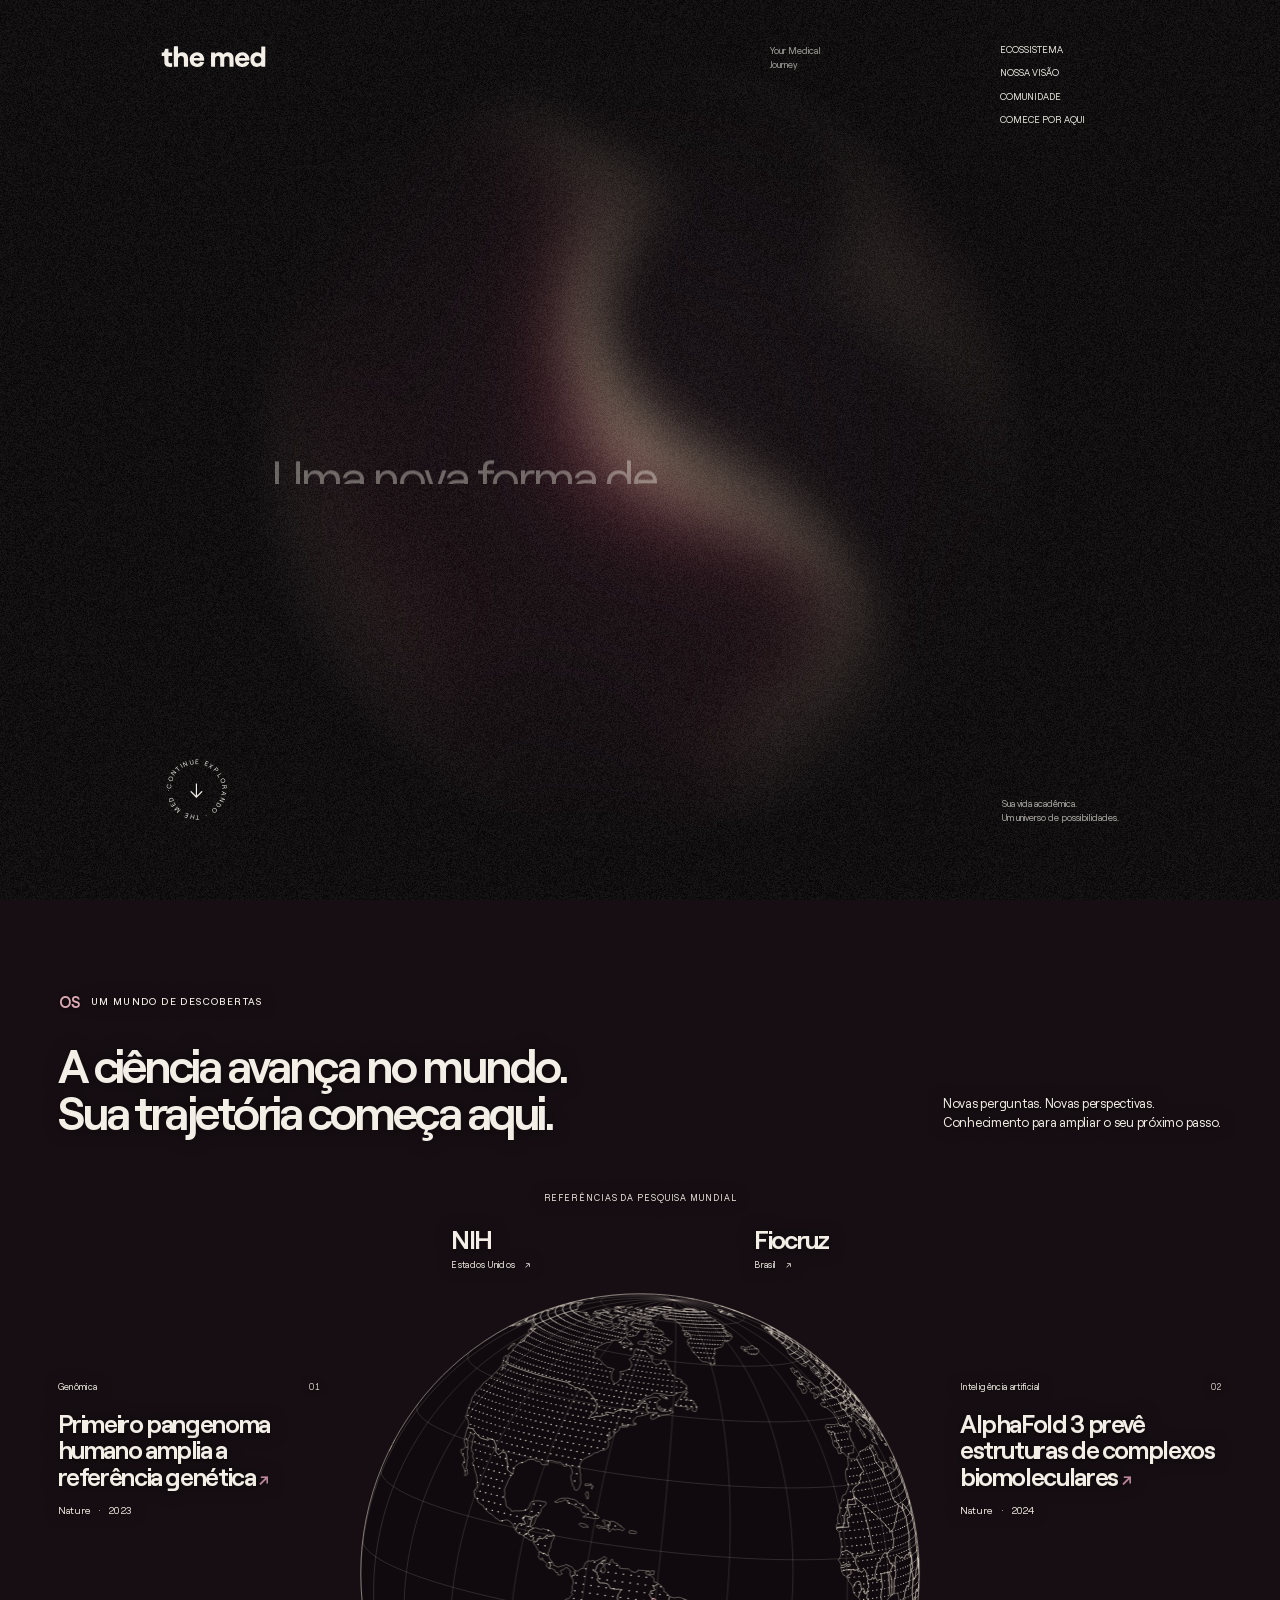
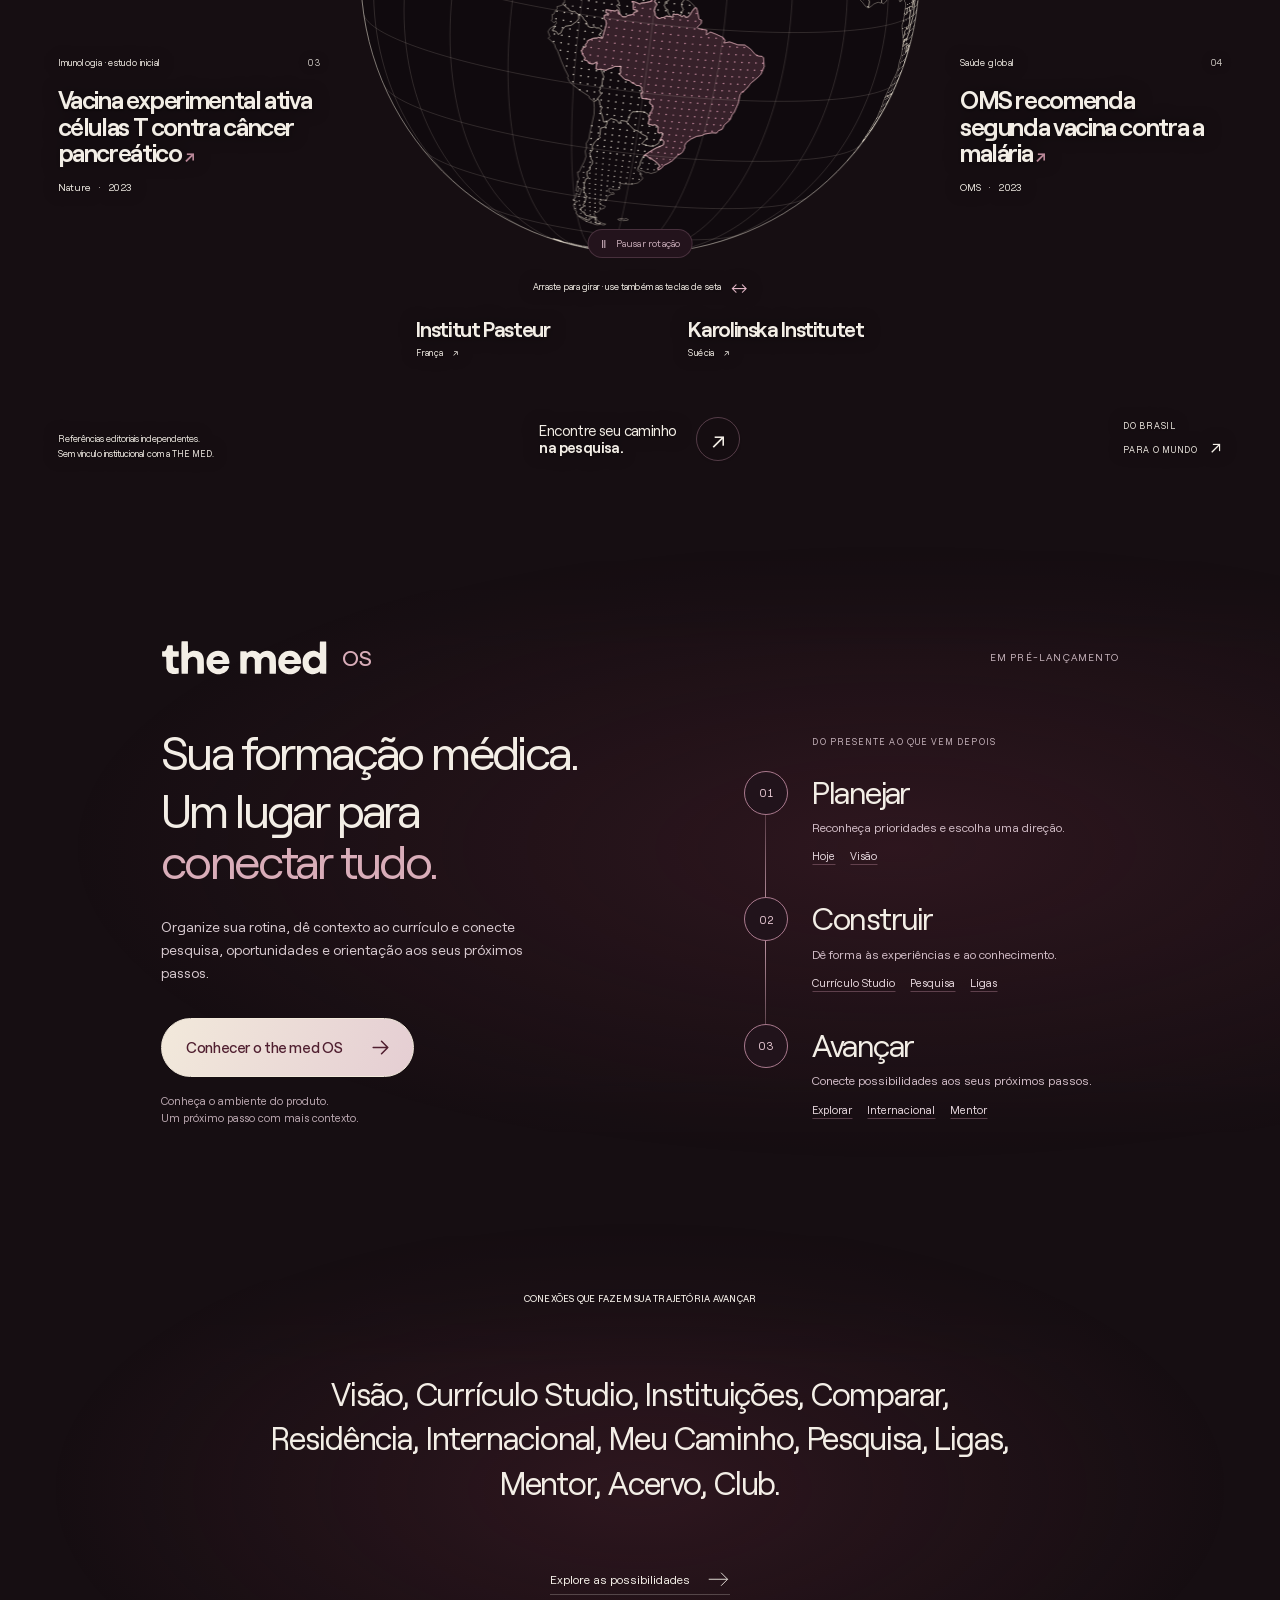
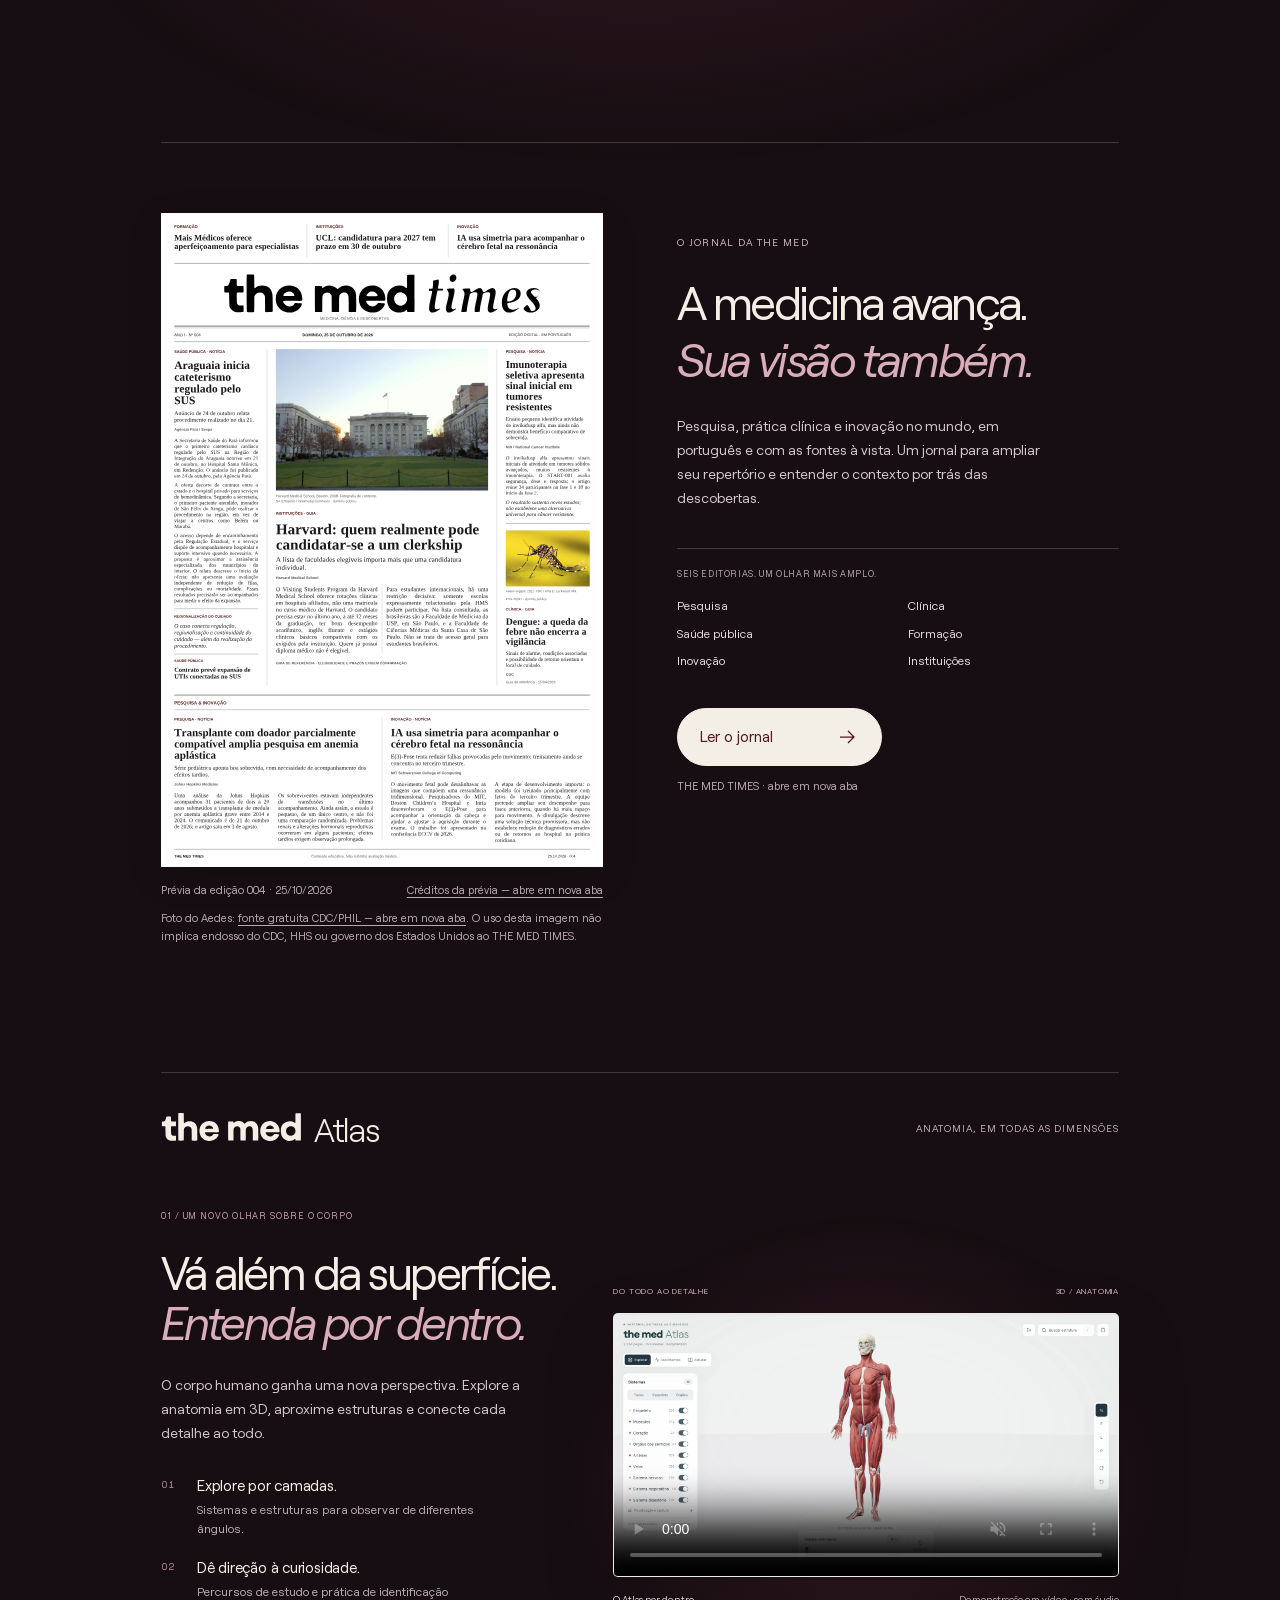
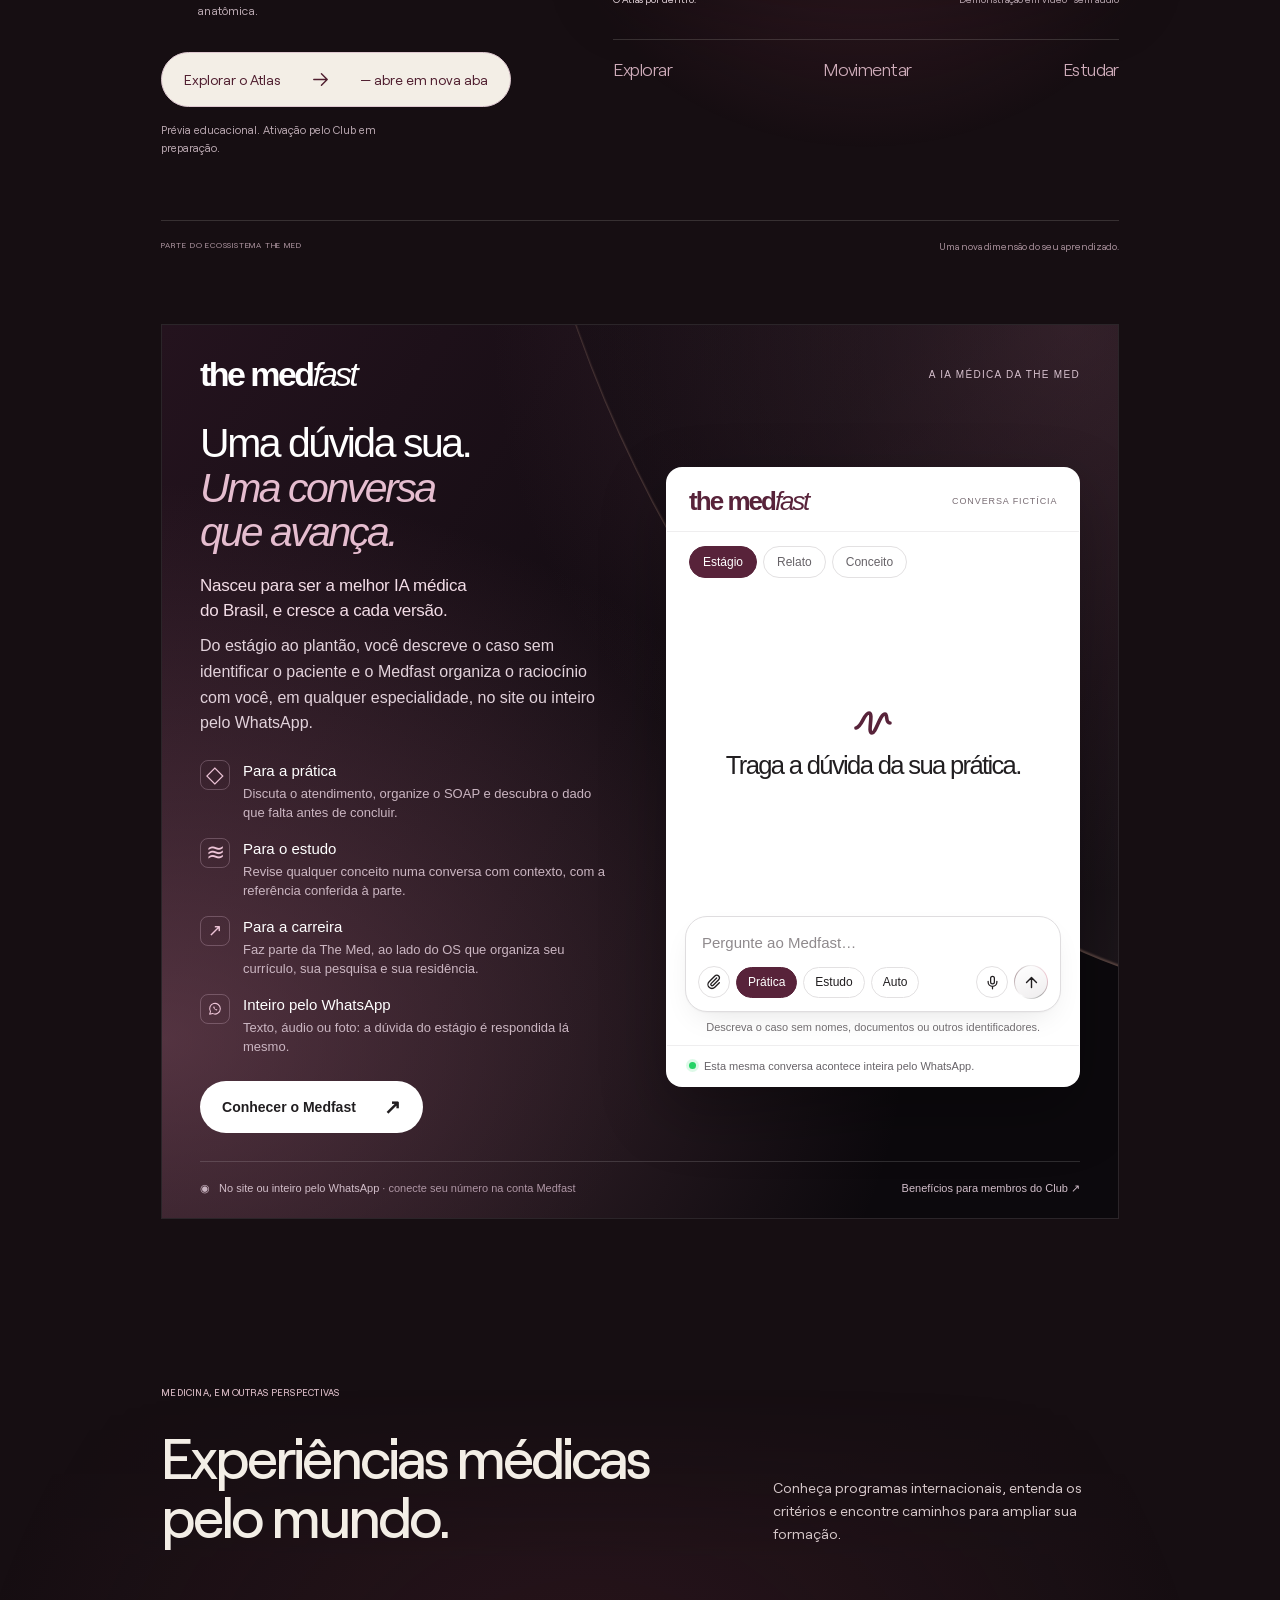
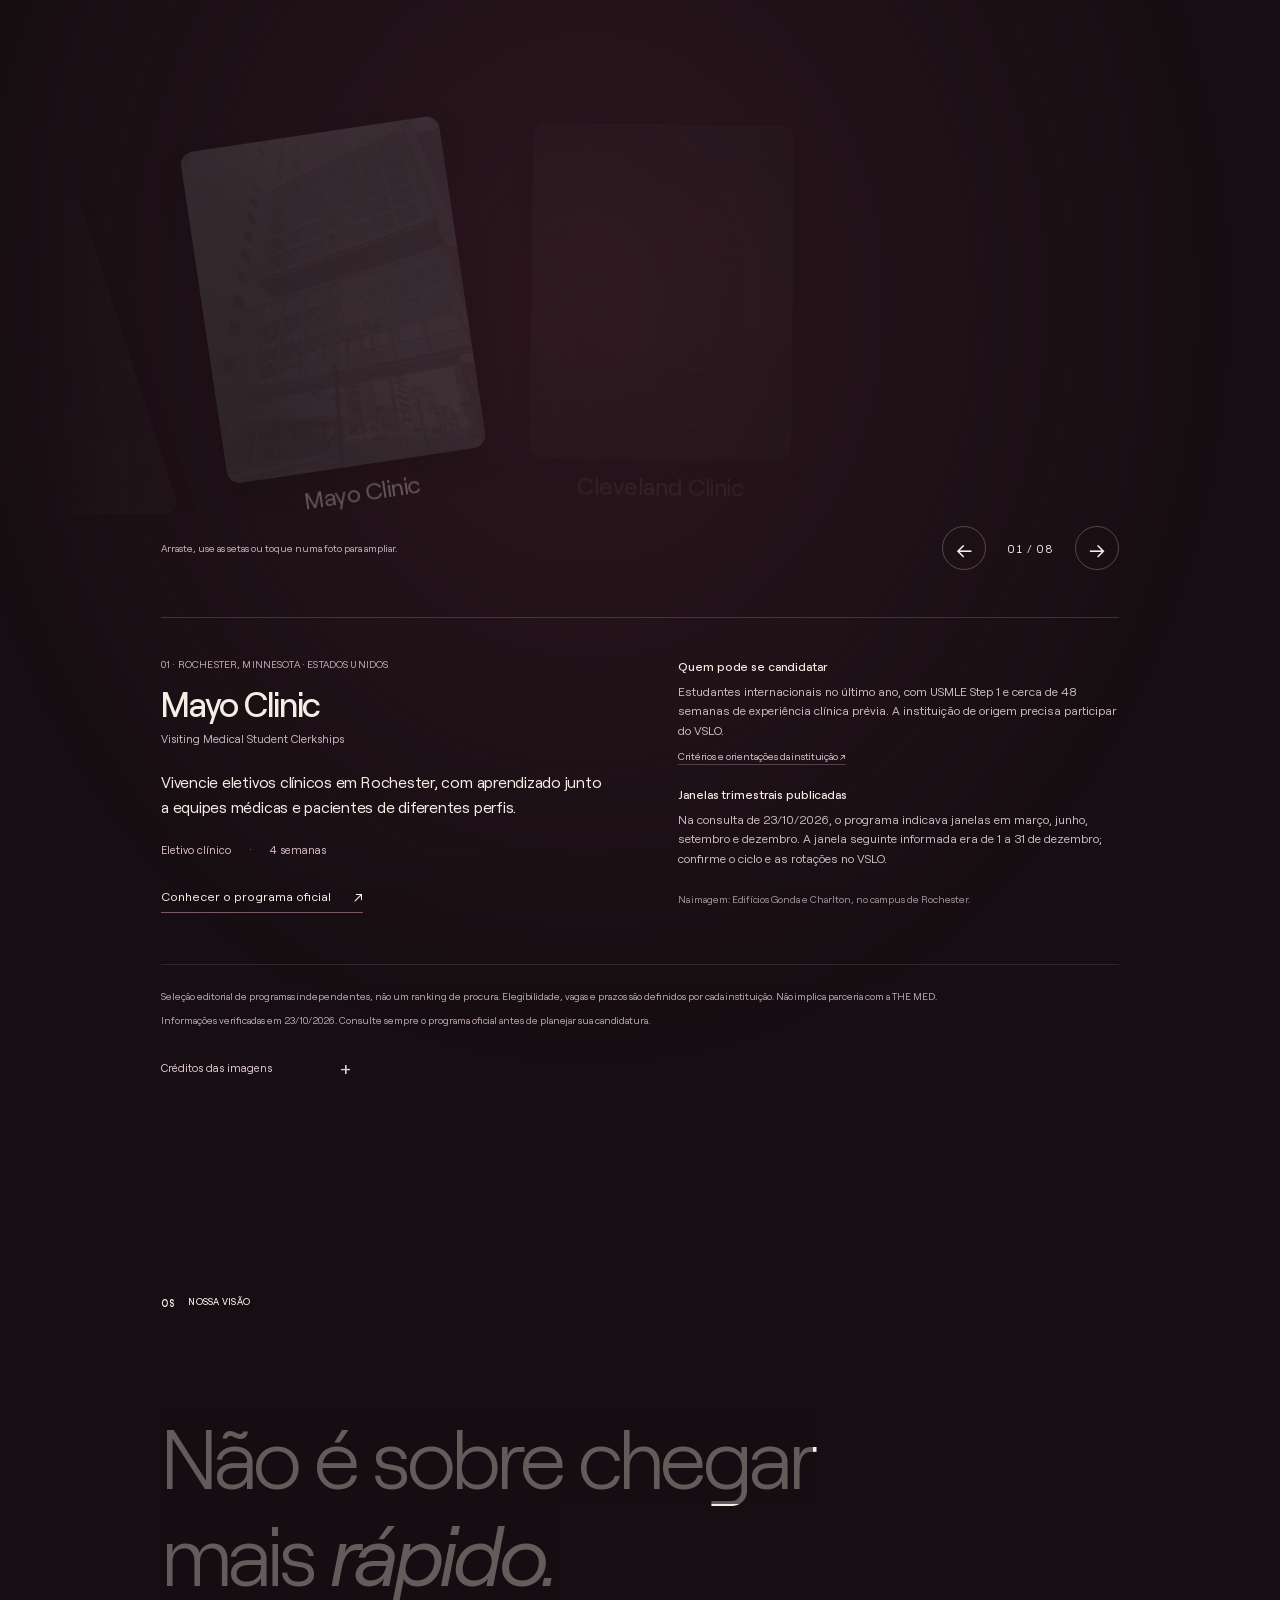
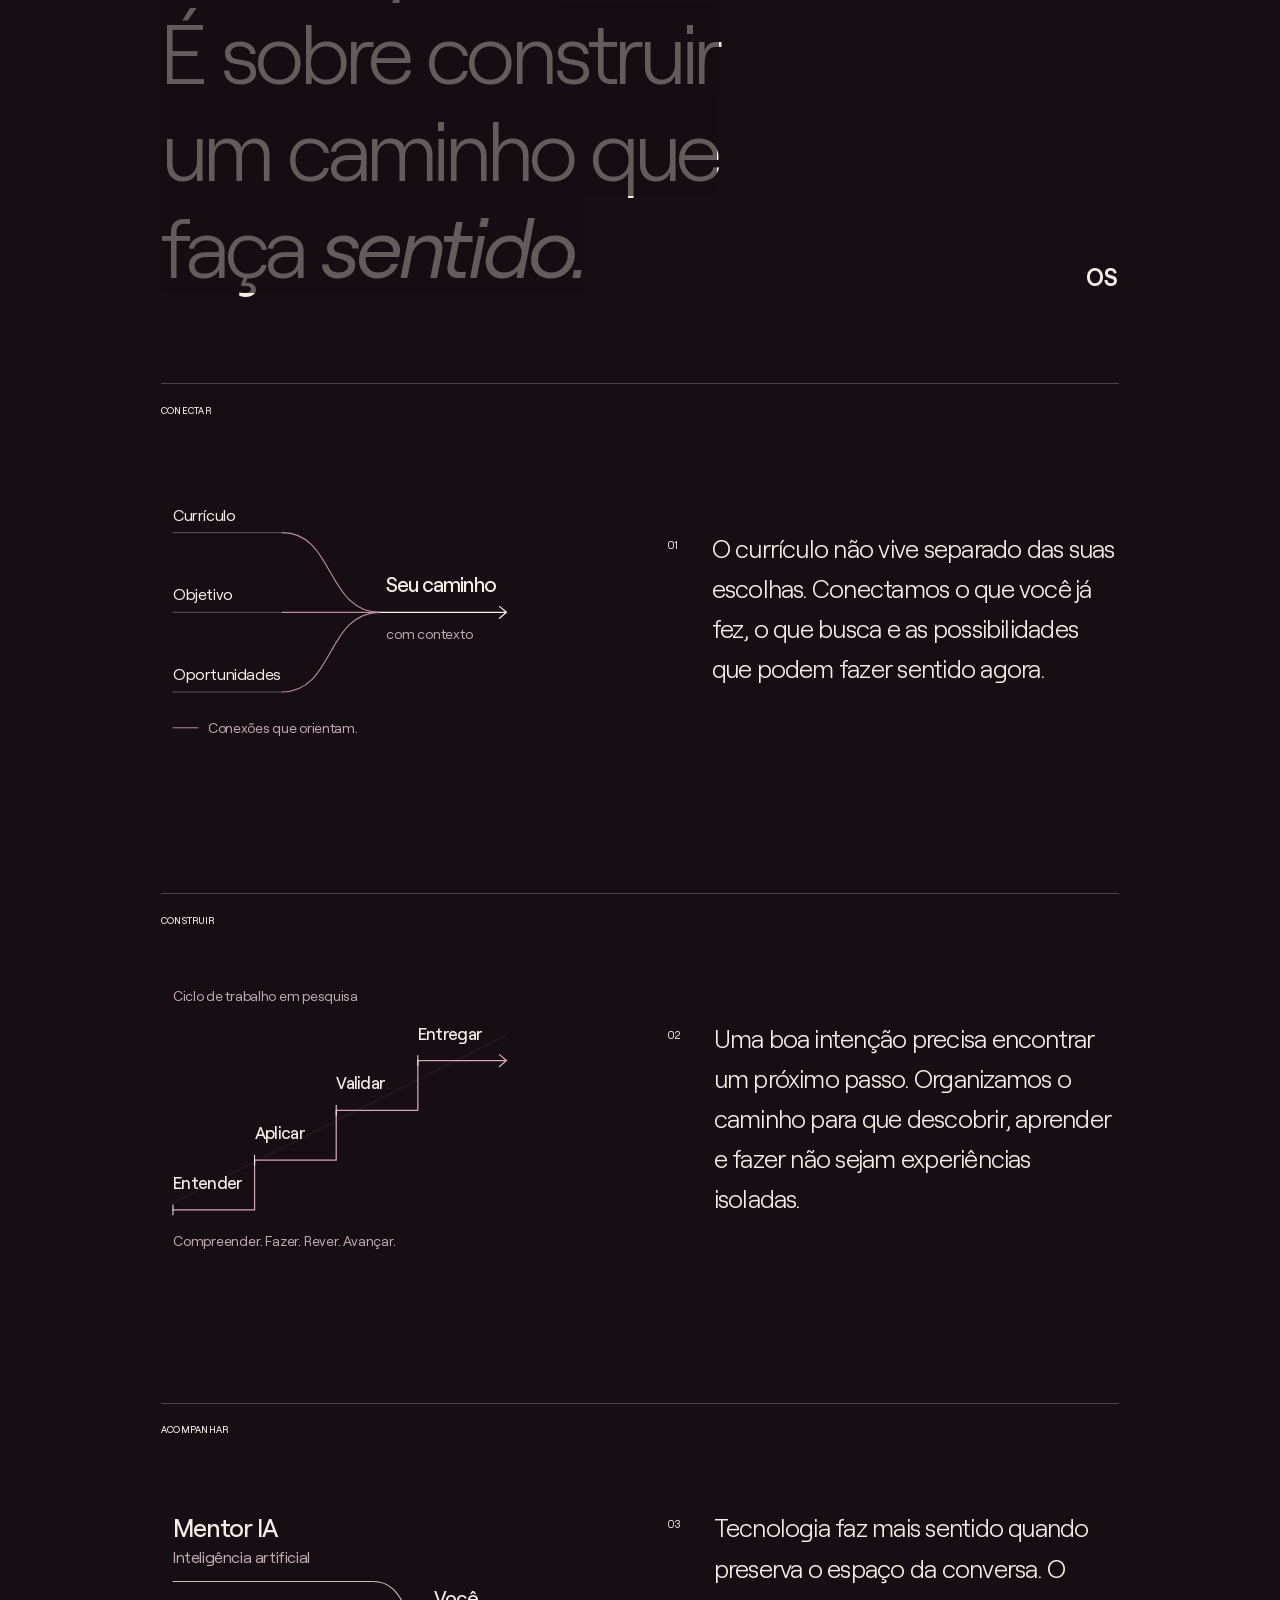
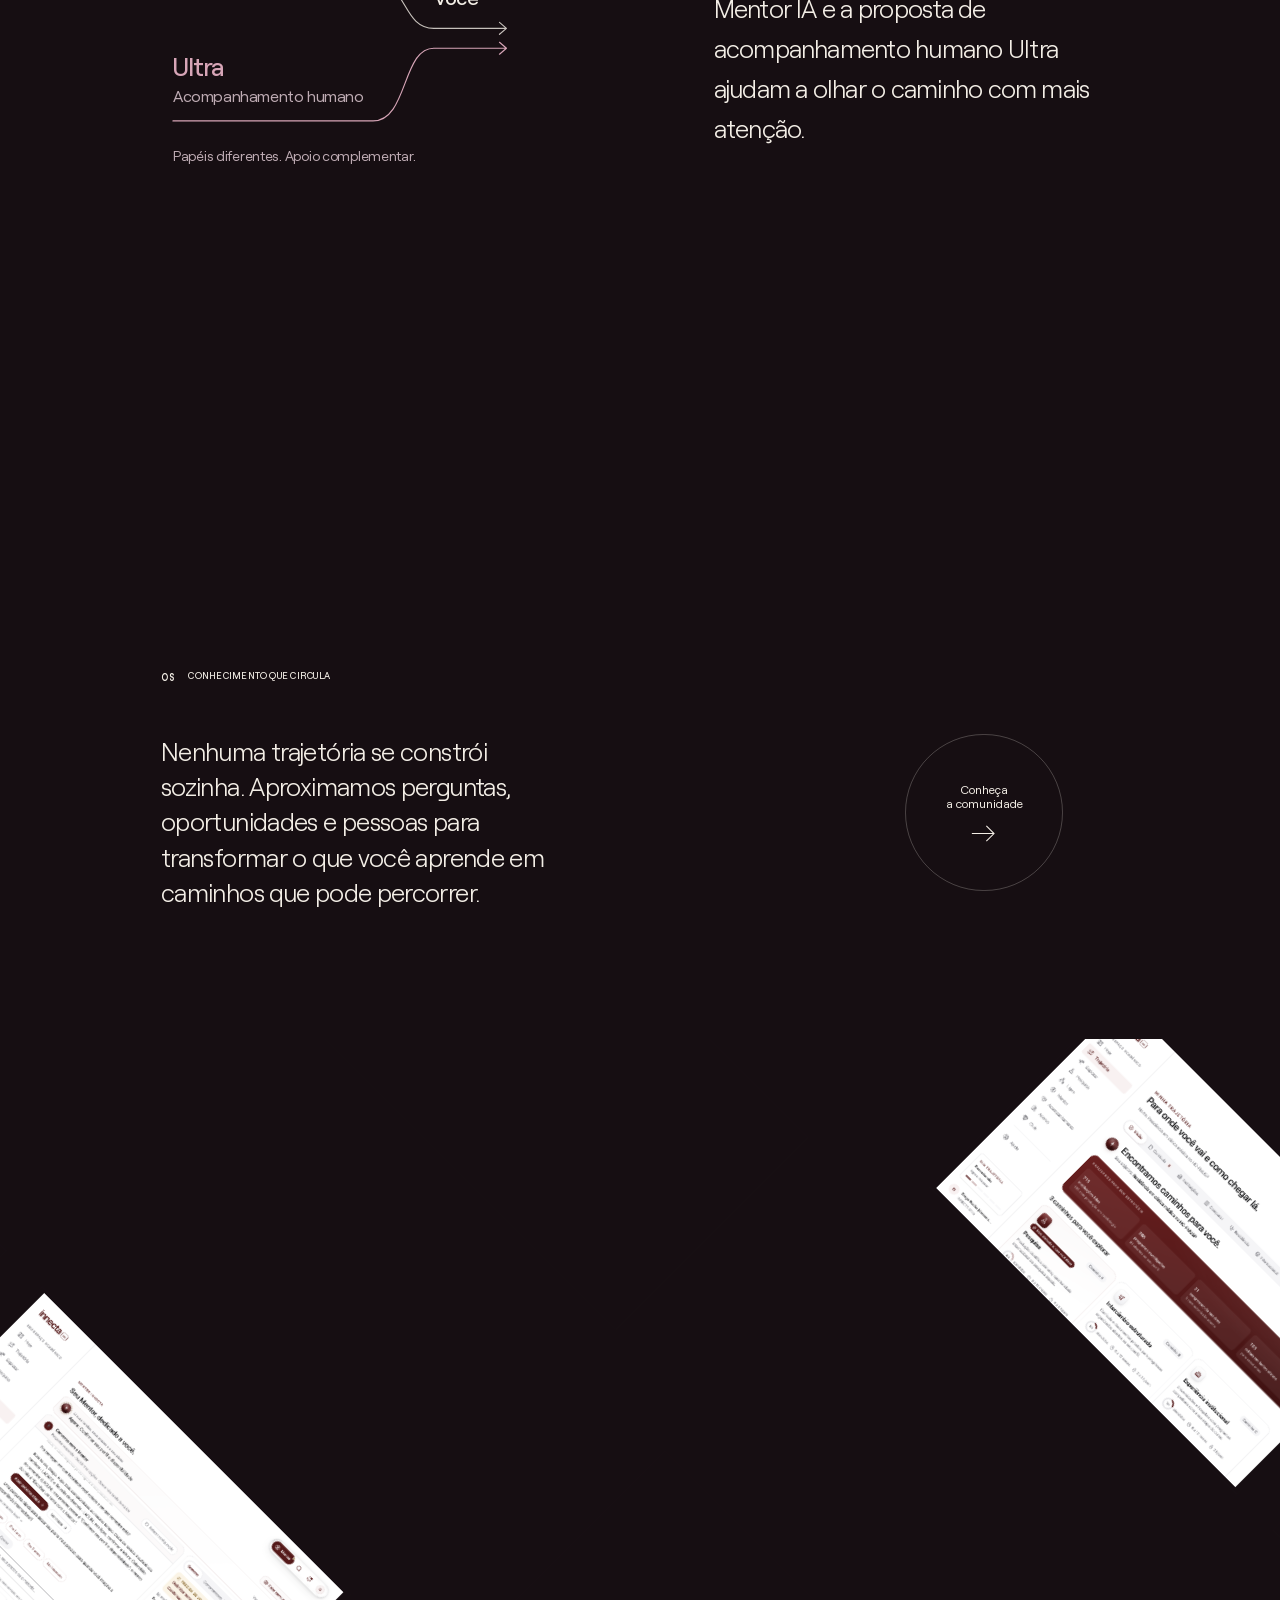
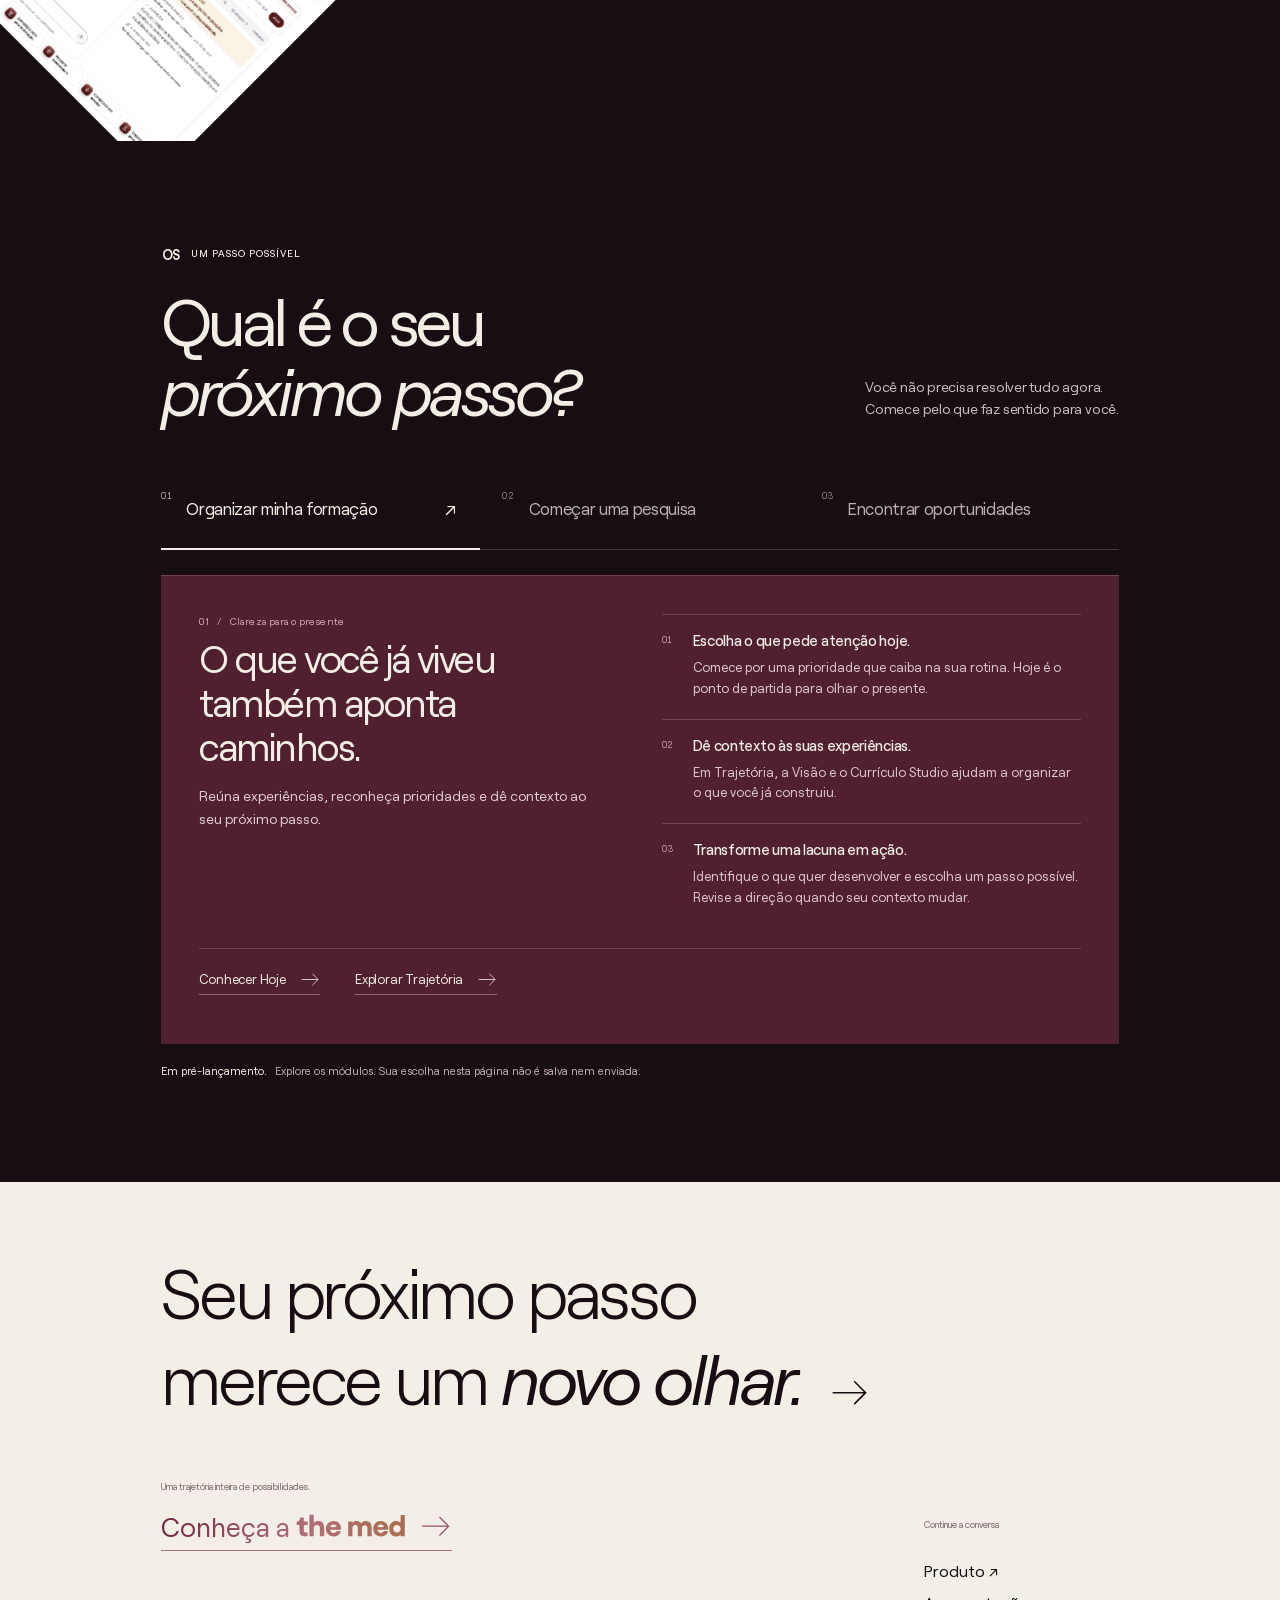
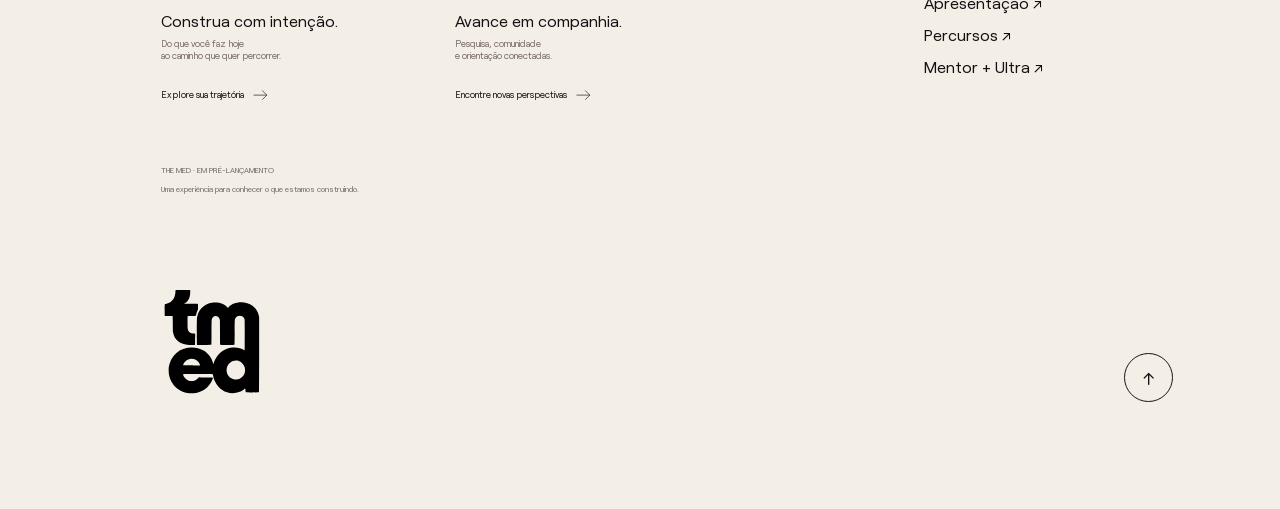
<file: index.html>
<!doctype html><html lang="pt-BR"><head><meta charset="utf-8"><meta name="viewport" content="width=device-width,initial-scale=1"><style data-home-intro-critical>html[data-home-intro="active"] #home .hero-sentence{opacity:0;visibility:hidden}html[data-home-intro="active"] #home .intro-greeting{display:block}html[data-home-intro="active"] .site-header{opacity:0;transform:translateY(-100%)}html[data-home-intro="active"] #home .scroll-seal{opacity:0}</style><script data-home-intro-bootstrap>(function bootstrapHomeIntro(win, doc) {
 if (win.__theMedHomeIntro) return win.__theMedHomeIntro;
 const root=doc.documentElement,now=()=>win.performance?.now?.()??Date.now();
 let resolveStarted;const whenStarted=new Promise(resolve=>{resolveStarted=resolve;});
 const state={bootAt:now(),startedAt:null,initialHash:win.location?.hash||'',whenStarted,ended:false,reason:'',timer:0,now,finish:null};
 win.__theMedHomeIntro=state;
 let media,originalRestoration,changedRestoration=false,originalURL='',suppressedURL='',hashSuppressed=false,navigationChanged=false;
 const markNavigation=()=>{navigationChanged=true;};
 const resetScroll=()=>{if(state.ended)return;const style=root.style,previous=style?.getPropertyValue?.('scroll-behavior')||'',priority=style?.getPropertyPriority?.('scroll-behavior')||'';try{style?.setProperty?.('scroll-behavior','auto','important');win.scrollTo({top:0,left:0,behavior:'auto'});}catch{try{win.scrollTo(0,0);}catch{}}finally{if(previous)style?.setProperty?.('scroll-behavior',previous,priority);else style?.removeProperty?.('scroll-behavior');}};
 const animationStart=event=>{if(state.ended||state.startedAt!==null||event.animationName!=='home-intro-enter')return;state.startedAt=now()-Math.max(0,Number(event.elapsedTime)||0)*1000;resolveStarted(state.startedAt);doc.removeEventListener?.('animationstart',animationStart);};
 const pageHide=()=>state.finish('pagehide');
 const motionChange=()=>{if(media?.matches)state.finish('reduced-motion');};
 state.finish=(reason='complete')=>{
  if(state.ended)return;state.ended=true;state.reason=reason;
  win.clearTimeout(state.timer);root.dataset.homeIntro='done';
  win.removeEventListener?.('pagehide',pageHide);doc.removeEventListener?.('DOMContentLoaded',resetScroll);doc.removeEventListener?.('animationstart',animationStart);if(state.startedAt===null)resolveStarted(null);media?.removeEventListener?.('change',motionChange);
  win.removeEventListener?.('hashchange',markNavigation);win.removeEventListener?.('popstate',markNavigation);
  if(hashSuppressed&&!navigationChanged&&win.location?.href===suppressedURL)try{win.history.replaceState(win.history.state,'',originalURL);}catch{}
  if(changedRestoration)try{win.history.scrollRestoration=originalRestoration;}catch{}
 };
 try {
  media=win.matchMedia?.('(prefers-reduced-motion: reduce)');
  if(media?.matches){state.finish('reduced-motion');return state;}
  root.dataset.homeIntro='active';
  // Native fragment navigation can run after DOMContentLoaded; suppress it before parsing.
  if(state.initialHash)try{originalURL=win.location.href;win.history.replaceState(win.history.state,'',originalURL.split('#')[0]);suppressedURL=win.location.href;hashSuppressed=!win.location.hash;if(hashSuppressed){win.addEventListener?.('hashchange',markNavigation);win.addEventListener?.('popstate',markNavigation);}}catch{}
  try{if(win.history&&'scrollRestoration'in win.history){originalRestoration=win.history.scrollRestoration;win.history.scrollRestoration='manual';changedRestoration=true;}}catch{}
  resetScroll();
  doc.addEventListener?.('animationstart',animationStart);doc.addEventListener?.('DOMContentLoaded',resetScroll,{once:true});win.addEventListener?.('pagehide',pageHide,{once:true});media?.addEventListener?.('change',motionChange);
  // Independent of modules, styles, fonts and WebGL: never strand a gated page.
  state.timer=win.setTimeout(()=>state.finish('watchdog'),8000);
 } catch {state.finish('bootstrap-error');}
 return state;
})(window,document);</script><meta name="theme-color" content="#160e12"><title>the med | Your Medical Journey</title><meta name="description" content="Um ecossistema para conectar sua trajetória acadêmica e médica. Explore planejamento, pesquisa, oportunidades, comunidade e orientação com a THE MED."><meta name="interny-build" content="interny-2026-11-04T13-31-24-750Z"><meta property="og:type" content="website"><meta property="og:title" content="the med | Your Medical Journey"><meta property="og:description" content="Uma nova perspectiva para sua trajetória acadêmica e médica. THE MED, em pré-lançamento."><meta name="twitter:card" content="summary_large_image"><link rel="icon" type="image/svg+xml" href="/assets/favicon.svg?v=symbol09-small-20261024"><link rel="preload" as="font" href="/assets/Roobert-Regular.woff2" type="font/woff2" crossorigin><link rel="modulepreload" href="/js/vendor/three-scene.js"><link rel="stylesheet" href="/css/main.css"><link rel="stylesheet" href="/css/pages.css"><link rel="stylesheet" href="/css/wordmark.css"><link rel="stylesheet" href="/css/video.css"><link rel="stylesheet" href="/css/home-intro.css"><link rel="stylesheet" href="/css/science-globe.css"><link rel="stylesheet" href="/css/principle-visuals.css"><link rel="stylesheet" href="/css/tiles.css"><link rel="stylesheet" href="/css/journey-guide.css"><link rel="stylesheet" href="/css/product-os.css"><link rel="stylesheet" href="/css/times-editorial.css"><link rel="stylesheet" href="/css/ecosystem-sections.css"><link rel="stylesheet" href="/css/medical-experiences.css"><link rel="stylesheet" href="/css/experience-gallery.css"><noscript><style>.hero .hero-fallback{opacity:1;visibility:visible}</style><style>.shared-artwork .hero-fallback{opacity:1;visibility:visible}.home-world .shared-artwork{height:100%}</style></noscript><link rel="stylesheet" href="/css/medfast.css">
</head><body data-page="home" data-build="interny-2026-11-04T13-31-24-750Z"><a class="skip-link" href="#main">Pular para o conteúdo</a><header class="site-header"><div class="container header-grid"><a class="brand" href="/" aria-label="THE MED | Your Medical Journey — início"><span class="brand-wordmark" aria-hidden="true"><svg class="wordmark-svg" viewBox="0 0 281 60" aria-hidden="true" focusable="false"><path fill="currentColor" fill-rule="evenodd" d="M 92.375 57.2666 C 83.6713 55.4367 77.9177 49.1018 76.9458 40.2787 C 75.5897 27.9682 84.2583 18.1786 96.5 18.1956 C 107.6089 18.2111 115.2335 25.8753 115.5419 37.3364 C 115.6448 41.1603 117.1304 40.8077 101.7057 40.6201 C 86.3369 40.4332 86.8411 40.3278 88.3749 43.4057 C 91.4996 49.6762 101.1127 50.6596 103.998 45.004 C 104.6318 43.7617 104.5041 43.7859 109.25 44.0076 C 111.5187 44.1136 113.4499 44.1545 113.5415 44.0984 C 113.6331 44.0423 114.013 44.1124 114.3858 44.2541 C 115.2601 44.5865 115.1454 45.5005 113.9058 48.0777 C 110.4172 55.3308 101.4236 59.1691 92.375 57.2666 Z M 103.954 32.9391 C 104.2841 30.0713 99.7967 26.8101 95.8613 27.0577 C 92.266 27.2839 88 30.4874 88 32.9612 C 88 33.7116 88.0683 33.7175 96.25 33.6696 L 103.875 33.625 L 103.954 32.9391 Z M 213.375 57.2696 C 204.0778 55.2726 198.4495 48.4554 198.0854 38.75 C 197.5735 25.1048 208.9958 15.7439 222.5105 18.7332 C 230.8862 20.5857 236.75 28.4621 236.75 37.86 C 236.75 40.8983 238.1442 40.6223 222.695 40.6419 C 215.3551 40.6512 209.2148 40.7423 209.0499 40.8442 C 208.566 41.1432 208.6992 41.9136 209.514 43.5277 C 212.6155 49.6718 220.706 50.5306 224.9228 45.1634 L 226.0779 43.6931 L 227.8515 43.8813 C 228.8269 43.9849 231.0312 44.1383 232.75 44.2223 C 236.2468 44.3932 236.5424 44.6098 235.6823 46.3714 C 235.4799 46.7859 234.9343 47.9078 234.4697 48.8646 C 231.287 55.4193 221.9959 59.1212 213.375 57.2696 Z M 224.9352 33.45 C 225.4841 32.9945 225.2777 31.9094 224.3917 30.5938 C 222.2189 27.3674 217.5353 26.1047 213.8807 27.7601 C 211.5165 28.8309 208.5192 32.4944 209.2685 33.3973 C 209.6466 33.8529 224.3899 33.9026 224.9352 33.45 Z M 252.4496 57.2404 C 243.7692 55.1059 239.1349 48.2822 239.1281 37.625 C 239.1237 30.8663 240.5404 27.1164 244.6062 23.125 C 250.2829 17.5521 260.5309 16.5591 266.0449 21.0477 C 267.192 21.9815 267.8388 22.2132 268.1034 21.7849 C 268.1765 21.6666 268.2466 17.471 268.2591 12.4613 C 268.2717 7.4516 268.3727 3.2059 268.4837 3.0264 C 268.7197 2.6445 278.6638 2.5638 279.0406 2.9406 C 279.2566 3.1566 279.357 56.7264 279.1418 56.9415 C 278.9002 57.1832 268.9508 57.0508 268.7027 56.8027 C 268.5617 56.6617 268.4304 55.9469 268.4107 55.2141 C 268.3654 53.5231 267.8965 53.3716 266.4747 54.5886 C 263.3129 57.295 257.2974 58.4324 252.4496 57.2404 Z M 261 47.3929 C 270.6585 45.322 271.0226 31.4761 261.493 28.6461 C 254.2921 26.5076 247.9145 33.058 249.8738 40.5801 C 251.2372 45.8145 255.6784 48.5339 261 47.3929 Z M 19.4055 57.2367 C 14.5995 56.431 11.131 53.591 9.7045 49.2935 C 9.1847 47.7274 9.1422 47.0529 9.0128 38.303 C 8.8959 30.3921 8.8182 28.9452 8.5 28.7444 C 8.2937 28.6142 6.8169 28.5059 5.2181 28.5038 C 1.4942 28.4989 1.7218 28.8348 1.8065 23.4671 L 1.875 19.125 L 4.1702 18.9973 C 6.672 18.8582 7.194 18.5837 8.2711 16.8408 C 8.9213 15.7888 10.2267 11.99 10.4182 10.5923 C 10.6546 8.868 10.9743 8.75 15.4102 8.75 C 20.5154 8.75 20 8.1866 20 13.768 C 20 19.5207 19.5171 19.0394 25.2311 18.9818 C 27.5512 18.9584 29.5734 19.0158 29.7248 19.1094 C 30.1254 19.357 30.1024 27.7976 29.7 28.2 C 29.4893 28.4107 28.0846 28.5 24.9806 28.5 C 21.4289 28.5 20.5023 28.571 20.2609 28.8618 C 19.7434 29.4855 20.0029 43.9022 20.5497 44.9004 C 21.7382 47.0701 23.1939 47.6133 27.4163 47.4627 L 29.875 47.375 L 29.943 51.9023 C 29.9945 55.3305 29.9338 56.4929 29.693 56.6902 C 28.9051 57.3357 22.1399 57.6952 19.4055 57.2367 Z M 34.9205 56.9437 C 34.3704 56.536 34.1617 3.0838 34.7077 2.426 C 35.0135 2.0574 44.9283 2.0783 45.2983 2.4483 C 45.4059 2.5559 45.5235 7.0257 45.5595 12.3811 C 45.6329 23.2874 45.6145 23.193 47.3389 21.5461 C 49.6073 19.3796 52.8898 18.25 56.9174 18.25 C 65.6075 18.25 70.7804 22.7988 72.1275 31.625 C 72.5191 34.1907 72.657 56.1089 72.2851 56.68 C 72.0629 57.0213 62.385 57.3398 61.7971 57.0252 C 61.3661 56.7945 61.3371 56.1591 61.2914 45.9527 C 61.2647 39.9975 61.1729 34.7313 61.0874 34.25 C 59.8433 27.252 49.5674 26.3467 46.3251 32.9493 L 45.625 34.375 L 45.5658 45.6009 C 45.5332 51.7752 45.4396 56.8939 45.3578 56.9759 C 45.0164 57.3181 35.3854 57.2884 34.9205 56.9437 Z M 158.9957 56.9498 C 158.543 56.782 158.52 56.2832 158.4491 45.0748 L 158.375 33.375 L 157.6975 32.0905 C 155.0339 27.0407 147.8799 27.3529 145.4509 32.625 C 144.8827 33.8583 144.8733 34.0284 144.75 45.375 L 144.625 56.875 L 139.5178 56.9428 C 136.7089 56.9801 134.3137 56.9137 134.1953 56.7953 C 133.8985 56.4985 133.796 19.2511 134.0915 19.0684 C 134.4962 18.8183 144.11 19.0157 144.375 19.2796 C 144.5125 19.4165 144.625 20.0536 144.625 20.6954 C 144.625 22.2299 145.2036 22.3825 146.4652 21.1808 C 151.121 16.7463 160.166 17.1698 165.0825 22.0525 C 166.7852 23.7435 167.1061 23.801 168.2246 22.6151 C 174.8442 15.5971 187.8515 17.0319 191.9934 25.237 C 194.0439 29.299 194.257 31.1915 194.2386 45.1809 C 194.2303 51.5367 194.1384 56.7894 194.0345 56.8537 C 193.762 57.0221 183.514 57.0973 183.3487 56.9321 C 183.2726 56.856 183.222 51.9182 183.2361 45.9593 C 183.2641 34.2028 183.1826 33.3214 181.8767 31.2526 C 179.7462 27.8778 174.2851 27.6514 171.2481 30.812 C 169.3289 32.8093 169.25 33.4053 169.25 45.9092 C 169.25 54.8491 169.1898 56.7888 168.9089 56.8966 C 168.38 57.0995 159.5278 57.1471 158.9957 56.9498 Z"/></svg></span></a><span class="header-caption" lang="en">Your Medical<br>Journey</span><nav class="desktop-nav" aria-label="Navegação principal"><a href="/#works">Ecossistema</a><a href="/#manifesto">Nossa visão</a><a href="/comunidade/">Comunidade</a><a href="/#contact">Comece por aqui</a></nav><button class="menu-toggle" aria-expanded="false" aria-controls="mobile-menu" aria-label="Abrir menu"><span></span><span></span></button></div></header><div class="mobile-menu" id="mobile-menu" hidden><div class="menu-glow"></div><nav aria-label="Menu móvel"><a href="/#works">Ecossistema</a><a href="/#manifesto">Nossa visão</a><a href="/comunidade/">Comunidade</a><a href="/percursos/">Percursos</a><a href="/#contact">Comece por aqui</a></nav><a class="menu-product" href="https://innectaos.vercel.app/" target="_blank" rel="noopener">Conheça o produto <svg viewBox="0 0 30 20" fill="none" aria-hidden="true"><path d="M1 10h26M18 1l9 9-9 9" stroke="currentColor" stroke-width="1.25"/></svg></a><p>Medicina. Pesquisa. Possibilidades.</p></div><main id="main" data-scroll-container tabindex="-1"><div class="home-world" data-shared-scene><div class="shared-artwork" data-shared-artwork data-render-mode="pending" aria-hidden="true"><div class="hero-fallback" aria-hidden="true"><div class="fallback-field"></div><div class="fallback-lens"></div></div><canvas class="hero-canvas" id="lens-artwork" aria-hidden="true"></canvas></div><section class="hero" id="home"><div class="container hero-inner"><h1 class="hero-sentence"><span class="hero-copy-layer" data-hero-current><span class="hero-line"><span data-hero-prefix>Uma nova forma de</span></span> <span class="hero-line"><i data-hero-word>conectar seu futuro.</i></span></span></h1><a class="scroll-seal" href="#works" aria-label="Explore a THE MED"><svg viewBox="0 0 100 100" aria-hidden="true"><defs><path id="seal-path" d="M50,50 m-36,0 a36,36 0 1,1 72,0 a36,36 0 1,1 -72,0"/></defs><text><textPath href="#seal-path" textLength="225">CONTINUE EXPLORANDO · THE MED · </textPath></text></svg><span>↓</span></a><p class="hero-caption">Sua vida acadêmica.<br>Um universo de possibilidades.</p></div><div class="intro-greeting" aria-hidden="true"><span>Olá.</span><span>Bem-vindo à <i class="intro-brand-mark"><svg class="wordmark-svg" viewBox="0 0 281 60" aria-hidden="true" focusable="false"><path fill="currentColor" fill-rule="evenodd" d="M 92.375 57.2666 C 83.6713 55.4367 77.9177 49.1018 76.9458 40.2787 C 75.5897 27.9682 84.2583 18.1786 96.5 18.1956 C 107.6089 18.2111 115.2335 25.8753 115.5419 37.3364 C 115.6448 41.1603 117.1304 40.8077 101.7057 40.6201 C 86.3369 40.4332 86.8411 40.3278 88.3749 43.4057 C 91.4996 49.6762 101.1127 50.6596 103.998 45.004 C 104.6318 43.7617 104.5041 43.7859 109.25 44.0076 C 111.5187 44.1136 113.4499 44.1545 113.5415 44.0984 C 113.6331 44.0423 114.013 44.1124 114.3858 44.2541 C 115.2601 44.5865 115.1454 45.5005 113.9058 48.0777 C 110.4172 55.3308 101.4236 59.1691 92.375 57.2666 Z M 103.954 32.9391 C 104.2841 30.0713 99.7967 26.8101 95.8613 27.0577 C 92.266 27.2839 88 30.4874 88 32.9612 C 88 33.7116 88.0683 33.7175 96.25 33.6696 L 103.875 33.625 L 103.954 32.9391 Z M 213.375 57.2696 C 204.0778 55.2726 198.4495 48.4554 198.0854 38.75 C 197.5735 25.1048 208.9958 15.7439 222.5105 18.7332 C 230.8862 20.5857 236.75 28.4621 236.75 37.86 C 236.75 40.8983 238.1442 40.6223 222.695 40.6419 C 215.3551 40.6512 209.2148 40.7423 209.0499 40.8442 C 208.566 41.1432 208.6992 41.9136 209.514 43.5277 C 212.6155 49.6718 220.706 50.5306 224.9228 45.1634 L 226.0779 43.6931 L 227.8515 43.8813 C 228.8269 43.9849 231.0312 44.1383 232.75 44.2223 C 236.2468 44.3932 236.5424 44.6098 235.6823 46.3714 C 235.4799 46.7859 234.9343 47.9078 234.4697 48.8646 C 231.287 55.4193 221.9959 59.1212 213.375 57.2696 Z M 224.9352 33.45 C 225.4841 32.9945 225.2777 31.9094 224.3917 30.5938 C 222.2189 27.3674 217.5353 26.1047 213.8807 27.7601 C 211.5165 28.8309 208.5192 32.4944 209.2685 33.3973 C 209.6466 33.8529 224.3899 33.9026 224.9352 33.45 Z M 252.4496 57.2404 C 243.7692 55.1059 239.1349 48.2822 239.1281 37.625 C 239.1237 30.8663 240.5404 27.1164 244.6062 23.125 C 250.2829 17.5521 260.5309 16.5591 266.0449 21.0477 C 267.192 21.9815 267.8388 22.2132 268.1034 21.7849 C 268.1765 21.6666 268.2466 17.471 268.2591 12.4613 C 268.2717 7.4516 268.3727 3.2059 268.4837 3.0264 C 268.7197 2.6445 278.6638 2.5638 279.0406 2.9406 C 279.2566 3.1566 279.357 56.7264 279.1418 56.9415 C 278.9002 57.1832 268.9508 57.0508 268.7027 56.8027 C 268.5617 56.6617 268.4304 55.9469 268.4107 55.2141 C 268.3654 53.5231 267.8965 53.3716 266.4747 54.5886 C 263.3129 57.295 257.2974 58.4324 252.4496 57.2404 Z M 261 47.3929 C 270.6585 45.322 271.0226 31.4761 261.493 28.6461 C 254.2921 26.5076 247.9145 33.058 249.8738 40.5801 C 251.2372 45.8145 255.6784 48.5339 261 47.3929 Z M 19.4055 57.2367 C 14.5995 56.431 11.131 53.591 9.7045 49.2935 C 9.1847 47.7274 9.1422 47.0529 9.0128 38.303 C 8.8959 30.3921 8.8182 28.9452 8.5 28.7444 C 8.2937 28.6142 6.8169 28.5059 5.2181 28.5038 C 1.4942 28.4989 1.7218 28.8348 1.8065 23.4671 L 1.875 19.125 L 4.1702 18.9973 C 6.672 18.8582 7.194 18.5837 8.2711 16.8408 C 8.9213 15.7888 10.2267 11.99 10.4182 10.5923 C 10.6546 8.868 10.9743 8.75 15.4102 8.75 C 20.5154 8.75 20 8.1866 20 13.768 C 20 19.5207 19.5171 19.0394 25.2311 18.9818 C 27.5512 18.9584 29.5734 19.0158 29.7248 19.1094 C 30.1254 19.357 30.1024 27.7976 29.7 28.2 C 29.4893 28.4107 28.0846 28.5 24.9806 28.5 C 21.4289 28.5 20.5023 28.571 20.2609 28.8618 C 19.7434 29.4855 20.0029 43.9022 20.5497 44.9004 C 21.7382 47.0701 23.1939 47.6133 27.4163 47.4627 L 29.875 47.375 L 29.943 51.9023 C 29.9945 55.3305 29.9338 56.4929 29.693 56.6902 C 28.9051 57.3357 22.1399 57.6952 19.4055 57.2367 Z M 34.9205 56.9437 C 34.3704 56.536 34.1617 3.0838 34.7077 2.426 C 35.0135 2.0574 44.9283 2.0783 45.2983 2.4483 C 45.4059 2.5559 45.5235 7.0257 45.5595 12.3811 C 45.6329 23.2874 45.6145 23.193 47.3389 21.5461 C 49.6073 19.3796 52.8898 18.25 56.9174 18.25 C 65.6075 18.25 70.7804 22.7988 72.1275 31.625 C 72.5191 34.1907 72.657 56.1089 72.2851 56.68 C 72.0629 57.0213 62.385 57.3398 61.7971 57.0252 C 61.3661 56.7945 61.3371 56.1591 61.2914 45.9527 C 61.2647 39.9975 61.1729 34.7313 61.0874 34.25 C 59.8433 27.252 49.5674 26.3467 46.3251 32.9493 L 45.625 34.375 L 45.5658 45.6009 C 45.5332 51.7752 45.4396 56.8939 45.3578 56.9759 C 45.0164 57.3181 35.3854 57.2884 34.9205 56.9437 Z M 158.9957 56.9498 C 158.543 56.782 158.52 56.2832 158.4491 45.0748 L 158.375 33.375 L 157.6975 32.0905 C 155.0339 27.0407 147.8799 27.3529 145.4509 32.625 C 144.8827 33.8583 144.8733 34.0284 144.75 45.375 L 144.625 56.875 L 139.5178 56.9428 C 136.7089 56.9801 134.3137 56.9137 134.1953 56.7953 C 133.8985 56.4985 133.796 19.2511 134.0915 19.0684 C 134.4962 18.8183 144.11 19.0157 144.375 19.2796 C 144.5125 19.4165 144.625 20.0536 144.625 20.6954 C 144.625 22.2299 145.2036 22.3825 146.4652 21.1808 C 151.121 16.7463 160.166 17.1698 165.0825 22.0525 C 166.7852 23.7435 167.1061 23.801 168.2246 22.6151 C 174.8442 15.5971 187.8515 17.0319 191.9934 25.237 C 194.0439 29.299 194.257 31.1915 194.2386 45.1809 C 194.2303 51.5367 194.1384 56.7894 194.0345 56.8537 C 193.762 57.0221 183.514 57.0973 183.3487 56.9321 C 183.2726 56.856 183.222 51.9182 183.2361 45.9593 C 183.2641 34.2028 183.1826 33.3214 181.8767 31.2526 C 179.7462 27.8778 174.2851 27.6514 171.2481 30.812 C 169.3289 32.8093 169.25 33.4053 169.25 45.9092 C 169.25 54.8491 169.1898 56.7888 168.9089 56.8966 C 168.38 57.0995 159.5278 57.1471 158.9957 56.9498 Z"/></svg></i></span></div></section><section class="science-section" id="science" aria-labelledby="science-title"><div class="science-heading"><p class="science-kicker"><svg class="science-spark" viewBox="0 0 32 32" fill="none" aria-hidden="true"><text x="16" y="16" text-anchor="middle" dominant-baseline="central" fill="currentColor" font-family="Roobert,Geist,Arial,sans-serif" font-size="24" font-weight="550" letter-spacing="0" textLength="30" lengthAdjust="spacingAndGlyphs">OS</text></svg> UM MUNDO DE DESCOBERTAS</p><h2 id="science-title">A ciência avança no mundo.<br><span>Sua trajetória começa aqui.</span></h2><p class="science-intro">Novas perguntas. Novas perspectivas.<br> Conhecimento para ampliar o seu próximo passo.</p></div><div class="science-composition"><div class="science-side science-side--left"><article class="science-reading science-reading--pangenome"><p class="science-reading-meta"><span>Genômica</span><span>01</span></p><a href="https://doi.org/10.1038/s41586-023-05896-x" target="_blank" rel="noopener noreferrer" aria-label="Primeiro pangenoma humano amplia a referência genética — Nature, 2023. Abrir fonte"><h3>Primeiro pangenoma humano amplia a referência genética<span class="science-link-arrow" aria-hidden="true">↗</span></h3><span class="science-reading-source">Nature <span>·</span> 2023 <span class="science-source-action">Ler fonte ↗</span></span></a></article><article class="science-reading science-reading--vaccine"><p class="science-reading-meta"><span>Imunologia · estudo inicial</span><span>03</span></p><a href="https://www.nature.com/articles/s41586-023-06063-y" target="_blank" rel="noopener noreferrer" aria-label="Vacina experimental ativa células T contra câncer pancreático — Nature, 2023. Abrir fonte"><h3>Vacina experimental ativa células T contra câncer pancreático<span class="science-link-arrow" aria-hidden="true">↗</span></h3><span class="science-reading-source">Nature <span>·</span> 2023 <span class="science-source-action">Ler fonte ↗</span></span></a></article></div><figure class="science-center"><figcaption class="science-reference-label">Referências da pesquisa mundial</figcaption><div class="science-institution-row science-institution-row--top"><a class="science-institution" href="https://www.nih.gov/about-nih" target="_blank" rel="noopener noreferrer"><span>NIH</span><small>Estados Unidos <b aria-hidden="true">↗</b></small></a><a class="science-institution" href="https://portal.fiocruz.br/" target="_blank" rel="noopener noreferrer"><span>Fiocruz</span><small>Brasil <b aria-hidden="true">↗</b></small></a></div><div class="science-sphere" data-science-globe><img data-globe-fallback src="/assets/science-globe/fallback.svg" alt="Globo pontilhado com o Brasil destacado em rosa" width="800" height="800" loading="lazy"><canvas data-globe-canvas aria-hidden="true"></canvas><button class="science-globe-toggle" data-globe-toggle type="button" aria-label="Pausar rotação do globo" aria-pressed="false" hidden><span data-globe-toggle-icon aria-hidden="true">Ⅱ</span><span data-globe-toggle-text>Pausar rotação</span></button></div><p class="science-globe-hint" id="science-globe-hint"><span class="science-hint-pointer">Arraste para girar · use também as teclas de seta</span><span class="science-hint-touch">Deslize na horizontal para girar</span><span aria-hidden="true">↔</span></p><div class="science-institution-row science-institution-row--bottom"><a class="science-institution" href="https://www.pasteur.fr/en" target="_blank" rel="noopener noreferrer"><span>Institut Pasteur</span><small>França <b aria-hidden="true">↗</b></small></a><a class="science-institution" href="https://ki.se/en" target="_blank" rel="noopener noreferrer"><span>Karolinska Institutet</span><small>Suécia <b aria-hidden="true">↗</b></small></a></div></figure><div class="science-side science-side--right"><article class="science-reading science-reading--alphafold"><p class="science-reading-meta"><span>Inteligência artificial</span><span>02</span></p><a href="https://www.nature.com/articles/s41586-024-07487-w" target="_blank" rel="noopener noreferrer" aria-label="AlphaFold 3 prevê estruturas de complexos biomoleculares — Nature, 2024. Abrir fonte"><h3>AlphaFold 3 prevê estruturas de complexos biomoleculares<span class="science-link-arrow" aria-hidden="true">↗</span></h3><span class="science-reading-source">Nature <span>·</span> 2024 <span class="science-source-action">Ler fonte ↗</span></span></a></article><article class="science-reading science-reading--malaria"><p class="science-reading-meta"><span>Saúde global</span><span>04</span></p><a href="https://www.who.int/news/item/02-10-2023-who-recommends-r21-matrix-m-vaccine-for-malaria-prevention-in-updated-advice-on-immunization" target="_blank" rel="noopener noreferrer" aria-label="OMS recomenda segunda vacina contra a malária — OMS, 2023. Abrir fonte"><h3>OMS recomenda segunda vacina contra a malária<span class="science-link-arrow" aria-hidden="true">↗</span></h3><span class="science-reading-source">OMS <span>·</span> 2023 <span class="science-source-action">Ler fonte ↗</span></span></a></article></div></div><div class="science-foot"><p>Referências editoriais independentes.<br>Sem vínculo institucional com a THE MED.</p><a href="/modulos/pesquisa/" class="science-cta"><span>Encontre seu caminho<br><strong>na pesquisa.</strong></span><span class="science-cta-arrow" aria-hidden="true">↗</span></a><span class="science-coordinate" aria-hidden="true">DO BRASIL<br>PARA O MUNDO <span>↗</span></span></div></section></div><div class="container home-content"><section id="product-os" class="product-os" aria-labelledby="product-os-title"><header class="product-os-topline"><div class="product-os-brand" role="img" aria-label="the med OS"><span class="product-os-wordmark" aria-hidden="true"><svg class="wordmark-svg" viewBox="0 0 281 60" aria-hidden="true" focusable="false"><path fill="currentColor" fill-rule="evenodd" d="M 92.375 57.2666 C 83.6713 55.4367 77.9177 49.1018 76.9458 40.2787 C 75.5897 27.9682 84.2583 18.1786 96.5 18.1956 C 107.6089 18.2111 115.2335 25.8753 115.5419 37.3364 C 115.6448 41.1603 117.1304 40.8077 101.7057 40.6201 C 86.3369 40.4332 86.8411 40.3278 88.3749 43.4057 C 91.4996 49.6762 101.1127 50.6596 103.998 45.004 C 104.6318 43.7617 104.5041 43.7859 109.25 44.0076 C 111.5187 44.1136 113.4499 44.1545 113.5415 44.0984 C 113.6331 44.0423 114.013 44.1124 114.3858 44.2541 C 115.2601 44.5865 115.1454 45.5005 113.9058 48.0777 C 110.4172 55.3308 101.4236 59.1691 92.375 57.2666 Z M 103.954 32.9391 C 104.2841 30.0713 99.7967 26.8101 95.8613 27.0577 C 92.266 27.2839 88 30.4874 88 32.9612 C 88 33.7116 88.0683 33.7175 96.25 33.6696 L 103.875 33.625 L 103.954 32.9391 Z M 213.375 57.2696 C 204.0778 55.2726 198.4495 48.4554 198.0854 38.75 C 197.5735 25.1048 208.9958 15.7439 222.5105 18.7332 C 230.8862 20.5857 236.75 28.4621 236.75 37.86 C 236.75 40.8983 238.1442 40.6223 222.695 40.6419 C 215.3551 40.6512 209.2148 40.7423 209.0499 40.8442 C 208.566 41.1432 208.6992 41.9136 209.514 43.5277 C 212.6155 49.6718 220.706 50.5306 224.9228 45.1634 L 226.0779 43.6931 L 227.8515 43.8813 C 228.8269 43.9849 231.0312 44.1383 232.75 44.2223 C 236.2468 44.3932 236.5424 44.6098 235.6823 46.3714 C 235.4799 46.7859 234.9343 47.9078 234.4697 48.8646 C 231.287 55.4193 221.9959 59.1212 213.375 57.2696 Z M 224.9352 33.45 C 225.4841 32.9945 225.2777 31.9094 224.3917 30.5938 C 222.2189 27.3674 217.5353 26.1047 213.8807 27.7601 C 211.5165 28.8309 208.5192 32.4944 209.2685 33.3973 C 209.6466 33.8529 224.3899 33.9026 224.9352 33.45 Z M 252.4496 57.2404 C 243.7692 55.1059 239.1349 48.2822 239.1281 37.625 C 239.1237 30.8663 240.5404 27.1164 244.6062 23.125 C 250.2829 17.5521 260.5309 16.5591 266.0449 21.0477 C 267.192 21.9815 267.8388 22.2132 268.1034 21.7849 C 268.1765 21.6666 268.2466 17.471 268.2591 12.4613 C 268.2717 7.4516 268.3727 3.2059 268.4837 3.0264 C 268.7197 2.6445 278.6638 2.5638 279.0406 2.9406 C 279.2566 3.1566 279.357 56.7264 279.1418 56.9415 C 278.9002 57.1832 268.9508 57.0508 268.7027 56.8027 C 268.5617 56.6617 268.4304 55.9469 268.4107 55.2141 C 268.3654 53.5231 267.8965 53.3716 266.4747 54.5886 C 263.3129 57.295 257.2974 58.4324 252.4496 57.2404 Z M 261 47.3929 C 270.6585 45.322 271.0226 31.4761 261.493 28.6461 C 254.2921 26.5076 247.9145 33.058 249.8738 40.5801 C 251.2372 45.8145 255.6784 48.5339 261 47.3929 Z M 19.4055 57.2367 C 14.5995 56.431 11.131 53.591 9.7045 49.2935 C 9.1847 47.7274 9.1422 47.0529 9.0128 38.303 C 8.8959 30.3921 8.8182 28.9452 8.5 28.7444 C 8.2937 28.6142 6.8169 28.5059 5.2181 28.5038 C 1.4942 28.4989 1.7218 28.8348 1.8065 23.4671 L 1.875 19.125 L 4.1702 18.9973 C 6.672 18.8582 7.194 18.5837 8.2711 16.8408 C 8.9213 15.7888 10.2267 11.99 10.4182 10.5923 C 10.6546 8.868 10.9743 8.75 15.4102 8.75 C 20.5154 8.75 20 8.1866 20 13.768 C 20 19.5207 19.5171 19.0394 25.2311 18.9818 C 27.5512 18.9584 29.5734 19.0158 29.7248 19.1094 C 30.1254 19.357 30.1024 27.7976 29.7 28.2 C 29.4893 28.4107 28.0846 28.5 24.9806 28.5 C 21.4289 28.5 20.5023 28.571 20.2609 28.8618 C 19.7434 29.4855 20.0029 43.9022 20.5497 44.9004 C 21.7382 47.0701 23.1939 47.6133 27.4163 47.4627 L 29.875 47.375 L 29.943 51.9023 C 29.9945 55.3305 29.9338 56.4929 29.693 56.6902 C 28.9051 57.3357 22.1399 57.6952 19.4055 57.2367 Z M 34.9205 56.9437 C 34.3704 56.536 34.1617 3.0838 34.7077 2.426 C 35.0135 2.0574 44.9283 2.0783 45.2983 2.4483 C 45.4059 2.5559 45.5235 7.0257 45.5595 12.3811 C 45.6329 23.2874 45.6145 23.193 47.3389 21.5461 C 49.6073 19.3796 52.8898 18.25 56.9174 18.25 C 65.6075 18.25 70.7804 22.7988 72.1275 31.625 C 72.5191 34.1907 72.657 56.1089 72.2851 56.68 C 72.0629 57.0213 62.385 57.3398 61.7971 57.0252 C 61.3661 56.7945 61.3371 56.1591 61.2914 45.9527 C 61.2647 39.9975 61.1729 34.7313 61.0874 34.25 C 59.8433 27.252 49.5674 26.3467 46.3251 32.9493 L 45.625 34.375 L 45.5658 45.6009 C 45.5332 51.7752 45.4396 56.8939 45.3578 56.9759 C 45.0164 57.3181 35.3854 57.2884 34.9205 56.9437 Z M 158.9957 56.9498 C 158.543 56.782 158.52 56.2832 158.4491 45.0748 L 158.375 33.375 L 157.6975 32.0905 C 155.0339 27.0407 147.8799 27.3529 145.4509 32.625 C 144.8827 33.8583 144.8733 34.0284 144.75 45.375 L 144.625 56.875 L 139.5178 56.9428 C 136.7089 56.9801 134.3137 56.9137 134.1953 56.7953 C 133.8985 56.4985 133.796 19.2511 134.0915 19.0684 C 134.4962 18.8183 144.11 19.0157 144.375 19.2796 C 144.5125 19.4165 144.625 20.0536 144.625 20.6954 C 144.625 22.2299 145.2036 22.3825 146.4652 21.1808 C 151.121 16.7463 160.166 17.1698 165.0825 22.0525 C 166.7852 23.7435 167.1061 23.801 168.2246 22.6151 C 174.8442 15.5971 187.8515 17.0319 191.9934 25.237 C 194.0439 29.299 194.257 31.1915 194.2386 45.1809 C 194.2303 51.5367 194.1384 56.7894 194.0345 56.8537 C 193.762 57.0221 183.514 57.0973 183.3487 56.9321 C 183.2726 56.856 183.222 51.9182 183.2361 45.9593 C 183.2641 34.2028 183.1826 33.3214 181.8767 31.2526 C 179.7462 27.8778 174.2851 27.6514 171.2481 30.812 C 169.3289 32.8093 169.25 33.4053 169.25 45.9092 C 169.25 54.8491 169.1898 56.7888 168.9089 56.8966 C 168.38 57.0995 159.5278 57.1471 158.9957 56.9498 Z"/></svg></span><span class="product-os-suffix" aria-hidden="true">OS</span></div><p class="product-os-status">EM PRÉ-LANÇAMENTO</p></header><div class="product-os-composition"><div class="product-os-copy reveal"><h2 id="product-os-title"><span>Sua formação médica.</span><span>Um lugar para <em>conectar tudo.</em></span></h2><p class="product-os-description">Organize sua rotina, dê contexto ao currículo e conecte pesquisa, oportunidades e orientação aos seus próximos passos.</p><a class="product-os-button" href="https://themed-os.vercel.app/" target="_blank" rel="noopener noreferrer" aria-label="Conhecer o the med OS — abrir o produto em nova aba"><span>Conhecer o the med OS</span><svg viewBox="0 0 24 24" fill="none" aria-hidden="true"><path d="M5 12h14m-6-6 6 6-6 6" stroke="currentColor" stroke-width="1.5" stroke-linecap="round" stroke-linejoin="round"/></svg></a><p class="product-os-note">Conheça o ambiente do produto.<span>Um próximo passo com mais contexto.</span></p></div><div class="product-os-path reveal"><p class="product-os-path-label">DO PRESENTE AO QUE VEM DEPOIS</p><ol class="product-os-flow" aria-label="Três movimentos conectados na sua formação"><li><span class="product-os-node" aria-hidden="true">01</span><div><h3>Planejar</h3><p>Reconheça prioridades e escolha uma direção.</p><nav aria-label="Módulos para planejar"><a href="/modulos/hoje/">Hoje</a><a href="/modulos/trajetoria/">Visão</a></nav></div></li><li><span class="product-os-node" aria-hidden="true">02</span><div><h3>Construir</h3><p>Dê forma às experiências e ao conhecimento.</p><nav aria-label="Módulos para construir"><a href="/modulos/trajetoria/">Currículo Studio</a><a href="/modulos/pesquisa/">Pesquisa</a><a href="/modulos/ligas/">Ligas</a></nav></div></li><li><span class="product-os-node" aria-hidden="true">03</span><div><h3>Avançar</h3><p>Conecte possibilidades aos seus próximos passos.</p><nav aria-label="Módulos para avançar"><a href="/modulos/explorar/">Explorar</a><a href="/modulos/trajetoria/">Internacional</a><a href="/modulos/mentor/">Mentor</a></nav></div></li></ol></div></div></section><section id="partners"><span id="works" class="legacy-anchor" aria-hidden="true"></span><h2 class="eyebrow reveal">CONEXÕES QUE FAZEM SUA TRAJETÓRIA AVANÇAR</h2><p class="capability-words reveal"><span>Visão</span> <span>Currículo Studio</span> <span>Instituições</span> <span>Comparar</span> <span>Residência</span> <span>Internacional</span> <span>Meu Caminho</span> <span>Pesquisa</span> <span>Ligas</span> <span>Mentor</span> <span>Acervo</span> <span>Club</span></p><a class="text-link reveal" href="/modulos/trajetoria/">Explore as possibilidades <svg viewBox="0 0 30 20" fill="none" aria-hidden="true"><path d="M1 10h26M18 1l9 9-9 9" stroke="currentColor" stroke-width="1.25"/></svg></a></section><section id="the-med-times" class="times-editorial" aria-labelledby="times-editorial-title"><div class="times-editorial-composition"><figure class="times-editorial-paper" data-times-preview-edition="004" data-times-preview-date="2026-10-25"><a class="times-editorial-paper-link" href="https://themedtimes.vercel.app/" target="_blank" rel="noopener noreferrer" aria-label="Abrir o THE MED TIMES para leitura completa em nova aba. Prévia da edição 004, de 25 de outubro de 2026."><img class="times-editorial-frontpage" src="/assets/the-med-times-frontpage-004.svg" width="1000" height="1480" alt="THE MED TIMES: capa completa da edição 004, de 25 de outubro de 2026, com manchetes, colunas e fotografias de contexto." loading="lazy" decoding="async"></a><figcaption class="times-editorial-paper-caption"><span>Prévia da edição 004 · 25/10/2026</span><a class="times-editorial-credits" href="/assets/the-med-times-frontpage-004-credits.txt" target="_blank" rel="noopener noreferrer">Créditos da prévia<span class="sr-only"> — abre em nova aba</span></a><p class="times-editorial-photo-notice">Foto do Aedes: <a href="https://wwwn.cdc.gov/phil/Details.aspx?pid=26041" target="_blank" rel="noopener noreferrer">fonte gratuita CDC/PHIL<span class="sr-only"> — abre em nova aba</span></a>. O uso desta imagem não implica endosso do CDC, HHS ou governo dos Estados Unidos ao THE MED TIMES.</p></figcaption></figure><div class="times-editorial-copy"><p class="times-editorial-eyebrow">O jornal da THE MED</p><h2 id="times-editorial-title"><span>A medicina avança.</span><em>Sua visão também.</em></h2><p class="times-editorial-description">Pesquisa, prática clínica e inovação no mundo, em português e com as fontes à vista. Um jornal para ampliar seu repertório e entender o contexto por trás das descobertas.</p><div class="times-editorial-desk"><p class="times-editorial-desk-label">Seis editorias. Um olhar mais amplo.</p><ul class="times-editorial-sections" aria-label="Editorias do THE MED TIMES"><li>Pesquisa</li><li>Clínica</li><li>Saúde pública</li><li>Formação</li><li>Inovação</li><li>Instituições</li></ul></div><div class="times-editorial-action" data-times-availability="available"><a class="times-editorial-button" href="https://themedtimes.vercel.app/" target="_blank" rel="noopener noreferrer" aria-describedby="times-editorial-access"><span>Ler o jornal</span><svg viewBox="0 0 24 24" fill="none" aria-hidden="true"><path d="M5 12h14m-6-6 6 6-6 6" stroke="currentColor" stroke-width="1.25"/></svg></a><p class="times-editorial-access" id="times-editorial-access">THE MED TIMES · abre em nova aba</p></div></div></div></section><section id="the-med-atlas" class="eco-section eco-atlas" aria-labelledby="eco-atlas-title">
 <header class="eco-topline"><div class="eco-brand" role="img" aria-label="the med Atlas"><span class="eco-wordmark" aria-hidden="true"><svg class="wordmark-svg" viewBox="0 0 281 60" aria-hidden="true" focusable="false"><path fill="currentColor" fill-rule="evenodd" d="M 92.375 57.2666 C 83.6713 55.4367 77.9177 49.1018 76.9458 40.2787 C 75.5897 27.9682 84.2583 18.1786 96.5 18.1956 C 107.6089 18.2111 115.2335 25.8753 115.5419 37.3364 C 115.6448 41.1603 117.1304 40.8077 101.7057 40.6201 C 86.3369 40.4332 86.8411 40.3278 88.3749 43.4057 C 91.4996 49.6762 101.1127 50.6596 103.998 45.004 C 104.6318 43.7617 104.5041 43.7859 109.25 44.0076 C 111.5187 44.1136 113.4499 44.1545 113.5415 44.0984 C 113.6331 44.0423 114.013 44.1124 114.3858 44.2541 C 115.2601 44.5865 115.1454 45.5005 113.9058 48.0777 C 110.4172 55.3308 101.4236 59.1691 92.375 57.2666 Z M 103.954 32.9391 C 104.2841 30.0713 99.7967 26.8101 95.8613 27.0577 C 92.266 27.2839 88 30.4874 88 32.9612 C 88 33.7116 88.0683 33.7175 96.25 33.6696 L 103.875 33.625 L 103.954 32.9391 Z M 213.375 57.2696 C 204.0778 55.2726 198.4495 48.4554 198.0854 38.75 C 197.5735 25.1048 208.9958 15.7439 222.5105 18.7332 C 230.8862 20.5857 236.75 28.4621 236.75 37.86 C 236.75 40.8983 238.1442 40.6223 222.695 40.6419 C 215.3551 40.6512 209.2148 40.7423 209.0499 40.8442 C 208.566 41.1432 208.6992 41.9136 209.514 43.5277 C 212.6155 49.6718 220.706 50.5306 224.9228 45.1634 L 226.0779 43.6931 L 227.8515 43.8813 C 228.8269 43.9849 231.0312 44.1383 232.75 44.2223 C 236.2468 44.3932 236.5424 44.6098 235.6823 46.3714 C 235.4799 46.7859 234.9343 47.9078 234.4697 48.8646 C 231.287 55.4193 221.9959 59.1212 213.375 57.2696 Z M 224.9352 33.45 C 225.4841 32.9945 225.2777 31.9094 224.3917 30.5938 C 222.2189 27.3674 217.5353 26.1047 213.8807 27.7601 C 211.5165 28.8309 208.5192 32.4944 209.2685 33.3973 C 209.6466 33.8529 224.3899 33.9026 224.9352 33.45 Z M 252.4496 57.2404 C 243.7692 55.1059 239.1349 48.2822 239.1281 37.625 C 239.1237 30.8663 240.5404 27.1164 244.6062 23.125 C 250.2829 17.5521 260.5309 16.5591 266.0449 21.0477 C 267.192 21.9815 267.8388 22.2132 268.1034 21.7849 C 268.1765 21.6666 268.2466 17.471 268.2591 12.4613 C 268.2717 7.4516 268.3727 3.2059 268.4837 3.0264 C 268.7197 2.6445 278.6638 2.5638 279.0406 2.9406 C 279.2566 3.1566 279.357 56.7264 279.1418 56.9415 C 278.9002 57.1832 268.9508 57.0508 268.7027 56.8027 C 268.5617 56.6617 268.4304 55.9469 268.4107 55.2141 C 268.3654 53.5231 267.8965 53.3716 266.4747 54.5886 C 263.3129 57.295 257.2974 58.4324 252.4496 57.2404 Z M 261 47.3929 C 270.6585 45.322 271.0226 31.4761 261.493 28.6461 C 254.2921 26.5076 247.9145 33.058 249.8738 40.5801 C 251.2372 45.8145 255.6784 48.5339 261 47.3929 Z M 19.4055 57.2367 C 14.5995 56.431 11.131 53.591 9.7045 49.2935 C 9.1847 47.7274 9.1422 47.0529 9.0128 38.303 C 8.8959 30.3921 8.8182 28.9452 8.5 28.7444 C 8.2937 28.6142 6.8169 28.5059 5.2181 28.5038 C 1.4942 28.4989 1.7218 28.8348 1.8065 23.4671 L 1.875 19.125 L 4.1702 18.9973 C 6.672 18.8582 7.194 18.5837 8.2711 16.8408 C 8.9213 15.7888 10.2267 11.99 10.4182 10.5923 C 10.6546 8.868 10.9743 8.75 15.4102 8.75 C 20.5154 8.75 20 8.1866 20 13.768 C 20 19.5207 19.5171 19.0394 25.2311 18.9818 C 27.5512 18.9584 29.5734 19.0158 29.7248 19.1094 C 30.1254 19.357 30.1024 27.7976 29.7 28.2 C 29.4893 28.4107 28.0846 28.5 24.9806 28.5 C 21.4289 28.5 20.5023 28.571 20.2609 28.8618 C 19.7434 29.4855 20.0029 43.9022 20.5497 44.9004 C 21.7382 47.0701 23.1939 47.6133 27.4163 47.4627 L 29.875 47.375 L 29.943 51.9023 C 29.9945 55.3305 29.9338 56.4929 29.693 56.6902 C 28.9051 57.3357 22.1399 57.6952 19.4055 57.2367 Z M 34.9205 56.9437 C 34.3704 56.536 34.1617 3.0838 34.7077 2.426 C 35.0135 2.0574 44.9283 2.0783 45.2983 2.4483 C 45.4059 2.5559 45.5235 7.0257 45.5595 12.3811 C 45.6329 23.2874 45.6145 23.193 47.3389 21.5461 C 49.6073 19.3796 52.8898 18.25 56.9174 18.25 C 65.6075 18.25 70.7804 22.7988 72.1275 31.625 C 72.5191 34.1907 72.657 56.1089 72.2851 56.68 C 72.0629 57.0213 62.385 57.3398 61.7971 57.0252 C 61.3661 56.7945 61.3371 56.1591 61.2914 45.9527 C 61.2647 39.9975 61.1729 34.7313 61.0874 34.25 C 59.8433 27.252 49.5674 26.3467 46.3251 32.9493 L 45.625 34.375 L 45.5658 45.6009 C 45.5332 51.7752 45.4396 56.8939 45.3578 56.9759 C 45.0164 57.3181 35.3854 57.2884 34.9205 56.9437 Z M 158.9957 56.9498 C 158.543 56.782 158.52 56.2832 158.4491 45.0748 L 158.375 33.375 L 157.6975 32.0905 C 155.0339 27.0407 147.8799 27.3529 145.4509 32.625 C 144.8827 33.8583 144.8733 34.0284 144.75 45.375 L 144.625 56.875 L 139.5178 56.9428 C 136.7089 56.9801 134.3137 56.9137 134.1953 56.7953 C 133.8985 56.4985 133.796 19.2511 134.0915 19.0684 C 134.4962 18.8183 144.11 19.0157 144.375 19.2796 C 144.5125 19.4165 144.625 20.0536 144.625 20.6954 C 144.625 22.2299 145.2036 22.3825 146.4652 21.1808 C 151.121 16.7463 160.166 17.1698 165.0825 22.0525 C 166.7852 23.7435 167.1061 23.801 168.2246 22.6151 C 174.8442 15.5971 187.8515 17.0319 191.9934 25.237 C 194.0439 29.299 194.257 31.1915 194.2386 45.1809 C 194.2303 51.5367 194.1384 56.7894 194.0345 56.8537 C 193.762 57.0221 183.514 57.0973 183.3487 56.9321 C 183.2726 56.856 183.222 51.9182 183.2361 45.9593 C 183.2641 34.2028 183.1826 33.3214 181.8767 31.2526 C 179.7462 27.8778 174.2851 27.6514 171.2481 30.812 C 169.3289 32.8093 169.25 33.4053 169.25 45.9092 C 169.25 54.8491 169.1898 56.7888 168.9089 56.8966 C 168.38 57.0995 159.5278 57.1471 158.9957 56.9498 Z"/></svg></span><span class="eco-suffix" aria-hidden="true">Atlas</span></div><p class="eco-kicker">ANATOMIA, EM TODAS AS DIMENSÕES</p></header>
 <div class="eco-grid">
  <div class="eco-copy"><p class="eco-overline">01 / UM NOVO OLHAR SOBRE O CORPO</p><h2 id="eco-atlas-title">Vá além da superfície.<br><i>Entenda por dentro.</i></h2><p class="eco-description">O corpo humano ganha uma nova perspectiva. Explore a anatomia em 3D, aproxime estruturas e conecte cada detalhe ao todo.</p>
   <ul class="eco-features"><li><span>01</span><div><h3>Explore por camadas.</h3><p>Sistemas e estruturas para observar de diferentes ângulos.</p></div></li><li><span>02</span><div><h3>Dê direção à curiosidade.</h3><p>Percursos de estudo e prática de identificação anatômica.</p></div></li></ul>
   <a class="eco-button" href="https://themedatlas.vercel.app/" target="_blank" rel="noopener noreferrer"><span>Explorar o Atlas</span><svg viewBox="0 0 24 24" fill="none" aria-hidden="true"><path d="M5 12h14m-6-6 6 6-6 6" stroke="currentColor" stroke-width="1.5" stroke-linecap="round" stroke-linejoin="round"/></svg><span class="sr-only"> — abre em nova aba</span></a><p class="eco-access">Prévia educacional. Ativação pelo Club em preparação.</p>
  </div>
  <figure class="eco-preview eco-atlas-preview"><div class="eco-preview-heading"><span>DO TODO AO DETALHE</span><span>3D / ANATOMIA</span></div><div class="eco-video-frame"><video class="eco-atlas-video" controls muted loop playsinline preload="none" data-decorative-video poster="/assets/ecosystem/atlas-tour-poster.webp" width="3420" height="1786" aria-label="Demonstração do Atlas: exploração de estruturas anatômicas em 3D, sem áudio"><source src="/assets/ecosystem/atlas-tour.mp4" type="video/mp4">Seu navegador não reproduz este vídeo.</video><a class="eco-video-fallback" href="https://themedatlas.vercel.app/" target="_blank" rel="noopener noreferrer" hidden><img src="/assets/ecosystem/atlas-tour-poster.webp" alt="Prévia do Atlas com estruturas anatômicas em 3D. Abrir o Atlas em nova aba." width="3420" height="1786" loading="lazy" decoding="async"></a></div><figcaption><span>O Atlas por dentro.</span><span>Demonstração em vídeo · sem áudio</span></figcaption><div class="eco-atlas-index" aria-hidden="true"><span>Explorar</span><span>Movimentar</span><span>Estudar</span></div></figure>
 </div>
 <div class="eco-section-foot"><span>PARTE DO ECOSSISTEMA THE MED</span><span>Uma nova dimensão do seu aprendizado.</span></div>
<script type="module" src="/js/atlas-video.js"></script>
</section><section id="the-med-fast" class="medfast-fold" aria-labelledby="medfast-title">
 <div class="medfast-material" aria-hidden="true"><div class="medfast-lens"></div></div>
 <header class="medfast-head"><a class="medfast-brand" href="https://themedfast.vercel.app/" aria-label="The Medfast">the med<span>fast</span></a><span class="medfast-eyebrow">A IA MÉDICA DA THE MED</span></header>
 <div class="medfast-layout">
  <div class="medfast-copy">
   <h2 id="medfast-title">Uma dúvida sua.<br><em>Uma conversa que avança.</em></h2>
   <p class="medfast-kicker">Nasceu para ser a melhor IA médica do Brasil, e cresce a cada versão.</p>
   <p class="medfast-description">Do estágio ao plantão, você descreve o caso sem identificar o paciente e o Medfast organiza o raciocínio com você, em qualquer especialidade, no site ou inteiro pelo WhatsApp.</p>
   <ul class="medfast-features">
    <li><span class="medfast-icon" aria-hidden="true">◇</span><div><strong>Para a prática</strong><span>Discuta o atendimento, organize o SOAP e descubra o dado que falta antes de concluir.</span></div></li>
    <li><span class="medfast-icon" aria-hidden="true">≋</span><div><strong>Para o estudo</strong><span>Revise qualquer conceito numa conversa com contexto, com a referência conferida à parte.</span></div></li>
    <li><span class="medfast-icon" aria-hidden="true">↗</span><div><strong>Para a carreira</strong><span>Faz parte da The Med, ao lado do OS que organiza seu currículo, sua pesquisa e sua residência.</span></div></li>
    <li class="medfast-wa-feature"><span class="medfast-icon" aria-hidden="true"><svg viewBox="0 0 24 24" width="16" height="16" fill="none" stroke="currentColor" stroke-width="1.6" stroke-linecap="round" stroke-linejoin="round"><path d="M20 11.6a8 8 0 0 1-11.8 7l-4.2 1.2 1.2-4A8 8 0 1 1 20 11.6Z"/><path d="M9.2 8.6c.3 2.6 2.6 5 5.4 5.6l1-1.2-1.6-.9-.7.7c-.9-.4-1.8-1.3-2.2-2.2l.7-.7-.9-1.6Z" fill="currentColor" stroke="none"/></svg></span><div><strong>Inteiro pelo WhatsApp</strong><span>Texto, áudio ou foto: a dúvida do estágio é respondida lá mesmo.</span></div></li>
   </ul>
   <a class="medfast-cta" href="https://themedfast.vercel.app/">Conhecer o Medfast <span aria-hidden="true">↗</span></a>
  </div>
  <div class="medfast-demo" role="group" aria-label="Demonstração do chat do Medfast">
   <div class="medfast-demo-head"><span class="medfast-brand">the med<span>fast</span></span><span>CONVERSA FICTÍCIA</span></div>
   <div class="medfast-choices" role="group" aria-label="Escolha uma conversa"><button type="button" aria-pressed="true" data-fast-example="estagio" aria-label="Dúvida do estágio"><span class="medfast-long">Dúvida do estágio</span><span class="medfast-short" aria-hidden="true">Estágio</span></button><button type="button" aria-pressed="false" data-fast-example="soap" aria-label="Organizar um relato"><span class="medfast-long">Organizar um relato</span><span class="medfast-short" aria-hidden="true">Relato</span></button><button type="button" aria-pressed="false" data-fast-example="conceito" aria-label="Revisar um conceito"><span class="medfast-long">Revisar um conceito</span><span class="medfast-short" aria-hidden="true">Conceito</span></button></div>
   <div class="medfast-log" data-fast-log aria-hidden="true">
    <div class="medfast-turn"><p class="medfast-bubble">Tô no ambulatório de clínica. Paciente de 58 anos, sem queixas, veio pra rotina e a PA deu 162/98. Já posso escrever hipertensão?</p><div class="medfast-reply"><svg class="medfast-mark" viewBox="0 0 38 32" fill="none" aria-hidden="true"><path d="M2 21c6-1 8-15 13-15 5 0-2 20 3 20 4 0 8-19 13-19 3 0 0 9 5 9" stroke="currentColor" stroke-width="3.6" stroke-linecap="round"/></svg><p>Ainda não. Uma medida isolada mostra a PA elevada, mas o diagnóstico de hipertensão pede confirmação: medidas repetidas em outra consulta, ou MAPA ou MRPA. Foi a primeira vez que mediram? A técnica estava certa, com 5 minutos de repouso e o manguito do tamanho do braço?</p></div></div>
   </div>
   <div class="medfast-sr" data-fast-transcript></div>
   <div class="medfast-compose" aria-hidden="true">
    <div class="medfast-bar">
     <div class="medfast-draft" data-fast-draft><span class="medfast-placeholder">Pergunte ao Medfast…</span></div>
     <div class="medfast-actions">
      <span class="medfast-round"><svg viewBox="0 0 24 24" width="16" height="16" fill="none" stroke="currentColor" stroke-width="2" stroke-linecap="round" stroke-linejoin="round"><path d="m16 6-8.4 8.4a2 2 0 0 0 2.8 2.8L19 8.6a4 4 0 0 0-5.7-5.7l-8.6 8.6a6 6 0 0 0 8.5 8.5L20 13.2"/></svg></span>
      <span class="medfast-modes" data-fast-modes><span class="medfast-chip is-on" data-mode="practice">Prática</span><span class="medfast-chip" data-mode="study">Estudo</span><span class="medfast-chip" data-mode="auto">Auto</span></span>
      <small>Enter para enviar</small>
      <span class="medfast-end"><span class="medfast-round medfast-mic"><svg viewBox="0 0 24 24" width="15" height="15" fill="none" stroke="currentColor" stroke-width="2" stroke-linecap="round" stroke-linejoin="round"><rect x="9" y="2" width="6" height="12" rx="3"/><path d="M5 10v1a7 7 0 0 0 14 0v-1M12 18v4"/></svg></span>
      <span class="medfast-ring"><span class="medfast-send" data-fast-send><svg viewBox="0 0 24 24" width="17" height="17" fill="none" stroke="currentColor" stroke-width="2" stroke-linecap="round" stroke-linejoin="round"><path d="m5 12 7-7 7 7M12 19V5"/></svg></span></span></span>
     </div>
    </div>
    <small class="medfast-privacy">Descreva o caso sem nomes, documentos ou outros identificadores.</small>
   </div>
   <div class="medfast-demo-foot"><span class="medfast-wa-dot" aria-hidden="true"></span> Esta mesma conversa acontece inteira pelo WhatsApp.</div>
  </div>
 </div>
 <div class="medfast-bottom"><p><span aria-hidden="true">◉</span> No site ou inteiro pelo WhatsApp <span class="medfast-bottom-detail">· conecte seu número na conta Medfast</span></p><a href="https://themedfast.vercel.app/#club">Benefícios para membros do Club ↗</a></div>
 <script type="module" src="/js/medfast.js"></script>
</section><section id="medical-experiences" class="medical-experiences" data-experience-section aria-labelledby="experiences-title"><div class="experience-heading"><p class="eyebrow">MEDICINA, EM OUTRAS PERSPECTIVAS</p><h2 id="experiences-title">Experiências médicas<br>pelo mundo.</h2><p class="experience-intro">Conheça programas internacionais, entenda os critérios e encontre caminhos para ampliar sua formação.</p></div><div class="experience-gallery" data-experience-gallery><figure class="experience-gallery-still"><img src="/assets/experiences/mayo.webp" alt="Edifícios Gonda e Charlton e passarelas da Mayo Clinic em Rochester, Minnesota." loading="lazy" decoding="async" width="1800" height="1202"></figure></div><div class="experience-navigation" data-experience-controls hidden><p id="experience-hint" class="experience-hint" data-experience-hint>Arraste, use as setas ou toque numa foto para ampliar.</p><div class="experience-arrows"><button type="button" data-experience-prev aria-label="Experiência anterior">←</button><span data-experience-counter aria-hidden="true">01 / 08</span><button type="button" data-experience-next aria-label="Próxima experiência">→</button></div></div><div id="experience-details" class="experience-details" data-experience-details tabindex="-1"><article class="experience-program" id="experience-mayo" data-experience-panel="0" aria-labelledby="experience-title-mayo"><figure class="experience-static-photo"><img src="/assets/experiences/mayo.webp" alt="Edifícios Gonda e Charlton e passarelas da Mayo Clinic em Rochester, Minnesota." loading="lazy" decoding="async" width="1800" height="1202" style="object-position:50% 50%" ><figcaption>Edifícios Gonda e Charlton, no campus de Rochester.</figcaption></figure><div class="experience-program-main"><p class="experience-location">01 · Rochester, Minnesota · Estados Unidos</p><h3 id="experience-title-mayo">Mayo Clinic</h3><p class="experience-program-name">Visiting Medical Student Clerkships</p><p class="experience-summary">Vivencie eletivos clínicos em Rochester, com aprendizado junto a equipes médicas e pacientes de diferentes perfis.</p><div class="experience-facts"><span>Eletivo clínico</span><span>4 semanas</span></div><a class="experience-official" href="https://college.mayo.edu/academics/visiting-medical-student-clerkships/" target="_blank" rel="noopener noreferrer">Conhecer o programa oficial<span aria-hidden="true"> ↗</span></a></div><div class="experience-program-facts"><div><h4>Quem pode se candidatar</h4><p>Estudantes internacionais no último ano, com USMLE Step 1 e cerca de 48 semanas de experiência clínica prévia. A instituição de origem precisa participar do VSLO.</p><a class="experience-source" href="https://college.mayo.edu/academics/visiting-medical-student-clerkships/application-process/" target="_blank" rel="noopener noreferrer">Critérios e orientações da instituição<span aria-hidden="true"> ↗</span></a></div><div><h4>Janelas trimestrais publicadas</h4><p>Na consulta de 23/10/2026, o programa indicava janelas em março, junho, setembro e dezembro. A janela seguinte informada era de 1 a 31 de dezembro; confirme o ciclo e as rotações no VSLO.</p></div><p class="experience-photo-caption">Na imagem: Edifícios Gonda e Charlton, no campus de Rochester.</p></div></article><article class="experience-program" id="experience-cleveland" data-experience-panel="1" aria-labelledby="experience-title-cleveland"><figure class="experience-static-photo"><img src="/assets/experiences/cleveland.webp" alt="Fachada iluminada do Crile Building da Cleveland Clinic em Cleveland, Ohio." loading="lazy" decoding="async" width="1800" height="1205" style="object-position:50% 50%" ><figcaption>Crile Building, no campus principal da Cleveland Clinic.</figcaption></figure><div class="experience-program-main"><p class="experience-location">02 · Cleveland, Ohio · Estados Unidos</p><h3 id="experience-title-cleveland">Cleveland Clinic</h3><p class="experience-program-name">International Physician Observership Program</p><p class="experience-summary">Observe a rotina de equipes médicas da Cleveland Clinic e amplie sua perspectiva sobre o cuidado em um centro internacional.</p><div class="experience-facts"><span>Observership</span><span>1 mês</span></div><a class="experience-official" href="https://my.clevelandclinic.org/departments/international-medical-education/international-programs/physician-observer" target="_blank" rel="noopener noreferrer">Conhecer o programa oficial<span aria-hidden="true"> ↗</span></a></div><div class="experience-program-facts"><div><h4>Quem pode se candidatar</h4><p>Para estudantes internacionais, é necessário não estar no último ano no momento da candidatura e concluir a graduação após a visita. A experiência é exclusivamente observacional: sem atendimento a pacientes e sem crédito acadêmico.</p><a class="experience-source" href="https://my.clevelandclinic.org/departments/international-medical-education/international-programs/physician-observer" target="_blank" rel="noopener noreferrer">Critérios e orientações da instituição<span aria-hidden="true"> ↗</span></a></div><div><h4>Janela publicada: 01/12/2026–31/01/2027</h4><p>Na consulta de 23/10/2026, as candidaturas estavam encerradas. Janela publicada: 01/12/2026 a 31/01/2027, para visitas de julho a dezembro de 2027.</p></div><div class="experience-scope"><h4>Outro caminho: eletivo clínico</h4><p>O Medical Student Elective Program é separado: rotações clínicas de quatro semanas para estudantes no último ano, com critérios próprios. Não deve ser confundido com o observership.</p><a class="experience-source" href="https://my.clevelandclinic.org/departments/elective-program/requirements" target="_blank" rel="noopener noreferrer">Conhecer o eletivo clínico<span aria-hidden="true"> ↗</span></a></div><p class="experience-photo-caption">Na imagem: Crile Building, no campus principal da Cleveland Clinic.</p></div></article><article class="experience-program" id="experience-yale" data-experience-panel="2" aria-labelledby="experience-title-yale"><figure class="experience-static-photo"><img src="/assets/experiences/yale.webp" alt="Fachada do Sterling Hall of Medicine da Yale School of Medicine, em New Haven." loading="lazy" decoding="async" width="1800" height="1350" style="object-position:50% 50%" ><figcaption>Sterling Hall of Medicine, em New Haven.</figcaption></figure><div class="experience-program-main"><p class="experience-location">03 · New Haven, Connecticut · Estados Unidos</p><h3 id="experience-title-yale">Yale School of Medicine</h3><p class="experience-program-name">Visiting International Student Elective Program</p><p class="experience-summary">Explore especialidades médicas em eletivos internacionais de quatro semanas, em um ambiente acadêmico de pesquisa e prática clínica.</p><div class="experience-facts"><span>Eletivo clínico</span><span>4 semanas por eletivo</span></div><a class="experience-official" href="https://medicine.yale.edu/md-program/visiting-students/international/" target="_blank" rel="noopener noreferrer">Conhecer o programa oficial<span aria-hidden="true"> ↗</span></a></div><div class="experience-program-facts"><div><h4>Quem pode se candidatar</h4><p>Estudantes internacionais com estágios clínicos básicos concluídos, documentação de último ano e proficiência em inglês. Desde agosto de 2026, somente via VSLO; a faculdade de origem deve participar e formalizar o acordo exigido.</p><a class="experience-source" href="https://medicine.yale.edu/md-program/visiting-students/" target="_blank" rel="noopener noreferrer">Critérios e orientações da instituição<span aria-hidden="true"> ↗</span></a></div><div><h4>Calendário 2026/27</h4><p>Calendário 2026/27 consultado em 23/10/2026. A disponibilidade varia por especialidade e bloco, normalmente com candidatura de 4 a 6 meses de antecedência. O programa não é um observership e não aceita graduados.</p></div><p class="experience-photo-caption">Na imagem: Sterling Hall of Medicine, em New Haven.</p></div></article><article class="experience-program" id="experience-harvard" data-experience-panel="3" aria-labelledby="experience-title-harvard"><figure class="experience-static-photo"><img src="/assets/experiences/harvard.webp" alt="Quadrângulo da Harvard Medical School no campus médico de Longwood, em Boston." loading="lazy" decoding="async" width="1800" height="1199" style="object-position:50% 50%" ><figcaption>Quadrângulo da Harvard Medical School, em Longwood, Boston.</figcaption></figure><div class="experience-program-main"><p class="experience-location">04 · Boston, Massachusetts · Estados Unidos</p><h3 id="experience-title-harvard">Harvard Medical School</h3><p class="experience-program-name">HMS Visiting Students Program</p><p class="experience-summary">Eletivos clínicos em Boston para estudantes de instituições internacionais elegíveis.</p><div class="experience-facts"><span>Eletivo clínico</span><span>4 semanas</span></div><a class="experience-official" href="https://hms.harvard.edu/departments/office-registrar/visiting-students-program/apply" target="_blank" rel="noopener noreferrer">Conhecer o programa oficial<span aria-hidden="true"> ↗</span></a></div><div class="experience-program-facts"><div><h4>Quem pode se candidatar</h4><p>Último ano, a até 12 meses da graduação, com rotações básicas concluídas. Apenas faculdades internacionais aprovadas. A lista brasileira consultada inclui FCMSCSP — Faculdade de Ciências Médicas da Santa Casa de São Paulo — e Universidade de São Paulo, Faculdade de Medicina São Paulo. Não há exceções nem ingresso de novos convênios no programa publicado.</p><a class="experience-source" href="https://hms.harvard.edu/departments/office-registrar/visiting-students-program/eligibility-requirements" target="_blank" rel="noopener noreferrer">Critérios e orientações da instituição<span aria-hidden="true"> ↗</span></a></div><div><h4>Instituições elegíveis específicas</h4><p>Calendário 2026/27 consultado em 23/10/2026, via VSLO. Para estudantes internacionais, as rotações são de outubro a março, conforme os prazos de cada opção. Graduados não são elegíveis.</p></div><p class="experience-photo-caption">Na imagem: Quadrângulo da Harvard Medical School, em Longwood, Boston.</p></div></article><article class="experience-program" id="experience-ucl" data-experience-panel="4" aria-labelledby="experience-title-ucl"><figure class="experience-static-photo"><img src="/assets/experiences/ucl.webp" alt="Wilkins Building da University College London no campus de Bloomsbury; imagem do campus universitário, não de um hospital." loading="lazy" decoding="async" width="1800" height="1066" style="object-position:50% 50%" ><figcaption>Wilkins Building, campus de Bloomsbury. A imagem mostra a universidade, não um hospital de alocação.</figcaption></figure><div class="experience-program-main"><p class="experience-location">05 · Londres · Reino Unido</p><h3 id="experience-title-ucl">UCL Medical School</h3><p class="experience-program-name">Visiting Student Electives</p><p class="experience-summary">Acompanhe a prática clínica no sistema britânico em hospitais de ensino de Londres.</p><div class="experience-facts"><span>Eletivo clínico</span><span>4–8 semanas</span></div><a class="experience-official" href="https://www.ucl.ac.uk/medical-sciences/divisions/medical-school/study/undergraduate/visiting-student-electives" target="_blank" rel="noopener noreferrer">Conhecer o programa oficial<span aria-hidden="true"> ↗</span></a></div><div class="experience-program-facts"><div><h4>Quem pode se candidatar</h4><p>Pelo menos três anos de Medicina e 12 meses de formação clínica concluídos. Inglês obrigatório; a faculdade de origem também deve oferecer eletivos abertos a estudantes da UCL.</p><a class="experience-source" href="https://www.ucl.ac.uk/medical-sciences/divisions/medical-school/study/undergraduate/visiting-student-electives" target="_blank" rel="noopener noreferrer">Critérios e orientações da instituição<span aria-hidden="true"> ↗</span></a></div><div><h4>Janela publicada: 28/09–30/10/2026</h4><p>Janela publicada para o primeiro bloco de 2027/28: 28/09 a 30/10/2026, ao meio-dia, para experiências de 13/09 a 17/12/2027. Não há alocações em agosto.</p></div><p class="experience-photo-caption">Na imagem: Wilkins Building, campus de Bloomsbury. A imagem mostra a universidade, não um hospital de alocação.</p></div></article><article class="experience-program" id="experience-oxford" data-experience-panel="5" aria-labelledby="experience-title-oxford"><figure class="experience-static-photo"><img src="/assets/experiences/oxford.webp" alt="Radcliffe Camera, biblioteca e edifícios universitários de Oxford; não representa um hospital ou local de estágio." loading="lazy" decoding="async" width="1800" height="1002" style="object-position:50% 50%" ><figcaption>Radcliffe Camera e entorno universitário de Oxford. É uma biblioteca, não o local de prática clínica.</figcaption></figure><div class="experience-program-main"><p class="experience-location">06 · Oxford · Reino Unido</p><h3 id="experience-title-oxford">University of Oxford</h3><p class="experience-program-name">Oxford Medical School Elective Programme</p><p class="experience-summary">Planeje uma experiência eletiva nos hospitais de Oxford, ao lado de estudantes da universidade.</p><div class="experience-facts"><span>Eletivo médico</span><span>4–10 semanas</span></div><a class="experience-official" href="https://www.medsci.ox.ac.uk/study/medicine/electives" target="_blank" rel="noopener noreferrer">Conhecer o programa oficial<span aria-hidden="true"> ↗</span></a></div><div class="experience-program-facts"><div><h4>Quem pode se candidatar</h4><p>Estudantes de Medicina de universidades britânicas e internacionais. Médicos já graduados não são elegíveis. A instituição distingue esse eletivo de clerkships curriculares.</p><a class="experience-source" href="https://www.medsci.ox.ac.uk/study/medicine/electives" target="_blank" rel="noopener noreferrer">Critérios e orientações da instituição<span aria-hidden="true"> ↗</span></a></div><div><h4>Ciclo 2026/27 encerrado</h4><p>A chamada para setembro de 2026 a agosto de 2027 está encerrada. Novas datas ainda não haviam sido publicadas na consulta de 23/10/2026.</p></div><p class="experience-photo-caption">Na imagem: Radcliffe Camera e entorno universitário de Oxford. É uma biblioteca, não o local de prática clínica.</p></div></article><article class="experience-program" id="experience-nus" data-experience-panel="6" aria-labelledby="experience-title-nus"><figure class="experience-static-photo"><img src="/assets/experiences/nus.webp" alt="Centre for Translational Medicine, edifício MD6 da NUS Medicine, em Singapura." loading="lazy" decoding="async" width="1350" height="1800" style="object-position:50% 35%" ><figcaption>Centre for Translational Medicine — MD6, NUS Medicine.</figcaption></figure><div class="experience-program-main"><p class="experience-location">07 · Singapura · Singapura</p><h3 id="experience-title-nus">National University of Singapore</h3><p class="experience-program-name">International Student Clinical Elective Programme</p><p class="experience-summary">Explore o ensino médico em Singapura com experiências eletivas em hospitais ligados à NUS Medicine.</p><div class="experience-facts"><span>Eletivo / observação</span><span>2–12 semanas</span></div><a class="experience-official" href="https://medicine.nus.edu.sg/current-students/clinical-electives-programme-for-overseas-visiting-student/" target="_blank" rel="noopener noreferrer">Conhecer o programa oficial<span aria-hidden="true"> ↗</span></a></div><div class="experience-program-facts"><div><h4>Quem pode se candidatar</h4><p>Estudantes estrangeiros em anos clínicos, com pelo menos um ano completo de prática clínica. Faculdades sem acordo bilateral também podem candidatar estudantes, sem a respectiva isenção de taxas.</p><a class="experience-source" href="https://medicine.nus.edu.sg/current-students/clinical-electives-programme-for-overseas-visiting-student/eligibility/" target="_blank" rel="noopener noreferrer">Critérios e orientações da instituição<span aria-hidden="true"> ↗</span></a></div><div><h4>Candidatura com 6–12 meses de antecedência</h4><p>A instituição orienta candidaturas durante o ano, de 6 a 12 meses antes da experiência. A atuação clínica ou apenas observacional depende da alocação e das autorizações aplicáveis; confirme o escopo de cada opção.</p></div><p class="experience-photo-caption">Na imagem: Centre for Translational Medicine — MD6, NUS Medicine.</p></div></article><article class="experience-program" id="experience-queensland" data-experience-panel="7" aria-labelledby="experience-title-queensland"><figure class="experience-static-photo"><img src="/assets/experiences/queensland.webp" alt="Mayne Medical School da University of Queensland, campus de Herston em Brisbane; não representa hospital de alocação." loading="lazy" decoding="async" width="1800" height="1350" style="object-position:50% 50%" ><figcaption>Mayne Medical School, campus de Herston, Brisbane. A imagem identifica a escola, não um hospital de alocação.</figcaption></figure><div class="experience-program-main"><p class="experience-location">08 · Queensland · Austrália</p><h3 id="experience-title-queensland">University of Queensland</h3><p class="experience-program-name">Visiting Medical Elective Program</p><p class="experience-summary">Amplie sua visão da medicina em eletivos clínicos em hospitais afiliados à UQ, na Austrália.</p><div class="experience-facts"><span>Eletivo clínico</span><span>4–8 semanas</span></div><a class="experience-official" href="https://medical-school.uq.edu.au/visiting-medical-elective-program" target="_blank" rel="noopener noreferrer">Conhecer o programa oficial<span aria-hidden="true"> ↗</span></a></div><div class="experience-program-facts"><div><h4>Quem pode se candidatar</h4><p>Estudantes matriculados em cursos de Medicina reconhecidos, com ao menos um semestre de formação clínica. Candidatura centralizada; médicos graduados não são elegíveis. A UQ não firma contratos de estágio ou learning agreements individuais com a faculdade de origem.</p><a class="experience-source" href="https://medical-school.uq.edu.au/visiting-medical-elective-program" target="_blank" rel="noopener noreferrer">Critérios e orientações da instituição<span aria-hidden="true"> ↗</span></a></div><div><h4>Janela publicada: 30/11–14/12/2026</h4><p>Janela publicada: 30/11 a 14/12/2026, para experiências de 08/03 a 30/04/2027. A seleção depende da disponibilidade; as candidaturas ao primeiro período de 2027 já estavam encerradas na consulta de 23/10/2026.</p></div><p class="experience-photo-caption">Na imagem: Mayne Medical School, campus de Herston, Brisbane. A imagem identifica a escola, não um hospital de alocação.</p></div></article></div><div class="experience-editorial"><p>Seleção editorial de programas independentes, não um ranking de procura. Elegibilidade, vagas e prazos são definidos por cada instituição. Não implica parceria com a THE MED.</p><p>Informações verificadas em <time datetime="2026-10-23">23/10/2026</time>. Consulte sempre o programa oficial antes de planejar sua candidatura.</p><details class="experience-credits"><summary>Créditos das imagens <span aria-hidden="true">+</span></summary><ol><li><strong>Mayo Clinic</strong><span>Edifícios Gonda e Charlton, no campus de Rochester.</span><span>Fotografia: Tony Webster · <a href="https://creativecommons.org/licenses/by-sa/2.0/" target="_blank" rel="noopener noreferrer">CC BY-SA 2.0<span aria-hidden="true"> ↗</span></a>.</span><span>Redimensionamento e conversão para WebP; recorte de enquadramento na apresentação. A versão adaptada da fotografia permanece sob a mesma licença.</span><a href="https://commons.wikimedia.org/wiki/File:Gonda_and_Charlton_Building_Skyways_-_Mayo_Clinic%2C_Rochester%2C_Minnesota_%2838792363545%29.jpg" target="_blank" rel="noopener noreferrer">Fonte e atribuição da fotografia<span aria-hidden="true"> ↗</span></a></li><li><strong>Cleveland Clinic</strong><span>Crile Building, no campus principal da Cleveland Clinic.</span><span>Fotografia: Cleveland Clinic · <a href="https://creativecommons.org/licenses/by/4.0/" target="_blank" rel="noopener noreferrer">CC BY 4.0<span aria-hidden="true"> ↗</span></a>.</span><span>Redimensionamento e conversão para WebP; recorte de enquadramento na apresentação. </span><a href="https://commons.wikimedia.org/wiki/File:Crile_Building_A6110.jpg" target="_blank" rel="noopener noreferrer">Fonte e atribuição da fotografia<span aria-hidden="true"> ↗</span></a></li><li><strong>Yale School of Medicine</strong><span>Sterling Hall of Medicine, em New Haven.</span><span>Fotografia: Ajay Suresh (ajay_suresh) · <a href="https://creativecommons.org/licenses/by/2.0/" target="_blank" rel="noopener noreferrer">CC BY 2.0<span aria-hidden="true"> ↗</span></a>.</span><span>Redimensionamento e conversão para WebP; recorte de enquadramento na apresentação. </span><a href="https://commons.wikimedia.org/wiki/File:Yale_School_of_Medicine_%2854106346034%29.jpg" target="_blank" rel="noopener noreferrer">Fonte e atribuição da fotografia<span aria-hidden="true"> ↗</span></a></li><li><strong>Harvard Medical School</strong><span>Quadrângulo da Harvard Medical School, em Longwood, Boston.</span><span>Fotografia: SA / Drsamir · Domínio público.</span><span>Redimensionamento e conversão para WebP; recorte de enquadramento na apresentação. </span><a href="https://commons.wikimedia.org/wiki/File:Hms.jpg" target="_blank" rel="noopener noreferrer">Fonte e atribuição da fotografia<span aria-hidden="true"> ↗</span></a></li><li><strong>UCL Medical School</strong><span>Wilkins Building, campus de Bloomsbury. A imagem mostra a universidade, não um hospital de alocação.</span><span>Fotografia: Tony Hisgett · <a href="https://creativecommons.org/licenses/by/2.0/" target="_blank" rel="noopener noreferrer">CC BY 2.0<span aria-hidden="true"> ↗</span></a>.</span><span>Redimensionamento e conversão para WebP; recorte de enquadramento na apresentação. </span><a href="https://commons.wikimedia.org/wiki/File:UCL_2_Wilkins_building_%2832371569506%29.jpg" target="_blank" rel="noopener noreferrer">Fonte e atribuição da fotografia<span aria-hidden="true"> ↗</span></a></li><li><strong>University of Oxford</strong><span>Radcliffe Camera e entorno universitário de Oxford. É uma biblioteca, não o local de prática clínica.</span><span>Fotografia: Julian Herzog · <a href="https://creativecommons.org/licenses/by/4.0/" target="_blank" rel="noopener noreferrer">CC BY 4.0<span aria-hidden="true"> ↗</span></a>.</span><span>Redimensionamento e conversão para WebP; recorte de enquadramento na apresentação. </span><a href="https://commons.wikimedia.org/wiki/File:Radcliffe_Camera_Oxford_2018_02.jpg" target="_blank" rel="noopener noreferrer">Fonte e atribuição da fotografia<span aria-hidden="true"> ↗</span></a></li><li><strong>National University of Singapore</strong><span>Centre for Translational Medicine — MD6, NUS Medicine.</span><span>Fotografia: Joshua Rommel Hayag Vargas · <a href="https://creativecommons.org/licenses/by-sa/4.0/" target="_blank" rel="noopener noreferrer">CC BY-SA 4.0<span aria-hidden="true"> ↗</span></a>.</span><span>Redimensionamento e conversão para WebP; recorte de enquadramento na apresentação. A versão adaptada da fotografia permanece sob a mesma licença.</span><a href="https://commons.wikimedia.org/wiki/File:Centre_for_Translational_Medicine_%28MD6%29%2C_February_2020.jpg" target="_blank" rel="noopener noreferrer">Fonte e atribuição da fotografia<span aria-hidden="true"> ↗</span></a></li><li><strong>University of Queensland</strong><span>Mayne Medical School, campus de Herston, Brisbane. A imagem identifica a escola, não um hospital de alocação.</span><span>Fotografia: Kgbo · <a href="https://creativecommons.org/licenses/by-sa/4.0/" target="_blank" rel="noopener noreferrer">CC BY-SA 4.0<span aria-hidden="true"> ↗</span></a>.</span><span>Redimensionamento e conversão para WebP; recorte de enquadramento na apresentação. A versão adaptada da fotografia permanece sob a mesma licença.</span><a href="https://commons.wikimedia.org/wiki/File:Mayne_Medical_School%2C_Herston%2C_Brisbane_01.JPG" target="_blank" rel="noopener noreferrer">Fonte e atribuição da fotografia<span aria-hidden="true"> ↗</span></a></li></ol></details></div><p class="experience-status" data-experience-status role="status" aria-live="polite" aria-atomic="true"></p><svg class="experience-filters" aria-hidden="true" focusable="false"><defs><filter id="experience-name-goo" x="-20%" y="-100%" width="140%" height="300%" color-interpolation-filters="sRGB"><feColorMatrix data-experience-meta-cut type="matrix" values="1 0 0 0 0 0 1 0 0 0 0 0 1 0 0 0 0 0 400 -132"/></filter></defs></svg></section><section id="manifesto"><h2 class="eyebrow reveal"><svg viewBox="0 0 32 32" fill="none" aria-hidden="true"><text x="16" y="16" text-anchor="middle" dominant-baseline="central" fill="currentColor" font-family="Roobert,Geist,Arial,sans-serif" font-size="24" font-weight="550" letter-spacing="0" textLength="30" lengthAdjust="spacingAndGlyphs">OS</text></svg> NOSSA VISÃO</h2><p class="manifesto-lines"><span>Não é sobre chegar</span><span>mais <i>rápido.</i></span><span>É sobre construir</span><span>um caminho que</span><span>faça <i>sentido.</i></span></p><span class="manifesto-star" aria-hidden="true"><svg viewBox="0 0 32 32" fill="none" aria-hidden="true"><text x="16" y="16" text-anchor="middle" dominant-baseline="central" fill="currentColor" font-family="Roobert,Geist,Arial,sans-serif" font-size="24" font-weight="550" letter-spacing="0" textLength="30" lengthAdjust="spacingAndGlyphs">OS</text></svg></span></section><section id="strengths"><section class="principle reveal" id="principle-conectar"><h3 class="eyebrow">CONECTAR</h3><div class="principle-content"><figure class="principle-art principle-diagram principle-diagram--connections" data-principle-visual="0"><svg xmlns="http://www.w3.org/2000/svg" viewBox="0 0 360 300" width="360" height="300" role="img" aria-labelledby="principle-visual-0-title principle-visual-0-description" focusable="false"><title id="principle-visual-0-title">Contexto para o seu caminho</title><desc id="principle-visual-0-description">Currículo, objetivo e oportunidades se conectam para orientar o seu caminho.</desc>
      <g class="pv-labels">
        <text x="12" y="62">Currículo</text>
        <text x="12" y="142">Objetivo</text>
        <text x="12" y="222">Oportunidades</text>
      </g>
      <g class="pv-rules">
        <path d="M12 74H122M12 154H122M12 234H122"/>
      </g>
      <g class="pv-flow pv-flow--inputs">
        <path class="pv-draw pv-draw--a" pathLength="1" d="M122 74C174 74 166 154 220 154"/>
        <path class="pv-draw pv-draw--b" pathLength="1" d="M122 154H220"/>
        <path class="pv-draw pv-draw--c" pathLength="1" d="M122 234C174 234 166 154 220 154"/>
      </g>
      <path class="pv-flow pv-flow--output pv-draw pv-draw--d" pathLength="1" d="M220 154H347M340 148L347 154L340 160"/>
      <text class="pv-emphasis" x="226" y="134">Seu caminho</text>
      <text class="pv-note" x="226" y="181">com contexto</text>
      <path class="pv-register" d="M12 270H37"/>
      <text class="pv-caption" x="47" y="275">Conexões que orientam.</text></svg></figure><div class="principle-text"><span class="principle-number">01</span><p>O currículo não vive separado das suas escolhas. Conectamos o que você já fez, o que busca e as possibilidades que podem fazer sentido agora.</p></div></div></section><section class="principle reveal" id="principle-construir"><h3 class="eyebrow">CONSTRUIR</h3><div class="principle-content"><figure class="principle-art principle-diagram principle-diagram--research" data-principle-visual="1"><svg xmlns="http://www.w3.org/2000/svg" viewBox="0 0 360 300" width="360" height="300" role="img" aria-labelledby="principle-visual-1-title principle-visual-1-description" focusable="false"><title id="principle-visual-1-title">O ciclo de trabalho da pesquisa</title><desc id="principle-visual-1-description">Entender, Aplicar, Validar e Entregar organizam o trabalho de pesquisa.</desc>
      <text class="pv-caption" x="12" y="32">Ciclo de trabalho em pesquisa</text>
      <path class="pv-research-guide" d="M12 235L346 67"/>
      <path class="pv-flow pv-flow--stair pv-draw" pathLength="1" d="M12 242H94V192H176V142H258V92H347M340 86L347 92L340 98"/>
      <g class="pv-step-labels">
        <text x="12" y="221">Entender</text>
        <text x="94" y="171">Aplicar</text>
        <text x="176" y="121">Validar</text>
        <text x="258" y="71">Entregar</text>
      </g>
      <g class="pv-step-ticks">
        <path d="M12 237V247M94 187V197M176 137V147M258 87V97"/>
      </g>
      <text class="pv-note" x="12" y="278">Compreender. Fazer. Rever. Avançar.</text></svg></figure><div class="principle-text"><span class="principle-number">02</span><p>Uma boa intenção precisa encontrar um próximo passo. Organizamos o caminho para que descobrir, aprender e fazer não sejam experiências isoladas.</p></div></div></section><section class="principle reveal" id="principle-acompanhar"><h3 class="eyebrow">ACOMPANHAR</h3><div class="principle-content"><figure class="principle-art principle-diagram principle-diagram--support" data-principle-visual="2"><svg xmlns="http://www.w3.org/2000/svg" viewBox="0 0 360 300" width="360" height="300" role="img" aria-labelledby="principle-visual-2-title principle-visual-2-description" focusable="false"><title id="principle-visual-2-title">Mentor IA e Ultra: papéis complementares</title><desc id="principle-visual-2-description">Duas linhas distintas: Mentor IA, inteligência artificial; Ultra, acompanhamento humano. Os dois papéis se orientam para a sua trajetória sem se confundir.</desc>
      <text class="pv-lane-title" x="12" y="59">Mentor IA</text>
      <text class="pv-lane-description" x="12" y="85">Inteligência artificial</text>
      <path class="pv-flow pv-flow--lane-a pv-draw pv-draw--a" pathLength="1" d="M12 104H213C248 104 242 151 274 151H347M340 145L347 151L340 157"/>
      <text class="pv-lane-title pv-lane-title--human" x="12" y="199">Ultra</text>
      <text class="pv-lane-description" x="12" y="225">Acompanhamento humano</text>
      <path class="pv-flow pv-flow--lane-b pv-draw pv-draw--b" pathLength="1" d="M12 244H213C248 244 242 171 274 171H347M340 165L347 171L340 177"/>
      <text class="pv-shared-direction" x="274" y="128">Você</text>
      <text class="pv-caption" x="12" y="284">Papéis diferentes. Apoio complementar.</text></svg></figure><div class="principle-text"><span class="principle-number">03</span><p>Tecnologia faz mais sentido quando preserva o espaço da conversa. O Mentor IA e a proposta de acompanhamento humano Ultra ajudam a olhar o caminho com mais atenção.</p></div></div></section></section><div class="marquee" aria-hidden="true"><p data-marquee>Seu futuro é <i>feito de conexões.</i></p></div></div><div class="container"><section class="editorial-cta reveal"><h2 class="eyebrow"><svg viewBox="0 0 32 32" fill="none" aria-hidden="true"><text x="16" y="16" text-anchor="middle" dominant-baseline="central" fill="currentColor" font-family="Roobert,Geist,Arial,sans-serif" font-size="24" font-weight="550" letter-spacing="0" textLength="30" lengthAdjust="spacingAndGlyphs">OS</text></svg> CONHECIMENTO QUE CIRCULA</h2><div class="editorial-cta-content"><p>Nenhuma trajetória se constrói sozinha. Aproximamos perguntas, oportunidades e pessoas para transformar o que você aprende em caminhos que pode percorrer.</p><a class="circle-link" href="/comunidade/"><span>Conheça<br>a comunidade</span><svg viewBox="0 0 30 20" fill="none" aria-hidden="true"><path d="M1 10h26M18 1l9 9-9 9" stroke="currentColor" stroke-width="1.25"/></svg></a></div></section><section class="tiles tiles--rotated" id="product-mosaic" aria-label="Perspectivas do ecossistema THE MED"><div class="tiles__wrap"><div class="tiles__line" data-tile-row="0"><div class="tiles__line-img"><img src="/assets/tiles/trajetoria.png" alt="" loading="lazy" decoding="async" width="2880" height="1800"></div><div class="tiles__line-img"><img src="/assets/tiles/hoje.png" alt="" loading="lazy" decoding="async" width="2880" height="1800"></div><div class="tiles__line-img"><img src="/assets/tiles/explorar.png" alt="" loading="lazy" decoding="async" width="2880" height="1800"></div></div><div class="tiles__line" data-tile-row="1"><div class="tiles__line-img"><img src="/assets/tiles/mentor.png" alt="" loading="lazy" decoding="async" width="2880" height="1800"></div><div class="tiles__line-img"><img src="/assets/tiles/acervo.png" alt="" loading="lazy" decoding="async" width="2880" height="1800"></div><div class="tiles__line-img"><img src="/assets/tiles/ligas.png" alt="" loading="lazy" decoding="async" width="2880" height="1800"></div></div><div class="tiles__line" data-tile-row="2"><div class="tiles__line-img"><img src="/assets/tiles/pesquisa.png" alt="" loading="lazy" decoding="async" width="2880" height="1800"></div><div class="tiles__line-img"><img src="/assets/tiles/club.png" alt="" loading="lazy" decoding="async" width="2880" height="1800"></div><div class="tiles__line-img"><img src="/assets/tiles/trajetoria.png" alt="" loading="lazy" decoding="async" width="2880" height="1800"></div></div><div class="tiles__line" data-tile-row="3"><div class="tiles__line-img"><img src="/assets/tiles/hoje.png" alt="" loading="lazy" decoding="async" width="2880" height="1800"></div><div class="tiles__line-img"><img src="/assets/tiles/explorar.png" alt="" loading="lazy" decoding="async" width="2880" height="1800"></div><div class="tiles__line-img"><img src="/assets/tiles/mentor.png" alt="" loading="lazy" decoding="async" width="2880" height="1800"></div></div></div></section><section id="team" class="journey-guide" data-journey-guide aria-labelledby="journey-guide-title"><header class="journey-guide-heading"><p class="journey-guide-eyebrow"><svg viewBox="0 0 32 32" fill="none" aria-hidden="true"><text x="16" y="16" text-anchor="middle" dominant-baseline="central" fill="currentColor" font-family="Roobert,Geist,Arial,sans-serif" font-size="24" font-weight="550" letter-spacing="0" textLength="30" lengthAdjust="spacingAndGlyphs">OS</text></svg><span>UM PASSO POSSÍVEL</span></p><div class="journey-guide-intro"><h2 id="journey-guide-title">Qual é o seu<br><i>próximo passo?</i></h2><p>Você não precisa resolver tudo agora.<br>Comece pelo que faz sentido para você.</p></div></header><div class="journey-guide-tabs" data-journey-tabs aria-label="Escolha o seu próximo passo" hidden><button type="button" id="journey-tab-formacao" data-journey-tab="formacao" aria-controls="journey-panel-formacao"><span class="journey-guide-tab-number" aria-hidden="true">01</span><span>Organizar minha formação</span><span class="journey-guide-tab-arrow" aria-hidden="true">↗</span></button><button type="button" id="journey-tab-pesquisa" data-journey-tab="pesquisa" aria-controls="journey-panel-pesquisa"><span class="journey-guide-tab-number" aria-hidden="true">02</span><span>Começar uma pesquisa</span><span class="journey-guide-tab-arrow" aria-hidden="true">↗</span></button><button type="button" id="journey-tab-oportunidades" data-journey-tab="oportunidades" aria-controls="journey-panel-oportunidades"><span class="journey-guide-tab-number" aria-hidden="true">03</span><span>Encontrar oportunidades</span><span class="journey-guide-tab-arrow" aria-hidden="true">↗</span></button></div><div class="journey-guide-panels"><article class="journey-guide-panel" id="journey-panel-formacao" data-journey-panel="formacao" aria-labelledby="journey-intent-formacao"><div class="journey-guide-context"><p class="journey-guide-panel-kicker">01 <span aria-hidden="true">/</span> Clareza para o presente</p><p class="journey-guide-intent-label" id="journey-intent-formacao">Organizar minha formação</p><h3>O que você já viveu também aponta caminhos.</h3><p class="journey-guide-body">Reúna experiências, reconheça prioridades e dê contexto ao seu próximo passo.</p></div><ol class="journey-guide-actions" aria-label="Três ações para organizar minha formação"><li><span class="journey-guide-action-number" aria-hidden="true">01</span><div><h4>Escolha o que pede atenção hoje.</h4><p>Comece por uma prioridade que caiba na sua rotina. Hoje é o ponto de partida para olhar o presente.</p></div></li><li><span class="journey-guide-action-number" aria-hidden="true">02</span><div><h4>Dê contexto às suas experiências.</h4><p>Em Trajetória, a Visão e o Currículo Studio ajudam a organizar o que você já construiu.</p></div></li><li><span class="journey-guide-action-number" aria-hidden="true">03</span><div><h4>Transforme uma lacuna em ação.</h4><p>Identifique o que quer desenvolver e escolha um passo possível. Revise a direção quando seu contexto mudar.</p></div></li></ol><nav class="journey-guide-links" aria-label="Módulos para organizar minha formação"><a href="/modulos/hoje/"><span>Conhecer Hoje</span><svg viewBox="0 0 30 20" fill="none" aria-hidden="true"><path d="M1 10h26M18 1l9 9-9 9" stroke="currentColor" stroke-width="1.25"/></svg></a><a href="/modulos/trajetoria/"><span>Explorar Trajetória</span><svg viewBox="0 0 30 20" fill="none" aria-hidden="true"><path d="M1 10h26M18 1l9 9-9 9" stroke="currentColor" stroke-width="1.25"/></svg></a></nav></article><article class="journey-guide-panel" id="journey-panel-pesquisa" data-journey-panel="pesquisa" aria-labelledby="journey-intent-pesquisa"><div class="journey-guide-context"><p class="journey-guide-panel-kicker">02 <span aria-hidden="true">/</span> Método para investigar</p><p class="journey-guide-intent-label" id="journey-intent-pesquisa">Começar uma pesquisa</p><h3>Uma boa pergunta merece um caminho claro.</h3><p class="journey-guide-body">Pesquisa organiza 15 etapas em quatro movimentos: Entender, Aplicar, Validar e Entregar.</p></div><ol class="journey-guide-actions" aria-label="Três ações para começar uma pesquisa"><li><span class="journey-guide-action-number" aria-hidden="true">01</span><div><h4>Delimite a sua pergunta.</h4><p>Descreva o que você quer investigar e por que isso importa, antes de escolher como fazer.</p></div></li><li><span class="journey-guide-action-number" aria-hidden="true">02</span><div><h4>Prepare método e fontes.</h4><p>Conecte a pergunta a um desenho de trabalho. Alinhe decisões e responsabilidades com sua orientação.</p></div></li><li><span class="journey-guide-action-number" aria-hidden="true">03</span><div><h4>Revise antes de avançar.</h4><p>Validar e Entregar ajudam a dar atenção à consistência, aos limites e à comunicação do trabalho.</p></div></li></ol><nav class="journey-guide-links" aria-label="Módulos para começar uma pesquisa"><a href="/modulos/pesquisa/"><span>Conhecer Pesquisa</span><svg viewBox="0 0 30 20" fill="none" aria-hidden="true"><path d="M1 10h26M18 1l9 9-9 9" stroke="currentColor" stroke-width="1.25"/></svg></a><a href="/modulos/trajetoria/"><span>Explorar Trajetória</span><svg viewBox="0 0 30 20" fill="none" aria-hidden="true"><path d="M1 10h26M18 1l9 9-9 9" stroke="currentColor" stroke-width="1.25"/></svg></a></nav></article><article class="journey-guide-panel" id="journey-panel-oportunidades" data-journey-panel="oportunidades" aria-labelledby="journey-intent-oportunidades"><div class="journey-guide-context"><p class="journey-guide-panel-kicker">03 <span aria-hidden="true">/</span> Critério para escolher</p><p class="journey-guide-intent-label" id="journey-intent-oportunidades">Encontrar oportunidades</p><h3>Amplie o horizonte. Investigue com critério.</h3><p class="journey-guide-body">Explorar abre caminhos para a busca. Internacional, em Trajetória, dá contexto às possibilidades além do Brasil.</p></div><ol class="journey-guide-actions" aria-label="Três ações para encontrar oportunidades"><li><span class="journey-guide-action-number" aria-hidden="true">01</span><div><h4>Defina o que você busca.</h4><p>Tema, lugar e momento da formação: escolha critérios antes de comparar possibilidades.</p></div></li><li><span class="journey-guide-action-number" aria-hidden="true">02</span><div><h4>Compare além do nome.</h4><p>Observe escopo, preparação e duração. Pergunte como a experiência conversa com o caminho que deseja construir.</p></div></li><li><span class="journey-guide-action-number" aria-hidden="true">03</span><div><h4>Confirme na fonte oficial.</h4><p>Consulte requisitos, prazos e condições diretamente com a instituição. Uma possibilidade não é uma garantia de vaga ou elegibilidade.</p></div></li></ol><nav class="journey-guide-links" aria-label="Módulos para encontrar oportunidades"><a href="/modulos/explorar/"><span>Conhecer Explorar</span><svg viewBox="0 0 30 20" fill="none" aria-hidden="true"><path d="M1 10h26M18 1l9 9-9 9" stroke="currentColor" stroke-width="1.25"/></svg></a><a href="/modulos/trajetoria/"><span>Ver Internacional em Trajetória</span><svg viewBox="0 0 30 20" fill="none" aria-hidden="true"><path d="M1 10h26M18 1l9 9-9 9" stroke="currentColor" stroke-width="1.25"/></svg></a></nav></article></div><p class="journey-guide-note"><span>Em pré-lançamento.</span> Explore os módulos. Sua escolha nesta página não é salva nem enviada.</p></section></div><footer id="contact" data-footer><div class="container footer-grid"><div class="footer-main"><h2 class="intro reveal">Seu próximo passo<br>merece um <i>novo olhar.</i> <svg viewBox="0 0 30 20" fill="none" aria-hidden="true"><path d="M1 10h26M18 1l9 9-9 9" stroke="currentColor" stroke-width="1.25"/></svg></h2><div class="contact"><span>Uma trajetória inteira de possibilidades.</span><a href="https://innectaos.vercel.app/" target="_blank" rel="noopener" aria-label="Conheça a the med"><span class="footer-cta-copy">Conheça a <svg class="footer-wordmark" viewBox="0 0 281 60" aria-hidden="true" focusable="false"><defs><linearGradient id="footer-brand-gradient-wide" gradientUnits="userSpaceOnUse" x1="-344.9164034" y1="0" x2="399.1886158" y2="0"><stop offset="0" stop-color="#6d2944"/><stop offset=".5" stop-color="#b16e78"/><stop offset="1" stop-color="#a56e3c"/></linearGradient><linearGradient id="footer-brand-gradient-narrow" gradientUnits="userSpaceOnUse" x1="-344.9164034" y1="0" x2="389.3916758" y2="0"><stop offset="0" stop-color="#6d2944"/><stop offset=".5" stop-color="#b16e78"/><stop offset="1" stop-color="#a56e3c"/></linearGradient></defs><path fill="url(#footer-brand-gradient-wide)" fill-rule="evenodd" d="M 92.375 57.2666 C 83.6713 55.4367 77.9177 49.1018 76.9458 40.2787 C 75.5897 27.9682 84.2583 18.1786 96.5 18.1956 C 107.6089 18.2111 115.2335 25.8753 115.5419 37.3364 C 115.6448 41.1603 117.1304 40.8077 101.7057 40.6201 C 86.3369 40.4332 86.8411 40.3278 88.3749 43.4057 C 91.4996 49.6762 101.1127 50.6596 103.998 45.004 C 104.6318 43.7617 104.5041 43.7859 109.25 44.0076 C 111.5187 44.1136 113.4499 44.1545 113.5415 44.0984 C 113.6331 44.0423 114.013 44.1124 114.3858 44.2541 C 115.2601 44.5865 115.1454 45.5005 113.9058 48.0777 C 110.4172 55.3308 101.4236 59.1691 92.375 57.2666 Z M 103.954 32.9391 C 104.2841 30.0713 99.7967 26.8101 95.8613 27.0577 C 92.266 27.2839 88 30.4874 88 32.9612 C 88 33.7116 88.0683 33.7175 96.25 33.6696 L 103.875 33.625 L 103.954 32.9391 Z M 213.375 57.2696 C 204.0778 55.2726 198.4495 48.4554 198.0854 38.75 C 197.5735 25.1048 208.9958 15.7439 222.5105 18.7332 C 230.8862 20.5857 236.75 28.4621 236.75 37.86 C 236.75 40.8983 238.1442 40.6223 222.695 40.6419 C 215.3551 40.6512 209.2148 40.7423 209.0499 40.8442 C 208.566 41.1432 208.6992 41.9136 209.514 43.5277 C 212.6155 49.6718 220.706 50.5306 224.9228 45.1634 L 226.0779 43.6931 L 227.8515 43.8813 C 228.8269 43.9849 231.0312 44.1383 232.75 44.2223 C 236.2468 44.3932 236.5424 44.6098 235.6823 46.3714 C 235.4799 46.7859 234.9343 47.9078 234.4697 48.8646 C 231.287 55.4193 221.9959 59.1212 213.375 57.2696 Z M 224.9352 33.45 C 225.4841 32.9945 225.2777 31.9094 224.3917 30.5938 C 222.2189 27.3674 217.5353 26.1047 213.8807 27.7601 C 211.5165 28.8309 208.5192 32.4944 209.2685 33.3973 C 209.6466 33.8529 224.3899 33.9026 224.9352 33.45 Z M 252.4496 57.2404 C 243.7692 55.1059 239.1349 48.2822 239.1281 37.625 C 239.1237 30.8663 240.5404 27.1164 244.6062 23.125 C 250.2829 17.5521 260.5309 16.5591 266.0449 21.0477 C 267.192 21.9815 267.8388 22.2132 268.1034 21.7849 C 268.1765 21.6666 268.2466 17.471 268.2591 12.4613 C 268.2717 7.4516 268.3727 3.2059 268.4837 3.0264 C 268.7197 2.6445 278.6638 2.5638 279.0406 2.9406 C 279.2566 3.1566 279.357 56.7264 279.1418 56.9415 C 278.9002 57.1832 268.9508 57.0508 268.7027 56.8027 C 268.5617 56.6617 268.4304 55.9469 268.4107 55.2141 C 268.3654 53.5231 267.8965 53.3716 266.4747 54.5886 C 263.3129 57.295 257.2974 58.4324 252.4496 57.2404 Z M 261 47.3929 C 270.6585 45.322 271.0226 31.4761 261.493 28.6461 C 254.2921 26.5076 247.9145 33.058 249.8738 40.5801 C 251.2372 45.8145 255.6784 48.5339 261 47.3929 Z M 19.4055 57.2367 C 14.5995 56.431 11.131 53.591 9.7045 49.2935 C 9.1847 47.7274 9.1422 47.0529 9.0128 38.303 C 8.8959 30.3921 8.8182 28.9452 8.5 28.7444 C 8.2937 28.6142 6.8169 28.5059 5.2181 28.5038 C 1.4942 28.4989 1.7218 28.8348 1.8065 23.4671 L 1.875 19.125 L 4.1702 18.9973 C 6.672 18.8582 7.194 18.5837 8.2711 16.8408 C 8.9213 15.7888 10.2267 11.99 10.4182 10.5923 C 10.6546 8.868 10.9743 8.75 15.4102 8.75 C 20.5154 8.75 20 8.1866 20 13.768 C 20 19.5207 19.5171 19.0394 25.2311 18.9818 C 27.5512 18.9584 29.5734 19.0158 29.7248 19.1094 C 30.1254 19.357 30.1024 27.7976 29.7 28.2 C 29.4893 28.4107 28.0846 28.5 24.9806 28.5 C 21.4289 28.5 20.5023 28.571 20.2609 28.8618 C 19.7434 29.4855 20.0029 43.9022 20.5497 44.9004 C 21.7382 47.0701 23.1939 47.6133 27.4163 47.4627 L 29.875 47.375 L 29.943 51.9023 C 29.9945 55.3305 29.9338 56.4929 29.693 56.6902 C 28.9051 57.3357 22.1399 57.6952 19.4055 57.2367 Z M 34.9205 56.9437 C 34.3704 56.536 34.1617 3.0838 34.7077 2.426 C 35.0135 2.0574 44.9283 2.0783 45.2983 2.4483 C 45.4059 2.5559 45.5235 7.0257 45.5595 12.3811 C 45.6329 23.2874 45.6145 23.193 47.3389 21.5461 C 49.6073 19.3796 52.8898 18.25 56.9174 18.25 C 65.6075 18.25 70.7804 22.7988 72.1275 31.625 C 72.5191 34.1907 72.657 56.1089 72.2851 56.68 C 72.0629 57.0213 62.385 57.3398 61.7971 57.0252 C 61.3661 56.7945 61.3371 56.1591 61.2914 45.9527 C 61.2647 39.9975 61.1729 34.7313 61.0874 34.25 C 59.8433 27.252 49.5674 26.3467 46.3251 32.9493 L 45.625 34.375 L 45.5658 45.6009 C 45.5332 51.7752 45.4396 56.8939 45.3578 56.9759 C 45.0164 57.3181 35.3854 57.2884 34.9205 56.9437 Z M 158.9957 56.9498 C 158.543 56.782 158.52 56.2832 158.4491 45.0748 L 158.375 33.375 L 157.6975 32.0905 C 155.0339 27.0407 147.8799 27.3529 145.4509 32.625 C 144.8827 33.8583 144.8733 34.0284 144.75 45.375 L 144.625 56.875 L 139.5178 56.9428 C 136.7089 56.9801 134.3137 56.9137 134.1953 56.7953 C 133.8985 56.4985 133.796 19.2511 134.0915 19.0684 C 134.4962 18.8183 144.11 19.0157 144.375 19.2796 C 144.5125 19.4165 144.625 20.0536 144.625 20.6954 C 144.625 22.2299 145.2036 22.3825 146.4652 21.1808 C 151.121 16.7463 160.166 17.1698 165.0825 22.0525 C 166.7852 23.7435 167.1061 23.801 168.2246 22.6151 C 174.8442 15.5971 187.8515 17.0319 191.9934 25.237 C 194.0439 29.299 194.257 31.1915 194.2386 45.1809 C 194.2303 51.5367 194.1384 56.7894 194.0345 56.8537 C 193.762 57.0221 183.514 57.0973 183.3487 56.9321 C 183.2726 56.856 183.222 51.9182 183.2361 45.9593 C 183.2641 34.2028 183.1826 33.3214 181.8767 31.2526 C 179.7462 27.8778 174.2851 27.6514 171.2481 30.812 C 169.3289 32.8093 169.25 33.4053 169.25 45.9092 C 169.25 54.8491 169.1898 56.7888 168.9089 56.8966 C 168.38 57.0995 159.5278 57.1471 158.9957 56.9498 Z"/></svg></span> <svg viewBox="0 0 30 20" fill="none" aria-hidden="true"><path d="M1 10h26M18 1l9 9-9 9" stroke="currentColor" stroke-width="1.25"/></svg></a></div><div class="footer-topics"><div><h3>Construa com intenção.</h3><p>Do que você faz hoje<br>ao caminho que quer percorrer.</p><a href="/modulos/trajetoria/">Explore sua trajetória <svg viewBox="0 0 30 20" fill="none" aria-hidden="true"><path d="M1 10h26M18 1l9 9-9 9" stroke="currentColor" stroke-width="1.25"/></svg></a></div><div><h3>Avance em companhia.</h3><p>Pesquisa, comunidade<br>e orientação conectadas.</p><a href="/comunidade/">Encontre novas perspectivas <svg viewBox="0 0 30 20" fill="none" aria-hidden="true"><path d="M1 10h26M18 1l9 9-9 9" stroke="currentColor" stroke-width="1.25"/></svg></a></div></div></div><div class="footer-links"><span>Continue a conversa</span><a href="https://innectaos.vercel.app/" target="_blank" rel="noopener">Produto ↗</a><a href="https://innecta.vercel.app/" target="_blank" rel="noopener">Apresentação ↗</a><a href="/percursos/">Percursos ↗</a><a href="/modulos/mentor/">Mentor + Ultra ↗</a></div><div class="footer-note"><span>THE MED · EM PRÉ-LANÇAMENTO</span><span>Uma experiência para conhecer o que estamos construindo.</span></div></div><div class="footer-closing-symbol"><img src="/assets/the-med-symbol-09-preto.svg" alt="Símbolo the med" width="217" height="236" loading="lazy" decoding="async"></div><button class="back-top" data-back-top aria-label="Voltar ao topo">↑</button></footer></main><dialog class="profile-dialog" aria-label="Percurso THE MED"><div class="modal-content"></div></dialog><div class="dot-cursor" aria-hidden="true"><span></span></div><script type="module" src="/js/app.js"></script><script type="module" src="/js/times-cover-live.js"></script></body></html>
</file>
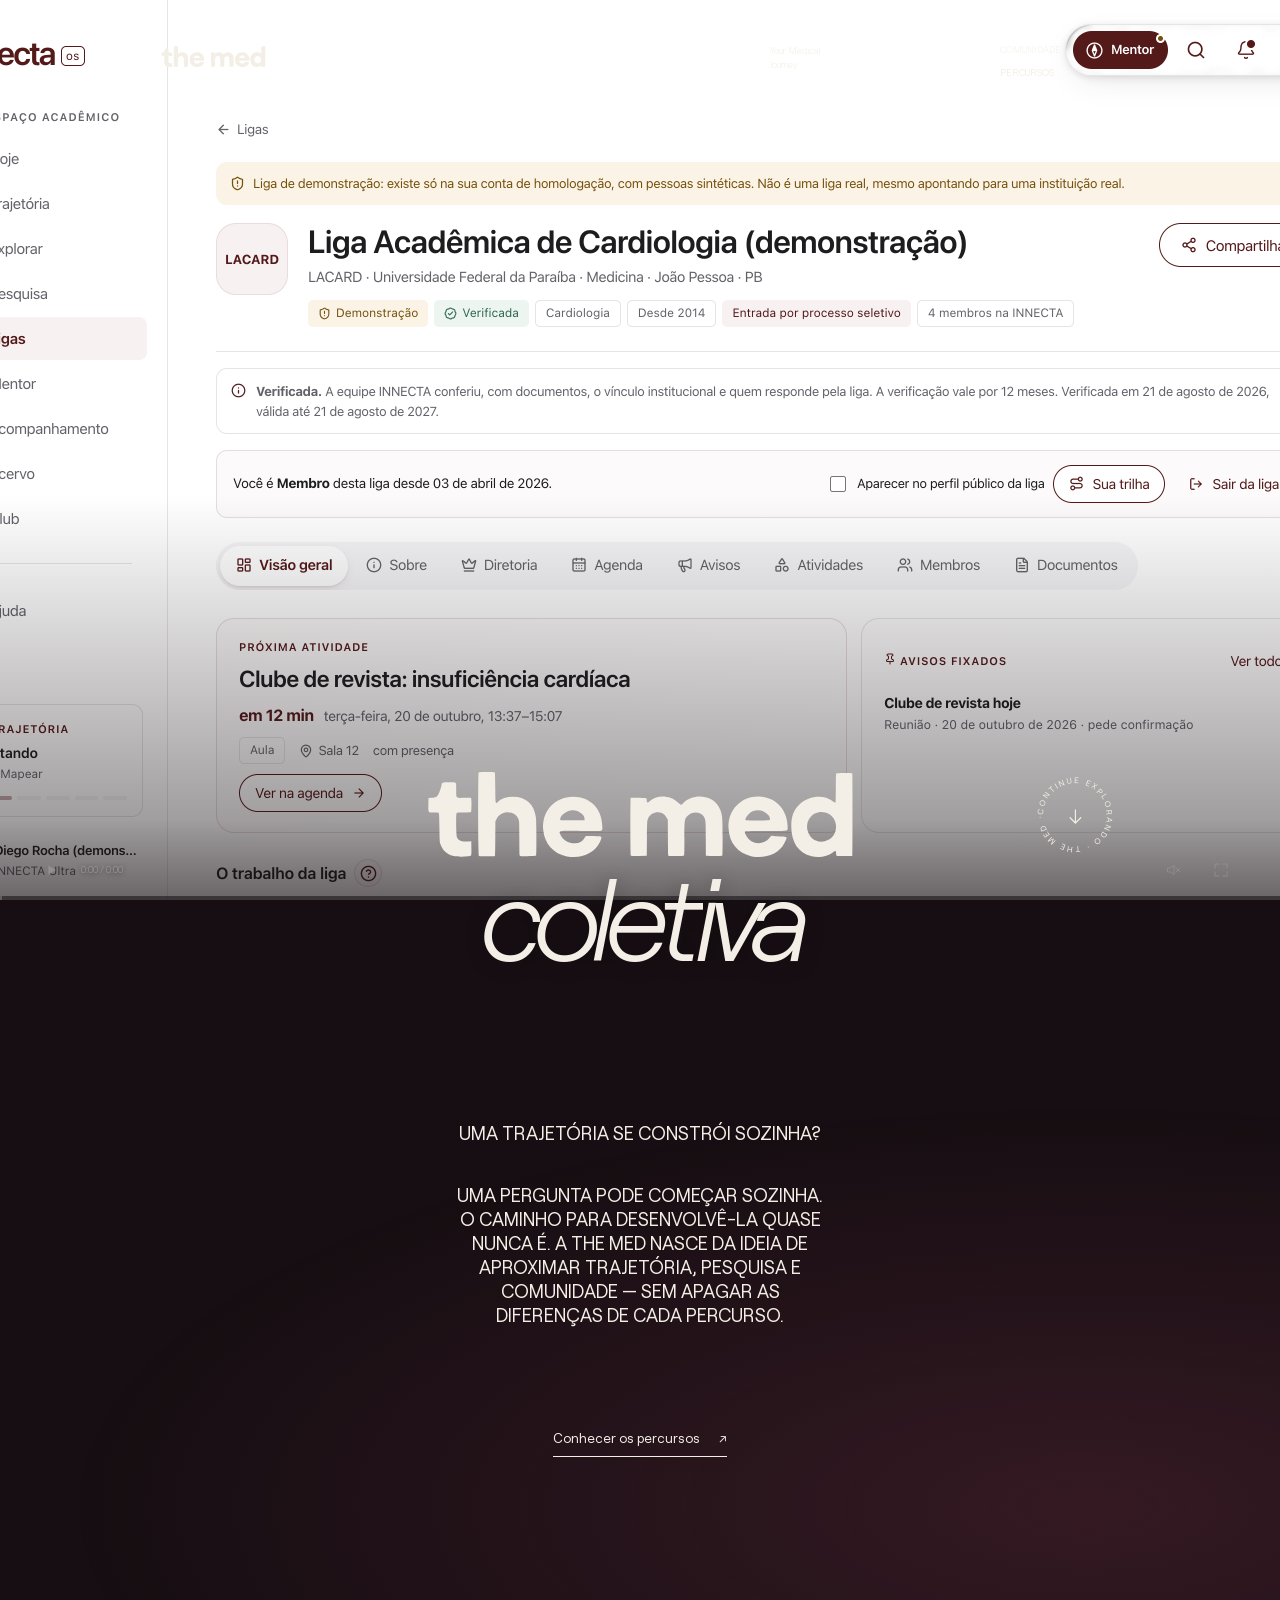
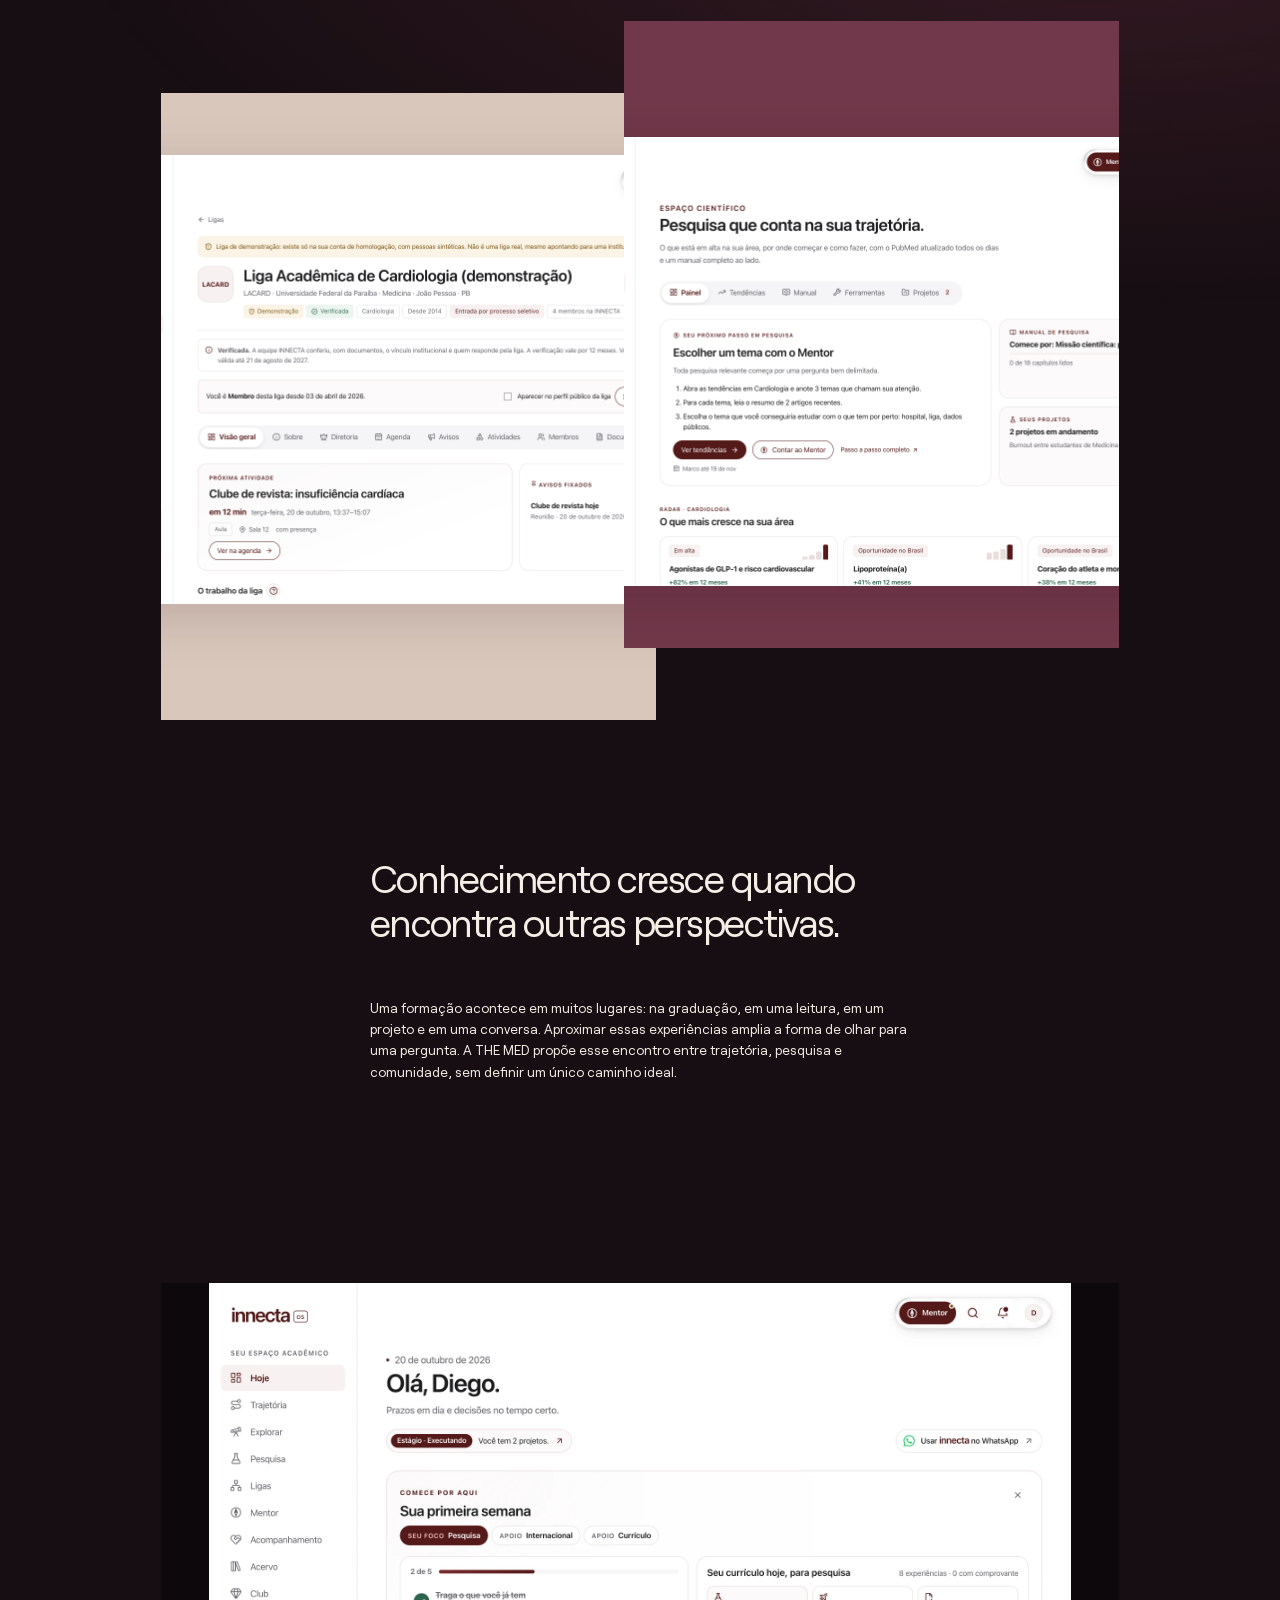
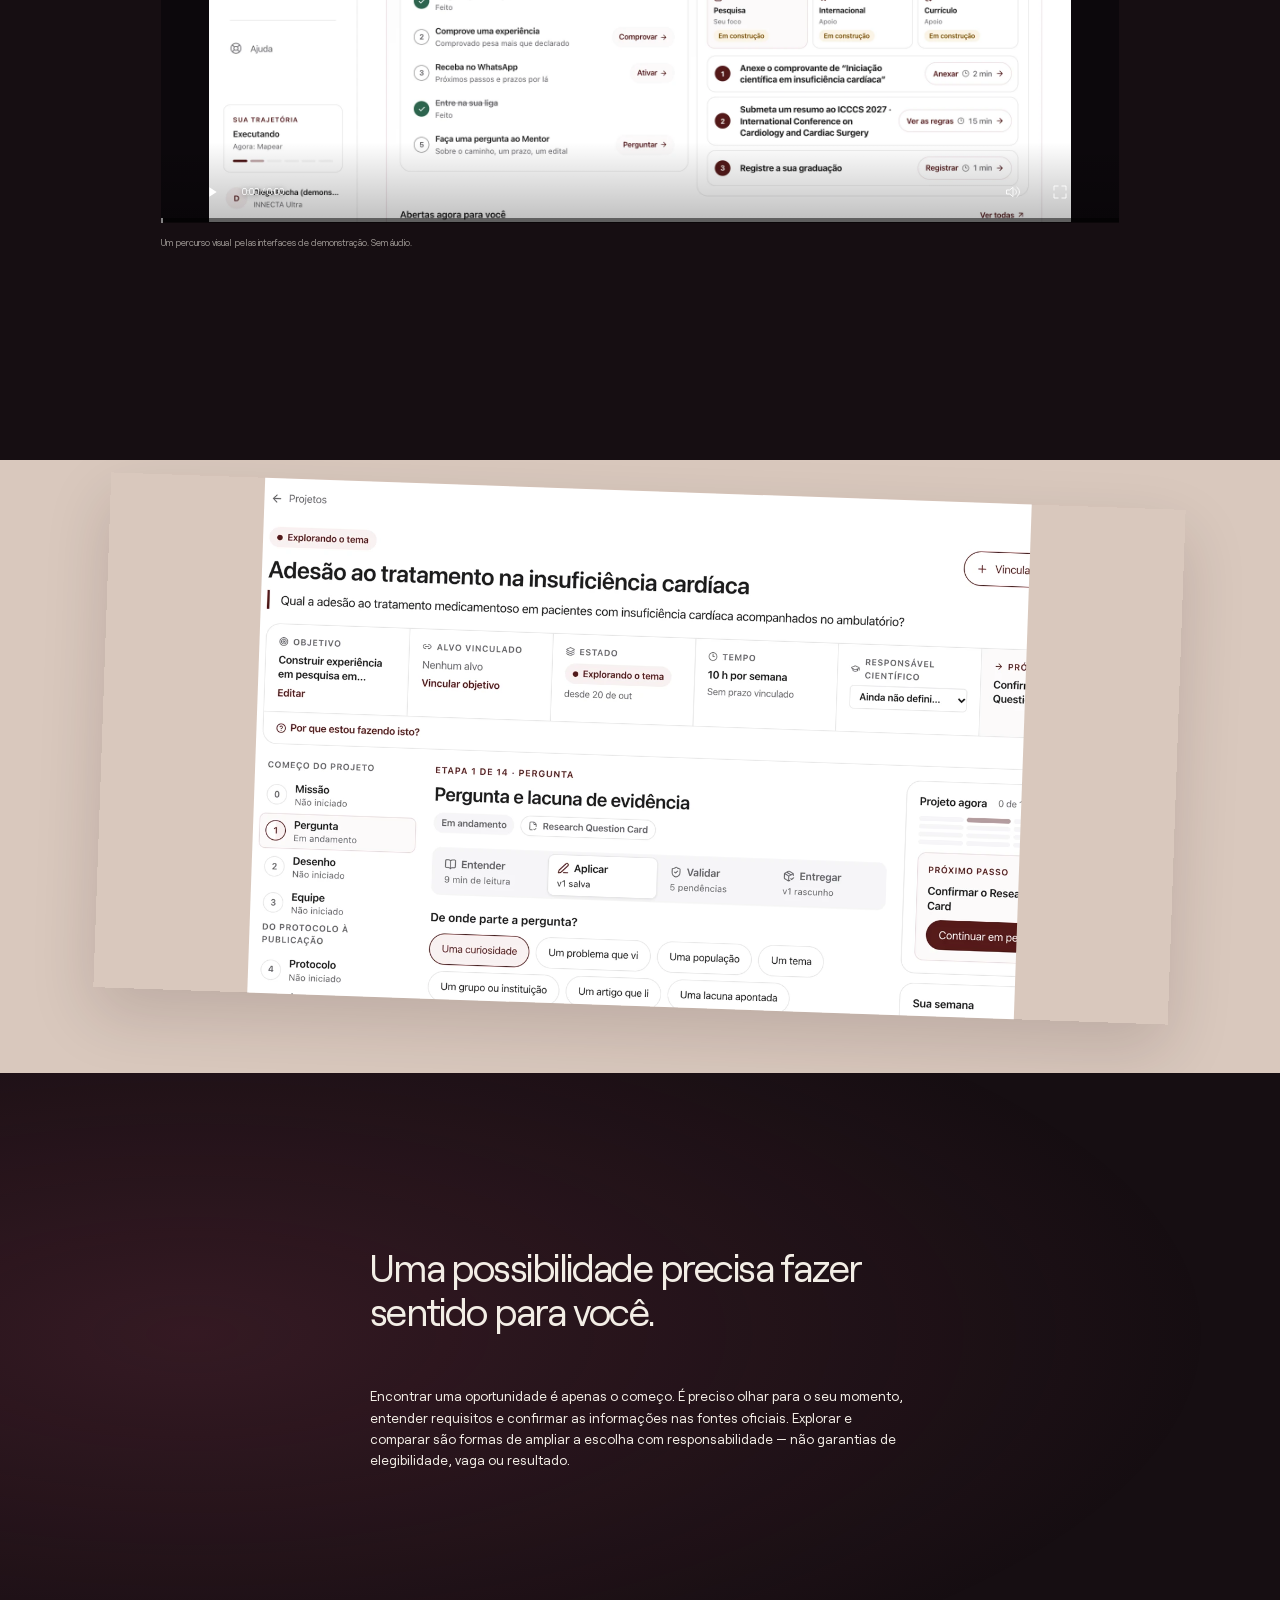
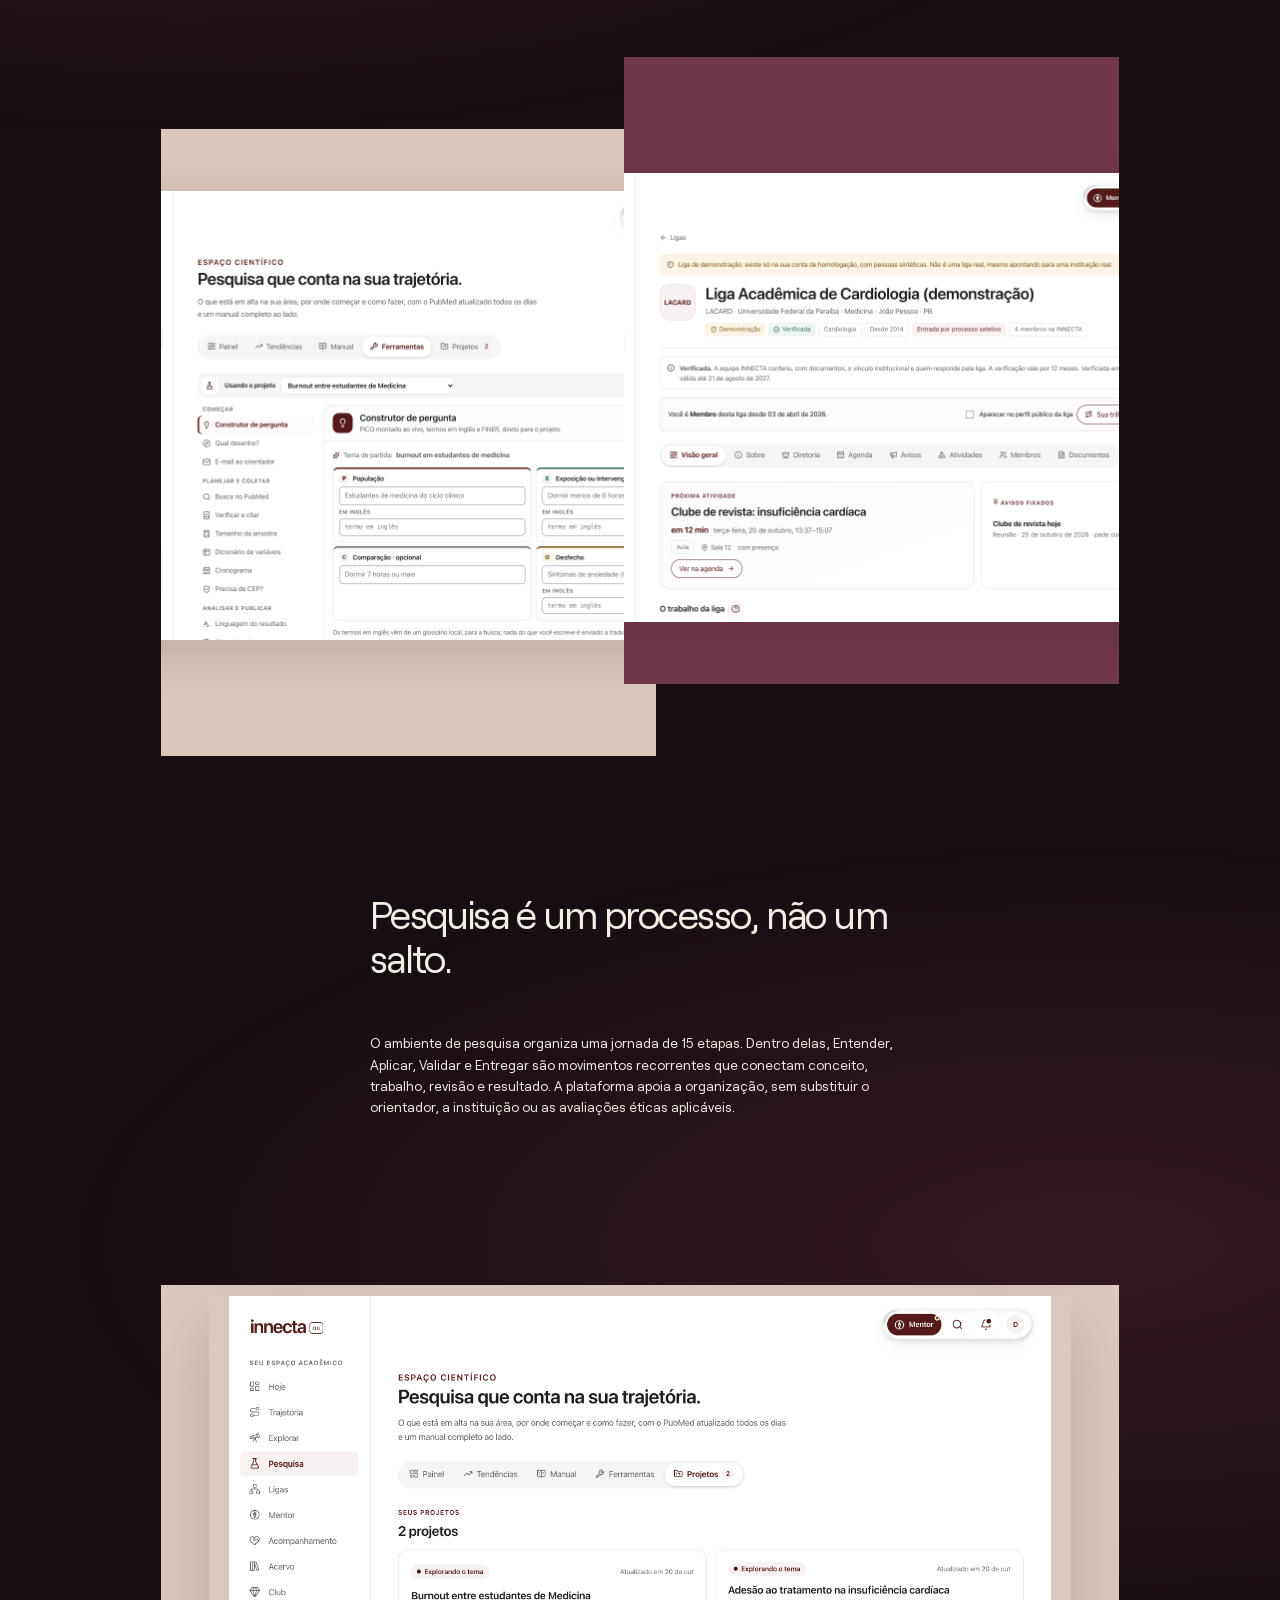
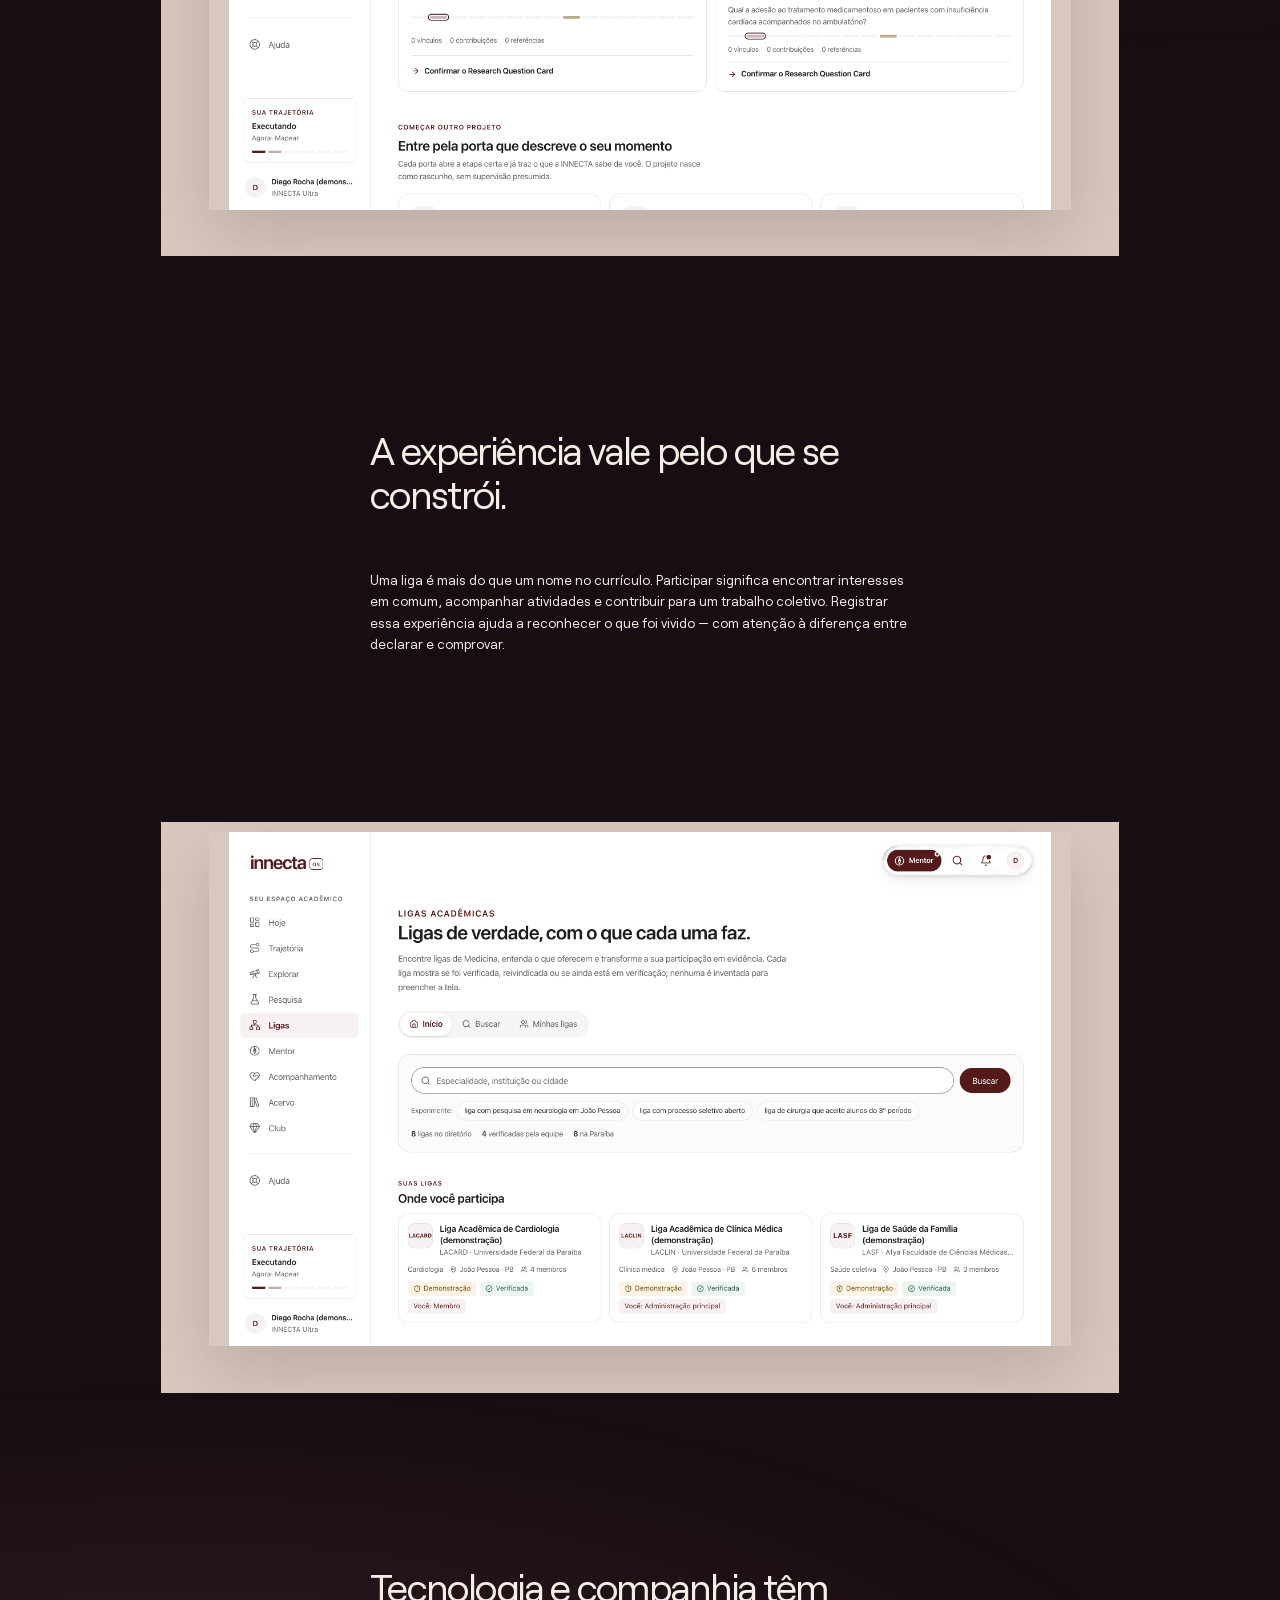
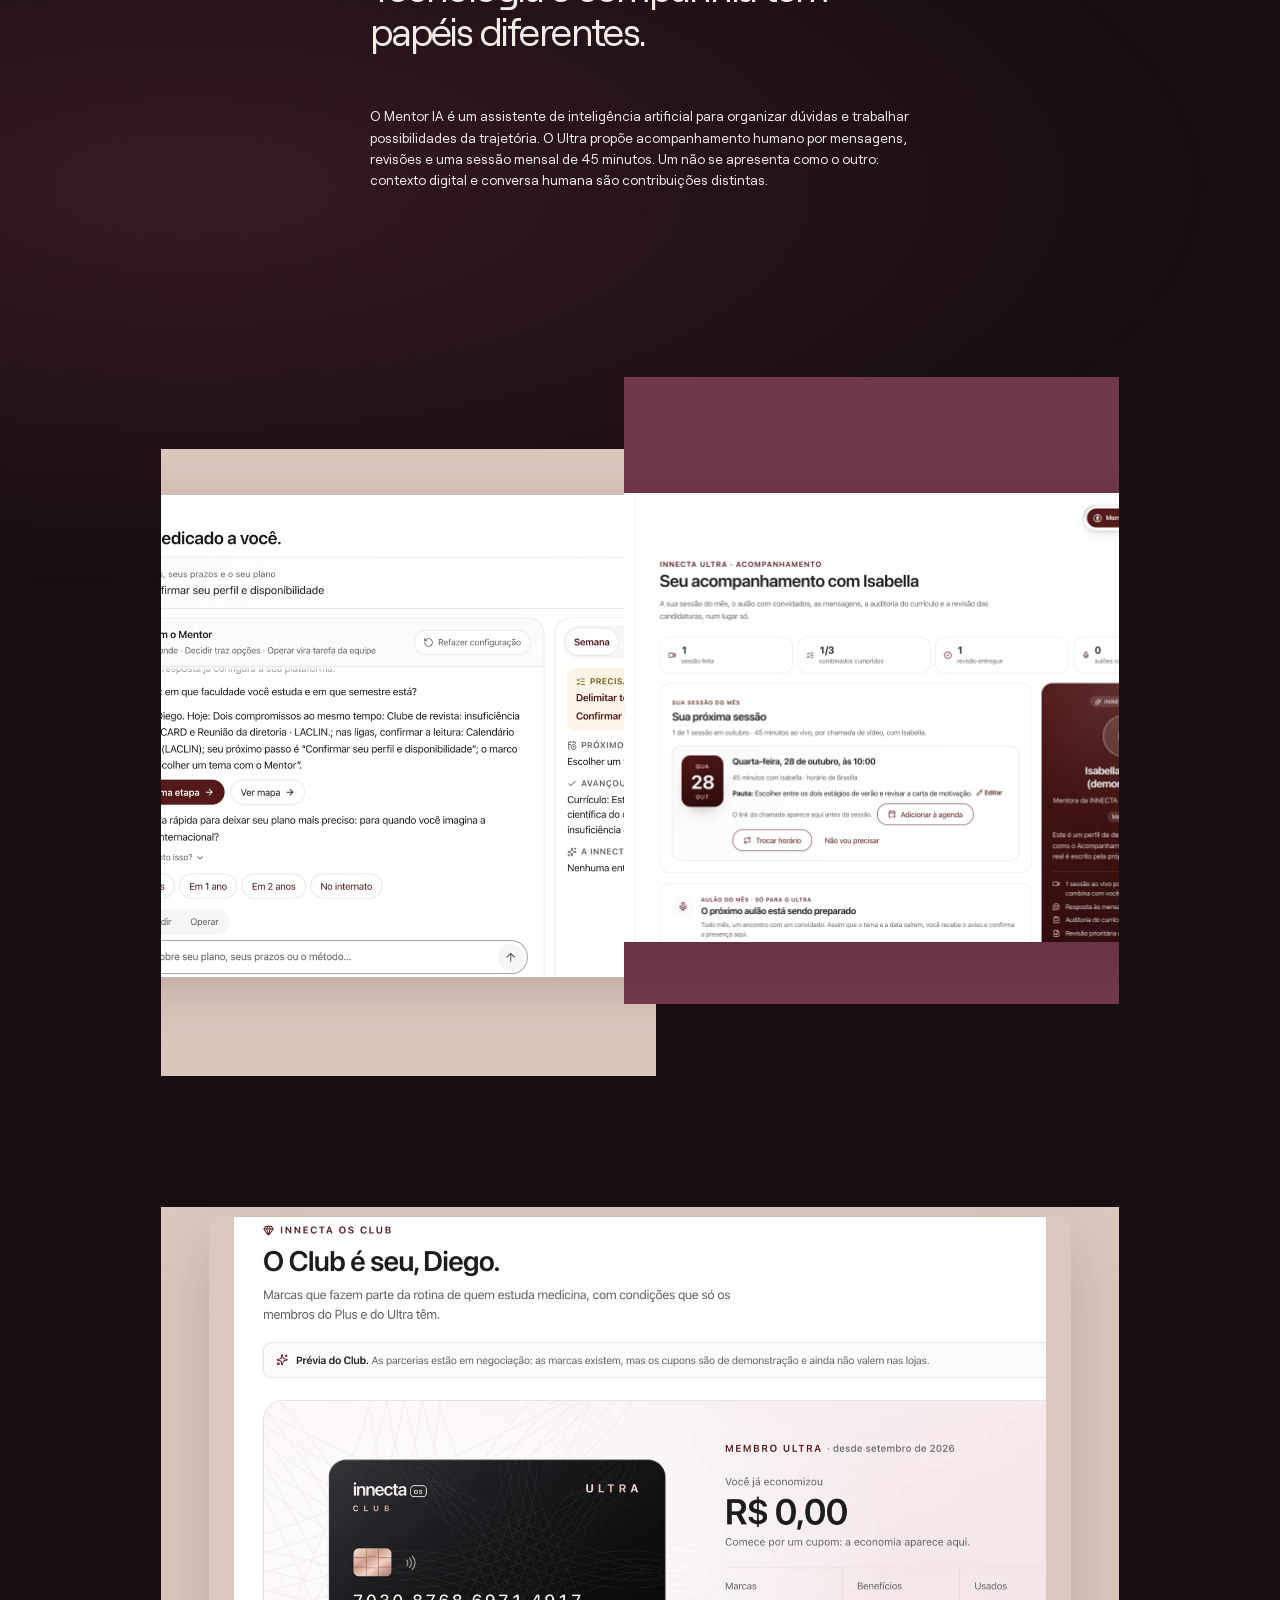
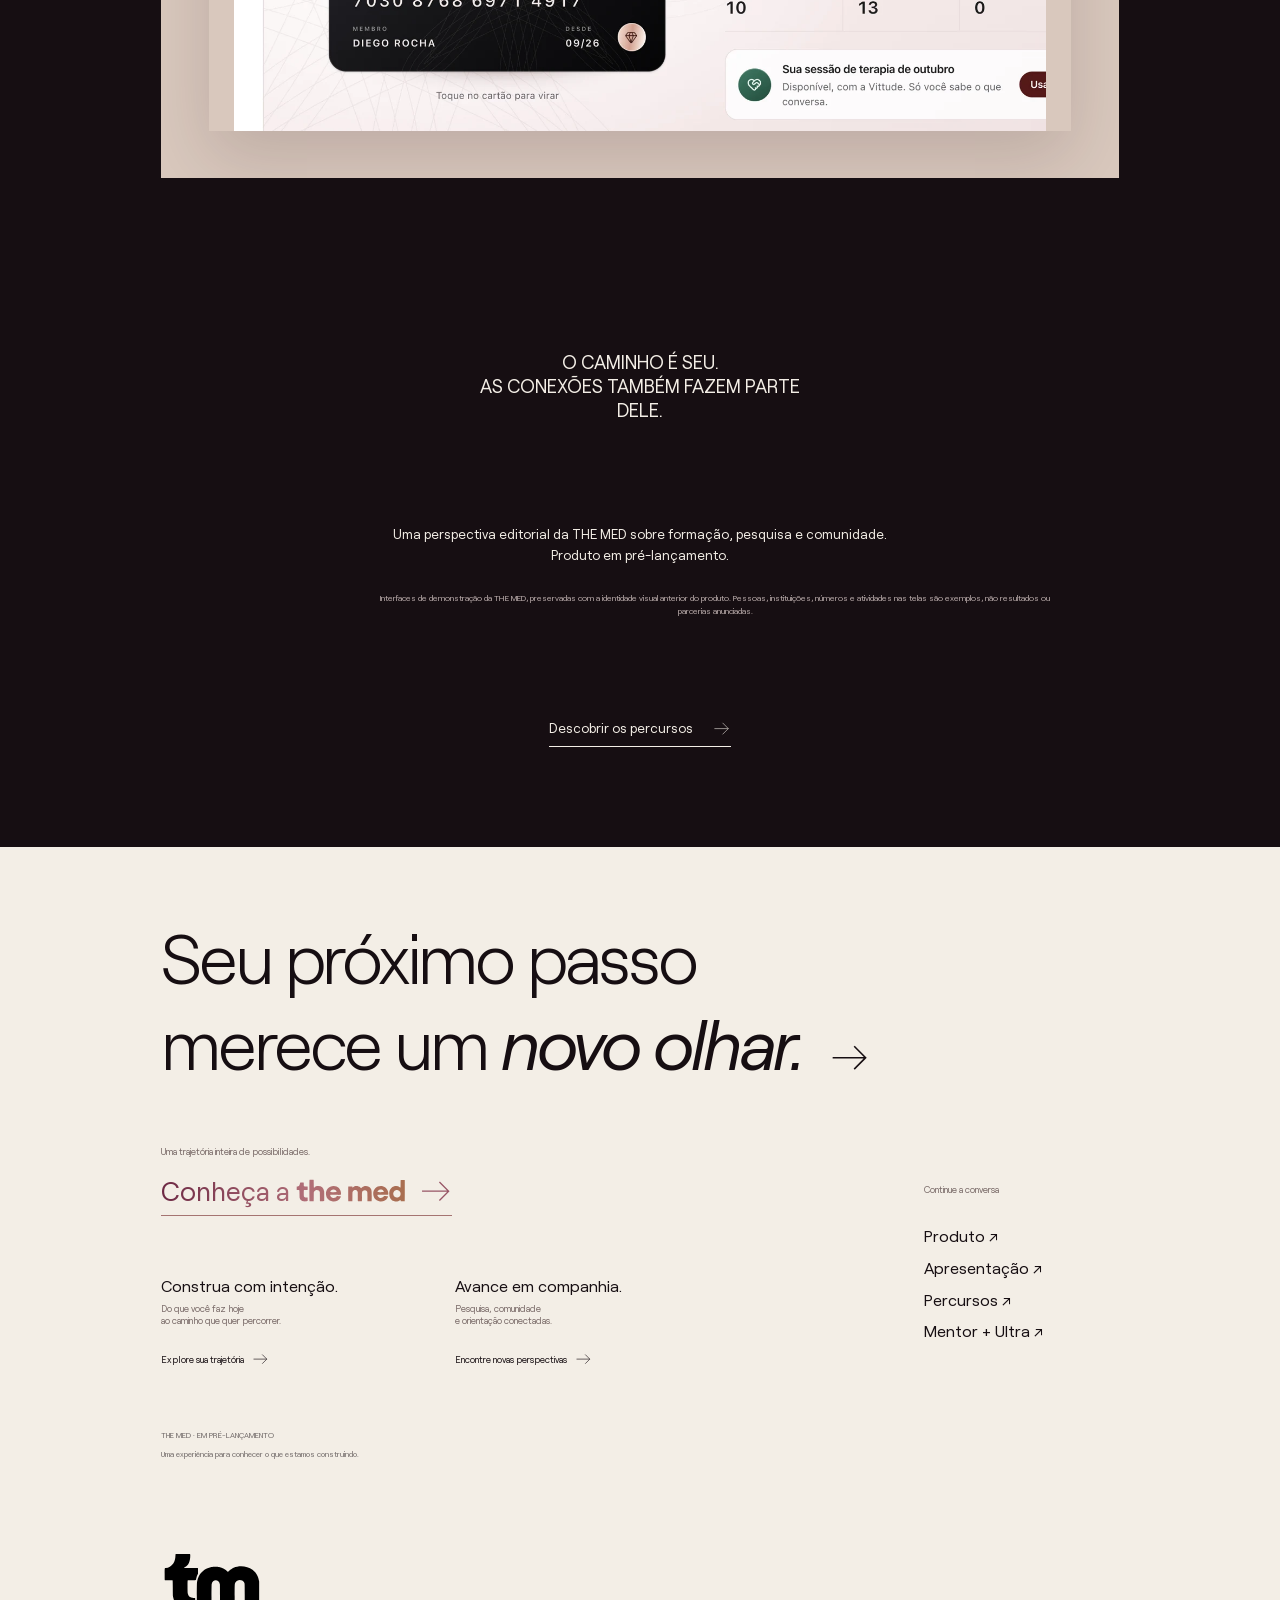
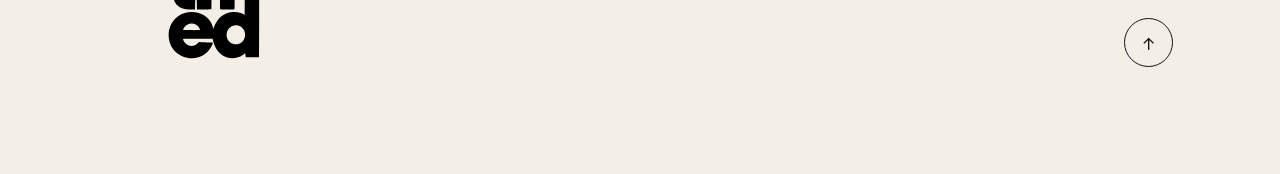
<file: comunidade/index.html>
<!doctype html><html lang="pt-BR"><head><meta charset="utf-8"><meta name="viewport" content="width=device-width,initial-scale=1"><meta name="theme-color" content="#160e12"><title>Comunidade — the med | Your Medical Journey</title><meta name="description" content="Um ecossistema para conectar sua trajetória acadêmica e médica. Explore planejamento, pesquisa, oportunidades, comunidade e orientação com a THE MED."><meta name="interny-build" content="interny-2026-11-04T13-31-24-750Z"><meta property="og:type" content="website"><meta property="og:title" content="Comunidade — the med | Your Medical Journey"><meta property="og:description" content="Uma nova perspectiva para sua trajetória acadêmica e médica. THE MED, em pré-lançamento."><meta name="twitter:card" content="summary_large_image"><link rel="icon" type="image/svg+xml" href="/assets/favicon.svg?v=symbol09-small-20261024"><link rel="preload" as="font" href="/assets/Roobert-Regular.woff2" type="font/woff2" crossorigin><link rel="stylesheet" href="/css/main.css"><link rel="stylesheet" href="/css/pages.css"><link rel="stylesheet" href="/css/wordmark.css"><link rel="stylesheet" href="/css/video.css"><noscript><style>.hero .hero-fallback{opacity:1;visibility:visible}</style></noscript></head><body data-page="community" data-build="interny-2026-11-04T13-31-24-750Z"><a class="skip-link" href="#main">Pular para o conteúdo</a><header class="site-header"><div class="container header-grid"><a class="brand" href="/" aria-label="THE MED | Your Medical Journey — início"><span class="brand-wordmark" aria-hidden="true"><svg class="wordmark-svg" viewBox="0 0 281 60" aria-hidden="true" focusable="false"><path fill="currentColor" fill-rule="evenodd" d="M 92.375 57.2666 C 83.6713 55.4367 77.9177 49.1018 76.9458 40.2787 C 75.5897 27.9682 84.2583 18.1786 96.5 18.1956 C 107.6089 18.2111 115.2335 25.8753 115.5419 37.3364 C 115.6448 41.1603 117.1304 40.8077 101.7057 40.6201 C 86.3369 40.4332 86.8411 40.3278 88.3749 43.4057 C 91.4996 49.6762 101.1127 50.6596 103.998 45.004 C 104.6318 43.7617 104.5041 43.7859 109.25 44.0076 C 111.5187 44.1136 113.4499 44.1545 113.5415 44.0984 C 113.6331 44.0423 114.013 44.1124 114.3858 44.2541 C 115.2601 44.5865 115.1454 45.5005 113.9058 48.0777 C 110.4172 55.3308 101.4236 59.1691 92.375 57.2666 Z M 103.954 32.9391 C 104.2841 30.0713 99.7967 26.8101 95.8613 27.0577 C 92.266 27.2839 88 30.4874 88 32.9612 C 88 33.7116 88.0683 33.7175 96.25 33.6696 L 103.875 33.625 L 103.954 32.9391 Z M 213.375 57.2696 C 204.0778 55.2726 198.4495 48.4554 198.0854 38.75 C 197.5735 25.1048 208.9958 15.7439 222.5105 18.7332 C 230.8862 20.5857 236.75 28.4621 236.75 37.86 C 236.75 40.8983 238.1442 40.6223 222.695 40.6419 C 215.3551 40.6512 209.2148 40.7423 209.0499 40.8442 C 208.566 41.1432 208.6992 41.9136 209.514 43.5277 C 212.6155 49.6718 220.706 50.5306 224.9228 45.1634 L 226.0779 43.6931 L 227.8515 43.8813 C 228.8269 43.9849 231.0312 44.1383 232.75 44.2223 C 236.2468 44.3932 236.5424 44.6098 235.6823 46.3714 C 235.4799 46.7859 234.9343 47.9078 234.4697 48.8646 C 231.287 55.4193 221.9959 59.1212 213.375 57.2696 Z M 224.9352 33.45 C 225.4841 32.9945 225.2777 31.9094 224.3917 30.5938 C 222.2189 27.3674 217.5353 26.1047 213.8807 27.7601 C 211.5165 28.8309 208.5192 32.4944 209.2685 33.3973 C 209.6466 33.8529 224.3899 33.9026 224.9352 33.45 Z M 252.4496 57.2404 C 243.7692 55.1059 239.1349 48.2822 239.1281 37.625 C 239.1237 30.8663 240.5404 27.1164 244.6062 23.125 C 250.2829 17.5521 260.5309 16.5591 266.0449 21.0477 C 267.192 21.9815 267.8388 22.2132 268.1034 21.7849 C 268.1765 21.6666 268.2466 17.471 268.2591 12.4613 C 268.2717 7.4516 268.3727 3.2059 268.4837 3.0264 C 268.7197 2.6445 278.6638 2.5638 279.0406 2.9406 C 279.2566 3.1566 279.357 56.7264 279.1418 56.9415 C 278.9002 57.1832 268.9508 57.0508 268.7027 56.8027 C 268.5617 56.6617 268.4304 55.9469 268.4107 55.2141 C 268.3654 53.5231 267.8965 53.3716 266.4747 54.5886 C 263.3129 57.295 257.2974 58.4324 252.4496 57.2404 Z M 261 47.3929 C 270.6585 45.322 271.0226 31.4761 261.493 28.6461 C 254.2921 26.5076 247.9145 33.058 249.8738 40.5801 C 251.2372 45.8145 255.6784 48.5339 261 47.3929 Z M 19.4055 57.2367 C 14.5995 56.431 11.131 53.591 9.7045 49.2935 C 9.1847 47.7274 9.1422 47.0529 9.0128 38.303 C 8.8959 30.3921 8.8182 28.9452 8.5 28.7444 C 8.2937 28.6142 6.8169 28.5059 5.2181 28.5038 C 1.4942 28.4989 1.7218 28.8348 1.8065 23.4671 L 1.875 19.125 L 4.1702 18.9973 C 6.672 18.8582 7.194 18.5837 8.2711 16.8408 C 8.9213 15.7888 10.2267 11.99 10.4182 10.5923 C 10.6546 8.868 10.9743 8.75 15.4102 8.75 C 20.5154 8.75 20 8.1866 20 13.768 C 20 19.5207 19.5171 19.0394 25.2311 18.9818 C 27.5512 18.9584 29.5734 19.0158 29.7248 19.1094 C 30.1254 19.357 30.1024 27.7976 29.7 28.2 C 29.4893 28.4107 28.0846 28.5 24.9806 28.5 C 21.4289 28.5 20.5023 28.571 20.2609 28.8618 C 19.7434 29.4855 20.0029 43.9022 20.5497 44.9004 C 21.7382 47.0701 23.1939 47.6133 27.4163 47.4627 L 29.875 47.375 L 29.943 51.9023 C 29.9945 55.3305 29.9338 56.4929 29.693 56.6902 C 28.9051 57.3357 22.1399 57.6952 19.4055 57.2367 Z M 34.9205 56.9437 C 34.3704 56.536 34.1617 3.0838 34.7077 2.426 C 35.0135 2.0574 44.9283 2.0783 45.2983 2.4483 C 45.4059 2.5559 45.5235 7.0257 45.5595 12.3811 C 45.6329 23.2874 45.6145 23.193 47.3389 21.5461 C 49.6073 19.3796 52.8898 18.25 56.9174 18.25 C 65.6075 18.25 70.7804 22.7988 72.1275 31.625 C 72.5191 34.1907 72.657 56.1089 72.2851 56.68 C 72.0629 57.0213 62.385 57.3398 61.7971 57.0252 C 61.3661 56.7945 61.3371 56.1591 61.2914 45.9527 C 61.2647 39.9975 61.1729 34.7313 61.0874 34.25 C 59.8433 27.252 49.5674 26.3467 46.3251 32.9493 L 45.625 34.375 L 45.5658 45.6009 C 45.5332 51.7752 45.4396 56.8939 45.3578 56.9759 C 45.0164 57.3181 35.3854 57.2884 34.9205 56.9437 Z M 158.9957 56.9498 C 158.543 56.782 158.52 56.2832 158.4491 45.0748 L 158.375 33.375 L 157.6975 32.0905 C 155.0339 27.0407 147.8799 27.3529 145.4509 32.625 C 144.8827 33.8583 144.8733 34.0284 144.75 45.375 L 144.625 56.875 L 139.5178 56.9428 C 136.7089 56.9801 134.3137 56.9137 134.1953 56.7953 C 133.8985 56.4985 133.796 19.2511 134.0915 19.0684 C 134.4962 18.8183 144.11 19.0157 144.375 19.2796 C 144.5125 19.4165 144.625 20.0536 144.625 20.6954 C 144.625 22.2299 145.2036 22.3825 146.4652 21.1808 C 151.121 16.7463 160.166 17.1698 165.0825 22.0525 C 166.7852 23.7435 167.1061 23.801 168.2246 22.6151 C 174.8442 15.5971 187.8515 17.0319 191.9934 25.237 C 194.0439 29.299 194.257 31.1915 194.2386 45.1809 C 194.2303 51.5367 194.1384 56.7894 194.0345 56.8537 C 193.762 57.0221 183.514 57.0973 183.3487 56.9321 C 183.2726 56.856 183.222 51.9182 183.2361 45.9593 C 183.2641 34.2028 183.1826 33.3214 181.8767 31.2526 C 179.7462 27.8778 174.2851 27.6514 171.2481 30.812 C 169.3289 32.8093 169.25 33.4053 169.25 45.9092 C 169.25 54.8491 169.1898 56.7888 168.9089 56.8966 C 168.38 57.0995 159.5278 57.1471 158.9957 56.9498 Z"/></svg></span></a><span class="header-caption" lang="en">Your Medical<br>Journey</span><nav class="desktop-nav" aria-label="Navegação principal"><a href="/comunidade/" aria-current="page">Comunidade</a><a href="/percursos/" >Percursos</a></nav><button class="menu-toggle" aria-expanded="false" aria-controls="mobile-menu" aria-label="Abrir menu"><span></span><span></span></button></div></header><div class="mobile-menu" id="mobile-menu" hidden><div class="menu-glow"></div><nav aria-label="Menu móvel"><a href="/#works">Ecossistema</a><a href="/#manifesto">Nossa visão</a><a href="/comunidade/">Comunidade</a><a href="/percursos/">Percursos</a><a href="/#contact">Comece por aqui</a></nav><a class="menu-product" href="https://innectaos.vercel.app/" target="_blank" rel="noopener">Conheça o produto <svg viewBox="0 0 30 20" fill="none" aria-hidden="true"><path d="M1 10h26M18 1l9 9-9 9" stroke="currentColor" stroke-width="1.25"/></svg></a><p>Medicina. Pesquisa. Possibilidades.</p></div><main id="main" data-scroll-container tabindex="-1"><article id="community" class="community-page"><div class="container">
    <section class="hero-cover" aria-labelledby="community-title">
      <div class="community-cover-media"><video id="community-hero-film" controls autoplay muted loop playsinline preload="metadata" poster="/assets/ligas-projeto.png" aria-label="Tour silencioso pelas interfaces de demonstração da THE MED"><source src="/assets/innecta-tour.mp4" type="video/mp4"></video><div class="community-cover-shade"></div></div>
      <h1 class="community-identity" id="community-title"><span class="community-wordmark"><svg class="wordmark-svg" viewBox="0 0 281 60" role="img" aria-label="the med" focusable="false"><path fill="currentColor" fill-rule="evenodd" d="M 92.375 57.2666 C 83.6713 55.4367 77.9177 49.1018 76.9458 40.2787 C 75.5897 27.9682 84.2583 18.1786 96.5 18.1956 C 107.6089 18.2111 115.2335 25.8753 115.5419 37.3364 C 115.6448 41.1603 117.1304 40.8077 101.7057 40.6201 C 86.3369 40.4332 86.8411 40.3278 88.3749 43.4057 C 91.4996 49.6762 101.1127 50.6596 103.998 45.004 C 104.6318 43.7617 104.5041 43.7859 109.25 44.0076 C 111.5187 44.1136 113.4499 44.1545 113.5415 44.0984 C 113.6331 44.0423 114.013 44.1124 114.3858 44.2541 C 115.2601 44.5865 115.1454 45.5005 113.9058 48.0777 C 110.4172 55.3308 101.4236 59.1691 92.375 57.2666 Z M 103.954 32.9391 C 104.2841 30.0713 99.7967 26.8101 95.8613 27.0577 C 92.266 27.2839 88 30.4874 88 32.9612 C 88 33.7116 88.0683 33.7175 96.25 33.6696 L 103.875 33.625 L 103.954 32.9391 Z M 213.375 57.2696 C 204.0778 55.2726 198.4495 48.4554 198.0854 38.75 C 197.5735 25.1048 208.9958 15.7439 222.5105 18.7332 C 230.8862 20.5857 236.75 28.4621 236.75 37.86 C 236.75 40.8983 238.1442 40.6223 222.695 40.6419 C 215.3551 40.6512 209.2148 40.7423 209.0499 40.8442 C 208.566 41.1432 208.6992 41.9136 209.514 43.5277 C 212.6155 49.6718 220.706 50.5306 224.9228 45.1634 L 226.0779 43.6931 L 227.8515 43.8813 C 228.8269 43.9849 231.0312 44.1383 232.75 44.2223 C 236.2468 44.3932 236.5424 44.6098 235.6823 46.3714 C 235.4799 46.7859 234.9343 47.9078 234.4697 48.8646 C 231.287 55.4193 221.9959 59.1212 213.375 57.2696 Z M 224.9352 33.45 C 225.4841 32.9945 225.2777 31.9094 224.3917 30.5938 C 222.2189 27.3674 217.5353 26.1047 213.8807 27.7601 C 211.5165 28.8309 208.5192 32.4944 209.2685 33.3973 C 209.6466 33.8529 224.3899 33.9026 224.9352 33.45 Z M 252.4496 57.2404 C 243.7692 55.1059 239.1349 48.2822 239.1281 37.625 C 239.1237 30.8663 240.5404 27.1164 244.6062 23.125 C 250.2829 17.5521 260.5309 16.5591 266.0449 21.0477 C 267.192 21.9815 267.8388 22.2132 268.1034 21.7849 C 268.1765 21.6666 268.2466 17.471 268.2591 12.4613 C 268.2717 7.4516 268.3727 3.2059 268.4837 3.0264 C 268.7197 2.6445 278.6638 2.5638 279.0406 2.9406 C 279.2566 3.1566 279.357 56.7264 279.1418 56.9415 C 278.9002 57.1832 268.9508 57.0508 268.7027 56.8027 C 268.5617 56.6617 268.4304 55.9469 268.4107 55.2141 C 268.3654 53.5231 267.8965 53.3716 266.4747 54.5886 C 263.3129 57.295 257.2974 58.4324 252.4496 57.2404 Z M 261 47.3929 C 270.6585 45.322 271.0226 31.4761 261.493 28.6461 C 254.2921 26.5076 247.9145 33.058 249.8738 40.5801 C 251.2372 45.8145 255.6784 48.5339 261 47.3929 Z M 19.4055 57.2367 C 14.5995 56.431 11.131 53.591 9.7045 49.2935 C 9.1847 47.7274 9.1422 47.0529 9.0128 38.303 C 8.8959 30.3921 8.8182 28.9452 8.5 28.7444 C 8.2937 28.6142 6.8169 28.5059 5.2181 28.5038 C 1.4942 28.4989 1.7218 28.8348 1.8065 23.4671 L 1.875 19.125 L 4.1702 18.9973 C 6.672 18.8582 7.194 18.5837 8.2711 16.8408 C 8.9213 15.7888 10.2267 11.99 10.4182 10.5923 C 10.6546 8.868 10.9743 8.75 15.4102 8.75 C 20.5154 8.75 20 8.1866 20 13.768 C 20 19.5207 19.5171 19.0394 25.2311 18.9818 C 27.5512 18.9584 29.5734 19.0158 29.7248 19.1094 C 30.1254 19.357 30.1024 27.7976 29.7 28.2 C 29.4893 28.4107 28.0846 28.5 24.9806 28.5 C 21.4289 28.5 20.5023 28.571 20.2609 28.8618 C 19.7434 29.4855 20.0029 43.9022 20.5497 44.9004 C 21.7382 47.0701 23.1939 47.6133 27.4163 47.4627 L 29.875 47.375 L 29.943 51.9023 C 29.9945 55.3305 29.9338 56.4929 29.693 56.6902 C 28.9051 57.3357 22.1399 57.6952 19.4055 57.2367 Z M 34.9205 56.9437 C 34.3704 56.536 34.1617 3.0838 34.7077 2.426 C 35.0135 2.0574 44.9283 2.0783 45.2983 2.4483 C 45.4059 2.5559 45.5235 7.0257 45.5595 12.3811 C 45.6329 23.2874 45.6145 23.193 47.3389 21.5461 C 49.6073 19.3796 52.8898 18.25 56.9174 18.25 C 65.6075 18.25 70.7804 22.7988 72.1275 31.625 C 72.5191 34.1907 72.657 56.1089 72.2851 56.68 C 72.0629 57.0213 62.385 57.3398 61.7971 57.0252 C 61.3661 56.7945 61.3371 56.1591 61.2914 45.9527 C 61.2647 39.9975 61.1729 34.7313 61.0874 34.25 C 59.8433 27.252 49.5674 26.3467 46.3251 32.9493 L 45.625 34.375 L 45.5658 45.6009 C 45.5332 51.7752 45.4396 56.8939 45.3578 56.9759 C 45.0164 57.3181 35.3854 57.2884 34.9205 56.9437 Z M 158.9957 56.9498 C 158.543 56.782 158.52 56.2832 158.4491 45.0748 L 158.375 33.375 L 157.6975 32.0905 C 155.0339 27.0407 147.8799 27.3529 145.4509 32.625 C 144.8827 33.8583 144.8733 34.0284 144.75 45.375 L 144.625 56.875 L 139.5178 56.9428 C 136.7089 56.9801 134.3137 56.9137 134.1953 56.7953 C 133.8985 56.4985 133.796 19.2511 134.0915 19.0684 C 134.4962 18.8183 144.11 19.0157 144.375 19.2796 C 144.5125 19.4165 144.625 20.0536 144.625 20.6954 C 144.625 22.2299 145.2036 22.3825 146.4652 21.1808 C 151.121 16.7463 160.166 17.1698 165.0825 22.0525 C 166.7852 23.7435 167.1061 23.801 168.2246 22.6151 C 174.8442 15.5971 187.8515 17.0319 191.9934 25.237 C 194.0439 29.299 194.257 31.1915 194.2386 45.1809 C 194.2303 51.5367 194.1384 56.7894 194.0345 56.8537 C 193.762 57.0221 183.514 57.0973 183.3487 56.9321 C 183.2726 56.856 183.222 51.9182 183.2361 45.9593 C 183.2641 34.2028 183.1826 33.3214 181.8767 31.2526 C 179.7462 27.8778 174.2851 27.6514 171.2481 30.812 C 169.3289 32.8093 169.25 33.4053 169.25 45.9092 C 169.25 54.8491 169.1898 56.7888 168.9089 56.8966 C 168.38 57.0995 159.5278 57.1471 158.9957 56.9498 Z"/></svg></span><span>coletiva</span></h1>
      <a class="scroll-seal community-directory-seal" href="/percursos/" aria-label="Conhecer os percursos"><svg viewBox="0 0 100 100" aria-hidden="true"><defs><path id="community-seal-path" d="M50,50 m-36,0 a36,36 0 1,1 72,0 a36,36 0 1,1 -72,0"/></defs><text><textPath href="#community-seal-path" textLength="225">CONTINUE EXPLORANDO · THE MED · </textPath></text></svg><span>↓</span></a>
    </section>
    <div class="editorial-content" id="community-story"><div class="editorial-lights" aria-hidden="true"><i></i><i></i><i></i><i></i></div>
      <section class="text-sentence reveal" data-editorial-entry="1"><p>UMA TRAJETÓRIA SE CONSTRÓI SOZINHA?</p><p>Uma pergunta pode começar sozinha. O caminho para desenvolvê-la quase nunca é. A THE MED nasce da ideia de aproximar trajetória, pesquisa e comunidade — sem apagar as diferenças de cada percurso.</p></section>
      <div class="wrapper-btn reveal"><a class="editorial-directory-link" href="/percursos/">Conhecer os percursos <span aria-hidden="true">↗</span></a></div>
      <section class="two-illustrations community-pair" data-editorial-entry="2" aria-label="Perspectivas da experiência THE MED"><figure class="illustration reveal" data-parallax="-1"><div class="img-container" data-parallax="0.75"><img class="" src="/assets/ligas-projeto.png" alt="Interface de demonstração da THE MED" loading="lazy" decoding="async"></div></figure><figure class="illustration reveal" data-parallax="1"><div class="img-container" data-parallax="-0.75"><img class="" src="/assets/pesquisa-painel.png" alt="Interface de demonstração da THE MED" loading="lazy" decoding="async"></div></figure></section>
      <section class="title-paragraph reveal" data-editorial-entry="3"><h2>Conhecimento cresce quando encontra outras perspectivas.</h2><div><p>Uma formação acontece em muitos lugares: na graduação, em uma leitura, em um projeto e em uma conversa. Aproximar essas experiências amplia a forma de olhar para uma pergunta. A THE MED propõe esse encontro entre trajetória, pesquisa e comunidade, sem definir um único caminho ideal.</p></div></section>
      <section class="community-film reveal" id="community-film" data-editorial-entry="4" aria-label="Tour visual da THE MED"><video controls playsinline preload="none" poster="/assets/home.webp" aria-label="Apresentação das interfaces da THE MED"><source src="/assets/innecta-tour.mp4" type="video/mp4"><p>Seu navegador não reproduz este vídeo. <a href="/assets/innecta-tour.mp4">Abrir a apresentação</a>.</p></video><p class="film-caption">Um percurso visual pelas interfaces de demonstração. Sem áudio.</p></section>
      <figure data-editorial-entry="5" class="page-image full-width reveal"><div class="poster"><div class="img-container" data-parallax="0.5"><img class="" src="/assets/research-detail.webp" alt="Interface de demonstração da THE MED" loading="lazy" decoding="async"></div></div><figcaption>Interface de demonstração da THE MED</figcaption></figure>
      <section class="title-paragraph reveal" data-editorial-entry="6"><h2>Uma possibilidade precisa fazer sentido para você.</h2><div><p>Encontrar uma oportunidade é apenas o começo. É preciso olhar para o seu momento, entender requisitos e confirmar as informações nas fontes oficiais. Explorar e comparar são formas de ampliar a escolha com responsabilidade — não garantias de elegibilidade, vaga ou resultado.</p></div></section>
      <section class="two-illustrations community-pair" data-editorial-entry="7" aria-label="Perspectivas da experiência THE MED"><figure class="illustration reveal" data-parallax="-1"><div class="img-container" data-parallax="0.75"><img class="" src="/assets/pesquisa-ferramentas.png" alt="Interface de demonstração da THE MED" loading="lazy" decoding="async"></div></figure><figure class="illustration reveal" data-parallax="1"><div class="img-container" data-parallax="-0.75"><img class="" src="/assets/ligas-projeto.png" alt="Interface de demonstração da THE MED" loading="lazy" decoding="async"></div></figure></section>
      <section class="title-paragraph reveal" data-editorial-entry="8"><h2>Pesquisa é um processo, não um salto.</h2><div><p>O ambiente de pesquisa organiza uma jornada de 15 etapas. Dentro delas, Entender, Aplicar, Validar e Entregar são movimentos recorrentes que conectam conceito, trabalho, revisão e resultado. A plataforma apoia a organização, sem substituir o orientador, a instituição ou as avaliações éticas aplicáveis.</p></div></section>
      <figure data-editorial-entry="9" class="page-image standard-image reveal"><div class="poster"><div class="img-container" data-parallax="0.5"><img class="" src="/assets/pesquisa-projetos.png" alt="Interface de demonstração da THE MED" loading="lazy" decoding="async"></div></div><figcaption>Interface de demonstração da THE MED</figcaption></figure>
      <section class="title-paragraph reveal" data-editorial-entry="10"><h2>A experiência vale pelo que se constrói.</h2><div><p>Uma liga é mais do que um nome no currículo. Participar significa encontrar interesses em comum, acompanhar atividades e contribuir para um trabalho coletivo. Registrar essa experiência ajuda a reconhecer o que foi vivido — com atenção à diferença entre declarar e comprovar.</p></div></section>
      <figure data-editorial-entry="11" class="page-image standard-image reveal"><div class="poster"><div class="img-container" data-parallax="0.5"><img class="" src="/assets/ligas-inicio.png" alt="Interface de demonstração da THE MED" loading="lazy" decoding="async"></div></div><figcaption>Interface de demonstração da THE MED</figcaption></figure>
      <section class="title-paragraph reveal" data-editorial-entry="12"><h2>Tecnologia e companhia têm papéis diferentes.</h2><div><p>O Mentor IA é um assistente de inteligência artificial para organizar dúvidas e trabalhar possibilidades da trajetória. O Ultra propõe acompanhamento humano por mensagens, revisões e uma sessão mensal de 45 minutos. Um não se apresenta como o outro: contexto digital e conversa humana são contribuições distintas.</p></div></section>
      <section class="two-illustrations community-pair" data-editorial-entry="13" aria-label="Perspectivas da experiência THE MED"><figure class="illustration reveal" data-parallax="-1"><div class="img-container" data-parallax="0.75"><img class="" src="/assets/mentor-detail.webp" alt="Interface de demonstração da THE MED" loading="lazy" decoding="async"></div></figure><figure class="illustration reveal" data-parallax="1"><div class="img-container" data-parallax="-0.75"><img class="" src="/assets/acompanhamento.png" alt="Interface de demonstração da THE MED" loading="lazy" decoding="async"></div></figure></section>
      <figure data-editorial-entry="14" class="page-image standard-image reveal"><div class="poster"><div class="img-container" data-parallax="0.5"><img class="" src="/assets/club-detail.webp" alt="Interface de demonstração da THE MED" loading="lazy" decoding="async"></div></div><figcaption>Interface de demonstração da THE MED</figcaption></figure>
      <section class="text-sentence closing-statement reveal" data-editorial-entry="15"><p>O CAMINHO É SEU.<br>AS CONEXÕES TAMBÉM FAZEM PARTE DELE.</p></section>
      <section class="editorial-ownership reveal" data-editorial-entry="16"><p>Uma perspectiva editorial da THE MED sobre formação, pesquisa e comunidade. Produto em pré-lançamento.</p><p class="interface-notice page-interface-notice">Interfaces de demonstração da THE MED, preservadas com a identidade visual anterior do produto. Pessoas, instituições, números e atividades nas telas são exemplos, não resultados ou parcerias anunciadas.</p></section>
      <div class="wrapper-btn community-ending reveal" data-editorial-entry="17"><a class="editorial-directory-link" href="/percursos/">Descobrir os percursos <svg class="page-arrow right" viewBox="0 0 40 40" aria-hidden="true"><path d="M5 20h29M22 8l12 12-12 12" fill="none" stroke="currentColor" stroke-width="1.2"/></svg></a></div>
    </div>
  </div></article><footer id="contact" data-footer><div class="container footer-grid"><div class="footer-main"><h2 class="intro reveal">Seu próximo passo<br>merece um <i>novo olhar.</i> <svg viewBox="0 0 30 20" fill="none" aria-hidden="true"><path d="M1 10h26M18 1l9 9-9 9" stroke="currentColor" stroke-width="1.25"/></svg></h2><div class="contact"><span>Uma trajetória inteira de possibilidades.</span><a href="https://innectaos.vercel.app/" target="_blank" rel="noopener" aria-label="Conheça a the med"><span class="footer-cta-copy">Conheça a <svg class="footer-wordmark" viewBox="0 0 281 60" aria-hidden="true" focusable="false"><defs><linearGradient id="footer-brand-gradient-wide" gradientUnits="userSpaceOnUse" x1="-344.9164034" y1="0" x2="399.1886158" y2="0"><stop offset="0" stop-color="#6d2944"/><stop offset=".5" stop-color="#b16e78"/><stop offset="1" stop-color="#a56e3c"/></linearGradient><linearGradient id="footer-brand-gradient-narrow" gradientUnits="userSpaceOnUse" x1="-344.9164034" y1="0" x2="389.3916758" y2="0"><stop offset="0" stop-color="#6d2944"/><stop offset=".5" stop-color="#b16e78"/><stop offset="1" stop-color="#a56e3c"/></linearGradient></defs><path fill="url(#footer-brand-gradient-wide)" fill-rule="evenodd" d="M 92.375 57.2666 C 83.6713 55.4367 77.9177 49.1018 76.9458 40.2787 C 75.5897 27.9682 84.2583 18.1786 96.5 18.1956 C 107.6089 18.2111 115.2335 25.8753 115.5419 37.3364 C 115.6448 41.1603 117.1304 40.8077 101.7057 40.6201 C 86.3369 40.4332 86.8411 40.3278 88.3749 43.4057 C 91.4996 49.6762 101.1127 50.6596 103.998 45.004 C 104.6318 43.7617 104.5041 43.7859 109.25 44.0076 C 111.5187 44.1136 113.4499 44.1545 113.5415 44.0984 C 113.6331 44.0423 114.013 44.1124 114.3858 44.2541 C 115.2601 44.5865 115.1454 45.5005 113.9058 48.0777 C 110.4172 55.3308 101.4236 59.1691 92.375 57.2666 Z M 103.954 32.9391 C 104.2841 30.0713 99.7967 26.8101 95.8613 27.0577 C 92.266 27.2839 88 30.4874 88 32.9612 C 88 33.7116 88.0683 33.7175 96.25 33.6696 L 103.875 33.625 L 103.954 32.9391 Z M 213.375 57.2696 C 204.0778 55.2726 198.4495 48.4554 198.0854 38.75 C 197.5735 25.1048 208.9958 15.7439 222.5105 18.7332 C 230.8862 20.5857 236.75 28.4621 236.75 37.86 C 236.75 40.8983 238.1442 40.6223 222.695 40.6419 C 215.3551 40.6512 209.2148 40.7423 209.0499 40.8442 C 208.566 41.1432 208.6992 41.9136 209.514 43.5277 C 212.6155 49.6718 220.706 50.5306 224.9228 45.1634 L 226.0779 43.6931 L 227.8515 43.8813 C 228.8269 43.9849 231.0312 44.1383 232.75 44.2223 C 236.2468 44.3932 236.5424 44.6098 235.6823 46.3714 C 235.4799 46.7859 234.9343 47.9078 234.4697 48.8646 C 231.287 55.4193 221.9959 59.1212 213.375 57.2696 Z M 224.9352 33.45 C 225.4841 32.9945 225.2777 31.9094 224.3917 30.5938 C 222.2189 27.3674 217.5353 26.1047 213.8807 27.7601 C 211.5165 28.8309 208.5192 32.4944 209.2685 33.3973 C 209.6466 33.8529 224.3899 33.9026 224.9352 33.45 Z M 252.4496 57.2404 C 243.7692 55.1059 239.1349 48.2822 239.1281 37.625 C 239.1237 30.8663 240.5404 27.1164 244.6062 23.125 C 250.2829 17.5521 260.5309 16.5591 266.0449 21.0477 C 267.192 21.9815 267.8388 22.2132 268.1034 21.7849 C 268.1765 21.6666 268.2466 17.471 268.2591 12.4613 C 268.2717 7.4516 268.3727 3.2059 268.4837 3.0264 C 268.7197 2.6445 278.6638 2.5638 279.0406 2.9406 C 279.2566 3.1566 279.357 56.7264 279.1418 56.9415 C 278.9002 57.1832 268.9508 57.0508 268.7027 56.8027 C 268.5617 56.6617 268.4304 55.9469 268.4107 55.2141 C 268.3654 53.5231 267.8965 53.3716 266.4747 54.5886 C 263.3129 57.295 257.2974 58.4324 252.4496 57.2404 Z M 261 47.3929 C 270.6585 45.322 271.0226 31.4761 261.493 28.6461 C 254.2921 26.5076 247.9145 33.058 249.8738 40.5801 C 251.2372 45.8145 255.6784 48.5339 261 47.3929 Z M 19.4055 57.2367 C 14.5995 56.431 11.131 53.591 9.7045 49.2935 C 9.1847 47.7274 9.1422 47.0529 9.0128 38.303 C 8.8959 30.3921 8.8182 28.9452 8.5 28.7444 C 8.2937 28.6142 6.8169 28.5059 5.2181 28.5038 C 1.4942 28.4989 1.7218 28.8348 1.8065 23.4671 L 1.875 19.125 L 4.1702 18.9973 C 6.672 18.8582 7.194 18.5837 8.2711 16.8408 C 8.9213 15.7888 10.2267 11.99 10.4182 10.5923 C 10.6546 8.868 10.9743 8.75 15.4102 8.75 C 20.5154 8.75 20 8.1866 20 13.768 C 20 19.5207 19.5171 19.0394 25.2311 18.9818 C 27.5512 18.9584 29.5734 19.0158 29.7248 19.1094 C 30.1254 19.357 30.1024 27.7976 29.7 28.2 C 29.4893 28.4107 28.0846 28.5 24.9806 28.5 C 21.4289 28.5 20.5023 28.571 20.2609 28.8618 C 19.7434 29.4855 20.0029 43.9022 20.5497 44.9004 C 21.7382 47.0701 23.1939 47.6133 27.4163 47.4627 L 29.875 47.375 L 29.943 51.9023 C 29.9945 55.3305 29.9338 56.4929 29.693 56.6902 C 28.9051 57.3357 22.1399 57.6952 19.4055 57.2367 Z M 34.9205 56.9437 C 34.3704 56.536 34.1617 3.0838 34.7077 2.426 C 35.0135 2.0574 44.9283 2.0783 45.2983 2.4483 C 45.4059 2.5559 45.5235 7.0257 45.5595 12.3811 C 45.6329 23.2874 45.6145 23.193 47.3389 21.5461 C 49.6073 19.3796 52.8898 18.25 56.9174 18.25 C 65.6075 18.25 70.7804 22.7988 72.1275 31.625 C 72.5191 34.1907 72.657 56.1089 72.2851 56.68 C 72.0629 57.0213 62.385 57.3398 61.7971 57.0252 C 61.3661 56.7945 61.3371 56.1591 61.2914 45.9527 C 61.2647 39.9975 61.1729 34.7313 61.0874 34.25 C 59.8433 27.252 49.5674 26.3467 46.3251 32.9493 L 45.625 34.375 L 45.5658 45.6009 C 45.5332 51.7752 45.4396 56.8939 45.3578 56.9759 C 45.0164 57.3181 35.3854 57.2884 34.9205 56.9437 Z M 158.9957 56.9498 C 158.543 56.782 158.52 56.2832 158.4491 45.0748 L 158.375 33.375 L 157.6975 32.0905 C 155.0339 27.0407 147.8799 27.3529 145.4509 32.625 C 144.8827 33.8583 144.8733 34.0284 144.75 45.375 L 144.625 56.875 L 139.5178 56.9428 C 136.7089 56.9801 134.3137 56.9137 134.1953 56.7953 C 133.8985 56.4985 133.796 19.2511 134.0915 19.0684 C 134.4962 18.8183 144.11 19.0157 144.375 19.2796 C 144.5125 19.4165 144.625 20.0536 144.625 20.6954 C 144.625 22.2299 145.2036 22.3825 146.4652 21.1808 C 151.121 16.7463 160.166 17.1698 165.0825 22.0525 C 166.7852 23.7435 167.1061 23.801 168.2246 22.6151 C 174.8442 15.5971 187.8515 17.0319 191.9934 25.237 C 194.0439 29.299 194.257 31.1915 194.2386 45.1809 C 194.2303 51.5367 194.1384 56.7894 194.0345 56.8537 C 193.762 57.0221 183.514 57.0973 183.3487 56.9321 C 183.2726 56.856 183.222 51.9182 183.2361 45.9593 C 183.2641 34.2028 183.1826 33.3214 181.8767 31.2526 C 179.7462 27.8778 174.2851 27.6514 171.2481 30.812 C 169.3289 32.8093 169.25 33.4053 169.25 45.9092 C 169.25 54.8491 169.1898 56.7888 168.9089 56.8966 C 168.38 57.0995 159.5278 57.1471 158.9957 56.9498 Z"/></svg></span> <svg viewBox="0 0 30 20" fill="none" aria-hidden="true"><path d="M1 10h26M18 1l9 9-9 9" stroke="currentColor" stroke-width="1.25"/></svg></a></div><div class="footer-topics"><div><h3>Construa com intenção.</h3><p>Do que você faz hoje<br>ao caminho que quer percorrer.</p><a href="/modulos/trajetoria/">Explore sua trajetória <svg viewBox="0 0 30 20" fill="none" aria-hidden="true"><path d="M1 10h26M18 1l9 9-9 9" stroke="currentColor" stroke-width="1.25"/></svg></a></div><div><h3>Avance em companhia.</h3><p>Pesquisa, comunidade<br>e orientação conectadas.</p><a href="/comunidade/">Encontre novas perspectivas <svg viewBox="0 0 30 20" fill="none" aria-hidden="true"><path d="M1 10h26M18 1l9 9-9 9" stroke="currentColor" stroke-width="1.25"/></svg></a></div></div></div><div class="footer-links"><span>Continue a conversa</span><a href="https://innectaos.vercel.app/" target="_blank" rel="noopener">Produto ↗</a><a href="https://innecta.vercel.app/" target="_blank" rel="noopener">Apresentação ↗</a><a href="/percursos/">Percursos ↗</a><a href="/modulos/mentor/">Mentor + Ultra ↗</a></div><div class="footer-note"><span>THE MED · EM PRÉ-LANÇAMENTO</span><span>Uma experiência para conhecer o que estamos construindo.</span></div></div><div class="footer-closing-symbol"><img src="/assets/the-med-symbol-09-preto.svg" alt="Símbolo the med" width="217" height="236" loading="lazy" decoding="async"></div><button class="back-top" data-back-top aria-label="Voltar ao topo">↑</button></footer></main><dialog class="profile-dialog" aria-label="Percurso THE MED"><div class="modal-content"></div></dialog><div class="dot-cursor" aria-hidden="true"><span></span></div><script type="module" src="/js/app.js"></script></body></html>
</file>
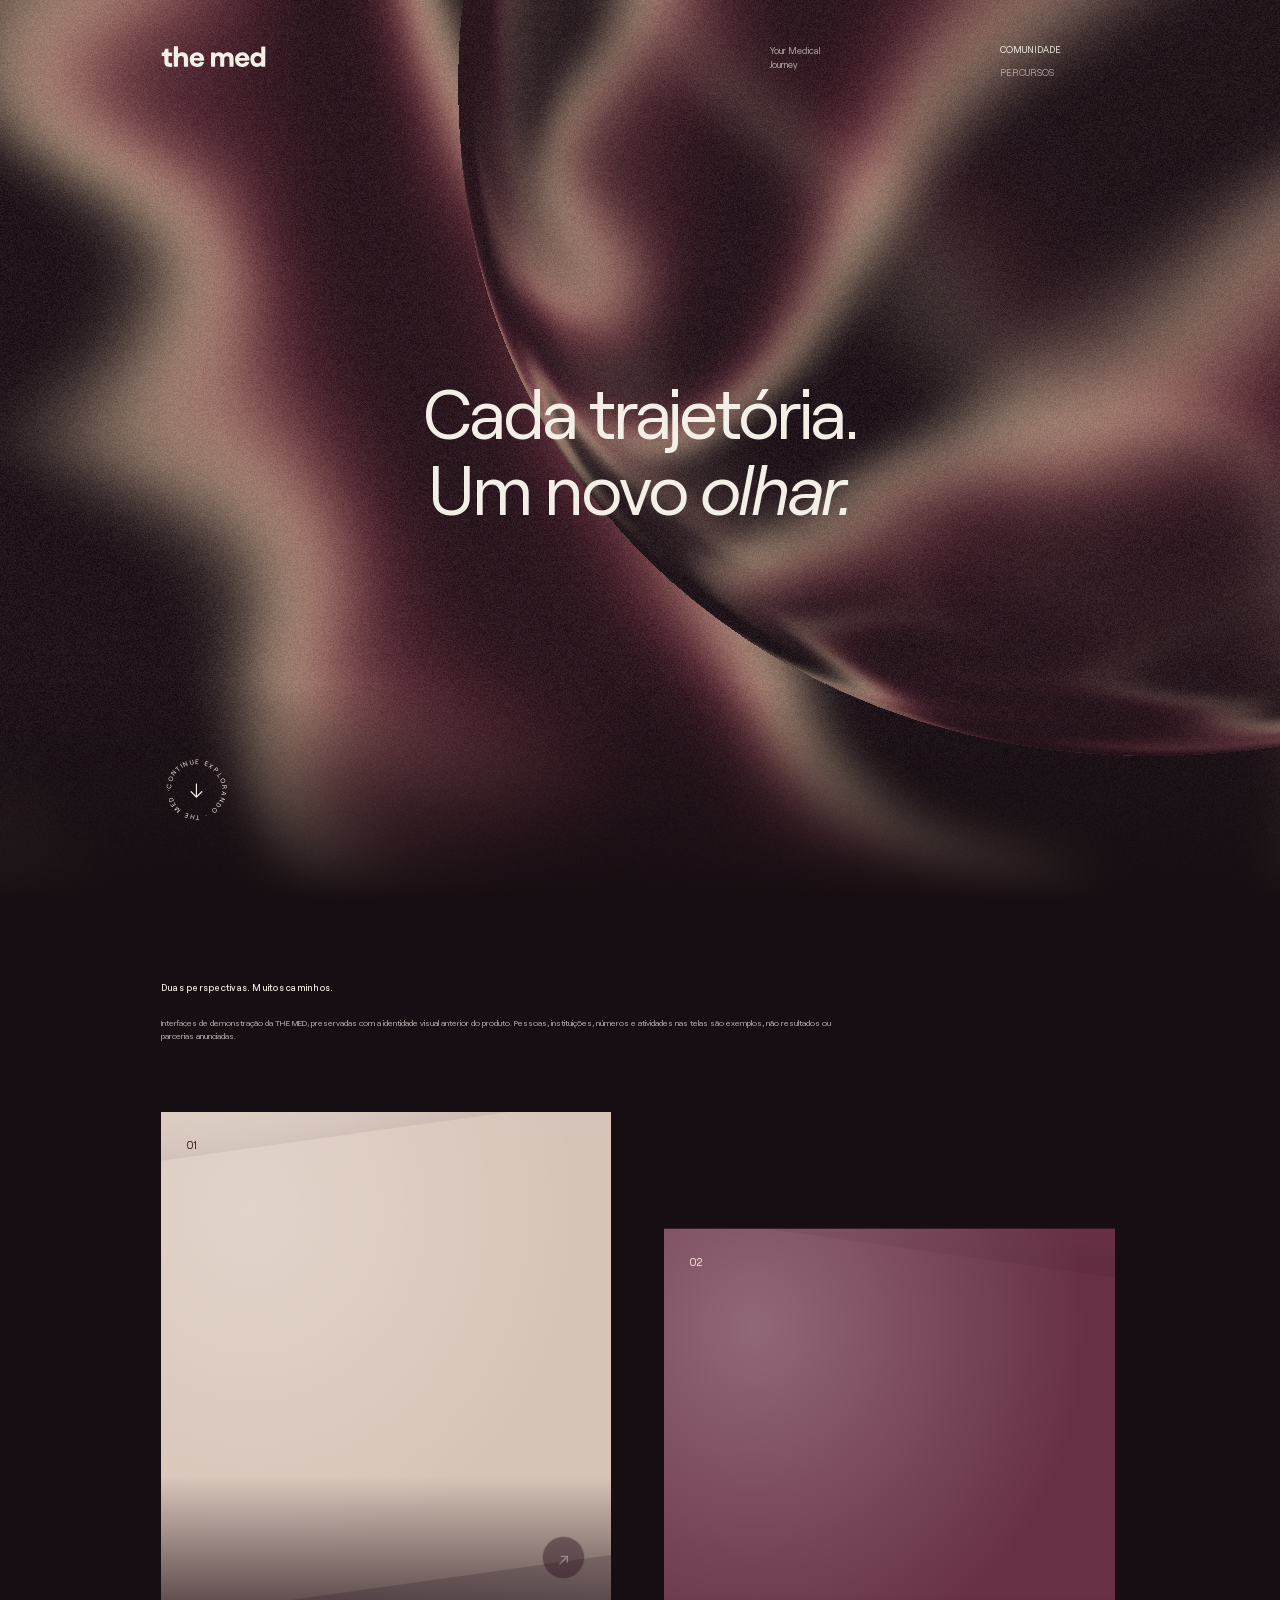
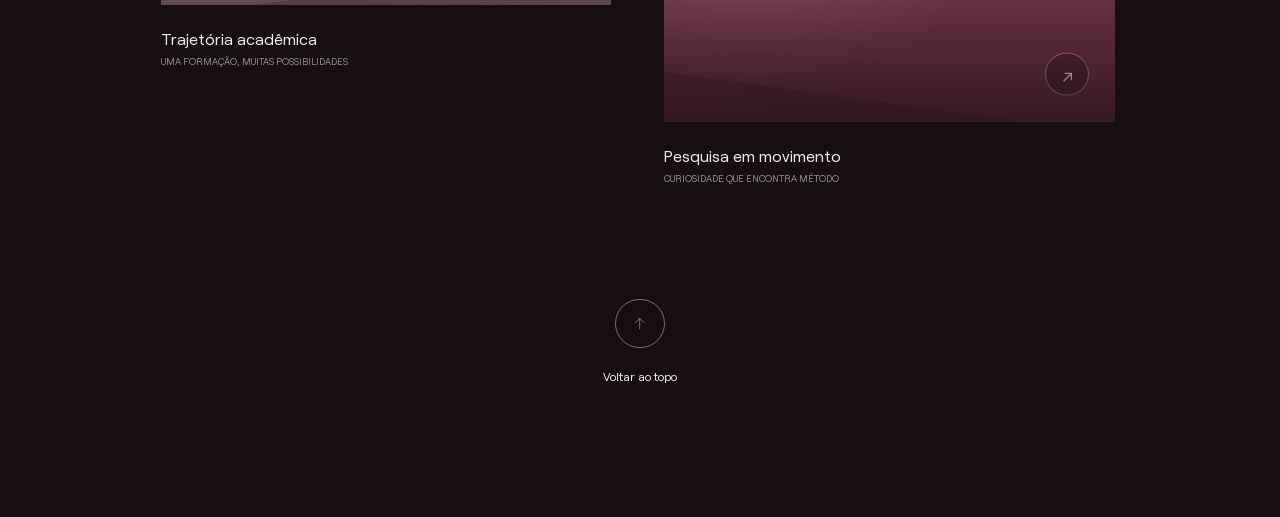
<file: percursos/index.html>
<!doctype html><html lang="pt-BR"><head><meta charset="utf-8"><meta name="viewport" content="width=device-width,initial-scale=1"><meta name="theme-color" content="#160e12"><title>Percursos — the med | Your Medical Journey</title><meta name="description" content="Um ecossistema para conectar sua trajetória acadêmica e médica. Explore planejamento, pesquisa, oportunidades, comunidade e orientação com a THE MED."><meta name="interny-build" content="interny-2026-11-04T13-31-24-750Z"><meta property="og:type" content="website"><meta property="og:title" content="Percursos — the med | Your Medical Journey"><meta property="og:description" content="Uma nova perspectiva para sua trajetória acadêmica e médica. THE MED, em pré-lançamento."><meta name="twitter:card" content="summary_large_image"><link rel="icon" type="image/svg+xml" href="/assets/favicon.svg?v=symbol09-small-20261024"><link rel="preload" as="font" href="/assets/Roobert-Regular.woff2" type="font/woff2" crossorigin><link rel="modulepreload" href="/js/vendor/three-scene.js"><link rel="stylesheet" href="/css/main.css"><link rel="stylesheet" href="/css/pages.css"><link rel="stylesheet" href="/css/wordmark.css"><link rel="stylesheet" href="/css/video.css"><noscript><style>.hero .hero-fallback{opacity:1;visibility:visible}</style></noscript></head><body data-page="directory" data-build="interny-2026-11-04T13-31-24-750Z"><a class="skip-link" href="#main">Pular para o conteúdo</a><header class="site-header"><div class="container header-grid"><a class="brand" href="/" aria-label="THE MED | Your Medical Journey — início"><span class="brand-wordmark" aria-hidden="true"><svg class="wordmark-svg" viewBox="0 0 281 60" aria-hidden="true" focusable="false"><path fill="currentColor" fill-rule="evenodd" d="M 92.375 57.2666 C 83.6713 55.4367 77.9177 49.1018 76.9458 40.2787 C 75.5897 27.9682 84.2583 18.1786 96.5 18.1956 C 107.6089 18.2111 115.2335 25.8753 115.5419 37.3364 C 115.6448 41.1603 117.1304 40.8077 101.7057 40.6201 C 86.3369 40.4332 86.8411 40.3278 88.3749 43.4057 C 91.4996 49.6762 101.1127 50.6596 103.998 45.004 C 104.6318 43.7617 104.5041 43.7859 109.25 44.0076 C 111.5187 44.1136 113.4499 44.1545 113.5415 44.0984 C 113.6331 44.0423 114.013 44.1124 114.3858 44.2541 C 115.2601 44.5865 115.1454 45.5005 113.9058 48.0777 C 110.4172 55.3308 101.4236 59.1691 92.375 57.2666 Z M 103.954 32.9391 C 104.2841 30.0713 99.7967 26.8101 95.8613 27.0577 C 92.266 27.2839 88 30.4874 88 32.9612 C 88 33.7116 88.0683 33.7175 96.25 33.6696 L 103.875 33.625 L 103.954 32.9391 Z M 213.375 57.2696 C 204.0778 55.2726 198.4495 48.4554 198.0854 38.75 C 197.5735 25.1048 208.9958 15.7439 222.5105 18.7332 C 230.8862 20.5857 236.75 28.4621 236.75 37.86 C 236.75 40.8983 238.1442 40.6223 222.695 40.6419 C 215.3551 40.6512 209.2148 40.7423 209.0499 40.8442 C 208.566 41.1432 208.6992 41.9136 209.514 43.5277 C 212.6155 49.6718 220.706 50.5306 224.9228 45.1634 L 226.0779 43.6931 L 227.8515 43.8813 C 228.8269 43.9849 231.0312 44.1383 232.75 44.2223 C 236.2468 44.3932 236.5424 44.6098 235.6823 46.3714 C 235.4799 46.7859 234.9343 47.9078 234.4697 48.8646 C 231.287 55.4193 221.9959 59.1212 213.375 57.2696 Z M 224.9352 33.45 C 225.4841 32.9945 225.2777 31.9094 224.3917 30.5938 C 222.2189 27.3674 217.5353 26.1047 213.8807 27.7601 C 211.5165 28.8309 208.5192 32.4944 209.2685 33.3973 C 209.6466 33.8529 224.3899 33.9026 224.9352 33.45 Z M 252.4496 57.2404 C 243.7692 55.1059 239.1349 48.2822 239.1281 37.625 C 239.1237 30.8663 240.5404 27.1164 244.6062 23.125 C 250.2829 17.5521 260.5309 16.5591 266.0449 21.0477 C 267.192 21.9815 267.8388 22.2132 268.1034 21.7849 C 268.1765 21.6666 268.2466 17.471 268.2591 12.4613 C 268.2717 7.4516 268.3727 3.2059 268.4837 3.0264 C 268.7197 2.6445 278.6638 2.5638 279.0406 2.9406 C 279.2566 3.1566 279.357 56.7264 279.1418 56.9415 C 278.9002 57.1832 268.9508 57.0508 268.7027 56.8027 C 268.5617 56.6617 268.4304 55.9469 268.4107 55.2141 C 268.3654 53.5231 267.8965 53.3716 266.4747 54.5886 C 263.3129 57.295 257.2974 58.4324 252.4496 57.2404 Z M 261 47.3929 C 270.6585 45.322 271.0226 31.4761 261.493 28.6461 C 254.2921 26.5076 247.9145 33.058 249.8738 40.5801 C 251.2372 45.8145 255.6784 48.5339 261 47.3929 Z M 19.4055 57.2367 C 14.5995 56.431 11.131 53.591 9.7045 49.2935 C 9.1847 47.7274 9.1422 47.0529 9.0128 38.303 C 8.8959 30.3921 8.8182 28.9452 8.5 28.7444 C 8.2937 28.6142 6.8169 28.5059 5.2181 28.5038 C 1.4942 28.4989 1.7218 28.8348 1.8065 23.4671 L 1.875 19.125 L 4.1702 18.9973 C 6.672 18.8582 7.194 18.5837 8.2711 16.8408 C 8.9213 15.7888 10.2267 11.99 10.4182 10.5923 C 10.6546 8.868 10.9743 8.75 15.4102 8.75 C 20.5154 8.75 20 8.1866 20 13.768 C 20 19.5207 19.5171 19.0394 25.2311 18.9818 C 27.5512 18.9584 29.5734 19.0158 29.7248 19.1094 C 30.1254 19.357 30.1024 27.7976 29.7 28.2 C 29.4893 28.4107 28.0846 28.5 24.9806 28.5 C 21.4289 28.5 20.5023 28.571 20.2609 28.8618 C 19.7434 29.4855 20.0029 43.9022 20.5497 44.9004 C 21.7382 47.0701 23.1939 47.6133 27.4163 47.4627 L 29.875 47.375 L 29.943 51.9023 C 29.9945 55.3305 29.9338 56.4929 29.693 56.6902 C 28.9051 57.3357 22.1399 57.6952 19.4055 57.2367 Z M 34.9205 56.9437 C 34.3704 56.536 34.1617 3.0838 34.7077 2.426 C 35.0135 2.0574 44.9283 2.0783 45.2983 2.4483 C 45.4059 2.5559 45.5235 7.0257 45.5595 12.3811 C 45.6329 23.2874 45.6145 23.193 47.3389 21.5461 C 49.6073 19.3796 52.8898 18.25 56.9174 18.25 C 65.6075 18.25 70.7804 22.7988 72.1275 31.625 C 72.5191 34.1907 72.657 56.1089 72.2851 56.68 C 72.0629 57.0213 62.385 57.3398 61.7971 57.0252 C 61.3661 56.7945 61.3371 56.1591 61.2914 45.9527 C 61.2647 39.9975 61.1729 34.7313 61.0874 34.25 C 59.8433 27.252 49.5674 26.3467 46.3251 32.9493 L 45.625 34.375 L 45.5658 45.6009 C 45.5332 51.7752 45.4396 56.8939 45.3578 56.9759 C 45.0164 57.3181 35.3854 57.2884 34.9205 56.9437 Z M 158.9957 56.9498 C 158.543 56.782 158.52 56.2832 158.4491 45.0748 L 158.375 33.375 L 157.6975 32.0905 C 155.0339 27.0407 147.8799 27.3529 145.4509 32.625 C 144.8827 33.8583 144.8733 34.0284 144.75 45.375 L 144.625 56.875 L 139.5178 56.9428 C 136.7089 56.9801 134.3137 56.9137 134.1953 56.7953 C 133.8985 56.4985 133.796 19.2511 134.0915 19.0684 C 134.4962 18.8183 144.11 19.0157 144.375 19.2796 C 144.5125 19.4165 144.625 20.0536 144.625 20.6954 C 144.625 22.2299 145.2036 22.3825 146.4652 21.1808 C 151.121 16.7463 160.166 17.1698 165.0825 22.0525 C 166.7852 23.7435 167.1061 23.801 168.2246 22.6151 C 174.8442 15.5971 187.8515 17.0319 191.9934 25.237 C 194.0439 29.299 194.257 31.1915 194.2386 45.1809 C 194.2303 51.5367 194.1384 56.7894 194.0345 56.8537 C 193.762 57.0221 183.514 57.0973 183.3487 56.9321 C 183.2726 56.856 183.222 51.9182 183.2361 45.9593 C 183.2641 34.2028 183.1826 33.3214 181.8767 31.2526 C 179.7462 27.8778 174.2851 27.6514 171.2481 30.812 C 169.3289 32.8093 169.25 33.4053 169.25 45.9092 C 169.25 54.8491 169.1898 56.7888 168.9089 56.8966 C 168.38 57.0995 159.5278 57.1471 158.9957 56.9498 Z"/></svg></span></a><span class="header-caption" lang="en">Your Medical<br>Journey</span><nav class="desktop-nav" aria-label="Navegação principal"><a href="/comunidade/" >Comunidade</a><a href="/percursos/" aria-current="page">Percursos</a></nav><button class="menu-toggle" aria-expanded="false" aria-controls="mobile-menu" aria-label="Abrir menu"><span></span><span></span></button></div></header><div class="mobile-menu" id="mobile-menu" hidden><div class="menu-glow"></div><nav aria-label="Menu móvel"><a href="/#works">Ecossistema</a><a href="/#manifesto">Nossa visão</a><a href="/comunidade/">Comunidade</a><a href="/percursos/">Percursos</a><a href="/#contact">Comece por aqui</a></nav><a class="menu-product" href="https://innectaos.vercel.app/" target="_blank" rel="noopener">Conheça o produto <svg viewBox="0 0 30 20" fill="none" aria-hidden="true"><path d="M1 10h26M18 1l9 9-9 9" stroke="currentColor" stroke-width="1.25"/></svg></a><p>Medicina. Pesquisa. Possibilidades.</p></div><main id="main" data-scroll-container tabindex="-1"><section id="artists" class="directory-page">
    <section class="hero directory-hero" data-render-mode="pending" aria-labelledby="directory-title"><div class="hero-fallback" aria-hidden="true"><span class="fallback-field"></span><span class="fallback-lens"></span></div><canvas class="hero-canvas" aria-hidden="true"></canvas><div class="hero-gradient" aria-hidden="true"></div><div class="hero-sentence"><h1 id="directory-title">Cada trajetória.<br>Um novo <i>olhar.</i></h1></div><a class="scroll-seal directory-seal" href="#directory-grid" aria-label="Explorar os percursos"><svg viewBox="0 0 100 100" aria-hidden="true"><defs><path id="directory-seal-path" d="M50,50 m-36,0 a36,36 0 1,1 72,0 a36,36 0 1,1 -72,0"/></defs><text><textPath href="#directory-seal-path" textLength="225">CONTINUE EXPLORANDO · THE MED · </textPath></text></svg><span>↓</span></a></section>
    <div class="container"><section class="artists-card-list" id="directory-grid" aria-labelledby="directory-label"><p class="eyebrow" id="directory-label">Duas perspectivas. Muitos caminhos.</p><p class="interface-notice page-interface-notice">Interfaces de demonstração da THE MED, preservadas com a identidade visual anterior do produto. Pessoas, instituições, números e atividades nas telas são exemplos, não resultados ou parcerias anunciadas.</p><ul class="project-grid directory-grid"><li class="project-card directory-card reveal"><button class="artist-card-item" type="button" data-profile="trajetoria-academica" aria-haspopup="dialog" aria-label="Conhecer Trajetória acadêmica"><span class="card-image"><span class="directory-card-number">01</span><img class="" src="/assets/vision-detail.webp" alt="Trajetória acadêmica: uma perspectiva da THE MED" loading="lazy" decoding="async"><span class="directory-card-open" aria-hidden="true">↗</span></span><span class="card-caption"><span class="title">Trajetória acadêmica</span><span class="category">UMA FORMAÇÃO, MUITAS POSSIBILIDADES</span></span></button></li><li class="project-card directory-card reveal"><button class="artist-card-item" type="button" data-profile="pesquisa-em-movimento" aria-haspopup="dialog" aria-label="Conhecer Pesquisa em movimento"><span class="card-image"><span class="directory-card-number">02</span><img class="" src="/assets/research-detail.webp" alt="Pesquisa em movimento: uma perspectiva da THE MED" loading="lazy" decoding="async"><span class="directory-card-open" aria-hidden="true">↗</span></span><span class="card-caption"><span class="title">Pesquisa em movimento</span><span class="category">CURIOSIDADE QUE ENCONTRA MÉTODO</span></span></button></li></ul></section><div class="directory-end"><a href="#artists" class="directory-backtop" aria-label="Voltar ao topo"><svg class="page-arrow up" viewBox="0 0 40 40" aria-hidden="true"><path d="M5 20h29M22 8l12 12-12 12" fill="none" stroke="currentColor" stroke-width="1.2"/></svg></a><span>Voltar ao topo</span></div></div>
  </section></main><dialog class="profile-dialog" aria-label="Percurso THE MED"><div class="modal-content"></div></dialog><div class="dot-cursor" aria-hidden="true"><span></span></div><script type="module" src="/js/app.js"></script></body></html>
</file>
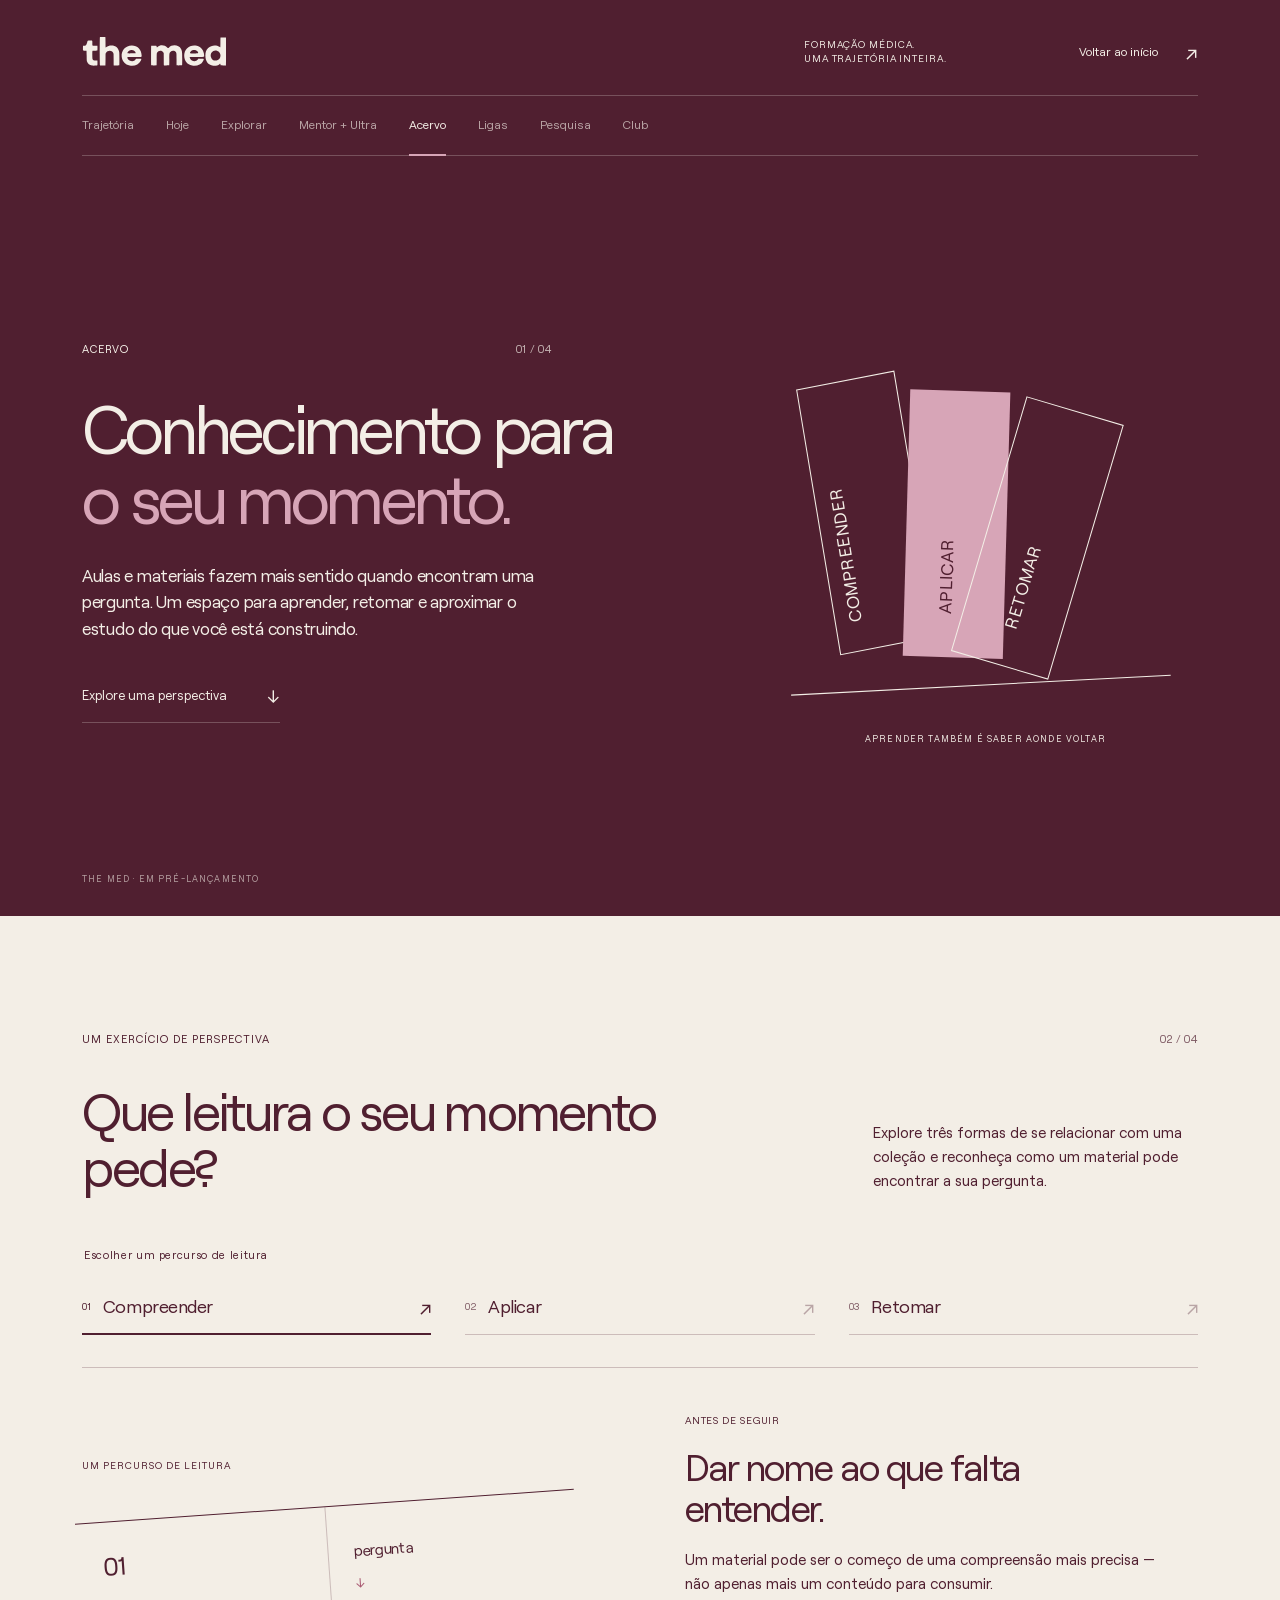
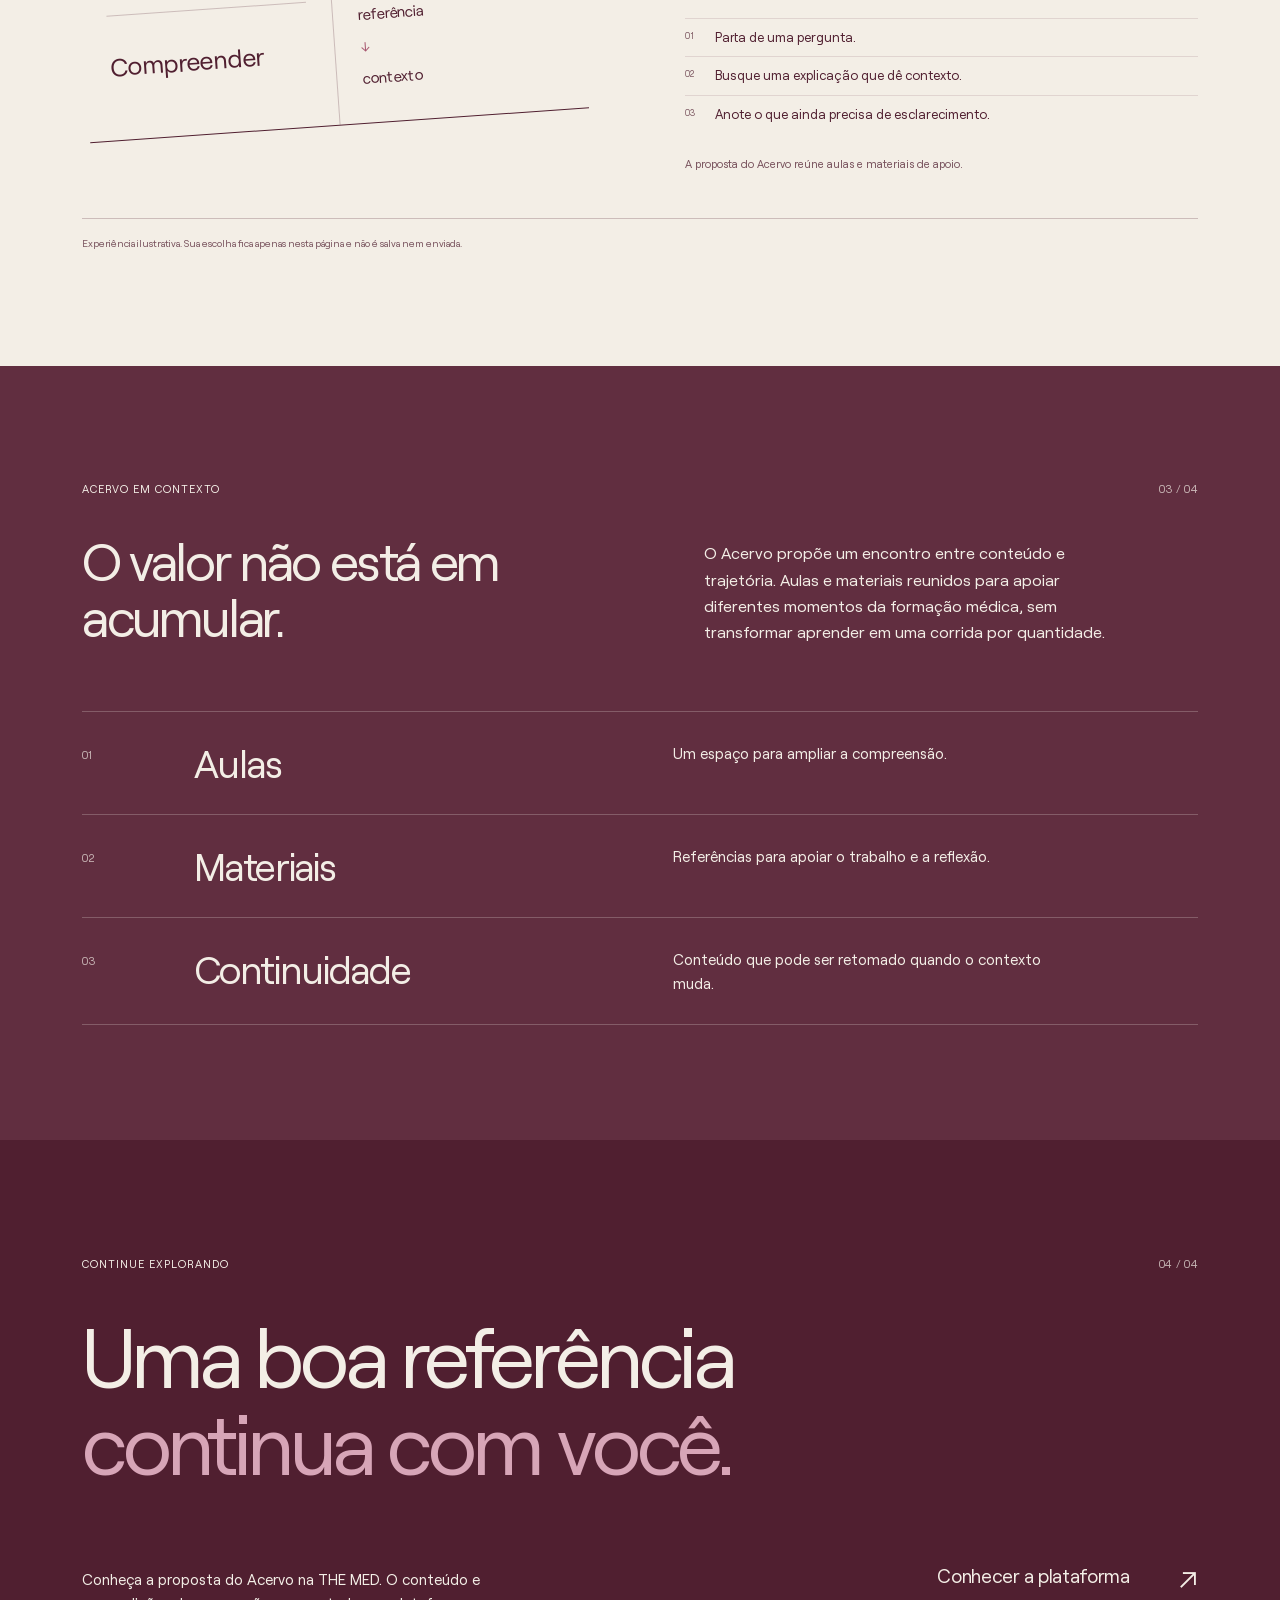
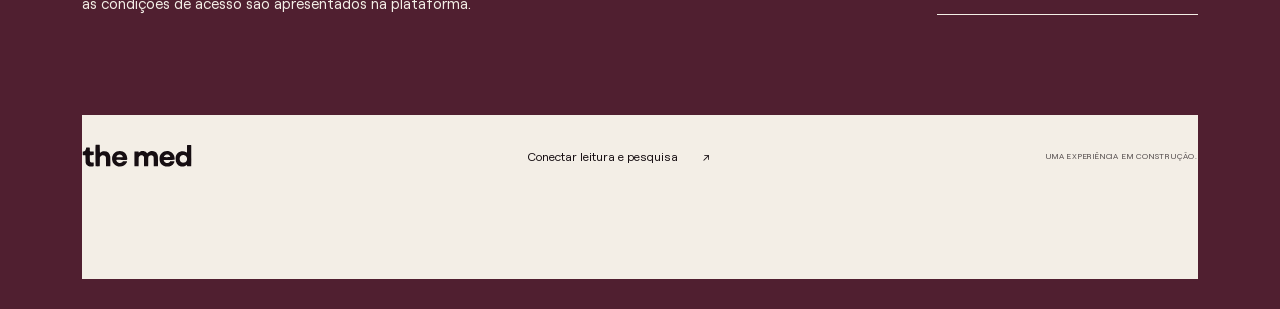
<file: modulos/acervo/index.html>
<!doctype html><html lang="pt-BR"><head><meta charset="utf-8"><meta name="viewport" content="width=device-width,initial-scale=1"><meta name="theme-color" content="#160e12"><title>Acervo — the med | Your Medical Journey</title><meta name="description" content="Conhecimento que acompanha o seu momento."><meta name="interny-build" content="interny-2026-11-04T13-31-24-750Z"><meta property="og:type" content="website"><meta property="og:title" content="Acervo — the med | Your Medical Journey"><meta property="og:description" content="Uma nova perspectiva para sua trajetória acadêmica e médica. THE MED, em pré-lançamento."><meta name="twitter:card" content="summary_large_image"><link rel="icon" type="image/svg+xml" href="/assets/favicon.svg?v=symbol09-small-20261024"><link rel="preload" as="font" href="/assets/Roobert-Regular.woff2" type="font/woff2" crossorigin><link rel="stylesheet" href="/css/main.css"><link rel="stylesheet" href="/css/pages.css"><link rel="stylesheet" href="/css/wordmark.css"><link rel="stylesheet" href="/css/video.css"><link rel="stylesheet" href="/css/module-experiences.css"><noscript><style>.hero .hero-fallback{opacity:1;visibility:visible}</style></noscript></head><body data-page="module" data-build="interny-2026-11-04T13-31-24-750Z"><main id="main" data-scroll-container tabindex="-1"><article class="module-experience module-experience--acervo" data-module-experience="acervo">
 <header class="module-masthead"><a class="module-wordmark" href="/" aria-label="THE MED — início"><svg class="wordmark-svg" viewBox="0 0 281 60" aria-hidden="true" focusable="false"><path fill="currentColor" fill-rule="evenodd" d="M 92.375 57.2666 C 83.6713 55.4367 77.9177 49.1018 76.9458 40.2787 C 75.5897 27.9682 84.2583 18.1786 96.5 18.1956 C 107.6089 18.2111 115.2335 25.8753 115.5419 37.3364 C 115.6448 41.1603 117.1304 40.8077 101.7057 40.6201 C 86.3369 40.4332 86.8411 40.3278 88.3749 43.4057 C 91.4996 49.6762 101.1127 50.6596 103.998 45.004 C 104.6318 43.7617 104.5041 43.7859 109.25 44.0076 C 111.5187 44.1136 113.4499 44.1545 113.5415 44.0984 C 113.6331 44.0423 114.013 44.1124 114.3858 44.2541 C 115.2601 44.5865 115.1454 45.5005 113.9058 48.0777 C 110.4172 55.3308 101.4236 59.1691 92.375 57.2666 Z M 103.954 32.9391 C 104.2841 30.0713 99.7967 26.8101 95.8613 27.0577 C 92.266 27.2839 88 30.4874 88 32.9612 C 88 33.7116 88.0683 33.7175 96.25 33.6696 L 103.875 33.625 L 103.954 32.9391 Z M 213.375 57.2696 C 204.0778 55.2726 198.4495 48.4554 198.0854 38.75 C 197.5735 25.1048 208.9958 15.7439 222.5105 18.7332 C 230.8862 20.5857 236.75 28.4621 236.75 37.86 C 236.75 40.8983 238.1442 40.6223 222.695 40.6419 C 215.3551 40.6512 209.2148 40.7423 209.0499 40.8442 C 208.566 41.1432 208.6992 41.9136 209.514 43.5277 C 212.6155 49.6718 220.706 50.5306 224.9228 45.1634 L 226.0779 43.6931 L 227.8515 43.8813 C 228.8269 43.9849 231.0312 44.1383 232.75 44.2223 C 236.2468 44.3932 236.5424 44.6098 235.6823 46.3714 C 235.4799 46.7859 234.9343 47.9078 234.4697 48.8646 C 231.287 55.4193 221.9959 59.1212 213.375 57.2696 Z M 224.9352 33.45 C 225.4841 32.9945 225.2777 31.9094 224.3917 30.5938 C 222.2189 27.3674 217.5353 26.1047 213.8807 27.7601 C 211.5165 28.8309 208.5192 32.4944 209.2685 33.3973 C 209.6466 33.8529 224.3899 33.9026 224.9352 33.45 Z M 252.4496 57.2404 C 243.7692 55.1059 239.1349 48.2822 239.1281 37.625 C 239.1237 30.8663 240.5404 27.1164 244.6062 23.125 C 250.2829 17.5521 260.5309 16.5591 266.0449 21.0477 C 267.192 21.9815 267.8388 22.2132 268.1034 21.7849 C 268.1765 21.6666 268.2466 17.471 268.2591 12.4613 C 268.2717 7.4516 268.3727 3.2059 268.4837 3.0264 C 268.7197 2.6445 278.6638 2.5638 279.0406 2.9406 C 279.2566 3.1566 279.357 56.7264 279.1418 56.9415 C 278.9002 57.1832 268.9508 57.0508 268.7027 56.8027 C 268.5617 56.6617 268.4304 55.9469 268.4107 55.2141 C 268.3654 53.5231 267.8965 53.3716 266.4747 54.5886 C 263.3129 57.295 257.2974 58.4324 252.4496 57.2404 Z M 261 47.3929 C 270.6585 45.322 271.0226 31.4761 261.493 28.6461 C 254.2921 26.5076 247.9145 33.058 249.8738 40.5801 C 251.2372 45.8145 255.6784 48.5339 261 47.3929 Z M 19.4055 57.2367 C 14.5995 56.431 11.131 53.591 9.7045 49.2935 C 9.1847 47.7274 9.1422 47.0529 9.0128 38.303 C 8.8959 30.3921 8.8182 28.9452 8.5 28.7444 C 8.2937 28.6142 6.8169 28.5059 5.2181 28.5038 C 1.4942 28.4989 1.7218 28.8348 1.8065 23.4671 L 1.875 19.125 L 4.1702 18.9973 C 6.672 18.8582 7.194 18.5837 8.2711 16.8408 C 8.9213 15.7888 10.2267 11.99 10.4182 10.5923 C 10.6546 8.868 10.9743 8.75 15.4102 8.75 C 20.5154 8.75 20 8.1866 20 13.768 C 20 19.5207 19.5171 19.0394 25.2311 18.9818 C 27.5512 18.9584 29.5734 19.0158 29.7248 19.1094 C 30.1254 19.357 30.1024 27.7976 29.7 28.2 C 29.4893 28.4107 28.0846 28.5 24.9806 28.5 C 21.4289 28.5 20.5023 28.571 20.2609 28.8618 C 19.7434 29.4855 20.0029 43.9022 20.5497 44.9004 C 21.7382 47.0701 23.1939 47.6133 27.4163 47.4627 L 29.875 47.375 L 29.943 51.9023 C 29.9945 55.3305 29.9338 56.4929 29.693 56.6902 C 28.9051 57.3357 22.1399 57.6952 19.4055 57.2367 Z M 34.9205 56.9437 C 34.3704 56.536 34.1617 3.0838 34.7077 2.426 C 35.0135 2.0574 44.9283 2.0783 45.2983 2.4483 C 45.4059 2.5559 45.5235 7.0257 45.5595 12.3811 C 45.6329 23.2874 45.6145 23.193 47.3389 21.5461 C 49.6073 19.3796 52.8898 18.25 56.9174 18.25 C 65.6075 18.25 70.7804 22.7988 72.1275 31.625 C 72.5191 34.1907 72.657 56.1089 72.2851 56.68 C 72.0629 57.0213 62.385 57.3398 61.7971 57.0252 C 61.3661 56.7945 61.3371 56.1591 61.2914 45.9527 C 61.2647 39.9975 61.1729 34.7313 61.0874 34.25 C 59.8433 27.252 49.5674 26.3467 46.3251 32.9493 L 45.625 34.375 L 45.5658 45.6009 C 45.5332 51.7752 45.4396 56.8939 45.3578 56.9759 C 45.0164 57.3181 35.3854 57.2884 34.9205 56.9437 Z M 158.9957 56.9498 C 158.543 56.782 158.52 56.2832 158.4491 45.0748 L 158.375 33.375 L 157.6975 32.0905 C 155.0339 27.0407 147.8799 27.3529 145.4509 32.625 C 144.8827 33.8583 144.8733 34.0284 144.75 45.375 L 144.625 56.875 L 139.5178 56.9428 C 136.7089 56.9801 134.3137 56.9137 134.1953 56.7953 C 133.8985 56.4985 133.796 19.2511 134.0915 19.0684 C 134.4962 18.8183 144.11 19.0157 144.375 19.2796 C 144.5125 19.4165 144.625 20.0536 144.625 20.6954 C 144.625 22.2299 145.2036 22.3825 146.4652 21.1808 C 151.121 16.7463 160.166 17.1698 165.0825 22.0525 C 166.7852 23.7435 167.1061 23.801 168.2246 22.6151 C 174.8442 15.5971 187.8515 17.0319 191.9934 25.237 C 194.0439 29.299 194.257 31.1915 194.2386 45.1809 C 194.2303 51.5367 194.1384 56.7894 194.0345 56.8537 C 193.762 57.0221 183.514 57.0973 183.3487 56.9321 C 183.2726 56.856 183.222 51.9182 183.2361 45.9593 C 183.2641 34.2028 183.1826 33.3214 181.8767 31.2526 C 179.7462 27.8778 174.2851 27.6514 171.2481 30.812 C 169.3289 32.8093 169.25 33.4053 169.25 45.9092 C 169.25 54.8491 169.1898 56.7888 168.9089 56.8966 C 168.38 57.0995 159.5278 57.1471 158.9957 56.9498 Z"/></svg></a><span class="module-masthead-caption">FORMAÇÃO MÉDICA.<br>UMA TRAJETÓRIA INTEIRA.</span><a class="module-home" href="/">Voltar ao início <span aria-hidden="true">↗</span></a></header>
 <nav class="module-route-nav" aria-label="Módulos da THE MED"><a href="/modulos/trajetoria/">Trajetória</a><a href="/modulos/hoje/">Hoje</a><a href="/modulos/explorar/">Explorar</a><a href="/modulos/mentor/">Mentor + Ultra</a><a href="/modulos/acervo/" aria-current="page">Acervo</a><a href="/modulos/ligas/">Ligas</a><a href="/modulos/pesquisa/">Pesquisa</a><a href="/modulos/club/">Club</a></nav>
 <section class="module-fold module-intro" data-module-fold="1" id="acervo-intro" aria-labelledby="acervo-title"><div class="module-intro-copy"><p class="module-kicker">Acervo <span>01 / 04</span></p><h1 id="acervo-title"><span>Conhecimento para</span><span class="module-title-soft">o seu momento.</span></h1><p class="module-lead">Aulas e materiais fazem mais sentido quando encontram uma pergunta. Um espaço para aprender, retomar e aproximar o estudo do que você está construindo.</p><a class="module-link" href="#acervo-experimentar">Explore uma perspectiva <span aria-hidden="true">↓</span></a></div><div class="module-intro-visual"><svg class="module-hero-art" viewBox="0 0 520 440" role="img" aria-labelledby="acervo-art-title acervo-art-desc"><title id="acervo-art-title">Uma coleção para compreender, aplicar e retomar</title><desc id="acervo-art-desc">Ilustração editorial do módulo, não uma interface real.</desc><path fill="none" stroke="currentColor" stroke-width="1.2" d="M62 58 176 42 211 352 97 368Z"/><path class="art-paper" d="M194 64 310 74 285 383 169 373Z"/><path fill="none" stroke="currentColor" stroke-width="1.2" d="M329 80 439 119 336 409 226 370Z"/><path fill="none" stroke="currentColor" stroke-width="1.2" d="M37 412H479"/><text transform="translate(124 330) rotate(-96)" class="art-book">COMPREENDER</text><text transform="translate(228 327) rotate(-85)" class="art-book art-on-highlight">APLICAR</text><text transform="translate(302 350) rotate(-70)" class="art-book">RETOMAR</text></svg><p>APRENDER TAMBÉM É SABER AONDE VOLTAR</p></div><p class="module-intro-note">THE MED · EM PRÉ-LANÇAMENTO</p></section>
 <section class="module-fold module-experiment" data-module-fold="2" id="acervo-experimentar" aria-labelledby="acervo-experiment-title"><div class="module-section-head"><p class="module-kicker">UM EXERCÍCIO DE PERSPECTIVA <span>02 / 04</span></p><h2 id="acervo-experiment-title">Que leitura o seu momento pede?</h2><p>Explore três formas de se relacionar com uma coleção e reconheça como um material pode encontrar a sua pergunta.</p></div><div class="module-interaction" data-module-interaction><fieldset class="module-selector"><legend>Escolher um percurso de leitura</legend><label class="module-choice"><input type="radio" name="acervo-perspectiva" value="compreender" data-module-choice="compreender" aria-controls="acervo-panel-compreender" checked><span><b>01</b>Compreender<i aria-hidden="true">↗</i></span></label><label class="module-choice"><input type="radio" name="acervo-perspectiva" value="aplicar" data-module-choice="aplicar" aria-controls="acervo-panel-aplicar"><span><b>02</b>Aplicar<i aria-hidden="true">↗</i></span></label><label class="module-choice"><input type="radio" name="acervo-perspectiva" value="retomar" data-module-choice="retomar" aria-controls="acervo-panel-retomar"><span><b>03</b>Retomar<i aria-hidden="true">↗</i></span></label></fieldset><div class="module-panels"><div class="module-choice-panel" data-module-panel="compreender" id="acervo-panel-compreender"><div class="module-panel-art"><div class="module-reading" aria-hidden="true"><span>UM PERCURSO DE LEITURA</span><div class="reading-pages"><div>01<hr>Compreender</div><div><span>pergunta</span><b>↓</b><span>referência</span><b>↓</b><span>contexto</span></div></div></div></div><div class="module-panel-copy"><p class="module-kicker">ANTES DE SEGUIR</p><h3>Dar nome ao que falta entender.</h3><p>Um material pode ser o começo de uma compreensão mais precisa — não apenas mais um conteúdo para consumir.</p><ol><li>Parta de uma pergunta.</li><li>Busque uma explicação que dê contexto.</li><li>Anote o que ainda precisa de esclarecimento.</li></ol><p class="module-panel-foot">A proposta do Acervo reúne aulas e materiais de apoio.</p></div></div><div class="module-choice-panel" data-module-panel="aplicar" id="acervo-panel-aplicar"><div class="module-panel-art"><div class="module-reading" aria-hidden="true"><span>UM PERCURSO DE LEITURA</span><div class="reading-pages"><div>02<hr>Aplicar</div><div><span>pergunta</span><b>↓</b><span>referência</span><b>↓</b><span>contexto</span></div></div></div></div><div class="module-panel-copy"><p class="module-kicker">DO ESTUDO AO CONTEXTO</p><h3>Encontrar uma pergunta real.</h3><p>Uma decisão de trajetória ou uma etapa de pesquisa pode mostrar onde o conhecimento precisa entrar em ação.</p><ol><li>Reconheça a situação em que o conteúdo ajuda.</li><li>Relacione a leitura ao trabalho em andamento.</li><li>Retome a referência ao revisar a decisão.</li></ol><p class="module-panel-foot">Aprender e construir podem fazer parte do mesmo movimento.</p></div></div><div class="module-choice-panel" data-module-panel="retomar" id="acervo-panel-retomar"><div class="module-panel-art"><div class="module-reading" aria-hidden="true"><span>UM PERCURSO DE LEITURA</span><div class="reading-pages"><div>03<hr>Retomar</div><div><span>pergunta</span><b>↓</b><span>referência</span><b>↓</b><span>contexto</span></div></div></div></div><div class="module-panel-copy"><p class="module-kicker">UMA SEGUNDA LEITURA</p><h3>Voltar também é avançar.</h3><p>A experiência muda a forma como você lê. Uma referência conhecida pode ganhar outro significado no momento seguinte.</p><ol><li>Volte ao que já despertou interesse.</li><li>Observe o que mudou no seu entendimento.</li><li>Conecte a leitura à próxima pergunta.</li></ol><p class="module-panel-foot">Uma coleção útil acompanha o tempo da sua formação.</p></div></div></div><p class="module-local-note">Experiência ilustrativa. Sua escolha fica apenas nesta página e não é salva nem enviada.</p><p class="module-sr-only" data-module-status role="status" aria-live="polite" aria-atomic="true"></p></div></section>
 <section class="module-fold module-context" data-module-fold="3" id="acervo-contexto" aria-labelledby="acervo-context-title"><div class="module-context-intro"><p class="module-kicker">Acervo EM CONTEXTO <span>03 / 04</span></p><h2 id="acervo-context-title">O valor não está em acumular.</h2><p>O Acervo propõe um encontro entre conteúdo e trajetória. Aulas e materiais reunidos para apoiar diferentes momentos da formação médica, sem transformar aprender em uma corrida por quantidade.</p></div><div class="module-threads"><div class="module-thread-row"><span class="module-thread-number">01</span><h3>Aulas</h3><p>Um espaço para ampliar a compreensão.</p></div><div class="module-thread-row"><span class="module-thread-number">02</span><h3>Materiais</h3><p>Referências para apoiar o trabalho e a reflexão.</p></div><div class="module-thread-row"><span class="module-thread-number">03</span><h3>Continuidade</h3><p>Conteúdo que pode ser retomado quando o contexto muda.</p></div></div></section>
 <section class="module-fold module-closing" data-module-fold="4" id="acervo-continuar" aria-labelledby="acervo-closing-title"><p class="module-kicker">CONTINUE EXPLORANDO <span>04 / 04</span></p><h2 id="acervo-closing-title"><span>Uma boa referência</span><span class="module-title-soft">continua com você.</span></h2><div class="module-closing-bottom"><p>Conheça a proposta do Acervo na THE MED. O conteúdo e as condições de acesso são apresentados na plataforma.</p><a class="module-product-link" href="https://innectaos.vercel.app/" target="_blank" rel="noopener noreferrer">Conhecer a plataforma <span aria-hidden="true">↗</span><span class="module-sr-only"> — abre em nova aba</span></a></div><footer class="module-footer"><a href="/"><svg class="module-footer-wordmark" viewBox="0 0 281 60" aria-hidden="true" focusable="false"><path fill="currentColor" fill-rule="evenodd" d="M 92.375 57.2666 C 83.6713 55.4367 77.9177 49.1018 76.9458 40.2787 C 75.5897 27.9682 84.2583 18.1786 96.5 18.1956 C 107.6089 18.2111 115.2335 25.8753 115.5419 37.3364 C 115.6448 41.1603 117.1304 40.8077 101.7057 40.6201 C 86.3369 40.4332 86.8411 40.3278 88.3749 43.4057 C 91.4996 49.6762 101.1127 50.6596 103.998 45.004 C 104.6318 43.7617 104.5041 43.7859 109.25 44.0076 C 111.5187 44.1136 113.4499 44.1545 113.5415 44.0984 C 113.6331 44.0423 114.013 44.1124 114.3858 44.2541 C 115.2601 44.5865 115.1454 45.5005 113.9058 48.0777 C 110.4172 55.3308 101.4236 59.1691 92.375 57.2666 Z M 103.954 32.9391 C 104.2841 30.0713 99.7967 26.8101 95.8613 27.0577 C 92.266 27.2839 88 30.4874 88 32.9612 C 88 33.7116 88.0683 33.7175 96.25 33.6696 L 103.875 33.625 L 103.954 32.9391 Z M 213.375 57.2696 C 204.0778 55.2726 198.4495 48.4554 198.0854 38.75 C 197.5735 25.1048 208.9958 15.7439 222.5105 18.7332 C 230.8862 20.5857 236.75 28.4621 236.75 37.86 C 236.75 40.8983 238.1442 40.6223 222.695 40.6419 C 215.3551 40.6512 209.2148 40.7423 209.0499 40.8442 C 208.566 41.1432 208.6992 41.9136 209.514 43.5277 C 212.6155 49.6718 220.706 50.5306 224.9228 45.1634 L 226.0779 43.6931 L 227.8515 43.8813 C 228.8269 43.9849 231.0312 44.1383 232.75 44.2223 C 236.2468 44.3932 236.5424 44.6098 235.6823 46.3714 C 235.4799 46.7859 234.9343 47.9078 234.4697 48.8646 C 231.287 55.4193 221.9959 59.1212 213.375 57.2696 Z M 224.9352 33.45 C 225.4841 32.9945 225.2777 31.9094 224.3917 30.5938 C 222.2189 27.3674 217.5353 26.1047 213.8807 27.7601 C 211.5165 28.8309 208.5192 32.4944 209.2685 33.3973 C 209.6466 33.8529 224.3899 33.9026 224.9352 33.45 Z M 252.4496 57.2404 C 243.7692 55.1059 239.1349 48.2822 239.1281 37.625 C 239.1237 30.8663 240.5404 27.1164 244.6062 23.125 C 250.2829 17.5521 260.5309 16.5591 266.0449 21.0477 C 267.192 21.9815 267.8388 22.2132 268.1034 21.7849 C 268.1765 21.6666 268.2466 17.471 268.2591 12.4613 C 268.2717 7.4516 268.3727 3.2059 268.4837 3.0264 C 268.7197 2.6445 278.6638 2.5638 279.0406 2.9406 C 279.2566 3.1566 279.357 56.7264 279.1418 56.9415 C 278.9002 57.1832 268.9508 57.0508 268.7027 56.8027 C 268.5617 56.6617 268.4304 55.9469 268.4107 55.2141 C 268.3654 53.5231 267.8965 53.3716 266.4747 54.5886 C 263.3129 57.295 257.2974 58.4324 252.4496 57.2404 Z M 261 47.3929 C 270.6585 45.322 271.0226 31.4761 261.493 28.6461 C 254.2921 26.5076 247.9145 33.058 249.8738 40.5801 C 251.2372 45.8145 255.6784 48.5339 261 47.3929 Z M 19.4055 57.2367 C 14.5995 56.431 11.131 53.591 9.7045 49.2935 C 9.1847 47.7274 9.1422 47.0529 9.0128 38.303 C 8.8959 30.3921 8.8182 28.9452 8.5 28.7444 C 8.2937 28.6142 6.8169 28.5059 5.2181 28.5038 C 1.4942 28.4989 1.7218 28.8348 1.8065 23.4671 L 1.875 19.125 L 4.1702 18.9973 C 6.672 18.8582 7.194 18.5837 8.2711 16.8408 C 8.9213 15.7888 10.2267 11.99 10.4182 10.5923 C 10.6546 8.868 10.9743 8.75 15.4102 8.75 C 20.5154 8.75 20 8.1866 20 13.768 C 20 19.5207 19.5171 19.0394 25.2311 18.9818 C 27.5512 18.9584 29.5734 19.0158 29.7248 19.1094 C 30.1254 19.357 30.1024 27.7976 29.7 28.2 C 29.4893 28.4107 28.0846 28.5 24.9806 28.5 C 21.4289 28.5 20.5023 28.571 20.2609 28.8618 C 19.7434 29.4855 20.0029 43.9022 20.5497 44.9004 C 21.7382 47.0701 23.1939 47.6133 27.4163 47.4627 L 29.875 47.375 L 29.943 51.9023 C 29.9945 55.3305 29.9338 56.4929 29.693 56.6902 C 28.9051 57.3357 22.1399 57.6952 19.4055 57.2367 Z M 34.9205 56.9437 C 34.3704 56.536 34.1617 3.0838 34.7077 2.426 C 35.0135 2.0574 44.9283 2.0783 45.2983 2.4483 C 45.4059 2.5559 45.5235 7.0257 45.5595 12.3811 C 45.6329 23.2874 45.6145 23.193 47.3389 21.5461 C 49.6073 19.3796 52.8898 18.25 56.9174 18.25 C 65.6075 18.25 70.7804 22.7988 72.1275 31.625 C 72.5191 34.1907 72.657 56.1089 72.2851 56.68 C 72.0629 57.0213 62.385 57.3398 61.7971 57.0252 C 61.3661 56.7945 61.3371 56.1591 61.2914 45.9527 C 61.2647 39.9975 61.1729 34.7313 61.0874 34.25 C 59.8433 27.252 49.5674 26.3467 46.3251 32.9493 L 45.625 34.375 L 45.5658 45.6009 C 45.5332 51.7752 45.4396 56.8939 45.3578 56.9759 C 45.0164 57.3181 35.3854 57.2884 34.9205 56.9437 Z M 158.9957 56.9498 C 158.543 56.782 158.52 56.2832 158.4491 45.0748 L 158.375 33.375 L 157.6975 32.0905 C 155.0339 27.0407 147.8799 27.3529 145.4509 32.625 C 144.8827 33.8583 144.8733 34.0284 144.75 45.375 L 144.625 56.875 L 139.5178 56.9428 C 136.7089 56.9801 134.3137 56.9137 134.1953 56.7953 C 133.8985 56.4985 133.796 19.2511 134.0915 19.0684 C 134.4962 18.8183 144.11 19.0157 144.375 19.2796 C 144.5125 19.4165 144.625 20.0536 144.625 20.6954 C 144.625 22.2299 145.2036 22.3825 146.4652 21.1808 C 151.121 16.7463 160.166 17.1698 165.0825 22.0525 C 166.7852 23.7435 167.1061 23.801 168.2246 22.6151 C 174.8442 15.5971 187.8515 17.0319 191.9934 25.237 C 194.0439 29.299 194.257 31.1915 194.2386 45.1809 C 194.2303 51.5367 194.1384 56.7894 194.0345 56.8537 C 193.762 57.0221 183.514 57.0973 183.3487 56.9321 C 183.2726 56.856 183.222 51.9182 183.2361 45.9593 C 183.2641 34.2028 183.1826 33.3214 181.8767 31.2526 C 179.7462 27.8778 174.2851 27.6514 171.2481 30.812 C 169.3289 32.8093 169.25 33.4053 169.25 45.9092 C 169.25 54.8491 169.1898 56.7888 168.9089 56.8966 C 168.38 57.0995 159.5278 57.1471 158.9957 56.9498 Z"/></svg><span class="module-sr-only">THE MED — início</span></a><a href="/modulos/pesquisa/">Conectar leitura e pesquisa <span aria-hidden="true">↗</span></a><span>UMA EXPERIÊNCIA EM CONSTRUÇÃO.</span></footer></section>
 </article></main><dialog class="profile-dialog" aria-label="Percurso THE MED"><div class="modal-content"></div></dialog><div class="dot-cursor" aria-hidden="true"><span></span></div><script type="module" src="/js/module-experiences-controller.js"></script><script type="module" src="/js/app.js"></script></body></html>
</file>
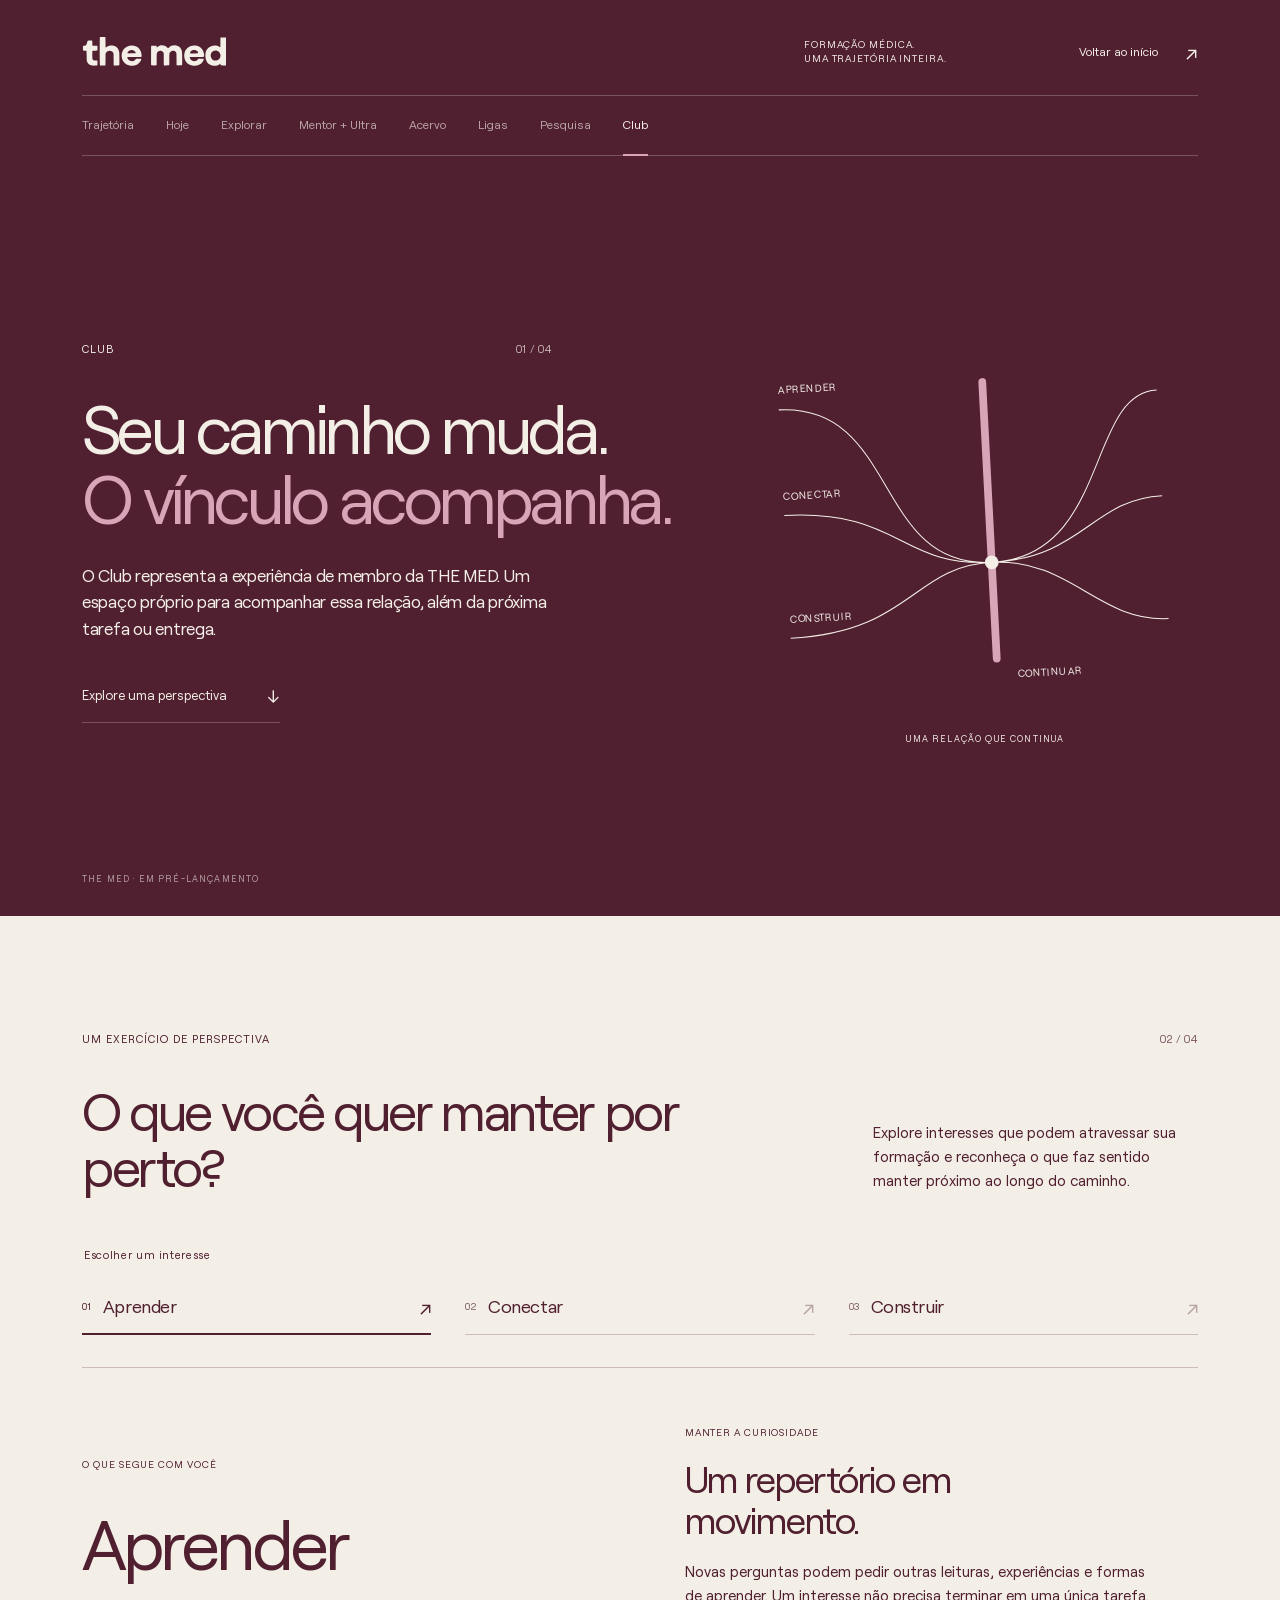
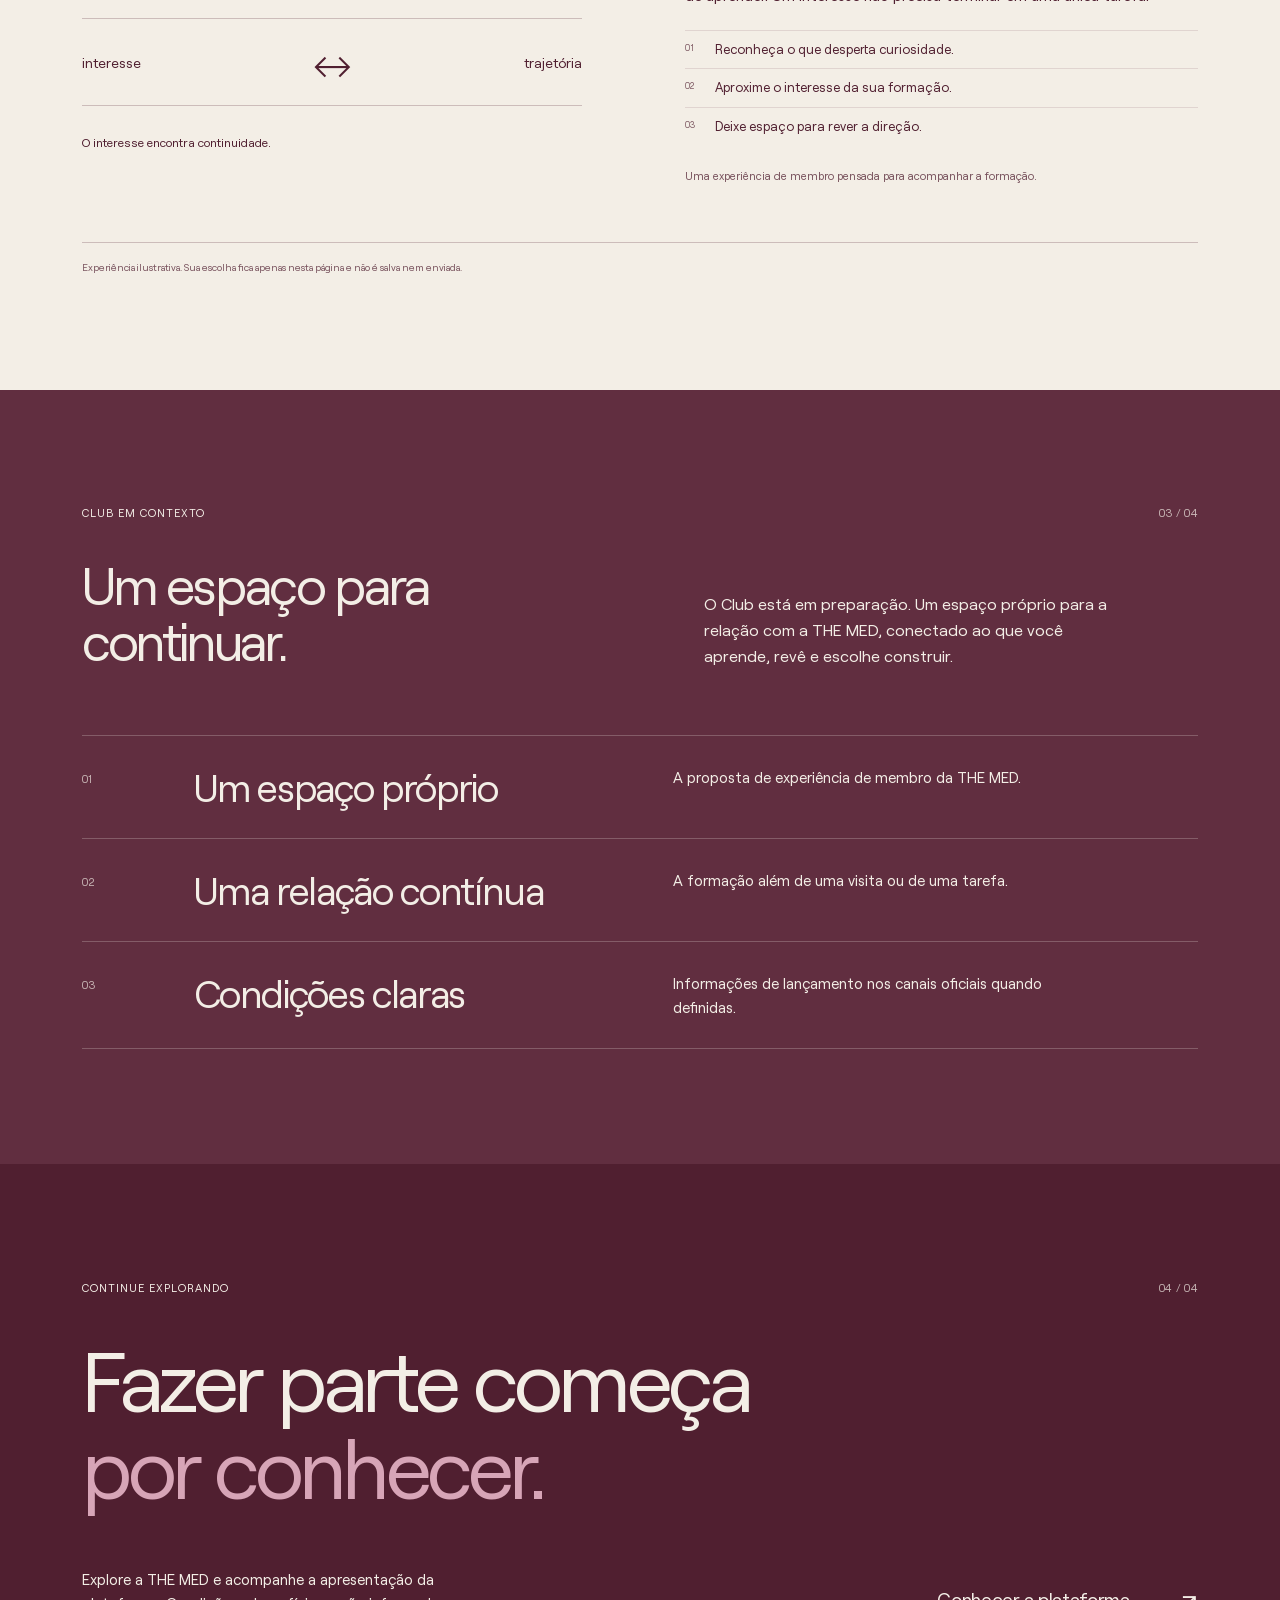
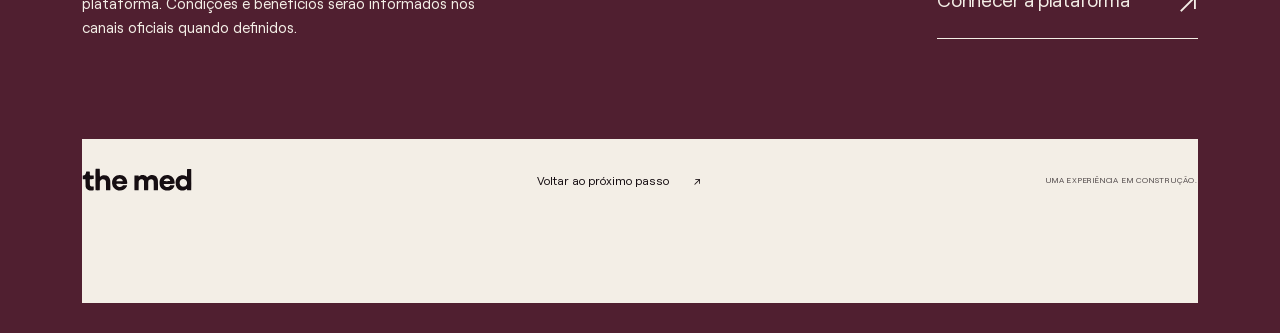
<file: modulos/club/index.html>
<!doctype html><html lang="pt-BR"><head><meta charset="utf-8"><meta name="viewport" content="width=device-width,initial-scale=1"><meta name="theme-color" content="#160e12"><title>Club — the med | Your Medical Journey</title><meta name="description" content="Uma experiência que continua além da próxima tarefa."><meta name="interny-build" content="interny-2026-11-04T13-31-24-750Z"><meta property="og:type" content="website"><meta property="og:title" content="Club — the med | Your Medical Journey"><meta property="og:description" content="Uma nova perspectiva para sua trajetória acadêmica e médica. THE MED, em pré-lançamento."><meta name="twitter:card" content="summary_large_image"><link rel="icon" type="image/svg+xml" href="/assets/favicon.svg?v=symbol09-small-20261024"><link rel="preload" as="font" href="/assets/Roobert-Regular.woff2" type="font/woff2" crossorigin><link rel="stylesheet" href="/css/main.css"><link rel="stylesheet" href="/css/pages.css"><link rel="stylesheet" href="/css/wordmark.css"><link rel="stylesheet" href="/css/video.css"><link rel="stylesheet" href="/css/module-experiences.css"><noscript><style>.hero .hero-fallback{opacity:1;visibility:visible}</style></noscript></head><body data-page="module" data-build="interny-2026-11-04T13-31-24-750Z"><main id="main" data-scroll-container tabindex="-1"><article class="module-experience module-experience--club" data-module-experience="club">
 <header class="module-masthead"><a class="module-wordmark" href="/" aria-label="THE MED — início"><svg class="wordmark-svg" viewBox="0 0 281 60" aria-hidden="true" focusable="false"><path fill="currentColor" fill-rule="evenodd" d="M 92.375 57.2666 C 83.6713 55.4367 77.9177 49.1018 76.9458 40.2787 C 75.5897 27.9682 84.2583 18.1786 96.5 18.1956 C 107.6089 18.2111 115.2335 25.8753 115.5419 37.3364 C 115.6448 41.1603 117.1304 40.8077 101.7057 40.6201 C 86.3369 40.4332 86.8411 40.3278 88.3749 43.4057 C 91.4996 49.6762 101.1127 50.6596 103.998 45.004 C 104.6318 43.7617 104.5041 43.7859 109.25 44.0076 C 111.5187 44.1136 113.4499 44.1545 113.5415 44.0984 C 113.6331 44.0423 114.013 44.1124 114.3858 44.2541 C 115.2601 44.5865 115.1454 45.5005 113.9058 48.0777 C 110.4172 55.3308 101.4236 59.1691 92.375 57.2666 Z M 103.954 32.9391 C 104.2841 30.0713 99.7967 26.8101 95.8613 27.0577 C 92.266 27.2839 88 30.4874 88 32.9612 C 88 33.7116 88.0683 33.7175 96.25 33.6696 L 103.875 33.625 L 103.954 32.9391 Z M 213.375 57.2696 C 204.0778 55.2726 198.4495 48.4554 198.0854 38.75 C 197.5735 25.1048 208.9958 15.7439 222.5105 18.7332 C 230.8862 20.5857 236.75 28.4621 236.75 37.86 C 236.75 40.8983 238.1442 40.6223 222.695 40.6419 C 215.3551 40.6512 209.2148 40.7423 209.0499 40.8442 C 208.566 41.1432 208.6992 41.9136 209.514 43.5277 C 212.6155 49.6718 220.706 50.5306 224.9228 45.1634 L 226.0779 43.6931 L 227.8515 43.8813 C 228.8269 43.9849 231.0312 44.1383 232.75 44.2223 C 236.2468 44.3932 236.5424 44.6098 235.6823 46.3714 C 235.4799 46.7859 234.9343 47.9078 234.4697 48.8646 C 231.287 55.4193 221.9959 59.1212 213.375 57.2696 Z M 224.9352 33.45 C 225.4841 32.9945 225.2777 31.9094 224.3917 30.5938 C 222.2189 27.3674 217.5353 26.1047 213.8807 27.7601 C 211.5165 28.8309 208.5192 32.4944 209.2685 33.3973 C 209.6466 33.8529 224.3899 33.9026 224.9352 33.45 Z M 252.4496 57.2404 C 243.7692 55.1059 239.1349 48.2822 239.1281 37.625 C 239.1237 30.8663 240.5404 27.1164 244.6062 23.125 C 250.2829 17.5521 260.5309 16.5591 266.0449 21.0477 C 267.192 21.9815 267.8388 22.2132 268.1034 21.7849 C 268.1765 21.6666 268.2466 17.471 268.2591 12.4613 C 268.2717 7.4516 268.3727 3.2059 268.4837 3.0264 C 268.7197 2.6445 278.6638 2.5638 279.0406 2.9406 C 279.2566 3.1566 279.357 56.7264 279.1418 56.9415 C 278.9002 57.1832 268.9508 57.0508 268.7027 56.8027 C 268.5617 56.6617 268.4304 55.9469 268.4107 55.2141 C 268.3654 53.5231 267.8965 53.3716 266.4747 54.5886 C 263.3129 57.295 257.2974 58.4324 252.4496 57.2404 Z M 261 47.3929 C 270.6585 45.322 271.0226 31.4761 261.493 28.6461 C 254.2921 26.5076 247.9145 33.058 249.8738 40.5801 C 251.2372 45.8145 255.6784 48.5339 261 47.3929 Z M 19.4055 57.2367 C 14.5995 56.431 11.131 53.591 9.7045 49.2935 C 9.1847 47.7274 9.1422 47.0529 9.0128 38.303 C 8.8959 30.3921 8.8182 28.9452 8.5 28.7444 C 8.2937 28.6142 6.8169 28.5059 5.2181 28.5038 C 1.4942 28.4989 1.7218 28.8348 1.8065 23.4671 L 1.875 19.125 L 4.1702 18.9973 C 6.672 18.8582 7.194 18.5837 8.2711 16.8408 C 8.9213 15.7888 10.2267 11.99 10.4182 10.5923 C 10.6546 8.868 10.9743 8.75 15.4102 8.75 C 20.5154 8.75 20 8.1866 20 13.768 C 20 19.5207 19.5171 19.0394 25.2311 18.9818 C 27.5512 18.9584 29.5734 19.0158 29.7248 19.1094 C 30.1254 19.357 30.1024 27.7976 29.7 28.2 C 29.4893 28.4107 28.0846 28.5 24.9806 28.5 C 21.4289 28.5 20.5023 28.571 20.2609 28.8618 C 19.7434 29.4855 20.0029 43.9022 20.5497 44.9004 C 21.7382 47.0701 23.1939 47.6133 27.4163 47.4627 L 29.875 47.375 L 29.943 51.9023 C 29.9945 55.3305 29.9338 56.4929 29.693 56.6902 C 28.9051 57.3357 22.1399 57.6952 19.4055 57.2367 Z M 34.9205 56.9437 C 34.3704 56.536 34.1617 3.0838 34.7077 2.426 C 35.0135 2.0574 44.9283 2.0783 45.2983 2.4483 C 45.4059 2.5559 45.5235 7.0257 45.5595 12.3811 C 45.6329 23.2874 45.6145 23.193 47.3389 21.5461 C 49.6073 19.3796 52.8898 18.25 56.9174 18.25 C 65.6075 18.25 70.7804 22.7988 72.1275 31.625 C 72.5191 34.1907 72.657 56.1089 72.2851 56.68 C 72.0629 57.0213 62.385 57.3398 61.7971 57.0252 C 61.3661 56.7945 61.3371 56.1591 61.2914 45.9527 C 61.2647 39.9975 61.1729 34.7313 61.0874 34.25 C 59.8433 27.252 49.5674 26.3467 46.3251 32.9493 L 45.625 34.375 L 45.5658 45.6009 C 45.5332 51.7752 45.4396 56.8939 45.3578 56.9759 C 45.0164 57.3181 35.3854 57.2884 34.9205 56.9437 Z M 158.9957 56.9498 C 158.543 56.782 158.52 56.2832 158.4491 45.0748 L 158.375 33.375 L 157.6975 32.0905 C 155.0339 27.0407 147.8799 27.3529 145.4509 32.625 C 144.8827 33.8583 144.8733 34.0284 144.75 45.375 L 144.625 56.875 L 139.5178 56.9428 C 136.7089 56.9801 134.3137 56.9137 134.1953 56.7953 C 133.8985 56.4985 133.796 19.2511 134.0915 19.0684 C 134.4962 18.8183 144.11 19.0157 144.375 19.2796 C 144.5125 19.4165 144.625 20.0536 144.625 20.6954 C 144.625 22.2299 145.2036 22.3825 146.4652 21.1808 C 151.121 16.7463 160.166 17.1698 165.0825 22.0525 C 166.7852 23.7435 167.1061 23.801 168.2246 22.6151 C 174.8442 15.5971 187.8515 17.0319 191.9934 25.237 C 194.0439 29.299 194.257 31.1915 194.2386 45.1809 C 194.2303 51.5367 194.1384 56.7894 194.0345 56.8537 C 193.762 57.0221 183.514 57.0973 183.3487 56.9321 C 183.2726 56.856 183.222 51.9182 183.2361 45.9593 C 183.2641 34.2028 183.1826 33.3214 181.8767 31.2526 C 179.7462 27.8778 174.2851 27.6514 171.2481 30.812 C 169.3289 32.8093 169.25 33.4053 169.25 45.9092 C 169.25 54.8491 169.1898 56.7888 168.9089 56.8966 C 168.38 57.0995 159.5278 57.1471 158.9957 56.9498 Z"/></svg></a><span class="module-masthead-caption">FORMAÇÃO MÉDICA.<br>UMA TRAJETÓRIA INTEIRA.</span><a class="module-home" href="/">Voltar ao início <span aria-hidden="true">↗</span></a></header>
 <nav class="module-route-nav" aria-label="Módulos da THE MED"><a href="/modulos/trajetoria/">Trajetória</a><a href="/modulos/hoje/">Hoje</a><a href="/modulos/explorar/">Explorar</a><a href="/modulos/mentor/">Mentor + Ultra</a><a href="/modulos/acervo/">Acervo</a><a href="/modulos/ligas/">Ligas</a><a href="/modulos/pesquisa/">Pesquisa</a><a href="/modulos/club/" aria-current="page">Club</a></nav>
 <section class="module-fold module-intro" data-module-fold="1" id="club-intro" aria-labelledby="club-title"><div class="module-intro-copy"><p class="module-kicker">Club <span>01 / 04</span></p><h1 id="club-title"><span>Seu caminho muda.</span><span class="module-title-soft">O vínculo acompanha.</span></h1><p class="module-lead">O Club representa a experiência de membro da THE MED. Um espaço próprio para acompanhar essa relação, além da próxima tarefa ou entrega.</p><a class="module-link" href="#club-experimentar">Explore uma perspectiva <span aria-hidden="true">↓</span></a></div><div class="module-intro-visual"><svg class="module-hero-art" viewBox="0 0 520 440" role="img" aria-labelledby="club-art-title club-art-desc"><title id="club-art-title">Interesses que acompanham a formação</title><desc id="club-art-desc">Ilustração editorial do módulo, não uma interface real.</desc><path fill="none" stroke="currentColor" stroke-width="1.2" d="M40 80C180 80 140 270 278 270S398 80 480 80M40 203C175 203 171 270 278 270S398 203 480 203M40 346C180 346 186 270 278 270S398 346 480 346"/><path class="art-route" d="M278 60V382"/><text x="40" y="61" class="art-small">APRENDER</text><text x="40" y="185" class="art-small">CONECTAR</text><text x="40" y="328" class="art-small">CONSTRUIR</text><text x="301" y="405" class="art-small">CONTINUAR</text><circle cx="278" cy="270" r="8" fill="currentColor"/></svg><p>UMA RELAÇÃO QUE CONTINUA</p></div><p class="module-intro-note">THE MED · EM PRÉ-LANÇAMENTO</p></section>
 <section class="module-fold module-experiment" data-module-fold="2" id="club-experimentar" aria-labelledby="club-experiment-title"><div class="module-section-head"><p class="module-kicker">UM EXERCÍCIO DE PERSPECTIVA <span>02 / 04</span></p><h2 id="club-experiment-title">O que você quer manter por perto?</h2><p>Explore interesses que podem atravessar sua formação e reconheça o que faz sentido manter próximo ao longo do caminho.</p></div><div class="module-interaction" data-module-interaction><fieldset class="module-selector"><legend>Escolher um interesse</legend><label class="module-choice"><input type="radio" name="club-perspectiva" value="aprender" data-module-choice="aprender" aria-controls="club-panel-aprender" checked><span><b>01</b>Aprender<i aria-hidden="true">↗</i></span></label><label class="module-choice"><input type="radio" name="club-perspectiva" value="conectar" data-module-choice="conectar" aria-controls="club-panel-conectar"><span><b>02</b>Conectar<i aria-hidden="true">↗</i></span></label><label class="module-choice"><input type="radio" name="club-perspectiva" value="construir" data-module-choice="construir" aria-controls="club-panel-construir"><span><b>03</b>Construir<i aria-hidden="true">↗</i></span></label></fieldset><div class="module-panels"><div class="module-choice-panel" data-module-panel="aprender" id="club-panel-aprender"><div class="module-panel-art"><div class="module-interest" aria-hidden="true"><span>O QUE SEGUE COM VOCÊ</span><strong>Aprender</strong><div>interesse<span>↔</span>trajetória</div><i>O interesse encontra continuidade.</i></div></div><div class="module-panel-copy"><p class="module-kicker">MANTER A CURIOSIDADE</p><h3>Um repertório em movimento.</h3><p>Novas perguntas podem pedir outras leituras, experiências e formas de aprender. Um interesse não precisa terminar em uma única tarefa.</p><ol><li>Reconheça o que desperta curiosidade.</li><li>Aproxime o interesse da sua formação.</li><li>Deixe espaço para rever a direção.</li></ol><p class="module-panel-foot">Uma experiência de membro pensada para acompanhar a formação.</p></div></div><div class="module-choice-panel" data-module-panel="conectar" id="club-panel-conectar"><div class="module-panel-art"><div class="module-interest" aria-hidden="true"><span>O QUE SEGUE COM VOCÊ</span><strong>Conectar</strong><div>interesse<span>↔</span>trajetória</div><i>O interesse encontra continuidade.</i></div></div><div class="module-panel-copy"><p class="module-kicker">CONTINUAR A CONVERSA</p><h3>Encontrar outras perspectivas.</h3><p>A formação também ganha sentido na relação entre ideias, experiências e pessoas. Pertencer não exige que todos percorram o mesmo caminho.</p><ol><li>Observe os temas que aproximam.</li><li>Reconheça o valor de outras perspectivas.</li><li>Pense no que você gostaria de compartilhar.</li></ol><p class="module-panel-foot">Perspectivas diferentes podem ampliar a forma de enxergar o caminho.</p></div></div><div class="module-choice-panel" data-module-panel="construir" id="club-panel-construir"><div class="module-panel-art"><div class="module-interest" aria-hidden="true"><span>O QUE SEGUE COM VOCÊ</span><strong>Construir</strong><div>interesse<span>↔</span>trajetória</div><i>O interesse encontra continuidade.</i></div></div><div class="module-panel-copy"><p class="module-kicker">OLHAR PARA O QUE VEM</p><h3>Uma trajetória não termina na entrega.</h3><p>Rever escolhas e descobrir possibilidades fazem parte da continuidade. O Club é uma proposta para acompanhar essa relação com a plataforma.</p><ol><li>Retome o que já foi construído.</li><li>Perceba o que mudou no seu momento.</li><li>Escolha o que faz sentido manter por perto.</li></ol><p class="module-panel-foot">Valores, condições e benefícios serão apresentados quando definidos.</p></div></div></div><p class="module-local-note">Experiência ilustrativa. Sua escolha fica apenas nesta página e não é salva nem enviada.</p><p class="module-sr-only" data-module-status role="status" aria-live="polite" aria-atomic="true"></p></div></section>
 <section class="module-fold module-context" data-module-fold="3" id="club-contexto" aria-labelledby="club-context-title"><div class="module-context-intro"><p class="module-kicker">Club EM CONTEXTO <span>03 / 04</span></p><h2 id="club-context-title">Um espaço para continuar.</h2><p>O Club está em preparação. Um espaço próprio para a relação com a THE MED, conectado ao que você aprende, revê e escolhe construir.</p></div><div class="module-threads"><div class="module-thread-row"><span class="module-thread-number">01</span><h3>Um espaço próprio</h3><p>A proposta de experiência de membro da THE MED.</p></div><div class="module-thread-row"><span class="module-thread-number">02</span><h3>Uma relação contínua</h3><p>A formação além de uma visita ou de uma tarefa.</p></div><div class="module-thread-row"><span class="module-thread-number">03</span><h3>Condições claras</h3><p>Informações de lançamento nos canais oficiais quando definidas.</p></div></div></section>
 <section class="module-fold module-closing" data-module-fold="4" id="club-continuar" aria-labelledby="club-closing-title"><p class="module-kicker">CONTINUE EXPLORANDO <span>04 / 04</span></p><h2 id="club-closing-title"><span>Fazer parte começa</span><span class="module-title-soft">por conhecer.</span></h2><div class="module-closing-bottom"><p>Explore a THE MED e acompanhe a apresentação da plataforma. Condições e benefícios serão informados nos canais oficiais quando definidos.</p><a class="module-product-link" href="https://innectaos.vercel.app/" target="_blank" rel="noopener noreferrer">Conhecer a plataforma <span aria-hidden="true">↗</span><span class="module-sr-only"> — abre em nova aba</span></a></div><footer class="module-footer"><a href="/"><svg class="module-footer-wordmark" viewBox="0 0 281 60" aria-hidden="true" focusable="false"><path fill="currentColor" fill-rule="evenodd" d="M 92.375 57.2666 C 83.6713 55.4367 77.9177 49.1018 76.9458 40.2787 C 75.5897 27.9682 84.2583 18.1786 96.5 18.1956 C 107.6089 18.2111 115.2335 25.8753 115.5419 37.3364 C 115.6448 41.1603 117.1304 40.8077 101.7057 40.6201 C 86.3369 40.4332 86.8411 40.3278 88.3749 43.4057 C 91.4996 49.6762 101.1127 50.6596 103.998 45.004 C 104.6318 43.7617 104.5041 43.7859 109.25 44.0076 C 111.5187 44.1136 113.4499 44.1545 113.5415 44.0984 C 113.6331 44.0423 114.013 44.1124 114.3858 44.2541 C 115.2601 44.5865 115.1454 45.5005 113.9058 48.0777 C 110.4172 55.3308 101.4236 59.1691 92.375 57.2666 Z M 103.954 32.9391 C 104.2841 30.0713 99.7967 26.8101 95.8613 27.0577 C 92.266 27.2839 88 30.4874 88 32.9612 C 88 33.7116 88.0683 33.7175 96.25 33.6696 L 103.875 33.625 L 103.954 32.9391 Z M 213.375 57.2696 C 204.0778 55.2726 198.4495 48.4554 198.0854 38.75 C 197.5735 25.1048 208.9958 15.7439 222.5105 18.7332 C 230.8862 20.5857 236.75 28.4621 236.75 37.86 C 236.75 40.8983 238.1442 40.6223 222.695 40.6419 C 215.3551 40.6512 209.2148 40.7423 209.0499 40.8442 C 208.566 41.1432 208.6992 41.9136 209.514 43.5277 C 212.6155 49.6718 220.706 50.5306 224.9228 45.1634 L 226.0779 43.6931 L 227.8515 43.8813 C 228.8269 43.9849 231.0312 44.1383 232.75 44.2223 C 236.2468 44.3932 236.5424 44.6098 235.6823 46.3714 C 235.4799 46.7859 234.9343 47.9078 234.4697 48.8646 C 231.287 55.4193 221.9959 59.1212 213.375 57.2696 Z M 224.9352 33.45 C 225.4841 32.9945 225.2777 31.9094 224.3917 30.5938 C 222.2189 27.3674 217.5353 26.1047 213.8807 27.7601 C 211.5165 28.8309 208.5192 32.4944 209.2685 33.3973 C 209.6466 33.8529 224.3899 33.9026 224.9352 33.45 Z M 252.4496 57.2404 C 243.7692 55.1059 239.1349 48.2822 239.1281 37.625 C 239.1237 30.8663 240.5404 27.1164 244.6062 23.125 C 250.2829 17.5521 260.5309 16.5591 266.0449 21.0477 C 267.192 21.9815 267.8388 22.2132 268.1034 21.7849 C 268.1765 21.6666 268.2466 17.471 268.2591 12.4613 C 268.2717 7.4516 268.3727 3.2059 268.4837 3.0264 C 268.7197 2.6445 278.6638 2.5638 279.0406 2.9406 C 279.2566 3.1566 279.357 56.7264 279.1418 56.9415 C 278.9002 57.1832 268.9508 57.0508 268.7027 56.8027 C 268.5617 56.6617 268.4304 55.9469 268.4107 55.2141 C 268.3654 53.5231 267.8965 53.3716 266.4747 54.5886 C 263.3129 57.295 257.2974 58.4324 252.4496 57.2404 Z M 261 47.3929 C 270.6585 45.322 271.0226 31.4761 261.493 28.6461 C 254.2921 26.5076 247.9145 33.058 249.8738 40.5801 C 251.2372 45.8145 255.6784 48.5339 261 47.3929 Z M 19.4055 57.2367 C 14.5995 56.431 11.131 53.591 9.7045 49.2935 C 9.1847 47.7274 9.1422 47.0529 9.0128 38.303 C 8.8959 30.3921 8.8182 28.9452 8.5 28.7444 C 8.2937 28.6142 6.8169 28.5059 5.2181 28.5038 C 1.4942 28.4989 1.7218 28.8348 1.8065 23.4671 L 1.875 19.125 L 4.1702 18.9973 C 6.672 18.8582 7.194 18.5837 8.2711 16.8408 C 8.9213 15.7888 10.2267 11.99 10.4182 10.5923 C 10.6546 8.868 10.9743 8.75 15.4102 8.75 C 20.5154 8.75 20 8.1866 20 13.768 C 20 19.5207 19.5171 19.0394 25.2311 18.9818 C 27.5512 18.9584 29.5734 19.0158 29.7248 19.1094 C 30.1254 19.357 30.1024 27.7976 29.7 28.2 C 29.4893 28.4107 28.0846 28.5 24.9806 28.5 C 21.4289 28.5 20.5023 28.571 20.2609 28.8618 C 19.7434 29.4855 20.0029 43.9022 20.5497 44.9004 C 21.7382 47.0701 23.1939 47.6133 27.4163 47.4627 L 29.875 47.375 L 29.943 51.9023 C 29.9945 55.3305 29.9338 56.4929 29.693 56.6902 C 28.9051 57.3357 22.1399 57.6952 19.4055 57.2367 Z M 34.9205 56.9437 C 34.3704 56.536 34.1617 3.0838 34.7077 2.426 C 35.0135 2.0574 44.9283 2.0783 45.2983 2.4483 C 45.4059 2.5559 45.5235 7.0257 45.5595 12.3811 C 45.6329 23.2874 45.6145 23.193 47.3389 21.5461 C 49.6073 19.3796 52.8898 18.25 56.9174 18.25 C 65.6075 18.25 70.7804 22.7988 72.1275 31.625 C 72.5191 34.1907 72.657 56.1089 72.2851 56.68 C 72.0629 57.0213 62.385 57.3398 61.7971 57.0252 C 61.3661 56.7945 61.3371 56.1591 61.2914 45.9527 C 61.2647 39.9975 61.1729 34.7313 61.0874 34.25 C 59.8433 27.252 49.5674 26.3467 46.3251 32.9493 L 45.625 34.375 L 45.5658 45.6009 C 45.5332 51.7752 45.4396 56.8939 45.3578 56.9759 C 45.0164 57.3181 35.3854 57.2884 34.9205 56.9437 Z M 158.9957 56.9498 C 158.543 56.782 158.52 56.2832 158.4491 45.0748 L 158.375 33.375 L 157.6975 32.0905 C 155.0339 27.0407 147.8799 27.3529 145.4509 32.625 C 144.8827 33.8583 144.8733 34.0284 144.75 45.375 L 144.625 56.875 L 139.5178 56.9428 C 136.7089 56.9801 134.3137 56.9137 134.1953 56.7953 C 133.8985 56.4985 133.796 19.2511 134.0915 19.0684 C 134.4962 18.8183 144.11 19.0157 144.375 19.2796 C 144.5125 19.4165 144.625 20.0536 144.625 20.6954 C 144.625 22.2299 145.2036 22.3825 146.4652 21.1808 C 151.121 16.7463 160.166 17.1698 165.0825 22.0525 C 166.7852 23.7435 167.1061 23.801 168.2246 22.6151 C 174.8442 15.5971 187.8515 17.0319 191.9934 25.237 C 194.0439 29.299 194.257 31.1915 194.2386 45.1809 C 194.2303 51.5367 194.1384 56.7894 194.0345 56.8537 C 193.762 57.0221 183.514 57.0973 183.3487 56.9321 C 183.2726 56.856 183.222 51.9182 183.2361 45.9593 C 183.2641 34.2028 183.1826 33.3214 181.8767 31.2526 C 179.7462 27.8778 174.2851 27.6514 171.2481 30.812 C 169.3289 32.8093 169.25 33.4053 169.25 45.9092 C 169.25 54.8491 169.1898 56.7888 168.9089 56.8966 C 168.38 57.0995 159.5278 57.1471 158.9957 56.9498 Z"/></svg><span class="module-sr-only">THE MED — início</span></a><a href="/modulos/hoje/">Voltar ao próximo passo <span aria-hidden="true">↗</span></a><span>UMA EXPERIÊNCIA EM CONSTRUÇÃO.</span></footer></section>
 </article></main><dialog class="profile-dialog" aria-label="Percurso THE MED"><div class="modal-content"></div></dialog><div class="dot-cursor" aria-hidden="true"><span></span></div><script type="module" src="/js/module-experiences-controller.js"></script><script type="module" src="/js/app.js"></script></body></html>
</file>
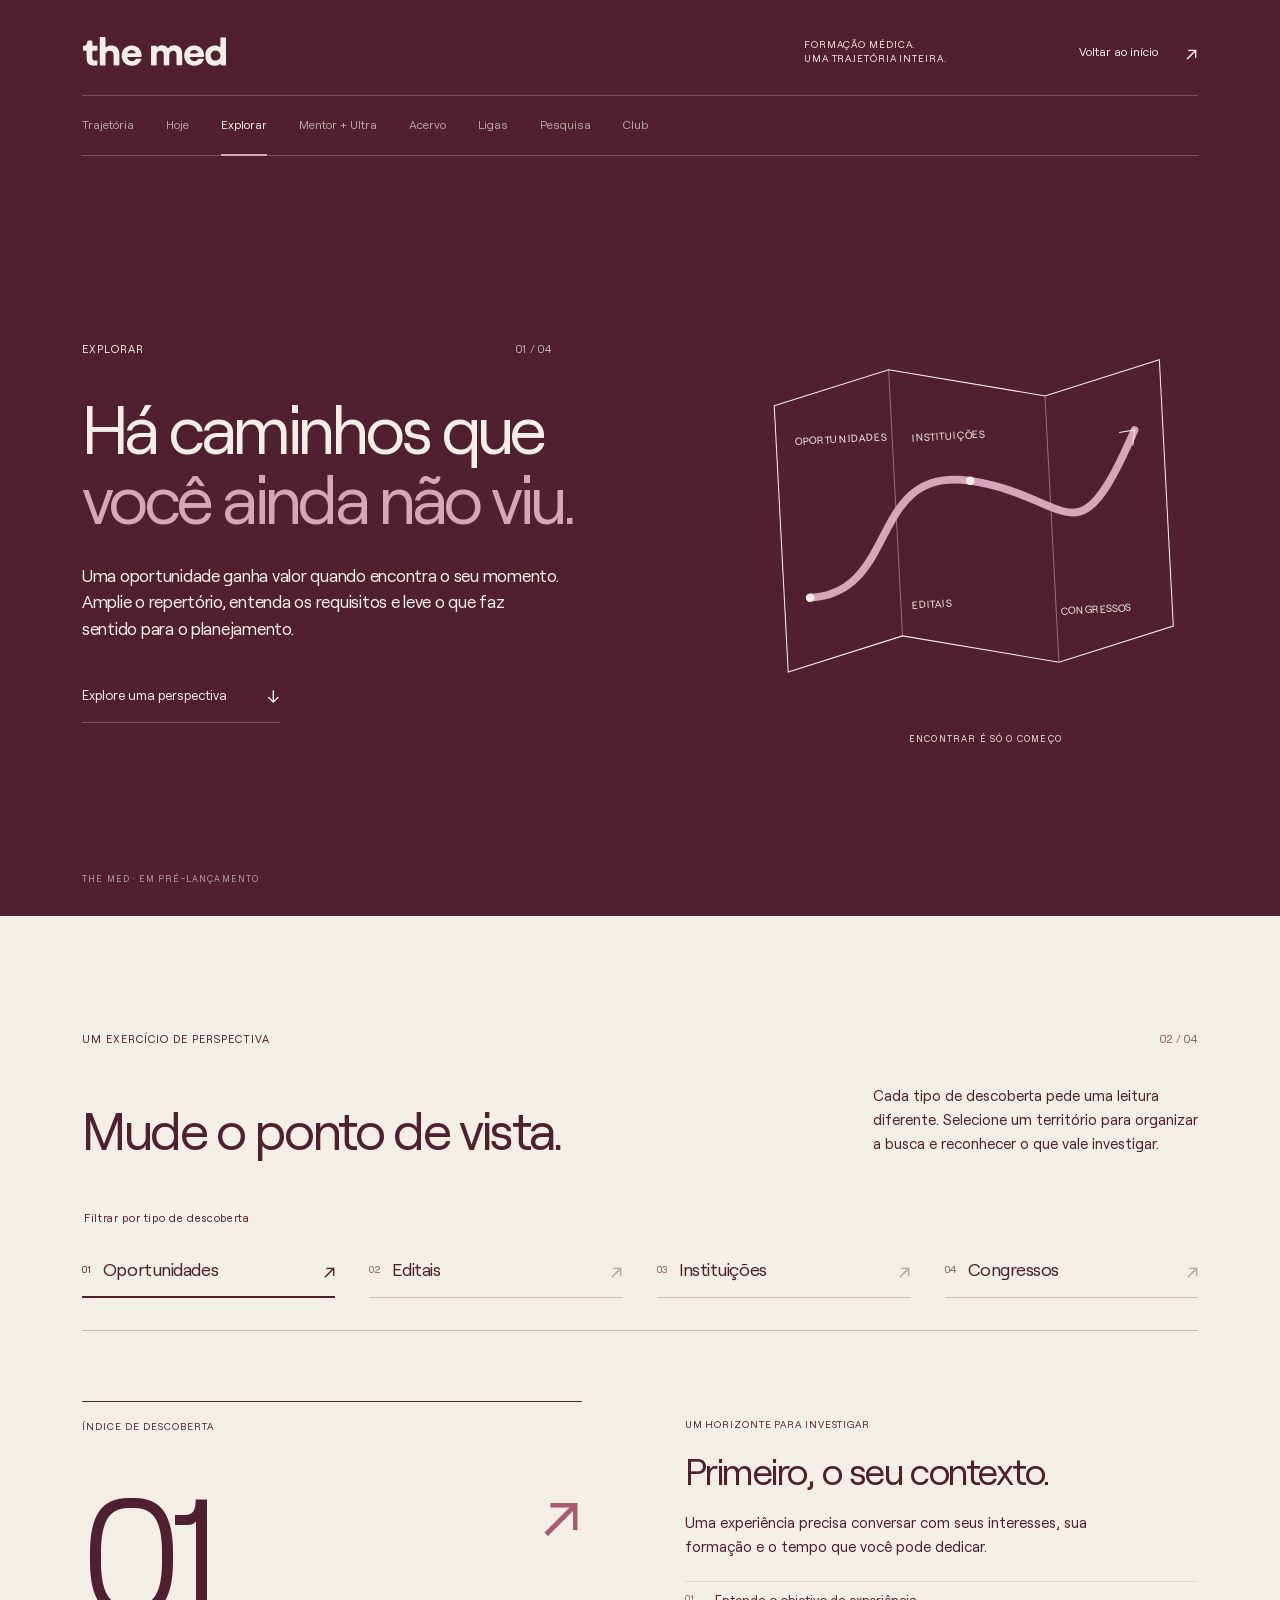
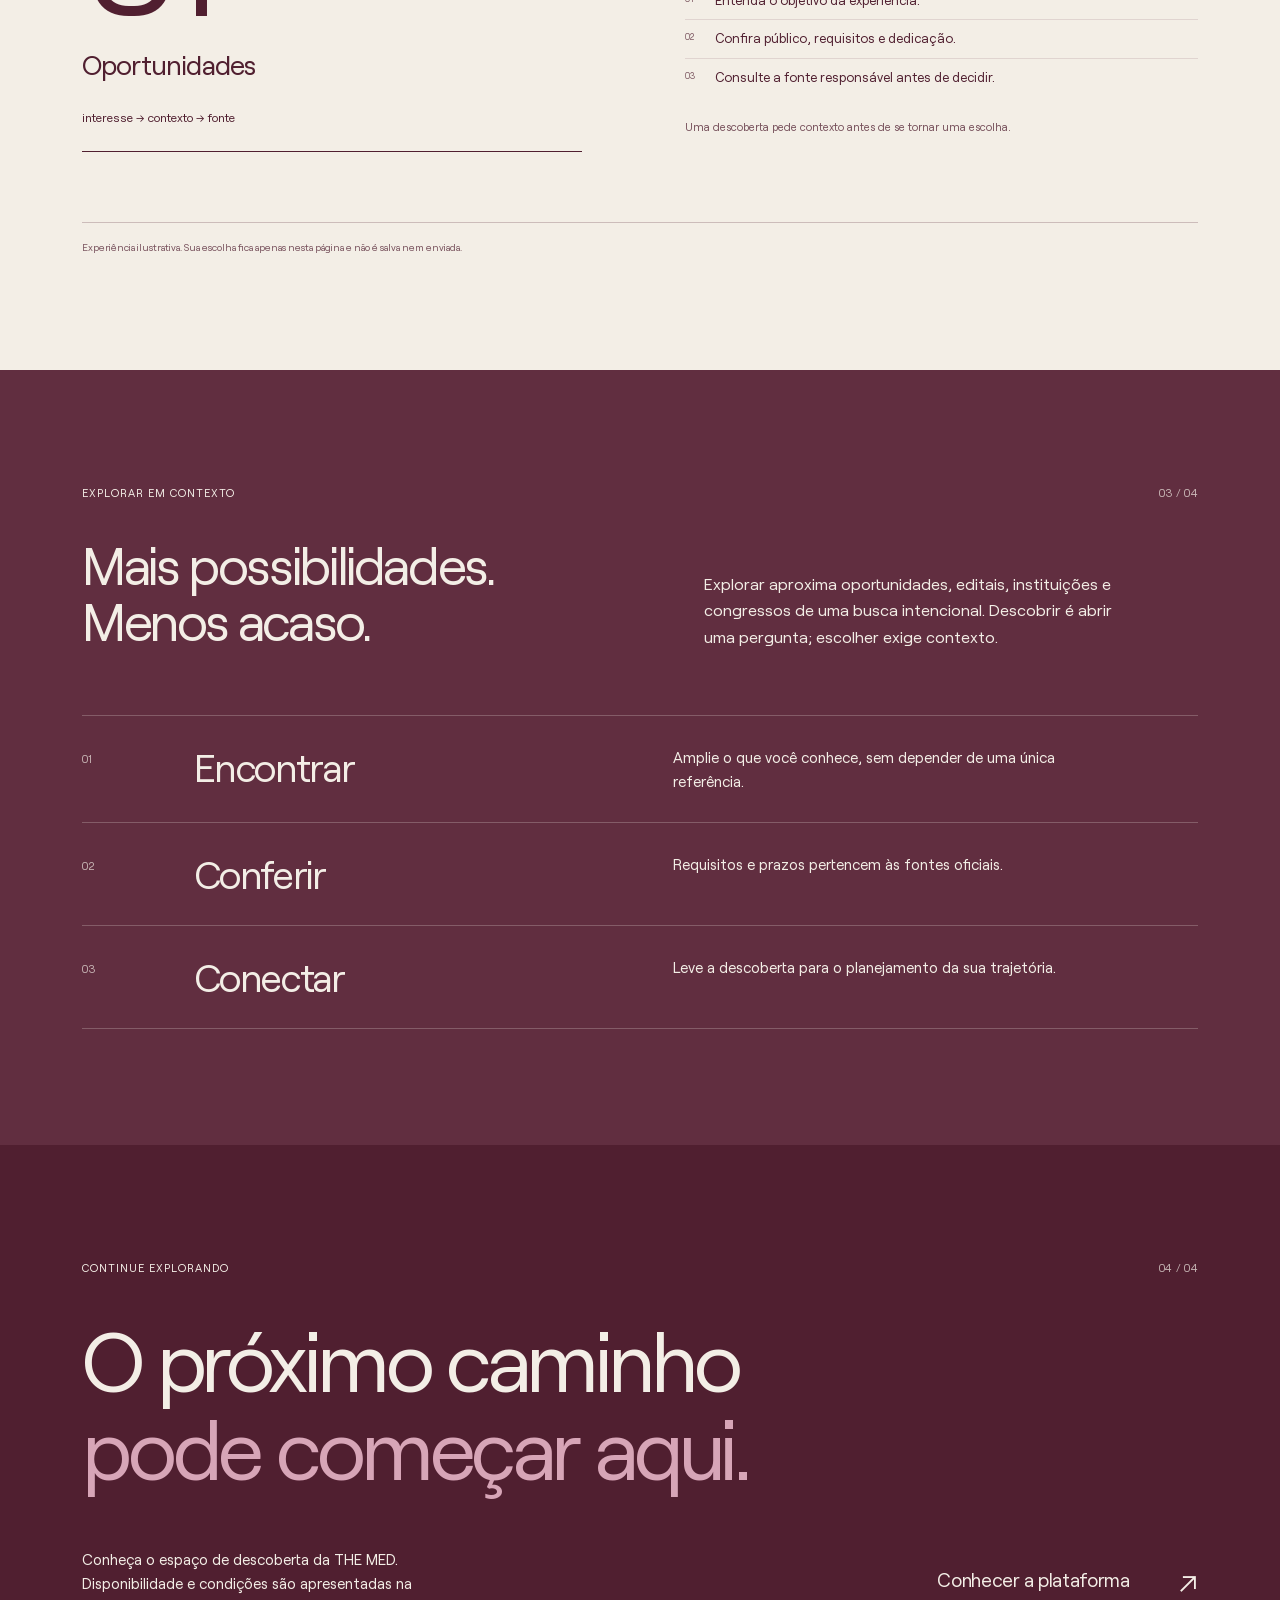
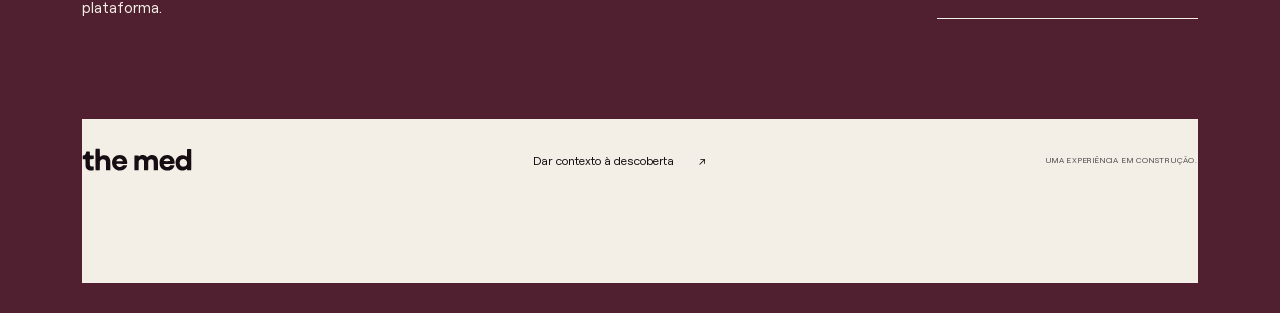
<file: modulos/explorar/index.html>
<!doctype html><html lang="pt-BR"><head><meta charset="utf-8"><meta name="viewport" content="width=device-width,initial-scale=1"><meta name="theme-color" content="#160e12"><title>Explorar — the med | Your Medical Journey</title><meta name="description" content="Possibilidades que fazem sentido para a sua formação."><meta name="interny-build" content="interny-2026-11-04T13-31-24-750Z"><meta property="og:type" content="website"><meta property="og:title" content="Explorar — the med | Your Medical Journey"><meta property="og:description" content="Uma nova perspectiva para sua trajetória acadêmica e médica. THE MED, em pré-lançamento."><meta name="twitter:card" content="summary_large_image"><link rel="icon" type="image/svg+xml" href="/assets/favicon.svg?v=symbol09-small-20261024"><link rel="preload" as="font" href="/assets/Roobert-Regular.woff2" type="font/woff2" crossorigin><link rel="stylesheet" href="/css/main.css"><link rel="stylesheet" href="/css/pages.css"><link rel="stylesheet" href="/css/wordmark.css"><link rel="stylesheet" href="/css/video.css"><link rel="stylesheet" href="/css/module-experiences.css"><noscript><style>.hero .hero-fallback{opacity:1;visibility:visible}</style></noscript></head><body data-page="module" data-build="interny-2026-11-04T13-31-24-750Z"><main id="main" data-scroll-container tabindex="-1"><article class="module-experience module-experience--explorar" data-module-experience="explorar">
 <header class="module-masthead"><a class="module-wordmark" href="/" aria-label="THE MED — início"><svg class="wordmark-svg" viewBox="0 0 281 60" aria-hidden="true" focusable="false"><path fill="currentColor" fill-rule="evenodd" d="M 92.375 57.2666 C 83.6713 55.4367 77.9177 49.1018 76.9458 40.2787 C 75.5897 27.9682 84.2583 18.1786 96.5 18.1956 C 107.6089 18.2111 115.2335 25.8753 115.5419 37.3364 C 115.6448 41.1603 117.1304 40.8077 101.7057 40.6201 C 86.3369 40.4332 86.8411 40.3278 88.3749 43.4057 C 91.4996 49.6762 101.1127 50.6596 103.998 45.004 C 104.6318 43.7617 104.5041 43.7859 109.25 44.0076 C 111.5187 44.1136 113.4499 44.1545 113.5415 44.0984 C 113.6331 44.0423 114.013 44.1124 114.3858 44.2541 C 115.2601 44.5865 115.1454 45.5005 113.9058 48.0777 C 110.4172 55.3308 101.4236 59.1691 92.375 57.2666 Z M 103.954 32.9391 C 104.2841 30.0713 99.7967 26.8101 95.8613 27.0577 C 92.266 27.2839 88 30.4874 88 32.9612 C 88 33.7116 88.0683 33.7175 96.25 33.6696 L 103.875 33.625 L 103.954 32.9391 Z M 213.375 57.2696 C 204.0778 55.2726 198.4495 48.4554 198.0854 38.75 C 197.5735 25.1048 208.9958 15.7439 222.5105 18.7332 C 230.8862 20.5857 236.75 28.4621 236.75 37.86 C 236.75 40.8983 238.1442 40.6223 222.695 40.6419 C 215.3551 40.6512 209.2148 40.7423 209.0499 40.8442 C 208.566 41.1432 208.6992 41.9136 209.514 43.5277 C 212.6155 49.6718 220.706 50.5306 224.9228 45.1634 L 226.0779 43.6931 L 227.8515 43.8813 C 228.8269 43.9849 231.0312 44.1383 232.75 44.2223 C 236.2468 44.3932 236.5424 44.6098 235.6823 46.3714 C 235.4799 46.7859 234.9343 47.9078 234.4697 48.8646 C 231.287 55.4193 221.9959 59.1212 213.375 57.2696 Z M 224.9352 33.45 C 225.4841 32.9945 225.2777 31.9094 224.3917 30.5938 C 222.2189 27.3674 217.5353 26.1047 213.8807 27.7601 C 211.5165 28.8309 208.5192 32.4944 209.2685 33.3973 C 209.6466 33.8529 224.3899 33.9026 224.9352 33.45 Z M 252.4496 57.2404 C 243.7692 55.1059 239.1349 48.2822 239.1281 37.625 C 239.1237 30.8663 240.5404 27.1164 244.6062 23.125 C 250.2829 17.5521 260.5309 16.5591 266.0449 21.0477 C 267.192 21.9815 267.8388 22.2132 268.1034 21.7849 C 268.1765 21.6666 268.2466 17.471 268.2591 12.4613 C 268.2717 7.4516 268.3727 3.2059 268.4837 3.0264 C 268.7197 2.6445 278.6638 2.5638 279.0406 2.9406 C 279.2566 3.1566 279.357 56.7264 279.1418 56.9415 C 278.9002 57.1832 268.9508 57.0508 268.7027 56.8027 C 268.5617 56.6617 268.4304 55.9469 268.4107 55.2141 C 268.3654 53.5231 267.8965 53.3716 266.4747 54.5886 C 263.3129 57.295 257.2974 58.4324 252.4496 57.2404 Z M 261 47.3929 C 270.6585 45.322 271.0226 31.4761 261.493 28.6461 C 254.2921 26.5076 247.9145 33.058 249.8738 40.5801 C 251.2372 45.8145 255.6784 48.5339 261 47.3929 Z M 19.4055 57.2367 C 14.5995 56.431 11.131 53.591 9.7045 49.2935 C 9.1847 47.7274 9.1422 47.0529 9.0128 38.303 C 8.8959 30.3921 8.8182 28.9452 8.5 28.7444 C 8.2937 28.6142 6.8169 28.5059 5.2181 28.5038 C 1.4942 28.4989 1.7218 28.8348 1.8065 23.4671 L 1.875 19.125 L 4.1702 18.9973 C 6.672 18.8582 7.194 18.5837 8.2711 16.8408 C 8.9213 15.7888 10.2267 11.99 10.4182 10.5923 C 10.6546 8.868 10.9743 8.75 15.4102 8.75 C 20.5154 8.75 20 8.1866 20 13.768 C 20 19.5207 19.5171 19.0394 25.2311 18.9818 C 27.5512 18.9584 29.5734 19.0158 29.7248 19.1094 C 30.1254 19.357 30.1024 27.7976 29.7 28.2 C 29.4893 28.4107 28.0846 28.5 24.9806 28.5 C 21.4289 28.5 20.5023 28.571 20.2609 28.8618 C 19.7434 29.4855 20.0029 43.9022 20.5497 44.9004 C 21.7382 47.0701 23.1939 47.6133 27.4163 47.4627 L 29.875 47.375 L 29.943 51.9023 C 29.9945 55.3305 29.9338 56.4929 29.693 56.6902 C 28.9051 57.3357 22.1399 57.6952 19.4055 57.2367 Z M 34.9205 56.9437 C 34.3704 56.536 34.1617 3.0838 34.7077 2.426 C 35.0135 2.0574 44.9283 2.0783 45.2983 2.4483 C 45.4059 2.5559 45.5235 7.0257 45.5595 12.3811 C 45.6329 23.2874 45.6145 23.193 47.3389 21.5461 C 49.6073 19.3796 52.8898 18.25 56.9174 18.25 C 65.6075 18.25 70.7804 22.7988 72.1275 31.625 C 72.5191 34.1907 72.657 56.1089 72.2851 56.68 C 72.0629 57.0213 62.385 57.3398 61.7971 57.0252 C 61.3661 56.7945 61.3371 56.1591 61.2914 45.9527 C 61.2647 39.9975 61.1729 34.7313 61.0874 34.25 C 59.8433 27.252 49.5674 26.3467 46.3251 32.9493 L 45.625 34.375 L 45.5658 45.6009 C 45.5332 51.7752 45.4396 56.8939 45.3578 56.9759 C 45.0164 57.3181 35.3854 57.2884 34.9205 56.9437 Z M 158.9957 56.9498 C 158.543 56.782 158.52 56.2832 158.4491 45.0748 L 158.375 33.375 L 157.6975 32.0905 C 155.0339 27.0407 147.8799 27.3529 145.4509 32.625 C 144.8827 33.8583 144.8733 34.0284 144.75 45.375 L 144.625 56.875 L 139.5178 56.9428 C 136.7089 56.9801 134.3137 56.9137 134.1953 56.7953 C 133.8985 56.4985 133.796 19.2511 134.0915 19.0684 C 134.4962 18.8183 144.11 19.0157 144.375 19.2796 C 144.5125 19.4165 144.625 20.0536 144.625 20.6954 C 144.625 22.2299 145.2036 22.3825 146.4652 21.1808 C 151.121 16.7463 160.166 17.1698 165.0825 22.0525 C 166.7852 23.7435 167.1061 23.801 168.2246 22.6151 C 174.8442 15.5971 187.8515 17.0319 191.9934 25.237 C 194.0439 29.299 194.257 31.1915 194.2386 45.1809 C 194.2303 51.5367 194.1384 56.7894 194.0345 56.8537 C 193.762 57.0221 183.514 57.0973 183.3487 56.9321 C 183.2726 56.856 183.222 51.9182 183.2361 45.9593 C 183.2641 34.2028 183.1826 33.3214 181.8767 31.2526 C 179.7462 27.8778 174.2851 27.6514 171.2481 30.812 C 169.3289 32.8093 169.25 33.4053 169.25 45.9092 C 169.25 54.8491 169.1898 56.7888 168.9089 56.8966 C 168.38 57.0995 159.5278 57.1471 158.9957 56.9498 Z"/></svg></a><span class="module-masthead-caption">FORMAÇÃO MÉDICA.<br>UMA TRAJETÓRIA INTEIRA.</span><a class="module-home" href="/">Voltar ao início <span aria-hidden="true">↗</span></a></header>
 <nav class="module-route-nav" aria-label="Módulos da THE MED"><a href="/modulos/trajetoria/">Trajetória</a><a href="/modulos/hoje/">Hoje</a><a href="/modulos/explorar/" aria-current="page">Explorar</a><a href="/modulos/mentor/">Mentor + Ultra</a><a href="/modulos/acervo/">Acervo</a><a href="/modulos/ligas/">Ligas</a><a href="/modulos/pesquisa/">Pesquisa</a><a href="/modulos/club/">Club</a></nav>
 <section class="module-fold module-intro" data-module-fold="1" id="explorar-intro" aria-labelledby="explorar-title"><div class="module-intro-copy"><p class="module-kicker">Explorar <span>01 / 04</span></p><h1 id="explorar-title"><span>Há caminhos que</span><span class="module-title-soft">você ainda não viu.</span></h1><p class="module-lead">Uma oportunidade ganha valor quando encontra o seu momento. Amplie o repertório, entenda os requisitos e leve o que faz sentido para o planejamento.</p><a class="module-link" href="#explorar-experimentar">Explore uma perspectiva <span aria-hidden="true">↓</span></a></div><div class="module-intro-visual"><svg class="module-hero-art" viewBox="0 0 520 440" role="img" aria-labelledby="explorar-art-title explorar-art-desc"><title id="explorar-art-title">Quatro pontos de vista para uma descoberta</title><desc id="explorar-art-desc">Ilustração editorial do módulo, não uma interface real.</desc><path fill="none" stroke="currentColor" stroke-width="1.2" d="M35 75 170 40 350 80 485 45V355L350 390 170 350 35 385Z"/><path fill="none" stroke="currentColor" stroke-width="1.2" opacity=".4" d="M170 40V350M350 80V390"/><path class="art-route" d="M65 300C170 300 140 150 258 174S375 280 452 125"/><path fill="none" stroke="currentColor" stroke-width="1.2" d="m434 127 18-2-3 18"/><text x="57" y="122" class="art-small">OPORTUNIDADES</text><text x="183" y="319" class="art-small">EDITAIS</text><text x="193" y="125" class="art-small">INSTITUIÇÕES</text><text x="355" y="335" class="art-small">CONGRESSOS</text><circle cx="65" cy="300" r="5" fill="currentColor"/><circle cx="258" cy="174" r="5" fill="currentColor"/></svg><p>ENCONTRAR É SÓ O COMEÇO</p></div><p class="module-intro-note">THE MED · EM PRÉ-LANÇAMENTO</p></section>
 <section class="module-fold module-experiment" data-module-fold="2" id="explorar-experimentar" aria-labelledby="explorar-experiment-title"><div class="module-section-head"><p class="module-kicker">UM EXERCÍCIO DE PERSPECTIVA <span>02 / 04</span></p><h2 id="explorar-experiment-title">Mude o ponto de vista.</h2><p>Cada tipo de descoberta pede uma leitura diferente. Selecione um território para organizar a busca e reconhecer o que vale investigar.</p></div><div class="module-interaction" data-module-interaction><fieldset class="module-selector"><legend>Filtrar por tipo de descoberta</legend><label class="module-choice"><input type="radio" name="explorar-perspectiva" value="oportunidades" data-module-choice="oportunidades" aria-controls="explorar-panel-oportunidades" checked><span><b>01</b>Oportunidades<i aria-hidden="true">↗</i></span></label><label class="module-choice"><input type="radio" name="explorar-perspectiva" value="editais" data-module-choice="editais" aria-controls="explorar-panel-editais"><span><b>02</b>Editais<i aria-hidden="true">↗</i></span></label><label class="module-choice"><input type="radio" name="explorar-perspectiva" value="instituicoes" data-module-choice="instituicoes" aria-controls="explorar-panel-instituicoes"><span><b>03</b>Instituições<i aria-hidden="true">↗</i></span></label><label class="module-choice"><input type="radio" name="explorar-perspectiva" value="congressos" data-module-choice="congressos" aria-controls="explorar-panel-congressos"><span><b>04</b>Congressos<i aria-hidden="true">↗</i></span></label></fieldset><div class="module-panels"><div class="module-choice-panel" data-module-panel="oportunidades" id="explorar-panel-oportunidades"><div class="module-panel-art"><div class="module-atlas" aria-hidden="true"><span>ÍNDICE DE DESCOBERTA</span><strong>01</strong><div>Oportunidades</div><i>interesse → contexto → fonte</i></div></div><div class="module-panel-copy"><p class="module-kicker">UM HORIZONTE PARA INVESTIGAR</p><h3>Primeiro, o seu contexto.</h3><p>Uma experiência precisa conversar com seus interesses, sua formação e o tempo que você pode dedicar.</p><ol><li>Entenda o objetivo da experiência.</li><li>Confira público, requisitos e dedicação.</li><li>Consulte a fonte responsável antes de decidir.</li></ol><p class="module-panel-foot">Uma descoberta pede contexto antes de se tornar uma escolha.</p></div></div><div class="module-choice-panel" data-module-panel="editais" id="explorar-panel-editais"><div class="module-panel-art"><div class="module-atlas" aria-hidden="true"><span>ÍNDICE DE DESCOBERTA</span><strong>02</strong><div>Editais</div><i>interesse → contexto → fonte</i></div></div><div class="module-panel-copy"><p class="module-kicker">UMA LEITURA COM CRITÉRIO</p><h3>O detalhe muda a escolha.</h3><p>Um edital é mais do que uma data. Requisitos, documentos e etapas merecem uma leitura completa.</p><ol><li>Localize a publicação oficial.</li><li>Leia os critérios e a documentação exigida.</li><li>Confirme prazos e eventuais atualizações.</li></ol><p class="module-panel-foot">A fonte oficial é o ponto de partida para acompanhar uma candidatura.</p></div></div><div class="module-choice-panel" data-module-panel="instituicoes" id="explorar-panel-instituicoes"><div class="module-panel-art"><div class="module-atlas" aria-hidden="true"><span>ÍNDICE DE DESCOBERTA</span><strong>03</strong><div>Instituições</div><i>interesse → contexto → fonte</i></div></div><div class="module-panel-copy"><p class="module-kicker">UM LUGAR TAMBÉM É UMA ESCOLHA</p><h3>Conhecer antes de comparar.</h3><p>Instituições podem representar contextos de formação muito diferentes. Investigue o que é relevante para o seu caminho.</p><ol><li>Reconheça a área e o contexto de formação.</li><li>Procure informações institucionais verificáveis.</li><li>Leve as referências para sua própria comparação.</li></ol><p class="module-panel-foot">Compare referências a partir do que importa para a sua formação.</p></div></div><div class="module-choice-panel" data-module-panel="congressos" id="explorar-panel-congressos"><div class="module-panel-art"><div class="module-atlas" aria-hidden="true"><span>ÍNDICE DE DESCOBERTA</span><strong>04</strong><div>Congressos</div><i>interesse → contexto → fonte</i></div></div><div class="module-panel-copy"><p class="module-kicker">REPERTÓRIO QUE SE AMPLIA</p><h3>Uma conversa com a sua área.</h3><p>O tema, o formato e as condições de participação ajudam a entender o que um encontro pode acrescentar.</p><ol><li>Observe o programa e os temas.</li><li>Confira organização, modalidade e requisitos.</li><li>Verifique datas e condições na fonte oficial.</li></ol><p class="module-panel-foot">Tema, programa e condições ajudam a orientar a participação.</p></div></div></div><p class="module-local-note">Experiência ilustrativa. Sua escolha fica apenas nesta página e não é salva nem enviada.</p><p class="module-sr-only" data-module-status role="status" aria-live="polite" aria-atomic="true"></p></div></section>
 <section class="module-fold module-context" data-module-fold="3" id="explorar-contexto" aria-labelledby="explorar-context-title"><div class="module-context-intro"><p class="module-kicker">Explorar EM CONTEXTO <span>03 / 04</span></p><h2 id="explorar-context-title">Mais possibilidades. Menos acaso.</h2><p>Explorar aproxima oportunidades, editais, instituições e congressos de uma busca intencional. Descobrir é abrir uma pergunta; escolher exige contexto.</p></div><div class="module-threads"><div class="module-thread-row"><span class="module-thread-number">01</span><h3>Encontrar</h3><p>Amplie o que você conhece, sem depender de uma única referência.</p></div><div class="module-thread-row"><span class="module-thread-number">02</span><h3>Conferir</h3><p>Requisitos e prazos pertencem às fontes oficiais.</p></div><div class="module-thread-row"><span class="module-thread-number">03</span><h3>Conectar</h3><p>Leve a descoberta para o planejamento da sua trajetória.</p></div></div></section>
 <section class="module-fold module-closing" data-module-fold="4" id="explorar-continuar" aria-labelledby="explorar-closing-title"><p class="module-kicker">CONTINUE EXPLORANDO <span>04 / 04</span></p><h2 id="explorar-closing-title"><span>O próximo caminho</span><span class="module-title-soft">pode começar aqui.</span></h2><div class="module-closing-bottom"><p>Conheça o espaço de descoberta da THE MED. Disponibilidade e condições são apresentadas na plataforma.</p><a class="module-product-link" href="https://innectaos.vercel.app/" target="_blank" rel="noopener noreferrer">Conhecer a plataforma <span aria-hidden="true">↗</span><span class="module-sr-only"> — abre em nova aba</span></a></div><footer class="module-footer"><a href="/"><svg class="module-footer-wordmark" viewBox="0 0 281 60" aria-hidden="true" focusable="false"><path fill="currentColor" fill-rule="evenodd" d="M 92.375 57.2666 C 83.6713 55.4367 77.9177 49.1018 76.9458 40.2787 C 75.5897 27.9682 84.2583 18.1786 96.5 18.1956 C 107.6089 18.2111 115.2335 25.8753 115.5419 37.3364 C 115.6448 41.1603 117.1304 40.8077 101.7057 40.6201 C 86.3369 40.4332 86.8411 40.3278 88.3749 43.4057 C 91.4996 49.6762 101.1127 50.6596 103.998 45.004 C 104.6318 43.7617 104.5041 43.7859 109.25 44.0076 C 111.5187 44.1136 113.4499 44.1545 113.5415 44.0984 C 113.6331 44.0423 114.013 44.1124 114.3858 44.2541 C 115.2601 44.5865 115.1454 45.5005 113.9058 48.0777 C 110.4172 55.3308 101.4236 59.1691 92.375 57.2666 Z M 103.954 32.9391 C 104.2841 30.0713 99.7967 26.8101 95.8613 27.0577 C 92.266 27.2839 88 30.4874 88 32.9612 C 88 33.7116 88.0683 33.7175 96.25 33.6696 L 103.875 33.625 L 103.954 32.9391 Z M 213.375 57.2696 C 204.0778 55.2726 198.4495 48.4554 198.0854 38.75 C 197.5735 25.1048 208.9958 15.7439 222.5105 18.7332 C 230.8862 20.5857 236.75 28.4621 236.75 37.86 C 236.75 40.8983 238.1442 40.6223 222.695 40.6419 C 215.3551 40.6512 209.2148 40.7423 209.0499 40.8442 C 208.566 41.1432 208.6992 41.9136 209.514 43.5277 C 212.6155 49.6718 220.706 50.5306 224.9228 45.1634 L 226.0779 43.6931 L 227.8515 43.8813 C 228.8269 43.9849 231.0312 44.1383 232.75 44.2223 C 236.2468 44.3932 236.5424 44.6098 235.6823 46.3714 C 235.4799 46.7859 234.9343 47.9078 234.4697 48.8646 C 231.287 55.4193 221.9959 59.1212 213.375 57.2696 Z M 224.9352 33.45 C 225.4841 32.9945 225.2777 31.9094 224.3917 30.5938 C 222.2189 27.3674 217.5353 26.1047 213.8807 27.7601 C 211.5165 28.8309 208.5192 32.4944 209.2685 33.3973 C 209.6466 33.8529 224.3899 33.9026 224.9352 33.45 Z M 252.4496 57.2404 C 243.7692 55.1059 239.1349 48.2822 239.1281 37.625 C 239.1237 30.8663 240.5404 27.1164 244.6062 23.125 C 250.2829 17.5521 260.5309 16.5591 266.0449 21.0477 C 267.192 21.9815 267.8388 22.2132 268.1034 21.7849 C 268.1765 21.6666 268.2466 17.471 268.2591 12.4613 C 268.2717 7.4516 268.3727 3.2059 268.4837 3.0264 C 268.7197 2.6445 278.6638 2.5638 279.0406 2.9406 C 279.2566 3.1566 279.357 56.7264 279.1418 56.9415 C 278.9002 57.1832 268.9508 57.0508 268.7027 56.8027 C 268.5617 56.6617 268.4304 55.9469 268.4107 55.2141 C 268.3654 53.5231 267.8965 53.3716 266.4747 54.5886 C 263.3129 57.295 257.2974 58.4324 252.4496 57.2404 Z M 261 47.3929 C 270.6585 45.322 271.0226 31.4761 261.493 28.6461 C 254.2921 26.5076 247.9145 33.058 249.8738 40.5801 C 251.2372 45.8145 255.6784 48.5339 261 47.3929 Z M 19.4055 57.2367 C 14.5995 56.431 11.131 53.591 9.7045 49.2935 C 9.1847 47.7274 9.1422 47.0529 9.0128 38.303 C 8.8959 30.3921 8.8182 28.9452 8.5 28.7444 C 8.2937 28.6142 6.8169 28.5059 5.2181 28.5038 C 1.4942 28.4989 1.7218 28.8348 1.8065 23.4671 L 1.875 19.125 L 4.1702 18.9973 C 6.672 18.8582 7.194 18.5837 8.2711 16.8408 C 8.9213 15.7888 10.2267 11.99 10.4182 10.5923 C 10.6546 8.868 10.9743 8.75 15.4102 8.75 C 20.5154 8.75 20 8.1866 20 13.768 C 20 19.5207 19.5171 19.0394 25.2311 18.9818 C 27.5512 18.9584 29.5734 19.0158 29.7248 19.1094 C 30.1254 19.357 30.1024 27.7976 29.7 28.2 C 29.4893 28.4107 28.0846 28.5 24.9806 28.5 C 21.4289 28.5 20.5023 28.571 20.2609 28.8618 C 19.7434 29.4855 20.0029 43.9022 20.5497 44.9004 C 21.7382 47.0701 23.1939 47.6133 27.4163 47.4627 L 29.875 47.375 L 29.943 51.9023 C 29.9945 55.3305 29.9338 56.4929 29.693 56.6902 C 28.9051 57.3357 22.1399 57.6952 19.4055 57.2367 Z M 34.9205 56.9437 C 34.3704 56.536 34.1617 3.0838 34.7077 2.426 C 35.0135 2.0574 44.9283 2.0783 45.2983 2.4483 C 45.4059 2.5559 45.5235 7.0257 45.5595 12.3811 C 45.6329 23.2874 45.6145 23.193 47.3389 21.5461 C 49.6073 19.3796 52.8898 18.25 56.9174 18.25 C 65.6075 18.25 70.7804 22.7988 72.1275 31.625 C 72.5191 34.1907 72.657 56.1089 72.2851 56.68 C 72.0629 57.0213 62.385 57.3398 61.7971 57.0252 C 61.3661 56.7945 61.3371 56.1591 61.2914 45.9527 C 61.2647 39.9975 61.1729 34.7313 61.0874 34.25 C 59.8433 27.252 49.5674 26.3467 46.3251 32.9493 L 45.625 34.375 L 45.5658 45.6009 C 45.5332 51.7752 45.4396 56.8939 45.3578 56.9759 C 45.0164 57.3181 35.3854 57.2884 34.9205 56.9437 Z M 158.9957 56.9498 C 158.543 56.782 158.52 56.2832 158.4491 45.0748 L 158.375 33.375 L 157.6975 32.0905 C 155.0339 27.0407 147.8799 27.3529 145.4509 32.625 C 144.8827 33.8583 144.8733 34.0284 144.75 45.375 L 144.625 56.875 L 139.5178 56.9428 C 136.7089 56.9801 134.3137 56.9137 134.1953 56.7953 C 133.8985 56.4985 133.796 19.2511 134.0915 19.0684 C 134.4962 18.8183 144.11 19.0157 144.375 19.2796 C 144.5125 19.4165 144.625 20.0536 144.625 20.6954 C 144.625 22.2299 145.2036 22.3825 146.4652 21.1808 C 151.121 16.7463 160.166 17.1698 165.0825 22.0525 C 166.7852 23.7435 167.1061 23.801 168.2246 22.6151 C 174.8442 15.5971 187.8515 17.0319 191.9934 25.237 C 194.0439 29.299 194.257 31.1915 194.2386 45.1809 C 194.2303 51.5367 194.1384 56.7894 194.0345 56.8537 C 193.762 57.0221 183.514 57.0973 183.3487 56.9321 C 183.2726 56.856 183.222 51.9182 183.2361 45.9593 C 183.2641 34.2028 183.1826 33.3214 181.8767 31.2526 C 179.7462 27.8778 174.2851 27.6514 171.2481 30.812 C 169.3289 32.8093 169.25 33.4053 169.25 45.9092 C 169.25 54.8491 169.1898 56.7888 168.9089 56.8966 C 168.38 57.0995 159.5278 57.1471 158.9957 56.9498 Z"/></svg><span class="module-sr-only">THE MED — início</span></a><a href="/modulos/trajetoria/">Dar contexto à descoberta <span aria-hidden="true">↗</span></a><span>UMA EXPERIÊNCIA EM CONSTRUÇÃO.</span></footer></section>
 </article></main><dialog class="profile-dialog" aria-label="Percurso THE MED"><div class="modal-content"></div></dialog><div class="dot-cursor" aria-hidden="true"><span></span></div><script type="module" src="/js/module-experiences-controller.js"></script><script type="module" src="/js/app.js"></script></body></html>
</file>
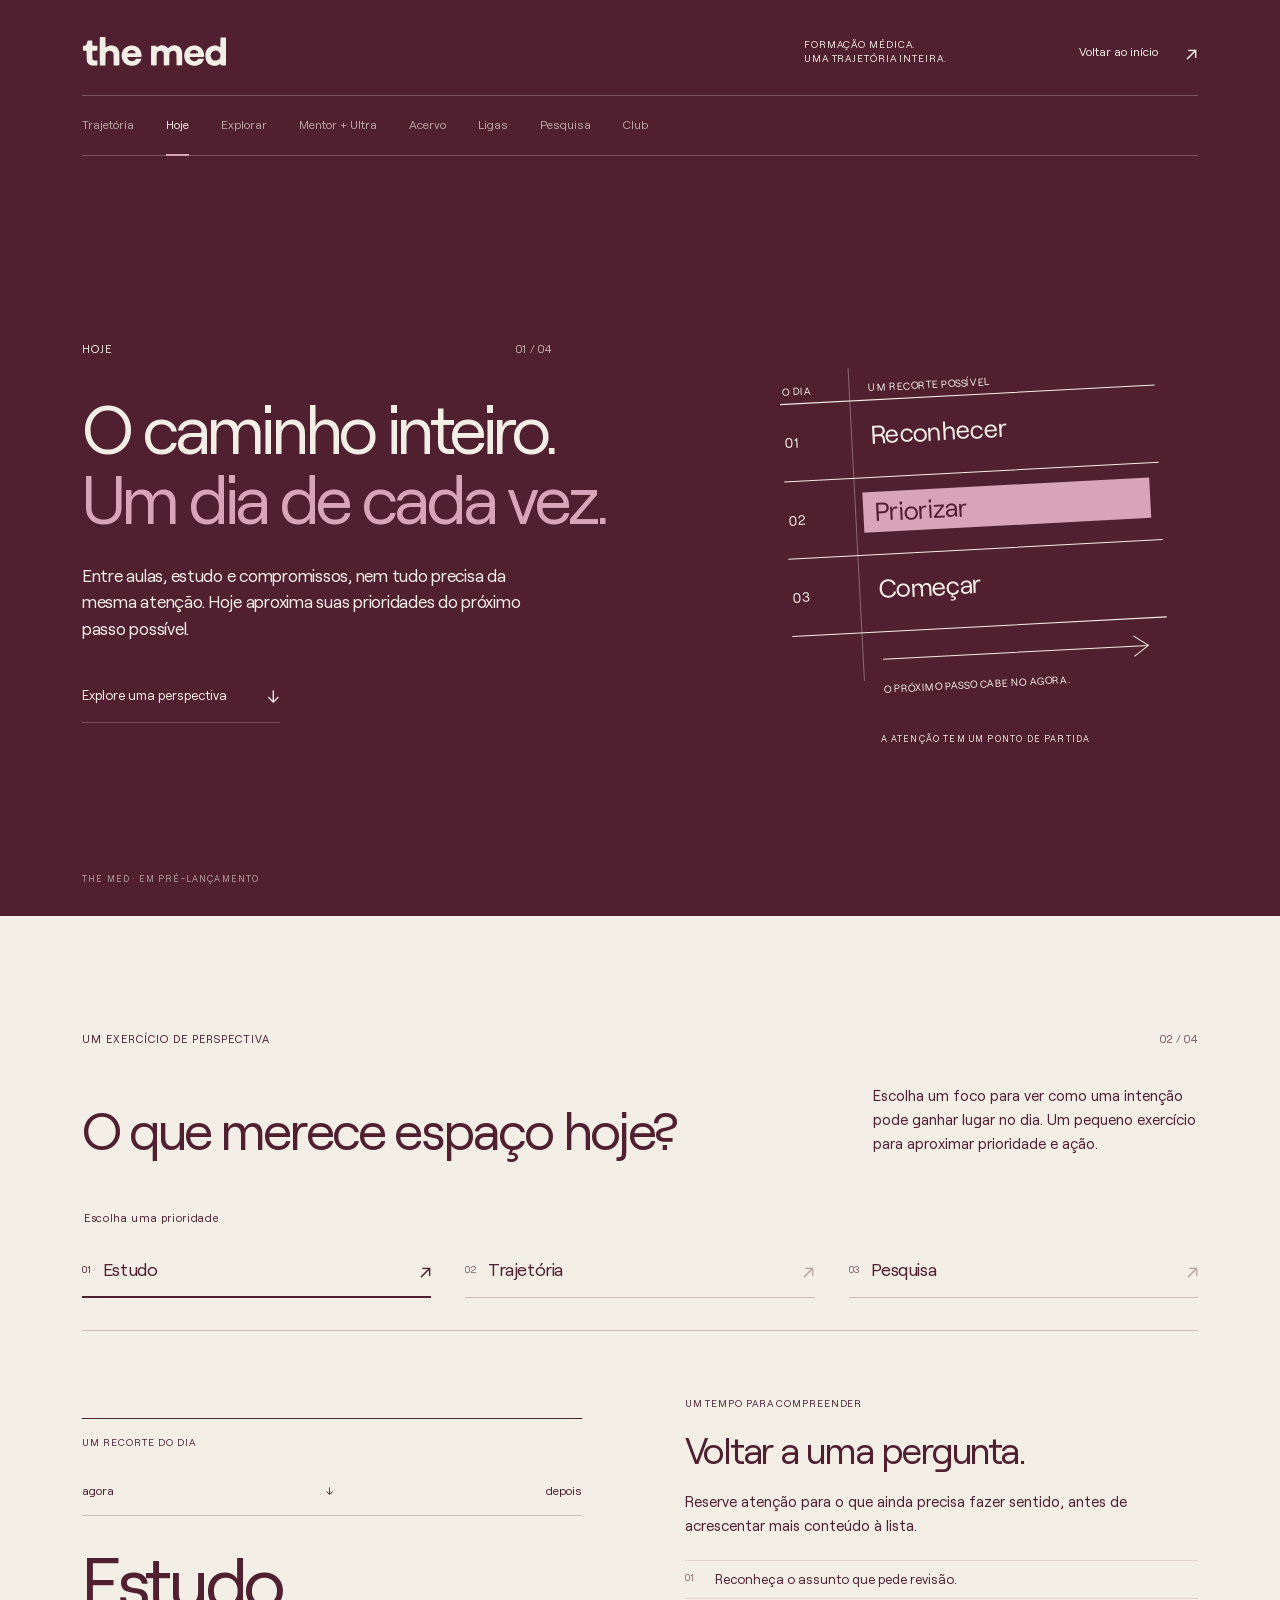
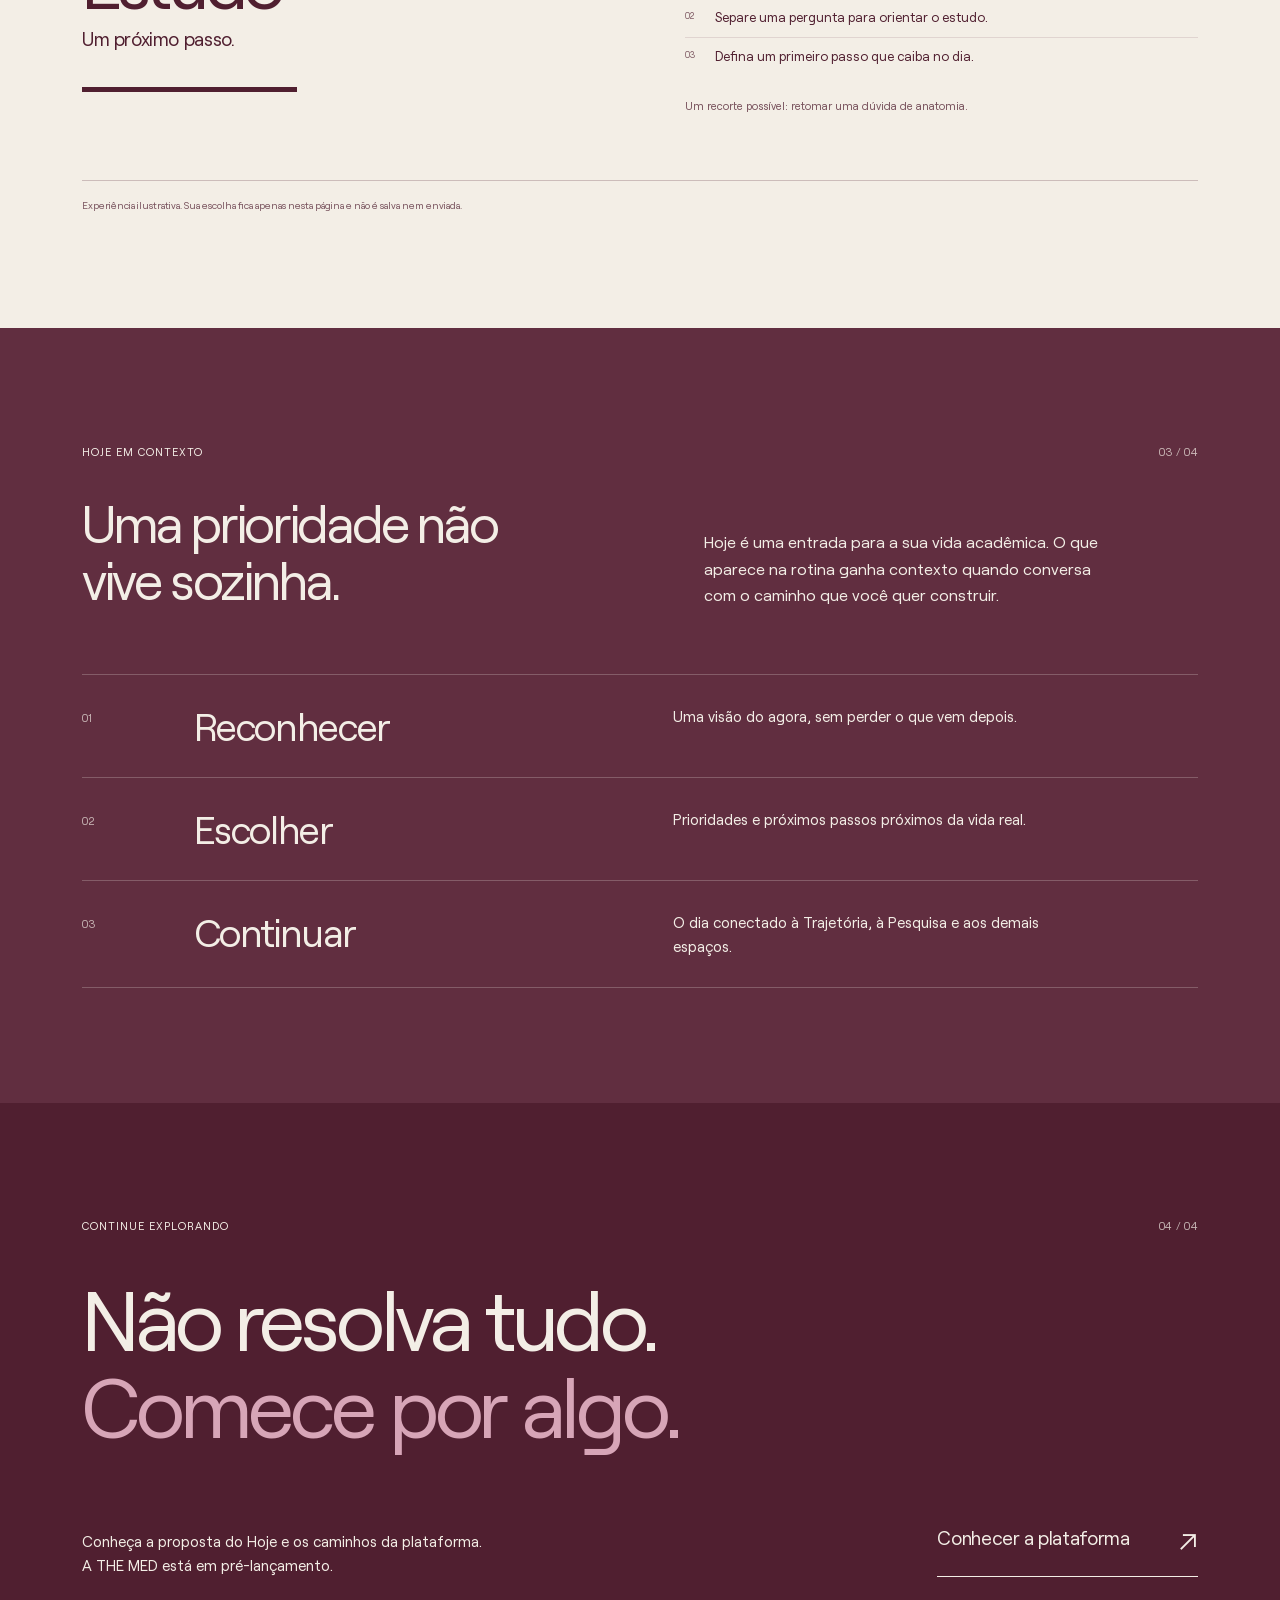
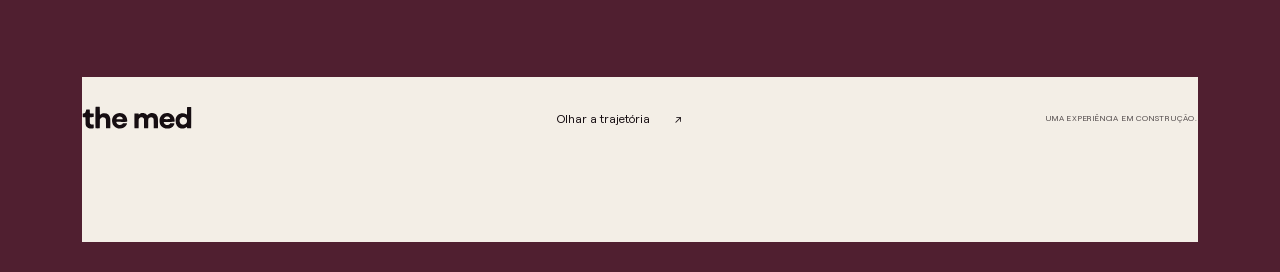
<file: modulos/hoje/index.html>
<!doctype html><html lang="pt-BR"><head><meta charset="utf-8"><meta name="viewport" content="width=device-width,initial-scale=1"><meta name="theme-color" content="#160e12"><title>Hoje — the med | Your Medical Journey</title><meta name="description" content="Um ponto de partida para o que importa no seu dia."><meta name="interny-build" content="interny-2026-11-04T13-31-24-750Z"><meta property="og:type" content="website"><meta property="og:title" content="Hoje — the med | Your Medical Journey"><meta property="og:description" content="Uma nova perspectiva para sua trajetória acadêmica e médica. THE MED, em pré-lançamento."><meta name="twitter:card" content="summary_large_image"><link rel="icon" type="image/svg+xml" href="/assets/favicon.svg?v=symbol09-small-20261024"><link rel="preload" as="font" href="/assets/Roobert-Regular.woff2" type="font/woff2" crossorigin><link rel="stylesheet" href="/css/main.css"><link rel="stylesheet" href="/css/pages.css"><link rel="stylesheet" href="/css/wordmark.css"><link rel="stylesheet" href="/css/video.css"><link rel="stylesheet" href="/css/module-experiences.css"><noscript><style>.hero .hero-fallback{opacity:1;visibility:visible}</style></noscript></head><body data-page="module" data-build="interny-2026-11-04T13-31-24-750Z"><main id="main" data-scroll-container tabindex="-1"><article class="module-experience module-experience--hoje" data-module-experience="hoje">
 <header class="module-masthead"><a class="module-wordmark" href="/" aria-label="THE MED — início"><svg class="wordmark-svg" viewBox="0 0 281 60" aria-hidden="true" focusable="false"><path fill="currentColor" fill-rule="evenodd" d="M 92.375 57.2666 C 83.6713 55.4367 77.9177 49.1018 76.9458 40.2787 C 75.5897 27.9682 84.2583 18.1786 96.5 18.1956 C 107.6089 18.2111 115.2335 25.8753 115.5419 37.3364 C 115.6448 41.1603 117.1304 40.8077 101.7057 40.6201 C 86.3369 40.4332 86.8411 40.3278 88.3749 43.4057 C 91.4996 49.6762 101.1127 50.6596 103.998 45.004 C 104.6318 43.7617 104.5041 43.7859 109.25 44.0076 C 111.5187 44.1136 113.4499 44.1545 113.5415 44.0984 C 113.6331 44.0423 114.013 44.1124 114.3858 44.2541 C 115.2601 44.5865 115.1454 45.5005 113.9058 48.0777 C 110.4172 55.3308 101.4236 59.1691 92.375 57.2666 Z M 103.954 32.9391 C 104.2841 30.0713 99.7967 26.8101 95.8613 27.0577 C 92.266 27.2839 88 30.4874 88 32.9612 C 88 33.7116 88.0683 33.7175 96.25 33.6696 L 103.875 33.625 L 103.954 32.9391 Z M 213.375 57.2696 C 204.0778 55.2726 198.4495 48.4554 198.0854 38.75 C 197.5735 25.1048 208.9958 15.7439 222.5105 18.7332 C 230.8862 20.5857 236.75 28.4621 236.75 37.86 C 236.75 40.8983 238.1442 40.6223 222.695 40.6419 C 215.3551 40.6512 209.2148 40.7423 209.0499 40.8442 C 208.566 41.1432 208.6992 41.9136 209.514 43.5277 C 212.6155 49.6718 220.706 50.5306 224.9228 45.1634 L 226.0779 43.6931 L 227.8515 43.8813 C 228.8269 43.9849 231.0312 44.1383 232.75 44.2223 C 236.2468 44.3932 236.5424 44.6098 235.6823 46.3714 C 235.4799 46.7859 234.9343 47.9078 234.4697 48.8646 C 231.287 55.4193 221.9959 59.1212 213.375 57.2696 Z M 224.9352 33.45 C 225.4841 32.9945 225.2777 31.9094 224.3917 30.5938 C 222.2189 27.3674 217.5353 26.1047 213.8807 27.7601 C 211.5165 28.8309 208.5192 32.4944 209.2685 33.3973 C 209.6466 33.8529 224.3899 33.9026 224.9352 33.45 Z M 252.4496 57.2404 C 243.7692 55.1059 239.1349 48.2822 239.1281 37.625 C 239.1237 30.8663 240.5404 27.1164 244.6062 23.125 C 250.2829 17.5521 260.5309 16.5591 266.0449 21.0477 C 267.192 21.9815 267.8388 22.2132 268.1034 21.7849 C 268.1765 21.6666 268.2466 17.471 268.2591 12.4613 C 268.2717 7.4516 268.3727 3.2059 268.4837 3.0264 C 268.7197 2.6445 278.6638 2.5638 279.0406 2.9406 C 279.2566 3.1566 279.357 56.7264 279.1418 56.9415 C 278.9002 57.1832 268.9508 57.0508 268.7027 56.8027 C 268.5617 56.6617 268.4304 55.9469 268.4107 55.2141 C 268.3654 53.5231 267.8965 53.3716 266.4747 54.5886 C 263.3129 57.295 257.2974 58.4324 252.4496 57.2404 Z M 261 47.3929 C 270.6585 45.322 271.0226 31.4761 261.493 28.6461 C 254.2921 26.5076 247.9145 33.058 249.8738 40.5801 C 251.2372 45.8145 255.6784 48.5339 261 47.3929 Z M 19.4055 57.2367 C 14.5995 56.431 11.131 53.591 9.7045 49.2935 C 9.1847 47.7274 9.1422 47.0529 9.0128 38.303 C 8.8959 30.3921 8.8182 28.9452 8.5 28.7444 C 8.2937 28.6142 6.8169 28.5059 5.2181 28.5038 C 1.4942 28.4989 1.7218 28.8348 1.8065 23.4671 L 1.875 19.125 L 4.1702 18.9973 C 6.672 18.8582 7.194 18.5837 8.2711 16.8408 C 8.9213 15.7888 10.2267 11.99 10.4182 10.5923 C 10.6546 8.868 10.9743 8.75 15.4102 8.75 C 20.5154 8.75 20 8.1866 20 13.768 C 20 19.5207 19.5171 19.0394 25.2311 18.9818 C 27.5512 18.9584 29.5734 19.0158 29.7248 19.1094 C 30.1254 19.357 30.1024 27.7976 29.7 28.2 C 29.4893 28.4107 28.0846 28.5 24.9806 28.5 C 21.4289 28.5 20.5023 28.571 20.2609 28.8618 C 19.7434 29.4855 20.0029 43.9022 20.5497 44.9004 C 21.7382 47.0701 23.1939 47.6133 27.4163 47.4627 L 29.875 47.375 L 29.943 51.9023 C 29.9945 55.3305 29.9338 56.4929 29.693 56.6902 C 28.9051 57.3357 22.1399 57.6952 19.4055 57.2367 Z M 34.9205 56.9437 C 34.3704 56.536 34.1617 3.0838 34.7077 2.426 C 35.0135 2.0574 44.9283 2.0783 45.2983 2.4483 C 45.4059 2.5559 45.5235 7.0257 45.5595 12.3811 C 45.6329 23.2874 45.6145 23.193 47.3389 21.5461 C 49.6073 19.3796 52.8898 18.25 56.9174 18.25 C 65.6075 18.25 70.7804 22.7988 72.1275 31.625 C 72.5191 34.1907 72.657 56.1089 72.2851 56.68 C 72.0629 57.0213 62.385 57.3398 61.7971 57.0252 C 61.3661 56.7945 61.3371 56.1591 61.2914 45.9527 C 61.2647 39.9975 61.1729 34.7313 61.0874 34.25 C 59.8433 27.252 49.5674 26.3467 46.3251 32.9493 L 45.625 34.375 L 45.5658 45.6009 C 45.5332 51.7752 45.4396 56.8939 45.3578 56.9759 C 45.0164 57.3181 35.3854 57.2884 34.9205 56.9437 Z M 158.9957 56.9498 C 158.543 56.782 158.52 56.2832 158.4491 45.0748 L 158.375 33.375 L 157.6975 32.0905 C 155.0339 27.0407 147.8799 27.3529 145.4509 32.625 C 144.8827 33.8583 144.8733 34.0284 144.75 45.375 L 144.625 56.875 L 139.5178 56.9428 C 136.7089 56.9801 134.3137 56.9137 134.1953 56.7953 C 133.8985 56.4985 133.796 19.2511 134.0915 19.0684 C 134.4962 18.8183 144.11 19.0157 144.375 19.2796 C 144.5125 19.4165 144.625 20.0536 144.625 20.6954 C 144.625 22.2299 145.2036 22.3825 146.4652 21.1808 C 151.121 16.7463 160.166 17.1698 165.0825 22.0525 C 166.7852 23.7435 167.1061 23.801 168.2246 22.6151 C 174.8442 15.5971 187.8515 17.0319 191.9934 25.237 C 194.0439 29.299 194.257 31.1915 194.2386 45.1809 C 194.2303 51.5367 194.1384 56.7894 194.0345 56.8537 C 193.762 57.0221 183.514 57.0973 183.3487 56.9321 C 183.2726 56.856 183.222 51.9182 183.2361 45.9593 C 183.2641 34.2028 183.1826 33.3214 181.8767 31.2526 C 179.7462 27.8778 174.2851 27.6514 171.2481 30.812 C 169.3289 32.8093 169.25 33.4053 169.25 45.9092 C 169.25 54.8491 169.1898 56.7888 168.9089 56.8966 C 168.38 57.0995 159.5278 57.1471 158.9957 56.9498 Z"/></svg></a><span class="module-masthead-caption">FORMAÇÃO MÉDICA.<br>UMA TRAJETÓRIA INTEIRA.</span><a class="module-home" href="/">Voltar ao início <span aria-hidden="true">↗</span></a></header>
 <nav class="module-route-nav" aria-label="Módulos da THE MED"><a href="/modulos/trajetoria/">Trajetória</a><a href="/modulos/hoje/" aria-current="page">Hoje</a><a href="/modulos/explorar/">Explorar</a><a href="/modulos/mentor/">Mentor + Ultra</a><a href="/modulos/acervo/">Acervo</a><a href="/modulos/ligas/">Ligas</a><a href="/modulos/pesquisa/">Pesquisa</a><a href="/modulos/club/">Club</a></nav>
 <section class="module-fold module-intro" data-module-fold="1" id="hoje-intro" aria-labelledby="hoje-title"><div class="module-intro-copy"><p class="module-kicker">Hoje <span>01 / 04</span></p><h1 id="hoje-title"><span>O caminho inteiro.</span><span class="module-title-soft">Um dia de cada vez.</span></h1><p class="module-lead">Entre aulas, estudo e compromissos, nem tudo precisa da mesma atenção. Hoje aproxima suas prioridades do próximo passo possível.</p><a class="module-link" href="#hoje-experimentar">Explore uma perspectiva <span aria-hidden="true">↓</span></a></div><div class="module-intro-visual"><svg class="module-hero-art" viewBox="0 0 520 440" role="img" aria-labelledby="hoje-art-title hoje-art-desc"><title id="hoje-art-title">Uma prioridade encontra seu lugar no dia</title><desc id="hoje-art-desc">Ilustração editorial do módulo, não uma interface real.</desc><path fill="none" stroke="currentColor" stroke-width="1.2" d="M42 74H478M42 164H478M42 254H478M42 344H478"/><path fill="none" stroke="currentColor" stroke-width="1.2" opacity=".35" d="M123 36V400"/><text x="45" y="64" class="art-small">O DIA</text><text x="145" y="64" class="art-small">UM RECORTE POSSÍVEL</text><text x="45" y="125" class="art-index">01</text><text x="145" y="125" class="art-word">Reconhecer</text><text x="45" y="215" class="art-index">02</text><path class="art-highlight" d="M132 181H466V228H132Z"/><text x="145" y="215" class="art-word art-on-highlight">Priorizar</text><text x="45" y="305" class="art-index">03</text><text x="145" y="305" class="art-word">Começar</text><path fill="none" stroke="currentColor" stroke-width="1.2" d="M146 376H455m-17-12 17 12-17 12"/><text x="145" y="415" class="art-small">O PRÓXIMO PASSO CABE NO AGORA.</text></svg><p>A ATENÇÃO TEM UM PONTO DE PARTIDA</p></div><p class="module-intro-note">THE MED · EM PRÉ-LANÇAMENTO</p></section>
 <section class="module-fold module-experiment" data-module-fold="2" id="hoje-experimentar" aria-labelledby="hoje-experiment-title"><div class="module-section-head"><p class="module-kicker">UM EXERCÍCIO DE PERSPECTIVA <span>02 / 04</span></p><h2 id="hoje-experiment-title">O que merece espaço hoje?</h2><p>Escolha um foco para ver como uma intenção pode ganhar lugar no dia. Um pequeno exercício para aproximar prioridade e ação.</p></div><div class="module-interaction" data-module-interaction><fieldset class="module-selector"><legend>Escolha uma prioridade</legend><label class="module-choice"><input type="radio" name="hoje-perspectiva" value="estudo" data-module-choice="estudo" aria-controls="hoje-panel-estudo" checked><span><b>01</b>Estudo<i aria-hidden="true">↗</i></span></label><label class="module-choice"><input type="radio" name="hoje-perspectiva" value="trajetoria" data-module-choice="trajetoria" aria-controls="hoje-panel-trajetoria"><span><b>02</b>Trajetória<i aria-hidden="true">↗</i></span></label><label class="module-choice"><input type="radio" name="hoje-perspectiva" value="pesquisa" data-module-choice="pesquisa" aria-controls="hoje-panel-pesquisa"><span><b>03</b>Pesquisa<i aria-hidden="true">↗</i></span></label></fieldset><div class="module-panels"><div class="module-choice-panel" data-module-panel="estudo" id="hoje-panel-estudo"><div class="module-panel-art"><div class="module-agenda" aria-hidden="true"><span>UM RECORTE DO DIA</span><div class="agenda-time">agora<span>↓</span>depois</div><div class="agenda-focus">Estudo<i>Um próximo passo.</i></div><div class="agenda-rule"></div></div></div><div class="module-panel-copy"><p class="module-kicker">UM TEMPO PARA COMPREENDER</p><h3>Voltar a uma pergunta.</h3><p>Reserve atenção para o que ainda precisa fazer sentido, antes de acrescentar mais conteúdo à lista.</p><ol><li>Reconheça o assunto que pede revisão.</li><li>Separe uma pergunta para orientar o estudo.</li><li>Defina um primeiro passo que caiba no dia.</li></ol><p class="module-panel-foot">Um recorte possível: retomar uma dúvida de anatomia.</p></div></div><div class="module-choice-panel" data-module-panel="trajetoria" id="hoje-panel-trajetoria"><div class="module-panel-art"><div class="module-agenda" aria-hidden="true"><span>UM RECORTE DO DIA</span><div class="agenda-time">agora<span>↓</span>depois</div><div class="agenda-focus">Trajetória<i>Um próximo passo.</i></div><div class="agenda-rule"></div></div></div><div class="module-panel-copy"><p class="module-kicker">UM TEMPO PARA ORGANIZAR</p><h3>Cuidar do que você já construiu.</h3><p>Um movimento pequeno também ajuda a dar continuidade ao currículo e ao planejamento.</p><ol><li>Escolha uma experiência para revisar.</li><li>Reúna as informações e os comprovantes.</li><li>Identifique o que ainda precisa completar.</li></ol><p class="module-panel-foot">Um recorte possível: organizar o registro de uma atividade.</p></div></div><div class="module-choice-panel" data-module-panel="pesquisa" id="hoje-panel-pesquisa"><div class="module-panel-art"><div class="module-agenda" aria-hidden="true"><span>UM RECORTE DO DIA</span><div class="agenda-time">agora<span>↓</span>depois</div><div class="agenda-focus">Pesquisa<i>Um próximo passo.</i></div><div class="agenda-rule"></div></div></div><div class="module-panel-copy"><p class="module-kicker">UM TEMPO PARA RETOMAR</p><h3>Encontrar o fio do projeto.</h3><p>Nem toda sessão de trabalho precisa resolver o projeto inteiro. Comece pelo ponto em que a pergunta ficou.</p><ol><li>Releia a pergunta e a última anotação.</li><li>Reconheça uma decisão ainda em aberto.</li><li>Escolha o próximo movimento de trabalho.</li></ol><p class="module-panel-foot">Um recorte possível: voltar às referências de uma pergunta.</p></div></div></div><p class="module-local-note">Experiência ilustrativa. Sua escolha fica apenas nesta página e não é salva nem enviada.</p><p class="module-sr-only" data-module-status role="status" aria-live="polite" aria-atomic="true"></p></div></section>
 <section class="module-fold module-context" data-module-fold="3" id="hoje-contexto" aria-labelledby="hoje-context-title"><div class="module-context-intro"><p class="module-kicker">Hoje EM CONTEXTO <span>03 / 04</span></p><h2 id="hoje-context-title">Uma prioridade não vive sozinha.</h2><p>Hoje é uma entrada para a sua vida acadêmica. O que aparece na rotina ganha contexto quando conversa com o caminho que você quer construir.</p></div><div class="module-threads"><div class="module-thread-row"><span class="module-thread-number">01</span><h3>Reconhecer</h3><p>Uma visão do agora, sem perder o que vem depois.</p></div><div class="module-thread-row"><span class="module-thread-number">02</span><h3>Escolher</h3><p>Prioridades e próximos passos próximos da vida real.</p></div><div class="module-thread-row"><span class="module-thread-number">03</span><h3>Continuar</h3><p>O dia conectado à Trajetória, à Pesquisa e aos demais espaços.</p></div></div></section>
 <section class="module-fold module-closing" data-module-fold="4" id="hoje-continuar" aria-labelledby="hoje-closing-title"><p class="module-kicker">CONTINUE EXPLORANDO <span>04 / 04</span></p><h2 id="hoje-closing-title"><span>Não resolva tudo.</span><span class="module-title-soft">Comece por algo.</span></h2><div class="module-closing-bottom"><p>Conheça a proposta do Hoje e os caminhos da plataforma. A THE MED está em pré-lançamento.</p><a class="module-product-link" href="https://innectaos.vercel.app/" target="_blank" rel="noopener noreferrer">Conhecer a plataforma <span aria-hidden="true">↗</span><span class="module-sr-only"> — abre em nova aba</span></a></div><footer class="module-footer"><a href="/"><svg class="module-footer-wordmark" viewBox="0 0 281 60" aria-hidden="true" focusable="false"><path fill="currentColor" fill-rule="evenodd" d="M 92.375 57.2666 C 83.6713 55.4367 77.9177 49.1018 76.9458 40.2787 C 75.5897 27.9682 84.2583 18.1786 96.5 18.1956 C 107.6089 18.2111 115.2335 25.8753 115.5419 37.3364 C 115.6448 41.1603 117.1304 40.8077 101.7057 40.6201 C 86.3369 40.4332 86.8411 40.3278 88.3749 43.4057 C 91.4996 49.6762 101.1127 50.6596 103.998 45.004 C 104.6318 43.7617 104.5041 43.7859 109.25 44.0076 C 111.5187 44.1136 113.4499 44.1545 113.5415 44.0984 C 113.6331 44.0423 114.013 44.1124 114.3858 44.2541 C 115.2601 44.5865 115.1454 45.5005 113.9058 48.0777 C 110.4172 55.3308 101.4236 59.1691 92.375 57.2666 Z M 103.954 32.9391 C 104.2841 30.0713 99.7967 26.8101 95.8613 27.0577 C 92.266 27.2839 88 30.4874 88 32.9612 C 88 33.7116 88.0683 33.7175 96.25 33.6696 L 103.875 33.625 L 103.954 32.9391 Z M 213.375 57.2696 C 204.0778 55.2726 198.4495 48.4554 198.0854 38.75 C 197.5735 25.1048 208.9958 15.7439 222.5105 18.7332 C 230.8862 20.5857 236.75 28.4621 236.75 37.86 C 236.75 40.8983 238.1442 40.6223 222.695 40.6419 C 215.3551 40.6512 209.2148 40.7423 209.0499 40.8442 C 208.566 41.1432 208.6992 41.9136 209.514 43.5277 C 212.6155 49.6718 220.706 50.5306 224.9228 45.1634 L 226.0779 43.6931 L 227.8515 43.8813 C 228.8269 43.9849 231.0312 44.1383 232.75 44.2223 C 236.2468 44.3932 236.5424 44.6098 235.6823 46.3714 C 235.4799 46.7859 234.9343 47.9078 234.4697 48.8646 C 231.287 55.4193 221.9959 59.1212 213.375 57.2696 Z M 224.9352 33.45 C 225.4841 32.9945 225.2777 31.9094 224.3917 30.5938 C 222.2189 27.3674 217.5353 26.1047 213.8807 27.7601 C 211.5165 28.8309 208.5192 32.4944 209.2685 33.3973 C 209.6466 33.8529 224.3899 33.9026 224.9352 33.45 Z M 252.4496 57.2404 C 243.7692 55.1059 239.1349 48.2822 239.1281 37.625 C 239.1237 30.8663 240.5404 27.1164 244.6062 23.125 C 250.2829 17.5521 260.5309 16.5591 266.0449 21.0477 C 267.192 21.9815 267.8388 22.2132 268.1034 21.7849 C 268.1765 21.6666 268.2466 17.471 268.2591 12.4613 C 268.2717 7.4516 268.3727 3.2059 268.4837 3.0264 C 268.7197 2.6445 278.6638 2.5638 279.0406 2.9406 C 279.2566 3.1566 279.357 56.7264 279.1418 56.9415 C 278.9002 57.1832 268.9508 57.0508 268.7027 56.8027 C 268.5617 56.6617 268.4304 55.9469 268.4107 55.2141 C 268.3654 53.5231 267.8965 53.3716 266.4747 54.5886 C 263.3129 57.295 257.2974 58.4324 252.4496 57.2404 Z M 261 47.3929 C 270.6585 45.322 271.0226 31.4761 261.493 28.6461 C 254.2921 26.5076 247.9145 33.058 249.8738 40.5801 C 251.2372 45.8145 255.6784 48.5339 261 47.3929 Z M 19.4055 57.2367 C 14.5995 56.431 11.131 53.591 9.7045 49.2935 C 9.1847 47.7274 9.1422 47.0529 9.0128 38.303 C 8.8959 30.3921 8.8182 28.9452 8.5 28.7444 C 8.2937 28.6142 6.8169 28.5059 5.2181 28.5038 C 1.4942 28.4989 1.7218 28.8348 1.8065 23.4671 L 1.875 19.125 L 4.1702 18.9973 C 6.672 18.8582 7.194 18.5837 8.2711 16.8408 C 8.9213 15.7888 10.2267 11.99 10.4182 10.5923 C 10.6546 8.868 10.9743 8.75 15.4102 8.75 C 20.5154 8.75 20 8.1866 20 13.768 C 20 19.5207 19.5171 19.0394 25.2311 18.9818 C 27.5512 18.9584 29.5734 19.0158 29.7248 19.1094 C 30.1254 19.357 30.1024 27.7976 29.7 28.2 C 29.4893 28.4107 28.0846 28.5 24.9806 28.5 C 21.4289 28.5 20.5023 28.571 20.2609 28.8618 C 19.7434 29.4855 20.0029 43.9022 20.5497 44.9004 C 21.7382 47.0701 23.1939 47.6133 27.4163 47.4627 L 29.875 47.375 L 29.943 51.9023 C 29.9945 55.3305 29.9338 56.4929 29.693 56.6902 C 28.9051 57.3357 22.1399 57.6952 19.4055 57.2367 Z M 34.9205 56.9437 C 34.3704 56.536 34.1617 3.0838 34.7077 2.426 C 35.0135 2.0574 44.9283 2.0783 45.2983 2.4483 C 45.4059 2.5559 45.5235 7.0257 45.5595 12.3811 C 45.6329 23.2874 45.6145 23.193 47.3389 21.5461 C 49.6073 19.3796 52.8898 18.25 56.9174 18.25 C 65.6075 18.25 70.7804 22.7988 72.1275 31.625 C 72.5191 34.1907 72.657 56.1089 72.2851 56.68 C 72.0629 57.0213 62.385 57.3398 61.7971 57.0252 C 61.3661 56.7945 61.3371 56.1591 61.2914 45.9527 C 61.2647 39.9975 61.1729 34.7313 61.0874 34.25 C 59.8433 27.252 49.5674 26.3467 46.3251 32.9493 L 45.625 34.375 L 45.5658 45.6009 C 45.5332 51.7752 45.4396 56.8939 45.3578 56.9759 C 45.0164 57.3181 35.3854 57.2884 34.9205 56.9437 Z M 158.9957 56.9498 C 158.543 56.782 158.52 56.2832 158.4491 45.0748 L 158.375 33.375 L 157.6975 32.0905 C 155.0339 27.0407 147.8799 27.3529 145.4509 32.625 C 144.8827 33.8583 144.8733 34.0284 144.75 45.375 L 144.625 56.875 L 139.5178 56.9428 C 136.7089 56.9801 134.3137 56.9137 134.1953 56.7953 C 133.8985 56.4985 133.796 19.2511 134.0915 19.0684 C 134.4962 18.8183 144.11 19.0157 144.375 19.2796 C 144.5125 19.4165 144.625 20.0536 144.625 20.6954 C 144.625 22.2299 145.2036 22.3825 146.4652 21.1808 C 151.121 16.7463 160.166 17.1698 165.0825 22.0525 C 166.7852 23.7435 167.1061 23.801 168.2246 22.6151 C 174.8442 15.5971 187.8515 17.0319 191.9934 25.237 C 194.0439 29.299 194.257 31.1915 194.2386 45.1809 C 194.2303 51.5367 194.1384 56.7894 194.0345 56.8537 C 193.762 57.0221 183.514 57.0973 183.3487 56.9321 C 183.2726 56.856 183.222 51.9182 183.2361 45.9593 C 183.2641 34.2028 183.1826 33.3214 181.8767 31.2526 C 179.7462 27.8778 174.2851 27.6514 171.2481 30.812 C 169.3289 32.8093 169.25 33.4053 169.25 45.9092 C 169.25 54.8491 169.1898 56.7888 168.9089 56.8966 C 168.38 57.0995 159.5278 57.1471 158.9957 56.9498 Z"/></svg><span class="module-sr-only">THE MED — início</span></a><a href="/modulos/trajetoria/">Olhar a trajetória <span aria-hidden="true">↗</span></a><span>UMA EXPERIÊNCIA EM CONSTRUÇÃO.</span></footer></section>
 </article></main><dialog class="profile-dialog" aria-label="Percurso THE MED"><div class="modal-content"></div></dialog><div class="dot-cursor" aria-hidden="true"><span></span></div><script type="module" src="/js/module-experiences-controller.js"></script><script type="module" src="/js/app.js"></script></body></html>
</file>
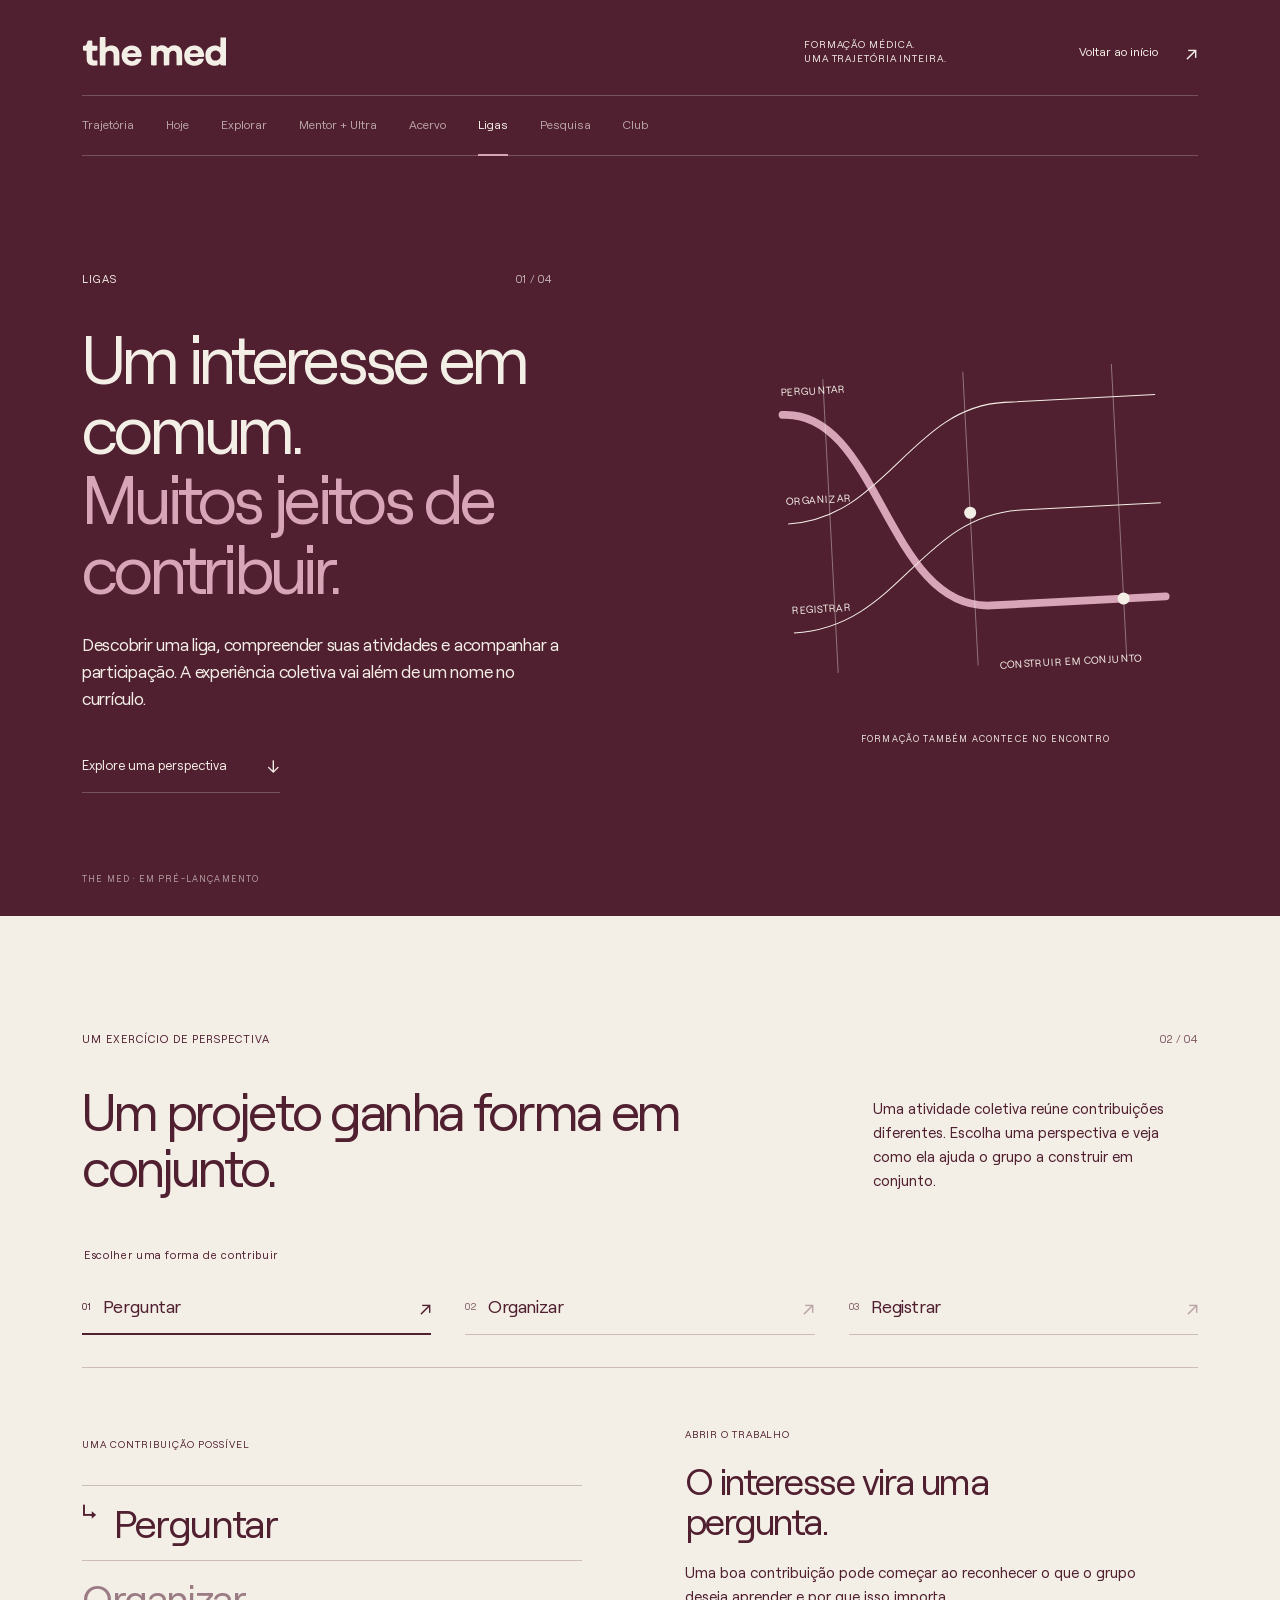
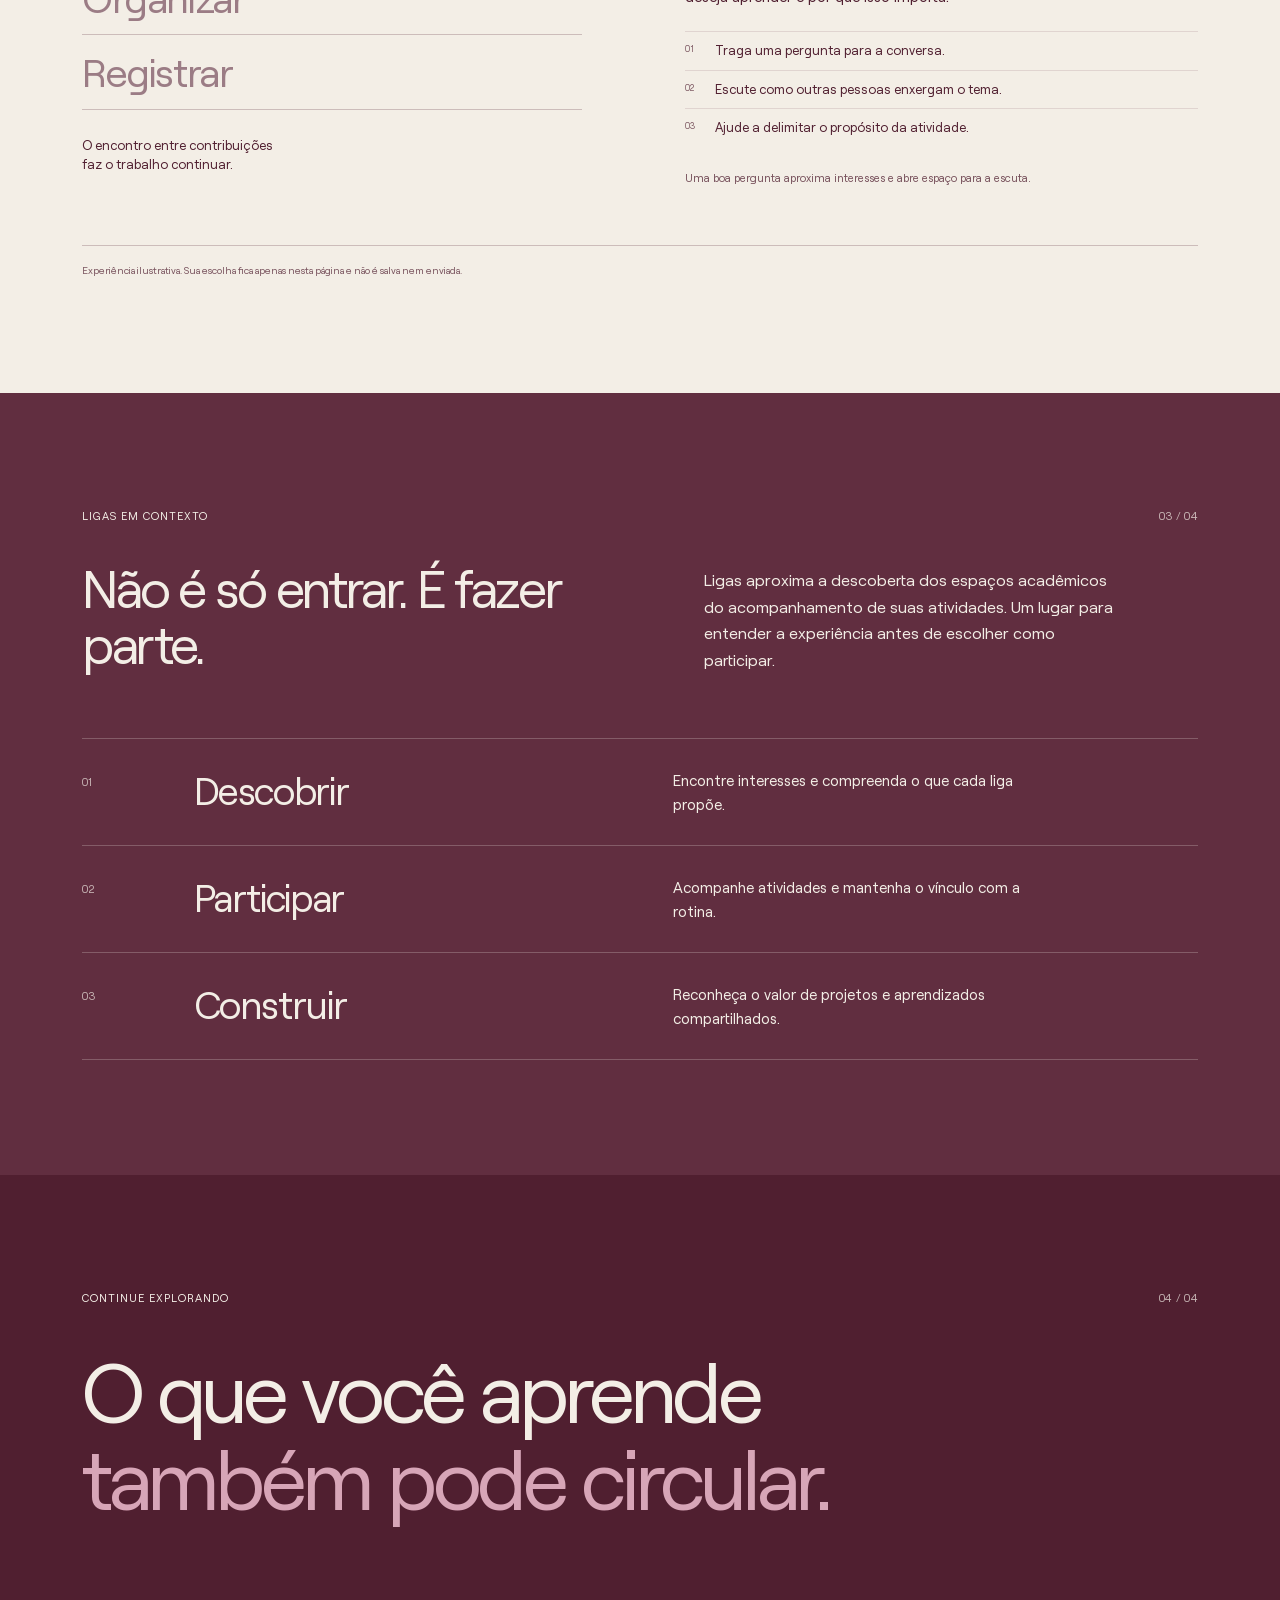
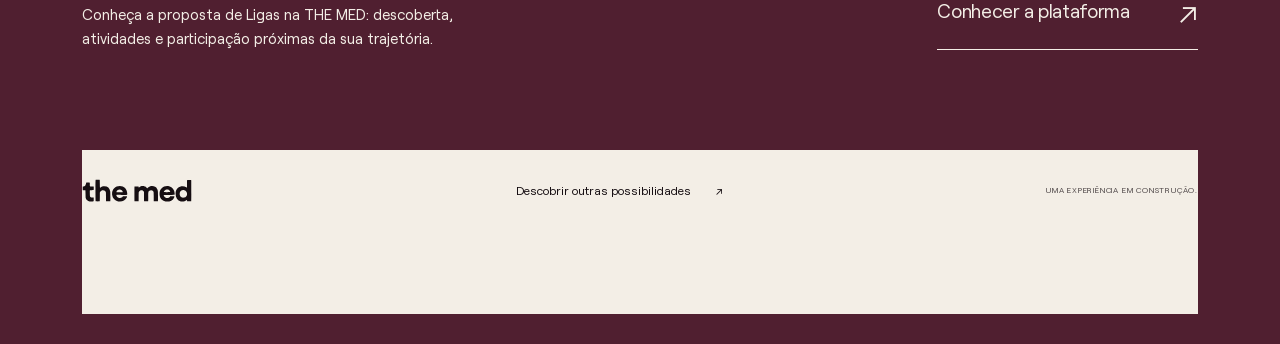
<file: modulos/ligas/index.html>
<!doctype html><html lang="pt-BR"><head><meta charset="utf-8"><meta name="viewport" content="width=device-width,initial-scale=1"><meta name="theme-color" content="#160e12"><title>Ligas — the med | Your Medical Journey</title><meta name="description" content="Conectar interesses. Participar de verdade."><meta name="interny-build" content="interny-2026-11-04T13-31-24-750Z"><meta property="og:type" content="website"><meta property="og:title" content="Ligas — the med | Your Medical Journey"><meta property="og:description" content="Uma nova perspectiva para sua trajetória acadêmica e médica. THE MED, em pré-lançamento."><meta name="twitter:card" content="summary_large_image"><link rel="icon" type="image/svg+xml" href="/assets/favicon.svg?v=symbol09-small-20261024"><link rel="preload" as="font" href="/assets/Roobert-Regular.woff2" type="font/woff2" crossorigin><link rel="stylesheet" href="/css/main.css"><link rel="stylesheet" href="/css/pages.css"><link rel="stylesheet" href="/css/wordmark.css"><link rel="stylesheet" href="/css/video.css"><link rel="stylesheet" href="/css/module-experiences.css"><noscript><style>.hero .hero-fallback{opacity:1;visibility:visible}</style></noscript></head><body data-page="module" data-build="interny-2026-11-04T13-31-24-750Z"><main id="main" data-scroll-container tabindex="-1"><article class="module-experience module-experience--ligas" data-module-experience="ligas">
 <header class="module-masthead"><a class="module-wordmark" href="/" aria-label="THE MED — início"><svg class="wordmark-svg" viewBox="0 0 281 60" aria-hidden="true" focusable="false"><path fill="currentColor" fill-rule="evenodd" d="M 92.375 57.2666 C 83.6713 55.4367 77.9177 49.1018 76.9458 40.2787 C 75.5897 27.9682 84.2583 18.1786 96.5 18.1956 C 107.6089 18.2111 115.2335 25.8753 115.5419 37.3364 C 115.6448 41.1603 117.1304 40.8077 101.7057 40.6201 C 86.3369 40.4332 86.8411 40.3278 88.3749 43.4057 C 91.4996 49.6762 101.1127 50.6596 103.998 45.004 C 104.6318 43.7617 104.5041 43.7859 109.25 44.0076 C 111.5187 44.1136 113.4499 44.1545 113.5415 44.0984 C 113.6331 44.0423 114.013 44.1124 114.3858 44.2541 C 115.2601 44.5865 115.1454 45.5005 113.9058 48.0777 C 110.4172 55.3308 101.4236 59.1691 92.375 57.2666 Z M 103.954 32.9391 C 104.2841 30.0713 99.7967 26.8101 95.8613 27.0577 C 92.266 27.2839 88 30.4874 88 32.9612 C 88 33.7116 88.0683 33.7175 96.25 33.6696 L 103.875 33.625 L 103.954 32.9391 Z M 213.375 57.2696 C 204.0778 55.2726 198.4495 48.4554 198.0854 38.75 C 197.5735 25.1048 208.9958 15.7439 222.5105 18.7332 C 230.8862 20.5857 236.75 28.4621 236.75 37.86 C 236.75 40.8983 238.1442 40.6223 222.695 40.6419 C 215.3551 40.6512 209.2148 40.7423 209.0499 40.8442 C 208.566 41.1432 208.6992 41.9136 209.514 43.5277 C 212.6155 49.6718 220.706 50.5306 224.9228 45.1634 L 226.0779 43.6931 L 227.8515 43.8813 C 228.8269 43.9849 231.0312 44.1383 232.75 44.2223 C 236.2468 44.3932 236.5424 44.6098 235.6823 46.3714 C 235.4799 46.7859 234.9343 47.9078 234.4697 48.8646 C 231.287 55.4193 221.9959 59.1212 213.375 57.2696 Z M 224.9352 33.45 C 225.4841 32.9945 225.2777 31.9094 224.3917 30.5938 C 222.2189 27.3674 217.5353 26.1047 213.8807 27.7601 C 211.5165 28.8309 208.5192 32.4944 209.2685 33.3973 C 209.6466 33.8529 224.3899 33.9026 224.9352 33.45 Z M 252.4496 57.2404 C 243.7692 55.1059 239.1349 48.2822 239.1281 37.625 C 239.1237 30.8663 240.5404 27.1164 244.6062 23.125 C 250.2829 17.5521 260.5309 16.5591 266.0449 21.0477 C 267.192 21.9815 267.8388 22.2132 268.1034 21.7849 C 268.1765 21.6666 268.2466 17.471 268.2591 12.4613 C 268.2717 7.4516 268.3727 3.2059 268.4837 3.0264 C 268.7197 2.6445 278.6638 2.5638 279.0406 2.9406 C 279.2566 3.1566 279.357 56.7264 279.1418 56.9415 C 278.9002 57.1832 268.9508 57.0508 268.7027 56.8027 C 268.5617 56.6617 268.4304 55.9469 268.4107 55.2141 C 268.3654 53.5231 267.8965 53.3716 266.4747 54.5886 C 263.3129 57.295 257.2974 58.4324 252.4496 57.2404 Z M 261 47.3929 C 270.6585 45.322 271.0226 31.4761 261.493 28.6461 C 254.2921 26.5076 247.9145 33.058 249.8738 40.5801 C 251.2372 45.8145 255.6784 48.5339 261 47.3929 Z M 19.4055 57.2367 C 14.5995 56.431 11.131 53.591 9.7045 49.2935 C 9.1847 47.7274 9.1422 47.0529 9.0128 38.303 C 8.8959 30.3921 8.8182 28.9452 8.5 28.7444 C 8.2937 28.6142 6.8169 28.5059 5.2181 28.5038 C 1.4942 28.4989 1.7218 28.8348 1.8065 23.4671 L 1.875 19.125 L 4.1702 18.9973 C 6.672 18.8582 7.194 18.5837 8.2711 16.8408 C 8.9213 15.7888 10.2267 11.99 10.4182 10.5923 C 10.6546 8.868 10.9743 8.75 15.4102 8.75 C 20.5154 8.75 20 8.1866 20 13.768 C 20 19.5207 19.5171 19.0394 25.2311 18.9818 C 27.5512 18.9584 29.5734 19.0158 29.7248 19.1094 C 30.1254 19.357 30.1024 27.7976 29.7 28.2 C 29.4893 28.4107 28.0846 28.5 24.9806 28.5 C 21.4289 28.5 20.5023 28.571 20.2609 28.8618 C 19.7434 29.4855 20.0029 43.9022 20.5497 44.9004 C 21.7382 47.0701 23.1939 47.6133 27.4163 47.4627 L 29.875 47.375 L 29.943 51.9023 C 29.9945 55.3305 29.9338 56.4929 29.693 56.6902 C 28.9051 57.3357 22.1399 57.6952 19.4055 57.2367 Z M 34.9205 56.9437 C 34.3704 56.536 34.1617 3.0838 34.7077 2.426 C 35.0135 2.0574 44.9283 2.0783 45.2983 2.4483 C 45.4059 2.5559 45.5235 7.0257 45.5595 12.3811 C 45.6329 23.2874 45.6145 23.193 47.3389 21.5461 C 49.6073 19.3796 52.8898 18.25 56.9174 18.25 C 65.6075 18.25 70.7804 22.7988 72.1275 31.625 C 72.5191 34.1907 72.657 56.1089 72.2851 56.68 C 72.0629 57.0213 62.385 57.3398 61.7971 57.0252 C 61.3661 56.7945 61.3371 56.1591 61.2914 45.9527 C 61.2647 39.9975 61.1729 34.7313 61.0874 34.25 C 59.8433 27.252 49.5674 26.3467 46.3251 32.9493 L 45.625 34.375 L 45.5658 45.6009 C 45.5332 51.7752 45.4396 56.8939 45.3578 56.9759 C 45.0164 57.3181 35.3854 57.2884 34.9205 56.9437 Z M 158.9957 56.9498 C 158.543 56.782 158.52 56.2832 158.4491 45.0748 L 158.375 33.375 L 157.6975 32.0905 C 155.0339 27.0407 147.8799 27.3529 145.4509 32.625 C 144.8827 33.8583 144.8733 34.0284 144.75 45.375 L 144.625 56.875 L 139.5178 56.9428 C 136.7089 56.9801 134.3137 56.9137 134.1953 56.7953 C 133.8985 56.4985 133.796 19.2511 134.0915 19.0684 C 134.4962 18.8183 144.11 19.0157 144.375 19.2796 C 144.5125 19.4165 144.625 20.0536 144.625 20.6954 C 144.625 22.2299 145.2036 22.3825 146.4652 21.1808 C 151.121 16.7463 160.166 17.1698 165.0825 22.0525 C 166.7852 23.7435 167.1061 23.801 168.2246 22.6151 C 174.8442 15.5971 187.8515 17.0319 191.9934 25.237 C 194.0439 29.299 194.257 31.1915 194.2386 45.1809 C 194.2303 51.5367 194.1384 56.7894 194.0345 56.8537 C 193.762 57.0221 183.514 57.0973 183.3487 56.9321 C 183.2726 56.856 183.222 51.9182 183.2361 45.9593 C 183.2641 34.2028 183.1826 33.3214 181.8767 31.2526 C 179.7462 27.8778 174.2851 27.6514 171.2481 30.812 C 169.3289 32.8093 169.25 33.4053 169.25 45.9092 C 169.25 54.8491 169.1898 56.7888 168.9089 56.8966 C 168.38 57.0995 159.5278 57.1471 158.9957 56.9498 Z"/></svg></a><span class="module-masthead-caption">FORMAÇÃO MÉDICA.<br>UMA TRAJETÓRIA INTEIRA.</span><a class="module-home" href="/">Voltar ao início <span aria-hidden="true">↗</span></a></header>
 <nav class="module-route-nav" aria-label="Módulos da THE MED"><a href="/modulos/trajetoria/">Trajetória</a><a href="/modulos/hoje/">Hoje</a><a href="/modulos/explorar/">Explorar</a><a href="/modulos/mentor/">Mentor + Ultra</a><a href="/modulos/acervo/">Acervo</a><a href="/modulos/ligas/" aria-current="page">Ligas</a><a href="/modulos/pesquisa/">Pesquisa</a><a href="/modulos/club/">Club</a></nav>
 <section class="module-fold module-intro" data-module-fold="1" id="ligas-intro" aria-labelledby="ligas-title"><div class="module-intro-copy"><p class="module-kicker">Ligas <span>01 / 04</span></p><h1 id="ligas-title"><span>Um interesse em comum.</span><span class="module-title-soft">Muitos jeitos de contribuir.</span></h1><p class="module-lead">Descobrir uma liga, compreender suas atividades e acompanhar a participação. A experiência coletiva vai além de um nome no currículo.</p><a class="module-link" href="#ligas-experimentar">Explore uma perspectiva <span aria-hidden="true">↓</span></a></div><div class="module-intro-visual"><svg class="module-hero-art" viewBox="0 0 520 440" role="img" aria-labelledby="ligas-art-title ligas-art-desc"><title id="ligas-art-title">Contribuições diferentes atravessam uma experiência coletiva</title><desc id="ligas-art-desc">Ilustração editorial do módulo, não uma interface real.</desc><path class="art-route" d="M44 86C157 86 153 320 275 320H478"/><path fill="none" stroke="currentColor" stroke-width="1.2" d="M44 213C157 213 194 85 302 85H478M44 340C167 340 197 211 315 211H478"/><path fill="none" stroke="currentColor" stroke-width="1.2" opacity=".4" d="M93 47V389M256 47V389M429 47V389"/><text x="43" y="64" class="art-small">PERGUNTAR</text><text x="43" y="191" class="art-small">ORGANIZAR</text><text x="43" y="318" class="art-small">REGISTRAR</text><text x="281" y="394" class="art-small">CONSTRUIR EM CONJUNTO</text><circle cx="256" cy="211" r="7" fill="currentColor"/><circle cx="429" cy="320" r="7" fill="currentColor"/></svg><p>FORMAÇÃO TAMBÉM ACONTECE NO ENCONTRO</p></div><p class="module-intro-note">THE MED · EM PRÉ-LANÇAMENTO</p></section>
 <section class="module-fold module-experiment" data-module-fold="2" id="ligas-experimentar" aria-labelledby="ligas-experiment-title"><div class="module-section-head"><p class="module-kicker">UM EXERCÍCIO DE PERSPECTIVA <span>02 / 04</span></p><h2 id="ligas-experiment-title">Um projeto ganha forma em conjunto.</h2><p>Uma atividade coletiva reúne contribuições diferentes. Escolha uma perspectiva e veja como ela ajuda o grupo a construir em conjunto.</p></div><div class="module-interaction" data-module-interaction><fieldset class="module-selector"><legend>Escolher uma forma de contribuir</legend><label class="module-choice"><input type="radio" name="ligas-perspectiva" value="perguntar" data-module-choice="perguntar" aria-controls="ligas-panel-perguntar" checked><span><b>01</b>Perguntar<i aria-hidden="true">↗</i></span></label><label class="module-choice"><input type="radio" name="ligas-perspectiva" value="organizar" data-module-choice="organizar" aria-controls="ligas-panel-organizar"><span><b>02</b>Organizar<i aria-hidden="true">↗</i></span></label><label class="module-choice"><input type="radio" name="ligas-perspectiva" value="registrar" data-module-choice="registrar" aria-controls="ligas-panel-registrar"><span><b>03</b>Registrar<i aria-hidden="true">↗</i></span></label></fieldset><div class="module-panels"><div class="module-choice-panel" data-module-panel="perguntar" id="ligas-panel-perguntar"><div class="module-panel-art"><div class="module-thread" aria-hidden="true"><span>UMA CONTRIBUIÇÃO POSSÍVEL</span><div><span class="active">Perguntar</span><span >Organizar</span><span >Registrar</span></div><p>O encontro entre contribuições<br>faz o trabalho continuar.</p></div></div><div class="module-panel-copy"><p class="module-kicker">ABRIR O TRABALHO</p><h3>O interesse vira uma pergunta.</h3><p>Uma boa contribuição pode começar ao reconhecer o que o grupo deseja aprender e por que isso importa.</p><ol><li>Traga uma pergunta para a conversa.</li><li>Escute como outras pessoas enxergam o tema.</li><li>Ajude a delimitar o propósito da atividade.</li></ol><p class="module-panel-foot">Uma boa pergunta aproxima interesses e abre espaço para a escuta.</p></div></div><div class="module-choice-panel" data-module-panel="organizar" id="ligas-panel-organizar"><div class="module-panel-art"><div class="module-thread" aria-hidden="true"><span>UMA CONTRIBUIÇÃO POSSÍVEL</span><div><span >Perguntar</span><span class="active">Organizar</span><span >Registrar</span></div><p>O encontro entre contribuições<br>faz o trabalho continuar.</p></div></div><div class="module-panel-copy"><p class="module-kicker">DAR CONTINUIDADE</p><h3>Uma ideia encontra espaço na agenda.</h3><p>A participação também acontece no cuidado com o que precisa ser combinado para uma atividade sair do papel.</p><ol><li>Entenda o objetivo coletivo.</li><li>Torne os próximos passos claros.</li><li>Acompanhe o que precisa ser retomado.</li></ol><p class="module-panel-foot">Cada liga define sua própria organização e seus responsáveis.</p></div></div><div class="module-choice-panel" data-module-panel="registrar" id="ligas-panel-registrar"><div class="module-panel-art"><div class="module-thread" aria-hidden="true"><span>UMA CONTRIBUIÇÃO POSSÍVEL</span><div><span >Perguntar</span><span >Organizar</span><span class="active">Registrar</span></div><p>O encontro entre contribuições<br>faz o trabalho continuar.</p></div></div><div class="module-panel-copy"><p class="module-kicker">TORNAR O APRENDIZADO VISÍVEL</p><h3>O que foi vivido merece contexto.</h3><p>Registrar a experiência ajuda a reconhecer o que foi aprendido e a manter a continuidade do trabalho coletivo.</p><ol><li>Reúna o que foi desenvolvido.</li><li>Diferencie participação de resultados comprovados.</li><li>Compartilhe o que pode orientar o próximo encontro.</li></ol><p class="module-panel-foot">Dar contexto à experiência ajuda a reconhecer o que foi aprendido.</p></div></div></div><p class="module-local-note">Experiência ilustrativa. Sua escolha fica apenas nesta página e não é salva nem enviada.</p><p class="module-sr-only" data-module-status role="status" aria-live="polite" aria-atomic="true"></p></div></section>
 <section class="module-fold module-context" data-module-fold="3" id="ligas-contexto" aria-labelledby="ligas-context-title"><div class="module-context-intro"><p class="module-kicker">Ligas EM CONTEXTO <span>03 / 04</span></p><h2 id="ligas-context-title">Não é só entrar. É fazer parte.</h2><p>Ligas aproxima a descoberta dos espaços acadêmicos do acompanhamento de suas atividades. Um lugar para entender a experiência antes de escolher como participar.</p></div><div class="module-threads"><div class="module-thread-row"><span class="module-thread-number">01</span><h3>Descobrir</h3><p>Encontre interesses e compreenda o que cada liga propõe.</p></div><div class="module-thread-row"><span class="module-thread-number">02</span><h3>Participar</h3><p>Acompanhe atividades e mantenha o vínculo com a rotina.</p></div><div class="module-thread-row"><span class="module-thread-number">03</span><h3>Construir</h3><p>Reconheça o valor de projetos e aprendizados compartilhados.</p></div></div></section>
 <section class="module-fold module-closing" data-module-fold="4" id="ligas-continuar" aria-labelledby="ligas-closing-title"><p class="module-kicker">CONTINUE EXPLORANDO <span>04 / 04</span></p><h2 id="ligas-closing-title"><span>O que você aprende</span><span class="module-title-soft">também pode circular.</span></h2><div class="module-closing-bottom"><p>Conheça a proposta de Ligas na THE MED: descoberta, atividades e participação próximas da sua trajetória.</p><a class="module-product-link" href="https://innectaos.vercel.app/" target="_blank" rel="noopener noreferrer">Conhecer a plataforma <span aria-hidden="true">↗</span><span class="module-sr-only"> — abre em nova aba</span></a></div><footer class="module-footer"><a href="/"><svg class="module-footer-wordmark" viewBox="0 0 281 60" aria-hidden="true" focusable="false"><path fill="currentColor" fill-rule="evenodd" d="M 92.375 57.2666 C 83.6713 55.4367 77.9177 49.1018 76.9458 40.2787 C 75.5897 27.9682 84.2583 18.1786 96.5 18.1956 C 107.6089 18.2111 115.2335 25.8753 115.5419 37.3364 C 115.6448 41.1603 117.1304 40.8077 101.7057 40.6201 C 86.3369 40.4332 86.8411 40.3278 88.3749 43.4057 C 91.4996 49.6762 101.1127 50.6596 103.998 45.004 C 104.6318 43.7617 104.5041 43.7859 109.25 44.0076 C 111.5187 44.1136 113.4499 44.1545 113.5415 44.0984 C 113.6331 44.0423 114.013 44.1124 114.3858 44.2541 C 115.2601 44.5865 115.1454 45.5005 113.9058 48.0777 C 110.4172 55.3308 101.4236 59.1691 92.375 57.2666 Z M 103.954 32.9391 C 104.2841 30.0713 99.7967 26.8101 95.8613 27.0577 C 92.266 27.2839 88 30.4874 88 32.9612 C 88 33.7116 88.0683 33.7175 96.25 33.6696 L 103.875 33.625 L 103.954 32.9391 Z M 213.375 57.2696 C 204.0778 55.2726 198.4495 48.4554 198.0854 38.75 C 197.5735 25.1048 208.9958 15.7439 222.5105 18.7332 C 230.8862 20.5857 236.75 28.4621 236.75 37.86 C 236.75 40.8983 238.1442 40.6223 222.695 40.6419 C 215.3551 40.6512 209.2148 40.7423 209.0499 40.8442 C 208.566 41.1432 208.6992 41.9136 209.514 43.5277 C 212.6155 49.6718 220.706 50.5306 224.9228 45.1634 L 226.0779 43.6931 L 227.8515 43.8813 C 228.8269 43.9849 231.0312 44.1383 232.75 44.2223 C 236.2468 44.3932 236.5424 44.6098 235.6823 46.3714 C 235.4799 46.7859 234.9343 47.9078 234.4697 48.8646 C 231.287 55.4193 221.9959 59.1212 213.375 57.2696 Z M 224.9352 33.45 C 225.4841 32.9945 225.2777 31.9094 224.3917 30.5938 C 222.2189 27.3674 217.5353 26.1047 213.8807 27.7601 C 211.5165 28.8309 208.5192 32.4944 209.2685 33.3973 C 209.6466 33.8529 224.3899 33.9026 224.9352 33.45 Z M 252.4496 57.2404 C 243.7692 55.1059 239.1349 48.2822 239.1281 37.625 C 239.1237 30.8663 240.5404 27.1164 244.6062 23.125 C 250.2829 17.5521 260.5309 16.5591 266.0449 21.0477 C 267.192 21.9815 267.8388 22.2132 268.1034 21.7849 C 268.1765 21.6666 268.2466 17.471 268.2591 12.4613 C 268.2717 7.4516 268.3727 3.2059 268.4837 3.0264 C 268.7197 2.6445 278.6638 2.5638 279.0406 2.9406 C 279.2566 3.1566 279.357 56.7264 279.1418 56.9415 C 278.9002 57.1832 268.9508 57.0508 268.7027 56.8027 C 268.5617 56.6617 268.4304 55.9469 268.4107 55.2141 C 268.3654 53.5231 267.8965 53.3716 266.4747 54.5886 C 263.3129 57.295 257.2974 58.4324 252.4496 57.2404 Z M 261 47.3929 C 270.6585 45.322 271.0226 31.4761 261.493 28.6461 C 254.2921 26.5076 247.9145 33.058 249.8738 40.5801 C 251.2372 45.8145 255.6784 48.5339 261 47.3929 Z M 19.4055 57.2367 C 14.5995 56.431 11.131 53.591 9.7045 49.2935 C 9.1847 47.7274 9.1422 47.0529 9.0128 38.303 C 8.8959 30.3921 8.8182 28.9452 8.5 28.7444 C 8.2937 28.6142 6.8169 28.5059 5.2181 28.5038 C 1.4942 28.4989 1.7218 28.8348 1.8065 23.4671 L 1.875 19.125 L 4.1702 18.9973 C 6.672 18.8582 7.194 18.5837 8.2711 16.8408 C 8.9213 15.7888 10.2267 11.99 10.4182 10.5923 C 10.6546 8.868 10.9743 8.75 15.4102 8.75 C 20.5154 8.75 20 8.1866 20 13.768 C 20 19.5207 19.5171 19.0394 25.2311 18.9818 C 27.5512 18.9584 29.5734 19.0158 29.7248 19.1094 C 30.1254 19.357 30.1024 27.7976 29.7 28.2 C 29.4893 28.4107 28.0846 28.5 24.9806 28.5 C 21.4289 28.5 20.5023 28.571 20.2609 28.8618 C 19.7434 29.4855 20.0029 43.9022 20.5497 44.9004 C 21.7382 47.0701 23.1939 47.6133 27.4163 47.4627 L 29.875 47.375 L 29.943 51.9023 C 29.9945 55.3305 29.9338 56.4929 29.693 56.6902 C 28.9051 57.3357 22.1399 57.6952 19.4055 57.2367 Z M 34.9205 56.9437 C 34.3704 56.536 34.1617 3.0838 34.7077 2.426 C 35.0135 2.0574 44.9283 2.0783 45.2983 2.4483 C 45.4059 2.5559 45.5235 7.0257 45.5595 12.3811 C 45.6329 23.2874 45.6145 23.193 47.3389 21.5461 C 49.6073 19.3796 52.8898 18.25 56.9174 18.25 C 65.6075 18.25 70.7804 22.7988 72.1275 31.625 C 72.5191 34.1907 72.657 56.1089 72.2851 56.68 C 72.0629 57.0213 62.385 57.3398 61.7971 57.0252 C 61.3661 56.7945 61.3371 56.1591 61.2914 45.9527 C 61.2647 39.9975 61.1729 34.7313 61.0874 34.25 C 59.8433 27.252 49.5674 26.3467 46.3251 32.9493 L 45.625 34.375 L 45.5658 45.6009 C 45.5332 51.7752 45.4396 56.8939 45.3578 56.9759 C 45.0164 57.3181 35.3854 57.2884 34.9205 56.9437 Z M 158.9957 56.9498 C 158.543 56.782 158.52 56.2832 158.4491 45.0748 L 158.375 33.375 L 157.6975 32.0905 C 155.0339 27.0407 147.8799 27.3529 145.4509 32.625 C 144.8827 33.8583 144.8733 34.0284 144.75 45.375 L 144.625 56.875 L 139.5178 56.9428 C 136.7089 56.9801 134.3137 56.9137 134.1953 56.7953 C 133.8985 56.4985 133.796 19.2511 134.0915 19.0684 C 134.4962 18.8183 144.11 19.0157 144.375 19.2796 C 144.5125 19.4165 144.625 20.0536 144.625 20.6954 C 144.625 22.2299 145.2036 22.3825 146.4652 21.1808 C 151.121 16.7463 160.166 17.1698 165.0825 22.0525 C 166.7852 23.7435 167.1061 23.801 168.2246 22.6151 C 174.8442 15.5971 187.8515 17.0319 191.9934 25.237 C 194.0439 29.299 194.257 31.1915 194.2386 45.1809 C 194.2303 51.5367 194.1384 56.7894 194.0345 56.8537 C 193.762 57.0221 183.514 57.0973 183.3487 56.9321 C 183.2726 56.856 183.222 51.9182 183.2361 45.9593 C 183.2641 34.2028 183.1826 33.3214 181.8767 31.2526 C 179.7462 27.8778 174.2851 27.6514 171.2481 30.812 C 169.3289 32.8093 169.25 33.4053 169.25 45.9092 C 169.25 54.8491 169.1898 56.7888 168.9089 56.8966 C 168.38 57.0995 159.5278 57.1471 158.9957 56.9498 Z"/></svg><span class="module-sr-only">THE MED — início</span></a><a href="/modulos/explorar/">Descobrir outras possibilidades <span aria-hidden="true">↗</span></a><span>UMA EXPERIÊNCIA EM CONSTRUÇÃO.</span></footer></section>
 </article></main><dialog class="profile-dialog" aria-label="Percurso THE MED"><div class="modal-content"></div></dialog><div class="dot-cursor" aria-hidden="true"><span></span></div><script type="module" src="/js/module-experiences-controller.js"></script><script type="module" src="/js/app.js"></script></body></html>
</file>
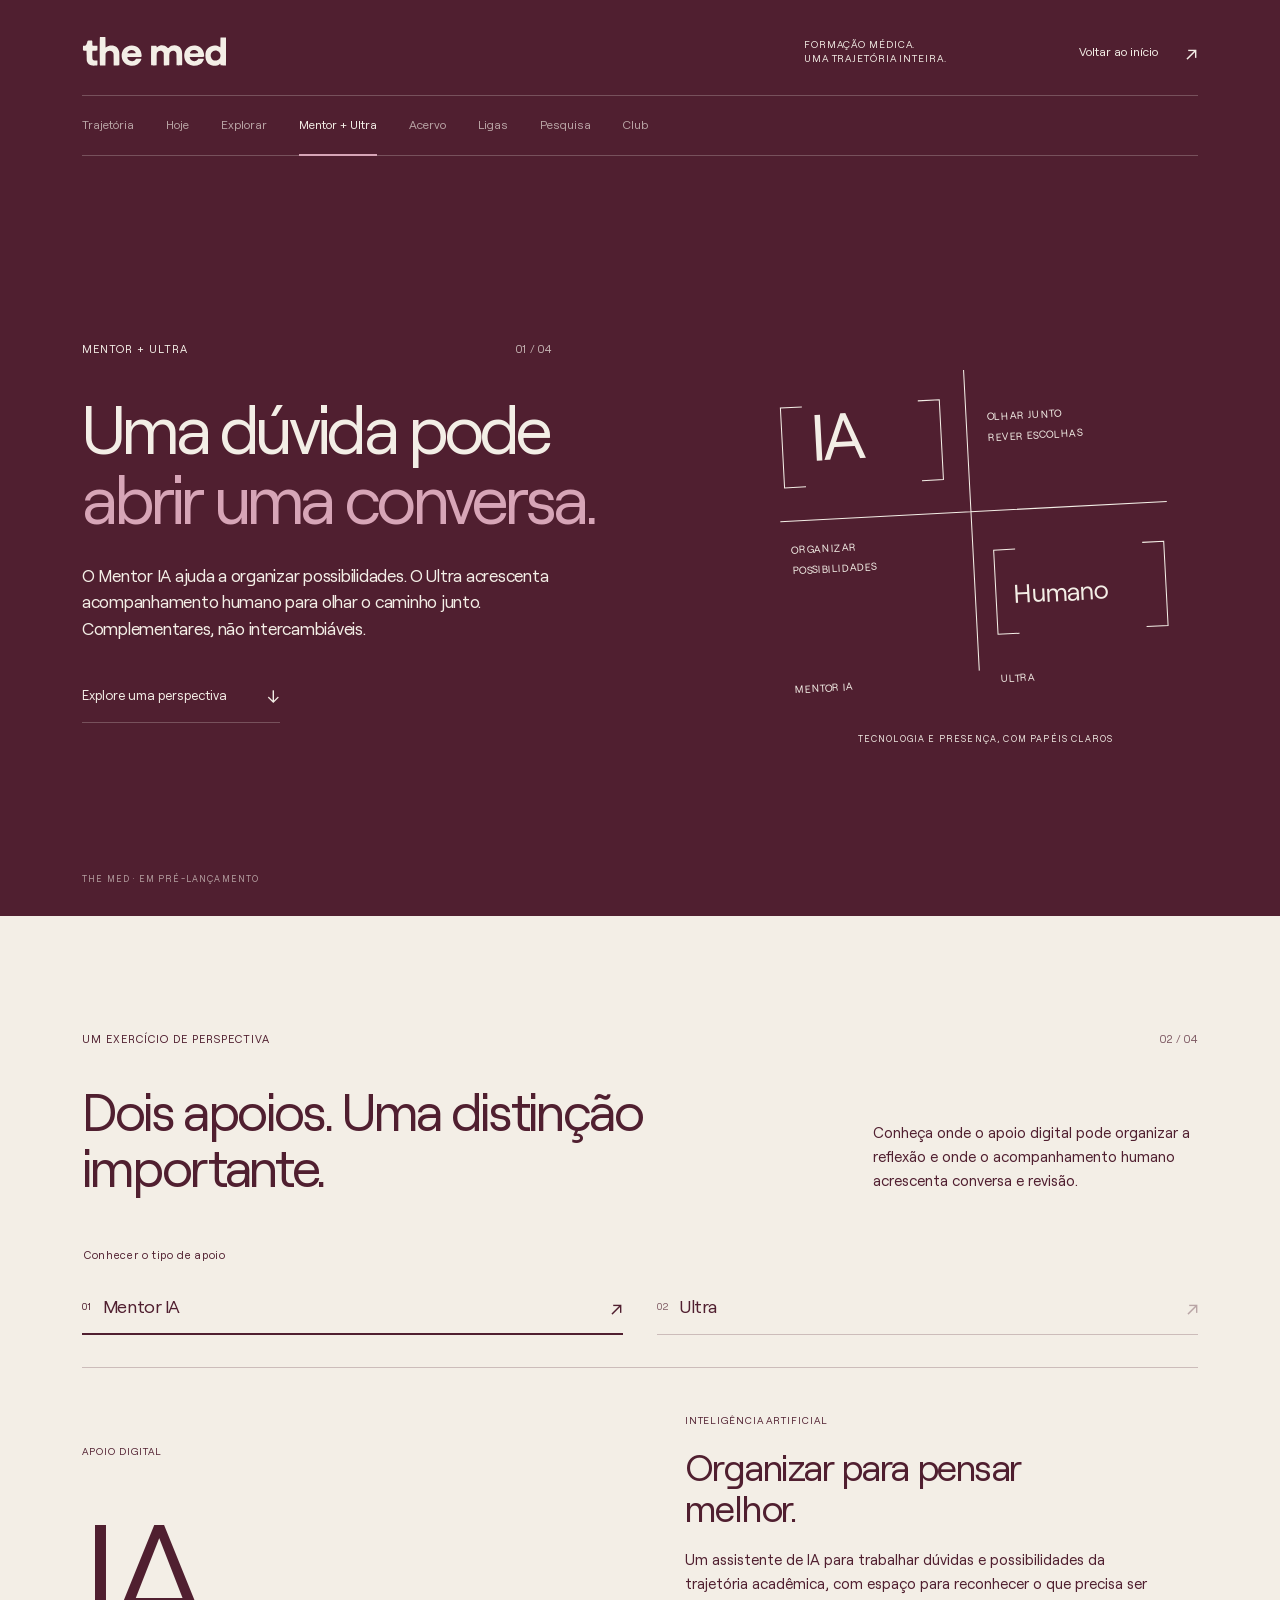
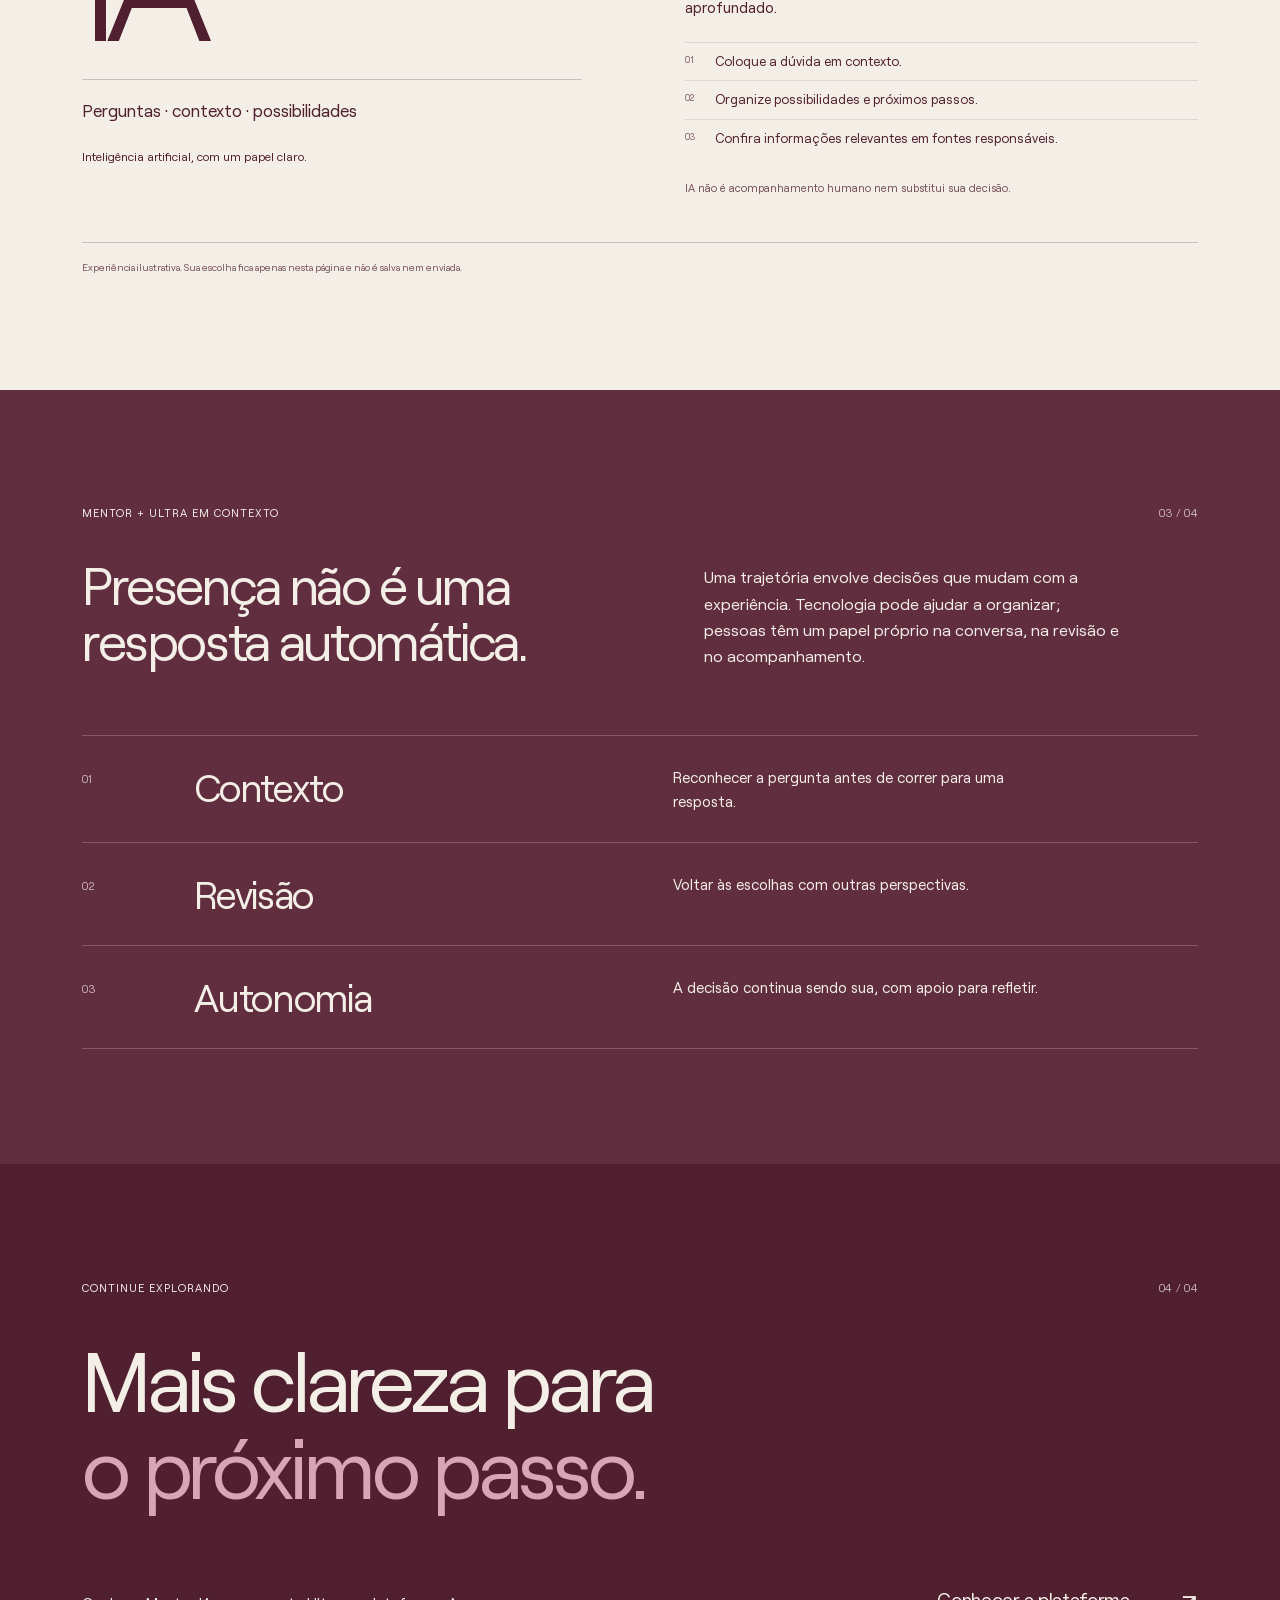
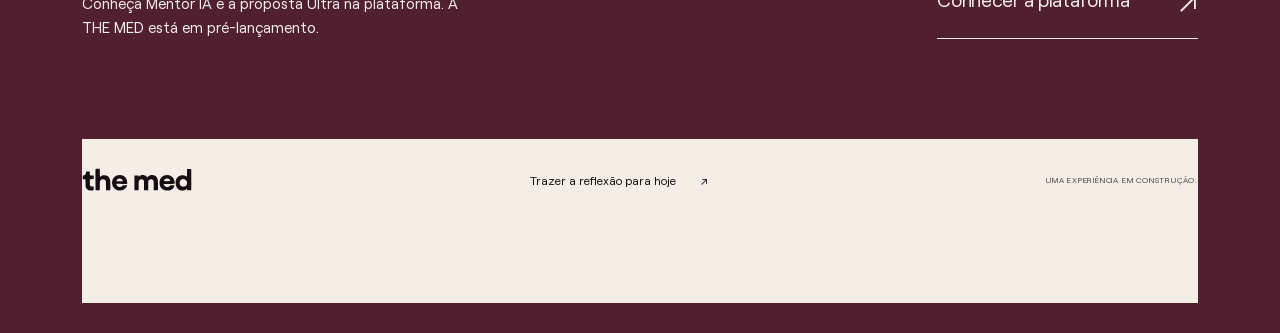
<file: modulos/mentor/index.html>
<!doctype html><html lang="pt-BR"><head><meta charset="utf-8"><meta name="viewport" content="width=device-width,initial-scale=1"><meta name="theme-color" content="#160e12"><title>Mentor + Ultra — the med | Your Medical Journey</title><meta name="description" content="Tecnologia para organizar. Presença humana para aprofundar."><meta name="interny-build" content="interny-2026-11-04T13-31-24-750Z"><meta property="og:type" content="website"><meta property="og:title" content="Mentor + Ultra — the med | Your Medical Journey"><meta property="og:description" content="Uma nova perspectiva para sua trajetória acadêmica e médica. THE MED, em pré-lançamento."><meta name="twitter:card" content="summary_large_image"><link rel="icon" type="image/svg+xml" href="/assets/favicon.svg?v=symbol09-small-20261024"><link rel="preload" as="font" href="/assets/Roobert-Regular.woff2" type="font/woff2" crossorigin><link rel="stylesheet" href="/css/main.css"><link rel="stylesheet" href="/css/pages.css"><link rel="stylesheet" href="/css/wordmark.css"><link rel="stylesheet" href="/css/video.css"><link rel="stylesheet" href="/css/module-experiences.css"><noscript><style>.hero .hero-fallback{opacity:1;visibility:visible}</style></noscript></head><body data-page="module" data-build="interny-2026-11-04T13-31-24-750Z"><main id="main" data-scroll-container tabindex="-1"><article class="module-experience module-experience--mentor" data-module-experience="mentor">
 <header class="module-masthead"><a class="module-wordmark" href="/" aria-label="THE MED — início"><svg class="wordmark-svg" viewBox="0 0 281 60" aria-hidden="true" focusable="false"><path fill="currentColor" fill-rule="evenodd" d="M 92.375 57.2666 C 83.6713 55.4367 77.9177 49.1018 76.9458 40.2787 C 75.5897 27.9682 84.2583 18.1786 96.5 18.1956 C 107.6089 18.2111 115.2335 25.8753 115.5419 37.3364 C 115.6448 41.1603 117.1304 40.8077 101.7057 40.6201 C 86.3369 40.4332 86.8411 40.3278 88.3749 43.4057 C 91.4996 49.6762 101.1127 50.6596 103.998 45.004 C 104.6318 43.7617 104.5041 43.7859 109.25 44.0076 C 111.5187 44.1136 113.4499 44.1545 113.5415 44.0984 C 113.6331 44.0423 114.013 44.1124 114.3858 44.2541 C 115.2601 44.5865 115.1454 45.5005 113.9058 48.0777 C 110.4172 55.3308 101.4236 59.1691 92.375 57.2666 Z M 103.954 32.9391 C 104.2841 30.0713 99.7967 26.8101 95.8613 27.0577 C 92.266 27.2839 88 30.4874 88 32.9612 C 88 33.7116 88.0683 33.7175 96.25 33.6696 L 103.875 33.625 L 103.954 32.9391 Z M 213.375 57.2696 C 204.0778 55.2726 198.4495 48.4554 198.0854 38.75 C 197.5735 25.1048 208.9958 15.7439 222.5105 18.7332 C 230.8862 20.5857 236.75 28.4621 236.75 37.86 C 236.75 40.8983 238.1442 40.6223 222.695 40.6419 C 215.3551 40.6512 209.2148 40.7423 209.0499 40.8442 C 208.566 41.1432 208.6992 41.9136 209.514 43.5277 C 212.6155 49.6718 220.706 50.5306 224.9228 45.1634 L 226.0779 43.6931 L 227.8515 43.8813 C 228.8269 43.9849 231.0312 44.1383 232.75 44.2223 C 236.2468 44.3932 236.5424 44.6098 235.6823 46.3714 C 235.4799 46.7859 234.9343 47.9078 234.4697 48.8646 C 231.287 55.4193 221.9959 59.1212 213.375 57.2696 Z M 224.9352 33.45 C 225.4841 32.9945 225.2777 31.9094 224.3917 30.5938 C 222.2189 27.3674 217.5353 26.1047 213.8807 27.7601 C 211.5165 28.8309 208.5192 32.4944 209.2685 33.3973 C 209.6466 33.8529 224.3899 33.9026 224.9352 33.45 Z M 252.4496 57.2404 C 243.7692 55.1059 239.1349 48.2822 239.1281 37.625 C 239.1237 30.8663 240.5404 27.1164 244.6062 23.125 C 250.2829 17.5521 260.5309 16.5591 266.0449 21.0477 C 267.192 21.9815 267.8388 22.2132 268.1034 21.7849 C 268.1765 21.6666 268.2466 17.471 268.2591 12.4613 C 268.2717 7.4516 268.3727 3.2059 268.4837 3.0264 C 268.7197 2.6445 278.6638 2.5638 279.0406 2.9406 C 279.2566 3.1566 279.357 56.7264 279.1418 56.9415 C 278.9002 57.1832 268.9508 57.0508 268.7027 56.8027 C 268.5617 56.6617 268.4304 55.9469 268.4107 55.2141 C 268.3654 53.5231 267.8965 53.3716 266.4747 54.5886 C 263.3129 57.295 257.2974 58.4324 252.4496 57.2404 Z M 261 47.3929 C 270.6585 45.322 271.0226 31.4761 261.493 28.6461 C 254.2921 26.5076 247.9145 33.058 249.8738 40.5801 C 251.2372 45.8145 255.6784 48.5339 261 47.3929 Z M 19.4055 57.2367 C 14.5995 56.431 11.131 53.591 9.7045 49.2935 C 9.1847 47.7274 9.1422 47.0529 9.0128 38.303 C 8.8959 30.3921 8.8182 28.9452 8.5 28.7444 C 8.2937 28.6142 6.8169 28.5059 5.2181 28.5038 C 1.4942 28.4989 1.7218 28.8348 1.8065 23.4671 L 1.875 19.125 L 4.1702 18.9973 C 6.672 18.8582 7.194 18.5837 8.2711 16.8408 C 8.9213 15.7888 10.2267 11.99 10.4182 10.5923 C 10.6546 8.868 10.9743 8.75 15.4102 8.75 C 20.5154 8.75 20 8.1866 20 13.768 C 20 19.5207 19.5171 19.0394 25.2311 18.9818 C 27.5512 18.9584 29.5734 19.0158 29.7248 19.1094 C 30.1254 19.357 30.1024 27.7976 29.7 28.2 C 29.4893 28.4107 28.0846 28.5 24.9806 28.5 C 21.4289 28.5 20.5023 28.571 20.2609 28.8618 C 19.7434 29.4855 20.0029 43.9022 20.5497 44.9004 C 21.7382 47.0701 23.1939 47.6133 27.4163 47.4627 L 29.875 47.375 L 29.943 51.9023 C 29.9945 55.3305 29.9338 56.4929 29.693 56.6902 C 28.9051 57.3357 22.1399 57.6952 19.4055 57.2367 Z M 34.9205 56.9437 C 34.3704 56.536 34.1617 3.0838 34.7077 2.426 C 35.0135 2.0574 44.9283 2.0783 45.2983 2.4483 C 45.4059 2.5559 45.5235 7.0257 45.5595 12.3811 C 45.6329 23.2874 45.6145 23.193 47.3389 21.5461 C 49.6073 19.3796 52.8898 18.25 56.9174 18.25 C 65.6075 18.25 70.7804 22.7988 72.1275 31.625 C 72.5191 34.1907 72.657 56.1089 72.2851 56.68 C 72.0629 57.0213 62.385 57.3398 61.7971 57.0252 C 61.3661 56.7945 61.3371 56.1591 61.2914 45.9527 C 61.2647 39.9975 61.1729 34.7313 61.0874 34.25 C 59.8433 27.252 49.5674 26.3467 46.3251 32.9493 L 45.625 34.375 L 45.5658 45.6009 C 45.5332 51.7752 45.4396 56.8939 45.3578 56.9759 C 45.0164 57.3181 35.3854 57.2884 34.9205 56.9437 Z M 158.9957 56.9498 C 158.543 56.782 158.52 56.2832 158.4491 45.0748 L 158.375 33.375 L 157.6975 32.0905 C 155.0339 27.0407 147.8799 27.3529 145.4509 32.625 C 144.8827 33.8583 144.8733 34.0284 144.75 45.375 L 144.625 56.875 L 139.5178 56.9428 C 136.7089 56.9801 134.3137 56.9137 134.1953 56.7953 C 133.8985 56.4985 133.796 19.2511 134.0915 19.0684 C 134.4962 18.8183 144.11 19.0157 144.375 19.2796 C 144.5125 19.4165 144.625 20.0536 144.625 20.6954 C 144.625 22.2299 145.2036 22.3825 146.4652 21.1808 C 151.121 16.7463 160.166 17.1698 165.0825 22.0525 C 166.7852 23.7435 167.1061 23.801 168.2246 22.6151 C 174.8442 15.5971 187.8515 17.0319 191.9934 25.237 C 194.0439 29.299 194.257 31.1915 194.2386 45.1809 C 194.2303 51.5367 194.1384 56.7894 194.0345 56.8537 C 193.762 57.0221 183.514 57.0973 183.3487 56.9321 C 183.2726 56.856 183.222 51.9182 183.2361 45.9593 C 183.2641 34.2028 183.1826 33.3214 181.8767 31.2526 C 179.7462 27.8778 174.2851 27.6514 171.2481 30.812 C 169.3289 32.8093 169.25 33.4053 169.25 45.9092 C 169.25 54.8491 169.1898 56.7888 168.9089 56.8966 C 168.38 57.0995 159.5278 57.1471 158.9957 56.9498 Z"/></svg></a><span class="module-masthead-caption">FORMAÇÃO MÉDICA.<br>UMA TRAJETÓRIA INTEIRA.</span><a class="module-home" href="/">Voltar ao início <span aria-hidden="true">↗</span></a></header>
 <nav class="module-route-nav" aria-label="Módulos da THE MED"><a href="/modulos/trajetoria/">Trajetória</a><a href="/modulos/hoje/">Hoje</a><a href="/modulos/explorar/">Explorar</a><a href="/modulos/mentor/" aria-current="page">Mentor + Ultra</a><a href="/modulos/acervo/">Acervo</a><a href="/modulos/ligas/">Ligas</a><a href="/modulos/pesquisa/">Pesquisa</a><a href="/modulos/club/">Club</a></nav>
 <section class="module-fold module-intro" data-module-fold="1" id="mentor-intro" aria-labelledby="mentor-title"><div class="module-intro-copy"><p class="module-kicker">Mentor + Ultra <span>01 / 04</span></p><h1 id="mentor-title"><span>Uma dúvida pode</span><span class="module-title-soft">abrir uma conversa.</span></h1><p class="module-lead">O Mentor IA ajuda a organizar possibilidades. O Ultra acrescenta acompanhamento humano para olhar o caminho junto. Complementares, não intercambiáveis.</p><a class="module-link" href="#mentor-experimentar">Explore uma perspectiva <span aria-hidden="true">↓</span></a></div><div class="module-intro-visual"><svg class="module-hero-art" viewBox="0 0 520 440" role="img" aria-labelledby="mentor-art-title mentor-art-desc"><title id="mentor-art-title">Inteligência artificial e acompanhamento humano têm papéis distintos</title><desc id="mentor-art-desc">Ilustração editorial do módulo, não uma interface real.</desc><path fill="none" stroke="currentColor" stroke-width="1.2" d="M257 45V395M35 210H485"/><path fill="none" stroke="currentColor" stroke-width="1.2" d="M67 78H42V171H67M202 78H227V171H202M306 256H281V354H306M454 256H479V354H454"/><text x="76" y="141" class="art-giant">IA</text><text x="46" y="248" class="art-small">ORGANIZAR</text><text x="46" y="272" class="art-small">POSSIBILIDADES</text><text x="281" y="105" class="art-small">OLHAR JUNTO</text><text x="281" y="129" class="art-small">REVER ESCOLHAS</text><text x="302" y="319" class="art-word">Humano</text><text x="42" y="410" class="art-small">MENTOR IA</text><text x="281" y="410" class="art-small">ULTRA</text></svg><p>TECNOLOGIA E PRESENÇA, COM PAPÉIS CLAROS</p></div><p class="module-intro-note">THE MED · EM PRÉ-LANÇAMENTO</p></section>
 <section class="module-fold module-experiment" data-module-fold="2" id="mentor-experimentar" aria-labelledby="mentor-experiment-title"><div class="module-section-head"><p class="module-kicker">UM EXERCÍCIO DE PERSPECTIVA <span>02 / 04</span></p><h2 id="mentor-experiment-title">Dois apoios. Uma distinção importante.</h2><p>Conheça onde o apoio digital pode organizar a reflexão e onde o acompanhamento humano acrescenta conversa e revisão.</p></div><div class="module-interaction" data-module-interaction><fieldset class="module-selector"><legend>Conhecer o tipo de apoio</legend><label class="module-choice"><input type="radio" name="mentor-perspectiva" value="ia" data-module-choice="ia" aria-controls="mentor-panel-ia" checked><span><b>01</b>Mentor IA<i aria-hidden="true">↗</i></span></label><label class="module-choice"><input type="radio" name="mentor-perspectiva" value="ultra" data-module-choice="ultra" aria-controls="mentor-panel-ultra"><span><b>02</b>Ultra<i aria-hidden="true">↗</i></span></label></fieldset><div class="module-panels"><div class="module-choice-panel" data-module-panel="ia" id="mentor-panel-ia"><div class="module-panel-art"><div class="module-voice" aria-hidden="true"><span>APOIO DIGITAL</span><strong>IA</strong><div>Perguntas · contexto · possibilidades</div><i>Inteligência artificial, com um papel claro.</i></div></div><div class="module-panel-copy"><p class="module-kicker">INTELIGÊNCIA ARTIFICIAL</p><h3>Organizar para pensar melhor.</h3><p>Um assistente de IA para trabalhar dúvidas e possibilidades da trajetória acadêmica, com espaço para reconhecer o que precisa ser aprofundado.</p><ol><li>Coloque a dúvida em contexto.</li><li>Organize possibilidades e próximos passos.</li><li>Confira informações relevantes em fontes responsáveis.</li></ol><p class="module-panel-foot">IA não é acompanhamento humano nem substitui sua decisão.</p></div></div><div class="module-choice-panel" data-module-panel="ultra" id="mentor-panel-ultra"><div class="module-panel-art"><div class="module-voice" aria-hidden="true"><span>PRESENÇA HUMANA</span><strong>45<span>minutos / mês</span></strong><div>Mensagens · revisões · conversa</div><i>Uma sessão mensal na proposta Ultra.</i></div></div><div class="module-panel-copy"><p class="module-kicker">ACOMPANHAMENTO HUMANO</p><h3>O tempo de olhar junto.</h3><p>A proposta Ultra reserva espaço para conversar, receber devolutivas e rever escolhas com acompanhamento humano.</p><ol><li>Mensagens para dar continuidade à conversa.</li><li>Revisões para aprofundar o caminho.</li><li>Uma sessão mensal de 45 minutos.</li></ol><p class="module-panel-foot">Acompanhamento humano em preparação, com tempo para aprofundar.</p></div></div></div><p class="module-local-note">Experiência ilustrativa. Sua escolha fica apenas nesta página e não é salva nem enviada.</p><p class="module-sr-only" data-module-status role="status" aria-live="polite" aria-atomic="true"></p></div></section>
 <section class="module-fold module-context" data-module-fold="3" id="mentor-contexto" aria-labelledby="mentor-context-title"><div class="module-context-intro"><p class="module-kicker">Mentor + Ultra EM CONTEXTO <span>03 / 04</span></p><h2 id="mentor-context-title">Presença não é uma resposta automática.</h2><p>Uma trajetória envolve decisões que mudam com a experiência. Tecnologia pode ajudar a organizar; pessoas têm um papel próprio na conversa, na revisão e no acompanhamento.</p></div><div class="module-threads"><div class="module-thread-row"><span class="module-thread-number">01</span><h3>Contexto</h3><p>Reconhecer a pergunta antes de correr para uma resposta.</p></div><div class="module-thread-row"><span class="module-thread-number">02</span><h3>Revisão</h3><p>Voltar às escolhas com outras perspectivas.</p></div><div class="module-thread-row"><span class="module-thread-number">03</span><h3>Autonomia</h3><p>A decisão continua sendo sua, com apoio para refletir.</p></div></div></section>
 <section class="module-fold module-closing" data-module-fold="4" id="mentor-continuar" aria-labelledby="mentor-closing-title"><p class="module-kicker">CONTINUE EXPLORANDO <span>04 / 04</span></p><h2 id="mentor-closing-title"><span>Mais clareza para</span><span class="module-title-soft">o próximo passo.</span></h2><div class="module-closing-bottom"><p>Conheça Mentor IA e a proposta Ultra na plataforma. A THE MED está em pré-lançamento.</p><a class="module-product-link" href="https://innectaos.vercel.app/" target="_blank" rel="noopener noreferrer">Conhecer a plataforma <span aria-hidden="true">↗</span><span class="module-sr-only"> — abre em nova aba</span></a></div><footer class="module-footer"><a href="/"><svg class="module-footer-wordmark" viewBox="0 0 281 60" aria-hidden="true" focusable="false"><path fill="currentColor" fill-rule="evenodd" d="M 92.375 57.2666 C 83.6713 55.4367 77.9177 49.1018 76.9458 40.2787 C 75.5897 27.9682 84.2583 18.1786 96.5 18.1956 C 107.6089 18.2111 115.2335 25.8753 115.5419 37.3364 C 115.6448 41.1603 117.1304 40.8077 101.7057 40.6201 C 86.3369 40.4332 86.8411 40.3278 88.3749 43.4057 C 91.4996 49.6762 101.1127 50.6596 103.998 45.004 C 104.6318 43.7617 104.5041 43.7859 109.25 44.0076 C 111.5187 44.1136 113.4499 44.1545 113.5415 44.0984 C 113.6331 44.0423 114.013 44.1124 114.3858 44.2541 C 115.2601 44.5865 115.1454 45.5005 113.9058 48.0777 C 110.4172 55.3308 101.4236 59.1691 92.375 57.2666 Z M 103.954 32.9391 C 104.2841 30.0713 99.7967 26.8101 95.8613 27.0577 C 92.266 27.2839 88 30.4874 88 32.9612 C 88 33.7116 88.0683 33.7175 96.25 33.6696 L 103.875 33.625 L 103.954 32.9391 Z M 213.375 57.2696 C 204.0778 55.2726 198.4495 48.4554 198.0854 38.75 C 197.5735 25.1048 208.9958 15.7439 222.5105 18.7332 C 230.8862 20.5857 236.75 28.4621 236.75 37.86 C 236.75 40.8983 238.1442 40.6223 222.695 40.6419 C 215.3551 40.6512 209.2148 40.7423 209.0499 40.8442 C 208.566 41.1432 208.6992 41.9136 209.514 43.5277 C 212.6155 49.6718 220.706 50.5306 224.9228 45.1634 L 226.0779 43.6931 L 227.8515 43.8813 C 228.8269 43.9849 231.0312 44.1383 232.75 44.2223 C 236.2468 44.3932 236.5424 44.6098 235.6823 46.3714 C 235.4799 46.7859 234.9343 47.9078 234.4697 48.8646 C 231.287 55.4193 221.9959 59.1212 213.375 57.2696 Z M 224.9352 33.45 C 225.4841 32.9945 225.2777 31.9094 224.3917 30.5938 C 222.2189 27.3674 217.5353 26.1047 213.8807 27.7601 C 211.5165 28.8309 208.5192 32.4944 209.2685 33.3973 C 209.6466 33.8529 224.3899 33.9026 224.9352 33.45 Z M 252.4496 57.2404 C 243.7692 55.1059 239.1349 48.2822 239.1281 37.625 C 239.1237 30.8663 240.5404 27.1164 244.6062 23.125 C 250.2829 17.5521 260.5309 16.5591 266.0449 21.0477 C 267.192 21.9815 267.8388 22.2132 268.1034 21.7849 C 268.1765 21.6666 268.2466 17.471 268.2591 12.4613 C 268.2717 7.4516 268.3727 3.2059 268.4837 3.0264 C 268.7197 2.6445 278.6638 2.5638 279.0406 2.9406 C 279.2566 3.1566 279.357 56.7264 279.1418 56.9415 C 278.9002 57.1832 268.9508 57.0508 268.7027 56.8027 C 268.5617 56.6617 268.4304 55.9469 268.4107 55.2141 C 268.3654 53.5231 267.8965 53.3716 266.4747 54.5886 C 263.3129 57.295 257.2974 58.4324 252.4496 57.2404 Z M 261 47.3929 C 270.6585 45.322 271.0226 31.4761 261.493 28.6461 C 254.2921 26.5076 247.9145 33.058 249.8738 40.5801 C 251.2372 45.8145 255.6784 48.5339 261 47.3929 Z M 19.4055 57.2367 C 14.5995 56.431 11.131 53.591 9.7045 49.2935 C 9.1847 47.7274 9.1422 47.0529 9.0128 38.303 C 8.8959 30.3921 8.8182 28.9452 8.5 28.7444 C 8.2937 28.6142 6.8169 28.5059 5.2181 28.5038 C 1.4942 28.4989 1.7218 28.8348 1.8065 23.4671 L 1.875 19.125 L 4.1702 18.9973 C 6.672 18.8582 7.194 18.5837 8.2711 16.8408 C 8.9213 15.7888 10.2267 11.99 10.4182 10.5923 C 10.6546 8.868 10.9743 8.75 15.4102 8.75 C 20.5154 8.75 20 8.1866 20 13.768 C 20 19.5207 19.5171 19.0394 25.2311 18.9818 C 27.5512 18.9584 29.5734 19.0158 29.7248 19.1094 C 30.1254 19.357 30.1024 27.7976 29.7 28.2 C 29.4893 28.4107 28.0846 28.5 24.9806 28.5 C 21.4289 28.5 20.5023 28.571 20.2609 28.8618 C 19.7434 29.4855 20.0029 43.9022 20.5497 44.9004 C 21.7382 47.0701 23.1939 47.6133 27.4163 47.4627 L 29.875 47.375 L 29.943 51.9023 C 29.9945 55.3305 29.9338 56.4929 29.693 56.6902 C 28.9051 57.3357 22.1399 57.6952 19.4055 57.2367 Z M 34.9205 56.9437 C 34.3704 56.536 34.1617 3.0838 34.7077 2.426 C 35.0135 2.0574 44.9283 2.0783 45.2983 2.4483 C 45.4059 2.5559 45.5235 7.0257 45.5595 12.3811 C 45.6329 23.2874 45.6145 23.193 47.3389 21.5461 C 49.6073 19.3796 52.8898 18.25 56.9174 18.25 C 65.6075 18.25 70.7804 22.7988 72.1275 31.625 C 72.5191 34.1907 72.657 56.1089 72.2851 56.68 C 72.0629 57.0213 62.385 57.3398 61.7971 57.0252 C 61.3661 56.7945 61.3371 56.1591 61.2914 45.9527 C 61.2647 39.9975 61.1729 34.7313 61.0874 34.25 C 59.8433 27.252 49.5674 26.3467 46.3251 32.9493 L 45.625 34.375 L 45.5658 45.6009 C 45.5332 51.7752 45.4396 56.8939 45.3578 56.9759 C 45.0164 57.3181 35.3854 57.2884 34.9205 56.9437 Z M 158.9957 56.9498 C 158.543 56.782 158.52 56.2832 158.4491 45.0748 L 158.375 33.375 L 157.6975 32.0905 C 155.0339 27.0407 147.8799 27.3529 145.4509 32.625 C 144.8827 33.8583 144.8733 34.0284 144.75 45.375 L 144.625 56.875 L 139.5178 56.9428 C 136.7089 56.9801 134.3137 56.9137 134.1953 56.7953 C 133.8985 56.4985 133.796 19.2511 134.0915 19.0684 C 134.4962 18.8183 144.11 19.0157 144.375 19.2796 C 144.5125 19.4165 144.625 20.0536 144.625 20.6954 C 144.625 22.2299 145.2036 22.3825 146.4652 21.1808 C 151.121 16.7463 160.166 17.1698 165.0825 22.0525 C 166.7852 23.7435 167.1061 23.801 168.2246 22.6151 C 174.8442 15.5971 187.8515 17.0319 191.9934 25.237 C 194.0439 29.299 194.257 31.1915 194.2386 45.1809 C 194.2303 51.5367 194.1384 56.7894 194.0345 56.8537 C 193.762 57.0221 183.514 57.0973 183.3487 56.9321 C 183.2726 56.856 183.222 51.9182 183.2361 45.9593 C 183.2641 34.2028 183.1826 33.3214 181.8767 31.2526 C 179.7462 27.8778 174.2851 27.6514 171.2481 30.812 C 169.3289 32.8093 169.25 33.4053 169.25 45.9092 C 169.25 54.8491 169.1898 56.7888 168.9089 56.8966 C 168.38 57.0995 159.5278 57.1471 158.9957 56.9498 Z"/></svg><span class="module-sr-only">THE MED — início</span></a><a href="/modulos/hoje/">Trazer a reflexão para hoje <span aria-hidden="true">↗</span></a><span>UMA EXPERIÊNCIA EM CONSTRUÇÃO.</span></footer></section>
 </article></main><dialog class="profile-dialog" aria-label="Percurso THE MED"><div class="modal-content"></div></dialog><div class="dot-cursor" aria-hidden="true"><span></span></div><script type="module" src="/js/module-experiences-controller.js"></script><script type="module" src="/js/app.js"></script></body></html>
</file>
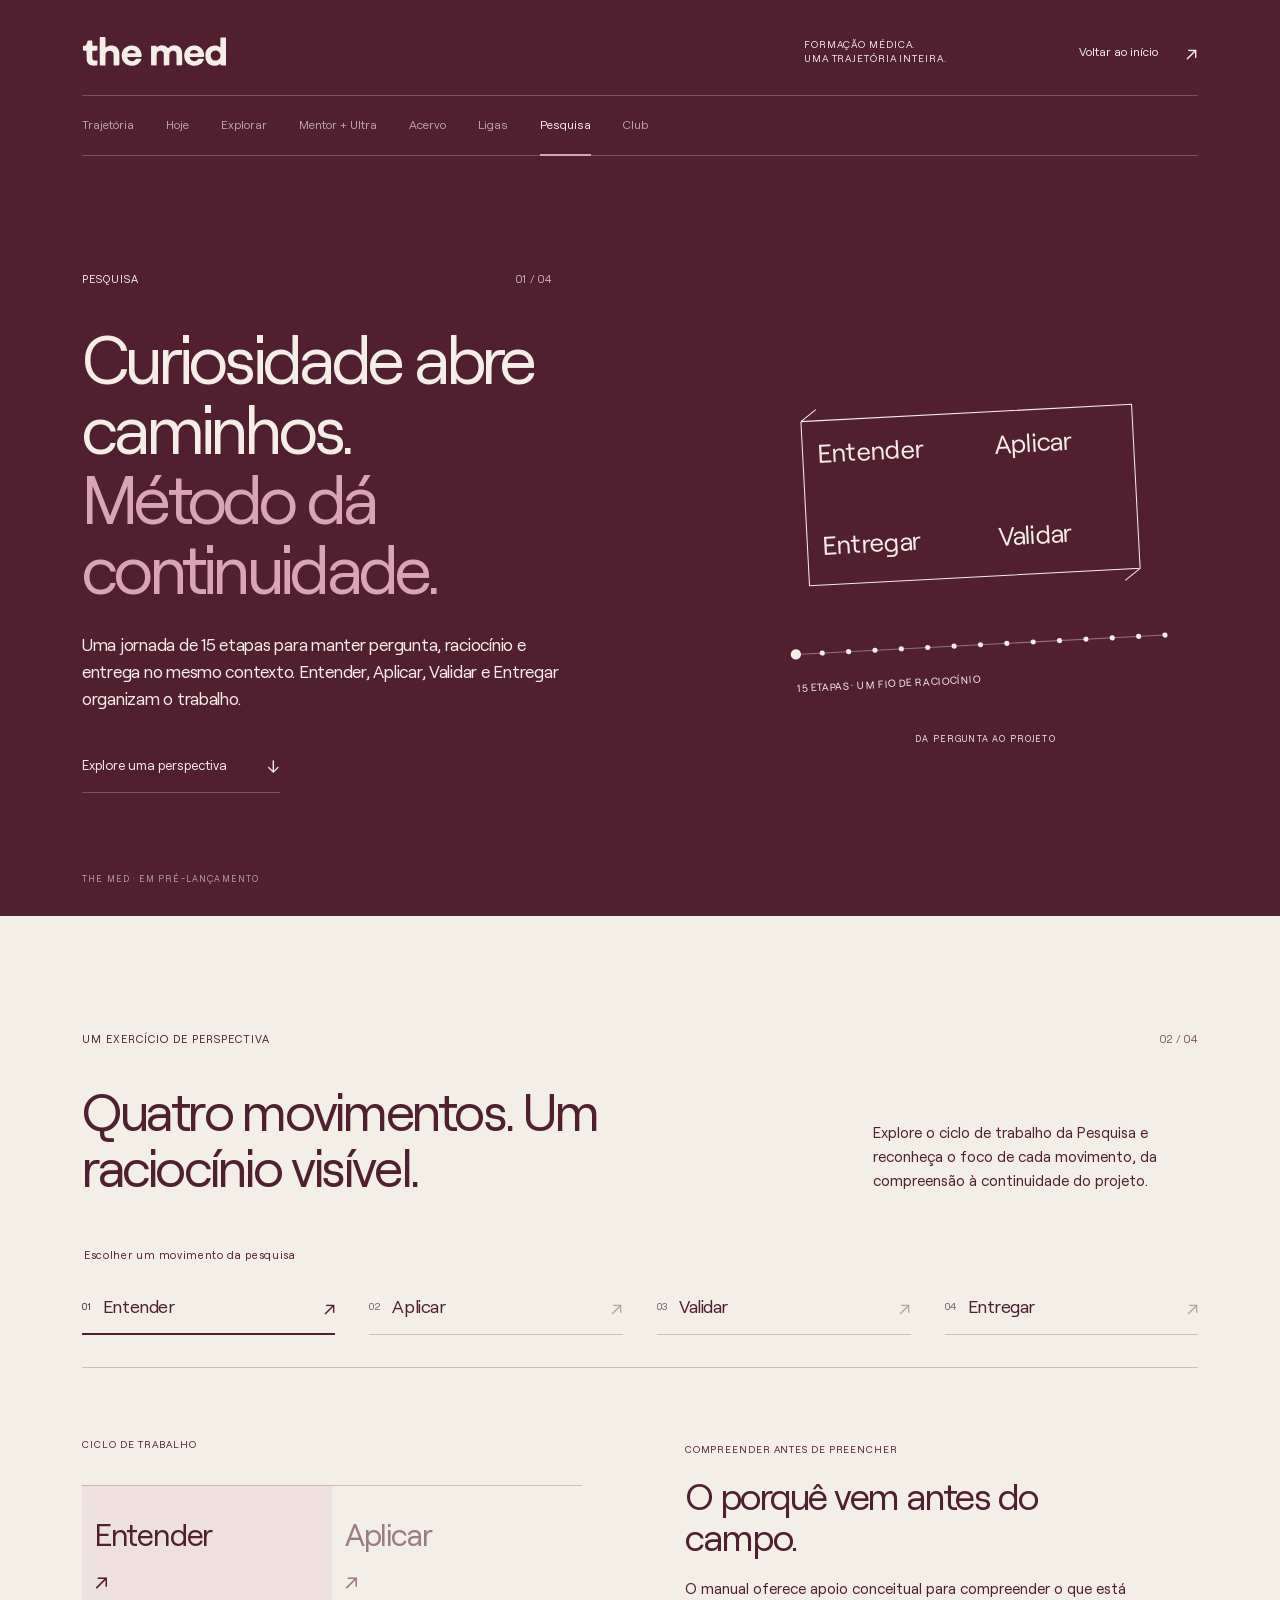
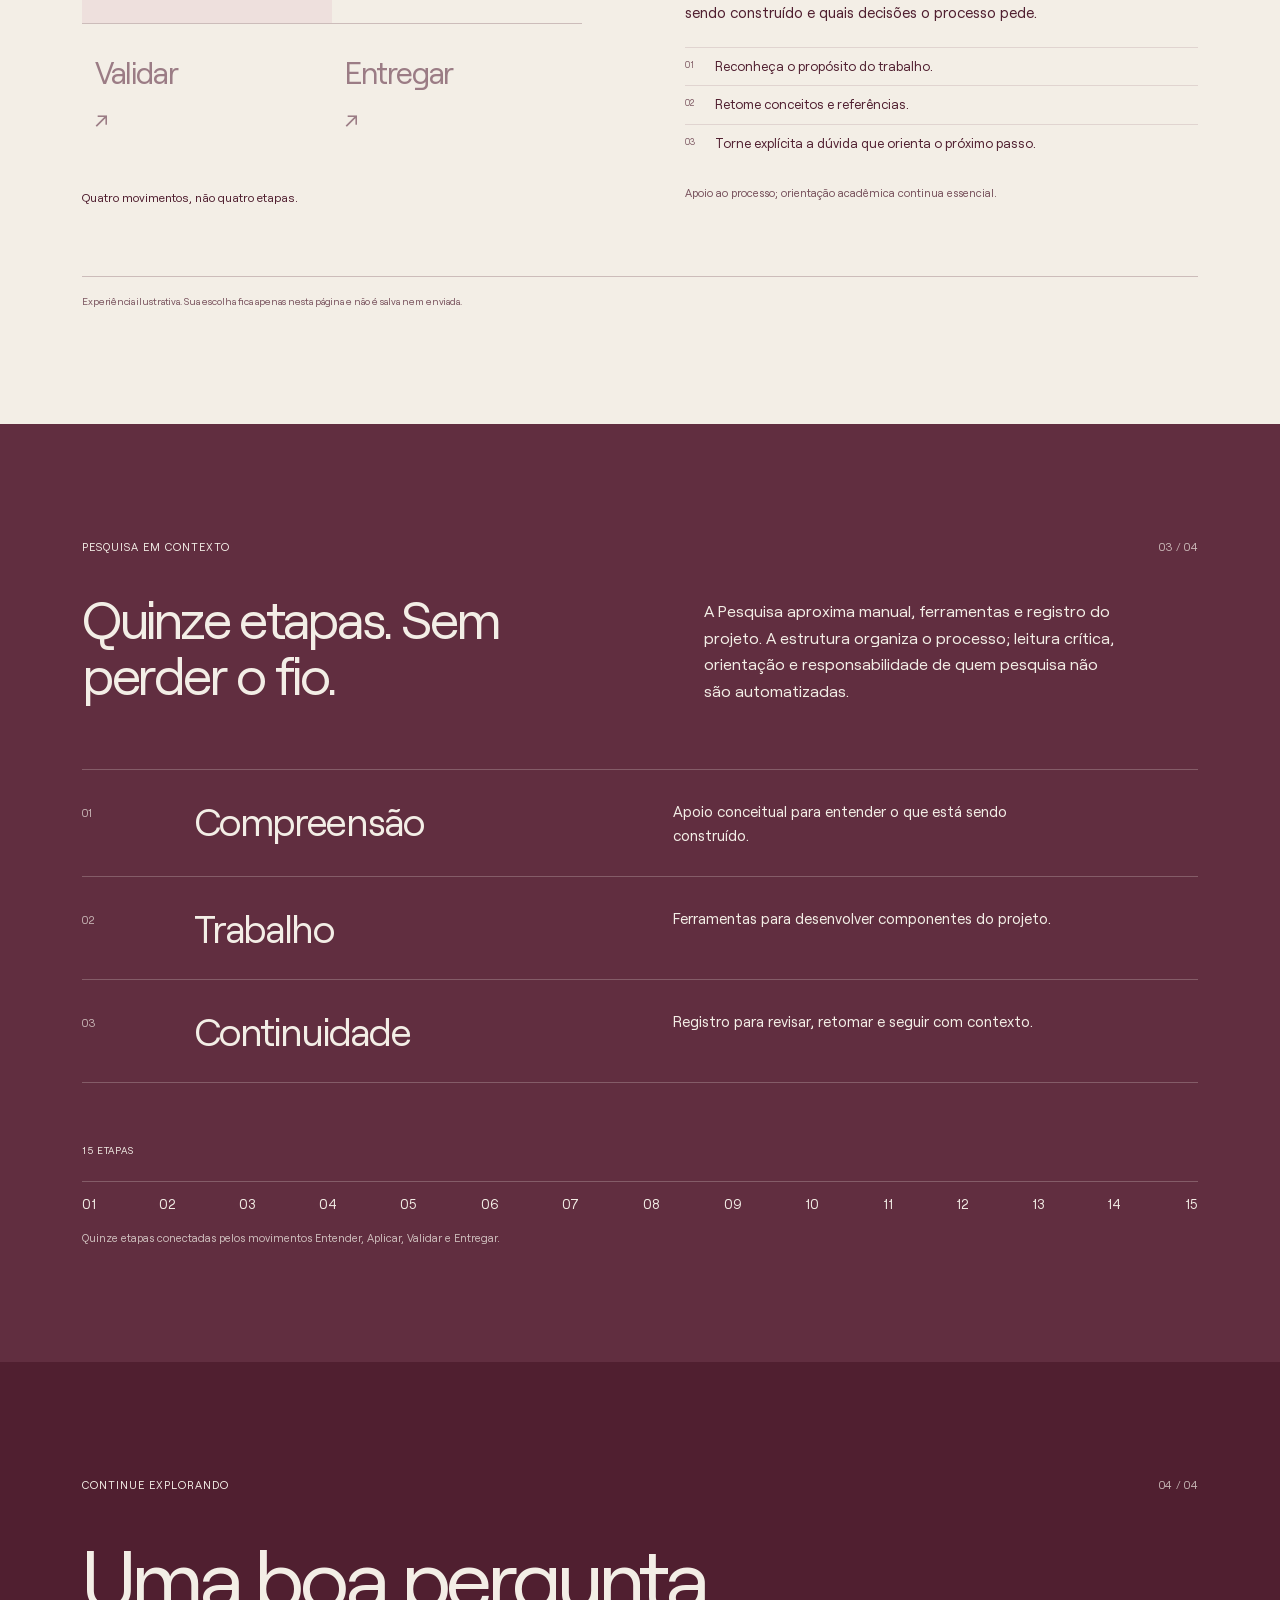
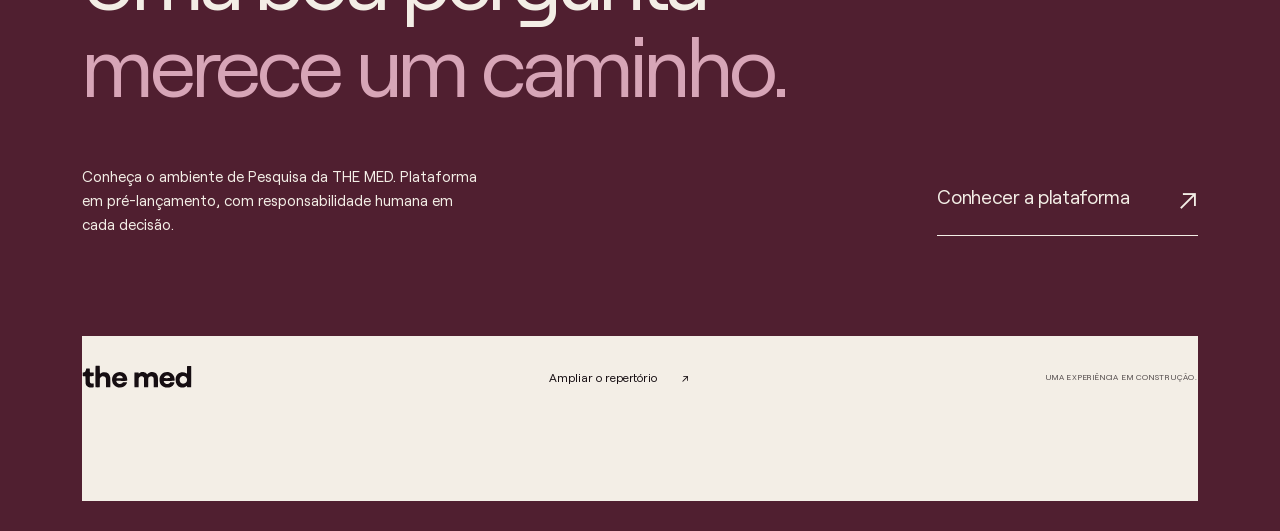
<file: modulos/pesquisa/index.html>
<!doctype html><html lang="pt-BR"><head><meta charset="utf-8"><meta name="viewport" content="width=device-width,initial-scale=1"><meta name="theme-color" content="#160e12"><title>Pesquisa — the med | Your Medical Journey</title><meta name="description" content="Da curiosidade a um projeto que ganha forma."><meta name="interny-build" content="interny-2026-11-04T13-31-24-750Z"><meta property="og:type" content="website"><meta property="og:title" content="Pesquisa — the med | Your Medical Journey"><meta property="og:description" content="Uma nova perspectiva para sua trajetória acadêmica e médica. THE MED, em pré-lançamento."><meta name="twitter:card" content="summary_large_image"><link rel="icon" type="image/svg+xml" href="/assets/favicon.svg?v=symbol09-small-20261024"><link rel="preload" as="font" href="/assets/Roobert-Regular.woff2" type="font/woff2" crossorigin><link rel="stylesheet" href="/css/main.css"><link rel="stylesheet" href="/css/pages.css"><link rel="stylesheet" href="/css/wordmark.css"><link rel="stylesheet" href="/css/video.css"><link rel="stylesheet" href="/css/module-experiences.css"><noscript><style>.hero .hero-fallback{opacity:1;visibility:visible}</style></noscript></head><body data-page="module" data-build="interny-2026-11-04T13-31-24-750Z"><main id="main" data-scroll-container tabindex="-1"><article class="module-experience module-experience--pesquisa" data-module-experience="pesquisa">
 <header class="module-masthead"><a class="module-wordmark" href="/" aria-label="THE MED — início"><svg class="wordmark-svg" viewBox="0 0 281 60" aria-hidden="true" focusable="false"><path fill="currentColor" fill-rule="evenodd" d="M 92.375 57.2666 C 83.6713 55.4367 77.9177 49.1018 76.9458 40.2787 C 75.5897 27.9682 84.2583 18.1786 96.5 18.1956 C 107.6089 18.2111 115.2335 25.8753 115.5419 37.3364 C 115.6448 41.1603 117.1304 40.8077 101.7057 40.6201 C 86.3369 40.4332 86.8411 40.3278 88.3749 43.4057 C 91.4996 49.6762 101.1127 50.6596 103.998 45.004 C 104.6318 43.7617 104.5041 43.7859 109.25 44.0076 C 111.5187 44.1136 113.4499 44.1545 113.5415 44.0984 C 113.6331 44.0423 114.013 44.1124 114.3858 44.2541 C 115.2601 44.5865 115.1454 45.5005 113.9058 48.0777 C 110.4172 55.3308 101.4236 59.1691 92.375 57.2666 Z M 103.954 32.9391 C 104.2841 30.0713 99.7967 26.8101 95.8613 27.0577 C 92.266 27.2839 88 30.4874 88 32.9612 C 88 33.7116 88.0683 33.7175 96.25 33.6696 L 103.875 33.625 L 103.954 32.9391 Z M 213.375 57.2696 C 204.0778 55.2726 198.4495 48.4554 198.0854 38.75 C 197.5735 25.1048 208.9958 15.7439 222.5105 18.7332 C 230.8862 20.5857 236.75 28.4621 236.75 37.86 C 236.75 40.8983 238.1442 40.6223 222.695 40.6419 C 215.3551 40.6512 209.2148 40.7423 209.0499 40.8442 C 208.566 41.1432 208.6992 41.9136 209.514 43.5277 C 212.6155 49.6718 220.706 50.5306 224.9228 45.1634 L 226.0779 43.6931 L 227.8515 43.8813 C 228.8269 43.9849 231.0312 44.1383 232.75 44.2223 C 236.2468 44.3932 236.5424 44.6098 235.6823 46.3714 C 235.4799 46.7859 234.9343 47.9078 234.4697 48.8646 C 231.287 55.4193 221.9959 59.1212 213.375 57.2696 Z M 224.9352 33.45 C 225.4841 32.9945 225.2777 31.9094 224.3917 30.5938 C 222.2189 27.3674 217.5353 26.1047 213.8807 27.7601 C 211.5165 28.8309 208.5192 32.4944 209.2685 33.3973 C 209.6466 33.8529 224.3899 33.9026 224.9352 33.45 Z M 252.4496 57.2404 C 243.7692 55.1059 239.1349 48.2822 239.1281 37.625 C 239.1237 30.8663 240.5404 27.1164 244.6062 23.125 C 250.2829 17.5521 260.5309 16.5591 266.0449 21.0477 C 267.192 21.9815 267.8388 22.2132 268.1034 21.7849 C 268.1765 21.6666 268.2466 17.471 268.2591 12.4613 C 268.2717 7.4516 268.3727 3.2059 268.4837 3.0264 C 268.7197 2.6445 278.6638 2.5638 279.0406 2.9406 C 279.2566 3.1566 279.357 56.7264 279.1418 56.9415 C 278.9002 57.1832 268.9508 57.0508 268.7027 56.8027 C 268.5617 56.6617 268.4304 55.9469 268.4107 55.2141 C 268.3654 53.5231 267.8965 53.3716 266.4747 54.5886 C 263.3129 57.295 257.2974 58.4324 252.4496 57.2404 Z M 261 47.3929 C 270.6585 45.322 271.0226 31.4761 261.493 28.6461 C 254.2921 26.5076 247.9145 33.058 249.8738 40.5801 C 251.2372 45.8145 255.6784 48.5339 261 47.3929 Z M 19.4055 57.2367 C 14.5995 56.431 11.131 53.591 9.7045 49.2935 C 9.1847 47.7274 9.1422 47.0529 9.0128 38.303 C 8.8959 30.3921 8.8182 28.9452 8.5 28.7444 C 8.2937 28.6142 6.8169 28.5059 5.2181 28.5038 C 1.4942 28.4989 1.7218 28.8348 1.8065 23.4671 L 1.875 19.125 L 4.1702 18.9973 C 6.672 18.8582 7.194 18.5837 8.2711 16.8408 C 8.9213 15.7888 10.2267 11.99 10.4182 10.5923 C 10.6546 8.868 10.9743 8.75 15.4102 8.75 C 20.5154 8.75 20 8.1866 20 13.768 C 20 19.5207 19.5171 19.0394 25.2311 18.9818 C 27.5512 18.9584 29.5734 19.0158 29.7248 19.1094 C 30.1254 19.357 30.1024 27.7976 29.7 28.2 C 29.4893 28.4107 28.0846 28.5 24.9806 28.5 C 21.4289 28.5 20.5023 28.571 20.2609 28.8618 C 19.7434 29.4855 20.0029 43.9022 20.5497 44.9004 C 21.7382 47.0701 23.1939 47.6133 27.4163 47.4627 L 29.875 47.375 L 29.943 51.9023 C 29.9945 55.3305 29.9338 56.4929 29.693 56.6902 C 28.9051 57.3357 22.1399 57.6952 19.4055 57.2367 Z M 34.9205 56.9437 C 34.3704 56.536 34.1617 3.0838 34.7077 2.426 C 35.0135 2.0574 44.9283 2.0783 45.2983 2.4483 C 45.4059 2.5559 45.5235 7.0257 45.5595 12.3811 C 45.6329 23.2874 45.6145 23.193 47.3389 21.5461 C 49.6073 19.3796 52.8898 18.25 56.9174 18.25 C 65.6075 18.25 70.7804 22.7988 72.1275 31.625 C 72.5191 34.1907 72.657 56.1089 72.2851 56.68 C 72.0629 57.0213 62.385 57.3398 61.7971 57.0252 C 61.3661 56.7945 61.3371 56.1591 61.2914 45.9527 C 61.2647 39.9975 61.1729 34.7313 61.0874 34.25 C 59.8433 27.252 49.5674 26.3467 46.3251 32.9493 L 45.625 34.375 L 45.5658 45.6009 C 45.5332 51.7752 45.4396 56.8939 45.3578 56.9759 C 45.0164 57.3181 35.3854 57.2884 34.9205 56.9437 Z M 158.9957 56.9498 C 158.543 56.782 158.52 56.2832 158.4491 45.0748 L 158.375 33.375 L 157.6975 32.0905 C 155.0339 27.0407 147.8799 27.3529 145.4509 32.625 C 144.8827 33.8583 144.8733 34.0284 144.75 45.375 L 144.625 56.875 L 139.5178 56.9428 C 136.7089 56.9801 134.3137 56.9137 134.1953 56.7953 C 133.8985 56.4985 133.796 19.2511 134.0915 19.0684 C 134.4962 18.8183 144.11 19.0157 144.375 19.2796 C 144.5125 19.4165 144.625 20.0536 144.625 20.6954 C 144.625 22.2299 145.2036 22.3825 146.4652 21.1808 C 151.121 16.7463 160.166 17.1698 165.0825 22.0525 C 166.7852 23.7435 167.1061 23.801 168.2246 22.6151 C 174.8442 15.5971 187.8515 17.0319 191.9934 25.237 C 194.0439 29.299 194.257 31.1915 194.2386 45.1809 C 194.2303 51.5367 194.1384 56.7894 194.0345 56.8537 C 193.762 57.0221 183.514 57.0973 183.3487 56.9321 C 183.2726 56.856 183.222 51.9182 183.2361 45.9593 C 183.2641 34.2028 183.1826 33.3214 181.8767 31.2526 C 179.7462 27.8778 174.2851 27.6514 171.2481 30.812 C 169.3289 32.8093 169.25 33.4053 169.25 45.9092 C 169.25 54.8491 169.1898 56.7888 168.9089 56.8966 C 168.38 57.0995 159.5278 57.1471 158.9957 56.9498 Z"/></svg></a><span class="module-masthead-caption">FORMAÇÃO MÉDICA.<br>UMA TRAJETÓRIA INTEIRA.</span><a class="module-home" href="/">Voltar ao início <span aria-hidden="true">↗</span></a></header>
 <nav class="module-route-nav" aria-label="Módulos da THE MED"><a href="/modulos/trajetoria/">Trajetória</a><a href="/modulos/hoje/">Hoje</a><a href="/modulos/explorar/">Explorar</a><a href="/modulos/mentor/">Mentor + Ultra</a><a href="/modulos/acervo/">Acervo</a><a href="/modulos/ligas/">Ligas</a><a href="/modulos/pesquisa/" aria-current="page">Pesquisa</a><a href="/modulos/club/">Club</a></nav>
 <section class="module-fold module-intro" data-module-fold="1" id="pesquisa-intro" aria-labelledby="pesquisa-title"><div class="module-intro-copy"><p class="module-kicker">Pesquisa <span>01 / 04</span></p><h1 id="pesquisa-title"><span>Curiosidade abre caminhos.</span><span class="module-title-soft">Método dá continuidade.</span></h1><p class="module-lead">Uma jornada de 15 etapas para manter pergunta, raciocínio e entrega no mesmo contexto. Entender, Aplicar, Validar e Entregar organizam o trabalho.</p><a class="module-link" href="#pesquisa-experimentar">Explore uma perspectiva <span aria-hidden="true">↓</span></a></div><div class="module-intro-visual"><svg class="module-hero-art" viewBox="0 0 520 440" role="img" aria-labelledby="pesquisa-art-title pesquisa-art-desc"><title id="pesquisa-art-title">Quinze etapas e quatro movimentos de trabalho</title><desc id="pesquisa-art-desc">Ilustração editorial do módulo, não uma interface real.</desc><path fill="none" stroke="currentColor" stroke-width="1.2" d="M65 95H450V286H65V95m0 0 18-13M450 286l-18 13"/><text x="82" y="144" class="art-word">Entender</text><text x="288" y="144" class="art-word">Aplicar</text><text x="288" y="251" class="art-word">Validar</text><text x="82" y="251" class="art-word">Entregar</text><path fill="none" stroke="currentColor" stroke-width="1.2" opacity=".4" d="M45 365H475"/><circle cx="45" cy="365" r="6" fill="currentColor"/><circle cx="75.7" cy="365" r="3" fill="currentColor"/><circle cx="106.4" cy="365" r="3" fill="currentColor"/><circle cx="137.1" cy="365" r="3" fill="currentColor"/><circle cx="167.8" cy="365" r="3" fill="currentColor"/><circle cx="198.5" cy="365" r="3" fill="currentColor"/><circle cx="229.2" cy="365" r="3" fill="currentColor"/><circle cx="259.9" cy="365" r="3" fill="currentColor"/><circle cx="290.6" cy="365" r="3" fill="currentColor"/><circle cx="321.3" cy="365" r="3" fill="currentColor"/><circle cx="352" cy="365" r="3" fill="currentColor"/><circle cx="382.7" cy="365" r="3" fill="currentColor"/><circle cx="413.4" cy="365" r="3" fill="currentColor"/><circle cx="444.09999999999997" cy="365" r="3" fill="currentColor"/><circle cx="474.8" cy="365" r="3" fill="currentColor"/><text x="44" y="409" class="art-small">15 ETAPAS · UM FIO DE RACIOCÍNIO</text></svg><p>DA PERGUNTA AO PROJETO</p></div><p class="module-intro-note">THE MED · EM PRÉ-LANÇAMENTO</p></section>
 <section class="module-fold module-experiment" data-module-fold="2" id="pesquisa-experimentar" aria-labelledby="pesquisa-experiment-title"><div class="module-section-head"><p class="module-kicker">UM EXERCÍCIO DE PERSPECTIVA <span>02 / 04</span></p><h2 id="pesquisa-experiment-title">Quatro movimentos. Um raciocínio visível.</h2><p>Explore o ciclo de trabalho da Pesquisa e reconheça o foco de cada movimento, da compreensão à continuidade do projeto.</p></div><div class="module-interaction" data-module-interaction><fieldset class="module-selector"><legend>Escolher um movimento da pesquisa</legend><label class="module-choice"><input type="radio" name="pesquisa-perspectiva" value="entender" data-module-choice="entender" aria-controls="pesquisa-panel-entender" checked><span><b>01</b>Entender<i aria-hidden="true">↗</i></span></label><label class="module-choice"><input type="radio" name="pesquisa-perspectiva" value="aplicar" data-module-choice="aplicar" aria-controls="pesquisa-panel-aplicar"><span><b>02</b>Aplicar<i aria-hidden="true">↗</i></span></label><label class="module-choice"><input type="radio" name="pesquisa-perspectiva" value="validar" data-module-choice="validar" aria-controls="pesquisa-panel-validar"><span><b>03</b>Validar<i aria-hidden="true">↗</i></span></label><label class="module-choice"><input type="radio" name="pesquisa-perspectiva" value="entregar" data-module-choice="entregar" aria-controls="pesquisa-panel-entregar"><span><b>04</b>Entregar<i aria-hidden="true">↗</i></span></label></fieldset><div class="module-panels"><div class="module-choice-panel" data-module-panel="entender" id="pesquisa-panel-entender"><div class="module-panel-art"><div class="module-method" aria-hidden="true"><span>CICLO DE TRABALHO</span><div><span class="active">Entender<b>↗</b></span><span >Aplicar<b>↗</b></span><span >Validar<b>↗</b></span><span >Entregar<b>↗</b></span></div><i>Quatro movimentos, não quatro etapas.</i></div></div><div class="module-panel-copy"><p class="module-kicker">COMPREENDER ANTES DE PREENCHER</p><h3>O porquê vem antes do campo.</h3><p>O manual oferece apoio conceitual para compreender o que está sendo construído e quais decisões o processo pede.</p><ol><li>Reconheça o propósito do trabalho.</li><li>Retome conceitos e referências.</li><li>Torne explícita a dúvida que orienta o próximo passo.</li></ol><p class="module-panel-foot">Apoio ao processo; orientação acadêmica continua essencial.</p></div></div><div class="module-choice-panel" data-module-panel="aplicar" id="pesquisa-panel-aplicar"><div class="module-panel-art"><div class="module-method" aria-hidden="true"><span>CICLO DE TRABALHO</span><div><span >Entender<b>↗</b></span><span class="active">Aplicar<b>↗</b></span><span >Validar<b>↗</b></span><span >Entregar<b>↗</b></span></div><i>Quatro movimentos, não quatro etapas.</i></div></div><div class="module-panel-copy"><p class="module-kicker">LEVAR A COMPREENSÃO PARA O PROJETO</p><h3>A ideia encontra o trabalho.</h3><p>Ferramentas ajudam a trabalhar a pergunta e os componentes da pesquisa, mantendo o raciocínio próximo do que está sendo produzido.</p><ol><li>Parta do que foi compreendido.</li><li>Trabalhe os componentes do projeto.</li><li>Registre o raciocínio por trás das escolhas.</li></ol><p class="module-panel-foot">O raciocínio conectado ao que está sendo construído.</p></div></div><div class="module-choice-panel" data-module-panel="validar" id="pesquisa-panel-validar"><div class="module-panel-art"><div class="module-method" aria-hidden="true"><span>CICLO DE TRABALHO</span><div><span >Entender<b>↗</b></span><span >Aplicar<b>↗</b></span><span class="active">Validar<b>↗</b></span><span >Entregar<b>↗</b></span></div><i>Quatro movimentos, não quatro etapas.</i></div></div><div class="module-panel-copy"><p class="module-kicker">REVISAR COM RESPONSABILIDADE</p><h3>Saber o que ainda pede atenção.</h3><p>Verificações explícitas ajudam a revisar antes de seguir. Validar não significa aprovação científica, ética ou institucional automática.</p><ol><li>Releia o que foi construído.</li><li>Identifique lacunas e decisões a revisar.</li><li>Leve questões à orientação responsável.</li></ol><p class="module-panel-foot">Exigências éticas e institucionais seguem seus próprios processos.</p></div></div><div class="module-choice-panel" data-module-panel="entregar" id="pesquisa-panel-entregar"><div class="module-panel-art"><div class="module-method" aria-hidden="true"><span>CICLO DE TRABALHO</span><div><span >Entender<b>↗</b></span><span >Aplicar<b>↗</b></span><span >Validar<b>↗</b></span><span class="active">Entregar<b>↗</b></span></div><i>Quatro movimentos, não quatro etapas.</i></div></div><div class="module-panel-copy"><p class="module-kicker">DAR CONTINUIDADE AO QUE FOI FEITO</p><h3>Uma entrega que pode ser retomada.</h3><p>Registrar o trabalho deixa um ponto de continuidade para o projeto. Compreender, fazer e revisar conduzem ao que poderá ser desenvolvido depois.</p><ol><li>Reúna o que foi produzido.</li><li>Torne a entrega compreensível.</li><li>Reconheça o próximo movimento do projeto.</li></ol><p class="module-panel-foot">Uma entrega deixa um ponto de partida para o que vem depois.</p></div></div></div><p class="module-local-note">Experiência ilustrativa. Sua escolha fica apenas nesta página e não é salva nem enviada.</p><p class="module-sr-only" data-module-status role="status" aria-live="polite" aria-atomic="true"></p></div></section>
 <section class="module-fold module-context" data-module-fold="3" id="pesquisa-contexto" aria-labelledby="pesquisa-context-title"><div class="module-context-intro"><p class="module-kicker">Pesquisa EM CONTEXTO <span>03 / 04</span></p><h2 id="pesquisa-context-title">Quinze etapas. Sem perder o fio.</h2><p>A Pesquisa aproxima manual, ferramentas e registro do projeto. A estrutura organiza o processo; leitura crítica, orientação e responsabilidade de quem pesquisa não são automatizadas.</p></div><div class="module-threads"><div class="module-thread-row"><span class="module-thread-number">01</span><h3>Compreensão</h3><p>Apoio conceitual para entender o que está sendo construído.</p></div><div class="module-thread-row"><span class="module-thread-number">02</span><h3>Trabalho</h3><p>Ferramentas para desenvolver componentes do projeto.</p></div><div class="module-thread-row"><span class="module-thread-number">03</span><h3>Continuidade</h3><p>Registro para revisar, retomar e seguir com contexto.</p></div></div><div class="module-fifteen"><span>15 ETAPAS</span><div aria-hidden="true"><b>01</b><b>02</b><b>03</b><b>04</b><b>05</b><b>06</b><b>07</b><b>08</b><b>09</b><b>10</b><b>11</b><b>12</b><b>13</b><b>14</b><b>15</b></div><p>Quinze etapas conectadas pelos movimentos Entender, Aplicar, Validar e Entregar.</p></div></section>
 <section class="module-fold module-closing" data-module-fold="4" id="pesquisa-continuar" aria-labelledby="pesquisa-closing-title"><p class="module-kicker">CONTINUE EXPLORANDO <span>04 / 04</span></p><h2 id="pesquisa-closing-title"><span>Uma boa pergunta</span><span class="module-title-soft">merece um caminho.</span></h2><div class="module-closing-bottom"><p>Conheça o ambiente de Pesquisa da THE MED. Plataforma em pré-lançamento, com responsabilidade humana em cada decisão.</p><a class="module-product-link" href="https://innectaos.vercel.app/" target="_blank" rel="noopener noreferrer">Conhecer a plataforma <span aria-hidden="true">↗</span><span class="module-sr-only"> — abre em nova aba</span></a></div><footer class="module-footer"><a href="/"><svg class="module-footer-wordmark" viewBox="0 0 281 60" aria-hidden="true" focusable="false"><path fill="currentColor" fill-rule="evenodd" d="M 92.375 57.2666 C 83.6713 55.4367 77.9177 49.1018 76.9458 40.2787 C 75.5897 27.9682 84.2583 18.1786 96.5 18.1956 C 107.6089 18.2111 115.2335 25.8753 115.5419 37.3364 C 115.6448 41.1603 117.1304 40.8077 101.7057 40.6201 C 86.3369 40.4332 86.8411 40.3278 88.3749 43.4057 C 91.4996 49.6762 101.1127 50.6596 103.998 45.004 C 104.6318 43.7617 104.5041 43.7859 109.25 44.0076 C 111.5187 44.1136 113.4499 44.1545 113.5415 44.0984 C 113.6331 44.0423 114.013 44.1124 114.3858 44.2541 C 115.2601 44.5865 115.1454 45.5005 113.9058 48.0777 C 110.4172 55.3308 101.4236 59.1691 92.375 57.2666 Z M 103.954 32.9391 C 104.2841 30.0713 99.7967 26.8101 95.8613 27.0577 C 92.266 27.2839 88 30.4874 88 32.9612 C 88 33.7116 88.0683 33.7175 96.25 33.6696 L 103.875 33.625 L 103.954 32.9391 Z M 213.375 57.2696 C 204.0778 55.2726 198.4495 48.4554 198.0854 38.75 C 197.5735 25.1048 208.9958 15.7439 222.5105 18.7332 C 230.8862 20.5857 236.75 28.4621 236.75 37.86 C 236.75 40.8983 238.1442 40.6223 222.695 40.6419 C 215.3551 40.6512 209.2148 40.7423 209.0499 40.8442 C 208.566 41.1432 208.6992 41.9136 209.514 43.5277 C 212.6155 49.6718 220.706 50.5306 224.9228 45.1634 L 226.0779 43.6931 L 227.8515 43.8813 C 228.8269 43.9849 231.0312 44.1383 232.75 44.2223 C 236.2468 44.3932 236.5424 44.6098 235.6823 46.3714 C 235.4799 46.7859 234.9343 47.9078 234.4697 48.8646 C 231.287 55.4193 221.9959 59.1212 213.375 57.2696 Z M 224.9352 33.45 C 225.4841 32.9945 225.2777 31.9094 224.3917 30.5938 C 222.2189 27.3674 217.5353 26.1047 213.8807 27.7601 C 211.5165 28.8309 208.5192 32.4944 209.2685 33.3973 C 209.6466 33.8529 224.3899 33.9026 224.9352 33.45 Z M 252.4496 57.2404 C 243.7692 55.1059 239.1349 48.2822 239.1281 37.625 C 239.1237 30.8663 240.5404 27.1164 244.6062 23.125 C 250.2829 17.5521 260.5309 16.5591 266.0449 21.0477 C 267.192 21.9815 267.8388 22.2132 268.1034 21.7849 C 268.1765 21.6666 268.2466 17.471 268.2591 12.4613 C 268.2717 7.4516 268.3727 3.2059 268.4837 3.0264 C 268.7197 2.6445 278.6638 2.5638 279.0406 2.9406 C 279.2566 3.1566 279.357 56.7264 279.1418 56.9415 C 278.9002 57.1832 268.9508 57.0508 268.7027 56.8027 C 268.5617 56.6617 268.4304 55.9469 268.4107 55.2141 C 268.3654 53.5231 267.8965 53.3716 266.4747 54.5886 C 263.3129 57.295 257.2974 58.4324 252.4496 57.2404 Z M 261 47.3929 C 270.6585 45.322 271.0226 31.4761 261.493 28.6461 C 254.2921 26.5076 247.9145 33.058 249.8738 40.5801 C 251.2372 45.8145 255.6784 48.5339 261 47.3929 Z M 19.4055 57.2367 C 14.5995 56.431 11.131 53.591 9.7045 49.2935 C 9.1847 47.7274 9.1422 47.0529 9.0128 38.303 C 8.8959 30.3921 8.8182 28.9452 8.5 28.7444 C 8.2937 28.6142 6.8169 28.5059 5.2181 28.5038 C 1.4942 28.4989 1.7218 28.8348 1.8065 23.4671 L 1.875 19.125 L 4.1702 18.9973 C 6.672 18.8582 7.194 18.5837 8.2711 16.8408 C 8.9213 15.7888 10.2267 11.99 10.4182 10.5923 C 10.6546 8.868 10.9743 8.75 15.4102 8.75 C 20.5154 8.75 20 8.1866 20 13.768 C 20 19.5207 19.5171 19.0394 25.2311 18.9818 C 27.5512 18.9584 29.5734 19.0158 29.7248 19.1094 C 30.1254 19.357 30.1024 27.7976 29.7 28.2 C 29.4893 28.4107 28.0846 28.5 24.9806 28.5 C 21.4289 28.5 20.5023 28.571 20.2609 28.8618 C 19.7434 29.4855 20.0029 43.9022 20.5497 44.9004 C 21.7382 47.0701 23.1939 47.6133 27.4163 47.4627 L 29.875 47.375 L 29.943 51.9023 C 29.9945 55.3305 29.9338 56.4929 29.693 56.6902 C 28.9051 57.3357 22.1399 57.6952 19.4055 57.2367 Z M 34.9205 56.9437 C 34.3704 56.536 34.1617 3.0838 34.7077 2.426 C 35.0135 2.0574 44.9283 2.0783 45.2983 2.4483 C 45.4059 2.5559 45.5235 7.0257 45.5595 12.3811 C 45.6329 23.2874 45.6145 23.193 47.3389 21.5461 C 49.6073 19.3796 52.8898 18.25 56.9174 18.25 C 65.6075 18.25 70.7804 22.7988 72.1275 31.625 C 72.5191 34.1907 72.657 56.1089 72.2851 56.68 C 72.0629 57.0213 62.385 57.3398 61.7971 57.0252 C 61.3661 56.7945 61.3371 56.1591 61.2914 45.9527 C 61.2647 39.9975 61.1729 34.7313 61.0874 34.25 C 59.8433 27.252 49.5674 26.3467 46.3251 32.9493 L 45.625 34.375 L 45.5658 45.6009 C 45.5332 51.7752 45.4396 56.8939 45.3578 56.9759 C 45.0164 57.3181 35.3854 57.2884 34.9205 56.9437 Z M 158.9957 56.9498 C 158.543 56.782 158.52 56.2832 158.4491 45.0748 L 158.375 33.375 L 157.6975 32.0905 C 155.0339 27.0407 147.8799 27.3529 145.4509 32.625 C 144.8827 33.8583 144.8733 34.0284 144.75 45.375 L 144.625 56.875 L 139.5178 56.9428 C 136.7089 56.9801 134.3137 56.9137 134.1953 56.7953 C 133.8985 56.4985 133.796 19.2511 134.0915 19.0684 C 134.4962 18.8183 144.11 19.0157 144.375 19.2796 C 144.5125 19.4165 144.625 20.0536 144.625 20.6954 C 144.625 22.2299 145.2036 22.3825 146.4652 21.1808 C 151.121 16.7463 160.166 17.1698 165.0825 22.0525 C 166.7852 23.7435 167.1061 23.801 168.2246 22.6151 C 174.8442 15.5971 187.8515 17.0319 191.9934 25.237 C 194.0439 29.299 194.257 31.1915 194.2386 45.1809 C 194.2303 51.5367 194.1384 56.7894 194.0345 56.8537 C 193.762 57.0221 183.514 57.0973 183.3487 56.9321 C 183.2726 56.856 183.222 51.9182 183.2361 45.9593 C 183.2641 34.2028 183.1826 33.3214 181.8767 31.2526 C 179.7462 27.8778 174.2851 27.6514 171.2481 30.812 C 169.3289 32.8093 169.25 33.4053 169.25 45.9092 C 169.25 54.8491 169.1898 56.7888 168.9089 56.8966 C 168.38 57.0995 159.5278 57.1471 158.9957 56.9498 Z"/></svg><span class="module-sr-only">THE MED — início</span></a><a href="/modulos/acervo/">Ampliar o repertório <span aria-hidden="true">↗</span></a><span>UMA EXPERIÊNCIA EM CONSTRUÇÃO.</span></footer></section>
 </article></main><dialog class="profile-dialog" aria-label="Percurso THE MED"><div class="modal-content"></div></dialog><div class="dot-cursor" aria-hidden="true"><span></span></div><script type="module" src="/js/module-experiences-controller.js"></script><script type="module" src="/js/app.js"></script></body></html>
</file>
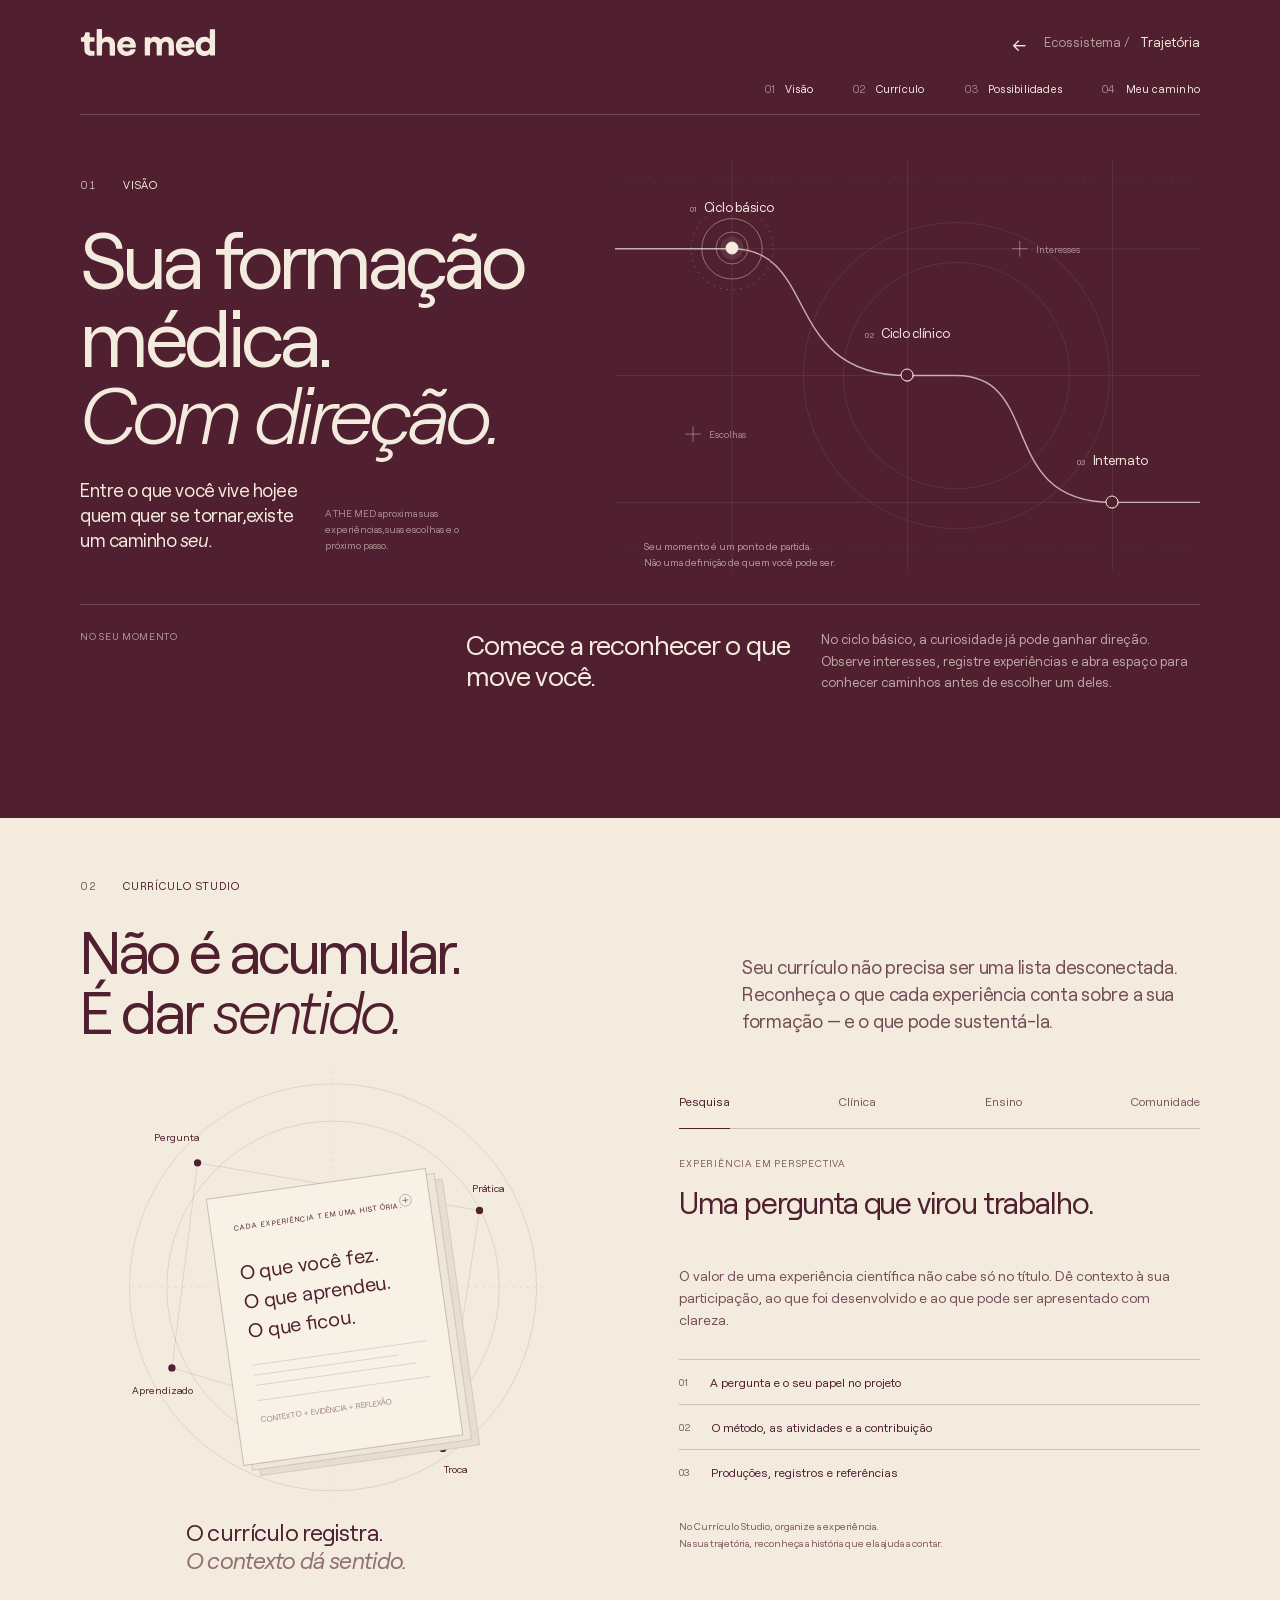
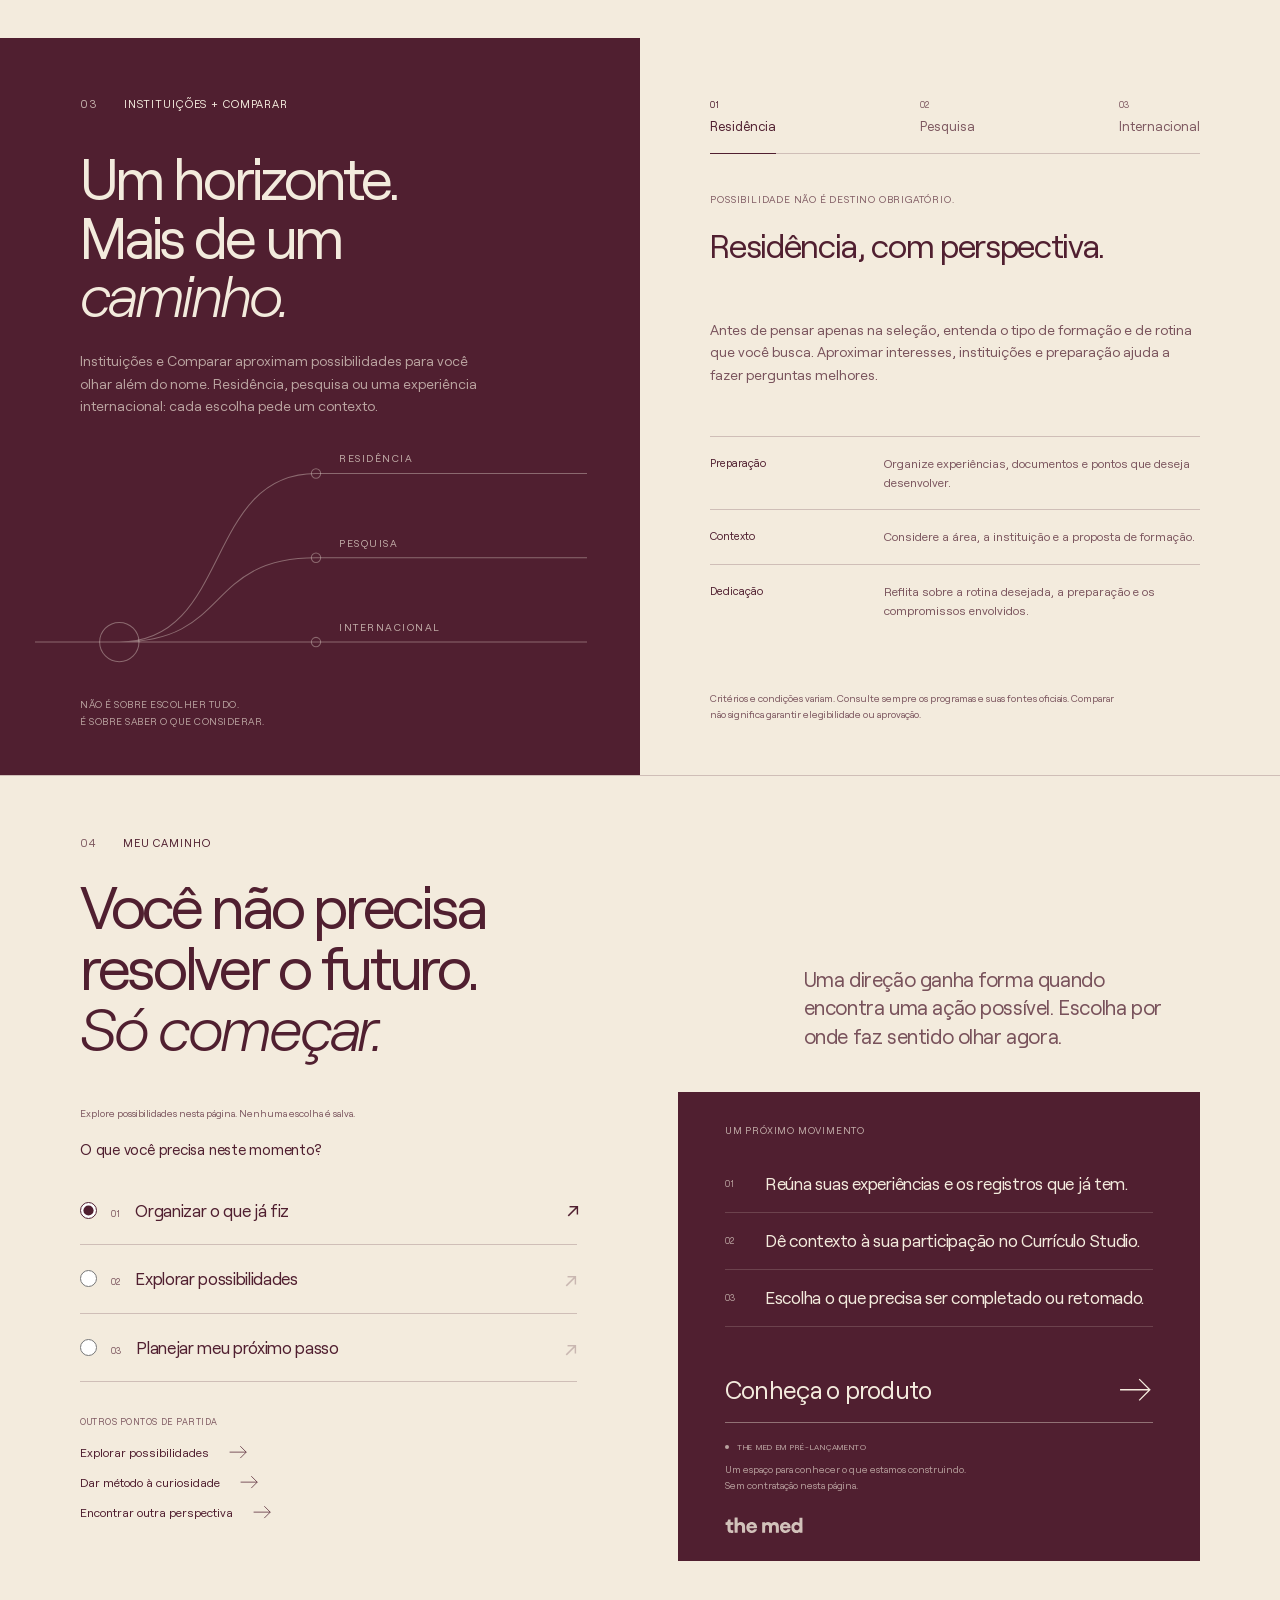
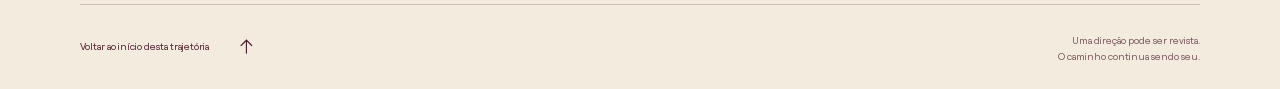
<file: modulos/trajetoria/index.html>
<!doctype html><html lang="pt-BR"><head><meta charset="utf-8"><meta name="viewport" content="width=device-width,initial-scale=1"><meta name="theme-color" content="#160e12"><title>Trajetória — the med | Your Medical Journey</title><meta name="description" content="Onde você está. Aonde quer chegar. O que faz sentido agora."><meta name="interny-build" content="interny-2026-11-04T13-31-24-750Z"><meta property="og:type" content="website"><meta property="og:title" content="Trajetória — the med | Your Medical Journey"><meta property="og:description" content="Uma nova perspectiva para sua trajetória acadêmica e médica. THE MED, em pré-lançamento."><meta name="twitter:card" content="summary_large_image"><link rel="icon" type="image/svg+xml" href="/assets/favicon.svg?v=symbol09-small-20261024"><link rel="preload" as="font" href="/assets/Roobert-Regular.woff2" type="font/woff2" crossorigin><link rel="stylesheet" href="/css/main.css"><link rel="stylesheet" href="/css/pages.css"><link rel="stylesheet" href="/css/wordmark.css"><link rel="stylesheet" href="/css/video.css"><link rel="stylesheet" href="/css/trajectory.css"><noscript><style>.hero .hero-fallback{opacity:1;visibility:visible}</style></noscript></head><body data-page="module" data-build="interny-2026-11-04T13-31-24-750Z"><main id="main" data-scroll-container tabindex="-1"><article id="trajectory" data-trajectory>
    <header class="trajectory-masthead"><a class="trajectory-wordmark" href="/" aria-label="THE MED — voltar ao início"><svg class="wordmark-svg" viewBox="0 0 281 60" aria-hidden="true" focusable="false"><path fill="currentColor" fill-rule="evenodd" d="M 92.375 57.2666 C 83.6713 55.4367 77.9177 49.1018 76.9458 40.2787 C 75.5897 27.9682 84.2583 18.1786 96.5 18.1956 C 107.6089 18.2111 115.2335 25.8753 115.5419 37.3364 C 115.6448 41.1603 117.1304 40.8077 101.7057 40.6201 C 86.3369 40.4332 86.8411 40.3278 88.3749 43.4057 C 91.4996 49.6762 101.1127 50.6596 103.998 45.004 C 104.6318 43.7617 104.5041 43.7859 109.25 44.0076 C 111.5187 44.1136 113.4499 44.1545 113.5415 44.0984 C 113.6331 44.0423 114.013 44.1124 114.3858 44.2541 C 115.2601 44.5865 115.1454 45.5005 113.9058 48.0777 C 110.4172 55.3308 101.4236 59.1691 92.375 57.2666 Z M 103.954 32.9391 C 104.2841 30.0713 99.7967 26.8101 95.8613 27.0577 C 92.266 27.2839 88 30.4874 88 32.9612 C 88 33.7116 88.0683 33.7175 96.25 33.6696 L 103.875 33.625 L 103.954 32.9391 Z M 213.375 57.2696 C 204.0778 55.2726 198.4495 48.4554 198.0854 38.75 C 197.5735 25.1048 208.9958 15.7439 222.5105 18.7332 C 230.8862 20.5857 236.75 28.4621 236.75 37.86 C 236.75 40.8983 238.1442 40.6223 222.695 40.6419 C 215.3551 40.6512 209.2148 40.7423 209.0499 40.8442 C 208.566 41.1432 208.6992 41.9136 209.514 43.5277 C 212.6155 49.6718 220.706 50.5306 224.9228 45.1634 L 226.0779 43.6931 L 227.8515 43.8813 C 228.8269 43.9849 231.0312 44.1383 232.75 44.2223 C 236.2468 44.3932 236.5424 44.6098 235.6823 46.3714 C 235.4799 46.7859 234.9343 47.9078 234.4697 48.8646 C 231.287 55.4193 221.9959 59.1212 213.375 57.2696 Z M 224.9352 33.45 C 225.4841 32.9945 225.2777 31.9094 224.3917 30.5938 C 222.2189 27.3674 217.5353 26.1047 213.8807 27.7601 C 211.5165 28.8309 208.5192 32.4944 209.2685 33.3973 C 209.6466 33.8529 224.3899 33.9026 224.9352 33.45 Z M 252.4496 57.2404 C 243.7692 55.1059 239.1349 48.2822 239.1281 37.625 C 239.1237 30.8663 240.5404 27.1164 244.6062 23.125 C 250.2829 17.5521 260.5309 16.5591 266.0449 21.0477 C 267.192 21.9815 267.8388 22.2132 268.1034 21.7849 C 268.1765 21.6666 268.2466 17.471 268.2591 12.4613 C 268.2717 7.4516 268.3727 3.2059 268.4837 3.0264 C 268.7197 2.6445 278.6638 2.5638 279.0406 2.9406 C 279.2566 3.1566 279.357 56.7264 279.1418 56.9415 C 278.9002 57.1832 268.9508 57.0508 268.7027 56.8027 C 268.5617 56.6617 268.4304 55.9469 268.4107 55.2141 C 268.3654 53.5231 267.8965 53.3716 266.4747 54.5886 C 263.3129 57.295 257.2974 58.4324 252.4496 57.2404 Z M 261 47.3929 C 270.6585 45.322 271.0226 31.4761 261.493 28.6461 C 254.2921 26.5076 247.9145 33.058 249.8738 40.5801 C 251.2372 45.8145 255.6784 48.5339 261 47.3929 Z M 19.4055 57.2367 C 14.5995 56.431 11.131 53.591 9.7045 49.2935 C 9.1847 47.7274 9.1422 47.0529 9.0128 38.303 C 8.8959 30.3921 8.8182 28.9452 8.5 28.7444 C 8.2937 28.6142 6.8169 28.5059 5.2181 28.5038 C 1.4942 28.4989 1.7218 28.8348 1.8065 23.4671 L 1.875 19.125 L 4.1702 18.9973 C 6.672 18.8582 7.194 18.5837 8.2711 16.8408 C 8.9213 15.7888 10.2267 11.99 10.4182 10.5923 C 10.6546 8.868 10.9743 8.75 15.4102 8.75 C 20.5154 8.75 20 8.1866 20 13.768 C 20 19.5207 19.5171 19.0394 25.2311 18.9818 C 27.5512 18.9584 29.5734 19.0158 29.7248 19.1094 C 30.1254 19.357 30.1024 27.7976 29.7 28.2 C 29.4893 28.4107 28.0846 28.5 24.9806 28.5 C 21.4289 28.5 20.5023 28.571 20.2609 28.8618 C 19.7434 29.4855 20.0029 43.9022 20.5497 44.9004 C 21.7382 47.0701 23.1939 47.6133 27.4163 47.4627 L 29.875 47.375 L 29.943 51.9023 C 29.9945 55.3305 29.9338 56.4929 29.693 56.6902 C 28.9051 57.3357 22.1399 57.6952 19.4055 57.2367 Z M 34.9205 56.9437 C 34.3704 56.536 34.1617 3.0838 34.7077 2.426 C 35.0135 2.0574 44.9283 2.0783 45.2983 2.4483 C 45.4059 2.5559 45.5235 7.0257 45.5595 12.3811 C 45.6329 23.2874 45.6145 23.193 47.3389 21.5461 C 49.6073 19.3796 52.8898 18.25 56.9174 18.25 C 65.6075 18.25 70.7804 22.7988 72.1275 31.625 C 72.5191 34.1907 72.657 56.1089 72.2851 56.68 C 72.0629 57.0213 62.385 57.3398 61.7971 57.0252 C 61.3661 56.7945 61.3371 56.1591 61.2914 45.9527 C 61.2647 39.9975 61.1729 34.7313 61.0874 34.25 C 59.8433 27.252 49.5674 26.3467 46.3251 32.9493 L 45.625 34.375 L 45.5658 45.6009 C 45.5332 51.7752 45.4396 56.8939 45.3578 56.9759 C 45.0164 57.3181 35.3854 57.2884 34.9205 56.9437 Z M 158.9957 56.9498 C 158.543 56.782 158.52 56.2832 158.4491 45.0748 L 158.375 33.375 L 157.6975 32.0905 C 155.0339 27.0407 147.8799 27.3529 145.4509 32.625 C 144.8827 33.8583 144.8733 34.0284 144.75 45.375 L 144.625 56.875 L 139.5178 56.9428 C 136.7089 56.9801 134.3137 56.9137 134.1953 56.7953 C 133.8985 56.4985 133.796 19.2511 134.0915 19.0684 C 134.4962 18.8183 144.11 19.0157 144.375 19.2796 C 144.5125 19.4165 144.625 20.0536 144.625 20.6954 C 144.625 22.2299 145.2036 22.3825 146.4652 21.1808 C 151.121 16.7463 160.166 17.1698 165.0825 22.0525 C 166.7852 23.7435 167.1061 23.801 168.2246 22.6151 C 174.8442 15.5971 187.8515 17.0319 191.9934 25.237 C 194.0439 29.299 194.257 31.1915 194.2386 45.1809 C 194.2303 51.5367 194.1384 56.7894 194.0345 56.8537 C 193.762 57.0221 183.514 57.0973 183.3487 56.9321 C 183.2726 56.856 183.222 51.9182 183.2361 45.9593 C 183.2641 34.2028 183.1826 33.3214 181.8767 31.2526 C 179.7462 27.8778 174.2851 27.6514 171.2481 30.812 C 169.3289 32.8093 169.25 33.4053 169.25 45.9092 C 169.25 54.8491 169.1898 56.7888 168.9089 56.8966 C 168.38 57.0995 159.5278 57.1471 158.9957 56.9498 Z"/></svg></a><a class="trajectory-back" href="/#works"><span aria-hidden="true">←</span> Ecossistema / <span>Trajetória</span></a><nav class="trajectory-section-nav" aria-label="Nesta página"><a href="#trajectory-vision">01 <span>Visão</span></a><a href="#trajectory-curriculum">02 <span>Currículo</span></a><a href="#trajectory-possibilities">03 <span>Possibilidades</span></a><a href="#trajectory-next">04 <span>Meu caminho</span></a></nav></header>
    <section id="trajectory-vision" class="trajectory-vision" data-trajectory-section>
      <div class="trajectory-wrap"><div class="trajectory-vision-layout"><div class="trajectory-hero-heading"><div><p class="trajectory-kicker"><span>01</span>VISÃO</p><h1 aria-label="Sua formação médica. Com direção.">Sua formação<br>médica.<br><i>Com direção.</i></h1></div><div class="trajectory-hero-intro"><span class="trajectory-small-cross" aria-hidden="true">+</span><p>Entre o que você vive hoje<br>e quem quer se tornar,<br>existe um caminho <i>seu.</i></p><span>A THE MED aproxima suas experiências,<br>suas escolhas e o próximo passo.</span></div></div><div class="trajectory-map" aria-label="Um caminho de formação que pode ser revisto">
    <svg class="trajectory-map-desktop" viewBox="0 0 600 420" fill="none" aria-hidden="true"><g stroke="#F3EBDD" stroke-opacity=".09"><path d="M120 0v420M300 0v420M510 0v420M0 90h600M0 220h600M0 350h600"/><circle cx="350" cy="220" r="116"/><circle cx="350" cy="220" r="157"/><path d="M0 22h600M0 397h600" stroke-dasharray="2 8"/></g><path class="trajectory-route" d="M-20 90H120C210 90 170 220 300 220H350C440 220 390 350 510 350H630" stroke="#F3EBDD" stroke-opacity=".7" stroke-width="1.5"/><g stroke="#F3EBDD" stroke-opacity=".42"><circle cx="120" cy="90" r="31"/><circle cx="120" cy="90" r="42" stroke-dasharray="1 6"/><circle cx="300" cy="220" r="6"/><circle cx="510" cy="350" r="6"/><path d="M407 90h16m-8-8v16M72 280h16m-8-8v16"/></g><g fill="#F3EBDD" font-family="Roobert,Arial,sans-serif" font-size="10" opacity=".55"><text x="432" y="94">Interesses</text><text x="96" y="284">Escolhas</text></g></svg>
    <svg class="trajectory-map-mobile" viewBox="0 0 340 310" fill="none" aria-hidden="true"><g stroke="#F3EBDD" stroke-opacity=".1"><path d="M55 0v310M175 0v310M285 0v310M0 80h340M0 160h340M0 255h340"/><circle cx="200" cy="160" r="70"/><circle cx="200" cy="160" r="96"/></g><path d="M-20 80H55c65 0 40 80 120 80s35 95 110 95h75" stroke="#F3EBDD" stroke-opacity=".7" stroke-width="1.3"/><circle cx="55" cy="80" r="22" stroke="#F3EBDD" stroke-opacity=".4"/><circle cx="55" cy="80" r="31" stroke="#F3EBDD" stroke-opacity=".3" stroke-dasharray="1 6"/></svg>
    <div class="trajectory-map-stages trajectory-js-only" data-tabs-group="journey" data-trajectory-tabs="stage" data-tab-list aria-label="Seu momento na formação">
      <button type="button" class="trajectory-stage trajectory-stage-basico" data-journey-stage="basico" data-tab="basico" aria-controls="trajectory-stage-panel" aria-pressed="true"><span class="trajectory-stage-dot" aria-hidden="true"></span><span class="trajectory-stage-label"><small>01</small>Ciclo básico</span></button><button type="button" class="trajectory-stage trajectory-stage-clinico" data-journey-stage="clinico" data-tab="clinico" aria-controls="trajectory-stage-panel" aria-pressed="false"><span class="trajectory-stage-dot" aria-hidden="true"></span><span class="trajectory-stage-label"><small>02</small>Ciclo clínico</span></button><button type="button" class="trajectory-stage trajectory-stage-internato" data-journey-stage="internato" data-tab="internato" aria-controls="trajectory-stage-panel" aria-pressed="false"><span class="trajectory-stage-dot" aria-hidden="true"></span><span class="trajectory-stage-label"><small>03</small>Internato</span></button>
    </div>
    <div class="trajectory-map-baseline" data-trajectory-fallback><span>Ciclo básico</span><span>Ciclo clínico</span><span>Internato</span></div>
    <p class="trajectory-map-caption">Seu momento é um ponto de partida.<br>Não uma definição de quem você pode ser.</p>
  </div></div><div class="trajectory-stage-panel" id="trajectory-stage-panel" tabindex="0"><p class="trajectory-panel-label">NO SEU MOMENTO</p><div><h2 data-stage-title>Comece a reconhecer o que move você.</h2><p data-stage-copy>No ciclo básico, a curiosidade já pode ganhar direção. Observe interesses, registre experiências e abra espaço para conhecer caminhos antes de escolher um deles.</p></div></div><div class="trajectory-fallback-group"><details class="trajectory-alternative" data-trajectory-fallback><summary>No ciclo clínico<span aria-hidden="true">+</span></summary><div><h3>Conecte o que você aprende ao que vive.</h3><p>No ciclo clínico, novas experiências ajudam a refinar suas perguntas. Olhe para o que faz sentido, reconheça o que quer aprofundar e mantenha suas evidências por perto.</p></div></details><details class="trajectory-alternative" data-trajectory-fallback><summary>No internato<span aria-hidden="true">+</span></summary><div><h3>Transforme experiência em escolhas conscientes.</h3><p>No internato, o próximo passo fica mais próximo — mas não precisa ser automático. Reúna o que construiu, compare possibilidades e organize uma preparação que caiba no seu momento.</p></div></details></div></div>
    </section>
    <section id="trajectory-curriculum" class="trajectory-curriculum" data-trajectory-section>
      <div class="trajectory-wrap"><p class="trajectory-kicker"><span>02</span>CURRÍCULO STUDIO</p><div class="trajectory-evidence-heading"><h2>Não é acumular.<br>É dar <i>sentido.</i></h2><p>Seu currículo não precisa ser uma lista desconectada. Reconheça o que cada experiência conta sobre a sua formação — e o que pode sustentá-la.</p></div><div class="trajectory-evidence-layout"><div class="trajectory-evidence-art" aria-hidden="true"><svg viewBox="0 0 640 650" fill="none"><g stroke="#501F30" stroke-opacity=".16"><circle cx="310" cy="320" r="227"/><circle cx="310" cy="320" r="278"/><path d="M35 320h570M310 25v590" stroke-dasharray="2 8"/><path d="M125 150 510 215 460 540 90 430Z"/></g><g fill="#501F30"><circle cx="125" cy="150" r="5"/><circle cx="510" cy="215" r="5"/><circle cx="460" cy="540" r="5"/><circle cx="90" cy="430" r="5"/></g><g fill="#501F30" font-family="Roobert,Arial,sans-serif" font-size="14"><text x="65" y="120">Pergunta</text><text x="500" y="190">Prática</text><text x="462" y="574">Troca</text><text x="35" y="465">Aprendizado</text></g><g transform="translate(162 176) rotate(-8 158 190)"><rect x="21" y="17" width="302" height="367" fill="#E6DECE" stroke="#501F30" stroke-opacity=".16"/><rect x="11" y="8" width="302" height="367" fill="#EEE6D6" stroke="#501F30" stroke-opacity=".19"/><rect width="302" height="367" fill="#F8F2E6" stroke="#501F30" stroke-opacity=".32"/><g fill="#501F30" font-family="Roobert,Arial,sans-serif"><text x="31" y="48" font-size="10" letter-spacing="1.8">CADA EXPERIÊNCIA TEM UMA HISTÓRIA.</text><text x="31" y="116" font-size="27">O que você fez.</text><text x="31" y="156" font-size="27">O que aprendeu.</text><text x="31" y="196" font-size="27">O que ficou.</text><text x="31" y="312" font-size="11" opacity=".5">CONTEXTO + EVIDÊNCIA + REFLEXÃO</text></g><g stroke="#501F30" stroke-opacity=".2"><path d="M31 233h239M31 247h199M31 261h222M31 282h239"/></g><circle cx="269" cy="39" r="8" stroke="#501F30" stroke-opacity=".4"/><path d="M265 39h8m-4-4v8" stroke="#501F30" stroke-width=".7"/></g></svg><p>O currículo registra.<br><i>O contexto dá sentido.</i></p></div><div class="trajectory-evidence-editorial"><div class="trajectory-tabs trajectory-js-only" data-tabs-group="evidence" data-trajectory-tabs="evidence" data-tab-list aria-label="Experiências do currículo"><button type="button" data-evidence-tab="pesquisa" data-tab="pesquisa" aria-controls="trajectory-evidence-panel" aria-pressed="true">Pesquisa</button><button type="button" data-evidence-tab="clinica" data-tab="clinica" aria-controls="trajectory-evidence-panel" aria-pressed="false">Clínica</button><button type="button" data-evidence-tab="ensino" data-tab="ensino" aria-controls="trajectory-evidence-panel" aria-pressed="false">Ensino</button><button type="button" data-evidence-tab="comunidade" data-tab="comunidade" aria-controls="trajectory-evidence-panel" aria-pressed="false">Comunidade</button></div><div class="trajectory-evidence-panel" id="trajectory-evidence-panel" tabindex="0"><span class="trajectory-overline">EXPERIÊNCIA EM PERSPECTIVA</span><h3 data-evidence-title>Uma pergunta que virou trabalho.</h3><p data-evidence-body>O valor de uma experiência científica não cabe só no título. Dê contexto à sua participação, ao que foi desenvolvido e ao que pode ser apresentado com clareza.</p><ol class="trajectory-evidence-list" data-evidence-list><li>A pergunta e o seu papel no projeto</li><li>O método, as atividades e a contribuição</li><li>Produções, registros e referências</li></ol></div><div class="trajectory-fallback-group"><details class="trajectory-alternative" data-trajectory-fallback><summary>Clínica<span aria-hidden="true">+</span></summary><div><h3>A experiência também precisa de contexto.</h3><p>Descreva os espaços de formação pelos quais passou e o que aprendeu neles. Diferencie observação, prática supervisionada e responsabilidades efetivamente exercidas.</p><ul><li>O contexto e a natureza da experiência</li><li>As atividades e a supervisão recebida</li><li>O aprendizado e os registros disponíveis</li></ul></div></details><details class="trajectory-alternative" data-trajectory-fallback><summary>Ensino<span aria-hidden="true">+</span></summary><div><h3>Compartilhar também é uma forma de aprender.</h3><p>Monitorias, apresentações e atividades de ensino contam uma parte da sua formação. Registre o que você preparou, para quem e de que maneira contribuiu.</p><ul><li>A atividade e o público envolvido</li><li>O conteúdo e a sua participação</li><li>Materiais, devolutivas e comprovações</li></ul></div></details><details class="trajectory-alternative" data-trajectory-fallback><summary>Comunidade<span aria-hidden="true">+</span></summary><div><h3>O que você constrói com outras pessoas.</h3><p>Ligas, extensão e projetos coletivos ganham sentido quando a participação fica visível. Vá além do nome do grupo: conte qual foi a sua contribuição.</p><ul><li>O propósito e o contexto do projeto</li><li>As responsabilidades que você assumiu</li><li>As atividades, os aprendizados e os registros</li></ul></div></details></div><p class="trajectory-editorial-note">No Currículo Studio, organize a experiência.<br>Na sua trajetória, reconheça a história que ela ajuda a contar.</p></div></div></div>
    </section>
    <section id="trajectory-possibilities" class="trajectory-possibilities" data-trajectory-section>
      <div class="trajectory-possibilities-left"><p class="trajectory-kicker"><span>03</span>INSTITUIÇÕES + COMPARAR</p><h2>Um horizonte.<br>Mais de um<br><i>caminho.</i></h2><p>Instituições e Comparar aproximam possibilidades para você olhar além do nome. Residência, pesquisa ou uma experiência internacional: cada escolha pede um contexto.</p><svg class="trajectory-branch-art" viewBox="0 0 590 260" fill="none" aria-hidden="true"><g stroke="#F3EBDD" stroke-opacity=".36" stroke-width="1.1"><path d="M-25 220H90C210 220 180 40 300 40h305M90 220c120 0 90-90 210-90h305M90 220h515"/><circle cx="90" cy="220" r="21"/><circle cx="300" cy="40" r="5"/><circle cx="300" cy="130" r="5"/><circle cx="300" cy="220" r="5"/></g><g font-family="Roobert,Arial,sans-serif" font-size="11" letter-spacing="1.6" fill="#F3EBDD" fill-opacity=".7"><text x="325" y="28">RESIDÊNCIA</text><text x="325" y="118">PESQUISA</text><text x="325" y="208">INTERNACIONAL</text></g></svg><span class="trajectory-possibilities-footnote">NÃO É SOBRE ESCOLHER TUDO.<br>É SOBRE SABER O QUE CONSIDERAR.</span></div>
      <div class="trajectory-possibilities-right"><div class="trajectory-tabs trajectory-tabs-possibilities trajectory-js-only" data-tabs-group="possibilities" data-trajectory-tabs="possibility" data-tab-list aria-label="Caminhos para comparar"><button type="button" data-possibility-tab="residencia" data-tab="residencia" aria-controls="trajectory-possibility-panel" aria-pressed="true"><small>01</small>Residência</button><button type="button" data-possibility-tab="pesquisa" data-tab="pesquisa" aria-controls="trajectory-possibility-panel" aria-pressed="false"><small>02</small>Pesquisa</button><button type="button" data-possibility-tab="internacional" data-tab="internacional" aria-controls="trajectory-possibility-panel" aria-pressed="false"><small>03</small>Internacional</button></div><div class="trajectory-possibility-panel" id="trajectory-possibility-panel" tabindex="0"><p class="trajectory-overline">POSSIBILIDADE NÃO É DESTINO OBRIGATÓRIO.</p><h3 data-possibility-title>Residência, com perspectiva.</h3><p data-possibility-body>Antes de pensar apenas na seleção, entenda o tipo de formação e de rotina que você busca. Aproximar interesses, instituições e preparação ajuda a fazer perguntas melhores.</p><dl class="trajectory-comparison"><div><dt>Preparação</dt><dd data-possibility-preparation>Organize experiências, documentos e pontos que deseja desenvolver.</dd></div><div><dt>Contexto</dt><dd data-possibility-context>Considere a área, a instituição e a proposta de formação.</dd></div><div><dt>Dedicação</dt><dd data-possibility-dedication>Reflita sobre a rotina desejada, a preparação e os compromissos envolvidos.</dd></div></dl></div><div class="trajectory-fallback-group"><details class="trajectory-alternative" data-trajectory-fallback><summary>Pesquisa<span aria-hidden="true">+</span></summary><div><h3>Pesquisa, com uma pergunta sua.</h3><p>Uma trajetória científica pode começar por uma curiosidade bem trabalhada. Conheça linhas de investigação, espaços de orientação e formas possíveis de participação.</p><dl><dt>Preparação</dt><dd>Reconheça temas de interesse e o que precisa aprender para investigá-los.</dd><dt>Contexto</dt><dd>Observe a linha de pesquisa, a orientação e o ambiente de trabalho.</dd><dt>Dedicação</dt><dd>Considere continuidade, disponibilidade e o compromisso com o projeto.</dd></dl></div></details><details class="trajectory-alternative" data-trajectory-fallback><summary>Internacional<span aria-hidden="true">+</span></summary><div><h3>O horizonte pode ir além.</h3><p>Uma experiência internacional merece mais do que uma lista de destinos. Olhe para o objetivo acadêmico, o formato da experiência e o que cada possibilidade pede de você.</p><dl><dt>Preparação</dt><dd>Confira idioma, documentos e exigências nas fontes oficiais.</dd><dt>Contexto</dt><dd>Diferencie observação, eletivos e outras modalidades de formação.</dd><dt>Dedicação</dt><dd>Pondere tempo, planejamento financeiro e compatibilidade com a graduação.</dd></dl></div></details></div><p class="trajectory-source-note">Critérios e condições variam. Consulte sempre os programas e suas fontes oficiais. Comparar não significa garantir elegibilidade ou aprovação.</p></div>
    </section>
    <section id="trajectory-next" class="trajectory-next" data-trajectory-section>
      <div class="trajectory-wrap"><p class="trajectory-kicker"><span>04</span>MEU CAMINHO</p><div class="trajectory-next-heading"><h2>Você não precisa<br>resolver o futuro.<br><i>Só começar.</i></h2><p>Uma direção ganha forma quando encontra uma ação possível. Escolha por onde faz sentido olhar agora.</p></div><div class="trajectory-next-layout"><div class="trajectory-priorities"><p class="trajectory-local-note">Explore possibilidades nesta página. Nenhuma escolha é salva.</p><fieldset class="trajectory-priority-options trajectory-js-only"><legend>O que você precisa neste momento?</legend><label class="trajectory-priority-option"><input type="radio" name="journey-priority" value="organize" checked aria-controls="trajectory-next-panel"><span><small>01</small>Organizar o que já fiz</span><span class="trajectory-priority-arrow" aria-hidden="true">↗</span></label><label class="trajectory-priority-option"><input type="radio" name="journey-priority" value="explore"  aria-controls="trajectory-next-panel"><span><small>02</small>Explorar possibilidades</span><span class="trajectory-priority-arrow" aria-hidden="true">↗</span></label><label class="trajectory-priority-option"><input type="radio" name="journey-priority" value="plan"  aria-controls="trajectory-next-panel"><span><small>03</small>Planejar meu próximo passo</span><span class="trajectory-priority-arrow" aria-hidden="true">↗</span></label></fieldset><div class="trajectory-fallback-group"><details class="trajectory-alternative" data-trajectory-fallback><summary>Explorar possibilidades<span aria-hidden="true">+</span></summary><div><ol><li>Parta de um interesse ou de uma pergunta que faz sentido agora.</li><li>Conheça instituições e compare caminhos com contexto.</li><li>Confirme as informações relevantes nas fontes oficiais.</li></ol></div></details><details class="trajectory-alternative" data-trajectory-fallback><summary>Planejar meu próximo passo<span aria-hidden="true">+</span></summary><div><ol><li>Escolha uma prioridade para o seu momento.</li><li>Defina uma ação pequena e concreta no Meu Caminho.</li><li>Reserve espaço para revisar a direção conforme você aprende.</li></ol></div></details></div><div class="trajectory-context-links"><p>Outros pontos de partida</p><a href="/modulos/explorar/">Explorar possibilidades <svg viewBox="0 0 32 24" fill="none" aria-hidden="true"><path d="M1 12h28M19 2l10 10-10 10" stroke="currentColor" stroke-width="1.25"/></svg></a><a href="/modulos/pesquisa/">Dar método à curiosidade <svg viewBox="0 0 32 24" fill="none" aria-hidden="true"><path d="M1 12h28M19 2l10 10-10 10" stroke="currentColor" stroke-width="1.25"/></svg></a><a href="/modulos/mentor/">Encontrar outra perspectiva <svg viewBox="0 0 32 24" fill="none" aria-hidden="true"><path d="M1 12h28M19 2l10 10-10 10" stroke="currentColor" stroke-width="1.25"/></svg></a></div></div><div class="trajectory-next-panel" id="trajectory-next-panel" tabindex="0"><p class="trajectory-overline">UM PRÓXIMO MOVIMENTO</p><ol class="trajectory-next-list" data-next-step-list><li>Reúna suas experiências e os registros que já tem.</li><li>Dê contexto à sua participação no Currículo Studio.</li><li>Escolha o que precisa ser completado ou retomado.</li></ol><a class="trajectory-product-cta" href="https://innectaos.vercel.app/" target="_blank" rel="noopener noreferrer">Conheça o produto <svg viewBox="0 0 32 24" fill="none" aria-hidden="true"><path d="M1 12h28M19 2l10 10-10 10" stroke="currentColor" stroke-width="1.25"/></svg><span class="trajectory-sr-only"> — abre em nova aba</span></a><p class="trajectory-prelaunch"><span aria-hidden="true"></span> THE MED EM PRÉ-LANÇAMENTO</p><p class="trajectory-prelaunch-copy">Um espaço para conhecer o que estamos construindo.<br>Sem contratação nesta página.</p><div class="trajectory-closing-mark" aria-hidden="true"><svg class="wordmark-svg" viewBox="0 0 281 60" aria-hidden="true" focusable="false"><path fill="currentColor" fill-rule="evenodd" d="M 92.375 57.2666 C 83.6713 55.4367 77.9177 49.1018 76.9458 40.2787 C 75.5897 27.9682 84.2583 18.1786 96.5 18.1956 C 107.6089 18.2111 115.2335 25.8753 115.5419 37.3364 C 115.6448 41.1603 117.1304 40.8077 101.7057 40.6201 C 86.3369 40.4332 86.8411 40.3278 88.3749 43.4057 C 91.4996 49.6762 101.1127 50.6596 103.998 45.004 C 104.6318 43.7617 104.5041 43.7859 109.25 44.0076 C 111.5187 44.1136 113.4499 44.1545 113.5415 44.0984 C 113.6331 44.0423 114.013 44.1124 114.3858 44.2541 C 115.2601 44.5865 115.1454 45.5005 113.9058 48.0777 C 110.4172 55.3308 101.4236 59.1691 92.375 57.2666 Z M 103.954 32.9391 C 104.2841 30.0713 99.7967 26.8101 95.8613 27.0577 C 92.266 27.2839 88 30.4874 88 32.9612 C 88 33.7116 88.0683 33.7175 96.25 33.6696 L 103.875 33.625 L 103.954 32.9391 Z M 213.375 57.2696 C 204.0778 55.2726 198.4495 48.4554 198.0854 38.75 C 197.5735 25.1048 208.9958 15.7439 222.5105 18.7332 C 230.8862 20.5857 236.75 28.4621 236.75 37.86 C 236.75 40.8983 238.1442 40.6223 222.695 40.6419 C 215.3551 40.6512 209.2148 40.7423 209.0499 40.8442 C 208.566 41.1432 208.6992 41.9136 209.514 43.5277 C 212.6155 49.6718 220.706 50.5306 224.9228 45.1634 L 226.0779 43.6931 L 227.8515 43.8813 C 228.8269 43.9849 231.0312 44.1383 232.75 44.2223 C 236.2468 44.3932 236.5424 44.6098 235.6823 46.3714 C 235.4799 46.7859 234.9343 47.9078 234.4697 48.8646 C 231.287 55.4193 221.9959 59.1212 213.375 57.2696 Z M 224.9352 33.45 C 225.4841 32.9945 225.2777 31.9094 224.3917 30.5938 C 222.2189 27.3674 217.5353 26.1047 213.8807 27.7601 C 211.5165 28.8309 208.5192 32.4944 209.2685 33.3973 C 209.6466 33.8529 224.3899 33.9026 224.9352 33.45 Z M 252.4496 57.2404 C 243.7692 55.1059 239.1349 48.2822 239.1281 37.625 C 239.1237 30.8663 240.5404 27.1164 244.6062 23.125 C 250.2829 17.5521 260.5309 16.5591 266.0449 21.0477 C 267.192 21.9815 267.8388 22.2132 268.1034 21.7849 C 268.1765 21.6666 268.2466 17.471 268.2591 12.4613 C 268.2717 7.4516 268.3727 3.2059 268.4837 3.0264 C 268.7197 2.6445 278.6638 2.5638 279.0406 2.9406 C 279.2566 3.1566 279.357 56.7264 279.1418 56.9415 C 278.9002 57.1832 268.9508 57.0508 268.7027 56.8027 C 268.5617 56.6617 268.4304 55.9469 268.4107 55.2141 C 268.3654 53.5231 267.8965 53.3716 266.4747 54.5886 C 263.3129 57.295 257.2974 58.4324 252.4496 57.2404 Z M 261 47.3929 C 270.6585 45.322 271.0226 31.4761 261.493 28.6461 C 254.2921 26.5076 247.9145 33.058 249.8738 40.5801 C 251.2372 45.8145 255.6784 48.5339 261 47.3929 Z M 19.4055 57.2367 C 14.5995 56.431 11.131 53.591 9.7045 49.2935 C 9.1847 47.7274 9.1422 47.0529 9.0128 38.303 C 8.8959 30.3921 8.8182 28.9452 8.5 28.7444 C 8.2937 28.6142 6.8169 28.5059 5.2181 28.5038 C 1.4942 28.4989 1.7218 28.8348 1.8065 23.4671 L 1.875 19.125 L 4.1702 18.9973 C 6.672 18.8582 7.194 18.5837 8.2711 16.8408 C 8.9213 15.7888 10.2267 11.99 10.4182 10.5923 C 10.6546 8.868 10.9743 8.75 15.4102 8.75 C 20.5154 8.75 20 8.1866 20 13.768 C 20 19.5207 19.5171 19.0394 25.2311 18.9818 C 27.5512 18.9584 29.5734 19.0158 29.7248 19.1094 C 30.1254 19.357 30.1024 27.7976 29.7 28.2 C 29.4893 28.4107 28.0846 28.5 24.9806 28.5 C 21.4289 28.5 20.5023 28.571 20.2609 28.8618 C 19.7434 29.4855 20.0029 43.9022 20.5497 44.9004 C 21.7382 47.0701 23.1939 47.6133 27.4163 47.4627 L 29.875 47.375 L 29.943 51.9023 C 29.9945 55.3305 29.9338 56.4929 29.693 56.6902 C 28.9051 57.3357 22.1399 57.6952 19.4055 57.2367 Z M 34.9205 56.9437 C 34.3704 56.536 34.1617 3.0838 34.7077 2.426 C 35.0135 2.0574 44.9283 2.0783 45.2983 2.4483 C 45.4059 2.5559 45.5235 7.0257 45.5595 12.3811 C 45.6329 23.2874 45.6145 23.193 47.3389 21.5461 C 49.6073 19.3796 52.8898 18.25 56.9174 18.25 C 65.6075 18.25 70.7804 22.7988 72.1275 31.625 C 72.5191 34.1907 72.657 56.1089 72.2851 56.68 C 72.0629 57.0213 62.385 57.3398 61.7971 57.0252 C 61.3661 56.7945 61.3371 56.1591 61.2914 45.9527 C 61.2647 39.9975 61.1729 34.7313 61.0874 34.25 C 59.8433 27.252 49.5674 26.3467 46.3251 32.9493 L 45.625 34.375 L 45.5658 45.6009 C 45.5332 51.7752 45.4396 56.8939 45.3578 56.9759 C 45.0164 57.3181 35.3854 57.2884 34.9205 56.9437 Z M 158.9957 56.9498 C 158.543 56.782 158.52 56.2832 158.4491 45.0748 L 158.375 33.375 L 157.6975 32.0905 C 155.0339 27.0407 147.8799 27.3529 145.4509 32.625 C 144.8827 33.8583 144.8733 34.0284 144.75 45.375 L 144.625 56.875 L 139.5178 56.9428 C 136.7089 56.9801 134.3137 56.9137 134.1953 56.7953 C 133.8985 56.4985 133.796 19.2511 134.0915 19.0684 C 134.4962 18.8183 144.11 19.0157 144.375 19.2796 C 144.5125 19.4165 144.625 20.0536 144.625 20.6954 C 144.625 22.2299 145.2036 22.3825 146.4652 21.1808 C 151.121 16.7463 160.166 17.1698 165.0825 22.0525 C 166.7852 23.7435 167.1061 23.801 168.2246 22.6151 C 174.8442 15.5971 187.8515 17.0319 191.9934 25.237 C 194.0439 29.299 194.257 31.1915 194.2386 45.1809 C 194.2303 51.5367 194.1384 56.7894 194.0345 56.8537 C 193.762 57.0221 183.514 57.0973 183.3487 56.9321 C 183.2726 56.856 183.222 51.9182 183.2361 45.9593 C 183.2641 34.2028 183.1826 33.3214 181.8767 31.2526 C 179.7462 27.8778 174.2851 27.6514 171.2481 30.812 C 169.3289 32.8093 169.25 33.4053 169.25 45.9092 C 169.25 54.8491 169.1898 56.7888 168.9089 56.8966 C 168.38 57.0995 159.5278 57.1471 158.9957 56.9498 Z"/></svg></div></div></div><div class="trajectory-page-end"><a href="#trajectory-vision">Voltar ao início desta trajetória <span aria-hidden="true">↑</span></a><span>Uma direção pode ser revista.<br>O caminho continua sendo seu.</span></div></div>
    </section>
  </article></main><dialog class="profile-dialog" aria-label="Percurso THE MED"><div class="modal-content"></div></dialog><div class="dot-cursor" aria-hidden="true"><span></span></div><script type="module" src="/js/trajectory.js"></script><script type="module" src="/js/app.js"></script></body></html>
</file>
<file: css/main.css>
@font-face{font-family:Roobert;src:url('/assets/Roobert-Regular.woff2') format('woff2');font-weight:400;font-style:normal;font-display:swap}@font-face{font-family:Roobert;src:url('/assets/Roobert-RegularItalic.woff2') format('woff2');font-weight:400;font-style:italic;font-display:swap}@font-face{font-family:Roobert;src:url('/assets/Roobert-Light.woff2') format('woff2');font-weight:300;font-style:normal;font-display:swap}@font-face{font-family:Roobert;src:url('/assets/Roobert-LightItalic.woff2') format('woff2');font-weight:300;font-style:italic;font-display:swap}@font-face{font-family:Roobert;src:url('/assets/Roobert-Medium.woff2') format('woff2');font-weight:500;font-style:normal;font-display:swap}@font-face{font-family:Roobert;src:url('/assets/Roobert-SemiBold.woff2') format('woff2');font-weight:600;font-style:normal;font-display:swap}
@font-face{font-family:Geist;src:url('/assets/geist.woff2') format('woff2');font-style:normal;font-weight:100 900;font-display:swap}@font-face{font-family:Innecta Serif;src:url('/assets/noto-serif.woff2') format('woff2');font-style:normal;font-weight:100 900;font-display:swap}
:root{--ink:#160e12;--cream:#f3eee6;--wine:#84384f;--muted:#b8aaa9;--line:rgba(243,238,230,.24);--ease:cubic-bezier(.19,1,.22,1)}*{box-sizing:border-box}html{scroll-behavior:smooth}body{margin:0;color:var(--cream);background:var(--ink);font-family:Roobert,Geist,Arial,sans-serif;font-weight:400;-webkit-font-smoothing:antialiased;transition:background 1.25s var(--ease),color 1.25s var(--ease)}body.light-section{background:var(--cream)}a{color:inherit;text-decoration:none}button,input{font:inherit}button{color:inherit;cursor:pointer;border:0;background:none}a,button{-webkit-tap-highlight-color:transparent}button:disabled{cursor:default}a:focus-visible,button:focus-visible,video:focus-visible{outline:2px solid #d79ea9;outline-offset:7px}p,h1,h2,h3,h4,ul{margin:0;padding:0;font-weight:400}ul{list-style:none}img,video{display:block;max-width:100%}svg{display:block}i{font-family:inherit;font-style:italic;font-weight:400}main{overflow:hidden}main:focus{outline:none}.container{width:74.84vw;margin:0 auto}.eyebrow{display:flex;align-items:center;gap:1.04vw;font-size:.73vw;line-height:1.3;letter-spacing:.025em;font-weight:500}.eyebrow>svg{width:1.1vw;height:1.1vw}.skip-link{position:fixed;top:10px;left:10px;transform:translateY(-150%);z-index:200;background:var(--cream);color:var(--ink);padding:12px}.skip-link:focus{transform:none}.site-header{position:fixed;z-index:30;width:100%;top:0;left:0;transition:opacity .7s var(--ease),color 1.25s var(--ease);pointer-events:none}.site-header a,.site-header button{pointer-events:auto}.header-grid{padding-top:3.44vw;display:flex;align-items:flex-start;position:relative}.brand{display:inline-flex;align-items:center;gap:.45vw;font-size:2.2vw;font-weight:550;letter-spacing:-.07em;line-height:.9}.brand>svg{width:1.25vw;height:1.25vw;margin-top:-1.2vw}.header-caption{margin-left:auto;font-size:.73vw;line-height:1.5;opacity:.65;margin-right:14.01vw}.desktop-nav{width:9.3vw;text-transform:uppercase;font-size:.73vw;line-height:.88vw;display:grid;gap:.94vw}.desktop-nav a{position:relative;transition:opacity .25s}.desktop-nav a:before{content:'↗';position:absolute;left:-1.5vw;opacity:0;transform:translateX(-5px);transition:.3s}.desktop-nav a:hover:before,.desktop-nav a:focus-visible:before{opacity:1;transform:none}.sc-down .site-header{opacity:0;pointer-events:none}.sc-down .site-header a{pointer-events:none}.light-section .site-header{color:var(--ink)}.menu-toggle,.mobile-menu{display:none}
.hero{height:100vh;height:100svh;position:relative;isolation:isolate;overflow:hidden;background:#211218}.hero-canvas,.hero-fallback,.hero-gradient{position:absolute;inset:0;width:100%;height:100%;pointer-events:none}.hero-canvas{z-index:-2}.hero-fallback{z-index:-3;overflow:hidden;background:#26131c}.fallback-field{position:absolute;inset:-30%;background:radial-gradient(ellipse at 17% 38%,#eee1bd 0%,transparent 31%),radial-gradient(ellipse at 70% 64%,#93374f 3%,transparent 42%),radial-gradient(ellipse at 65% 9%,#bf8785 0%,transparent 38%),linear-gradient(35deg,#29151d,#b6707d 58%,#48212e);filter:blur(4vw);transform:rotate(-15deg)}.fallback-lens{position:absolute;width:53vw;height:53vw;left:7vw;top:-10vw;border-radius:50%;border:1px solid rgba(255,245,218,.24);background:radial-gradient(ellipse at 27% 26%,rgba(255,247,224,.4),transparent 40%),radial-gradient(ellipse at 60% 72%,transparent 45%,rgba(40,5,20,.55) 63%,rgba(239,197,178,.3) 69%,transparent 72%);box-shadow:inset -1vw -1vw 3vw rgba(35,5,20,.5),inset .2vw .2vw .5vw #f4deca60,3vw 5vw 10vw #120d1d55;backdrop-filter:blur(5px);transform:rotate(-24deg)}.hero-gradient{z-index:-1;background:linear-gradient(0deg,var(--ink),transparent 24%)}.hero-inner{height:100%;position:relative}.hero-sentence{font-size:3.75vw;line-height:5.21vw;position:absolute;left:50%;top:50%;transform:translate(-50%,-50%);width:100vw;text-align:center;font-weight:400;letter-spacing:-.04em}.hero-line{display:inline-block;overflow:hidden;vertical-align:top}.hero-line>span,.hero-line>i{display:block;will-change:transform}.hero-caption{position:absolute;bottom:5.89vw;right:0;font-size:.73vw;line-height:1.5;opacity:.7}.scroll-seal{position:absolute;bottom:5.89vw;left:0;width:5.52vw;height:5.52vw;display:block;pointer-events:auto}.scroll-seal svg{width:100%;height:100%;animation:rotate-seal 10s linear infinite;overflow:visible}.scroll-seal text{fill:currentColor;font-family:Roobert,Geist,sans-serif;font-size:9.2px;letter-spacing:.8px}.scroll-seal>span{position:absolute;inset:0;display:grid;place-items:center;font-size:1.8vw;font-weight:200}.intro-greeting{display:none;position:absolute;top:50%;left:50%;transform:translate(-50%,-50%);font-size:3.75vw;line-height:1.3;text-align:center;width:90%;pointer-events:none}.intro-greeting span{display:inline-block;margin:0 .15em}.hero-intro .intro-greeting{display:block}.hero-intro .hero-sentence{opacity:0}
#works{padding-top:3.2vw;margin-top:3.2vw;margin-bottom:6.41vw}.project-grid{display:grid;grid-template-columns:35.16vw 35.16vw;column-gap:4.43vw;margin-top:5.47vw}.project-card{margin-bottom:5.73vw;min-width:0}.project-card:nth-child(even){translate:0 9.11vw}.project-card-content{display:block}.card-image{height:38.49vw;width:35.16vw;position:relative;overflow:hidden;background:var(--card-accent);isolation:isolate}.card-image:before{content:'';position:absolute;inset:0;background:radial-gradient(ellipse at 20% 20%,#ffffff45,transparent 65%);z-index:0}.card-image img{position:absolute;width:119%;max-width:none;height:70%;object-fit:cover;object-position:left top;left:13%;top:17%;border-radius:.3vw;box-shadow:0 2vw 6vw #0a000c35;transform:rotate(-8deg) scale(1.05);transition:transform .8s var(--ease);z-index:1}.project-card-content:hover .card-image img{transform:rotate(-8deg) scale(1.14)}.card-art-number{position:absolute;left:-2%;top:-7%;font-size:23vw;letter-spacing:-.08em;line-height:1;font-weight:300;opacity:.09}.card-art-label{position:absolute;bottom:3.4vw;left:2.6vw;font-size:2.1vw;letter-spacing:-.05em;z-index:2;color:#fff;text-shadow:0 1px 15px #0002}.card-arrow{position:absolute;right:2.6vw;bottom:3.4vw;font-size:1.7vw;color:#fff;z-index:2}.composition-2 img{transform:rotate(8deg) scale(1.05);left:-32%;top:12%;height:72%;width:145%;object-position:right top}.project-card-content:hover .composition-2 img{transform:rotate(8deg) scale(1.14)}.composition-3 img{top:23%;left:10%;width:137%;height:67%;transform:rotate(-5deg)}.composition-4 img{top:12%;left:-23%;height:75%;width:133%;transform:rotate(7deg)}.composition-5 img{top:19%;left:13%;height:75%;width:120%;transform:rotate(-11deg)}.composition-6 img{top:16%;left:-20%;height:74%;width:132%;transform:rotate(9deg)}.composition-7 img{top:18%;left:10%;height:70%;width:140%;transform:rotate(-7deg)}.composition-8 img{top:11%;left:-22%;height:76%;width:135%;transform:rotate(7deg)}.card-caption{margin-top:1.93vw}.card-caption h3{font-size:1.25vw;line-height:1.51vw}.card-caption>span{display:block;opacity:.6;font-size:.73vw;line-height:.99vw;margin-top:.57vw}#partners{text-align:center;position:relative;margin-top:13.28vw}#partners:before{content:'';position:absolute;pointer-events:none;z-index:-1;inset:-15vw -12.58vw;background:radial-gradient(ellipse,#652a3c4d,transparent 65%)}#partners .eyebrow{justify-content:center}.capability-words{margin:5.16vw auto 0;width:59.38vw;font-size:2.5vw;line-height:3.49vw;letter-spacing:-.035em}.capability-words span{display:inline-block}.capability-words span:not(:last-child):after{content:','}.capability-words span:last-child:after{content:'.'}.text-link{font-size:.94vw;display:inline-flex;gap:1.4vw;align-items:center;position:relative;padding-bottom:.6vw;border-bottom:1px solid var(--line)}.text-link svg{width:1.7vw;transition:transform .6s var(--ease)}.text-link:hover svg{transform:translateX(.5vw)}#partners .text-link{margin-top:5.16vw}#manifesto{position:relative;padding-top:12.5vw;margin-bottom:7.03vw}.manifesto-lines{margin-top:7.66vw;font-size:6.56vw;line-height:7.6vw;font-weight:350;letter-spacing:-.055em}.manifesto-lines>span{display:block;position:relative;width:fit-content;--mask:0%}.manifesto-lines>span:after{content:'';position:absolute;inset:0;background:var(--ink);opacity:.65;transform-origin:right;transform:scaleX(var(--mask,0));pointer-events:none}.manifesto-star{position:absolute;right:0;bottom:0;width:2.66vw}.principle{position:relative;border-top:1px solid var(--line);padding-top:1.61vw}.principle-content{display:flex;align-items:center;justify-content:space-between;margin-top:3.28vw;margin-bottom:10.57vw}.principle-art{position:relative;width:18.23vw;height:18.23vw;perspective:700px;transform-style:preserve-3d;isolation:isolate}.orbit{position:absolute;left:10%;top:10%;width:80%;height:80%;border:1.8vw solid transparent;border-radius:50%;background:linear-gradient(#31171f,#31171f) padding-box,conic-gradient(from 20deg,#763047,#e1aaa5,#f4e8cb,#8b3a53,#231019,#d89a98,#763047) border-box;box-shadow:inset .4vw .3vw .6vw #fce6da55,.5vw .8vw 1.5vw #0008;animation:orbit-turn 14s linear infinite}.orbit-a{transform:rotateX(58deg) rotateY(-15deg)}.orbit-b{transform:rotateX(5deg) rotateY(62deg);animation-delay:-4s}.orbit-c{transform:rotateX(-55deg) rotateY(55deg);animation-delay:-8s}.orbit-core{position:absolute;left:37%;top:37%;width:26%;height:26%;border-radius:50%;background:radial-gradient(circle at 25% 20%,#fff1d0,#bf7d87 30%,#542135 66%,#180b13);box-shadow:.5vw 1vw 2vw #0007}.art-2 .orbit{border-radius:18%;border-width:1.25vw;animation-direction:reverse}.art-2 .orbit-core{border-radius:20%;transform:rotate(45deg)}.art-3 .orbit{border-width:.65vw;width:92%;height:92%;left:4%;top:4%}.art-3 .orbit-core{left:24%;top:24%;width:52%;height:52%}.principle-text{width:35.21vw;display:flex;align-items:flex-start;gap:2.6vw}.principle-number{font-size:.83vw;line-height:2.6vw}.principle-text p{font-size:1.98vw;line-height:3.13vw;font-weight:300;letter-spacing:-.03em}.marquee{overflow:hidden;margin-left:-12.6vw;margin-right:-12.6vw}.marquee p{margin-left:-12.6vw;font-size:15.63vw;line-height:19.53vw;letter-spacing:-.065em;white-space:nowrap;will-change:transform}.reel-section{margin-top:5.21vw}.reel-stage{width:100%;height:56.25vw;position:relative;overflow:hidden;background:#d5c6bb}.reel-stage video{width:100%;height:100%;object-fit:cover}.reel-play{position:absolute;inset:0;display:flex;align-items:center;justify-content:center;flex-direction:column;gap:1.5vw;background:#12091020;text-shadow:0 2px 10px #0008;font-size:1.4vw}.reel-play:before{content:'';position:absolute;width:13vw;height:13vw;backdrop-filter:blur(14px);border:1px solid #fff8;border-radius:50%;background:#38122122;z-index:0;transition:transform .5s var(--ease)}.reel-play span,.reel-play svg{position:relative;z-index:1}.reel-play svg{width:2.4vw}.reel-play:hover:before{transform:scale(1.1)}.reel-play[hidden]{display:none}.reel-caption{display:flex;justify-content:space-between;padding-top:1.1vw;font-size:.65vw;opacity:.65}.editorial-cta{padding-top:8.33vw}.editorial-cta-content{display:flex;justify-content:space-between;align-items:flex-start;margin-top:3.96vw}.editorial-cta-content>p{width:30.57vw;font-size:1.98vw;line-height:2.76vw;font-weight:300;letter-spacing:-.025em}.circle-link{width:12.3vw;height:12.3vw;border:1px solid var(--line);border-radius:50%;display:flex;align-items:center;justify-content:center;gap:1.2vw;flex-direction:column;margin-right:4.38vw;font-size:.94vw;text-align:center;transition:background .6s var(--ease),border .6s}.circle-link svg{width:2vw}.circle-link:hover{background:#6d2a3d66;border-color:var(--cream)}.tiles{position:relative;overflow:hidden;pointer-events:none;--tiles-height:54.84vw;height:var(--tiles-height);margin:10.1vw -12.58vw 0}.tiles__wrap{height:calc(var(--tiles-height)*2.8);width:150%;position:absolute;left:50%;top:50%;transform:translate3d(-50%,-50%,0) rotate(45deg)}.tiles__line{display:flex;will-change:transform}.tiles__line-img{--tile-margin:2vw;flex:none;margin:var(--tile-margin);position:relative;overflow:hidden;height:calc(var(--tiles-height)*2.8/4 - var(--tile-margin)*2);width:calc(30% - var(--tile-margin)*2);background:#ac8c87}.tiles__line-img img{width:100%;height:100%;object-fit:cover;object-position:15% 20%;transform:scale(1.1)}#team{position:relative;padding-top:6.77vw;margin-top:6.77vw;margin-bottom:10.42vw}.team-intro{margin-top:4.06vw;font-size:5.42vw;line-height:5.94vw;font-weight:300;letter-spacing:-.045em}.members{margin-top:11.72vw}.member{margin-bottom:13.02vw}.member:nth-child(odd){margin-left:26.04vw}.team-member{position:relative;display:inline-block}.role{display:block;text-transform:uppercase;font-size:.73vw;line-height:.99vw}.picture-container{margin-top:.94vw;width:24.38vw;height:34.69vw;overflow:hidden;background:#9c7774}.picture-container img{width:100%;height:100%;object-fit:cover;object-position:18% top;transform:scale(1.3);transition:transform 1s var(--ease);filter:saturate(.6)}.member:nth-child(even) .picture-container{background:#c4b99e}.member:nth-child(even) .picture-container img{object-position:45% 20%}.member:hover .picture-container img{transform:scale(1.18);filter:saturate(1)}.number{display:block;margin-top:.83vw;font-size:.73vw;line-height:.99vw}.profile-row h3{position:absolute;z-index:2;top:calc(50% - 6vw);left:22.45vw;width:23.5vw;font-size:3.13vw;line-height:3.59vw;letter-spacing:-.05em;text-shadow:0 1px 18px #160e1266}.profile-more{position:absolute;top:22.5vw;left:22.45vw;width:5.21vw;height:5.21vw;border:1px solid #f3eee64d;border-radius:50%;z-index:2;display:grid;place-items:center;font-size:2.2vw;line-height:1;font-weight:200;transition:background .4s}.profile-more:hover{background:#84384f}.profile-summary{position:absolute;left:31.25vw;top:25.1vw;width:18.65vw;font-size:.83vw;line-height:1.51vw;opacity:0;transition:opacity .6s var(--ease)}.member:hover .profile-summary,.member:focus-within .profile-summary{opacity:.65}.all-paths{margin-top:1vw}
footer{position:relative;color:var(--ink);background:var(--cream);padding:5.21vw 0 8.75vw;transition:background 1.25s var(--ease)}.footer-grid{display:grid;grid-template-columns:2fr 1fr;gap:0}.footer-main .intro{font-size:5.42vw;line-height:6.72vw;font-weight:300;letter-spacing:-.045em;white-space:nowrap}.footer-main .intro>svg{display:inline-block;width:3.5vw;height:1.98vw;margin-left:1vw}.contact{margin-top:4.69vw}.contact>span{display:block;color:#786967;font-size:.73vw;line-height:.99vw}.contact>a{position:relative;display:inline-flex;align-items:center;gap:1.2vw;font-size:2.08vw;line-height:1.5;margin-top:.99vw;padding-bottom:.3vw;background:linear-gradient(90deg,#6d2944,#b16e78 50%,#a56e3c);color:transparent;background-clip:text;-webkit-background-clip:text;border-bottom:1px solid #a57472}.contact>a svg{width:2.4vw;color:#985566}.footer-topics{margin-top:4.69vw;display:flex;gap:4vw}.footer-topics>div{width:19vw}.footer-topics h3{font-size:1.25vw;line-height:1.51vw}.footer-topics p{font-size:.73vw;line-height:1.3;color:#786967;margin:.57vw 0 1.56vw}.footer-topics a{display:inline-flex;align-items:center;gap:.7vw;font-size:.73vw}.footer-topics a svg{width:1.2vw}.footer-links{padding-top:21.09vw;padding-left:4vw;display:flex;flex-direction:column;align-items:flex-start;gap:.89vw}.footer-links>span{color:#786967;font-size:.73vw;margin-bottom:1.56vw}.footer-links a{font-size:1.25vw;line-height:1.51vw;border-bottom:1px solid transparent;transition:border .3s}.footer-links a:hover{border-color:currentColor}.footer-note{display:flex;flex-direction:column;gap:.6vw;font-size:.6vw;line-height:1.5;opacity:.55;margin-top:5vw}.back-top{position:absolute;bottom:8.33vw;right:8.33vw;width:3.85vw;height:3.85vw;border:1px solid #1b1219;border-radius:50%;font-size:1.5vw;transition:transform .6s var(--ease)}.back-top:hover{transform:translateY(-.5vw)}.not-found{min-height:100vh;padding-top:25vh}.not-found h1{font-size:7vw;line-height:1.1;letter-spacing:-.04em;margin:3vw 0}.profile-dialog{padding:0;border:0;margin:0;max-width:none;max-height:none;width:100vw;height:100dvh;background:var(--cream);color:var(--ink);z-index:100;overscroll-behavior:contain}.profile-dialog::backdrop{background:#160e1299}.dot-cursor{position:fixed;left:0;top:0;pointer-events:none;z-index:150;width:9px;height:9px;border-radius:50%;background:var(--cream);mix-blend-mode:difference;transform:translate(-50%,-50%);opacity:0;transition:width .3s var(--ease),height .3s var(--ease),opacity .3s;font-size:11px;display:flex;align-items:center;justify-content:center}.dot-cursor.active{width:75px;height:75px;mix-blend-mode:normal;background:var(--cream);color:var(--ink)}.dot-cursor span{opacity:0}.dot-cursor.active span{opacity:1}.motion-ready .reveal{opacity:0;transform:translate3d(0,30px,0);transition:opacity .8s linear,transform .8s var(--ease)}.motion-ready .reveal.is-inview{opacity:1;transform:translateZ(0)}.c-scrollbar{position:absolute;right:0;top:0;width:11px;height:100%;transform-origin:center right;transition:transform .3s,opacity .3s;opacity:0;z-index:100}.c-scrollbar:hover{transform:scaleX(1.45)}.has-scroll-scrolling .c-scrollbar,.has-scroll-dragging .c-scrollbar,.c-scrollbar:hover{opacity:1}.c-scrollbar_thumb{position:absolute;top:0;right:0;background-color:#ac7783;opacity:.5;width:7px;border-radius:10px;margin:2px;cursor:grab}.has-scroll-dragging .c-scrollbar_thumb{cursor:grabbing}html.has-scroll-smooth{overflow:hidden}.has-scroll-smooth body{overflow:hidden}.has-scroll-smooth [data-scroll-container]{min-height:100vh}
@keyframes rotate-seal{to{transform:rotate(360deg)}}@keyframes orbit-turn{0%{rotate:0deg}100%{rotate:360deg}}
@media(max-width:1023px){.container{width:87.2vw}.eyebrow{font-size:2.67vw;gap:2.67vw;line-height:1.5}.eyebrow>svg{width:4.27vw;height:4.27vw}.header-grid{padding-top:12vw}.brand{font-size:7.2vw;gap:1.5vw}.brand>svg{width:4vw;height:4vw;margin-top:-3.2vw}.header-caption,.desktop-nav{display:none}.menu-toggle{display:block;position:absolute;right:-1vw;top:10vw;width:13vw;height:13vw;z-index:32}.menu-toggle span{display:block;width:7vw;height:1px;background:currentColor;position:absolute;left:3vw;top:6vw;transition:transform .5s var(--ease)}.menu-toggle span:first-child{transform:translateY(-1vw)}.menu-toggle span:last-child{transform:translateY(1vw)}.menu-open .menu-toggle span:first-child{transform:rotate(45deg)}.menu-open .menu-toggle span:last-child{transform:rotate(-45deg)}.mobile-menu{display:flex;position:fixed;inset:0;z-index:29;background:#1d1017;overflow:auto;padding:40vw 6.4vw 9vw;flex-direction:column;isolation:isolate;transform:translateX(-100%);transition:transform .75s var(--ease)}.mobile-menu[hidden]{display:none}.menu-open .mobile-menu{transform:none}.menu-open .site-header{opacity:1;color:var(--cream)}.menu-open .site-header a{pointer-events:auto}.menu-open{overflow:hidden!important}.mobile-menu nav{display:flex;flex-direction:column;gap:2vw;font-size:8.7vw;line-height:1.5;letter-spacing:-.035em;text-transform:uppercase}.mobile-menu nav a{transform:translateX(-5vw);opacity:0;transition:transform .6s var(--ease),opacity .4s}.menu-open .mobile-menu nav a{transform:none;opacity:1}.mobile-menu nav a:nth-child(2){transition-delay:.1s}.mobile-menu nav a:nth-child(3){transition-delay:.2s}.mobile-menu nav a:nth-child(4){transition-delay:.3s}.mobile-menu nav a:nth-child(5){transition-delay:.4s}.menu-product{display:flex;gap:4vw;align-items:center;margin-top:18vw;font-size:4.27vw}.menu-product svg{width:6vw}.mobile-menu p{font-size:2.67vw;opacity:.5;margin-top:6vw}.menu-glow{position:absolute;z-index:-1;inset:0;background:radial-gradient(ellipse at 20% 80%,#8b374d77,transparent 60%)}.hero-sentence{font-size:9.07vw;line-height:11.73vw;width:90vw;letter-spacing:-.04em}.hero-line{display:block}.hero-caption{display:none}.scroll-seal{left:calc(50% - 12.265vw);bottom:16vw;width:24.53vw;height:24.53vw}.scroll-seal>span{font-size:8vw}.fallback-lens{width:115vw;height:115vw;left:-30vw;top:10vh}.hero-gradient{background:linear-gradient(0deg,var(--ink),transparent 35%)}.intro-greeting{font-size:8vw}.intro-greeting span{display:block}#works{padding-top:8.8vw;margin-top:8.8vw;margin-bottom:17.6vw}.project-grid{display:block;margin-top:12vw}.project-card{margin-bottom:23.2vw}.project-card:nth-child(even){translate:none}.card-image{width:100%;height:102.93vw}.card-image img{border-radius:1vw}.card-art-number{font-size:62vw}.card-art-label{bottom:9vw;left:7vw;font-size:6vw}.card-arrow{bottom:9vw;right:7vw;font-size:5vw}.card-caption{margin-top:7.2vw}.card-caption h3{font-size:5.33vw;line-height:6.4vw}.card-caption>span{font-size:3.73vw;line-height:5.07vw;margin-top:4.8vw}#partners{margin-top:20vw}.capability-words{margin-top:12.53vw;width:100%;font-size:5.87vw;line-height:8.8vw}.text-link{font-size:3.73vw;gap:5vw;padding-bottom:2vw}.text-link svg{width:6vw}#partners .text-link{margin-top:15.47vw}#manifesto{padding-top:32.27vw;margin-bottom:22.67vw}.manifesto-lines{margin-top:15.73vw;font-size:10.67vw;line-height:14.13vw;letter-spacing:-.045em}.manifesto-star{display:none}.principle{padding-top:8.27vw}.principle+.principle{margin-top:22.4vw}.principle-content{flex-direction:column-reverse;align-items:flex-start;margin-top:7.47vw;margin-bottom:0}.principle-text{width:100%;gap:0}.principle-number{display:none}.principle-text p{font-size:4.27vw;line-height:6.4vw;opacity:.7}.principle-art{width:48.53vw;height:48.53vw;align-self:center;margin-top:14.13vw}.orbit{border-width:4.5vw}.art-2 .orbit{border-width:3.2vw}.art-3 .orbit{border-width:1.8vw}.marquee{margin:15vw -6.4vw 0}.marquee p{font-size:29.33vw;line-height:36.53vw;margin-left:-20vw}.reel-section{margin-top:12vw}.reel-stage{height:100vw}.reel-stage video{object-fit:cover;object-position:left}.reel-play{font-size:4vw;gap:5vw}.reel-play:before{width:43vw;height:43vw}.reel-play svg{width:8vw}.reel-caption{padding-top:4vw;gap:8vw;font-size:2.1vw;line-height:1.5}.reel-caption>span:last-child{text-align:right}.editorial-cta{padding-top:19.73vw}.editorial-cta-content{display:block;margin-top:14.4vw}.editorial-cta-content>p{width:100%;font-size:4.27vw;line-height:7.47vw}.circle-link{width:42vw;height:42vw;margin:16vw auto 0;font-size:3.73vw;gap:5vw}.circle-link svg{width:7vw}.tiles{--tiles-height:140.53vw;margin:16vw -6.4vw 0}.tiles__wrap{height:calc(var(--tiles-height)*3.2);transform:translate3d(-100%,-50%,0) rotate(45deg)}.tiles__line-img{--tile-margin:3vw;width:calc(70% - var(--tile-margin)*2);height:calc(var(--tiles-height)*3.2/7 + var(--tile-margin)*2*1.8)}#team{padding-top:12vw;margin-top:12vw;margin-bottom:24vw}.team-intro{margin-top:10.4vw;font-size:10.67vw;line-height:12.8vw}.members{margin-top:20vw}.member,.member:nth-child(odd){margin-left:0;margin-bottom:12.53vw}.team-member{display:block;margin-top:24vw;padding-bottom:12vw;border-bottom:1px solid var(--line)}.role{font-size:2.67vw;line-height:3.73vw}.picture-container{width:100%;height:117.87vw;margin-top:6.67vw}.number{display:none}.profile-row{display:flex;align-items:flex-start;justify-content:space-between;margin-top:6.13vw;gap:10vw}.profile-row h3{position:static;width:auto;font-size:5.87vw;line-height:7.47vw}.profile-more{position:static;flex:0 0 auto;width:11.73vw;height:11.73vw;font-size:7vw}.profile-summary{position:static;opacity:.6;width:100%;font-size:3.73vw;line-height:6.4vw;margin-top:7vw}.all-paths{margin-top:7vw}footer{padding-top:18.67vw;padding-bottom:42.67vw}.footer-grid{display:block}.footer-main .intro{font-size:10.67vw;line-height:13.33vw;white-space:normal}.footer-main .intro>svg{display:none}.contact{margin-top:12.8vw}.contact>span{font-size:3.73vw;line-height:5.07vw}.contact>a{font-size:6.93vw;line-height:9.33vw;margin-top:3.2vw;gap:4vw}.contact>a svg{width:7vw}.footer-topics{display:block;margin-top:18.93vw}.footer-topics>div{width:100%;border-top:1px solid #78696744;padding-top:12vw;margin-top:12vw}.footer-topics h3{font-size:6.4vw;line-height:7.73vw}.footer-topics p{font-size:3.73vw;line-height:5.07vw;margin:3.2vw 0 8.53vw}.footer-topics a{font-size:3.73vw;gap:3vw}.footer-topics a svg{width:5vw}.footer-links{padding:12vw 0 0;gap:6vw}.footer-links>span{font-size:3.73vw;margin-bottom:4vw}.footer-links a{font-size:6.4vw;line-height:8.8vw}.footer-note{font-size:2.4vw;gap:2vw;margin-top:15vw;width:62vw}.back-top{bottom:22vw;right:7vw;width:15.47vw;height:15.47vw;font-size:7vw}.dot-cursor{display:none}.not-found{padding-top:33vh}.not-found h1{font-size:12vw;margin:8vw 0}}
@media(prefers-reduced-motion:reduce){html{scroll-behavior:auto}*,*:before,*:after{animation-duration:.01ms!important;animation-iteration-count:1!important;transition-duration:.01ms!important}.motion-ready .reveal{opacity:1!important;transform:none!important}.marquee p,.tiles__line{transform:none!important}.hero-intro .hero-sentence{opacity:1}.intro-greeting{display:none!important}}

/* Product-specific safety and modal reset. */
.interface-notice{width:74.84vw;margin:2vw auto 0;font-size:.65vw;line-height:1.5;color:var(--muted)}.profile-modal .profile-summary{position:static;left:auto;top:auto;width:auto;opacity:1;color:inherit;transform:none}.profile-modal [data-carousel-image]{transition:opacity .8s cubic-bezier(.19,1,.22,1)}.modal-open{overflow:hidden!important}.media-error{padding:2rem;background:var(--cream);color:var(--ink)}.directory-hero .hero-sentence .eyebrow{justify-content:center}.community-hero-copy i{font-family:inherit}
@media(max-width:1023px){.interface-notice{width:87.2vw;margin-top:6vw;font-size:2.5vw}.profile-modal .profile-summary{position:static;left:auto;top:auto;width:auto;opacity:1}}

.card-image:after{content:'';position:absolute;left:0;right:0;bottom:0;height:26%;background:linear-gradient(transparent,rgba(27,11,19,.65));z-index:1;pointer-events:none}
.case-back-fixed{position:fixed;z-index:30;height:15.26vw;width:15.26vw;top:-2.6vw;left:-2.6vw;transition:opacity .7s var(--ease)}.sc-down .case-back-fixed{opacity:0;pointer-events:none}.case-back-fixed .btn-back{display:block;width:100%;height:100%;position:relative;color:inherit;background:transparent}.case-back-fixed .content{position:absolute;inset:0;display:flex;align-items:center;justify-content:center;z-index:2}.case-back-fixed .background{position:absolute;inset:0;border:1px solid #f4ead74d;border-radius:50%;overflow:hidden;transition:transform .75s var(--ease)}.case-back-fixed .background:after{content:'';position:absolute;inset:0;background:var(--cream);transform:translateX(-101%);transition:transform .75s var(--ease)}.case-back-fixed:hover .background{transform:scale(1.12)}.case-back-fixed:hover .background:after{transform:none}.case-back-fixed:hover .content{color:var(--ink)}@media(max-width:1023px){.case-back-fixed{height:38.4vw;width:38.4vw;top:-6.13vw;left:-8vw}}

.sc-down .site-header:focus-within,.sc-down .case-back-fixed:focus-within{opacity:1;pointer-events:auto}.sc-down .site-header:focus-within a{pointer-events:auto}

.principle-loop{position:absolute;inset:0;width:100%;height:100%;object-fit:contain;mix-blend-mode:screen;z-index:2}.principle-fallback{position:absolute;inset:0;display:none}.principle-art.media-failed .principle-loop{display:none}.principle-art.media-failed .principle-fallback{display:block}body.light-section{color:var(--ink)}.light-section .interface-notice{color:#786967}.light-section .profile-more{border-color:#160e124d}.desktop-nav [aria-current=page]{opacity:.6}

.principle-fallback{display:block}.glass-orb{position:absolute;display:grid;place-items:center;border-radius:50%;border:1px solid #f0dab780;background:radial-gradient(circle at 32% 25%,#f4e7c820,transparent 48%),radial-gradient(circle at 65% 75%,transparent 40%,#57203270 70%,#e0a99145 90%);box-shadow:inset -.4vw -.2vw 1vw #1a0b1490,inset .12vw .12vw .1vw #ffefd845;color:#e7c6b3;text-shadow:0 0 .2vw #f5decd;overflow:hidden;font-size:7vw;font-weight:500;letter-spacing:-.04em}.orb-main{width:65%;height:65%;left:12%;top:18%;transform:rotate(-6deg)}.orb-secondary{width:43%;height:43%;left:49%;top:46%;font-size:4.2vw;backdrop-filter:blur(2px);color:#ca8596}.orb-small{width:25%;height:25%;left:65%;top:6%;font-size:2.4vw;color:#f1dfb0}.art-2 .orb-main{left:17%;top:20%}.art-2 .orb-secondary{left:41%;top:8%}.art-2 .orb-small{display:none}.art-3 .orb-main{left:18%;top:18%}.art-3 .orb-secondary{width:20%;height:20%;left:70%;top:62%;font-size:2vw}.art-3 .orb-small{display:none}.principle-art canvas{position:absolute;inset:0;width:100%;height:100%;z-index:3}.principle-art[data-render-mode=webgl] .principle-fallback{opacity:0}@media(max-width:1023px){.glass-orb{font-size:18vw}.orb-secondary{font-size:11vw}.orb-small{font-size:6vw}.art-3 .orb-secondary{font-size:5vw}}

.art-1 .orb-secondary{animation:glass-integrate 8.04s ease-in-out infinite}.art-1 .orb-small{animation:glass-small 8.04s ease-in-out infinite}.art-2 .orb-secondary{animation:glass-collaborate 8.04s ease-in-out infinite}.art-3 .orb-secondary{animation:glass-challenge 4.84s linear infinite;transform-origin:-120% -120%}@keyframes glass-integrate{0%,100%{transform:translate(0,0) scale(1)}50%{transform:translate(-20%,-15%) scale(.82)}}@keyframes glass-small{0%,100%{transform:translate(0,0)}50%{transform:translate(-12%,20%)}}@keyframes glass-collaborate{0%,100%{transform:translate(0,0)}50%{transform:translate(-40%,55%)}}@keyframes glass-challenge{to{transform:rotate(360deg)}}

/* A quiet pending surface; the alternate orb is reserved for actual fallback. */
.hero[data-render-mode="pending"]{background:radial-gradient(ellipse at 38% 35%,#321923 0%,#211218 50%,#160e12 100%)}
.hero .hero-fallback{opacity:0;visibility:hidden;transition:opacity .45s ease,visibility 0s linear .45s}
.hero[data-render-mode="fallback"] .hero-fallback{opacity:1;visibility:visible;transition:opacity .45s ease,visibility 0s}
.hero .hero-canvas{opacity:0;transition:opacity .45s ease}
.hero-copy-layer{display:block;position:relative}
.hero-copy-layer--clone{position:absolute;left:0;top:0;width:100%}
@media(prefers-reduced-motion:reduce){.hero .hero-canvas,.hero .hero-fallback{transition:none}}
</file>
<file: css/pages.css>
/* Source-derived internal template geometry. Shared type and palette inherit
   from the new Innecta shell; private source fonts and original branded art do not. */
.page-arrow{display:inline-block;width:2.08vw;height:2.08vw;flex:none;vertical-align:middle}
.page-arrow.left{transform:rotate(180deg)}.page-arrow.up{transform:rotate(-90deg)}.page-arrow.down{transform:rotate(90deg)}
#case-study{position:relative;padding-top:18.44vw}
#case-study .case-kicker{margin:0 0 2.3vw}
#case-study .btn-wrapper{position:fixed;z-index:30;height:15.26vw;width:15.26vw;top:-2.6vw;left:-2.6vw;transition:opacity .7s cubic-bezier(.19,1,.22,1)}
.sc-down #case-study .btn-wrapper{opacity:0;pointer-events:none}
#case-study .btn-back{display:block;width:100%;height:100%;position:relative;color:inherit;background:transparent}
#case-study .btn-back .content{position:absolute;inset:0;display:flex;align-items:center;justify-content:center;z-index:2}
#case-study .btn-back .background{position:absolute;inset:0;border:1px solid #f4ead74d;overflow:hidden;border-radius:100%;transition:transform .75s cubic-bezier(.19,1,.22,1)}
#case-study .btn-back .background:after{content:"";position:absolute;inset:0;background:#f2ebdf;transform:translateX(-101%);transition:transform .75s cubic-bezier(.19,1,.22,1)}
#case-study .btn-back:hover .background{transform:scale(1.12)}
#case-study .btn-back:hover .background:after{transform:translateX(0)}
#case-study .btn-back:hover .content{color:#391523}
#case-study .project--title{font-weight:400;letter-spacing:-.045em;width:57.08vw;font-size:5.42vw;line-height:5.73vw;margin:0}
#case-study .project--thumbnail{position:relative;height:0;padding-top:57.3%;display:block;margin:10.16vw -12.58vw 0;background:var(--project-accent,#742c40);overflow:hidden}
#case-study .project--thumbnail .poster{position:absolute;inset:0;overflow:hidden}
#case-study .project--thumbnail .img-container{height:100%;display:grid;place-items:center;background:radial-gradient(ellipse at 15% 0,#f8e9d133,transparent 65%)}
#case-study .project--thumbnail img{width:84%;max-width:none;height:auto;max-height:90%;object-fit:contain;box-shadow:0 2vw 5vw #18061040;transform:rotate(-3deg) scale(1.02);border-radius:.3vw}
#case-study .project--thumbnail figcaption,.page-image figcaption{position:absolute;width:1px;height:1px;overflow:hidden;clip-path:inset(50%)}
#case-study .project--details{margin-top:10.89vw;display:grid;grid-template-columns:1fr 1fr;gap:0}
#case-study .case-brand{font-size:2.7vw;letter-spacing:-.07em;line-height:1;margin:0}
#case-study .case-brand span{font-size:.6vw;letter-spacing:0;vertical-align:top;display:inline-block;margin:.3vw 0 0 .3vw}
#case-study .case-category{font-size:.83vw;line-height:1.56vw;margin:2.71vw 0 1.2vw;max-width:25vw}
#case-study dl{margin:0;max-width:27vw;font-size:.83vw;line-height:1.56vw}
#case-study dl>div{display:flex;gap:1.3vw}
#case-study dt{opacity:.55;width:8vw;flex:none}
#case-study dd{margin:0}
#case-study .date{display:block;color:#b6a4aa;margin-top:1.72vw;font-size:.83vw;line-height:1.82vw}
#case-study .button--arrow{display:inline-flex;align-items:center;gap:1.2vw;margin-top:3.23vw;font-size:.83vw;line-height:1.56vw;text-decoration:none;color:inherit}
#case-study .button--arrow svg{transition:transform .6s cubic-bezier(.19,1,.22,1);width:1.5vw;height:1.5vw}
#case-study .button--arrow:hover svg{transform:translateX(.5vw)}
#case-study .challenge>span{display:block;font-weight:500;font-size:.73vw;line-height:1.82vw;margin-bottom:2.08vw}
#case-study .wysiwyg{font-size:1.04vw;line-height:1.72vw;font-weight:400}
#case-study .wysiwyg p{margin:0 0 1.6vw}
#case-study .text-two-columns{padding-top:10.21vw;margin-bottom:5.21vw;display:grid;grid-template-columns:1fr 1fr;gap:0}
#case-study .text-two-columns .type{display:block;font-weight:600;font-size:.73vw;line-height:1.82vw}
#case-study .text-two-columns .title{display:block;margin:1.3vw 0 0;padding-right:5vw;font-size:2.6vw;line-height:3.39vw;font-weight:400;letter-spacing:-.035em}
#case-study .text-two-columns p{margin:0;font-size:1.04vw;line-height:1.72vw}
#case-study .text-two-columns p+p{margin-top:1.5vw}
.page-image{position:relative;height:0;padding-top:55%;display:block;margin:11.04vw 0 0;background:var(--panel-color,#d9c8bd);overflow:hidden}
.page-image .poster{position:absolute;inset:0;overflow:hidden}
.page-image .img-container{height:100%;display:flex;align-items:center;justify-content:center}
.page-image img{width:90%;height:90%;object-fit:contain;box-shadow:0 2vw 5vw #220b1726}
.page-image.full-width{padding-top:62.666666%;margin:11.04vw -12.58vw 0}
.page-image.full-width img{width:84%;height:84%;object-fit:contain;transform:rotate(2deg)}
.case-gallery .two-illustrations{display:grid;grid-template-columns:1fr 1fr;gap:2%;margin-top:10.21vw}
.case-gallery .illustration{margin:0;height:45vw;position:relative;overflow:hidden;background:#e7dacf}
.case-gallery .illustration:nth-child(2){background:#6f2b42}
.case-gallery .img-container{height:100%;display:grid;place-items:center}
.case-gallery img{width:130%;height:auto;max-width:none;transform:rotate(-8deg);box-shadow:0 2vw 6vw #18071533}
.case-gallery .illustration:nth-child(2) img{transform:rotate(8deg)}
#case-study .project--credits{font-size:1.04vw;line-height:1.72vw;margin-top:10.68vw}
#case-study .project--credits>.title{display:block;font-weight:400;margin-bottom:5.21vw;font-size:2.6vw;line-height:3.39vw;letter-spacing:-.035em}
#case-study .credits-grid{display:grid;grid-template-columns:1fr 1fr;position:relative}
#case-study .credits-grid+.credits-grid{margin-top:6.25vw;padding-top:4.17vw;border-top:1px solid #f2ebdf40}
#case-study .column-txt{display:block;font-size:.73vw;line-height:1.82vw;font-weight:500}
#case-study .credits-grid p{margin:.8vw 0 0}
#case-study .case-bullets{margin:0;padding:0;list-style:none}
#case-study .case-bullets li{padding:.6vw 0;border-bottom:1px solid #f2ebdf1a}
#case-study .case-note{color:#bbabb0}
.next-project{position:relative;height:0;padding-top:64%;display:block;margin:11.04vw -12.58vw 0;color:#fff;overflow:hidden;text-decoration:none;background:#5d253a}
.next-project .poster{position:absolute;inset:0;overflow:hidden;display:grid;place-items:center}
.next-project .poster img{width:100%;height:100%;object-fit:cover;transform:scale(1.2);transition:transform .8s cubic-bezier(.19,1,.22,1)}
.next-project .mask{position:absolute;inset:0;background:#190711a8;transition:background .8s cubic-bezier(.19,1,.22,1)}
.next-project:hover .poster img{transform:scale(1.3)}
.next-project:hover .mask{background:#19071185}
.next-project .name{position:absolute;top:50%;z-index:3;transform:translateY(-50%);left:12.58vw;width:74.84vw}
.next-project .next-label{display:block;font-size:.83vw;line-height:1.5;margin-bottom:2vw;text-transform:uppercase;letter-spacing:.08em}
.next-project .next-name{display:flex;align-items:center;gap:3.02vw;font-size:5.42vw;line-height:6.51vw;letter-spacing:-.04em}
.next-project .page-arrow{width:2.76vw;height:6.51vw;transition:transform .5s cubic-bezier(.19,1,.22,1)}
.next-project:hover .page-arrow{transform:translateX(50%)}
.community-page>.container{padding-bottom:7.81vw}
.community-page .hero-cover{position:relative;height:100vh;min-height:600px;margin:0 -12.58vw}
.community-cover-media,.community-cover-shade{position:absolute;inset:0;overflow:hidden}
.community-cover-media{background:#4b2032}
.community-cover-media img{width:110%;height:110%;max-width:none;object-fit:cover;transform:translate(-5%,-5%) rotate(-6deg);opacity:.5}
.community-cover-shade{background:linear-gradient(0deg,#1b1018 0,transparent 60%),linear-gradient(90deg,#2f1323b3,#32172633)}
.community-hero-copy{position:absolute;z-index:1;left:50%;top:50%;transform:translate(-50%,-50%);width:65vw;text-align:center}
.community-hero-copy .eyebrow{margin-bottom:3vw}
.community-hero-copy h1{font-weight:400;letter-spacing:-.065em;font-size:7.1vw;line-height:1.05;margin:0}
.community-scroll{position:absolute;right:12.58vw;bottom:3.23vw;display:flex;align-items:center;gap:1vw;font-size:.73vw;color:inherit;text-decoration:none}
.community-scroll svg{width:2vw;height:2vw}
.community-page .text-sentence{font-weight:400;text-align:center;text-transform:uppercase;margin:0 auto;font-size:1.46vw;line-height:1.88vw;padding-top:17.24vw;width:28.65vw}
.community-page .text-sentence p{margin:0}
.community-page .two-illustrations{padding-top:15.63vw;display:flex;justify-content:space-between}
.community-page .two-illustrations .illustration{overflow:hidden;position:relative;display:inline-block;width:38.7vw;height:48.96vw;margin:0;background:#d9c7bc}
.community-page .two-illustrations .illustration:first-child{margin-right:-3.13vw}
.community-page .two-illustrations .illustration+.illustration{background:#71374a}
.community-page .two-illustrations .img-container{height:100%;display:grid;place-items:center}
.community-page .two-illustrations img{width:145%;max-width:none;box-shadow:0 1vw 4vw #240c1926}
.community-page .title-paragraph{margin:13.44vw auto 0;width:42.24vw}
.community-page .title-paragraph>.eyebrow{font-size:.73vw;line-height:1.8;margin:0 0 2vw}
.community-page .title-paragraph h2{font-weight:400;font-size:3.02vw;line-height:3.44vw;letter-spacing:-.04em;margin:0}
.community-page .title-paragraph div{font-size:1.04vw;line-height:1.67vw;margin-top:4.17vw}
.community-page .title-paragraph p{margin:0 0 1.67vw}
.community-page .page-image{padding-top:59.6%;margin-top:13.02vw}
.community-page .page-image.full-width{padding-top:64%;margin-top:16.25vw}
.community-page .wrapper-btn{text-align:center;margin-top:7.81vw}
.editorial-directory-link,.editorial-text-link{display:inline-flex;align-items:center;gap:1.5vw;color:inherit;text-decoration:none;border-bottom:1px solid currentColor;padding-bottom:.5em;font-size:1.04vw;line-height:1.6}
.editorial-directory-link svg,.editorial-text-link svg{height:1.5vw;width:1.5vw}
.editorial-text-link{margin-top:2vw}
.community-film{margin-top:15.63vw}
.film-heading{display:grid;grid-template-columns:1fr 1fr;align-items:start;margin-bottom:4vw}
.film-heading h2{margin:0;font-size:3.02vw;line-height:3.44vw;font-weight:400;letter-spacing:-.04em}
.community-film video{display:block;width:100%;aspect-ratio:16/9;object-fit:contain;background:#0c080c}
.film-caption{font-size:.73vw;line-height:1.8;opacity:.6;margin:1vw 0 0}
.community-ending>p{font-size:2.6vw;line-height:3.39vw;max-width:42.24vw;margin:0 auto 3vw}
.directory-hero{position:relative;height:100vh;min-height:640px;overflow:hidden}
.directory-hero .hero-sentence{position:absolute;z-index:2;top:50%;left:50%;transform:translate(-50%,-50%);text-align:center;width:49.58vw}
.directory-hero .hero-sentence .eyebrow{margin:0 0 2.5vw}
.directory-hero h1{font-size:5.42vw;line-height:5.96vw;font-weight:400;letter-spacing:-.04em;margin:0}
.directory-hero h1 i{font-weight:400}
.directory-scroll{position:absolute;z-index:2;left:12.58vw;bottom:5.89vw;display:flex;align-items:center;gap:1vw;color:inherit;text-decoration:none;font-size:.73vw}
.directory-scroll svg{width:2.5vw;height:2.5vw}
.artists-card-list{padding-top:3.2vw;margin-top:3.2vw;margin-bottom:6.41vw}
.directory-grid{display:grid;grid-template-columns:35.16vw 35.16vw;gap:5.73vw 4.17vw;list-style:none;padding:0;margin:5.47vw 0 0}
.directory-grid>li{margin:0;padding:0}
.directory-grid>li:nth-child(2n){translate:0 9.11vw;transform:none}
.artist-card-item{width:100%;display:block;border:0;padding:0;margin:0;background:none;text-align:left;color:inherit;cursor:pointer;font:inherit}
.directory-card .card-image{height:38.49vw;width:35.16vw;position:relative;display:block;overflow:hidden;background:#d7c4b8}
.directory-card:nth-child(2n) .card-image{background:#683045}
.directory-card .card-image>img{position:absolute;width:150%;height:auto;max-width:none;left:50%;top:50%;transform:translate(-50%,-50%) rotate(-8deg);box-shadow:0 2vw 6vw #18071240;transition:transform .8s cubic-bezier(.19,1,.22,1)}
.directory-card:nth-child(2n) .card-image>img{transform:translate(-50%,-50%) rotate(8deg)}
.artist-card-item:hover .card-image>img,.artist-card-item:focus-visible .card-image>img{transform:translate(-50%,-50%) rotate(0) scale(1.08)}
.directory-card-number{position:absolute;z-index:2;left:2vw;top:2vw;font-size:.83vw;color:#3b1627}
.directory-card:nth-child(2n) .directory-card-number{color:#f2ebdf}
.directory-card-open{display:grid;place-items:center;position:absolute;right:2vw;bottom:2vw;width:3.4vw;height:3.4vw;border:1px solid #f2ebdf80;border-radius:50%;font-size:1.5vw;color:#f2ebdf;background:#38142270;transition:transform .6s cubic-bezier(.19,1,.22,1)}
.artist-card-item:hover .directory-card-open{transform:rotate(45deg)}
.directory-card .card-caption{display:flex;flex-direction:column;margin-top:1.93vw}
.directory-card .title{font-size:1.25vw;line-height:1.51vw}
.directory-card .category{font-size:.73vw;line-height:.99vw;opacity:.6;margin-top:.57vw}
.directory-end{margin-top:18vw;display:flex;flex-direction:column;align-items:center;justify-content:center;gap:1.64vw;padding-bottom:10.42vw;font-size:.94vw;line-height:1.13vw}
.directory-backtop{display:grid;place-items:center;border:1px solid #f2ebdf70;width:3.85vw;height:3.85vw;border-radius:50%;color:inherit}
.directory-backtop svg{width:1.2vw;height:1.2vw}
.profile-modal{position:fixed;inset:0;background:#f4eee4;color:#2c1722;width:100%;height:100dvh;z-index:100;display:flex;overflow:hidden}
.profile-slider,.profile-content-wrapper{position:relative;width:50%;height:100%;flex:none}
.profile-slider{background:#65283e;overflow:hidden;touch-action:pan-y}
.profile-slides,.profile-slide{position:absolute;inset:0}
.profile-slide{display:grid;place-items:center;opacity:0;transform:translateX(100%);transition:transform .8s cubic-bezier(.19,1,.22,1),opacity .8s;overflow:hidden}
.profile-slide.active{opacity:1;transform:translateX(0)}
.profile-slide img{width:160%;max-width:none;height:auto;transform:rotate(-6deg);box-shadow:0 2vw 6vw #1b081680}
.profile-slide-controls{position:absolute;z-index:3;right:2.6vw;bottom:3.13vw;display:flex;align-items:center;gap:1.2vw;color:#f4eee4}
.profile-slide-controls button{border:1px solid #f4eee480;width:3.3vw;height:3.3vw;border-radius:50%;display:grid;place-items:center;background:#481b2c80;color:inherit;cursor:pointer}
.profile-slide-controls button svg{width:1.7vw;height:1.7vw}
.profile-slide-count{font-size:.83vw;margin-right:1vw}
.profile-content-wrapper:after{content:"";position:absolute;bottom:0;left:0;height:9.69vw;width:100%;background:linear-gradient(0deg,#f4eee4,transparent);pointer-events:none}
.profile-content{height:100%;overflow:auto;padding:3.8vw 8.23vw;overscroll-behavior:contain}
.profile-head{display:flex;justify-content:space-between;gap:1vw;font-size:.73vw;line-height:1.3}
.profile-main{padding-bottom:10.42vw}
.profile-main h2{font-size:2.5vw;line-height:3.23vw;font-weight:400;margin:9.95vw 0 0;letter-spacing:-.04em}
.profile-modal .profile-summary{position:static;left:auto;top:auto;width:auto;opacity:1;transform:none;font-size:1.46vw;line-height:2.08vw;margin:2vw 0 0}
.profile-body{font-size:.83vw;line-height:1.61vw;margin-top:4.58vw;padding-top:2.5vw;padding-bottom:5vw;border-top:1px solid #2c172280}
.profile-body p{margin:0}.profile-body p+p{margin-top:2.34vw}.profile-body .profile-note{opacity:.6;margin-top:4vw;font-size:.73vw;line-height:1.5}
.profile-close{position:fixed;left:-2.6vw;top:-2.6vw;width:15.26vw;height:15.26vw;border:1px solid #f4eee460;border-radius:50%;background:transparent;color:#f4eee4;display:grid;place-items:center;font-size:3.3vw;font-weight:200;line-height:1;cursor:pointer;z-index:5;transition:background .6s,color .6s}
.profile-close:hover{background:#f4eee4;color:#4b1d31}
.profile-top{margin:0 auto;width:3.85vw;height:3.85vw;display:grid;place-items:center;border:1px solid #2c1722;border-radius:50%;background:transparent;color:inherit;cursor:pointer}
.profile-top svg{width:1.2vw;height:1.2vw}
@media(max-width:1023px){
.page-arrow{width:5.33vw;height:5.33vw}
#case-study{padding-top:83.2vw}
#case-study .case-kicker{margin-bottom:5vw}
#case-study .btn-wrapper{height:38.4vw;width:38.4vw;top:-6.13vw;left:-8vw}
#case-study .project--title{width:auto;font-size:12.27vw;line-height:13.6vw}
#case-study .project--thumbnail{padding-top:182%;margin:18.67vw -6.4vw 0}
#case-study .project--thumbnail img{width:160%;height:auto;max-height:none;transform:rotate(-8deg);border-radius:1vw}
#case-study .project--details{margin-top:28.8vw;display:block}
#case-study .case-brand{font-size:12vw}#case-study .case-brand span{font-size:2.8vw;margin:1vw 0 0 1vw}
#case-study .case-category{font-size:4.27vw;line-height:8vw;margin:13.87vw 0 5vw;max-width:none}
#case-study dl{max-width:none;font-size:4.27vw;line-height:8vw}#case-study dl>div{gap:4vw}#case-study dt{width:30vw}
#case-study .date{margin-top:8.8vw;font-size:4.27vw;line-height:9.33vw}
#case-study .button--arrow{gap:4vw;margin-top:13.33vw;font-size:4.27vw;line-height:8vw}#case-study .button--arrow svg{width:5vw;height:5vw}
#case-study .challenge{border-top:1px solid #f4eee430;margin-top:20vw;padding-top:20vw}
#case-study .challenge>span{font-size:3.73vw;line-height:9.33vw;margin-bottom:10.67vw}
#case-study .wysiwyg{font-size:4.27vw;line-height:7.73vw}#case-study .wysiwyg p{margin-bottom:6vw}
#case-study .text-two-columns{padding-top:20.8vw;margin-bottom:18.67vw;display:block}
#case-study .text-two-columns .type{font-size:3.73vw;line-height:9.33vw}
#case-study .text-two-columns .title{margin-top:9.87vw;margin-bottom:9.87vw;font-size:8vw;line-height:11.2vw;padding-right:0}
#case-study .text-two-columns p{margin-top:8vw;font-size:4.27vw;line-height:7.73vw}
.page-image{padding-top:151.7333%;margin:18.67vw -6.4vw 0}
.page-image.is-contain{padding-top:100%}.page-image img{width:95%;height:95%}
.page-image.full-width{padding-top:151.7333%;margin:18.67vw -6.4vw 0}.page-image.full-width img{width:160%;max-width:none;object-fit:contain}
.case-gallery .two-illustrations{display:block;margin-top:22vw}.case-gallery .illustration{height:120vw}.case-gallery .illustration+.illustration{margin-top:10.67vw}
#case-study .project--credits{font-size:4.27vw;line-height:7.73vw;margin-top:54.67vw}
#case-study .project--credits>.title{font-size:8vw;line-height:11.2vw;margin-bottom:11.73vw}
#case-study .credits-grid{display:block}#case-study .credits-grid>div+div{margin-top:10.67vw}
#case-study .credits-grid+.credits-grid{margin-top:10.67vw;padding-top:14.67vw}
#case-study .column-txt{font-size:3.73vw;line-height:8vw}#case-study .credits-grid p{margin-top:4vw}
#case-study .case-bullets li{padding:4vw 0}
.next-project{padding-top:151.7333%;margin:18.67vw -6.4vw 0}
.next-project .name{left:6.4vw;width:87.2vw;transform:translateY(-35%)}
.next-project .next-label{font-size:3.73vw;margin-bottom:6vw}.next-project .next-name{font-size:9.07vw;line-height:11.73vw;gap:4vw}.next-project .page-arrow{width:6.4vw;height:14.67vw}
.community-page>.container{padding-bottom:13.33vw}
.community-page .hero-cover{height:100svh;min-height:580px;margin:0 -6.4vw}
.community-cover-media img{width:170%;height:110%;transform:translate(-25%,-5%) rotate(-8deg);object-fit:cover}
.community-hero-copy{width:87.2vw}.community-hero-copy .eyebrow{margin-bottom:7vw}.community-hero-copy h1{font-size:14.5vw;line-height:1.06}
.community-scroll{right:6.4vw;bottom:10vw;gap:3vw;font-size:3.2vw}.community-scroll svg{width:7vw;height:7vw}
.community-page .text-sentence{width:100%;font-size:3.73vw;line-height:5.6vw;padding-top:20.27vw}
.community-page .two-illustrations{padding-top:26.67vw;display:block}.community-page .two-illustrations .illustration{display:block;width:100%;height:97.87vw}.community-page .two-illustrations .illustration:first-child{margin-right:0;transform:none}.community-page .two-illustrations .illustration+.illustration{margin-top:10.67vw;transform:none}
.community-page .title-paragraph{margin:26.8vw auto 0;width:100%}.community-page .title-paragraph>.eyebrow{font-size:3.2vw;margin-bottom:5vw}.community-page .title-paragraph h2{font-size:6.93vw;line-height:9.6vw}.community-page .title-paragraph div{font-size:4vw;line-height:6.67vw;margin-top:10.67vw}.community-page .title-paragraph p{margin-bottom:6.67vw}
.community-page .page-image{padding-top:151.7333%;margin-top:18.67vw}.community-page .page-image.is-contain{padding-top:100%}.community-page .page-image.full-width{padding-top:151.7333%;margin-top:18.67vw}
.community-page .wrapper-btn{margin-top:26.67vw}.editorial-directory-link,.editorial-text-link{font-size:4.27vw;gap:4vw}.editorial-directory-link svg,.editorial-text-link svg{width:5vw;height:5vw}.editorial-text-link{margin-top:8vw}
.community-film{margin-top:30vw}.film-heading{display:block;margin-bottom:10vw}.film-heading h2{font-size:6.93vw;line-height:9.6vw;margin-top:7vw}.film-caption{font-size:3.2vw;margin-top:4vw}.community-ending>p{font-size:8vw;line-height:11.2vw;max-width:none;margin-bottom:10vw}
.directory-hero{height:100svh;min-height:600px}.directory-hero .hero-sentence{width:87.2vw}.directory-hero .hero-sentence .eyebrow{margin-bottom:7vw}.directory-hero h1{font-size:11.8vw;line-height:13.5vw}
.directory-scroll{left:50%;bottom:16vw;transform:translateX(-50%);gap:3vw;font-size:3.2vw;white-space:nowrap}.directory-scroll svg{width:7vw;height:7vw}
.artists-card-list{padding-top:8.8vw;margin-top:8.8vw;margin-bottom:17.6vw}.directory-grid{display:block;margin-top:12vw}.directory-grid>li{margin-bottom:23.2vw}.directory-grid>li:nth-child(2n){translate:none;transform:none}
.directory-card .card-image{height:102.93vw;width:100%}.directory-card-number{left:6vw;top:6vw;font-size:3.73vw}.directory-card-open{right:6vw;bottom:6vw;width:12vw;height:12vw;font-size:6vw}.directory-card .card-caption{margin-top:7.2vw}.directory-card .title{font-size:5.33vw;line-height:6.4vw}.directory-card .category{font-size:3.73vw;line-height:5.07vw;margin-top:4.8vw}
.directory-end{margin-top:26.67vw;padding-bottom:26.67vw;gap:8.4vw;font-size:3.73vw;line-height:5.07vw}.directory-backtop{width:15.47vw;height:15.47vw;flex:none}.directory-backtop svg{width:5vw;height:5vw}
.profile-modal{display:block;overflow:auto}.profile-slider{width:100%;height:50svh;min-height:260px}.profile-content-wrapper{width:100%;height:auto}.profile-slide img{width:110%;transform:rotate(-4deg)}.profile-slide-controls{right:5.33vw;bottom:5.33vw;gap:3vw}.profile-slide-controls button{width:10vw;height:10vw}.profile-slide-controls button svg{width:6vw;height:6vw}.profile-slide-count{font-size:3.2vw;margin-right:3vw}
.profile-content-wrapper:after{display:none}.profile-content{height:auto;overflow:visible;padding:13.33vw 6.67vw}.profile-head{font-size:3.2vw;gap:4vw}.profile-main{padding-bottom:26.67vw}.profile-main h2{font-size:8vw;line-height:10.5vw;margin-top:10.67vw}.profile-modal .profile-summary{font-size:5.33vw;line-height:8.53vw;margin-top:8vw}.profile-body{font-size:4.27vw;line-height:6.4vw;margin-top:8vw;padding-top:8vw;padding-bottom:16vw}.profile-body p+p{margin-top:5.33vw}.profile-body .profile-note{margin-top:12vw;font-size:3.5vw;line-height:1.5}
.profile-close{height:26.67vw;width:26.67vw;top:-6.13vw;left:-8vw;background:#f4eee4;color:#3c1a2a;border-color:#3c1a2a40;font-size:9vw}.profile-top{width:15.47vw;height:15.47vw}.profile-top svg{width:5vw;height:5vw}
}
@media(prefers-reduced-motion:reduce){.profile-slide,.next-project .poster img,.directory-card .card-image>img{transition:none!important}.community-page .two-illustrations .illustration{transform:none!important}.page-image .img-container,#case-study .project--thumbnail .img-container{transform:none!important}}
/* Restored per-record media grammar, editorial sequencing and directory fidelity. */
.page-interface-notice{font-size:.65vw;line-height:1.5;color:var(--muted,#b8aaa9);margin:1.8vw 0 0;max-width:54vw}
.case-media-pair{position:relative;display:block;height:0;padding-top:62.666666%;margin:11.04vw 0 0}
.case-media-pair .paired-poster{position:absolute;top:0;width:49%;height:100%;margin:0;background:var(--panel-color,#d4beb5);overflow:hidden}
.case-media-pair .paired-poster:first-child{left:0}.case-media-pair .paired-poster:nth-child(2){right:0;background:#6d3147}
.case-media-pair .img-container{width:100%;height:100%;display:grid;place-items:center}
.case-media-pair img{width:145%;max-width:none;height:auto;transform:rotate(-5deg);box-shadow:0 2vw 5vw #18091340}
.case-media-pair .paired-poster:nth-child(2) img{transform:rotate(5deg)}
.case-section>.page-image+.page-image,.case-section>.case-media-pair+.page-image,.case-section>.case-media-pair+.case-media-pair{margin-top:11.04vw}
.motion-ready #case-study .reveal,.motion-ready .community-page .reveal{transform:translate3d(0,20%,0);transition:opacity .4s linear,transform .8s cubic-bezier(.19,1,.22,1);transition-delay:.1s}
.motion-ready #case-study .reveal.is-inview,.motion-ready .community-page .reveal.is-inview{transform:translateZ(0)}
.motion-ready .directory-card.reveal{transform:translate3d(0,30%,0)}.motion-ready .directory-card.reveal.is-inview{transform:translateZ(0)}
.directory-card .card-caption .title{opacity:1;margin-top:0}.directory-card .card-caption .category{opacity:.6}
.directory-seal{left:12.58vw;bottom:5.89vw;z-index:2}
.community-cover-media video{width:100%;height:100%;object-fit:cover}
.community-cover-shade{pointer-events:none;background:linear-gradient(0deg,#160e1280,transparent 45%)}
.community-identity{position:absolute;left:50%;bottom:-5.21vw;transform:translateX(-50%);z-index:2;width:45.06vw;pointer-events:none;text-align:center;font-size:9vw;line-height:.88;letter-spacing:-.075em;font-weight:450;margin:0;text-shadow:0 .2vw 1.5vw #160e1255}
.community-identity span{display:block}.community-identity span:last-child{font-style:italic;font-weight:300;letter-spacing:-.085em}
.community-directory-seal{left:auto;right:12.58vw;bottom:3.23vw;width:6.88vw;height:6.88vw;z-index:3}
.editorial-content{position:relative;isolation:isolate}
.editorial-lights{position:absolute;inset:0;z-index:-1;pointer-events:none}
.editorial-lights i{display:block;position:absolute;width:100vw;height:67.03vw;background:radial-gradient(ellipse at 85% 50%,#7c354b4d,transparent 66%)}
.editorial-lights i:nth-child(1){top:13.91vw;right:-12.58vw}
.editorial-lights i:nth-child(2){top:250.36vw;left:-12.58vw;transform:scaleX(-1)}
.editorial-lights i:nth-child(3){bottom:302.6vw;right:-12.58vw}
.editorial-lights i:nth-child(4){bottom:135.31vw;left:-12.58vw;transform:scaleX(-1)}
.community-page .text-sentence p+p{margin-top:3vw}
.community-page .closing-statement{padding-top:13.44vw}
.editorial-ownership{max-width:42.24vw;margin:8vw auto 0;font-size:1.04vw;line-height:1.67vw;text-align:center}
.editorial-ownership .page-interface-notice{margin:2vw auto 0}
.profile-body-image{position:relative;width:100%;height:0;padding-top:56.25%;margin:5.21vw 0;overflow:hidden;background:#decfc5}
.profile-body-image img{position:absolute;inset:0;width:100%;height:100%;object-fit:cover;transform:scale(1.2)}
.profile-body-video{margin:4.43vw 0 2.08vw}.profile-body-video video{width:100%;height:auto}.profile-body-video>p{font-size:.65vw;line-height:1.5;margin-top:.7vw}
.profile-body .profile-pullquote{font-size:1.46vw;line-height:2.08vw;margin:4.43vw 0 2.08vw}
.profile-body .centered{text-align:center}
@media(max-width:1023px){
.page-interface-notice{font-size:2.7vw;line-height:1.55;margin-top:6vw;max-width:none}
.case-media-pair{height:330.67vw;padding-top:0;margin:18.67vw -6.4vw 0}
.case-media-pair .paired-poster{position:absolute;width:100%;height:160vw;left:0;right:auto}
.case-media-pair .paired-poster:nth-child(2){top:170.67vw;left:0;right:auto}
.case-section>.page-image+.page-image,.case-section>.case-media-pair+.page-image,.case-section>.case-media-pair+.case-media-pair{margin-top:18.67vw}
.directory-seal{left:calc(50% - 12.265vw);bottom:16vw}
.community-identity{width:74.93vw;bottom:auto;top:50%;transform:translate(-50%,-50%);font-size:15.3vw;line-height:.95}
.community-directory-seal{display:none}.editorial-lights{display:none}
.community-page .text-sentence p+p{margin-top:8vw}.community-page .closing-statement{padding-top:26.67vw}
.editorial-ownership{max-width:none;margin:16.8vw auto 0;font-size:4vw;line-height:6.67vw}.editorial-ownership .page-interface-notice{margin-top:8vw}
.profile-body-image{margin:26.67vw 0}.profile-body-video{margin:22.67vw 0 10.67vw}.profile-body-video>p{font-size:2.7vw;margin-top:3vw}
.profile-body .profile-pullquote{font-size:5.33vw;line-height:8.53vw;margin:22.67vw 0 10.67vw}
}
@media(prefers-reduced-motion:reduce){.motion-ready #case-study .reveal,.motion-ready .community-page .reveal,.motion-ready .directory-card.reveal{transform:none!important;transition:none!important}.community-page .two-illustrations [data-parallax]{translate:none!important}}

.profile-close .page-arrow{width:3.13vw;height:3.13vw}@media(max-width:1023px){.profile-close .page-arrow{width:5.33vw;height:5.33vw}}
</file>
<file: css/wordmark.css>
/* Selected option 02: original approved silhouette, scaled without distortion. */
.wordmark-svg{display:block;width:100%;height:100%;overflow:visible;fill:currentColor}
.brand-wordmark{display:block;width:3.73em;height:.9em;flex:none}
.community-identity .community-wordmark{width:3.73em;max-width:100%;height:.88em;margin:0 auto}
#case-study .case-brand .case-wordmark{display:block;font-size:inherit;line-height:inherit;width:3.73em;height:1em;margin:0;vertical-align:baseline}
@media(max-width:1023px){.community-identity .community-wordmark{height:.95em}}

/* Footer keeps one text/mark flex item, the original arrow gap and full gradient. */
.contact>a .footer-cta-copy{white-space:nowrap}
.contact>a .footer-wordmark{display:inline-block;width:4.115em;height:.8786476868em;vertical-align:-.035em;overflow:visible}
@media(max-width:1023px){.contact>a .footer-wordmark path{fill:url(#footer-brand-gradient-narrow)}}

/* Closing signature: selected symbol 09, black on the existing cream footer. */
.footer-closing-symbol{width:clamp(80px,8vw,130px);margin:clamp(48px,7vw,100px) 0 0 12.58vw}
.footer-closing-symbol img{display:block;width:100%;height:auto}

@media(max-width:1023px){.footer-closing-symbol{margin-left:6.4vw}}

/* Greeting keeps its two existing animation fragments and the approved vector. */
.intro-greeting .intro-brand-mark{display:inline-block;width:3.73em;height:.8em;vertical-align:-.08em;font-style:normal}
</file>
<file: css/video.css>
/* Reference VideoBanner controls: thin white icons, corner controls and a 5px rail. */
.custom-video-player{position:relative;display:block;width:100%;isolation:isolate}
.reel-stage>.custom-video-player,.community-cover-media>.custom-video-player{height:100%}
.custom-video-player>video{display:block;width:100%;cursor:pointer}
.custom-video-player .video-controls{display:none}
.custom-video-player.video-enhanced .video-controls{position:absolute;bottom:0;left:0;width:100%;display:flex;justify-content:space-between;align-items:center;padding:2.6vw 3.33vw 0;color:#fff;background:linear-gradient(transparent,rgba(0,0,0,.25));z-index:6;pointer-events:none;font-family:Roobert,Geist,Arial,sans-serif}
.video-controls-left,.video-controls-right{display:flex;align-items:center;margin-bottom:1.04vw;gap:1.04vw;pointer-events:auto}
.custom-video-player .video-control{background:transparent;border:0;color:#fff;display:inline-flex;align-items:center;justify-content:center;width:2.6vw;height:2.6vw;min-width:32px;min-height:32px;padding:0;cursor:pointer;flex:none}
.custom-video-player .video-control svg{height:1.25vw;width:1.25vw;min-width:15px;min-height:15px;transition:transform .4s cubic-bezier(.19,1,.22,1);pointer-events:none}
.custom-video-player .video-control:hover svg{transform:scale(1.2)}
.custom-video-player .video-control[hidden]{display:none}
.video-control-play{margin-left:-.65vw}
.custom-video-player .video-time{display:inline-block;vertical-align:middle;font-size:.73vw;line-height:2.6vw;font-variant-numeric:tabular-nums;white-space:nowrap;letter-spacing:0;text-shadow:0 1px 5px #0008}
.custom-video-player .video-progress-wrapper{position:absolute;left:0;bottom:-1px;width:100%;height:5px;pointer-events:auto}
.video-progress-track{position:absolute;inset:0;display:flex;height:5px;background:rgba(0,0,0,.5)}
.video-progress-filled{display:block;width:0;height:100%;background:#fff;pointer-events:none}
.custom-video-player .video-progress-range{position:absolute;left:0;bottom:-8px;width:100%;height:22px;border:0;border-radius:0;margin:0;padding:0;background:transparent;appearance:none;-webkit-appearance:none;cursor:ew-resize;color:#fff}
.video-progress-range::-webkit-slider-runnable-track{height:5px;background:transparent;border:0}
.video-progress-range::-webkit-slider-thumb{appearance:none;-webkit-appearance:none;background:#fff;width:2px;height:5px;margin-top:0;border:0;border-radius:0}
.video-progress-range::-moz-range-track{height:5px;background:transparent;border:0}
.video-progress-range::-moz-range-thumb{background:#fff;width:2px;height:5px;border:0;border-radius:0}
.video-progress-range:disabled{cursor:default;opacity:.5}
.custom-video-player .video-control:focus-visible{outline:1px solid #fff;outline-offset:2px;border-radius:0}
.custom-video-player .video-progress-range:focus-visible{outline:1px solid #fff;outline-offset:-5px}
.video-player-status{position:absolute;width:1px;height:1px;padding:0;margin:-1px;overflow:hidden;clip:rect(0,0,0,0);white-space:nowrap;border:0}
.custom-video-player:fullscreen{width:100vw;height:100vh;background:#000;display:flex;align-items:center;justify-content:center}
.custom-video-player:-webkit-full-screen{width:100vw;height:100vh;background:#000;display:flex;align-items:center;justify-content:center}
.custom-video-player:fullscreen>video{width:100%;height:100%;object-fit:contain!important}
.custom-video-player:-webkit-full-screen>video{width:100%;height:100%;object-fit:contain!important}
.custom-video-player.video-enhanced>video::-webkit-media-controls,.custom-video-player.video-enhanced>video::-webkit-media-controls-enclosure{display:none!important}
@media(max-width:1023px){
.custom-video-player.video-enhanced .video-controls{padding:13.33vw 6.67vw 0}
.video-controls-left,.video-controls-right{margin-bottom:5.33vw;gap:4vw}
.custom-video-player .video-control{width:8vw;height:8vw;min-width:40px;min-height:40px}
.custom-video-player .video-control svg{height:4.53vw;width:4.53vw;min-width:0;min-height:0}
.custom-video-player .video-time{font-size:3.2vw;line-height:8vw}
.video-control-play{margin-left:-1.73vw}
.profile-body-video .video-controls-left,.profile-body-video .video-controls-right{gap:1vw;margin-bottom:2vw}
.profile-body-video .video-controls{padding-left:3vw;padding-right:3vw}
}
@media(prefers-reduced-motion:reduce){.custom-video-player .video-control svg{transition:none}}
</file>
<file: css/home-intro.css>
/* The home-only head gate exists before first paint. No GSAP/font/GPU dependency. */
html[data-home-intro="active"] #home .intro-greeting{display:block;animation:home-intro-hide .001s 5.2s forwards}
html[data-home-intro="active"] #home .intro-greeting>span{opacity:0;transform:translateY(100%);animation:home-intro-enter 1.2s cubic-bezier(.215,.61,.355,1) 0s both,home-intro-exit 1.2s cubic-bezier(.645,.045,.355,1) 4.5s forwards}
html[data-home-intro="active"] #home .intro-greeting>span:nth-child(2){animation-delay:.1s,4.6s}
html[data-home-intro="active"] .site-header{animation:home-intro-header 1s cubic-bezier(.215,.61,.355,1) 5.1s forwards}
html[data-home-intro="active"] #home .scroll-seal{animation:home-intro-seal .8s 5.5s forwards}
html[data-home-intro="active"] #home .hero-sentence{animation:home-intro-show .001s 5.2s forwards}
html[data-home-intro="active"] #home .hero-copy-layer:not(.hero-copy-layer--clone) .hero-line>*{animation:home-intro-copy 1.2s cubic-bezier(.215,.61,.355,1) 5.2s both}
html[data-home-intro="active"] #home .hero-copy-layer:not(.hero-copy-layer--clone) .hero-line:nth-child(2)>*{animation-delay:5.3s}
@keyframes home-intro-enter{from{opacity:0;transform:translateY(100%)}to{opacity:1;transform:translateY(0)}}
@keyframes home-intro-exit{from{opacity:1;transform:translateY(0)}to{opacity:0;transform:translateY(-100%)}}
@keyframes home-intro-hide{to{visibility:hidden}}
@keyframes home-intro-header{to{opacity:1;transform:translateY(0)}}
@keyframes home-intro-seal{to{opacity:1}}
@keyframes home-intro-show{to{opacity:1;visibility:visible}}
@keyframes home-intro-copy{from{opacity:0;transform:translateY(60%)}to{opacity:1;transform:translateY(0)}}
@media(prefers-reduced-motion:reduce){html[data-home-intro="active"] .site-header,html[data-home-intro="active"] #home .scroll-seal,html[data-home-intro="active"] #home .hero-sentence,html[data-home-intro="active"] #home .hero-copy-layer .hero-line>*{animation:none!important;opacity:1!important;visibility:visible!important}html[data-home-intro="active"] .site-header,html[data-home-intro="active"] #home .hero-copy-layer .hero-line>*{transform:none!important}html[data-home-intro="active"] #home .intro-greeting{display:none!important}}
</file>
<file: css/science-globe.css>
/* A self-contained second fold. The original hero and downstream sections are untouched. */
.science-section{position:relative;isolation:isolate;width:100%;padding:7vw 4.5vw 5.5vw;background:#160e12;color:var(--cream);overflow:hidden}
/* One original viewport-sized artwork persists behind hero + science. */
.home-world{position:relative;isolation:isolate;overflow:hidden;background:#160e12}
.home-world>#home.hero,.home-world>.science-section{position:relative;z-index:1;background:transparent}
.home-world>.science-section{isolation:auto}
.shared-artwork{position:absolute;top:0;left:0;width:100%;height:100vh;height:100svh;height:100dvh;z-index:0;pointer-events:none;isolation:isolate;background:#211218;will-change:transform}
.shared-artwork[data-render-mode="pending"]{background:radial-gradient(ellipse at 38% 35%,#321923 0%,#211218 50%,#160e12 100%)}
.shared-artwork .hero-fallback{z-index:0;opacity:0;visibility:hidden;transition:opacity .45s ease,visibility 0s linear .45s}
.shared-artwork[data-render-mode="fallback"] .hero-fallback{opacity:1;visibility:visible;transition:opacity .45s ease,visibility 0s}
.shared-artwork>.hero-canvas{z-index:1}
.shared-artwork .fallback-field{background:radial-gradient(ellipse at 17% calc(38% - var(--shared-field-travel,0%)),#eee1bd 0%,transparent 31%),radial-gradient(ellipse at 70% calc(64% - var(--shared-field-travel,0%)),#93374f 3%,transparent 42%),radial-gradient(ellipse at 65% calc(9% - var(--shared-field-travel,0%)),#bf8785 0%,transparent 38%),linear-gradient(35deg,#29151d,#b6707d 58%,#48212e)}
.shared-artwork .fallback-lens{transform:translate3d(0,var(--shared-lens-y,0px),0) rotate(-24deg);opacity:var(--shared-lens-opacity,1)}
.home-world:after{content:'';position:absolute;z-index:0;left:0;right:0;bottom:-2px;height:calc(clamp(100px,18vw,340px) + 2px);background:linear-gradient(to bottom,rgba(22,14,18,0),#160e12 88%,#160e12 100%);pointer-events:none}
.science-heading{display:grid;grid-template-columns:1fr 24%;column-gap:8%;align-items:end;max-width:1680px;margin:auto}
.science-kicker{grid-column:1/-1;display:flex;align-items:center;gap:10px;margin-bottom:2.2vw;font-size:clamp(10px,.75vw,13px);letter-spacing:.14em;font-weight:500}
.science-spark{width:23px;height:23px;flex:0 0 auto;color:#dba9b4;line-height:1}
.science-heading h2{font-size:clamp(32px,3.65vw,65px);font-weight:600;line-height:1.01;letter-spacing:-.065em}
.science-heading h2>span{color:#bca7af}
.science-intro{padding-bottom:3px;color:#bcabb2;font-size:clamp(12px,1vw,17px);line-height:1.5;letter-spacing:-.02em}
.science-composition{display:grid;grid-template-columns:minmax(0,1fr) minmax(0,46vw) minmax(0,1fr);gap:2vw;align-items:center;max-width:1680px;margin:4.4vw auto 0}
.science-side{display:flex;flex-direction:column;justify-content:space-between;gap:6vw;min-height:34vw;padding:1.7vw 0 0}
.science-reading{position:relative}
.science-reading-meta{display:flex;justify-content:space-between;gap:10px;align-items:baseline;font-size:clamp(9px,.65vw,11px);line-height:1.5;letter-spacing:.04em;color:#c391a1;margin-bottom:1.3vw}
.science-reading-meta>span:last-child{font-variant-numeric:tabular-nums;opacity:.6}
.science-reading h3{font-size:clamp(20px,1.95vw,34px);font-weight:600;line-height:1.06;letter-spacing:-.055em;text-wrap:pretty}
.science-reading a{display:block;transition:color .25s ease}
.science-reading a:hover{color:#e7b6c4}
.science-link-arrow{display:inline-block;margin-left:.22em;font-size:.7em;vertical-align:middle;transition:translate .3s ease;color:#b98798}
.science-reading a:hover .science-link-arrow{translate:2px -2px}
.science-reading-source{display:flex;gap:7px;margin-top:1.2vw;font-size:clamp(10px,.7vw,12px);font-weight:400;letter-spacing:.01em;color:#bca7af}
.science-source-action{margin-left:auto;font-size:inherit;opacity:0;transition:opacity .2s ease}
.science-reading a:hover .science-source-action,.science-reading a:focus-visible .science-source-action{opacity:1}
.science-center{position:relative;margin:0;min-width:0;text-align:center}
.science-reference-label{font-size:clamp(9px,.64vw,11px);line-height:1.5;color:#b39aa5;letter-spacing:.1em;text-transform:uppercase;margin-bottom:1.7vw}
.science-institution-row{display:flex;align-items:flex-start;justify-content:space-around;gap:3vw;padding:0 1vw}
.science-institution{display:block;max-width:48%;text-align:left}
.science-institution>span{font-size:clamp(21px,2vw,36px);font-weight:600;line-height:1;letter-spacing:-.065em;transition:color .25s ease}
.science-institution small{display:block;font-size:clamp(9px,.62vw,11px);font-weight:400;line-height:1.5;letter-spacing:.04em;color:#ad939e;margin-top:6px}
.science-institution small b{font-weight:400;margin-left:7px}
.science-institution:hover>span{color:#e7b6c4}
.science-sphere{position:relative;width:100%;aspect-ratio:1;margin:.6vw 0 .5vw}
.science-sphere>img,.science-sphere>canvas{position:absolute;inset:0;width:100%;height:100%;object-fit:contain}
.science-sphere>canvas{opacity:0;pointer-events:none;transition:opacity .6s ease}
.science-sphere>img{transition:opacity .6s ease}
.science-globe-toggle{position:absolute;z-index:2;bottom:1.8%;left:50%;transform:translateX(-50%);display:flex;align-items:center;justify-content:center;gap:7px;padding:8px 11px;font-size:10px;line-height:1;letter-spacing:.02em;color:#c6aab6;background:#23131c;border:1px solid #76546670;border-radius:30px;white-space:nowrap}
.science-globe-toggle[hidden]{display:none}
.science-globe-toggle:hover{color:var(--cream);border-color:#b994a8}
.science-globe-toggle [data-globe-toggle-icon]{font-size:11px;min-width:9px}
.science-institution-row--bottom{padding:0 1.6vw;margin-top:1vw}
.science-institution-row--bottom .science-institution>span{font-size:clamp(19px,1.65vw,30px)}
.science-foot{display:grid;grid-template-columns:1fr 46vw 1fr;gap:2vw;align-items:end;max-width:1680px;margin:4.5vw auto 0}
.science-foot>p{font-size:clamp(9px,.65vw,11px);line-height:1.6;color:#af98a3}
.science-cta{display:flex;gap:20px;align-items:center;justify-content:center;font-size:clamp(15px,1.15vw,21px);line-height:1.1;letter-spacing:-.04em}
.science-cta strong{font-weight:600}
.science-cta-arrow{display:grid;place-items:center;width:44px;height:44px;border:1px solid #a77a8d70;border-radius:50%;font-size:24px;transition:background .3s,color .3s}
.science-cta:hover .science-cta-arrow{background:var(--cream);color:var(--ink)}
.science-coordinate{font-size:clamp(9px,.65vw,11px);line-height:1.5;letter-spacing:.08em;color:#bca2af;justify-self:end}
.science-coordinate>span{font-size:19px;margin-left:10px}
@media(min-width:1800px){.science-composition,.science-foot{grid-template-columns:minmax(0,1fr) minmax(0,820px) minmax(0,1fr)}.science-side{min-height:610px;gap:100px}}
@media(max-width:1023px){.science-section{padding:17vw 6.4vw 15vw}.science-heading{display:block}.science-kicker{font-size:9px;gap:9px;margin-bottom:7vw;letter-spacing:.12em}.science-spark{width:20px;height:20px}.science-heading h2{font-size:clamp(30px,6.2vw,58px);line-height:1.03;letter-spacing:-.065em}.science-intro{margin-top:5vw;font-size:clamp(12px,2.7vw,17px);line-height:1.5}.science-composition{grid-template-columns:1fr 1fr;gap:11vw 7vw;margin-top:12vw}.science-center{grid-column:1/-1;grid-row:1;width:100%;max-width:680px;justify-self:center}.science-reference-label{font-size:9px;letter-spacing:.08em;margin-bottom:6vw}.science-institution-row{padding:0 8vw;gap:6vw}.science-institution>span{font-size:clamp(27px,5.5vw,46px)}.science-institution small{font-size:9px;margin-top:6px}.science-sphere{width:calc(100% + 6vw);margin:1vw -3vw 0}.science-institution-row--bottom{margin-top:3vw;padding:0 2vw}.science-institution-row--bottom .science-institution>span{font-size:clamp(20px,4.1vw,34px)}.science-globe-toggle{bottom:1%;font-size:9px;padding:7px 10px}.science-side{min-height:0;gap:10vw;padding:0}.science-reading-meta{font-size:9px;line-height:1.4;min-height:2.8em;margin-bottom:3vw;letter-spacing:.01em}.science-reading-meta>span:last-child{display:none}.science-reading h3{font-size:clamp(20px,4.55vw,34px);line-height:1.07}.science-reading-source{font-size:10px;margin-top:4vw;gap:5px}.science-source-action{display:none}.science-foot{grid-template-columns:1fr;gap:9vw;margin-top:12vw}.science-foot>p{font-size:9px;order:2;text-align:center}.science-cta{font-size:19px;gap:18px;order:1}.science-coordinate{display:none}}
@media(max-width:480px){.science-composition{display:flex;flex-direction:column;gap:0}.science-center{order:0}.science-side{width:100%;gap:0}.science-side--left{order:1;margin-top:13vw}.science-side--right{order:2}.science-reading{display:grid;grid-template-columns:25% 1fr;gap:5%;padding:7vw 0;border-top:1px solid #a67c8d30}.science-reading-meta{display:block;min-height:0;font-size:9px;max-width:76px;margin:2px 0 0}.science-reading h3{font-size:23px;line-height:1.08;letter-spacing:-.05em}.science-reading-source{margin-top:3vw}.science-foot{margin-top:9vw}.science-intro br{display:none}}
@media(prefers-reduced-motion:reduce){.science-sphere>canvas,.science-sphere>img{transition:none}.science-globe-toggle{display:none}}

/* Direct globe manipulation; horizontal touch ownership is resolved in JS. */
.science-sphere[data-globe-state="ready"]{cursor:grab;touch-action:pan-y pinch-zoom;user-select:none;-webkit-user-select:none;-webkit-tap-highlight-color:transparent}
.science-sphere[data-globe-dragging="true"]{cursor:grabbing}
.science-sphere>img{pointer-events:none;-webkit-user-drag:none;user-select:none}
.science-sphere:focus-visible{outline:1px solid #d7a5b7;outline-offset:5px;border-radius:50%}
.science-globe-toggle{cursor:pointer}
.science-globe-hint{display:flex;align-items:center;justify-content:center;gap:10px;font-size:clamp(9px,.64vw,11px);line-height:1.5;letter-spacing:.015em;color:#ccb6c0;margin:0 0 1.5vw;visibility:hidden}
.science-sphere[data-globe-state="ready"]+.science-globe-hint{visibility:visible}
.science-globe-hint>span:last-child{font-size:16px;color:#e2b7c6}
.science-hint-touch{display:none}
@media(pointer:coarse){.science-hint-pointer{display:none}.science-hint-touch{display:inline}}
@media(max-width:1023px){.science-globe-hint{font-size:9px;margin:1vw 0 5vw}}
@media(prefers-reduced-motion:reduce){.shared-artwork .hero-fallback,.shared-artwork>.hero-canvas{transition:none}}
/* Keep peripheral reading legible across the same hero's light and dark fields. */
.science-heading,.science-side,.science-institution-row,.science-reference-label,.science-foot,.science-globe-hint{text-shadow:0 1px 3px #160e12b3,0 0 16px #160e1280}
.science-intro,.science-heading h2>span,.science-reading-meta,.science-reading-source,.science-reference-label,.science-institution small,.science-foot>p,.science-coordinate,.science-globe-hint{color:#f3eee6}
.science-reading-meta>span:last-child{opacity:.85}

/* The existing capability words now follow science; retain old inbound anchors. */
.home-content>#partners{margin-top:0;padding-top:8vw}
.home-content>#partners:before{top:0;-webkit-mask-image:linear-gradient(to bottom,transparent,#000 30%);mask-image:linear-gradient(to bottom,transparent,#000 30%)}
#partners>#works.legacy-anchor{position:absolute;display:block;top:0;left:0;width:0;height:0;margin:0;padding:0;pointer-events:none}
@media(max-width:1023px){.home-content>#partners{padding-top:12vw}}

/* Touch-first: native compositor owns position, not a delayed JS scroll transform. */
@supports(overflow:clip) and (height:100lvh){
 @media(pointer:coarse),(hover:none) and (pointer:none){
  body[data-page="home"]>main{overflow:clip}
  .home-world{overflow:clip}
  body[data-page="home"] .home-world>.shared-artwork{position:sticky;top:0;height:100lvh;margin-bottom:-100lvh;transform:none!important;will-change:auto}
 }
}
</file>
<file: css/principle-visuals.css>
/* Editorial diagrams replace the three perspective/glass decorations only. */
#strengths .principle-art.principle-diagram {
  --pv-cream: #f3eee6;
  --pv-rose: #d7a5b7;
  --pv-muted: #beabb3;
  position: relative;
  flex: 0 0 28vw;
  width: 28vw;
  height: auto;
  aspect-ratio: 6 / 5;
  margin: 0;
  padding: 0;
  perspective: none;
  transform: none;
  transform-style: flat;
  isolation: auto;
  background: none;
  border: 0;
  border-radius: 0;
  box-shadow: none;
  overflow: visible;
  color: var(--pv-cream);
}
.principle-diagram > svg { display:block; width:100%; height:auto; overflow:visible; }
.principle-diagram text {
  fill: var(--pv-cream);
  font-family: Roobert, Geist, Arial, sans-serif;
  font-size: 16px;
  font-weight: 400;
  letter-spacing: -.025em;
}
.principle-diagram path { fill:none; vector-effect:non-scaling-stroke; stroke-linecap:round; stroke-linejoin:round; }
.principle-diagram .pv-rules { stroke:var(--pv-cream); stroke-width:.85; opacity:.38; }
.principle-diagram .pv-flow { fill:none; stroke:var(--pv-rose); stroke-width:1.15; }
.principle-diagram .pv-flow--inputs { opacity:.85; }
.principle-diagram .pv-flow--output { stroke:var(--pv-cream); }
.principle-diagram .pv-emphasis { font-size:21px; font-weight:500; letter-spacing:-.045em; }
.principle-diagram .pv-note { fill:var(--pv-muted); font-size:14px; letter-spacing:-.015em; }
.principle-diagram .pv-caption { fill:var(--pv-muted); font-size:14px; letter-spacing:-.02em; }
.principle-diagram .pv-register { stroke:var(--pv-rose); stroke-width:.85; }
.principle-diagram .pv-research-guide { stroke:var(--pv-rose); stroke-width:.65; opacity:.18; }
.principle-diagram .pv-flow--stair { stroke:var(--pv-rose); stroke-width:1.25; }
.principle-diagram .pv-step-labels text { font-size:17px; font-weight:500; letter-spacing:-.04em; }
.principle-diagram .pv-step-ticks { stroke:var(--pv-cream); stroke-width:1; }
.principle-diagram .pv-lane-title { font-size:25px; font-weight:500; letter-spacing:-.045em; }
.principle-diagram .pv-lane-title--human { fill:var(--pv-rose); }
.principle-diagram .pv-lane-description { font-size:16px; letter-spacing:-.025em; fill:var(--pv-muted); }
.principle-diagram .pv-flow--lane-a { stroke:var(--pv-cream); opacity:.8; }
.principle-diagram .pv-shared-direction { font-size:20px; font-weight:500; letter-spacing:-.035em; }
/* The non-enhanced state is fully drawn. No label depends on an animation. */
.principle-diagram .pv-draw { stroke-dasharray:1; stroke-dashoffset:0; }
.principle.is-inview .principle-diagram .pv-draw {
  animation: principle-line-arrive 1.25s cubic-bezier(.22,.61,.36,1) 1 both;
}
.principle.is-inview .principle-diagram .pv-draw--b { animation-delay:.12s; }
.principle.is-inview .principle-diagram .pv-draw--c { animation-delay:.24s; }
.principle.is-inview .principle-diagram .pv-draw--d { animation-delay:.35s; }
@keyframes principle-line-arrive { from { stroke-dashoffset:1; } to { stroke-dashoffset:0; } }
@media(max-width:1023px) {
  #strengths .principle-art.principle-diagram {
    flex: 0 0 auto;
    width: 87.2vw;
    max-width: 100%;
    height: auto;
    align-self: center;
    margin-top: 10vw;
  }
}
@media(prefers-reduced-motion:reduce) {
  .principle.is-inview .principle-diagram .pv-draw {
    animation:none;
    stroke-dashoffset:0;
  }
}
</file>
<file: css/tiles.css>
/* Full original screenshots; only this existing moving collage is resized. */
.tiles--rotated .tiles__wrap{width:max-content;height:auto;transform:translate3d(-50%,-50%,0) rotate(45deg)}
.tiles--rotated .tiles__line{justify-content:center}
.tiles--rotated .tiles__line-img{width:34vw;height:auto;aspect-ratio:8/5;padding:.3vw;background:#160e12}
.tiles--rotated .tiles__line-img img{width:100%;height:100%;object-fit:contain;object-position:center;transform:none}
@media(max-width:1023px){.tiles--rotated .tiles__line-img{width:52vw;padding:.5vw}}
</file>
<file: css/journey-guide.css>
/* Local replacement for the former #team stage: normal document flow only. */
#team.journey-guide{--guide-wine:#501f30;--guide-cream:#f3eee6;position:relative;width:100%;height:auto;min-height:0;padding:0;margin:clamp(64px,8vw,136px) 0 clamp(64px,8vw,136px);color:var(--guide-cream);overflow:visible}
#team.journey-guide .journey-guide-eyebrow{display:flex;align-items:center;gap:10px;font-size:10px;line-height:1.5;letter-spacing:.1em;font-weight:500}
#team.journey-guide .journey-guide-eyebrow>svg{width:20px;height:20px;flex:none}
#team.journey-guide .journey-guide-intro{display:block;margin-top:22px}
#team.journey-guide h2{max-width:820px;font-size:clamp(38px,5.2vw,88px);line-height:1.05;letter-spacing:-.055em;font-weight:400;margin:0}
#team.journey-guide .journey-guide-intro>p{font-size:14px;line-height:1.6;letter-spacing:-.015em;color:#ccbcc2;margin:19px 0 0}
#team.journey-guide .journey-guide-tabs{display:grid;grid-template-columns:repeat(3,minmax(0,1fr));gap:0;border-bottom:1px solid #f3eee633;margin:34px 0 0}
#team.journey-guide .journey-guide-tabs[hidden]{display:none}
#team.journey-guide .journey-guide-tabs button{position:relative;min-width:0;display:flex;align-items:flex-start;flex-direction:column;gap:10px;min-height:100px;padding:15px 8px 18px 0;text-align:left;color:#c1aeb5;font-size:12px;line-height:1.35;letter-spacing:-.02em;transition:color .18s ease}
#team.journey-guide .journey-guide-tabs button+button{padding-left:12px}
#team.journey-guide .journey-guide-tabs button:after{content:'';position:absolute;bottom:-1px;left:0;right:0;height:2px;background:var(--guide-cream);opacity:0}
#team.journey-guide .journey-guide-tabs button[aria-selected=true]{color:var(--guide-cream)}
#team.journey-guide .journey-guide-tabs button[aria-selected=true]:after{opacity:1}
#team.journey-guide .journey-guide-tabs button:hover{color:var(--guide-cream)}
#team.journey-guide .journey-guide-tab-number{font-size:9px;line-height:1.2;letter-spacing:.07em;font-variant-numeric:tabular-nums;opacity:.75}
#team.journey-guide .journey-guide-tab-arrow{display:none}
#team.journey-guide .journey-guide-panels{display:block;margin-top:24px}
#team.journey-guide .journey-guide-panel{display:grid;grid-template-columns:minmax(0,1fr);gap:26px;background:var(--guide-wine);padding:27px 22px 24px;margin:0 0 24px;border-top:1px solid #bf82954d;min-width:0}
#team.journey-guide[data-journey-enhanced=true] .journey-guide-panels{display:grid}
#team.journey-guide[data-journey-enhanced=true] .journey-guide-panel{grid-area:1/1;visibility:hidden;margin-bottom:0;pointer-events:none}
#team.journey-guide[data-journey-enhanced=true] .journey-guide-panel[aria-hidden=false]{visibility:visible;pointer-events:auto}
#team.journey-guide .journey-guide-panel-kicker{font-size:10px;line-height:1.5;letter-spacing:.04em;color:#d1aeb9;display:flex;gap:8px;align-items:center}
#team.journey-guide .journey-guide-intent-label{font-size:12px;line-height:1.5;color:#e4cbd3;margin-top:18px}
#team.journey-guide[data-journey-enhanced=true] .journey-guide-intent-label{display:none}
#team.journey-guide h3{font-size:clamp(26px,3vw,43px);line-height:1.14;letter-spacing:-.04em;margin:8px 0 0;max-width:14em;font-weight:400}
#team.journey-guide .journey-guide-body{font-size:14px;line-height:1.6;color:#e3cdd4;margin-top:17px;max-width:34em}
#team.journey-guide .journey-guide-actions{list-style:none;margin:0;padding:0;display:grid;align-content:start;gap:18px}
#team.journey-guide .journey-guide-actions>li{display:grid;grid-template-columns:20px minmax(0,1fr);gap:11px;border-top:1px solid #f3eee62e;padding-top:17px}
#team.journey-guide .journey-guide-action-number{font-size:9px;line-height:1.6;color:#cfa3b2;font-variant-numeric:tabular-nums;padding-top:3px}
#team.journey-guide h4{font-size:15px;line-height:1.4;letter-spacing:-.02em;font-weight:500}
#team.journey-guide .journey-guide-actions p{font-size:13px;line-height:1.6;color:#e0c8d0;margin-top:6px}
#team.journey-guide .journey-guide-links{display:flex;flex-direction:column;align-items:flex-start;gap:15px;border-top:1px solid #f3eee62e;padding-top:21px}
#team.journey-guide .journey-guide-links a{display:inline-flex;align-items:center;justify-content:space-between;gap:15px;font-size:13px;line-height:1.45;letter-spacing:-.015em;max-width:100%;border-bottom:1px solid #f3eee65c;padding-bottom:5px}
#team.journey-guide .journey-guide-links a svg{width:19px;height:19px;flex:none}
#team.journey-guide .journey-guide-links a:hover{border-color:var(--guide-cream)}
#team.journey-guide .journey-guide-note{font-size:11px;line-height:1.65;color:#c3aeb6;margin-top:18px;max-width:58em}
#team.journey-guide .journey-guide-note>span{color:var(--guide-cream);margin-right:5px}
#team.journey-guide :is(button,a,[role=tabpanel]):focus-visible{outline:2px solid #edb6c8;outline-offset:5px}
@media(min-width:600px){
 #team.journey-guide .journey-guide-tabs button{font-size:16px;min-height:92px;padding-right:24px}
 #team.journey-guide .journey-guide-tabs button+button{padding-left:22px}
 #team.journey-guide .journey-guide-panel{padding:35px;gap:30px}
 #team.journey-guide .journey-guide-links{flex-direction:row;gap:28px;flex-wrap:wrap}
}
@media(min-width:1000px){
 #team.journey-guide .journey-guide-intro{display:flex;align-items:flex-end;justify-content:space-between;gap:40px}
 #team.journey-guide .journey-guide-intro>p{font-size:clamp(14px,1.1vw,18px);line-height:1.6;margin:0 0 5px;max-width:23em}
 #team.journey-guide .journey-guide-tabs{margin-top:43px}
 #team.journey-guide .journey-guide-tabs button{flex-direction:row;align-items:center;gap:14px;min-height:80px;font-size:clamp(15px,1.3vw,21px);padding-top:15px;padding-bottom:15px}
 #team.journey-guide .journey-guide-tab-number{align-self:flex-start;margin-top:7px}
 #team.journey-guide .journey-guide-tab-arrow{display:block;font-size:20px;margin-left:auto;opacity:0}
 #team.journey-guide .journey-guide-tabs button[aria-selected=true] .journey-guide-tab-arrow{opacity:1}
 #team.journey-guide .journey-guide-panels{margin-top:25px}
 #team.journey-guide .journey-guide-panel{grid-template-columns:minmax(0,.95fr) minmax(0,1fr);column-gap:clamp(32px,5vw,90px);row-gap:30px;padding:clamp(32px,3vw,52px)}
 #team.journey-guide .journey-guide-intent-label{margin-top:25px}
 #team.journey-guide .journey-guide-body{font-size:clamp(14px,1vw,17px);max-width:28em}
 #team.journey-guide .journey-guide-actions{gap:20px}
 #team.journey-guide .journey-guide-actions>li{padding-top:15px}
 #team.journey-guide h4{font-size:clamp(15px,1.1vw,18px)}
 #team.journey-guide .journey-guide-actions p{font-size:clamp(13px,.95vw,16px)}
 #team.journey-guide .journey-guide-links{grid-column:1/-1;gap:35px}
}
@media(prefers-reduced-motion:reduce){#team.journey-guide *{transition:none;animation:none}}
</file>
<file: css/product-os.css>
/* A quiet product introduction on the same ink/wine field as the next section. */
.product-os{position:relative;isolation:isolate;padding:clamp(60px,8.5vw,150px) 0 clamp(36px,5vw,88px);color:var(--cream)}
.product-os:before{content:'';position:absolute;inset:0 -12.58vw;z-index:-1;pointer-events:none;background:radial-gradient(ellipse at 70% 48%,#652a3c4d,transparent 65%);-webkit-mask-image:linear-gradient(to bottom,transparent,#000 18%,#000 82%,transparent);mask-image:linear-gradient(to bottom,transparent,#000 18%,#000 82%,transparent)}
.product-os-topline{display:flex;align-items:center;justify-content:space-between;gap:24px;margin-bottom:clamp(32px,4vw,64px)}
.product-os-brand{display:flex;align-items:center;gap:clamp(12px,1.15vw,20px);flex:none}
.product-os-wordmark{display:block;width:clamp(145px,13vw,210px);aspect-ratio:281/60}
.product-os-suffix{font-size:clamp(18px,1.65vw,27px);font-weight:500;line-height:1;letter-spacing:-.025em;color:#d9adb9}
.product-os-status,.product-os-path-label{font-size:10px;line-height:1.5;font-weight:400;letter-spacing:.12em;color:#c9b6be}
.product-os-composition{display:grid;grid-template-columns:minmax(0,1.15fr) minmax(0,.85fr);gap:clamp(36px,6vw,112px);align-items:center}
.product-os-copy{min-width:0}
.product-os-copy h2{font-size:clamp(35px,3.7vw,68px);font-weight:400;letter-spacing:-.055em;line-height:1.06}
.product-os-copy h2>span{display:block}
.product-os-copy h2>span+span{margin-top:.18em}
.product-os-copy h2 em{font-style:normal;color:#d9adb9;white-space:nowrap}
.product-os-description{max-width:43ch;margin-top:clamp(22px,2.3vw,38px);font-size:clamp(14px,1.08vw,18px);line-height:1.65;color:#d6c8ce}
.product-os-button{display:inline-flex;align-items:center;justify-content:space-between;gap:26px;min-height:58px;margin-top:clamp(26px,2.6vw,42px);padding:16px 20px 16px 24px;border:1px solid #f2e9db;border-radius:999px;background:linear-gradient(110deg,#f2e9db,#e5ced3);color:#501f30;font-size:15px;line-height:1.25;font-weight:500;letter-spacing:-.025em;transition:transform .25s ease,background-color .25s ease}
.product-os-button svg{width:25px;height:25px;flex:none;transition:transform .25s ease}
.product-os-button:hover{transform:translateY(-2px)}
.product-os-button:hover svg{transform:translateX(3px)}
.product-os-button:focus-visible,.product-os-flow a:focus-visible{outline:2px solid #f2e9db;outline-offset:5px}
.product-os-note{margin-top:15px;font-size:11px;line-height:1.6;color:#bba8b1}
.product-os-note span{display:block}
.product-os-path{min-width:0}
.product-os-path-label{margin:0 0 22px 68px;font-size:9px}
.product-os-flow{position:relative;list-style:none;margin:0;padding:0}
.product-os-flow:before{content:'';position:absolute;top:22px;bottom:62px;left:21px;width:1px;background:linear-gradient(#ab7b8d33,#caa0af,#ab7b8d33);pointer-events:none}
.product-os-flow>li{position:relative;display:grid;grid-template-columns:44px minmax(0,1fr);gap:24px;padding:0 0 32px}
.product-os-flow>li:last-child{padding-bottom:0}
.product-os-node{position:relative;display:grid;place-items:center;width:44px;height:44px;border:1px solid #aa7a8e;border-radius:50%;background:#21131b;color:#e8c9d4;font-size:11px;line-height:1;font-variant-numeric:tabular-nums}
.product-os-flow h3{padding-top:4px;font-size:clamp(27px,2.45vw,42px);font-weight:400;letter-spacing:-.05em;line-height:1.1}
.product-os-flow p{margin-top:9px;font-size:clamp(12px,.94vw,15px);line-height:1.5;color:#d0bbc5}
.product-os-flow nav{display:flex;flex-wrap:wrap;gap:5px 15px;margin-top:11px}
.product-os-flow a{font-size:11px;line-height:1.65;color:#e7d8de;text-decoration:underline;text-decoration-color:#ab7b8d70;text-underline-offset:4px;transition:text-decoration-color .2s ease,color .2s ease}
.product-os-flow a:hover{color:#fff5e7;text-decoration-color:currentColor}
@media(max-width:1023px){.product-os{padding:64px 0 28px}.product-os:before{inset:0 -6.4vw}.product-os-topline{gap:14px 18px;flex-wrap:wrap;margin-bottom:34px}.product-os-wordmark{width:145px}.product-os-suffix{font-size:19px}.product-os-status{font-size:9px;letter-spacing:.08em;text-align:left}.product-os-composition{grid-template-columns:1fr;gap:48px}.product-os-copy h2{max-width:17ch;font-size:clamp(34px,7.9vw,58px)}.product-os-description{max-width:43ch;font-size:14px;margin-top:24px}.product-os-button{width:100%;max-width:380px;margin-top:26px}.product-os-note{font-size:11px}.product-os-path{max-width:500px;width:100%}.product-os-path-label{margin-left:62px;font-size:8px}.product-os-flow>li{grid-template-columns:40px minmax(0,1fr);gap:22px;padding-bottom:28px}.product-os-node{width:40px;height:40px;font-size:10px}.product-os-flow:before{left:19px;top:20px;bottom:60px}.product-os-flow h3{font-size:29px}.product-os-flow p{font-size:12px}.product-os-flow nav{gap:6px 14px}.product-os-flow a{font-size:11px}}
@media(prefers-reduced-motion:reduce){.product-os-button,.product-os-button svg,.product-os-flow a{transition:none}.product-os-button:hover,.product-os-button:hover svg{transform:none}}
</file>
<file: css/times-editorial.css>
/* A static newspaper broadside: existing typefaces, normal flow, no motion runtime. */
.times-editorial{--times-paper:#f3eee6;--times-ink:#541919;margin-top:clamp(88px,11.5vw,210px);padding-top:clamp(44px,5.5vw,96px);border-top:1px solid #f3eee632;color:var(--cream,#f3eee6)}
.times-editorial-composition{display:grid;grid-template-columns:minmax(0,1fr) minmax(0,1fr);gap:clamp(42px,5.8vw,108px);align-items:stretch}
.times-editorial-paper{display:block;align-self:start;min-width:0;margin:0;padding:0}
.times-editorial-paper-link{display:block;color:inherit}
.times-editorial-frontpage{display:block;width:100%;height:auto;aspect-ratio:1000/1480;object-fit:contain;background:#fff;box-shadow:0 10px 36px #0000001a}
.times-editorial-paper-link:focus-visible{outline:2px solid #f3eee6;outline-offset:6px}
.times-editorial-paper-caption{display:flex;flex-wrap:wrap;justify-content:space-between;gap:5px 16px;margin:14px 0 0;padding:0;font-size:11px;line-height:1.6;color:#bba8b1}
.times-editorial-credits{text-decoration:underline;text-underline-offset:3px}
.times-editorial-credits:focus-visible{outline:2px solid #f3eee6;outline-offset:4px}
.times-editorial-photo-notice{flex-basis:100%;margin-top:5px;font-size:11px;line-height:1.6;color:#bba8b1}
.times-editorial-photo-notice a{text-decoration:underline;text-underline-offset:3px}
.times-editorial-photo-notice a:focus-visible{outline:2px solid #f3eee6;outline-offset:4px}
.times-editorial-copy{display:flex;flex-direction:column;align-items:flex-start;min-width:0;padding:clamp(8px,1.7vw,30px) 0}
.times-editorial-eyebrow{margin-bottom:clamp(22px,2.1vw,38px);font-size:10px;line-height:1.5;font-weight:400;letter-spacing:.13em;text-transform:uppercase;color:#d9bac4}
.times-editorial-copy h2{font-size:clamp(35px,3.65vw,66px);font-weight:400;letter-spacing:-.055em;line-height:1.09}
.times-editorial-copy h2>span,.times-editorial-copy h2>em{display:block}
.times-editorial-copy h2>em{margin-top:.13em;font-weight:400;font-style:italic;color:#d9adb9}
.times-editorial-description{max-width:42ch;margin-top:clamp(24px,2.3vw,40px);font-size:clamp(14px,1.08vw,18px);line-height:1.7;color:#d6c8ce}
.times-editorial-desk{width:100%;margin-top:clamp(28px,3vw,54px);padding-top:18px;border-top:1px solid #f3eee632}
.times-editorial-desk-label{font-size:9px;line-height:1.6;letter-spacing:.07em;text-transform:uppercase;color:#bba8b1}
.times-editorial-sections{display:grid;grid-template-columns:minmax(0,1fr) minmax(0,1fr);gap:10px 20px;margin:16px 0 0;padding:0;list-style:none;font-size:clamp(12px,.94vw,16px);line-height:1.45;color:#e7d8de}
.times-editorial-action{margin-top:clamp(30px,3vw,54px)}
.times-editorial-button{display:inline-flex;align-items:center;justify-content:space-between;gap:34px;min-height:56px;min-width:205px;padding:16px 22px;border:1px solid #f3eee6;border-radius:999px;background:var(--times-paper);color:var(--times-ink);font-size:15px;line-height:1.3;transition:background-color .2s ease,color .2s ease}
.times-editorial-button svg{width:24px;height:24px;flex:none}
.times-editorial-button:hover{background:#e4cbd0;color:#411111}
.times-editorial-button:focus-visible{outline:2px solid #f3eee6;outline-offset:6px}
.times-editorial-pending{display:inline-flex;align-items:center;min-height:44px;padding:9px 0;font-size:17px;line-height:1.3;letter-spacing:-.02em;color:#f3eee6}
.times-editorial-pending:before{content:'';width:5px;height:5px;margin-right:12px;border-radius:50%;background:#d9adb9}
.times-editorial-access{margin-top:11px;font-size:11px;line-height:1.6;color:#bba8b1}
@media(max-width:1023px){.times-editorial-paper{max-width:560px;width:100%}.times-editorial{margin-top:88px;padding-top:44px}.times-editorial-composition{grid-template-columns:1fr;gap:38px}.times-editorial-copy{padding:0;max-width:560px}.times-editorial-eyebrow{font-size:9px;margin-bottom:20px}.times-editorial-copy h2{font-size:clamp(33px,7.7vw,54px);line-height:1.1}.times-editorial-description{font-size:14px;margin-top:24px;max-width:43ch}.times-editorial-desk{margin-top:28px}.times-editorial-sections{font-size:13px;gap:10px 22px}.times-editorial-action{margin-top:28px}.times-editorial-button{min-width:220px;min-height:56px}.times-editorial-access{font-size:11px}}
@media(prefers-reduced-motion:reduce){.times-editorial-button{transition:none}}
</file>
<file: css/ecosystem-sections.css>
/* Two independent editorial folds; no scroll interception. */
.eco-section{position:relative;isolation:isolate;margin-top:clamp(84px,10vw,180px);padding:clamp(28px,3vw,50px) 0 0;color:var(--cream);border-top:1px solid #f3eee632;scroll-margin-top:40px}
.eco-topline{display:flex;justify-content:space-between;align-items:center;gap:24px;margin-bottom:clamp(42px,5vw,88px)}
.eco-brand{display:flex;gap:12px;align-items:baseline;flex-wrap:wrap}
.eco-wordmark{display:block;width:clamp(130px,11vw,175px);aspect-ratio:281/60}
.eco-suffix{font-size:clamp(27px,2.55vw,43px);font-weight:300;letter-spacing:-.055em;line-height:1}
.eco-kicker,.eco-overline,.eco-preview-heading,.eco-section-foot{font-size:10px;line-height:1.5;letter-spacing:.1em}
.eco-kicker{color:#c5aebb;text-align:right}
.eco-grid{display:grid;grid-template-columns:minmax(0,.88fr) minmax(0,1.12fr);align-items:center;gap:clamp(36px,4.3vw,80px)}
.eco-copy,.eco-preview{min-width:0}
.eco-overline{color:#caa5b3;margin-bottom:24px;font-size:9px}
.eco-copy h2{font-size:clamp(34px,3.6vw,64px);font-weight:400;line-height:1.09;letter-spacing:-.055em}
.eco-copy h2 i{color:#d9adb9}
.eco-description{font-size:clamp(14px,1.08vw,18px);line-height:1.7;color:#d5c6cd;max-width:43ch;margin-top:26px}
.eco-features{display:grid;gap:19px;margin:30px 0 0;padding:0;list-style:none}
.eco-features li{display:grid;grid-template-columns:24px 1fr;gap:12px}
.eco-features li>span{font-size:10px;line-height:1.8;color:#bd8c9f;font-variant-numeric:tabular-nums}
.eco-features h3{font-size:15px;line-height:1.4;letter-spacing:-.015em}
.eco-features p{font-size:12px;line-height:1.6;color:#bba9b2;max-width:36ch;margin-top:4px}
.eco-button{display:inline-flex;align-items:center;justify-content:space-between;gap:28px;min-height:54px;padding:15px 22px;margin-top:32px;border:1px solid #ddc7cf;border-radius:999px;font-size:14px;background:#f3eee6;color:#501f30;transition:background .2s ease,transform .2s ease}
.eco-button svg{width:23px;height:23px;flex:none;transition:transform .2s ease}
.eco-button:hover{background:#e8d5db;transform:translateY(-2px)}
.eco-button:hover svg{transform:translateX(3px)}
.eco-button:focus-visible,.eco-image-link:focus-visible{outline:2px solid #e7b9c9;outline-offset:6px}
.eco-access{font-size:11px;line-height:1.6;color:#bba9b2;max-width:43ch;margin-top:14px}
.eco-preview{margin:0;position:relative}
.eco-atlas-preview:before{content:'';position:absolute;inset:-20% -15%;z-index:-1;background:radial-gradient(ellipse,#84384f4d,transparent 68%);pointer-events:none}
.eco-preview-heading{display:flex;align-items:center;justify-content:space-between;gap:12px;color:#caa5b3;font-size:8px;margin-bottom:16px}
.eco-image-link{display:block;border:1px solid #f3eee632;border-radius:5px;overflow:hidden;box-shadow:0 25px 70px #0003}
.eco-image-link img{width:100%;height:auto;display:block;transition:opacity .25s ease}
.eco-image-link:hover img{opacity:.93}
.eco-preview figcaption{display:flex;justify-content:space-between;gap:12px;font-size:10px;line-height:1.6;color:#bba9b2;margin-top:14px}
.eco-preview figcaption>span:first-child{color:#e4d4db}
.eco-atlas-index{display:flex;justify-content:space-between;margin-top:32px;padding-top:18px;border-top:1px solid #f3eee627;color:#cfacba;font-size:clamp(15px,1.4vw,23px);font-weight:300;letter-spacing:-.03em}
.eco-section-foot{display:flex;justify-content:space-between;gap:18px;margin-top:clamp(42px,5vw,84px);padding-top:18px;border-top:1px solid #f3eee627;font-size:8px;color:#a9919c}
.eco-section-foot>span:last-child{letter-spacing:0;text-align:right;font-size:10px}
@media(max-width:1023px){.eco-section{margin-top:80px;padding-top:28px}.eco-topline{margin-bottom:38px;gap:18px;flex-wrap:wrap}.eco-brand{gap:10px}.eco-wordmark{width:135px}.eco-suffix{font-size:30px}.eco-kicker{font-size:8px;text-align:left}.eco-grid,.eco-library .eco-grid{grid-template-columns:1fr;gap:42px}.eco-copy h2,.eco-library .eco-copy h2{font-size:clamp(34px,7.6vw,56px)}.eco-description{max-width:48ch}.eco-library .eco-copy,.eco-library .eco-preview{grid-column:auto;grid-row:auto}.eco-library .eco-copy{order:0}.eco-library .eco-preview{order:1}.eco-preview{max-width:700px;width:100%}.eco-section-foot{margin-top:38px}.eco-library{padding:30px 24px 24px;margin-top:72px}.eco-overline{margin-bottom:19px}.eco-atlas-index{font-size:18px}}
@media(max-width:479px){.eco-topline{display:grid;gap:16px}.eco-button{width:100%}.eco-preview-heading{font-size:7px;letter-spacing:.07em}.eco-preview figcaption{flex-direction:column;gap:2px;font-size:10px}.eco-library{padding:26px 20px 22px;margin-left:-10px;margin-right:-10px}.eco-library .eco-copy h2{font-size:clamp(31px,7.8vw,38px)}.eco-section-foot{flex-direction:column;gap:7px}.eco-section-foot>span:last-child{text-align:left}.eco-library-index{font-size:18px}.eco-access{font-size:11px}}
@media(prefers-reduced-motion:reduce){.eco-button,.eco-button svg,.eco-image-link img{transition:none}.eco-button:hover,.eco-button:hover svg{transform:none}}

.eco-video-frame{overflow:hidden;border:1px solid #f3eee632;border-radius:5px;box-shadow:0 25px 70px #0003;background:#e9ecec;aspect-ratio:3420/1786}
.eco-atlas-video,.eco-video-fallback img{display:block;width:100%;height:auto;aspect-ratio:3420/1786;object-fit:contain}
.eco-atlas-video:focus-visible,.eco-video-fallback:focus-visible{outline:2px solid #e7b9c9;outline-offset:-3px}
.eco-atlas-video[hidden],.eco-video-fallback[hidden]{display:none}

/* Compact Library fold. Every rule is scoped; Atlas stays unchanged. */
.eco-library{background:#501f30;color:#f3eee6;border:0;padding:clamp(22px,2.2vw,36px);margin:clamp(52px,5vw,80px) 0 0}
.eco-library .eco-topline{display:flex;flex-wrap:wrap;align-items:center;justify-content:space-between;gap:10px 18px;padding:0 0 16px;margin:0 0 22px;border-bottom:1px solid #f3eee62b}
.eco-library .eco-brand{gap:9px}
.eco-library .eco-wordmark{width:120px}
.eco-library .eco-suffix{font-size:26px;font-style:italic;color:#ddbfc8}
.eco-library .eco-kicker{font-size:9px;color:#e0c4ce;text-align:left}
.eco-library-lead{display:grid;grid-template-columns:minmax(0,1fr) minmax(0,1fr);gap:clamp(24px,3vw,48px);align-items:center}
.eco-library-copy{min-width:0}
.eco-library-copy h2{font-size:clamp(34px,3.4vw,50px);line-height:1.05;letter-spacing:-.05em;font-weight:400}
.eco-library-copy h2 i{color:#e4b6c5;font-weight:300}
.eco-library-description{max-width:38ch;font-size:14px;line-height:1.6;color:#e2d1d7;margin-top:16px}
.eco-library-path{display:flex;flex-wrap:wrap;gap:6px;list-style:none;margin:14px 0 0;padding:0;border:0}
.eco-library-path li{padding:4px 9px;border:1px solid #f3eee62b;border-radius:999px;font-size:11px;line-height:1.4;color:#eadde2;background:#f3eee608}
.eco-library .eco-button{margin-top:18px;border:0;padding:12px 18px;gap:24px;font-size:13px;min-height:46px;width:auto}
.eco-library .eco-button .sr-only{position:absolute;width:1px;height:1px;padding:0;margin:-1px;overflow:hidden;clip-path:inset(50%);white-space:nowrap;border:0}
.eco-library .eco-preview{width:100%;max-width:420px;justify-self:end;margin:0}
.eco-library-window{padding:10px;background:#eee7dc;color:#501f30;border-radius:3px;box-shadow:0 12px 32px #230d1b1f}
.eco-library .eco-image-link{border:1px solid #674a5929;border-radius:0;box-shadow:none}
.eco-library .eco-image-link img{width:100%;height:auto;object-fit:contain}
.eco-library .eco-image-link:focus-visible{outline-color:#501f30}
.eco-library .eco-preview figcaption{display:block;margin-top:8px;font-size:10px;line-height:1.5;color:#dec4ce}
.eco-library-membership{display:flex;flex-wrap:wrap;justify-content:flex-start;align-items:baseline;gap:4px 16px;padding:10px 0 0;margin:18px 0 0;border-top:1px solid #f3eee62b;background:transparent;color:#f3eee6;min-width:0}
.eco-library-access-label{display:flex;flex-wrap:wrap;align-items:baseline;gap:3px 8px;margin:0;min-width:0}
.eco-library-access-label strong{font-size:11px;line-height:1.5;font-weight:500;letter-spacing:0;color:#f3eee6}
.eco-library-access-label>span{font-size:8px;line-height:1.5;letter-spacing:.06em;color:#dec4ce}
.eco-library .eco-access{max-width:none;margin:0;font-size:10px;line-height:1.5;color:#e2cfd6;text-align:left}
@media(max-width:1023px){.eco-library{padding:24px;margin:56px 0 0}.eco-library .eco-topline{margin-bottom:20px}.eco-library-lead{gap:24px}.eco-library-copy h2{font-size:clamp(32px,4.1vw,42px)}}
@media(max-width:767px){.eco-library{padding:22px 20px;margin:48px 0 0}.eco-library .eco-topline{gap:10px 12px;padding-bottom:14px;margin-bottom:20px}.eco-library .eco-wordmark{width:112px}.eco-library .eco-suffix{font-size:24px}.eco-library .eco-kicker{font-size:8px}.eco-library-lead{grid-template-columns:1fr;gap:22px}.eco-library-copy h2{font-size:clamp(30px,7.7vw,38px);line-height:1.08}.eco-library-description{font-size:14px;max-width:42ch;margin-top:13px}.eco-library-path{margin-top:12px}.eco-library .eco-button{margin-top:16px;min-height:46px}.eco-library .eco-preview{max-width:350px;justify-self:center}.eco-library-window{padding:8px}.eco-library-membership{display:block;padding:10px 0 0;margin-top:16px}.eco-library .eco-access{margin-top:4px;font-size:10px;max-width:none}}
</file>
<file: css/medical-experiences.css>
/* Scoped editorial experience; the animated arc shares the surrounding ink/wine field. */
.medical-experiences{position:relative;isolation:isolate;width:100vw;margin:13vw -12.58vw 0;padding:1px 0 4vw;color:var(--cream,#f3eee6);background:transparent}
.medical-experiences:before{content:'';position:absolute;inset:0;z-index:-1;pointer-events:none;background:radial-gradient(ellipse at 46% 38%,#652a3c48,transparent 66%);mask-image:linear-gradient(transparent,#000 13%,#000 78%,transparent);-webkit-mask-image:linear-gradient(transparent,#000 13%,#000 78%,transparent)}
.experience-heading{width:74.84vw;margin:0 auto 5vw;display:grid;grid-template-columns:1fr 27vw;align-items:end;column-gap:8vw}
.experience-heading .eyebrow{grid-column:1/-1;margin-bottom:2.2vw;color:#d9bac4}
.experience-heading h2{font-size:clamp(38px,4.45vw,86px);line-height:1.04;letter-spacing:-.055em;font-weight:450}
.experience-intro{font-size:clamp(13px,1.1vw,20px);line-height:1.65;max-width:30em;color:#d5c7c9}
.experience-stage{display:none;position:relative;width:100%;height:clamp(580px,85svh,980px);overflow:hidden;touch-action:pan-y pinch-zoom;isolation:isolate;outline:none}
.experience-stage:focus-visible{outline:1px solid #d7a5b7;outline-offset:-3px}
.experience-ring,.experience-canvas{position:absolute;inset:0;width:100%;height:100%;display:block}
.experience-canvas{opacity:0;pointer-events:none;z-index:2}
.experience-ring{z-index:1;pointer-events:none}
.experience-card{position:absolute;left:0;top:0;width:0;height:0;overflow:hidden;border-radius:6px;transform-origin:center center;will-change:transform;backface-visibility:hidden;background:#301b24}
.experience-card img{width:100%;height:100%;max-width:none;object-fit:cover;display:block;pointer-events:none;user-select:none;-webkit-user-drag:none}
.experience-entry-title{position:absolute;inset:0;display:flex;align-items:center;justify-content:center;flex-direction:column;font-size:clamp(34px,4.1vw,80px);line-height:1.04;letter-spacing:-.05em;font-weight:400;pointer-events:none;z-index:0;opacity:0}
.experience-meta{position:absolute;top:50%;height:6vw;width:31vw;transform:translateY(-50%);z-index:3;pointer-events:none;letter-spacing:-.03em;color:var(--cream,#f3eee6);text-shadow:0 1px 18px #160e1299}
.experience-meta--left{left:5.5vw}
.experience-meta--right{right:5.5vw;text-align:right}
.experience-meta-goo,.experience-meta-layer,.experience-meta-held{position:absolute;inset:0}
.experience-meta-layer,.experience-meta-held{display:flex;align-items:baseline;gap:2vw}
.experience-meta--right .experience-meta-layer,.experience-meta--right .experience-meta-held{justify-content:flex-end}
.experience-meta-layer>span:first-child,.experience-meta-held>span:first-child{font-size:clamp(10px,1.05vw,19px);font-weight:400;flex-shrink:0;letter-spacing:0}
.experience-meta-layer>span:last-child,.experience-meta-held>span:last-child{font-size:clamp(16px,1.66vw,30px);line-height:1.2;font-weight:500;max-width:23vw}
.experience-meta--right .experience-meta-layer>span:first-child,.experience-meta--right .experience-meta-held>span:first-child{font-size:clamp(12px,1.3vw,24px);max-width:21vw;white-space:normal}
.experience-meta--right .experience-meta-layer>span:last-child,.experience-meta--right .experience-meta-held>span:last-child{font-size:clamp(10px,1.05vw,19px);font-weight:400;letter-spacing:0}
.experience-cursor-tag{position:absolute;left:0;top:0;z-index:4;padding:9px 15px;border-radius:24px;background:#f3eee6e8;color:#3c1c28;font-size:12px;line-height:1;opacity:0;pointer-events:none;backdrop-filter:blur(6px);white-space:nowrap}
.experience-index{position:absolute;right:8vw;top:2.4vh;z-index:3;list-style:none;margin:0;padding:0}
.experience-index button{display:flex;align-items:center;gap:1.2vw;text-align:left;font-size:clamp(10px,.9vw,16px);line-height:1.55;font-weight:400;letter-spacing:.01em;padding:2px 0;opacity:.65;min-height:24px}
.experience-index button[aria-current]{opacity:1}
.experience-index button:hover,.experience-index button:focus-visible{opacity:1}
.experience-index button span{font-size:.75em;min-width:1.4em;opacity:.65;font-variant-numeric:tabular-nums}
.experience-navigation{width:74.84vw;margin:0 auto 3.6vw;display:flex;align-items:center;justify-content:space-between;gap:2vw;position:relative;z-index:3}
.experience-navigation[hidden]{display:none}
.experience-hint{font-size:clamp(10px,.78vw,15px);line-height:1.5;color:#c8b5bd;max-width:35em}
.experience-arrows{display:flex;align-items:center;gap:1.6vw}
.experience-arrows button{width:44px;height:44px;display:grid;place-items:center;border:1px solid #f3eee640;border-radius:50%;font-size:23px;line-height:1;transition:background .25s,border-color .25s}
.experience-arrows button:hover{background:#542a3780;border-color:#e0bbc9}
.experience-arrows>span{font-size:11px;font-variant-numeric:tabular-nums;letter-spacing:.05em;min-width:4.4em;text-align:center}
.experience-details{width:74.84vw;margin:0 auto;display:grid;gap:6vw}
.experience-program{display:grid;grid-template-columns:1fr 1fr;gap:3.8vw 6vw;padding-top:3vw;border-top:1px solid #f3eee62a;min-width:0}
.experience-program[hidden]{display:none}
.experience-static-photo{grid-column:1/-1;margin:0}
.experience-static-photo img{width:100%;max-height:36vw;object-fit:cover;aspect-ratio:3/2;border-radius:.6vw}
.experience-static-photo figcaption{font-size:11px;line-height:1.5;color:#bca9b0;margin-top:10px;max-width:60em}
.experience-location{font-size:clamp(10px,.76vw,14px);line-height:1.6;letter-spacing:.015em;color:#c9adb9;text-transform:uppercase}
.experience-program h3{font-size:clamp(26px,2.7vw,52px);line-height:1.12;letter-spacing:-.045em;font-weight:450;margin:1vw 0 .6vw;overflow-wrap:break-word}
.experience-program-name{font-size:clamp(11px,.88vw,16px);line-height:1.5;color:#c9b5bd}
.experience-summary{font-size:clamp(15px,1.22vw,23px);line-height:1.6;letter-spacing:-.015em;margin-top:1.7vw;max-width:31em}
.experience-facts{display:flex;align-items:center;gap:1.4vw;flex-wrap:wrap;margin-top:1.8vw;font-size:clamp(11px,.82vw,15px);color:#d7bbc7}
.experience-facts span+span:before{content:'·';margin-right:1.4vw;opacity:.6}
.experience-official{display:inline-flex;align-items:center;gap:1.8vw;padding-bottom:.5vw;border-bottom:1px solid #d7a5b780;font-size:clamp(12px,.95vw,18px);margin-top:2.4vw}
.experience-official>span{font-size:1.3em}
.experience-program-facts{display:flex;flex-direction:column;gap:1.7vw;padding-top:.2vw}
.experience-program-facts h4{font-size:clamp(12px,.9vw,17px);line-height:1.4;font-weight:500;letter-spacing:-.01em;margin:0 0 .5vw}
.experience-program-facts p{font-size:clamp(12px,.86vw,16px);line-height:1.65;color:#c9bac0}
.experience-source{display:inline-block;font-size:clamp(10px,.75vw,14px);line-height:1.5;color:#e0c1ce;margin-top:.6vw;border-bottom:1px solid #e0c1ce44}
.experience-program-facts .experience-photo-caption{font-size:clamp(10px,.7vw,13px);line-height:1.6;color:#a995a0}
.experience-scope{padding-top:1.4vw;border-top:1px solid #f3eee61c}
.experience-editorial{width:74.84vw;margin:4vw auto 0;padding-top:1.8vw;border-top:1px solid #f3eee61c;font-size:clamp(10px,.74vw,14px);line-height:1.65;color:#bda9b2}
.experience-editorial>p{max-width:85em}
.experience-editorial>p+p{margin-top:.6vw}
.experience-credits{margin-top:1.8vw;max-width:90em}
.experience-credits summary{cursor:pointer;display:flex;align-items:center;justify-content:space-between;gap:20px;list-style:none;font-size:clamp(11px,.82vw,15px);color:#ddc9d1;padding:6px 0;width:fit-content;min-width:190px}
.experience-credits summary::-webkit-details-marker{display:none}
.experience-credits summary>span{font-size:20px;line-height:1;transition:transform .2s}
.experience-credits[open] summary>span{transform:rotate(45deg)}
.experience-credits ol{display:grid;grid-template-columns:1fr 1fr;gap:2vw 4vw;list-style:none;margin:1.5vw 0 0;padding:0}
.experience-credits li{display:flex;flex-direction:column;gap:4px;min-width:0;overflow-wrap:anywhere}
.experience-credits strong{font-weight:500;color:#ecdae2}
.experience-credits a{text-decoration:underline;text-underline-offset:3px}
.experience-status{position:absolute;width:1px;height:1px;overflow:hidden;clip-path:inset(50%)}
.experience-filters{position:absolute;width:0;height:0;overflow:hidden;pointer-events:none}
.medical-experiences a:focus-visible,.medical-experiences button:focus-visible,.experience-credits summary:focus-visible{outline:2px solid #d7a5b7;outline-offset:5px}
/* Only a successfully installed controller enables the curved canvas/DOM stage. */
.medical-experiences[data-state="interactive"] .experience-stage{display:block}
.medical-experiences[data-state="interactive"] .experience-details{display:block}
.medical-experiences[data-state="interactive"] .experience-static-photo{display:none}
.medical-experiences[data-render-mode="webgl"] .experience-canvas,.medical-experiences[data-render-mode="ready"] .experience-canvas{opacity:1}
.medical-experiences[data-render-mode="webgl"] .experience-ring,.medical-experiences[data-render-mode="ready"] .experience-ring{opacity:0}
.medical-experiences[data-render-mode="webgl"] .experience-cursor-tag,.medical-experiences[data-render-mode="ready"] .experience-cursor-tag{display:none}
@media(max-width:1023px){
 .medical-experiences{margin:24vw -6.4vw 0;padding-bottom:10vw}
 .experience-heading,.experience-navigation,.experience-details,.experience-editorial{width:87.2vw}
 .experience-heading{grid-template-columns:1fr;gap:6vw;margin-bottom:9vw}
 .experience-heading .eyebrow{margin-bottom:0}
 .experience-heading h2{font-size:clamp(36px,7.4vw,70px)}
 .experience-intro{font-size:clamp(14px,1.9vw,19px);line-height:1.6;max-width:35em}
 .experience-stage{height:clamp(460px,76svh,850px)}
 .experience-meta{width:31vw;height:10vw}
 .experience-meta--left{left:4vw}.experience-meta--right{right:4vw}
 .experience-meta-layer,.experience-meta-held{gap:1.5vw}
 .experience-meta-layer>span:first-child,.experience-meta-held>span:first-child{font-size:12px}
 .experience-meta-layer>span:last-child,.experience-meta-held>span:last-child{font-size:clamp(16px,2.1vw,24px);max-width:22vw}
 .experience-meta--right .experience-meta-layer>span:first-child,.experience-meta--right .experience-meta-held>span:first-child{font-size:clamp(12px,1.8vw,18px)}
 .experience-meta--right .experience-meta-layer>span:last-child,.experience-meta--right .experience-meta-held>span:last-child{font-size:12px}
 .experience-index{right:6.4vw;top:3vh}.experience-index button{font-size:12px;gap:12px;min-height:26px}
 .experience-navigation{margin-bottom:7vw;gap:5vw}.experience-hint{font-size:11px}.experience-arrows{gap:14px}
 .experience-program{gap:6vw 5vw;padding-top:6vw}.experience-details{gap:12vw}
 .experience-static-photo img{max-height:none;border-radius:6px}.experience-static-photo figcaption{font-size:11px}
 .experience-program h3{font-size:clamp(28px,4vw,40px);margin:2vw 0 1.2vw}.experience-location{font-size:10px}.experience-program-name{font-size:12px}
 .experience-summary{font-size:16px;margin-top:4vw}.experience-facts{font-size:12px;gap:3vw;margin-top:4vw}.experience-facts span+span:before{margin-right:3vw}
 .experience-official{font-size:13px;gap:4vw;margin-top:5vw;padding-bottom:1.5vw}
 .experience-program-facts{gap:5vw}.experience-program-facts h4{font-size:13px;margin-bottom:1.5vw}.experience-program-facts p{font-size:12px}.experience-source{font-size:11px;margin-top:1.5vw}.experience-program-facts .experience-photo-caption{font-size:10px}.experience-scope{padding-top:4vw}
 .experience-editorial{margin-top:9vw;padding-top:5vw;font-size:11px}.experience-editorial>p+p{margin-top:3vw}.experience-credits{margin-top:5vw}.experience-credits summary{font-size:12px}.experience-credits ol{gap:6vw;margin-top:5vw}
}
@media(max-width:640px){
 .experience-stage{height:clamp(420px,70svh,620px)}
 .experience-heading h2{font-size:10.3vw;line-height:1.06}.experience-intro{font-size:14px}
 .experience-meta--right,.experience-index{display:none}
 .experience-meta--left{left:auto;right:6.4vw;top:auto;bottom:4vw;transform:none;height:12vw;width:75vw;text-align:right}
 .experience-meta--left .experience-meta-layer,.experience-meta--left .experience-meta-held{justify-content:flex-end;align-items:center}
 .experience-meta--left .experience-meta-layer>span:first-child,.experience-meta--left .experience-meta-held>span:first-child{display:none}
 .experience-meta--left .experience-meta-layer>span:last-child,.experience-meta--left .experience-meta-held>span:last-child{font-size:clamp(20px,5.3vw,32px);max-width:75vw;line-height:1.15}
 .experience-navigation{align-items:flex-start;margin-bottom:9vw}.experience-hint{font-size:10px;max-width:16em}.experience-arrows{gap:9px}.experience-arrows button{width:38px;height:38px;font-size:21px}.experience-arrows>span{font-size:10px;min-width:3.5em}
 .experience-program{grid-template-columns:1fr;gap:7vw;padding-top:7vw}.experience-program h3{font-size:8vw;margin:3vw 0 2vw}.experience-summary{font-size:15px;line-height:1.6;margin-top:5vw}.experience-program-facts{gap:6vw}
 .experience-credits ol{grid-template-columns:1fr;gap:7vw}
}
@media(prefers-reduced-motion:reduce){.experience-card{will-change:auto}.experience-arrows button,.experience-credits summary>span{transition:none}}
@media(hover:hover) and (pointer:fine){.medical-experiences[data-state="interactive"] .experience-stage{cursor:grab}.medical-experiences .experience-stage[data-viscose-dragging="true"]{cursor:grabbing}}

/* Intro timing is frame-owned; masks stay crisp while the seed/fan assembles. */
.experience-entry-line{display:block;white-space:nowrap}.experience-entry-mask{display:inline-block;overflow:hidden;vertical-align:top;padding-bottom:.12em;margin-bottom:-.12em}.experience-entry-glyph{display:inline-block;transform:translateY(110%);will-change:transform,opacity}
.medical-experiences[data-state="interactive"] .experience-index{opacity:0}
.medical-experiences[data-interactive="false"] .experience-meta{opacity:0}
.experience-index button.is-front{opacity:1}.experience-index button[aria-current]:not(.is-front){opacity:.65}
.experience-index button:disabled,.experience-arrows button:disabled{cursor:default}
.experience-continue{font-size:11px;line-height:1.4;white-space:nowrap;border-bottom:1px solid #f3eee640;padding:8px 0;display:flex;gap:10px;align-items:center}
.experience-cursor-active .dot-cursor{opacity:0!important}
@media(max-width:640px){.experience-navigation{flex-wrap:wrap}.experience-continue{margin-left:auto;font-size:11px}.experience-hint{max-width:15em}}
@media(prefers-reduced-motion:reduce){.experience-entry-glyph{will-change:auto}}

body.experience-reading-active .site-header{opacity:0;pointer-events:none}

/* A visible entry seed is independent of WebGL readiness and does not spend the intro clock. */
.experience-waiting{position:absolute;inset:0;z-index:3;display:grid;align-content:center;justify-items:center;gap:16px;margin:0;opacity:0;visibility:hidden;pointer-events:none;transition:opacity .18s,visibility 0s .18s}
.experience-waiting img{display:block;width:clamp(70px,5.95vw,150px);height:auto;aspect-ratio:3/2;object-fit:cover;border-radius:6px;background:#542a37}
.experience-waiting figcaption{font-size:12px;line-height:1.4;letter-spacing:.01em;color:#d5c7c9}
.medical-experiences[data-entry-waiting="true"] .experience-waiting{opacity:1;visibility:visible;transition:none}
@media(prefers-reduced-motion:reduce){.experience-waiting{transition:none}}

/* Native touch gallery: large SSR photos at first paint, never the desktop intro seed. */
@media (pointer:coarse),(hover:none) and (pointer:none){
.medical-experiences .experience-stage{display:block;position:relative;height:auto;min-height:0;overflow:visible;touch-action:pan-x pan-y pinch-zoom}
.medical-experiences .experience-ring{position:relative;inset:auto;display:flex;align-items:stretch;gap:4vw;width:100%;height:auto;padding:0 6.4vw 12px;overflow-x:auto;overflow-y:hidden;scroll-snap-type:x proximity;scroll-padding-inline:6.4vw;overscroll-behavior-x:contain;touch-action:pan-x pan-y pinch-zoom;-webkit-overflow-scrolling:touch;pointer-events:auto;opacity:1;scrollbar-width:thin;scrollbar-color:#d7a5b766 transparent}
.medical-experiences .experience-card{position:relative;inset:auto;flex:0 0 87.2vw;width:87.2vw;height:auto;aspect-ratio:3/2;border-radius:8px;transform:none;opacity:1;will-change:auto;scroll-snap-align:center;backface-visibility:visible}
.medical-experiences .experience-card img{width:100%;height:100%;aspect-ratio:3/2;object-fit:cover}
.medical-experiences .experience-canvas,.medical-experiences .experience-meta,.medical-experiences .experience-entry-title,.medical-experiences .experience-waiting,.medical-experiences .experience-index,.medical-experiences .experience-cursor-tag,.medical-experiences .experience-continue{display:none}
.medical-experiences .experience-navigation{margin-top:18px;margin-bottom:7vw;align-items:center;gap:16px}
.medical-experiences .experience-hint{max-width:19em;font-size:11px;line-height:1.5}
.medical-experiences .experience-arrows button{width:44px;height:44px}
.medical-experiences .experience-arrows button:disabled{opacity:.35}
}

.medical-experiences[data-state="native"] .experience-stage{display:block;position:relative;height:auto;min-height:0;overflow:visible;touch-action:pan-x pan-y pinch-zoom}
.medical-experiences[data-state="native"] .experience-ring{position:relative;inset:auto;display:flex;align-items:stretch;gap:4vw;width:100%;height:auto;padding:0 6.4vw 12px;overflow-x:auto;overflow-y:hidden;scroll-snap-type:x proximity;scroll-padding-inline:6.4vw;overscroll-behavior-x:contain;touch-action:pan-x pan-y pinch-zoom;-webkit-overflow-scrolling:touch;pointer-events:auto;opacity:1;scrollbar-width:thin;scrollbar-color:#d7a5b766 transparent}
.medical-experiences[data-state="native"] .experience-card{position:relative;inset:auto;flex:0 0 87.2vw;width:87.2vw;height:auto;aspect-ratio:3/2;border-radius:8px;transform:none;opacity:1;will-change:auto;scroll-snap-align:center;backface-visibility:visible}
.medical-experiences[data-state="native"] .experience-card img{width:100%;height:100%;aspect-ratio:3/2;object-fit:cover}
.medical-experiences[data-state="native"] .experience-canvas,.medical-experiences[data-state="native"] .experience-meta,.medical-experiences[data-state="native"] .experience-entry-title,.medical-experiences[data-state="native"] .experience-waiting,.medical-experiences[data-state="native"] .experience-index,.medical-experiences[data-state="native"] .experience-cursor-tag,.medical-experiences[data-state="native"] .experience-continue{display:none}
.medical-experiences[data-state="native"] .experience-navigation{margin-top:18px;margin-bottom:7vw;align-items:center;gap:16px}
.medical-experiences[data-state="native"] .experience-hint{max-width:19em;font-size:11px;line-height:1.5}
.medical-experiences[data-state="native"] .experience-arrows button{width:44px;height:44px}
.medical-experiences[data-state="native"] .experience-arrows button:disabled{opacity:.35}
.medical-experiences[data-state="native"] .experience-static-photo{display:none}
.medical-experiences[data-state="native"] .experience-details{display:block}
</file>
<file: css/experience-gallery.css>
/* "Experiências médicas pelo mundo": the Circular Gallery (React Bits, MIT + Commons Clause, (c) 2026 David Haz). */
.experience-gallery{position:relative;width:100%;height:clamp(460px,62svh,640px);margin:-4.2vw 0 1vw}
.experience-gallery-still{width:min(560px,80vw);margin:0 auto;padding-top:40px}
.experience-gallery-still img{display:block;width:100%;aspect-ratio:.78;object-fit:cover;border-radius:12px}

.circular-gallery{position:relative;width:100%;height:100%;overflow:hidden;touch-action:pan-y;user-select:none;-webkit-user-select:none;cursor:grab}
.circular-gallery[data-pointer]{cursor:pointer}
.circular-gallery[data-dragging]{cursor:grabbing}
.circular-gallery-canvas{position:absolute;inset:0;display:block;width:100%;height:100%}
.circular-gallery-labels{position:absolute;inset:0;pointer-events:none}
.circular-gallery-label{position:absolute;top:0;left:0;line-height:1.2;white-space:nowrap;letter-spacing:-.02em;will-change:transform,opacity}
.circular-gallery-caption{position:absolute;top:0;left:50%;width:min(90%,36rem);text-align:center;opacity:0;pointer-events:none}
.circular-gallery-caption-text{margin:0;line-height:1.5;opacity:.7}
.circular-gallery-close{position:absolute;top:14px;right:max(16px,4vw);display:grid;place-items:center;width:44px;height:44px;padding:0;border:1px solid #f3eee640;border-radius:50%;background:#1c111599;color:inherit;cursor:pointer;opacity:0;pointer-events:none;transition:opacity .2s ease,background .2s ease;-webkit-backdrop-filter:blur(8px);backdrop-filter:blur(8px)}
.circular-gallery-close[data-visible]{opacity:.9;pointer-events:auto}
.circular-gallery-close:hover{opacity:1;background:#542a37cc}
.circular-gallery-close:focus-visible{outline:2px solid #d7a5b7;outline-offset:2px}
.circular-gallery-hidden{position:absolute;width:1px;height:1px;padding:0;margin:-1px;overflow:hidden;clip:rect(0,0,0,0);white-space:nowrap;border:0}

/* The navigation under the gallery: the hint, the arrows and the count. */
.medical-experiences[data-render-mode="gallery"] .experience-navigation{margin-top:0}

@media(max-width:700px){
  .experience-gallery{height:clamp(360px,52svh,420px);margin:-56px 0 6px}
  .medical-experiences[data-render-mode="gallery"] .experience-navigation{flex-wrap:wrap;justify-content:center;gap:14px;text-align:center}
  .medical-experiences[data-render-mode="gallery"] .experience-hint{order:2;width:100%;max-width:none}
}
@media(prefers-reduced-motion:reduce){.circular-gallery-close{transition:none}}
</file>
<file: css/medfast.css>
/* Official Medfast wordmark and material palette; isolated product explainer. */
.medfast-fold{position:relative;isolation:isolate;overflow:hidden;margin:70px 0 0;padding:32px 38px 22px;color:#fff;background:#150e13;font-family:Inter,-apple-system,BlinkMacSystemFont,"Helvetica Neue",Arial,sans-serif;scroll-margin-top:28px;border:1px solid #ffffff18}
.medfast-fold *{box-sizing:border-box}
.medfast-material{position:absolute;inset:0;z-index:-1;pointer-events:none;background:radial-gradient(ellipse at 0% 80%,#8e586b80,transparent 55%),radial-gradient(ellipse at 95% 0%,#66404f80,transparent 45%),linear-gradient(122deg,#24131e,#0c090d 65%)}
.medfast-lens{position:absolute;width:90%;height:170%;left:45%;top:-90%;border-radius:50%;transform:rotate(-26deg);background:linear-gradient(145deg,#09070b44 45%,#351d2a22 65%,#b2939733 89%,#321d2b);box-shadow:inset 1px -2px 2px #d1a18c55}
.medfast-head{display:flex;align-items:center;justify-content:space-between;gap:20px;margin-bottom:30px}
.medfast-fold a{color:inherit;text-decoration:none}
.medfast-brand{display:inline-block;font-size:34px;font-weight:720;line-height:1;letter-spacing:-.075em;white-space:nowrap}
.medfast-brand span{font-weight:380;font-style:italic;letter-spacing:-.085em}
.medfast-eyebrow{font-size:10px;letter-spacing:.13em;color:#d7c1ce}
.medfast-layout{display:grid;grid-template-columns:1fr 1fr;gap:clamp(28px,4vw,64px);align-items:center}
.medfast-copy h2{text-wrap:balance;font-family:inherit;font-size:clamp(34px,3.2vw,48px);font-weight:400;line-height:1.08;letter-spacing:-.06em;margin:0;color:#fff}
.medfast-copy h2 em{display:block;text-wrap:balance;font-weight:380;color:#e5bdcf}
.medfast-copy h2 br{display:none}
.medfast-kicker{margin:20px 0 0;max-width:40ch;font-size:17px;line-height:1.45;font-weight:500;letter-spacing:-.015em;color:#f3dde7;text-wrap:balance}
.medfast-kicker+.medfast-description{margin-top:10px}
.medfast-description{font-size:16px;line-height:1.6;color:#e2d2db;max-width:48ch;margin:18px 0 0}
.medfast-features{display:grid;gap:15px;list-style:none;margin:24px 0;padding:0}
.medfast-features li{display:flex;gap:13px;align-items:flex-start}
.medfast-icon{display:grid;place-items:center;flex-shrink:0;width:30px;height:30px;border:1px solid #d4b4c64d;border-radius:8px;color:#edc4d7;font-size:23px;line-height:1}
.medfast-features li:nth-child(3) .medfast-icon{font-size:17px}
.medfast-features strong{display:block;font-weight:500;font-size:15px;line-height:1.4}
.medfast-features div>span{display:block;margin-top:3px;color:#cbb6c2;font-size:13px;line-height:1.5}
.medfast-fold .medfast-cta{display:inline-flex;align-items:center;gap:28px;border-radius:50px;padding:14px 22px;min-height:48px;background:#fff;color:#211e20;font-size:14px;font-weight:600;transition:background .2s}
.medfast-cta:hover{background:#ecdde5!important}.medfast-cta>span{font-size:20px}
.medfast-demo{container-type:inline-size;display:flex;flex-direction:column;height:620px;min-width:0;overflow:hidden;color:#211e20;background:#fff;border:1px solid #ffffff80;border-radius:16px;box-shadow:0 24px 65px #0004;font-family:Inter,-apple-system,BlinkMacSystemFont,"Helvetica Neue",Arial,sans-serif}
.medfast-demo-head{display:flex;align-items:center;justify-content:space-between;gap:12px;padding:20px 22px 17px;border-bottom:1px solid #efeeef}
.medfast-demo-head .medfast-brand{font-size:26px;color:#58233a}
.medfast-demo-head>span:last-child{font-size:9px;letter-spacing:.1em;color:#796d74}
.medfast-choices{display:flex;flex-wrap:wrap;gap:7px;padding:14px 22px 0}
.medfast-choices button{font-family:inherit;cursor:pointer;font-size:12px;line-height:1.35;border:1px solid #e3e1e2;border-radius:999px;padding:7px 12px;color:#676368;background:#fff}
.medfast-choices button[aria-pressed=true]{background:#58233a;border-color:#58233a;color:#fff}
/* The conversation: the bubble, the mark and the reply of the real chat (style.css of the Medfast). */
.medfast-log{position:relative;flex:1;min-height:0;overflow:hidden;padding:4px 22px 6px;scroll-behavior:smooth;-webkit-mask-image:linear-gradient(to bottom,transparent 0,#000 30px,#000 100%);mask-image:linear-gradient(to bottom,transparent 0,#000 30px,#000 100%)}
.medfast-turn{margin:12px 0 24px}
.medfast-bubble{padding:12px 16px;border-radius:18px 18px 4px 18px;background:#f4f4f4;width:fit-content;max-width:88%;margin:0 0 0 auto!important;white-space:pre-wrap;overflow-wrap:anywhere;font-size:15px;line-height:1.5;color:#211e20}
.medfast-reply{margin-top:16px;display:flex;align-items:flex-start;flex-direction:column;gap:8px}
.medfast-reply p{margin:0;font-size:15px;line-height:1.65;white-space:pre-wrap;overflow-wrap:anywhere;color:#211e20}
.medfast-mark{width:26px;height:24px;flex-shrink:0;color:#58233a}
.medfast-thinking{display:flex;gap:12px;align-items:center;margin-top:20px;font-size:14px}
.medfast-shine{background:linear-gradient(110deg,#515052 0%,#515052 40%,#a69a9c 50%,#515052 60%,#515052 100%);background-size:250% 100%;-webkit-background-clip:text;background-clip:text;color:transparent;animation:medfast-shine 2s linear infinite}
@keyframes medfast-shine{from{background-position:100% 0}to{background-position:-100% 0}}
.medfast-empty{position:absolute;inset:0;display:flex;flex-direction:column;align-items:center;justify-content:center;gap:12px;padding:0 28px;text-align:center;animation:medfast-in .5s ease both}
.medfast-empty .medfast-mark{width:38px;height:32px}
.medfast-empty p{margin:0;text-wrap:balance;font-size:clamp(22px,2vw,27px);line-height:1.1;letter-spacing:-.065em;font-weight:490;color:#211e20}
.medfast-sr{position:absolute;width:1px;height:1px;padding:0;margin:-1px;overflow:hidden;clip-path:inset(50%);white-space:nowrap;border:0}
.medfast-enter{animation:medfast-in .38s cubic-bezier(.2,.7,.2,1) both}
@keyframes medfast-in{from{opacity:0;transform:translateY(8px)}to{opacity:1;transform:none}}
/* The prompt bar of the real chat (MetalPromptBar): the draft, the clip, Prática/Estudo/Auto, the mic and the send ring. */
.medfast-compose{padding:8px 18px 12px;container-type:inline-size}
.medfast-bar{border-radius:22px;padding:12px;background:#fff;border:1px solid #dfdddf;box-shadow:0 1px 2px #0000000a,0 12px 32px -12px #0000001f}
.medfast-draft{min-height:24px;max-height:72px;padding:2px 4px;font-size:15px;line-height:24px;color:#211e20;overflow:hidden;overflow-wrap:anywhere}
.medfast-placeholder{color:#8f8a8d}
.medfast-caret{display:inline-block;width:1.5px;height:17px;margin-left:1px;vertical-align:-3px;background:#211e20;animation:medfast-blink 1s steps(1) infinite}
@keyframes medfast-blink{50%{opacity:0}}
.medfast-actions{display:flex;flex-wrap:wrap;gap:6px;align-items:center;margin-top:8px}
.medfast-actions small{margin-left:auto;color:#807c7f;font-size:11px;white-space:nowrap}
.medfast-round,.medfast-chip{display:inline-flex;justify-content:center;align-items:center;background:#fff;border:1px solid #e3e1e2;color:#211e20;border-radius:999px;flex-shrink:0}
.medfast-round{width:32px;height:32px}
.medfast-modes{display:inline-flex;gap:inherit}
.medfast-short{display:none}
.medfast-end{display:inline-flex;gap:6px;align-items:center;margin-left:auto}
.medfast-chip{font-size:12px;padding:0 11px;height:31px;transition:background .25s,color .25s,border-color .25s}
.medfast-chip.is-on{background:#58233a;border-color:#58233a;color:#fff}
.medfast-ring{display:inline-flex;border-radius:50%;background:conic-gradient(#eee,#b7254c44,#aaa,#fff,#5b343b77,#eee);padding:1px;flex-shrink:0}
.medfast-send{display:grid;place-items:center;width:32px;height:32px;border-radius:50%;background:linear-gradient(160deg,#fff,#efedee);color:#211e20;transition:transform .18s ease}
.medfast-send.is-sent{transform:scale(.84)}
.medfast-privacy{display:block;text-wrap:balance;font-size:11px;text-align:center;margin-top:9px;color:#716d70}
.medfast-wa-dot{width:7px;height:7px;flex-shrink:0;border-radius:50%;background:#25d366;box-shadow:0 0 0 3px #25d36626}
.medfast-demo-foot{text-wrap:balance;display:flex;align-items:center;gap:8px;border-top:1px solid #efeeef;padding:12px 22px;color:#676368;font-size:11px;line-height:1.5}
.medfast-bottom{display:flex;align-items:center;justify-content:space-between;gap:20px;border-top:1px solid #ffffff24;margin-top:28px;padding-top:18px;font-size:11px;color:#d2beca;line-height:1.5}
.medfast-bottom p{margin:0;font-size:inherit}.medfast-bottom p>span:first-child{margin-right:6px;color:#c8b2bf}.medfast-bottom-detail{color:#af96a5}.medfast-bottom a:hover{text-decoration:underline;text-underline-offset:4px}
.medfast-fold a:focus-visible,.medfast-fold button:focus-visible{outline:2px solid #c994b0;outline-offset:4px}
@media(max-width:1000px){.medfast-fold{padding:28px}.medfast-layout{gap:26px}.medfast-copy h2{font-size:35px}.medfast-description{font-size:14px}.medfast-log{padding:4px 18px 6px}.medfast-compose{padding:8px 14px 12px}.medfast-demo-head{padding:20px 18px}.medfast-choices{padding:17px 18px 0}.medfast-demo-head .medfast-brand{font-size:23px}.medfast-bottom-detail{display:none}}
@media(max-width:700px){.medfast-fold{padding:24px 20px 18px;margin-top:48px}.medfast-head{margin-bottom:25px}.medfast-brand{font-size:29px}.medfast-eyebrow{max-width:110px;text-align:right;font-size:9px}.medfast-layout{grid-template-columns:1fr;gap:26px}.medfast-copy h2{font-size:clamp(31px,7.5vw,42px)}.medfast-description{font-size:15px;margin-top:15px}.medfast-features{gap:12px;margin:19px 0}.medfast-features strong{font-size:14px}.medfast-features div>span{font-size:12px}.medfast-demo-head{padding:18px}.medfast-demo{height:600px}.medfast-bubble,.medfast-reply p{font-size:14px}.medfast-choices{gap:6px}.medfast-choices button{font-size:11px;padding:9px}.medfast-demo-foot{padding:11px 16px;font-size:10px}.medfast-bottom{align-items:flex-start;font-size:10px;gap:20px;margin-top:23px;padding-top:15px}.medfast-bottom>*{max-width:50%}.medfast-bottom a{text-align:right}}
@media(prefers-reduced-motion:reduce){.medfast-cta,.medfast-send,.medfast-chip{transition:none!important}.medfast-enter,.medfast-shine,.medfast-caret,.medfast-empty{animation:none!important}.medfast-demo{height:auto}.medfast-log{flex:none;-webkit-mask-image:none;mask-image:none}}
/* On small screens the live example explains the uses, avoiding repeated copy. */
@media(max-width:700px){.medfast-features{gap:14px;margin:22px 0 4px}.medfast-features .medfast-wa-feature{display:none}.medfast-features .medfast-icon{width:28px;height:28px;font-size:20px}.medfast-features div>span{font-size:13px}.medfast-copy .medfast-cta{margin-top:18px}.medfast-demo{height:590px}.medfast-log{padding:4px 15px 6px}.medfast-compose{padding:6px 10px 10px}.medfast-draft{font-size:14px}.medfast-demo{margin-inline:-14px}.medfast-choices{gap:6px}.medfast-choices button{font-size:12px;padding:7px 13px}.medfast-bar{padding:10px 11px}.medfast-compose{padding:6px 8px 10px}.medfast-chip{padding:0 9px;font-size:12px}.medfast-layout{gap:22px}.medfast-description{line-height:1.5}.medfast-demo-head{padding:16px}.medfast-choices{padding:12px 15px 0}}
@media(max-width:400px){.medfast-actions{gap:4px}.medfast-end{gap:4px}.medfast-chip{padding-inline:7px}}
/* The bar always on one line: with little room the mic steps out, and on the narrowest phones the buttons tighten. */
@container (max-width:292px){.medfast-mic{display:none}}
@container (max-width:250px){.medfast-chip{padding-inline:6px;font-size:11.5px}.medfast-actions,.medfast-end{gap:3px}.medfast-round,.medfast-send{width:30px;height:30px}}
/* A narrow card (a phone, or the two columns of a tablet): short names for the conversations and, as the real chat does on
   the phone, no "Enter para enviar". */
@container (max-width:440px){.medfast-long{display:none}.medfast-short{display:inline}.medfast-actions small{display:none}.medfast-choices{gap:6px}.medfast-choices button{font-size:12px;padding:7px 13px}}
</file>
<file: css/module-experiences.css>
/* Local editorial module system; no global geometry, scroll or body overrides. */
.module-experience{--module-wine:#501f30;--module-cream:#f3eee6;--module-rose:#d7a5b7;--module-rule:rgba(243,238,230,.24);background:var(--module-wine);color:var(--module-cream);font-family:Roobert,Geist,Arial,sans-serif;width:100%;overflow:clip;isolation:isolate}
.module-experience *{box-sizing:border-box}.module-experience a,.module-experience input,.module-experience label{-webkit-tap-highlight-color:transparent}.module-experience a:focus-visible,.module-experience input:focus-visible+span{outline:2px solid currentColor;outline-offset:6px}.module-experience a{color:inherit}.module-experience h1,.module-experience h2,.module-experience h3,.module-experience p{margin:0;font-weight:400}.module-experience .module-sr-only{position:absolute!important;width:1px;height:1px;padding:0;margin:-1px;overflow:hidden;clip:rect(0,0,0,0);white-space:nowrap;border:0}
.module-experience .module-masthead{width:87.2%;max-width:1600px;margin:auto;padding:36px 0 28px;display:flex;align-items:center;justify-content:space-between;gap:30px}.module-experience .module-wordmark{display:block;width:145px;flex-shrink:0}.module-experience .module-wordmark svg{width:100%;height:auto}.module-experience .module-masthead-caption{font-size:10px;line-height:1.4;letter-spacing:.09em;margin-left:auto;margin-right:8vw}.module-experience .module-home{display:flex;align-items:center;gap:28px;font-size:12px}.module-experience .module-home>span{font-size:21px}.module-experience .module-route-nav{width:87.2%;max-width:1600px;margin:auto;display:flex;gap:clamp(15px,2.5vw,42px);padding:19px 0 22px;border-top:1px solid var(--module-rule);border-bottom:1px solid var(--module-rule);flex-wrap:wrap}.module-experience .module-route-nav a{font-size:12px;line-height:1.5;opacity:.64;position:relative}.module-experience .module-route-nav a:hover,.module-experience .module-route-nav a[aria-current]{opacity:1}.module-experience .module-route-nav a[aria-current]:after{content:'';position:absolute;left:0;right:0;bottom:-23px;height:2px;background:var(--module-rose)}
.module-experience .module-fold{padding:clamp(72px,9vw,160px) 6.4%;scroll-margin-top:28px}.module-experience .module-kicker{display:flex;justify-content:space-between;gap:25px;font-size:11px;line-height:1.5;letter-spacing:.09em;text-transform:uppercase}.module-experience .module-kicker>span{opacity:.72;white-space:nowrap;letter-spacing:.03em}.module-experience .module-intro{display:grid;grid-template-columns:minmax(0,1.15fr) minmax(0,.85fr);gap:5vw;align-items:center;position:relative;padding-top:clamp(65px,7.2vw,135px);padding-bottom:100px;min-height:min(810px,calc(100svh - 140px))}.module-experience .module-intro-copy>.module-kicker{max-width:470px}.module-experience h1{font-size:clamp(45px,5.25vw,95px);line-height:1.04;letter-spacing:-.055em;margin:35px 0 30px}.module-experience h1>span,.module-experience .module-closing h2>span{display:block}.module-experience .module-title-soft{color:var(--module-rose)}.module-experience .module-lead{max-width:480px;font-size:clamp(16px,1.35vw,21px);line-height:1.55;letter-spacing:-.015em}.module-experience .module-link{display:inline-flex;align-items:center;gap:40px;border-bottom:1px solid var(--module-rule);padding:15px 0;margin-top:25px;font-size:13px}.module-experience .module-link>span{font-size:20px;transition:transform .25s}.module-experience .module-link:hover>span{transform:translateY(3px)}.module-experience .module-intro-visual{padding:12px 0 0;min-width:0;transform:rotate(-3deg)}.module-experience .module-hero-art{width:100%;height:auto;overflow:visible}.module-experience .module-intro-visual>p{font-size:9px;letter-spacing:.13em;text-align:center;margin-top:24px;transform:rotate(3deg)}.module-experience .module-intro-note{position:absolute;bottom:32px;left:6.4%;font-size:9px;letter-spacing:.13em;opacity:.63}.module-experience .art-small{font:12px Roobert,Arial,sans-serif;fill:currentColor;letter-spacing:.06em}.module-experience .art-index{font:16px Roobert,Arial,sans-serif;fill:currentColor}.module-experience .art-word{font:30px Roobert,Arial,sans-serif;fill:currentColor;letter-spacing:-.025em}.module-experience .art-giant{font:76px Roobert,Arial,sans-serif;fill:currentColor;letter-spacing:-.05em}.module-experience .art-book{font:20px Roobert,Arial,sans-serif;fill:currentColor;letter-spacing:.04em}.module-experience .art-route{fill:none;stroke:var(--module-rose);stroke-width:9;stroke-linecap:round}.module-experience .art-highlight,.module-experience .art-paper{fill:var(--module-rose)}.module-experience .art-on-highlight{fill:var(--module-wine)}
.module-experience .module-experiment{background:var(--module-cream);color:var(--module-wine);--module-rule:rgba(80,31,48,.24)}.module-experience .module-section-head{display:grid;grid-template-columns:minmax(0,1.35fr) minmax(0,.65fr);column-gap:9vw;align-items:end}.module-experience .module-section-head>.module-kicker{grid-column:1/-1;margin-bottom:35px}.module-experience h2{font-size:clamp(35px,4.1vw,74px);line-height:1.08;letter-spacing:-.045em}.module-experience .module-section-head>p:last-child{font-size:15px;line-height:1.6;max-width:380px;padding-bottom:4px}.module-experience .module-interaction{margin-top:52px}.module-experience .module-selector{margin:0;padding:0 0 32px;border:0;display:flex;gap:12px 34px;flex-wrap:wrap}.module-experience .module-selector legend{font-size:11px;letter-spacing:.06em;margin-bottom:18px}.module-experience .module-choice{position:relative;cursor:pointer;flex:1;min-width:125px}.module-experience .module-choice input{position:absolute;width:1px;height:1px;clip-path:inset(50%);overflow:hidden;white-space:nowrap}.module-experience .module-choice>span{display:flex;align-items:center;gap:12px;padding:15px 0;border-bottom:1px solid var(--module-rule);font-size:18px;letter-spacing:-.025em;transition:color .2s,border-color .2s}.module-experience .module-choice b{font-size:10px;letter-spacing:0;font-weight:400;opacity:.72}.module-experience .module-choice i{font-size:21px;font-style:normal;margin-left:auto;opacity:.35}.module-experience .module-choice input:checked+span{border-bottom:2px solid var(--module-wine);padding-bottom:14px}.module-experience .module-choice input:checked+span i{opacity:1}.module-experience .module-choice input:checked+span b{opacity:1}.module-experience .module-panels{border-top:1px solid var(--module-rule);border-bottom:1px solid var(--module-rule)}.module-experience .module-choice-panel{display:grid;grid-template-columns:1fr 1fr;min-width:0;border-bottom:1px solid var(--module-rule);padding:45px 0;gap:7vw;align-items:center}.module-experience .module-choice-panel:last-child{border-bottom:0}.module-experience .is-enhanced .module-panels{display:grid}.module-experience .is-enhanced .module-choice-panel{grid-area:1/1;visibility:hidden;opacity:0;pointer-events:none;border:0;transition:opacity .28s ease,visibility 0s linear .28s}.module-experience .is-enhanced .module-choice-panel.is-current{visibility:visible;opacity:1;pointer-events:auto;transition:opacity .28s ease}.module-experience .module-panel-copy>.module-kicker{font-size:10px;margin-bottom:19px}.module-experience .module-panel-copy h3{font-size:clamp(27px,2.9vw,47px);letter-spacing:-.04em;line-height:1.1;max-width:440px;margin-bottom:18px}.module-experience .module-panel-copy>p:not(.module-kicker){font-size:15px;line-height:1.6;max-width:470px}.module-experience .module-panel-copy ol{padding:0;margin:23px 0;list-style:none;counter-reset:module-step}.module-experience .module-panel-copy li{counter-increment:module-step;position:relative;padding:9px 0 9px 30px;font-size:13px;line-height:1.5;border-top:1px solid rgba(80,31,48,.12)}.module-experience .module-panel-copy li:before{content:'0' counter(module-step);position:absolute;left:0;top:10px;font-size:9px;opacity:.72}.module-experience .module-panel-copy .module-panel-foot{font-size:11px!important;line-height:1.5!important;opacity:.76}.module-experience .module-local-note{font-size:10px;line-height:1.5;max-width:600px;margin-top:17px;opacity:.75}.module-experience .module-panel-art{min-width:0;min-height:340px;display:flex;align-items:center;padding:25px 0}.module-experience .module-panel-art>div{width:100%;max-width:500px}.module-experience .module-panel-art>div>span:first-child{display:block;font-size:10px;letter-spacing:.1em;margin-bottom:35px}.module-experience .module-panel-art i{display:block;font-size:12px;line-height:1.4;font-style:normal;margin-top:28px}.module-experience .module-agenda{position:relative;border-top:1px solid currentColor;padding-top:17px}.module-experience .agenda-time{display:flex;justify-content:space-between;align-items:center;border-bottom:1px solid var(--module-rule);padding-bottom:18px;font-size:12px}.module-experience .agenda-focus{font-size:clamp(46px,5.6vw,88px);letter-spacing:-.06em;line-height:1.15;padding-top:24px}.module-experience .agenda-focus i{font-size:19px;margin-top:3px;letter-spacing:-.02em}.module-experience .agenda-rule{height:5px;background:var(--module-wine);width:43%;margin-top:35px}.module-experience .module-atlas{position:relative;padding:18px 0 25px;border-top:1px solid currentColor;border-bottom:1px solid currentColor}.module-experience .module-atlas strong{font-size:clamp(110px,13vw,190px);font-weight:300;letter-spacing:-.075em;line-height:1}.module-experience .module-atlas>div{font-size:27px;letter-spacing:-.03em;margin-top:15px}.module-experience .module-atlas:after{content:'↗';position:absolute;right:0;top:65px;font-size:70px;color:#a95a72}.module-experience .module-voice strong{display:block;font-size:clamp(110px,13vw,190px);letter-spacing:-.08em;line-height:1;font-weight:300}.module-experience .module-voice strong>span{font-size:18px;letter-spacing:-.02em;display:inline-block;margin-left:16px}.module-experience .module-voice>div{font-size:17px;border-top:1px solid var(--module-rule);padding-top:20px;margin-top:20px}.module-experience .reading-pages{display:grid;grid-template-columns:1fr 1fr;transform:rotate(-4deg);border-top:1px solid currentColor;border-bottom:1px solid currentColor;min-height:220px}.module-experience .reading-pages>div{padding:28px 25px;font-size:25px;letter-spacing:-.02em}.module-experience .reading-pages>div+div{border-left:1px solid var(--module-rule);display:flex;flex-direction:column;justify-content:center;gap:14px;font-size:15px}.module-experience .reading-pages hr{border:0;border-top:1px solid var(--module-rule);margin:35px 0}.module-experience .reading-pages b{font-weight:400;color:#a95a72}.module-experience .module-thread>div{display:flex;flex-direction:column;border-top:1px solid var(--module-rule)}.module-experience .module-thread>div>span{font-size:clamp(27px,3.1vw,46px);letter-spacing:-.035em;line-height:1.25;padding:12px 0;border-bottom:1px solid var(--module-rule);color:#9b7c85;position:relative}.module-experience .module-thread>div>span.active{color:var(--module-wine);padding-left:32px}.module-experience .module-thread>div>span.active:before{content:'↳';position:absolute;left:0;font-size:23px}.module-experience .module-thread>p{font-size:13px;line-height:1.5;margin-top:26px}.module-experience .module-method>div{display:grid;grid-template-columns:1fr 1fr}.module-experience .module-method>div>span{padding:29px 13px;border-top:1px solid var(--module-rule);font-size:clamp(20px,2.4vw,35px);letter-spacing:-.04em;color:#9b7c85}.module-experience .module-method>div>span.active{color:var(--module-wine);background:#d7a5b733}.module-experience .module-method b{display:block;font-size:24px;font-weight:400;margin-top:13px}.module-experience .module-interest strong{display:block;font-weight:400;font-size:clamp(47px,5.4vw,83px);line-height:1.1;letter-spacing:-.055em}.module-experience .module-interest>div{display:flex;align-items:center;justify-content:space-between;font-size:14px;border-top:1px solid var(--module-rule);border-bottom:1px solid var(--module-rule);padding:20px 0;margin-top:37px}.module-experience .module-interest>div>span{font-size:38px;font-weight:300}
.module-experience .module-context{background:#612e40}.module-experience .module-context-intro{display:grid;grid-template-columns:1fr 1fr;column-gap:10vw;align-items:end}.module-experience .module-context-intro>.module-kicker{grid-column:1/-1;margin-bottom:35px}.module-experience .module-context-intro>p:last-child{font-size:16px;line-height:1.65;max-width:420px}.module-experience .module-threads{margin-top:65px;border-top:1px solid var(--module-rule)}.module-experience .module-thread-row{display:grid;grid-template-columns:7% 40% 1fr;gap:3%;align-items:start;padding:29px 0;border-bottom:1px solid var(--module-rule)}.module-experience .module-thread-number{font-size:11px;line-height:2.5;opacity:.7}.module-experience .module-thread-row h3{font-size:clamp(25px,3vw,43px);letter-spacing:-.035em;line-height:1.15}.module-experience .module-thread-row p{font-size:15px;line-height:1.6;max-width:390px}.module-experience .module-fifteen{margin-top:55px}.module-experience .module-fifteen>span{font-size:10px;letter-spacing:.09em}.module-experience .module-fifteen>div{display:flex;justify-content:space-between;gap:8px;margin:24px 0 18px;border-top:1px solid var(--module-rule);padding-top:14px}.module-experience .module-fifteen b{font-weight:400;font-size:13px}.module-experience .module-fifteen>p{font-size:11px;line-height:1.5;max-width:610px;opacity:.75}
.module-experience .module-closing{padding-bottom:30px}.module-experience .module-closing>.module-kicker{margin-bottom:40px}.module-experience .module-closing h2{font-size:clamp(45px,6.5vw,110px);line-height:1.05;letter-spacing:-.05em}.module-experience .module-closing-bottom{display:flex;justify-content:space-between;gap:40px;align-items:end;margin-top:50px}.module-experience .module-closing-bottom>p{font-size:15px;line-height:1.6;max-width:400px}.module-experience .module-product-link{display:flex;gap:50px;align-items:center;font-size:19px;letter-spacing:-.02em;padding:18px 0;border-bottom:1px solid var(--module-cream)}.module-experience .module-product-link>span[aria-hidden]{font-size:34px;font-weight:300;transition:transform .25s}.module-experience .module-product-link:hover>span[aria-hidden]{transform:translate(3px,-3px)}.module-experience .module-footer{display:flex;justify-content:space-between;align-items:center;gap:28px;margin-top:100px;border-top:1px solid var(--module-rule);padding-top:28px}.module-experience .module-footer-wordmark{width:110px;height:auto}.module-experience .module-footer>a:nth-child(2){font-size:12px;display:flex;gap:25px;align-items:center}.module-experience .module-footer>span{font-size:8px;letter-spacing:.1em;opacity:.7}
@media(min-width:1800px){.module-experience .module-fold{padding-left:max(6.4%,calc((100% - 1600px)/2));padding-right:max(6.4%,calc((100% - 1600px)/2))}}
@media(max-width:1000px){.module-experience .module-masthead-caption{margin-right:2vw}.module-experience .module-intro{gap:3vw;grid-template-columns:1.2fr .8fr}.module-experience h1{font-size:clamp(43px,5.6vw,70px)}.module-experience .module-section-head{gap:35px}.module-experience .module-choice-panel{gap:35px}.module-experience .module-choice>span{font-size:16px}.module-experience .module-panel-copy h3{font-size:29px}.module-experience .module-panel-copy>p:not(.module-kicker){font-size:14px}.module-experience .module-thread-row{grid-template-columns:6% 34% 1fr;gap:4%}.module-experience .module-context-intro{column-gap:6vw}.module-experience .module-voice strong>span{display:block;margin:10px 0 0}}
@media(max-width:720px){.module-experience .module-masthead{padding:26px 0 24px;gap:20px}.module-experience .module-wordmark{width:120px}.module-experience .module-masthead-caption{display:none}.module-experience .module-home{font-size:10px;gap:13px}.module-experience .module-route-nav{gap:13px 23px;padding:17px 0 20px}.module-experience .module-route-nav a{font-size:11px}.module-experience .module-route-nav a[aria-current]:after{bottom:-4px}.module-experience .module-fold{padding:65px 6.4%}.module-experience .module-intro{grid-template-columns:1fr;gap:35px;padding-top:52px;padding-bottom:75px;min-height:0}.module-experience h1{font-size:clamp(39px,10.25vw,68px);line-height:1.06;margin:28px 0 24px}.module-experience .module-kicker{font-size:9px;letter-spacing:.075em}.module-experience .module-lead{font-size:16px;line-height:1.55;max-width:510px}.module-experience .module-link{font-size:12px;margin-top:17px}.module-experience .module-intro-visual{max-width:470px;width:100%;margin:0 auto;padding:0;transform:none}.module-experience .module-intro-visual>p{transform:none;margin-top:15px;font-size:8px}.module-experience .module-intro-note{bottom:26px;font-size:8px}.module-experience h2{font-size:clamp(33px,8.4vw,52px)}.module-experience .module-section-head,.module-experience .module-context-intro{grid-template-columns:1fr;gap:23px}.module-experience .module-section-head>.module-kicker,.module-experience .module-context-intro>.module-kicker{margin-bottom:5px}.module-experience .module-section-head>p:last-child,.module-experience .module-context-intro>p:last-child{font-size:15px;max-width:100%}.module-experience .module-interaction{margin-top:32px}.module-experience .module-selector{gap:8px 20px;padding-bottom:25px;display:grid;grid-template-columns:1fr 1fr}.module-experience .module-selector legend{font-size:10px;margin-bottom:7px}.module-experience .module-choice{min-width:0}.module-experience .module-choice>span{font-size:16px;gap:8px;padding-top:14px}.module-experience .module-choice i{font-size:18px}.module-experience .module-choice-panel{grid-template-columns:1fr;gap:25px;padding:30px 0;align-content:start}.module-experience .module-panel-art{min-height:270px;padding:0}.module-experience .module-panel-art>div{max-width:none}.module-experience .module-panel-art>div>span:first-child{font-size:9px;margin-bottom:25px}.module-experience .module-panel-copy h3{font-size:30px;margin-bottom:15px}.module-experience .module-panel-copy>.module-kicker{font-size:9px;margin-bottom:13px}.module-experience .module-panel-copy>p:not(.module-kicker){font-size:14px}.module-experience .module-panel-copy li{font-size:12px}.module-experience .agenda-focus{font-size:65px}.module-experience .agenda-focus i{font-size:18px}.module-experience .module-atlas strong{font-size:125px}.module-experience .module-atlas:after{font-size:60px}.module-experience .module-voice strong{font-size:130px}.module-experience .module-voice strong>span{display:inline-block;font-size:17px;margin-left:18px}.module-experience .module-voice>div{font-size:14px}.module-experience .reading-pages{min-height:190px;margin:12px 4px}.module-experience .reading-pages>div{padding:20px 15px;font-size:23px}.module-experience .reading-pages>div+div{font-size:14px}.module-experience .module-thread>div>span{font-size:30px}.module-experience .module-method>div>span{font-size:24px;padding:18px 10px}.module-experience .module-interest strong{font-size:56px}.module-experience .module-local-note{font-size:10px}.module-experience .module-threads{margin-top:38px}.module-experience .module-thread-row{grid-template-columns:25px 1fr;gap:9px 13px;padding:23px 0}.module-experience .module-thread-row h3{font-size:30px}.module-experience .module-thread-row p{grid-column:2;font-size:14px;max-width:100%}.module-experience .module-fifteen>div{flex-wrap:wrap;justify-content:flex-start;gap:14px 20px}.module-experience .module-fifteen b{font-size:12px}.module-experience .module-closing h2{font-size:clamp(40px,10.4vw,66px)}.module-experience .module-closing-bottom{display:block;margin-top:30px}.module-experience .module-closing-bottom>p{font-size:15px;max-width:100%}.module-experience .module-product-link{font-size:18px;justify-content:space-between;gap:20px;margin-top:27px}.module-experience .module-footer{margin-top:64px;flex-wrap:wrap;gap:25px}.module-experience .module-footer-wordmark{width:100px}.module-experience .module-footer>a:nth-child(2){font-size:11px;gap:12px}.module-experience .module-footer>span{flex-basis:100%;font-size:8px}.module-experience .module-closing{padding-bottom:28px}}
@media(prefers-reduced-motion:reduce){.module-experience *, .module-experience *:before,.module-experience *:after{animation:none!important;transition:none!important;scroll-behavior:auto!important}}
</file>
<file: css/trajectory.css>
/* This editorial is strictly route-local: no shared homepage/component overrides. */
#trajectory{--tr-wine:#501f30;--tr-cream:#f3ebdd;--tr-ink:#501f30;--tr-fine:rgba(80,31,48,.22);background:var(--tr-wine);color:var(--tr-cream);font-family:Roobert,Arial,sans-serif;overflow:hidden;font-weight:400}
#trajectory *{box-sizing:border-box}
#trajectory h1,#trajectory h2,#trajectory h3,#trajectory p{margin:0;font-weight:400}
#trajectory button,#trajectory input,#trajectory a{font-family:inherit}
#trajectory svg{display:block}
#trajectory .trajectory-wrap{width:87.5%;max-width:1680px;margin:0 auto}
#trajectory .trajectory-js-only{display:none}
#trajectory[data-enhanced="true"] .trajectory-js-only{display:flex}
#trajectory[data-enhanced="true"] [data-trajectory-fallback]{display:none}
#trajectory a:focus-visible,#trajectory button:focus-visible,#trajectory summary:focus-visible,#trajectory input:focus-visible{outline:2px solid currentColor;outline-offset:6px}
#trajectory [tabindex="0"]:focus-visible{outline:1px solid currentColor;outline-offset:10px}
#trajectory .trajectory-sr-only{position:absolute;width:1px;height:1px;padding:0;margin:-1px;overflow:hidden;clip:rect(0,0,0,0);white-space:nowrap;border:0}
#trajectory [data-trajectory-section]{scroll-margin-top:28px}
#trajectory .trajectory-masthead{position:relative;display:grid;grid-template-columns:1fr 1fr;width:87.5%;max-width:1680px;margin:auto;padding:39px 0 22px;border-bottom:1px solid #f3ebdd33;gap:36px 20px}
#trajectory .trajectory-wordmark{display:block;width:136px;color:var(--tr-cream)}
#trajectory .trajectory-wordmark svg{width:100%;height:auto}
#trajectory .trajectory-back{justify-self:end;display:flex;gap:10px;align-items:center;font-size:13px;line-height:1.5;color:#f3ebdd9e}
#trajectory .trajectory-back>span:first-child{margin-right:8px;color:var(--tr-cream);font-size:20px}
#trajectory .trajectory-back>span:last-child{color:var(--tr-cream)}
#trajectory .trajectory-section-nav{grid-column:1/-1;display:flex;justify-content:flex-end;gap:40px;font-size:11px;line-height:1.5;letter-spacing:.02em}
#trajectory .trajectory-section-nav a{display:flex;gap:10px;align-items:center;color:#f3ebdd80}
#trajectory .trajectory-section-nav span{color:var(--tr-cream)}
#trajectory .trajectory-section-nav a:hover span{opacity:.6}
#trajectory .trajectory-kicker{display:flex;gap:26px;align-items:center;font-size:11px;line-height:1.5;letter-spacing:.08em;text-transform:uppercase}
#trajectory .trajectory-kicker>span{opacity:.72;font-variant-numeric:tabular-nums}
#trajectory .trajectory-vision{padding:90px 0 100px}
#trajectory .trajectory-hero-heading{display:grid;grid-template-columns:1.65fr 1fr;gap:5%;align-items:end}
#trajectory h1{font-size:clamp(66px,7.9vw,150px);line-height:.98;letter-spacing:-.055em;margin-top:35px}
#trajectory h1 i{font-weight:300}
#trajectory .trajectory-hero-intro{padding:0 0 9px;max-width:390px;margin-left:auto}
#trajectory .trajectory-small-cross{font-size:28px;line-height:1;display:block;margin-bottom:25px;font-weight:300}
#trajectory .trajectory-hero-intro>p{font-size:clamp(22px,2.1vw,39px);line-height:1.28;letter-spacing:-.025em}
#trajectory .trajectory-hero-intro>span:last-child{display:block;font-size:13px;line-height:1.65;opacity:.57;margin-top:32px}
#trajectory .trajectory-map{position:relative;margin:45px -7.15% 0;height:auto;aspect-ratio:1280/470}
#trajectory .trajectory-map-desktop{width:100%;height:100%}
#trajectory .trajectory-map-mobile{display:none}
#trajectory .trajectory-map-stages{position:absolute;inset:0}
#trajectory .trajectory-stage{position:absolute;display:block;transform:translate(-50%,-50%);border:0;padding:18px;background:none;color:var(--tr-cream);cursor:pointer;min-width:44px;min-height:44px}
#trajectory .trajectory-stage-basico{left:14.0625%;top:70.2127%}
#trajectory .trajectory-stage-clinico{left:57.8125%;top:63.8298%}
#trajectory .trajectory-stage-internato{left:86.71875%;top:14.8936%}
#trajectory .trajectory-stage-dot{display:block;width:13px;height:13px;border:1px solid currentColor;border-radius:50%;background:var(--tr-wine);position:relative;transition:background .35s,box-shadow .35s}
#trajectory .trajectory-stage-dot:after{content:"";position:absolute;inset:-11px;border:1px solid #f3ebdd66;border-radius:50%;opacity:0;transform:scale(.8);transition:opacity .35s,transform .35s}
#trajectory .trajectory-stage[aria-selected="true"] .trajectory-stage-dot,#trajectory .trajectory-stage:not([role="tab"])[aria-pressed="true"] .trajectory-stage-dot{background:var(--tr-cream);box-shadow:0 0 0 5px #f3ebdd18}
#trajectory .trajectory-stage[aria-selected="true"] .trajectory-stage-dot:after,#trajectory .trajectory-stage:not([role="tab"])[aria-pressed="true"] .trajectory-stage-dot:after{opacity:1;transform:scale(1)}
#trajectory .trajectory-stage-label{position:absolute;left:50%;bottom:64px;transform:translateX(-50%);white-space:nowrap;font-size:16px;line-height:1.2;letter-spacing:-.02em;display:flex;gap:9px;align-items:baseline}
#trajectory .trajectory-stage-label small{font-size:9px;opacity:.62;letter-spacing:.03em}
#trajectory .trajectory-stage:hover .trajectory-stage-dot{background:var(--tr-cream)}
#trajectory .trajectory-map-caption{position:absolute;left:28%;bottom:4%;font-size:12px;line-height:1.6;opacity:.62}
#trajectory .trajectory-map-baseline>span{position:absolute;font-size:16px;line-height:1.2;transform:translateX(-50%);white-space:nowrap}
#trajectory .trajectory-map-baseline>span:nth-child(1){left:14.0625%;top:52%}
#trajectory .trajectory-map-baseline>span:nth-child(2){left:57.8125%;top:46%}
#trajectory .trajectory-map-baseline>span:nth-child(3){left:86.71875%;top:1%}
#trajectory .trajectory-stage-panel{display:grid;grid-template-columns:1fr 1.1fr;gap:5%;padding-top:40px;border-top:1px solid #f3ebdd33;min-height:230px}
#trajectory .trajectory-panel-label{font-size:11px;line-height:1.5;letter-spacing:.07em;opacity:.6}
#trajectory .trajectory-stage-panel h2{font-size:clamp(25px,2.6vw,46px);line-height:1.14;letter-spacing:-.035em;max-width:670px}
#trajectory .trajectory-stage-panel [data-stage-copy]{font-size:15px;line-height:1.65;opacity:.68;max-width:560px;margin-top:24px;min-height:74px}
#trajectory .trajectory-curriculum{background:var(--tr-cream);color:var(--tr-ink);padding:106px 0 120px}
#trajectory .trajectory-evidence-heading{display:grid;grid-template-columns:1.4fr 1fr;gap:8%;margin-top:39px;align-items:end}
#trajectory .trajectory-evidence-heading h2,#trajectory .trajectory-next-heading h2{font-size:clamp(54px,6.1vw,116px);line-height:1.02;letter-spacing:-.055em}
#trajectory .trajectory-evidence-heading h2 i,#trajectory .trajectory-next-heading h2 i{font-weight:300}
#trajectory .trajectory-evidence-heading>p{font-size:clamp(18px,1.7vw,29px);line-height:1.45;letter-spacing:-.015em;max-width:500px;padding-bottom:6px;opacity:.78}
#trajectory .trajectory-evidence-layout{display:grid;grid-template-columns:1.2fr 1fr;gap:8%;align-items:center;margin-top:50px}
#trajectory .trajectory-evidence-art{position:relative;margin-left:-11.5%;width:111.5%;align-self:start}
#trajectory .trajectory-evidence-art svg{width:100%;height:auto}
#trajectory .trajectory-evidence-art>p{font-size:clamp(21px,2.2vw,38px);line-height:1.2;letter-spacing:-.03em;margin:0 0 0 17%}
#trajectory .trajectory-evidence-art i{opacity:.6}
#trajectory .trajectory-evidence-editorial{padding-top:32px}
#trajectory .trajectory-tabs{width:100%;justify-content:space-between;gap:12px;border-bottom:1px solid var(--tr-fine)}
#trajectory .trajectory-tabs button{padding:18px 0;position:relative;flex:0 1 auto;font-size:12px;line-height:1.3;color:var(--tr-wine);background:none;border:0;cursor:pointer;opacity:.72;text-align:left;min-height:44px}
#trajectory .trajectory-tabs button:after{content:"";height:1px;background:currentColor;position:absolute;left:0;right:0;bottom:-1px;transform:scaleX(0);transform-origin:left;transition:transform .35s}
#trajectory .trajectory-tabs button[aria-selected="true"],#trajectory .trajectory-tabs button:not([role="tab"])[aria-pressed="true"]{opacity:1}
#trajectory .trajectory-tabs button[aria-selected="true"]:after,#trajectory .trajectory-tabs button:not([role="tab"])[aria-pressed="true"]:after{transform:scaleX(1)}
#trajectory .trajectory-overline{font-size:10px;letter-spacing:.08em;line-height:1.5;opacity:.7;text-transform:uppercase;display:block}
#trajectory .trajectory-evidence-panel{padding:47px 0 0;min-height:445px}
#trajectory .trajectory-evidence-panel h3{font-size:clamp(27px,2.7vw,48px);line-height:1.13;letter-spacing:-.035em;max-width:550px;margin-top:20px;min-height:76px}
#trajectory .trajectory-evidence-panel>p{font-size:15px;line-height:1.7;margin-top:23px;opacity:.76;min-height:100px}
#trajectory .trajectory-evidence-list{list-style:none;counter-reset:evidence;padding:0;margin:28px 0 0}
#trajectory .trajectory-evidence-list li{counter-increment:evidence;display:flex;gap:22px;border-top:1px solid var(--tr-fine);padding:17px 0;font-size:13px;line-height:1.5}
#trajectory .trajectory-evidence-list li:before{content:"0" counter(evidence);font-size:10px;opacity:.72;padding-top:2px}
#trajectory .trajectory-editorial-note{font-size:12px;line-height:1.7;margin-top:35px;opacity:.72}
#trajectory .trajectory-possibilities{display:grid;grid-template-columns:1fr 1fr;background:var(--tr-cream);color:var(--tr-wine)}
#trajectory .trajectory-possibilities-left{background:var(--tr-wine);color:var(--tr-cream);padding:90px 9% 80px 12.5%;position:relative;overflow:hidden}
#trajectory .trajectory-possibilities-left h2{font-size:clamp(48px,5.4vw,102px);line-height:1.02;letter-spacing:-.055em;margin-top:60px}
#trajectory .trajectory-possibilities-left h2 i{font-weight:300}
#trajectory .trajectory-possibilities-left>p:not(.trajectory-kicker){font-size:16px;line-height:1.65;opacity:.65;margin-top:35px;max-width:390px}
#trajectory .trajectory-branch-art{width:133%;max-width:none;height:auto;margin:35px 0 20px -16%}
#trajectory .trajectory-possibilities-footnote{display:block;font-size:10px;line-height:1.7;letter-spacing:.05em;opacity:.65}
#trajectory .trajectory-possibilities-right{padding:74px 12.5% 80px 11%;display:flex;flex-direction:column}
#trajectory .trajectory-tabs-possibilities{gap:24px;margin-bottom:68px}
#trajectory .trajectory-tabs-possibilities button{font-size:13px;display:flex;flex-direction:column;gap:7px}
#trajectory .trajectory-tabs-possibilities small{font-size:9px;opacity:1}
#trajectory .trajectory-possibility-panel{min-height:510px}
#trajectory .trajectory-possibility-panel h3{font-size:clamp(32px,3.1vw,58px);line-height:1.08;letter-spacing:-.04em;margin-top:25px;min-height:96px}
#trajectory .trajectory-possibility-panel>p:not(.trajectory-overline){font-size:15px;line-height:1.7;margin-top:20px;opacity:.74;min-height:105px}
#trajectory .trajectory-comparison{margin:38px 0 0}
#trajectory .trajectory-comparison>div{display:grid;grid-template-columns:1fr 2fr;gap:20px;padding:22px 0;border-top:1px solid var(--tr-fine)}
#trajectory .trajectory-comparison dt{font-size:11px;line-height:1.6}
#trajectory .trajectory-comparison dd{font-size:13px;line-height:1.6;margin:0;opacity:.72}
#trajectory .trajectory-source-note{font-size:11px;line-height:1.65;opacity:.72;margin-top:45px;max-width:420px}
#trajectory .trajectory-next{padding:112px 0 34px;background:var(--tr-cream);color:var(--tr-wine);border-top:1px solid var(--tr-fine)}
#trajectory .trajectory-next-heading{display:grid;grid-template-columns:1.6fr 1fr;gap:8%;align-items:end;margin-top:38px}
#trajectory .trajectory-next-heading>p{font-size:clamp(19px,1.8vw,31px);line-height:1.4;letter-spacing:-.02em;max-width:370px;padding-bottom:7px;opacity:.75}
#trajectory .trajectory-next-layout{display:grid;grid-template-columns:1fr 1.05fr;gap:10%;margin-top:72px;align-items:start}
#trajectory .trajectory-priorities{padding-top:24px}
#trajectory .trajectory-priority-options{border:0;padding:0;margin:0;min-width:0;flex-direction:column}
#trajectory .trajectory-priority-options legend{font-size:17px;line-height:1.5;letter-spacing:-.015em;margin-bottom:30px;max-width:100%;padding:0}
#trajectory .trajectory-priority-option{display:flex;align-items:center;gap:14px;padding:25px 0;border-bottom:1px solid var(--tr-fine);cursor:pointer;font-size:19px;line-height:1.25;letter-spacing:-.02em}
#trajectory .trajectory-priority-option input{appearance:auto;-webkit-appearance:auto;width:17px;height:17px;flex:none;margin:0;accent-color:var(--tr-wine);cursor:pointer}
#trajectory .trajectory-priority-option>span:nth-child(2){display:flex;gap:15px;align-items:baseline}
#trajectory .trajectory-priority-option small{font-size:9px;line-height:1.5;opacity:.72;letter-spacing:.02em}
#trajectory .trajectory-priority-arrow{margin-left:auto;font-size:22px;opacity:.25;transition:transform .35s,opacity .35s}
#trajectory .trajectory-priority-option:has(input:checked) .trajectory-priority-arrow{opacity:1;transform:translate(2px,-2px)}
#trajectory .trajectory-context-links{margin-top:75px;display:flex;flex-direction:column;align-items:flex-start;gap:15px}
#trajectory .trajectory-context-links>p{font-size:10px;line-height:1.5;letter-spacing:.06em;text-transform:uppercase;opacity:.72;margin-bottom:8px}
#trajectory .trajectory-context-links a{display:flex;gap:20px;align-items:center;font-size:13px;line-height:1.5}
#trajectory .trajectory-context-links svg{width:19px;height:auto;transition:transform .35s}
#trajectory .trajectory-context-links a:hover svg{transform:translateX(6px)}
#trajectory .trajectory-next-panel{background:var(--tr-wine);color:var(--tr-cream);padding:47px 10% 39px;min-height:600px;position:relative}
#trajectory .trajectory-next-list{list-style:none;counter-reset:next-step;padding:0;margin:30px 0 0;min-height:246px}
#trajectory .trajectory-next-list li{counter-increment:next-step;display:grid;grid-template-columns:22px 1fr;gap:18px;font-size:clamp(18px,1.5vw,27px);line-height:1.4;letter-spacing:-.015em;padding:21px 0;border-bottom:1px solid #f3ebdd2b}
#trajectory .trajectory-next-list li:before{content:"0" counter(next-step);font-size:9px;line-height:1.5;opacity:.65;padding-top:5px}
#trajectory .trajectory-product-cta{display:flex;justify-content:space-between;align-items:center;gap:24px;font-size:clamp(23px,2.2vw,39px);line-height:1.15;letter-spacing:-.03em;padding:30px 0 24px;border-bottom:1px solid #f3ebdd66;margin-top:25px}
#trajectory .trajectory-product-cta>svg{width:34px;height:auto;flex:none;transition:transform .35s}
#trajectory .trajectory-product-cta:hover>svg{transform:translateX(7px)}
#trajectory .trajectory-prelaunch{display:flex;align-items:center;gap:8px;font-size:8px;line-height:1.5;letter-spacing:.09em;margin-top:22px;opacity:.65}
#trajectory .trajectory-prelaunch>span{display:block;width:4px;height:4px;border-radius:50%;background:currentColor}
#trajectory .trajectory-prelaunch-copy{font-size:11px;line-height:1.6;opacity:.62;margin-top:8px}
#trajectory .trajectory-closing-mark{width:94px;margin-top:44px;opacity:.8}
#trajectory .trajectory-closing-mark svg{width:100%;height:auto}
#trajectory .trajectory-page-end{display:flex;justify-content:space-between;align-items:flex-end;border-top:1px solid var(--tr-fine);margin-top:100px;padding-top:28px;font-size:11px;line-height:1.6}
#trajectory .trajectory-page-end a{display:flex;gap:30px;align-items:center}
#trajectory .trajectory-page-end a>span{font-size:23px;font-weight:300}
#trajectory .trajectory-page-end>span{opacity:.72;text-align:right}
#trajectory .trajectory-fallback-group{margin-top:24px}
#trajectory .trajectory-alternative{border-top:1px solid currentColor;padding:18px 0;opacity:.85;font-size:14px;line-height:1.65}
#trajectory .trajectory-alternative summary{display:flex;justify-content:space-between;gap:20px;cursor:pointer;list-style:none;font-size:16px;line-height:1.5}
#trajectory .trajectory-alternative summary::-webkit-details-marker{display:none}
#trajectory .trajectory-alternative summary>span{font-size:24px;line-height:1;font-weight:300}
#trajectory .trajectory-alternative[open] summary>span{transform:rotate(45deg)}
#trajectory .trajectory-alternative>div{padding:22px 0 5px;max-width:650px}
#trajectory .trajectory-alternative h3{font-size:23px;line-height:1.2;letter-spacing:-.02em;margin-bottom:15px}
#trajectory .trajectory-alternative ul,#trajectory .trajectory-alternative ol{padding-left:20px;margin-top:20px;list-style:initial}
#trajectory .trajectory-alternative li{padding:5px 0}
#trajectory .trajectory-alternative dt{font-weight:500;margin-top:20px}
#trajectory .trajectory-alternative dd{margin:5px 0 0;opacity:.75}
@media(min-width:1600px){#trajectory .trajectory-masthead{padding-top:48px}#trajectory .trajectory-vision{padding-top:110px}#trajectory .trajectory-stage-panel [data-stage-copy]{font-size:18px;max-width:680px}#trajectory .trajectory-evidence-panel>p,#trajectory .trajectory-possibility-panel>p:not(.trajectory-overline){font-size:18px}#trajectory .trajectory-evidence-list li,#trajectory .trajectory-comparison dd{font-size:16px}#trajectory .trajectory-possibilities-left>p:not(.trajectory-kicker){font-size:19px;max-width:470px}#trajectory .trajectory-next-panel{padding-top:65px;padding-bottom:50px}}
@media(max-width:1050px){#trajectory .trajectory-section-nav{gap:28px}#trajectory .trajectory-vision{padding-top:65px}#trajectory .trajectory-hero-heading{gap:6%;grid-template-columns:1.5fr 1fr}#trajectory h1{font-size:8.5vw}#trajectory .trajectory-hero-intro>p{font-size:24px}#trajectory .trajectory-hero-intro>span:last-child{font-size:12px}#trajectory .trajectory-evidence-layout{gap:4%;grid-template-columns:1fr 1fr}#trajectory .trajectory-evidence-panel h3{min-height:100px}#trajectory .trajectory-evidence-panel>p{min-height:128px}#trajectory .trajectory-tabs{gap:8px}#trajectory .trajectory-tabs button{font-size:11px}#trajectory .trajectory-possibilities-left{padding-right:10%}#trajectory .trajectory-possibilities-right{padding-left:9%;padding-right:12.5%}#trajectory .trajectory-tabs-possibilities{gap:14px}#trajectory .trajectory-tabs-possibilities button{font-size:11px}#trajectory .trajectory-comparison>div{grid-template-columns:1fr;gap:6px}#trajectory .trajectory-possibility-panel{min-height:610px}#trajectory .trajectory-priority-option{font-size:16px;gap:10px}#trajectory .trajectory-next-layout{gap:7%}#trajectory .trajectory-next-panel{padding-left:9%;padding-right:9%}}
@media(max-width:720px){
#trajectory .trajectory-wrap,#trajectory .trajectory-masthead{width:87.2%}
#trajectory .trajectory-masthead{padding:27px 0 20px;gap:28px 12px;grid-template-columns:1fr auto}
#trajectory .trajectory-wordmark{width:106px}#trajectory .trajectory-back{font-size:10px;gap:5px}#trajectory .trajectory-back>span:first-child{font-size:16px;margin-right:3px}
#trajectory .trajectory-section-nav{justify-content:space-between;gap:8px;font-size:9px;line-height:1.5;flex-wrap:wrap}
#trajectory .trajectory-section-nav a{gap:5px}#trajectory .trajectory-section-nav a:last-child span{max-width:70px}
#trajectory .trajectory-vision{padding:55px 0 65px}#trajectory .trajectory-kicker{font-size:10px;gap:21px}
#trajectory .trajectory-hero-heading{display:block}#trajectory h1{font-size:clamp(54px,13vw,88px);line-height:1;letter-spacing:-.06em;margin-top:28px}
#trajectory .trajectory-hero-intro{max-width:none;margin:40px 0 0;padding:0;display:grid;grid-template-columns:1fr 1fr;gap:18px;align-items:end}
#trajectory .trajectory-small-cross{display:none}#trajectory .trajectory-hero-intro>p{font-size:18px;line-height:1.35;letter-spacing:-.02em}#trajectory .trajectory-hero-intro>span:last-child{font-size:10px;line-height:1.6;margin:0;max-width:160px}
#trajectory .trajectory-hero-intro br{display:none}
#trajectory .trajectory-map{height:auto;aspect-ratio:340/510;margin:15px -7.34% 0}
#trajectory .trajectory-map-desktop{display:none}#trajectory .trajectory-map-mobile{display:block;width:100%;height:100%}
#trajectory .trajectory-stage-basico{left:13.2353%;top:25.4902%}#trajectory .trajectory-stage-clinico{left:79.4118%;top:56.8627%}#trajectory .trajectory-stage-internato{left:22.0588%;top:86.2745%}
#trajectory .trajectory-stage-label{bottom:auto;top:12px;left:53px;transform:none;font-size:15px;gap:8px}
#trajectory .trajectory-stage-clinico .trajectory-stage-label{left:auto;right:53px}
#trajectory .trajectory-stage-dot{width:12px;height:12px}#trajectory .trajectory-stage-label small{font-size:8px}
#trajectory .trajectory-map-caption{left:44%;bottom:5%;font-size:10px;max-width:170px;line-height:1.6}
#trajectory .trajectory-map-baseline>span{transform:none;font-size:15px}
#trajectory .trajectory-map-baseline>span:nth-child(1){left:23%;top:24%}#trajectory .trajectory-map-baseline>span:nth-child(2){left:37%;top:55%}#trajectory .trajectory-map-baseline>span:nth-child(3){left:32%;top:85%}
#trajectory .trajectory-stage-panel{display:block;padding-top:26px;min-height:265px}
#trajectory .trajectory-panel-label{font-size:9px;margin-bottom:24px}#trajectory .trajectory-stage-panel h2{font-size:29px;line-height:1.17;max-width:540px;min-height:68px}
#trajectory .trajectory-stage-panel [data-stage-copy]{font-size:14px;line-height:1.65;margin-top:20px;max-width:none;min-height:94px}
#trajectory .trajectory-curriculum{padding:65px 0 70px}#trajectory .trajectory-evidence-heading{display:block;margin-top:28px}
#trajectory .trajectory-evidence-heading h2,#trajectory .trajectory-next-heading h2{font-size:clamp(43px,10.6vw,71px);line-height:1.03;letter-spacing:-.055em}
#trajectory .trajectory-evidence-heading>p{font-size:18px;line-height:1.45;margin-top:26px;max-width:480px}
#trajectory .trajectory-evidence-layout{display:block;margin-top:25px}#trajectory .trajectory-evidence-art{width:114.68%;margin-left:-7.34%}
#trajectory .trajectory-evidence-art>p{font-size:24px;margin:-5px 0 0 12.5%}
#trajectory .trajectory-evidence-editorial{padding-top:44px}#trajectory .trajectory-tabs{gap:12px;justify-content:space-between;flex-wrap:nowrap}
#trajectory .trajectory-tabs button{font-size:12px;padding:17px 0;min-width:0}
#trajectory .trajectory-evidence-panel{padding-top:34px;min-height:460px}#trajectory .trajectory-overline{font-size:9px}
#trajectory .trajectory-evidence-panel h3{font-size:32px;line-height:1.12;margin-top:18px;min-height:76px}
#trajectory .trajectory-evidence-panel>p{font-size:14px;line-height:1.7;margin-top:20px;min-height:119px}
#trajectory .trajectory-evidence-list{margin-top:23px}#trajectory .trajectory-evidence-list li{font-size:13px;padding:17px 0;gap:18px}
#trajectory .trajectory-editorial-note{font-size:11px;margin-top:25px}
#trajectory .trajectory-possibilities{display:block}#trajectory .trajectory-possibilities-left{padding:65px 6.4% 44px}
#trajectory .trajectory-possibilities-left h2{font-size:clamp(49px,12vw,78px);margin-top:40px;line-height:1.01}
#trajectory .trajectory-possibilities-left>p:not(.trajectory-kicker){font-size:15px;line-height:1.65;max-width:410px;margin-top:28px}
#trajectory .trajectory-branch-art{width:112%;margin:35px 0 25px -8%}#trajectory .trajectory-possibilities-footnote{font-size:9px}
#trajectory .trajectory-possibilities-right{padding:31px 6.4% 60px}
#trajectory .trajectory-tabs-possibilities{margin-bottom:43px;gap:20px}#trajectory .trajectory-tabs-possibilities button{font-size:12px;gap:6px}
#trajectory .trajectory-possibility-panel{min-height:555px}#trajectory .trajectory-possibility-panel h3{font-size:37px;margin-top:23px;min-height:82px}
#trajectory .trajectory-possibility-panel>p:not(.trajectory-overline){font-size:14px;line-height:1.7;margin-top:15px;min-height:120px}
#trajectory .trajectory-comparison{margin-top:28px}#trajectory .trajectory-comparison>div{grid-template-columns:1fr 2.2fr;gap:20px;padding:21px 0}
#trajectory .trajectory-comparison dt{font-size:10px}#trajectory .trajectory-comparison dd{font-size:12px}
#trajectory .trajectory-source-note{font-size:10px;margin-top:35px}
#trajectory .trajectory-next{padding:65px 0 28px}#trajectory .trajectory-next-heading{display:block;margin-top:30px}
#trajectory .trajectory-next-heading>p{font-size:18px;line-height:1.45;max-width:390px;margin-top:26px;padding:0}
#trajectory .trajectory-next-layout{display:block;margin-top:39px}#trajectory .trajectory-priorities{padding-top:0}
#trajectory .trajectory-priority-options legend{font-size:16px;margin-bottom:15px}
#trajectory .trajectory-priority-option{font-size:17px;gap:13px;padding:24px 0}
#trajectory .trajectory-priority-option>span:nth-child(2){gap:12px}#trajectory .trajectory-priority-option small{font-size:8px}
#trajectory .trajectory-context-links{margin-top:39px;gap:14px}#trajectory .trajectory-context-links>p{font-size:9px;margin-bottom:4px}
#trajectory .trajectory-context-links a{font-size:12px;gap:22px}
#trajectory .trajectory-next-panel{margin:42px -7.34% 0;padding:35px 6.4% 40px;min-height:580px}
#trajectory .trajectory-next-list{margin-top:20px;min-height:240px}#trajectory .trajectory-next-list li{font-size:20px;line-height:1.35;padding:23px 0;gap:17px}
#trajectory .trajectory-product-cta{font-size:29px;margin-top:24px;padding:20px 0 23px}#trajectory .trajectory-product-cta>svg{width:29px}
#trajectory .trajectory-prelaunch{font-size:8px;margin-top:24px}#trajectory .trajectory-prelaunch-copy{font-size:10px;margin-top:8px}
#trajectory .trajectory-closing-mark{width:87px;margin-top:37px}
#trajectory .trajectory-page-end{margin-top:43px;padding-top:24px;gap:25px;font-size:10px;align-items:flex-start}
#trajectory .trajectory-page-end a{gap:13px;max-width:180px}#trajectory .trajectory-page-end a>span{font-size:20px}
#trajectory .trajectory-page-end>span{max-width:150px;font-size:9px}
#trajectory .trajectory-alternative{font-size:13px;padding:17px 0}#trajectory .trajectory-alternative h3{font-size:22px}#trajectory .trajectory-alternative summary{font-size:15px}
}
@media(max-width:360px){#trajectory .trajectory-masthead{grid-template-columns:1fr;gap:20px}#trajectory .trajectory-back{justify-self:start}#trajectory .trajectory-section-nav{gap:10px 18px;justify-content:flex-start}#trajectory .trajectory-hero-intro{grid-template-columns:1fr;gap:20px}#trajectory .trajectory-hero-intro>span:last-child{max-width:240px;font-size:11px}#trajectory .trajectory-hero-intro>p{font-size:22px;max-width:250px}#trajectory .trajectory-map{height:auto}#trajectory .trajectory-stage-label{font-size:13px;gap:5px}#trajectory .trajectory-map-caption{font-size:9px;left:43%;max-width:140px}#trajectory .trajectory-tabs{gap:10px}#trajectory .trajectory-tabs button{font-size:10px}#trajectory .trajectory-priority-option{font-size:15px;gap:10px}#trajectory .trajectory-priority-option>span:nth-child(2){gap:8px}#trajectory .trajectory-evidence-panel{min-height:505px}#trajectory .trajectory-evidence-panel>p{min-height:145px}#trajectory .trajectory-possibility-panel{min-height:650px}#trajectory .trajectory-stage-panel{min-height:315px}}
@media(prefers-reduced-motion:reduce){#trajectory *,#trajectory *:before,#trajectory *:after{animation:none!important;transition:none!important;scroll-behavior:auto!important}}

#trajectory .trajectory-local-note{font-size:11px;line-height:1.65;opacity:.72;margin:0 0 24px;max-width:340px}
/* Compact four-chapter pacing: art sits beside the argument, never beneath a wall of copy. */
@media(min-width:721px){
#trajectory .trajectory-masthead{padding-top:28px;padding-bottom:16px;row-gap:23px}
#trajectory .trajectory-vision{padding:46px 0 48px}
#trajectory .trajectory-vision-layout{display:grid;grid-template-columns:.9fr 1.1fr;gap:5%;align-items:center}
#trajectory .trajectory-hero-heading{display:block}
#trajectory h1{font-size:clamp(49px,6.2vw,110px);line-height:.98;margin-top:25px}
#trajectory .trajectory-hero-intro{margin:26px 0 0;max-width:390px;padding:0;display:flex;gap:25px;align-items:flex-end}
#trajectory .trajectory-small-cross{display:none}
#trajectory .trajectory-hero-intro>p{font-size:clamp(17px,1.45vw,24px);line-height:1.35;max-width:220px}
#trajectory .trajectory-hero-intro>span:last-child{font-size:10px;line-height:1.6;margin:0;max-width:190px}
#trajectory .trajectory-hero-intro br{display:none}
#trajectory .trajectory-map{width:100%;margin:0;height:auto;aspect-ratio:600/420;align-self:center}
#trajectory .trajectory-stage-basico{left:20%;top:21.4286%}#trajectory .trajectory-stage-clinico{left:50%;top:52.381%}#trajectory .trajectory-stage-internato{left:85%;top:83.3333%}
#trajectory .trajectory-stage-label{font-size:13px;bottom:58px;gap:7px}#trajectory .trajectory-stage-label small{font-size:8px}
#trajectory .trajectory-map-baseline>span{font-size:13px}#trajectory .trajectory-map-baseline>span:nth-child(1){left:20%;top:5%}#trajectory .trajectory-map-baseline>span:nth-child(2){left:50%;top:36%}#trajectory .trajectory-map-baseline>span:nth-child(3){left:85%;top:67%}
#trajectory .trajectory-map-caption{left:5%;bottom:0;font-size:10px;line-height:1.6;max-width:230px}
#trajectory .trajectory-stage-panel{grid-template-columns:.9fr 2fr;padding-top:24px;margin-top:34px;min-height:142px;gap:5%}
#trajectory .trajectory-stage-panel>div{display:grid;grid-template-columns:1fr 1.15fr;gap:25px;align-items:start}
#trajectory .trajectory-stage-panel h2{font-size:clamp(23px,2.1vw,36px);line-height:1.16;max-width:none}
#trajectory .trajectory-stage-panel [data-stage-copy]{font-size:13px;line-height:1.65;max-width:none;margin:0;min-height:0}
#trajectory .trajectory-panel-label{font-size:10px}
#trajectory .trajectory-curriculum{padding:60px 0 64px}
#trajectory .trajectory-evidence-heading{margin-top:25px;grid-template-columns:1.25fr 1fr}
#trajectory .trajectory-evidence-heading h2,#trajectory .trajectory-next-heading h2{font-size:clamp(46px,4.7vw,87px);line-height:1.01}
#trajectory .trajectory-evidence-heading>p{font-size:clamp(16px,1.45vw,24px);max-width:440px;line-height:1.45}
#trajectory .trajectory-evidence-layout{grid-template-columns:1fr 1fr;gap:7%;margin-top:12px;align-items:center}
#trajectory .trajectory-evidence-art{width:90%;margin-left:0;justify-self:center}
#trajectory .trajectory-evidence-art>p{font-size:clamp(21px,1.8vw,31px);margin-top:-10px}
#trajectory .trajectory-evidence-editorial{padding-top:0}
#trajectory .trajectory-evidence-panel{padding-top:27px;min-height:360px}
#trajectory .trajectory-evidence-panel h3{font-size:clamp(26px,2.35vw,42px);min-height:64px;margin-top:14px}
#trajectory .trajectory-evidence-panel>p{font-size:14px;line-height:1.6;min-height:76px;margin-top:16px}
#trajectory .trajectory-evidence-list{margin-top:18px}#trajectory .trajectory-evidence-list li{font-size:12px;padding:13px 0}
#trajectory .trajectory-editorial-note{font-size:10px;margin-top:20px}
#trajectory .trajectory-possibilities-left{padding-top:58px;padding-bottom:45px}
#trajectory .trajectory-possibilities-left h2{font-size:clamp(43px,4.5vw,84px);margin-top:36px}
#trajectory .trajectory-possibilities-left>p:not(.trajectory-kicker){font-size:14px;line-height:1.6;margin-top:25px;max-width:400px}
#trajectory .trajectory-branch-art{width:110%;margin:19px 0 16px -9%}
#trajectory .trajectory-possibilities-right{padding-top:43px;padding-bottom:45px}
#trajectory .trajectory-tabs-possibilities{margin-bottom:38px}
#trajectory .trajectory-possibility-panel{min-height:430px}
#trajectory .trajectory-possibility-panel h3{font-size:clamp(29px,2.6vw,47px);min-height:74px;margin-top:21px}
#trajectory .trajectory-possibility-panel>p:not(.trajectory-overline){font-size:14px;line-height:1.6;min-height:92px;margin-top:17px}
#trajectory .trajectory-comparison{margin-top:25px}
#trajectory .trajectory-comparison>div{grid-template-columns:1fr 2fr;padding:17px 0;gap:15px}
#trajectory .trajectory-comparison dd{font-size:12px}
#trajectory .trajectory-source-note{font-size:10px;margin-top:29px}
#trajectory .trajectory-next{padding-top:59px;padding-bottom:25px}
#trajectory .trajectory-next-heading{margin-top:24px}
#trajectory .trajectory-next-heading>p{font-size:clamp(17px,1.6vw,27px);max-width:365px}
#trajectory .trajectory-next-layout{margin-top:34px;gap:9%}
#trajectory .trajectory-priorities{padding-top:13px}
#trajectory .trajectory-local-note{font-size:10px;margin-bottom:17px}
#trajectory .trajectory-priority-options legend{font-size:15px;margin-bottom:16px}
#trajectory .trajectory-priority-option{font-size:17px;padding:20px 0}
#trajectory .trajectory-context-links{margin-top:33px;gap:12px}
#trajectory .trajectory-context-links>p{font-size:9px;margin-bottom:2px}
#trajectory .trajectory-context-links a{font-size:12px}
#trajectory .trajectory-next-panel{padding:31px 9% 28px;min-height:448px}
#trajectory .trajectory-next-list{min-height:183px;margin-top:18px}
#trajectory .trajectory-next-list li{font-size:clamp(16px,1.35vw,23px);padding:16px 0;line-height:1.4}
#trajectory .trajectory-product-cta{font-size:clamp(23px,1.9vw,34px);padding:20px 0 18px;margin-top:17px}
#trajectory .trajectory-prelaunch{margin-top:18px}#trajectory .trajectory-prelaunch-copy{font-size:10px}
#trajectory .trajectory-closing-mark{width:78px;margin-top:24px}
#trajectory .trajectory-page-end{margin-top:43px;padding-top:22px;font-size:10px}
}
@media(max-width:720px){
#trajectory .trajectory-vision{padding-top:40px;padding-bottom:44px}
#trajectory .trajectory-vision-layout{display:block}
#trajectory .trajectory-hero-intro{margin-top:28px}
#trajectory .trajectory-map{width:calc(100% + 14.68%);max-width:395px;height:auto;aspect-ratio:340/310;margin:17px 0 18px;left:50%;transform:translateX(-50%)}
#trajectory .trajectory-stage-basico{left:16.1765%;top:25.8065%}#trajectory .trajectory-stage-clinico{left:51.4706%;top:51.6129%}#trajectory .trajectory-stage-internato{left:83.8235%;top:82.2581%}
#trajectory .trajectory-stage-label,#trajectory .trajectory-stage-clinico .trajectory-stage-label{top:auto;bottom:55px;left:50%;right:auto;transform:translateX(-50%);font-size:12px;gap:5px}
#trajectory .trajectory-stage-label small{font-size:7px}
#trajectory .trajectory-map-caption{left:5%;bottom:0;font-size:9px;max-width:200px;line-height:1.6}
#trajectory .trajectory-map-baseline>span{font-size:12px;transform:translateX(-50%)}#trajectory .trajectory-map-baseline>span:nth-child(1){left:16.1765%;top:10%}#trajectory .trajectory-map-baseline>span:nth-child(2){left:51.4706%;top:35%}#trajectory .trajectory-map-baseline>span:nth-child(3){left:83.8235%;top:66%}
#trajectory .trajectory-stage-panel{min-height:0;padding-top:22px}
#trajectory .trajectory-stage-panel>div{display:block}
#trajectory .trajectory-panel-label{margin-bottom:18px}
#trajectory .trajectory-stage-panel h2{font-size:25px;line-height:1.15;min-height:0}
#trajectory .trajectory-stage-panel [data-stage-copy]{font-size:13px;line-height:1.65;min-height:0;margin-top:16px}
#trajectory .trajectory-curriculum{padding-top:47px;padding-bottom:48px}
#trajectory .trajectory-evidence-heading>p{font-size:16px;margin-top:22px}
#trajectory .trajectory-evidence-layout{margin-top:14px}
#trajectory .trajectory-evidence-art{width:100%;max-width:395px;margin:0 auto}
#trajectory .trajectory-evidence-art>p{font-size:21px;margin-left:8%;margin-top:-18px}
#trajectory .trajectory-evidence-editorial{padding-top:31px}
#trajectory .trajectory-evidence-panel{min-height:0;padding-top:25px}
#trajectory .trajectory-evidence-panel h3{font-size:29px;min-height:0}
#trajectory .trajectory-evidence-panel>p{font-size:13px;min-height:0;line-height:1.65;margin-top:17px}
#trajectory .trajectory-evidence-list{margin-top:21px}#trajectory .trajectory-evidence-list li{padding:14px 0;font-size:12px}
#trajectory .trajectory-editorial-note{font-size:10px;margin-top:21px}
#trajectory .trajectory-possibilities-left{padding-top:48px;padding-bottom:35px}
#trajectory .trajectory-possibilities-left h2{font-size:clamp(44px,10.5vw,70px);margin-top:31px}
#trajectory .trajectory-possibilities-left>p:not(.trajectory-kicker){font-size:14px;line-height:1.6;margin-top:24px}
#trajectory .trajectory-branch-art{width:100%;margin:23px 0 18px -3%;max-width:450px}
#trajectory .trajectory-possibilities-right{padding-top:24px;padding-bottom:43px}
#trajectory .trajectory-tabs-possibilities{margin-bottom:31px}
#trajectory .trajectory-possibility-panel{min-height:0}
#trajectory .trajectory-possibility-panel h3{font-size:32px;min-height:0;margin-top:20px}
#trajectory .trajectory-possibility-panel>p:not(.trajectory-overline){font-size:13px;min-height:0;margin-top:18px}
#trajectory .trajectory-comparison{margin-top:26px}#trajectory .trajectory-comparison>div{padding:18px 0}
#trajectory .trajectory-source-note{margin-top:26px}
#trajectory .trajectory-next{padding-top:47px}
#trajectory .trajectory-next-heading>p{font-size:16px;margin-top:23px}
#trajectory .trajectory-next-layout{margin-top:29px}
#trajectory .trajectory-priority-option{font-size:16px;padding:21px 0}
#trajectory .trajectory-context-links{margin-top:30px;gap:12px}
#trajectory .trajectory-next-panel{margin-top:32px;min-height:0;padding-top:30px;padding-bottom:30px}
#trajectory .trajectory-next-list{min-height:0;margin-top:18px}#trajectory .trajectory-next-list li{font-size:18px;padding:19px 0}
#trajectory .trajectory-product-cta{font-size:27px;margin-top:24px;padding-top:17px}
#trajectory .trajectory-closing-mark{margin-top:31px}
#trajectory .trajectory-page-end{margin-top:32px}
}
</file>
